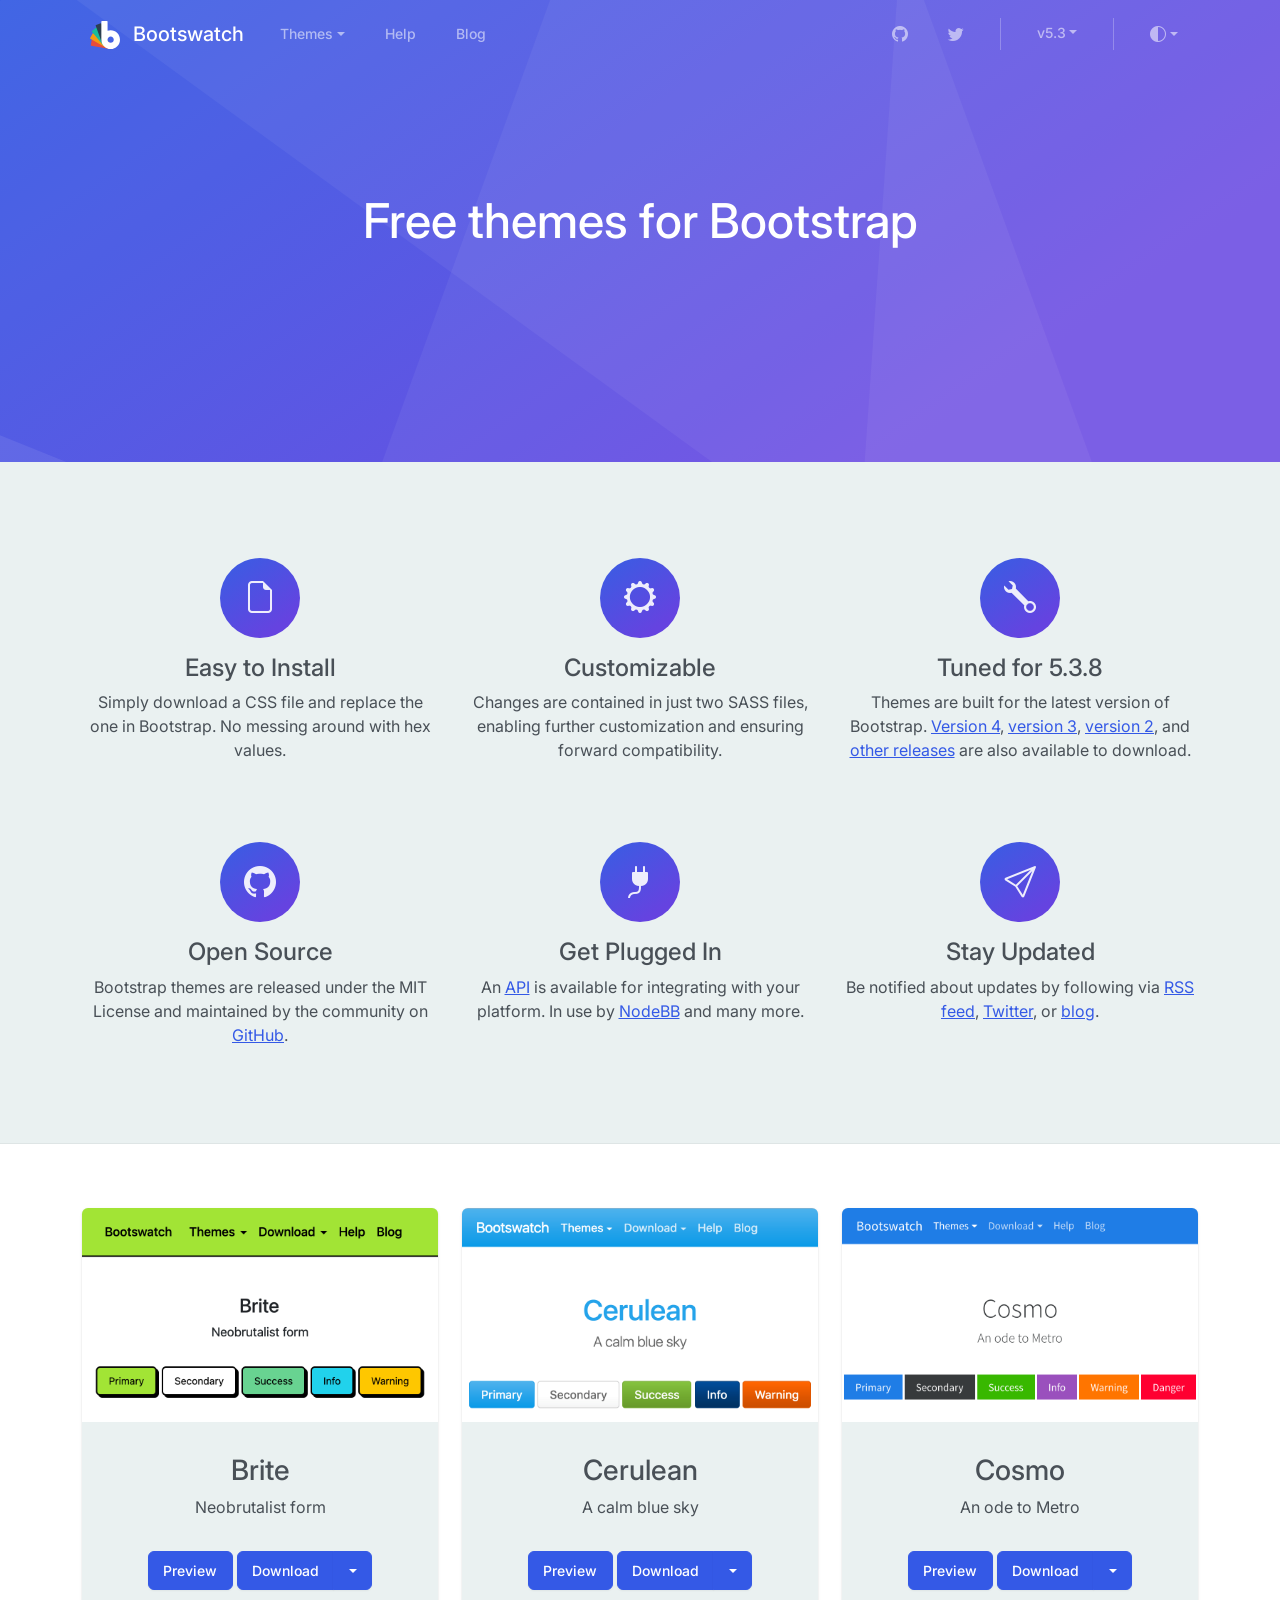
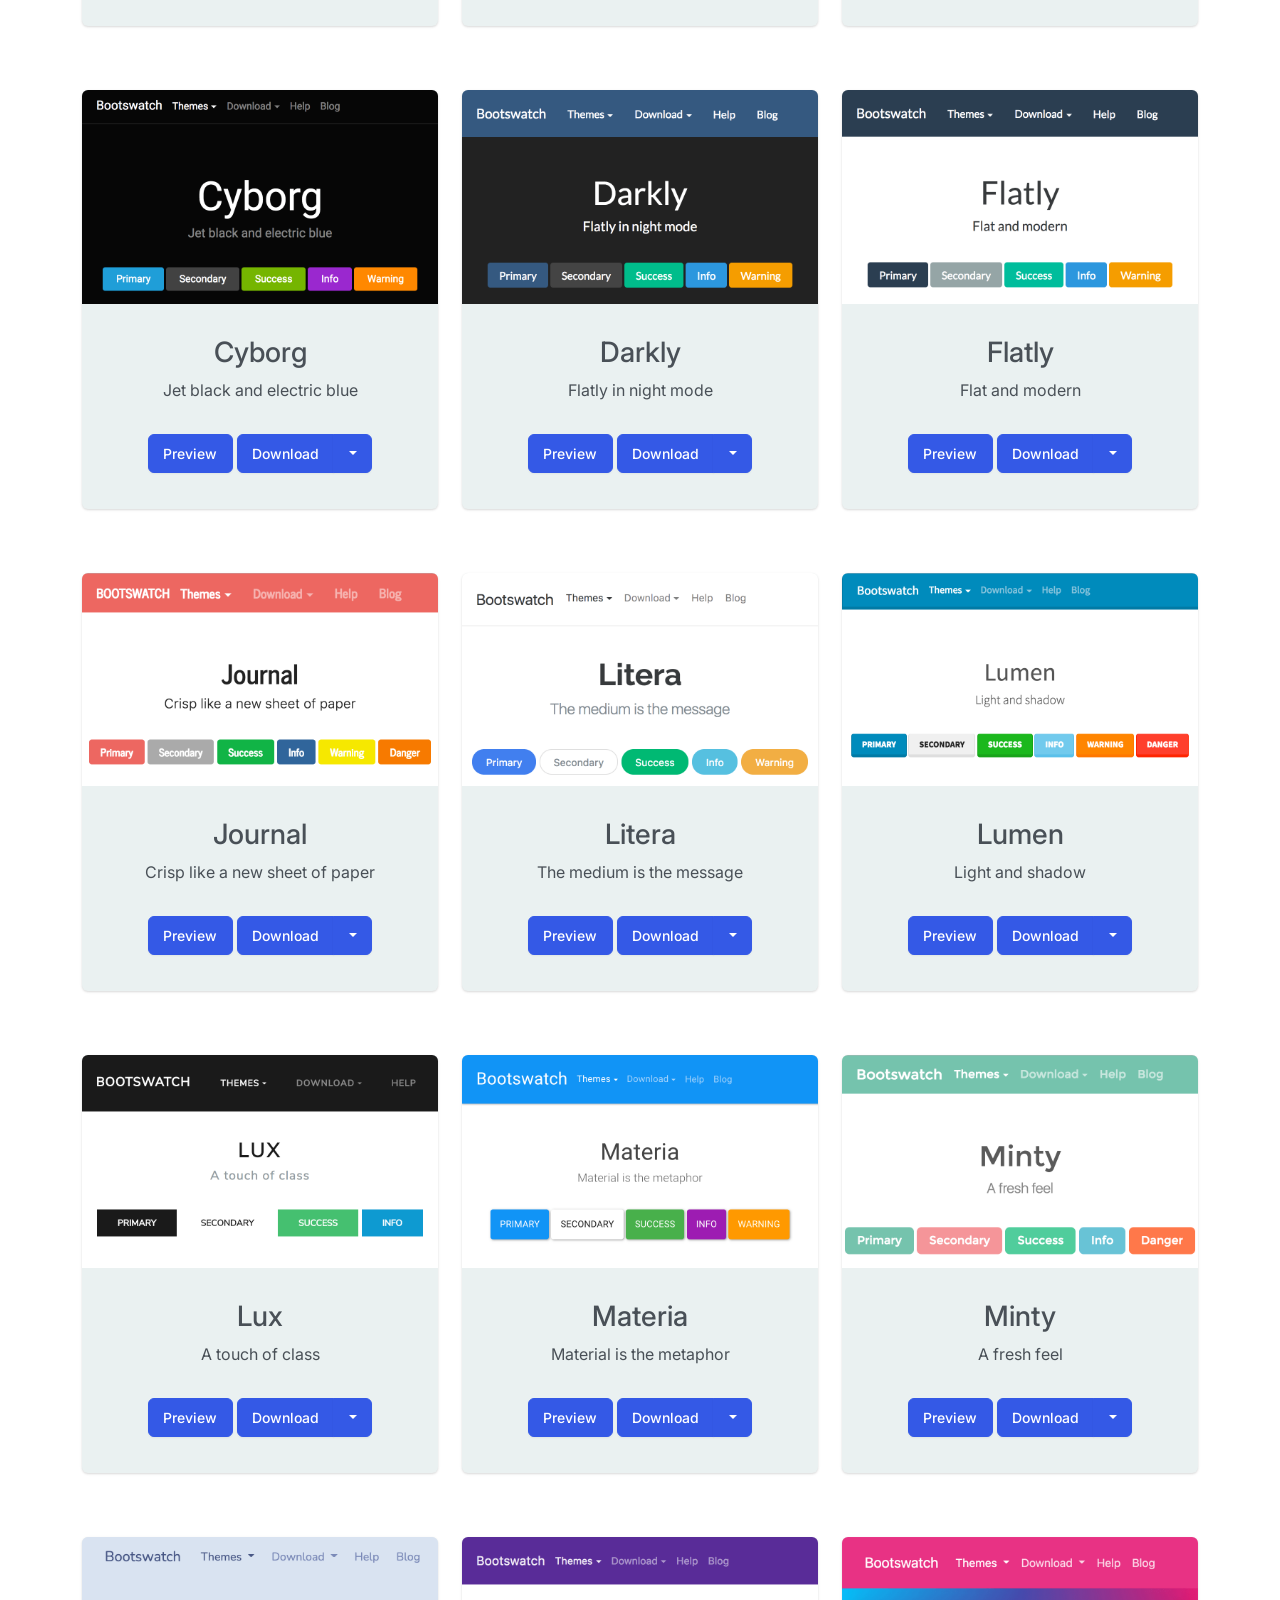
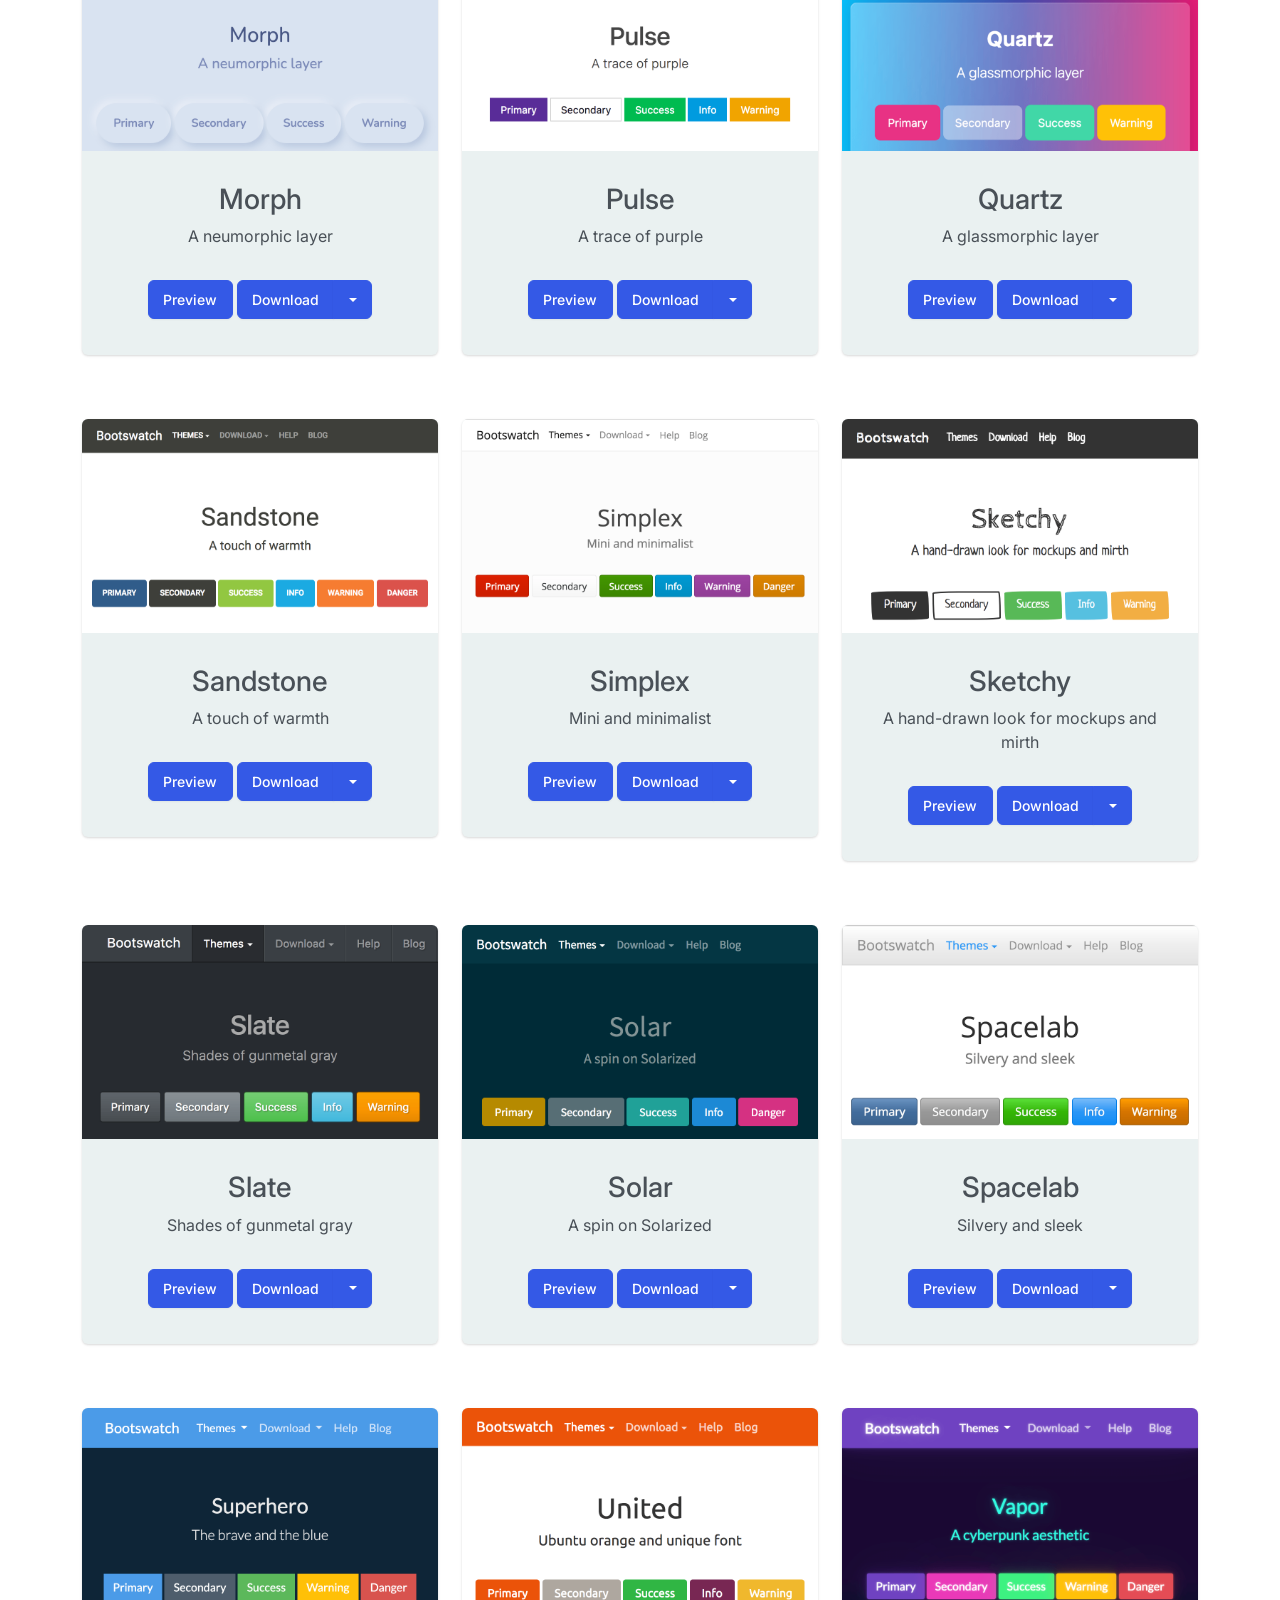
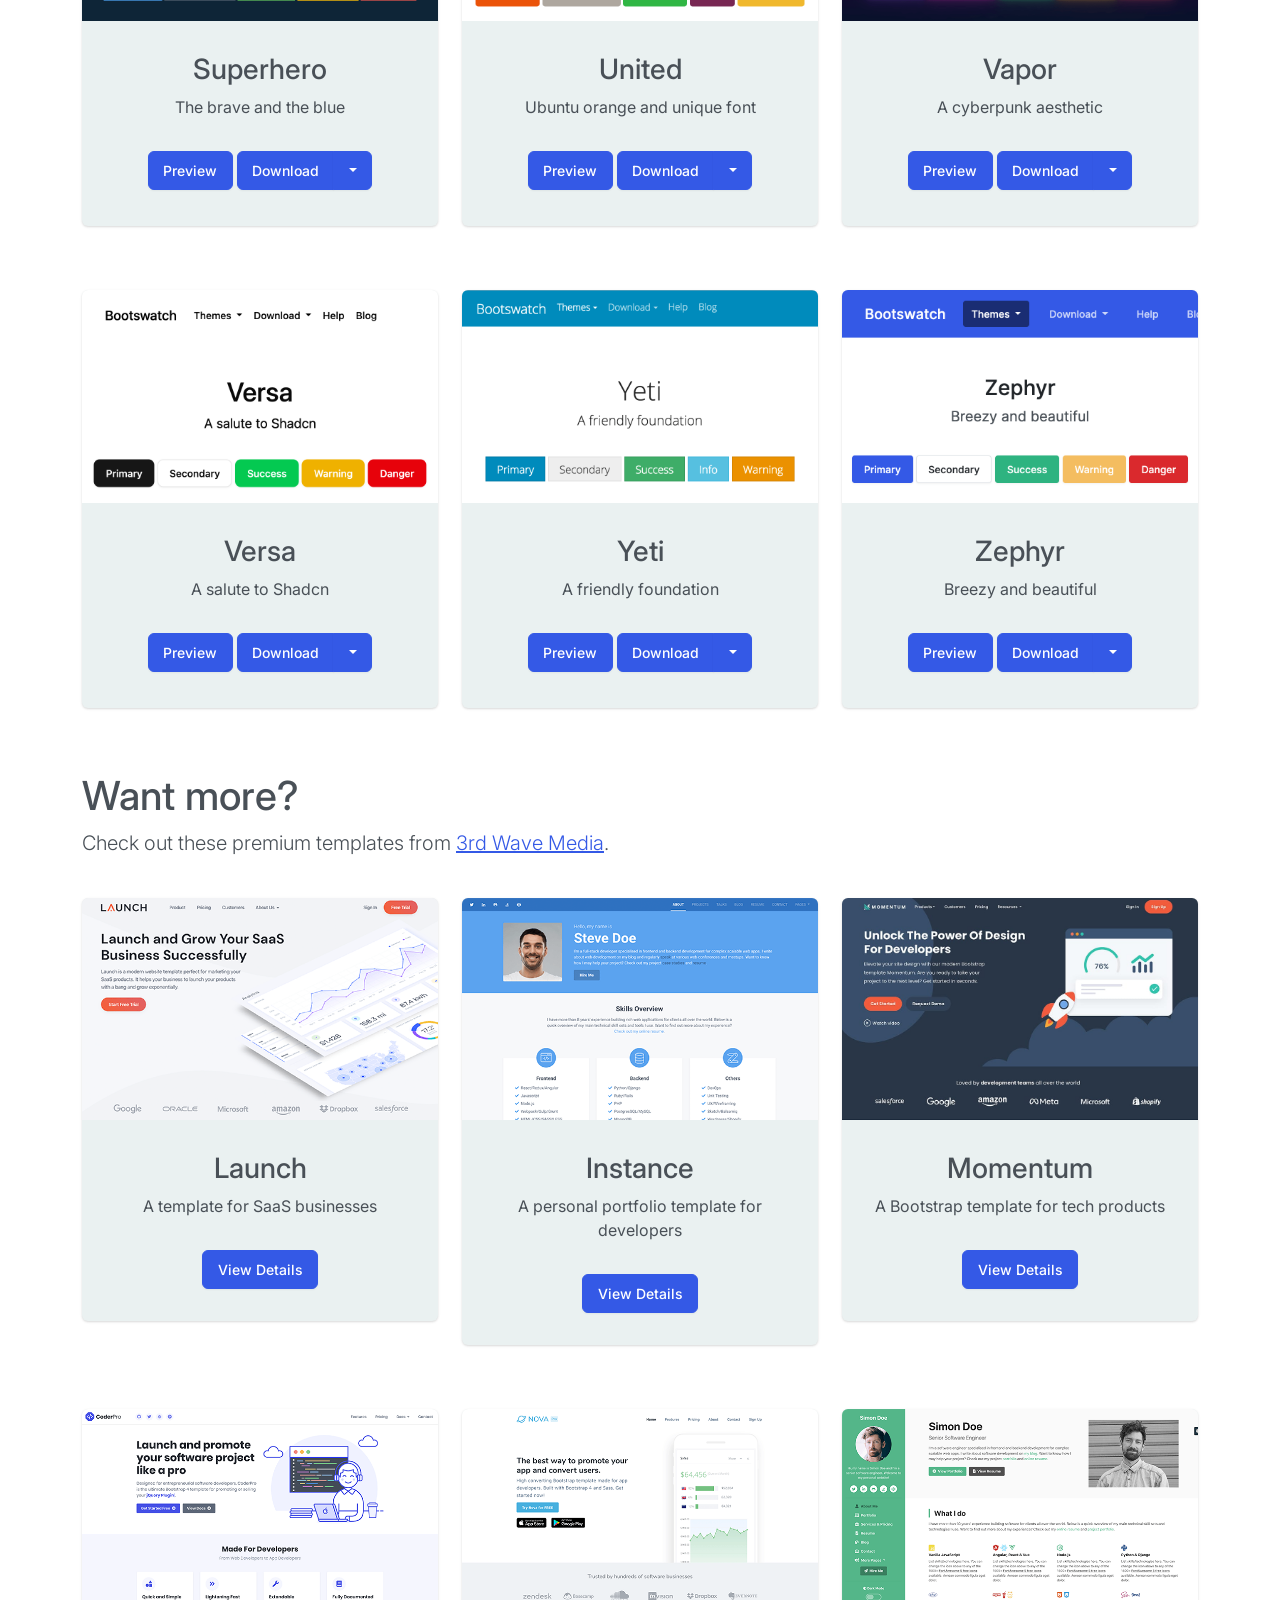
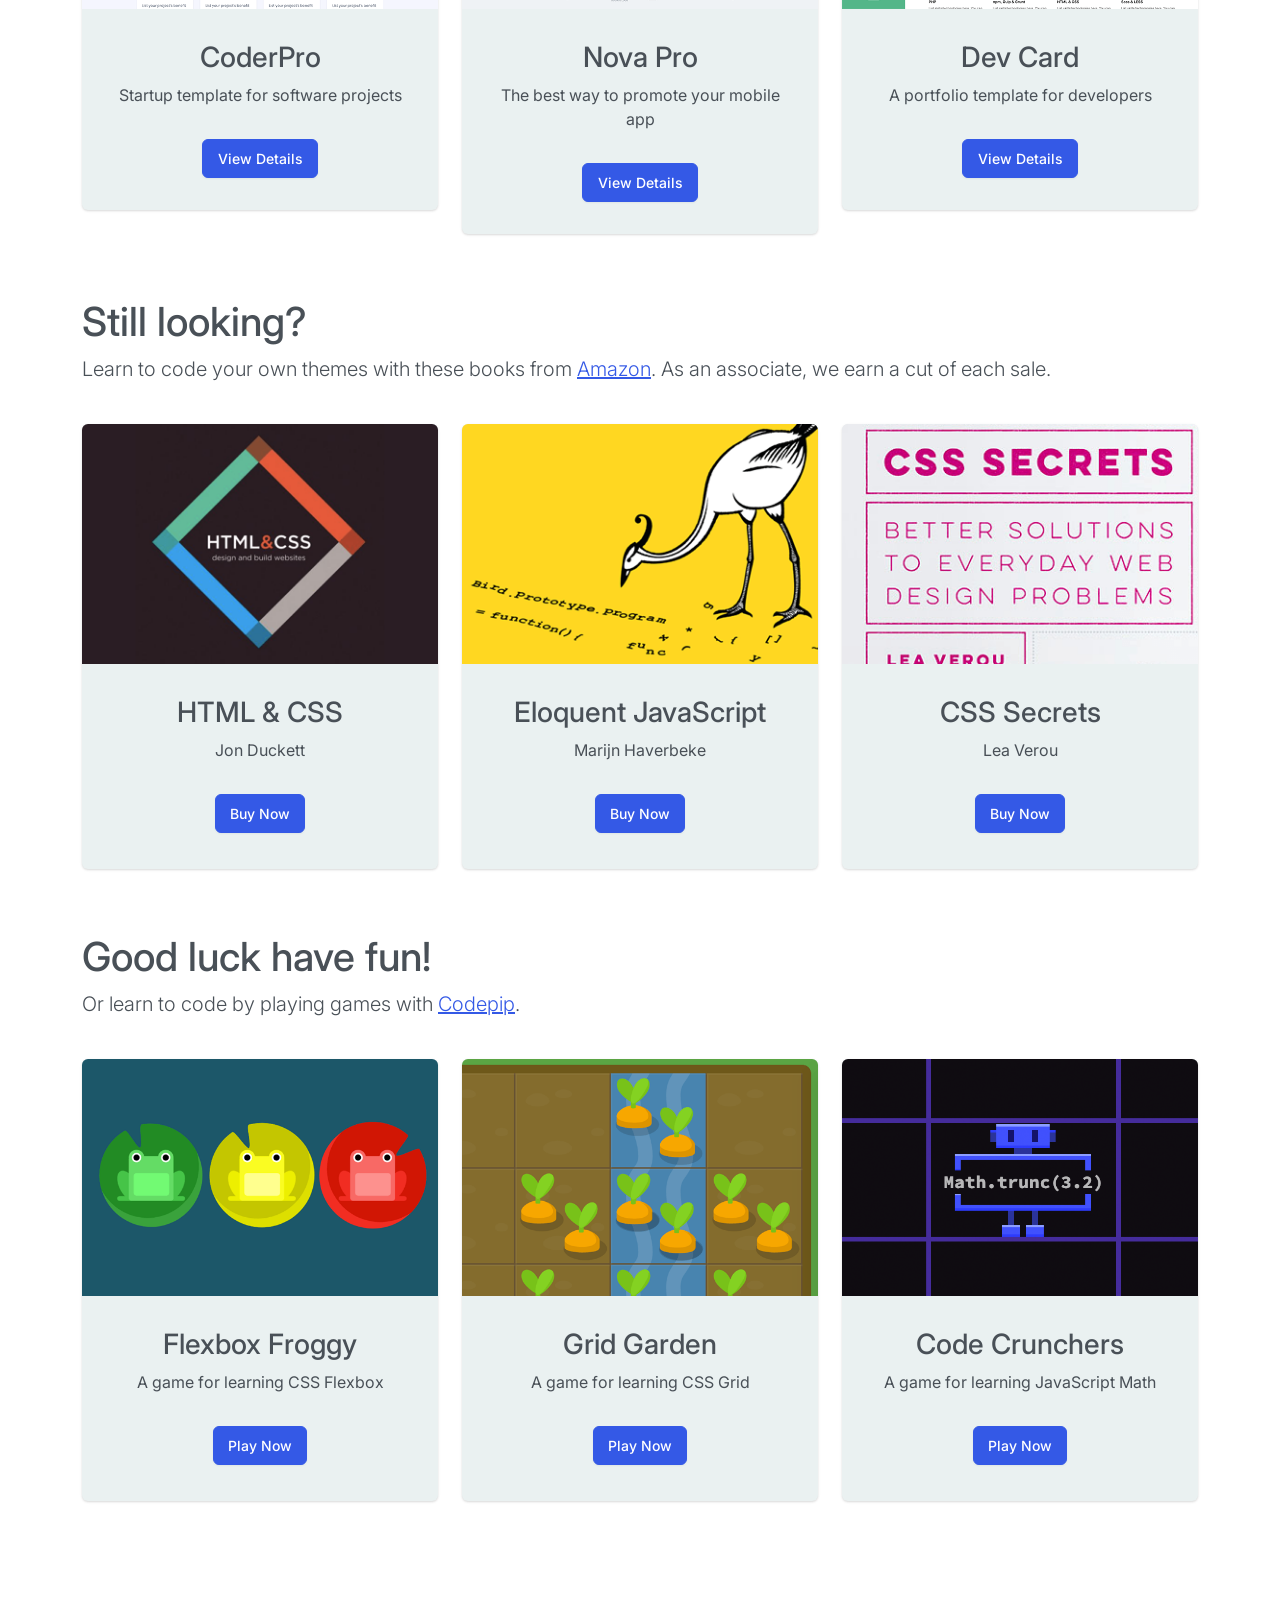
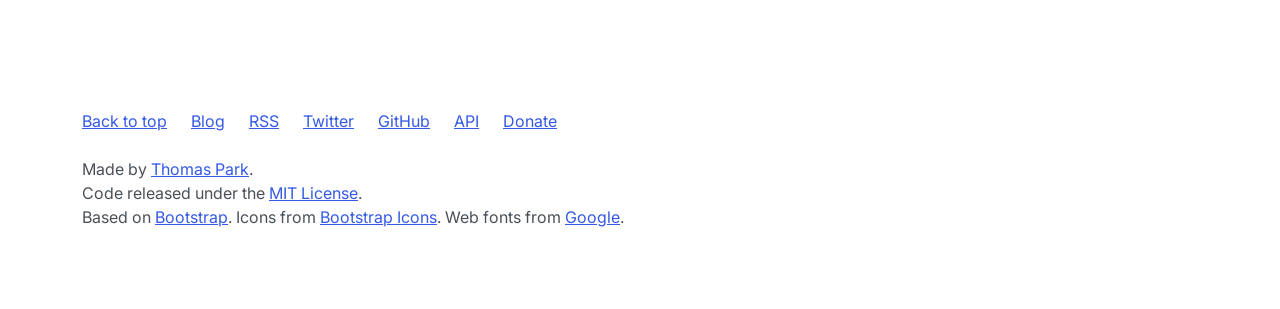
<file: bootswatch-5.3.8/docs/index.html>
<!DOCTYPE html>
<html lang="en">
  <head>
    <meta charset="utf-8">
    <title>Bootswatch: Free themes for Bootstrap</title>
    <meta name="viewport" content="width=device-width, initial-scale=1">
    <link rel="stylesheet" href="./5/zephyr/bootstrap.css">
    <link rel="stylesheet" href="./_vendor/bootstrap-icons/font/bootstrap-icons.min.css">
    <link rel="stylesheet" href="./_assets/css/custom.min.css">
    <!-- Global Site Tag (gtag.js) - Google Analytics -->
    <script async src="https://www.googletagmanager.com/gtag/js?id=G-KGDJBEFF3W"></script>
    <script>
      window.dataLayer = window.dataLayer || [];
      function gtag(){dataLayer.push(arguments);}
      gtag('js', new Date());

      gtag('config', 'G-KGDJBEFF3W');
    </script>
  </head>
  <body id="home">
    <div class="navbar navbar-expand-lg fixed-top bg-primary navbar-transparent" data-bs-theme="dark">
      <div class="container">
        <a href="./" class="navbar-brand">
          <img class="d-inline-block mx-2" src="_assets/img/logo.svg" alt="" width="30" height="28">
          Bootswatch
        </a>
        <button class="navbar-toggler" type="button" data-bs-toggle="collapse" data-bs-target="#navbarResponsive" aria-controls="navbarResponsive" aria-expanded="false" aria-label="Toggle navigation">
          <span class="navbar-toggler-icon"></span>
        </button>
        <div class="collapse navbar-collapse" id="navbarResponsive">
          <ul class="navbar-nav">
            <li class="nav-item dropdown" data-bs-theme="light">
              <a class="nav-link dropdown-toggle" data-bs-toggle="dropdown" href="#" id="themes">Themes</a>
              <div class="dropdown-menu" aria-labelledby="themes">
                <a class="dropdown-item" href="./default/">Default</a>
                <div class="dropdown-divider"></div>
                <a class="dropdown-item" href="./brite/">Brite</a>
                <a class="dropdown-item" href="./cerulean/">Cerulean</a>
                <a class="dropdown-item" href="./cosmo/">Cosmo</a>
                <a class="dropdown-item" href="./cyborg/">Cyborg</a>
                <a class="dropdown-item" href="./darkly/">Darkly</a>
                <a class="dropdown-item" href="./flatly/">Flatly</a>
                <a class="dropdown-item" href="./journal/">Journal</a>
                <a class="dropdown-item" href="./litera/">Litera</a>
                <a class="dropdown-item" href="./lumen/">Lumen</a>
                <a class="dropdown-item" href="./lux/">Lux</a>
                <a class="dropdown-item" href="./materia/">Materia</a>
                <a class="dropdown-item" href="./minty/">Minty</a>
                <a class="dropdown-item" href="./morph/">Morph</a>
                <a class="dropdown-item" href="./pulse/">Pulse</a>
                <a class="dropdown-item" href="./quartz/">Quartz</a>
                <a class="dropdown-item" href="./sandstone/">Sandstone</a>
                <a class="dropdown-item" href="./simplex/">Simplex</a>
                <a class="dropdown-item" href="./sketchy/">Sketchy</a>
                <a class="dropdown-item" href="./slate/">Slate</a>
                <a class="dropdown-item" href="./solar/">Solar</a>
                <a class="dropdown-item" href="./spacelab/">Spacelab</a>
                <a class="dropdown-item" href="./superhero/">Superhero</a>
                <a class="dropdown-item" href="./united/">United</a>
                <a class="dropdown-item" href="./vapor/">Vapor</a>
                <a class="dropdown-item" href="./versa/">Versa</a>
                <a class="dropdown-item" href="./yeti/">Yeti</a>
                <a class="dropdown-item" href="./zephyr/">Zephyr</a>
              </div>
            </li>
            <li class="nav-item">
              <a class="nav-link" href="./help/">Help</a>
            </li>
            <li class="nav-item">
              <a class="nav-link" href="https://blog.bootswatch.com/">Blog</a>
            </li>
          </ul>
          <ul class="navbar-nav ms-md-auto">
            <li class="nav-item">
              <a target="_blank" rel="noopener" class="nav-link" href="https://github.com/thomaspark/bootswatch/"><i class="bi bi-github"></i><span class="d-lg-none ms-2">GitHub</span></a>
            </li>
            <li class="nav-item">
              <a target="_blank" rel="noopener" class="nav-link" href="https://twitter.com/bootswatch"><i class="bi bi-twitter"></i><span class="d-lg-none ms-2">Twitter</span></a>
            </li>
            <li class="nav-item py-2 py-lg-1 col-12 col-lg-auto">
              <div class="vr d-none d-lg-flex h-100 mx-lg-2 text-white"></div>
              <hr class="d-lg-none my-2 text-white-50">
            </li>
            <li class="nav-item dropdown" data-bs-theme="light">
              <a class="nav-link dropdown-toggle d-flex align-items-center" href="#" id="version-menu" aria-expanded="false" data-bs-toggle="dropdown" data-bs-display="static" aria-label="Toggle theme">
                <span class="d-lg-none me-2">Bootstrap </span>
                <span>v5.3</span>
              </a>
              <ul class="dropdown-menu dropdown-menu-end">
                <li>
                  <a href="https://bootswatch.com/" class="dropdown-item d-flex align-items-center justify-content-between" aria-current="true">
                    <span class="ms-2">v5.3.x</span><i class="bi bi-check"></i>
                  </a>
                </li>
                <li>
                  <a href="https://bootswatch.com/4/" class="dropdown-item d-flex align-items-center justify-content-between">
                    <span class="ms-2">v4.6.2</span>
                  </a>
                </li>
                <li>
                  <a href="https://bootswatch.com/3/" class="dropdown-item d-flex align-items-center justify-content-between">
                    <span class="ms-2">v3.4.1</span>
                  </a>
                </li>
                <li>
                  <a href="https://bootswatch.com/2/" class="dropdown-item d-flex align-items-center justify-content-between">
                    <span class="ms-2">v2.3.2</span>
                  </a>
                </li>
                <li>
                  <hr class="dropdown-divider">
                </li>
                <li>
                  <a href="https://github.com/thomaspark/bootswatch/tags" class="dropdown-item d-flex align-items-center justify-content-between">
                    <span class="ms-2">All versions</span>
                  </a>
                </li>
              </ul>
            </li>
            <li class="nav-item py-2 py-lg-1 col-12 col-lg-auto">
              <div class="vr d-none d-lg-flex h-100 mx-lg-2 text-white"></div>
              <hr class="d-lg-none my-2 text-white-50">
            </li>
            <li class="nav-item dropdown" data-bs-theme="light">
              <a class="nav-link dropdown-toggle d-flex align-items-center" href="#" id="theme-menu" aria-expanded="false" data-bs-toggle="dropdown" data-bs-display="static" aria-label="Toggle theme">
                <i class="bi bi-circle-half"></i>
                <span class="d-lg-none ms-2">Toggle theme</span>
              </a>
              <ul class="dropdown-menu dropdown-menu-end">
                <li>
                  <button type="button" class="dropdown-item d-flex align-items-center" data-bs-theme-value="light" aria-pressed="false">
                    <i class="bi bi-sun-fill"></i><span class="ms-2">Light</span>
                  </button>
                </li>
                <li>
                  <button type="button" class="dropdown-item d-flex align-items-center" data-bs-theme-value="dark" aria-pressed="true">
                    <i class="bi bi-moon-stars-fill"></i><span class="ms-2">Dark</span>
                  </button>
                </li>
              </ul>
            </li>
          </ul>
        </div>
      </div>
    </div>

    <div class="splash">
      <div class="container">
        <div class="row">
          <div class="col-lg-12">
            <h1>Free themes for Bootstrap</h1>
            <div id="social">
              <span>
                <iframe id="gh-fork" src="https://ghbtns.com/github-btn.html?user=thomaspark&repo=bootswatch&type=fork&count=true" width="110" height="30"></iframe>
                <iframe id="gh-star" src="https://ghbtns.com/github-btn.html?user=thomaspark&repo=bootswatch&type=star&count=true" width="110" height="30"></iframe>
              </span>
            </div>
            <div class="row">
              <div class="col-md-6 mx-auto">
                <div class="sponsor">
                  <script async src="https://cdn.carbonads.com/carbon.js?serve=CKYIE23N&placement=bootswatchcom" id="_carbonads_js"></script>
                </div>
              </div>
            </div>
          </div>
        </div>
      </div>
    </div>

    <div class="section-tout">
      <div class="container">
        <div class="row">
          <div class="col-lg-4 col-sm-6">
            <div class="icon"><i class="bi bi-file-earmark"></i></div>
            <h4>Easy to Install</h4>
            <p>Simply download a CSS file and replace the one in Bootstrap. No messing around with hex values.</p>
          </div>
          <div class="col-lg-4 col-sm-6">
            <div class="icon"><i class="bi bi-gear-wide"></i></div>
            <h4>Customizable</h4>
            <p>Changes are contained in just two SASS files, enabling further customization and ensuring forward compatibility.</p>
          </div>
          <div class="col-lg-4 col-sm-6">
            <div class="icon"><i class="bi bi-wrench"></i></div>
            <h4>Tuned for 5.3.8</h4>
            <p>Themes are built for the latest version of Bootstrap. <a href="4/">Version 4</a>, <a href="3/">version 3</a>, <a href="2/">version 2</a>, and <a target="_blank" rel="noopener" href="https://github.com/thomaspark/bootswatch/tags">other releases</a> are also available to download.</p>
          </div>
          <div class="col-lg-4 col-sm-6">
            <div class="icon"><i class="bi bi-github"></i></div>
            <h4>Open Source</h4>
            <p>Bootstrap themes are released under the MIT License and maintained by the community on <a target="_blank" rel="noopener" href="https://github.com/thomaspark/bootswatch">GitHub</a>.</p>
          </div>
          <div class="col-lg-4 col-sm-6">
            <div class="icon"><i class="bi bi-plug-fill"></i></div>
            <h4>Get Plugged In</h4>
            <p>An <a href="./help/#api">API</a> is available for integrating with your platform. In use by <a href="https://nodebb.org/" target="_blank" rel="noopener">NodeBB</a> and many more.</p>
          </div>
          <div class="col-lg-4 col-sm-6">
            <div class="icon"><i class="bi bi-send"></i></div>
            <h4>Stay Updated</h4>
            <p>Be notified about updates by following via <a href="https://blog.bootswatch.com/rss/">RSS feed</a>, <a href="https://twitter.com/bootswatch">Twitter</a>, or <a href="https://blog.bootswatch.com/">blog</a>.</p>
          </div>
        </div>
      </div>
    </div>

    <div class="section-preview">
      <div class="container">
        <div class="row">
          <div class="col-lg-4 col-sm-6">
            <div class="card preview">
              <div class="image">
                <a href="brite/">
                  <img src="brite/thumbnail.png" alt="Brite" width="350" height="210" loading="lazy">
                </a>
              </div>
              <div class="options">
                <h3>Brite</h3>
                <p>Neobrutalist form</p>
                <div class="btn-group"><a class="btn btn-primary" href="brite/">Preview</a></div>
                <div class="btn-group">
                  <a class="btn btn-primary" href="5/brite/bootstrap.min.css" onclick="gtag('event', 'download', {'event_category': 'brite', 'event_label': 'bootstrap.min.css'});" download>Download</a>
                  <a class="btn btn-primary dropdown-toggle" data-bs-toggle="dropdown" href="#"></a>
                  <div class="dropdown-menu">
                    <a class="dropdown-item" href="5/brite/bootstrap.css" onclick="gtag('event', 'download', {'event_category': 'brite', 'event_label': 'bootstrap.css'});" download>bootstrap.css</a>
                    <a class="dropdown-item" href="5/brite/bootstrap.min.css" onclick="gtag('event', 'download', {'event_category': 'brite', 'event_label': 'bootstrap.min.css'});" download>bootstrap.min.css</a>
                    <div class="dropdown-divider"></div>
                    <a class="dropdown-item" href="5/brite/bootstrap.rtl.css" onclick="gtag('event', 'download', {'event_category': 'brite', 'event_label': 'bootstrap.rtl.css'});" download>bootstrap.rtl.css</a>
                    <a class="dropdown-item" href="5/brite/bootstrap.rtl.min.css" onclick="gtag('event', 'download', {'event_category': 'brite', 'event_label': 'bootstrap.rtl.min.css'});" download>bootstrap.rtl.min.css</a>
                    <div class="dropdown-divider"></div>
                    <a class="dropdown-item" href="5/brite/_variables.scss" onclick="gtag('event', 'download', {'event_category': 'brite', 'event_label': '_variables.scss'});" download>_variables.scss</a>
                    <a class="dropdown-item" href="5/brite/_bootswatch.scss" onclick="gtag('event', 'download', {'event_category': 'brite', 'event_label': '_bootswatch.scss'});" download>_bootswatch.scss</a>
                  </div>
                </div>
              </div>
            </div>
          </div>

          <div class="col-lg-4 col-sm-6">
            <div class="card preview">
              <div class="image">
                <a href="cerulean/">
                  <img src="cerulean/thumbnail.png" alt="Cerulean" width="350" height="210" loading="lazy">
                </a>
              </div>
              <div class="options">
                <h3>Cerulean</h3>
                <p>A calm blue sky</p>
                <div class="btn-group"><a class="btn btn-primary" href="cerulean/">Preview</a></div>
                <div class="btn-group">
                  <a class="btn btn-primary" href="5/cerulean/bootstrap.min.css" onclick="gtag('event', 'download', {'event_category': 'cerulean', 'event_label': 'bootstrap.min.css'});" download>Download</a>
                  <a class="btn btn-primary dropdown-toggle" data-bs-toggle="dropdown" href="#"></a>
                  <div class="dropdown-menu">
                    <a class="dropdown-item" href="5/cerulean/bootstrap.css" onclick="gtag('event', 'download', {'event_category': 'cerulean', 'event_label': 'bootstrap.css'});" download>bootstrap.css</a>
                    <a class="dropdown-item" href="5/cerulean/bootstrap.min.css" onclick="gtag('event', 'download', {'event_category': 'cerulean', 'event_label': 'bootstrap.min.css'});" download>bootstrap.min.css</a>
                    <div class="dropdown-divider"></div>
                    <a class="dropdown-item" href="5/cerulean/bootstrap.rtl.css" onclick="gtag('event', 'download', {'event_category': 'cerulean', 'event_label': 'bootstrap.rtl.css'});" download>bootstrap.rtl.css</a>
                    <a class="dropdown-item" href="5/cerulean/bootstrap.rtl.min.css" onclick="gtag('event', 'download', {'event_category': 'cerulean', 'event_label': 'bootstrap.rtl.min.css'});" download>bootstrap.rtl.min.css</a>
                    <div class="dropdown-divider"></div>
                    <a class="dropdown-item" href="5/cerulean/_variables.scss" onclick="gtag('event', 'download', {'event_category': 'cerulean', 'event_label': '_variables.scss'});" download>_variables.scss</a>
                    <a class="dropdown-item" href="5/cerulean/_bootswatch.scss" onclick="gtag('event', 'download', {'event_category': 'cerulean', 'event_label': '_bootswatch.scss'});" download>_bootswatch.scss</a>
                  </div>
                </div>
              </div>
            </div>
          </div>

          <div class="col-lg-4 col-sm-6">
            <div class="card preview">
              <div class="image">
                <a href="cosmo/">
                  <img src="cosmo/thumbnail.png" alt="Cosmo" width="350" height="210" loading="lazy">
                </a>
              </div>
              <div class="options">
                <h3>Cosmo</h3>
                <p>An ode to Metro</p>
                <div class="btn-group"><a class="btn btn-primary" href="cosmo/">Preview</a></div>
                <div class="btn-group">
                  <a class="btn btn-primary" href="5/cosmo/bootstrap.min.css" onclick="gtag('event', 'download', {'event_category': 'cosmo', 'event_label': 'bootstrap.min.css'});" download>Download</a>
                  <a class="btn btn-primary dropdown-toggle" data-bs-toggle="dropdown" href="#"></a>
                  <div class="dropdown-menu">
                    <a class="dropdown-item" href="5/cosmo/bootstrap.css" onclick="gtag('event', 'download', {'event_category': 'cosmo', 'event_label': 'bootstrap.css'});" download>bootstrap.css</a>
                    <a class="dropdown-item" href="5/cosmo/bootstrap.min.css" onclick="gtag('event', 'download', {'event_category': 'cosmo', 'event_label': 'bootstrap.min.css'});" download>bootstrap.min.css</a>
                    <div class="dropdown-divider"></div>
                    <a class="dropdown-item" href="5/cosmo/bootstrap.rtl.css" onclick="gtag('event', 'download', {'event_category': 'cosmo', 'event_label': 'bootstrap.rtl.css'});" download>bootstrap.rtl.css</a>
                    <a class="dropdown-item" href="5/cosmo/bootstrap.rtl.min.css" onclick="gtag('event', 'download', {'event_category': 'cosmo', 'event_label': 'bootstrap.rtl.min.css'});" download>bootstrap.rtl.min.css</a>
                    <div class="dropdown-divider"></div>
                    <a class="dropdown-item" href="5/cosmo/_variables.scss" onclick="gtag('event', 'download', {'event_category': 'cosmo', 'event_label': '_variables.scss'});" download>_variables.scss</a>
                    <a class="dropdown-item" href="5/cosmo/_bootswatch.scss" onclick="gtag('event', 'download', {'event_category': 'cosmo', 'event_label': '_bootswatch.scss'});" download>_bootswatch.scss</a>
                  </div>
                </div>
              </div>
            </div>
          </div>

          <div class="col-lg-4 col-sm-6">
            <div class="card preview">
              <div class="image">
                <a href="cyborg/">
                  <img src="cyborg/thumbnail.png" alt="Cyborg" width="350" height="210" loading="lazy">
                </a>
              </div>
              <div class="options">
                <h3>Cyborg</h3>
                <p>Jet black and electric blue</p>
                <div class="btn-group"><a class="btn btn-primary" href="cyborg/">Preview</a></div>
                <div class="btn-group">
                  <a class="btn btn-primary" href="5/cyborg/bootstrap.min.css" onclick="gtag('event', 'download', {'event_category': 'cyborg', 'event_label': 'bootstrap.min.css'});" download>Download</a>
                  <a class="btn btn-primary dropdown-toggle" data-bs-toggle="dropdown" href="#"></a>
                  <div class="dropdown-menu">
                    <a class="dropdown-item" href="5/cyborg/bootstrap.css" onclick="gtag('event', 'download', {'event_category': 'cyborg', 'event_label': 'bootstrap.css'});" download>bootstrap.css</a>
                    <a class="dropdown-item" href="5/cyborg/bootstrap.min.css" onclick="gtag('event', 'download', {'event_category': 'cyborg', 'event_label': 'bootstrap.min.css'});" download>bootstrap.min.css</a>
                    <div class="dropdown-divider"></div>
                    <a class="dropdown-item" href="5/cyborg/bootstrap.rtl.css" onclick="gtag('event', 'download', {'event_category': 'cyborg', 'event_label': 'bootstrap.rtl.css'});" download>bootstrap.rtl.css</a>
                    <a class="dropdown-item" href="5/cyborg/bootstrap.rtl.min.css" onclick="gtag('event', 'download', {'event_category': 'cyborg', 'event_label': 'bootstrap.rtl.min.css'});" download>bootstrap.rtl.min.css</a>
                    <div class="dropdown-divider"></div>
                    <a class="dropdown-item" href="5/cyborg/_variables.scss" onclick="gtag('event', 'download', {'event_category': 'cyborg', 'event_label': '_variables.scss'});" download>_variables.scss</a>
                    <a class="dropdown-item" href="5/cyborg/_bootswatch.scss" onclick="gtag('event', 'download', {'event_category': 'cyborg', 'event_label': '_bootswatch.scss'});" download>_bootswatch.scss</a>
                  </div>
                </div>
              </div>
            </div>
          </div>

          <div class="col-lg-4 col-sm-6">
            <div class="card preview">
              <div class="image">
                <a href="darkly/">
                  <img src="darkly/thumbnail.png" alt="Darkly" width="350" height="210" loading="lazy">
                </a>
              </div>
              <div class="options">
                <h3>Darkly</h3>
                <p>Flatly in night mode</p>
                <div class="btn-group"><a class="btn btn-primary" href="darkly/">Preview</a></div>
                <div class="btn-group">
                  <a class="btn btn-primary" href="5/darkly/bootstrap.min.css" onclick="gtag('event', 'download', {'event_category': 'darkly', 'event_label': 'bootstrap.min.css'});" download>Download</a>
                  <a class="btn btn-primary dropdown-toggle" data-bs-toggle="dropdown" href="#"></a>
                  <div class="dropdown-menu">
                    <a class="dropdown-item" href="5/darkly/bootstrap.css" onclick="gtag('event', 'download', {'event_category': 'darkly', 'event_label': 'bootstrap.css'});" download>bootstrap.css</a>
                    <a class="dropdown-item" href="5/darkly/bootstrap.min.css" onclick="gtag('event', 'download', {'event_category': 'darkly', 'event_label': 'bootstrap.min.css'});" download>bootstrap.min.css</a>
                    <div class="dropdown-divider"></div>
                    <a class="dropdown-item" href="5/darkly/bootstrap.rtl.css" onclick="gtag('event', 'download', {'event_category': 'darkly', 'event_label': 'bootstrap.rtl.css'});" download>bootstrap.rtl.css</a>
                    <a class="dropdown-item" href="5/darkly/bootstrap.rtl.min.css" onclick="gtag('event', 'download', {'event_category': 'darkly', 'event_label': 'bootstrap.rtl.min.css'});" download>bootstrap.rtl.min.css</a>
                    <div class="dropdown-divider"></div>
                    <a class="dropdown-item" href="5/darkly/_variables.scss" onclick="gtag('event', 'download', {'event_category': 'darkly', 'event_label': '_variables.scss'});" download>_variables.scss</a>
                    <a class="dropdown-item" href="5/darkly/_bootswatch.scss" onclick="gtag('event', 'download', {'event_category': 'darkly', 'event_label': '_bootswatch.scss'});" download>_bootswatch.scss</a>
                  </div>
                </div>
              </div>
            </div>
          </div>

          <div class="col-lg-4 col-sm-6">
            <div class="card preview">
              <div class="image">
                <a href="flatly/">
                  <img src="flatly/thumbnail.png" alt="Flatly" width="350" height="210" loading="lazy">
                </a>
              </div>
              <div class="options">
                <h3>Flatly</h3>
                <p>Flat and modern</p>
                <div class="btn-group"><a class="btn btn-primary" href="flatly/">Preview</a></div>
                <div class="btn-group">
                  <a class="btn btn-primary" href="5/flatly/bootstrap.min.css" onclick="gtag('event', 'download', {'event_category': 'flatly', 'event_label': 'bootstrap.min.css'});" download>Download</a>
                  <a class="btn btn-primary dropdown-toggle" data-bs-toggle="dropdown" href="#"></a>
                  <div class="dropdown-menu">
                    <a class="dropdown-item" href="5/flatly/bootstrap.min.css" onclick="gtag('event', 'download', {'event_category': 'flatly', 'event_label': 'bootstrap.min.css'});" download>bootstrap.min.css</a>
                    <div class="dropdown-divider"></div>
                    <a class="dropdown-item" href="5/flatly/bootstrap.css" onclick="gtag('event', 'download', {'event_category': 'flatly', 'event_label': 'bootstrap.css'});" download>bootstrap.css</a>
                    <div class="dropdown-divider"></div>
                    <a class="dropdown-item" href="5/flatly/_variables.scss" onclick="gtag('event', 'download', {'event_category': 'flatly', 'event_label': '_variables.scss'});" download>_variables.scss</a>
                    <a class="dropdown-item" href="5/flatly/_bootswatch.scss" onclick="gtag('event', 'download', {'event_category': 'flatly', 'event_label': '_bootswatch.scss'});" download>_bootswatch.scss</a>
                  </div>
                </div>
              </div>
            </div>
          </div>

          <div class="col-lg-4 col-sm-6">
            <div class="card preview">
              <div class="image">
                <a href="journal/">
                  <img src="journal/thumbnail.png" alt="Journal" width="350" height="210" loading="lazy">
                </a>
              </div>
              <div class="options">
                <h3>Journal</h3>
                <p>Crisp like a new sheet of paper</p>
                <div class="btn-group"><a class="btn btn-primary" href="journal/">Preview</a></div>
                <div class="btn-group">
                  <a class="btn btn-primary" href="5/journal/bootstrap.min.css" onclick="gtag('event', 'download', {'event_category': 'journal', 'event_label': 'bootstrap.min.css'});" download>Download</a>
                  <a class="btn btn-primary dropdown-toggle" data-bs-toggle="dropdown" href="#"></a>
                  <div class="dropdown-menu">
                    <a class="dropdown-item" href="5/journal/bootstrap.css" onclick="gtag('event', 'download', {'event_category': 'journal', 'event_label': 'bootstrap.css'});" download>bootstrap.css</a>
                    <a class="dropdown-item" href="5/journal/bootstrap.min.css" onclick="gtag('event', 'download', {'event_category': 'journal', 'event_label': 'bootstrap.min.css'});" download>bootstrap.min.css</a>
                    <div class="dropdown-divider"></div>
                    <a class="dropdown-item" href="5/journal/bootstrap.rtl.css" onclick="gtag('event', 'download', {'event_category': 'journal', 'event_label': 'bootstrap.rtl.css'});" download>bootstrap.rtl.css</a>
                    <a class="dropdown-item" href="5/journal/bootstrap.rtl.min.css" onclick="gtag('event', 'download', {'event_category': 'journal', 'event_label': 'bootstrap.rtl.min.css'});" download>bootstrap.rtl.min.css</a>
                    <div class="dropdown-divider"></div>
                    <a class="dropdown-item" href="5/journal/_variables.scss" onclick="gtag('event', 'download', {'event_category': 'journal', 'event_label': '_variables.scss'});" download>_variables.scss</a>
                    <a class="dropdown-item" href="5/journal/_bootswatch.scss" onclick="gtag('event', 'download', {'event_category': 'journal', 'event_label': '_bootswatch.scss'});" download>_bootswatch.scss</a>
                  </div>
                </div>
              </div>
            </div>
          </div>

          <div class="col-lg-4 col-sm-6">
            <div class="card preview">
              <div class="image">
                <a href="litera/">
                  <img src="litera/thumbnail.png" alt="Litera" width="350" height="210" loading="lazy">
                </a>
              </div>
              <div class="options">
                <h3>Litera</h3>
                <p>The medium is the message</p>
                <div class="btn-group"><a class="btn btn-primary" href="litera/">Preview</a></div>
                <div class="btn-group">
                  <a class="btn btn-primary" href="5/litera/bootstrap.min.css" onclick="gtag('event', 'download', {'event_category': 'litera', 'event_label': 'bootstrap.min.css'});" download>Download</a>
                  <a class="btn btn-primary dropdown-toggle" data-bs-toggle="dropdown" href="#"></a>
                  <div class="dropdown-menu">
                    <a class="dropdown-item" href="5/litera/bootstrap.css" onclick="gtag('event', 'download', {'event_category': 'litera', 'event_label': 'bootstrap.css'});" download>bootstrap.css</a>
                    <a class="dropdown-item" href="5/litera/bootstrap.min.css" onclick="gtag('event', 'download', {'event_category': 'litera', 'event_label': 'bootstrap.min.css'});" download>bootstrap.min.css</a>
                    <div class="dropdown-divider"></div>
                    <a class="dropdown-item" href="5/litera/bootstrap.rtl.css" onclick="gtag('event', 'download', {'event_category': 'litera', 'event_label': 'bootstrap.rtl.css'});" download>bootstrap.rtl.css</a>
                    <a class="dropdown-item" href="5/litera/bootstrap.rtl.min.css" onclick="gtag('event', 'download', {'event_category': 'litera', 'event_label': 'bootstrap.rtl.min.css'});" download>bootstrap.rtl.min.css</a>
                    <div class="dropdown-divider"></div>
                    <a class="dropdown-item" href="5/litera/_variables.scss" onclick="gtag('event', 'download', {'event_category': 'litera', 'event_label': '_variables.scss'});" download>_variables.scss</a>
                    <a class="dropdown-item" href="5/litera/_bootswatch.scss" onclick="gtag('event', 'download', {'event_category': 'litera', 'event_label': '_bootswatch.scss'});" download>_bootswatch.scss</a>
                  </div>
                </div>
              </div>
            </div>
          </div>

          <div class="col-lg-4 col-sm-6">
            <div class="card preview">
              <div class="image">
                <a href="lumen/">
                  <img src="lumen/thumbnail.png" alt="Lumen" width="350" height="210" loading="lazy">
                </a>
              </div>
              <div class="options">
                <h3>Lumen</h3>
                <p>Light and shadow</p>
                <div class="btn-group"><a class="btn btn-primary" href="lumen/">Preview</a></div>
                <div class="btn-group">
                  <a class="btn btn-primary" href="5/lumen/bootstrap.min.css" onclick="gtag('event', 'download', {'event_category': 'lumen', 'event_label': 'bootstrap.min.css'});" download>Download</a>
                  <a class="btn btn-primary dropdown-toggle" data-bs-toggle="dropdown" href="#"></a>
                  <div class="dropdown-menu">
                    <a class="dropdown-item" href="5/lumen/bootstrap.css" onclick="gtag('event', 'download', {'event_category': 'lumen', 'event_label': 'bootstrap.css'});" download>bootstrap.css</a>
                    <a class="dropdown-item" href="5/lumen/bootstrap.min.css" onclick="gtag('event', 'download', {'event_category': 'lumen', 'event_label': 'bootstrap.min.css'});" download>bootstrap.min.css</a>
                    <div class="dropdown-divider"></div>
                    <a class="dropdown-item" href="5/lumen/bootstrap.rtl.css" onclick="gtag('event', 'download', {'event_category': 'lumen', 'event_label': 'bootstrap.rtl.css'});" download>bootstrap.rtl.css</a>
                    <a class="dropdown-item" href="5/lumen/bootstrap.rtl.min.css" onclick="gtag('event', 'download', {'event_category': 'lumen', 'event_label': 'bootstrap.rtl.min.css'});" download>bootstrap.rtl.min.css</a>
                    <div class="dropdown-divider"></div>
                    <a class="dropdown-item" href="5/lumen/_variables.scss" onclick="gtag('event', 'download', {'event_category': 'lumen', 'event_label': '_variables.scss'});" download>_variables.scss</a>
                    <a class="dropdown-item" href="5/lumen/_bootswatch.scss" onclick="gtag('event', 'download', {'event_category': 'lumen', 'event_label': '_bootswatch.scss'});" download>_bootswatch.scss</a>
                  </div>
                </div>
              </div>
            </div>
          </div>

          <div class="col-lg-4 col-sm-6">
            <div class="card preview">
              <div class="image">
                <a href="lux/">
                  <img src="lux/thumbnail.png" alt="Lux" width="350" height="210" loading="lazy">
                </a>
              </div>
              <div class="options">
                <h3>Lux</h3>
                <p>A touch of class</p>
                <div class="btn-group"><a class="btn btn-primary" href="lux/">Preview</a></div>
                <div class="btn-group">
                  <a class="btn btn-primary" href="5/lux/bootstrap.min.css" onclick="gtag('event', 'download', {'event_category': 'lux', 'event_label': 'bootstrap.min.css'});" download>Download</a>
                  <a class="btn btn-primary dropdown-toggle" data-bs-toggle="dropdown" href="#"></a>
                  <div class="dropdown-menu">
                    <a class="dropdown-item" href="5/lux/bootstrap.css" onclick="gtag('event', 'download', {'event_category': 'lux', 'event_label': 'bootstrap.css'});" download>bootstrap.css</a>
                    <a class="dropdown-item" href="5/lux/bootstrap.min.css" onclick="gtag('event', 'download', {'event_category': 'lux', 'event_label': 'bootstrap.min.css'});" download>bootstrap.min.css</a>
                    <div class="dropdown-divider"></div>
                    <a class="dropdown-item" href="5/lux/bootstrap.rtl.css" onclick="gtag('event', 'download', {'event_category': 'lux', 'event_label': 'bootstrap.rtl.css'});" download>bootstrap.rtl.css</a>
                    <a class="dropdown-item" href="5/lux/bootstrap.rtl.min.css" onclick="gtag('event', 'download', {'event_category': 'lux', 'event_label': 'bootstrap.rtl.min.css'});" download>bootstrap.rtl.min.css</a>
                    <div class="dropdown-divider"></div>
                    <a class="dropdown-item" href="5/lux/_variables.scss" onclick="gtag('event', 'download', {'event_category': 'lux', 'event_label': '_variables.scss'});" download>_variables.scss</a>
                    <a class="dropdown-item" href="5/lux/_bootswatch.scss" onclick="gtag('event', 'download', {'event_category': 'lux', 'event_label': '_bootswatch.scss'});" download>_bootswatch.scss</a>
                  </div>
                </div>
              </div>
            </div>
          </div>

          <div class="col-lg-4 col-sm-6">
            <div class="card preview">
              <div class="image">
                <a href="materia/">
                  <img src="materia/thumbnail.png" alt="Materia" width="350" height="210" loading="lazy">
                </a>
              </div>
              <div class="options">
                <h3>Materia</h3>
                <p>Material is the metaphor</p>
                <div class="btn-group"><a class="btn btn-primary" href="materia/">Preview</a></div>
                <div class="btn-group">
                  <a class="btn btn-primary" href="5/materia/bootstrap.min.css" onclick="gtag('event', 'download', {'event_category': 'materia', 'event_label': 'bootstrap.min.css'});" download>Download</a>
                  <a class="btn btn-primary dropdown-toggle" data-bs-toggle="dropdown" href="#"></a>
                  <div class="dropdown-menu">
                    <a class="dropdown-item" href="5/materia/bootstrap.css" onclick="gtag('event', 'download', {'event_category': 'materia', 'event_label': 'bootstrap.css'});" download>bootstrap.css</a>
                    <a class="dropdown-item" href="5/materia/bootstrap.min.css" onclick="gtag('event', 'download', {'event_category': 'materia', 'event_label': 'bootstrap.min.css'});" download>bootstrap.min.css</a>
                    <div class="dropdown-divider"></div>
                    <a class="dropdown-item" href="5/materia/bootstrap.rtl.css" onclick="gtag('event', 'download', {'event_category': 'materia', 'event_label': 'bootstrap.rtl.css'});" download>bootstrap.rtl.css</a>
                    <a class="dropdown-item" href="5/materia/bootstrap.rtl.min.css" onclick="gtag('event', 'download', {'event_category': 'materia', 'event_label': 'bootstrap.rtl.min.css'});" download>bootstrap.rtl.min.css</a>
                    <div class="dropdown-divider"></div>
                    <a class="dropdown-item" href="5/materia/_variables.scss" onclick="gtag('event', 'download', {'event_category': 'materia', 'event_label': '_variables.scss'});" download>_variables.scss</a>
                    <a class="dropdown-item" href="5/materia/_bootswatch.scss" onclick="gtag('event', 'download', {'event_category': 'materia', 'event_label': '_bootswatch.scss'});" download>_bootswatch.scss</a>
                  </div>
                </div>
              </div>
            </div>
          </div>

          <div class="col-lg-4 col-sm-6">
            <div class="card preview">
              <div class="image">
                <a href="minty/">
                  <img src="minty/thumbnail.png" alt="Minty" width="350" height="210" loading="lazy">
                </a>
              </div>
              <div class="options">
                <h3>Minty</h3>
                <p>A fresh feel</p>
                <div class="btn-group"><a class="btn btn-primary" href="minty/">Preview</a></div>
                <div class="btn-group">
                  <a class="btn btn-primary" href="5/minty/bootstrap.min.css" onclick="gtag('event', 'download', {'event_category': 'minty', 'event_label': 'bootstrap.min.css'});" download>Download</a>
                  <a class="btn btn-primary dropdown-toggle" data-bs-toggle="dropdown" href="#"></a>
                  <div class="dropdown-menu">
                    <a class="dropdown-item" href="5/minty/bootstrap.css" onclick="gtag('event', 'download', {'event_category': 'minty', 'event_label': 'bootstrap.css'});" download>bootstrap.css</a>
                    <a class="dropdown-item" href="5/minty/bootstrap.min.css" onclick="gtag('event', 'download', {'event_category': 'minty', 'event_label': 'bootstrap.min.css'});" download>bootstrap.min.css</a>
                    <div class="dropdown-divider"></div>
                    <a class="dropdown-item" href="5/minty/bootstrap.rtl.css" onclick="gtag('event', 'download', {'event_category': 'minty', 'event_label': 'bootstrap.rtl.css'});" download>bootstrap.rtl.css</a>
                    <a class="dropdown-item" href="5/minty/bootstrap.rtl.min.css" onclick="gtag('event', 'download', {'event_category': 'minty', 'event_label': 'bootstrap.rtl.min.css'});" download>bootstrap.rtl.min.css</a>
                    <div class="dropdown-divider"></div>
                    <a class="dropdown-item" href="5/minty/_variables.scss" onclick="gtag('event', 'download', {'event_category': 'minty', 'event_label': '_variables.scss'});" download>_variables.scss</a>
                    <a class="dropdown-item" href="5/minty/_bootswatch.scss" onclick="gtag('event', 'download', {'event_category': 'minty', 'event_label': '_bootswatch.scss'});" download>_bootswatch.scss</a>
                  </div>
                </div>
              </div>
            </div>
          </div>

          <div class="col-lg-4 col-sm-6">
            <div class="card preview">
              <div class="image">
                <a href="morph/">
                  <img src="morph/thumbnail.png" alt="Morph" width="350" height="210" loading="lazy">
                </a>
              </div>
              <div class="options">
                <h3>Morph</h3>
                <p>A neumorphic layer</p>
                <div class="btn-group"><a class="btn btn-primary" href="morph/">Preview</a></div>
                <div class="btn-group">
                  <a class="btn btn-primary" href="5/morph/bootstrap.min.css" onclick="gtag('event', 'download', {'event_category': 'morph', 'event_label': 'bootstrap.min.css'});" download>Download</a>
                  <a class="btn btn-primary dropdown-toggle" data-bs-toggle="dropdown" href="#"></a>
                  <div class="dropdown-menu">
                    <a class="dropdown-item" href="5/morph/bootstrap.css" onclick="gtag('event', 'download', {'event_category': 'morph', 'event_label': 'bootstrap.css'});" download>bootstrap.css</a>
                    <a class="dropdown-item" href="5/morph/bootstrap.min.css" onclick="gtag('event', 'download', {'event_category': 'morph', 'event_label': 'bootstrap.min.css'});" download>bootstrap.min.css</a>
                    <div class="dropdown-divider"></div>
                    <a class="dropdown-item" href="5/morph/bootstrap.rtl.css" onclick="gtag('event', 'download', {'event_category': 'morph', 'event_label': 'bootstrap.rtl.css'});" download>bootstrap.rtl.css</a>
                    <a class="dropdown-item" href="5/morph/bootstrap.rtl.min.css" onclick="gtag('event', 'download', {'event_category': 'morph', 'event_label': 'bootstrap.rtl.min.css'});" download>bootstrap.rtl.min.css</a>
                    <div class="dropdown-divider"></div>
                    <a class="dropdown-item" href="5/morph/_variables.scss" onclick="gtag('event', 'download', {'event_category': 'morph', 'event_label': '_variables.scss'});" download>_variables.scss</a>
                    <a class="dropdown-item" href="5/morph/_bootswatch.scss" onclick="gtag('event', 'download', {'event_category': 'morph', 'event_label': '_bootswatch.scss'});" download>_bootswatch.scss</a>
                  </div>
                </div>
              </div>
            </div>
          </div>

          <div class="col-lg-4 col-sm-6">
            <div class="card preview">
              <div class="image">
                <a href="pulse/">
                  <img src="pulse/thumbnail.png" alt="Pulse" width="350" height="210" loading="lazy">
                </a>
              </div>
              <div class="options">
                <h3>Pulse</h3>
                <p>A trace of purple</p>
                <div class="btn-group"><a class="btn btn-primary" href="pulse/">Preview</a></div>
                <div class="btn-group">
                  <a class="btn btn-primary" href="5/pulse/bootstrap.min.css" onclick="gtag('event', 'download', {'event_category': 'pulse', 'event_label': 'bootstrap.min.css'});" download>Download</a>
                  <a class="btn btn-primary dropdown-toggle" data-bs-toggle="dropdown" href="#"></a>
                  <div class="dropdown-menu">
                    <a class="dropdown-item" href="5/pulse/bootstrap.css" onclick="gtag('event', 'download', {'event_category': 'pulse', 'event_label': 'bootstrap.css'});" download>bootstrap.css</a>
                    <a class="dropdown-item" href="5/pulse/bootstrap.min.css" onclick="gtag('event', 'download', {'event_category': 'pulse', 'event_label': 'bootstrap.min.css'});" download>bootstrap.min.css</a>
                    <div class="dropdown-divider"></div>
                    <a class="dropdown-item" href="5/pulse/bootstrap.rtl.css" onclick="gtag('event', 'download', {'event_category': 'pulse', 'event_label': 'bootstrap.rtl.css'});" download>bootstrap.rtl.css</a>
                    <a class="dropdown-item" href="5/pulse/bootstrap.rtl.min.css" onclick="gtag('event', 'download', {'event_category': 'pulse', 'event_label': 'bootstrap.rtl.min.css'});" download>bootstrap.rtl.min.css</a>
                    <div class="dropdown-divider"></div>
                    <a class="dropdown-item" href="5/pulse/_variables.scss" onclick="gtag('event', 'download', {'event_category': 'pulse', 'event_label': '_variables.scss'});" download>_variables.scss</a>
                    <a class="dropdown-item" href="5/pulse/_bootswatch.scss" onclick="gtag('event', 'download', {'event_category': 'pulse', 'event_label': '_bootswatch.scss'});" download>_bootswatch.scss</a>
                  </div>
                </div>
              </div>
            </div>
          </div>

          <div class="col-lg-4 col-sm-6">
            <div class="card preview">
              <div class="image">
                <a href="quartz/">
                  <img src="quartz/thumbnail.png" alt="Quartz" width="350" height="210" loading="lazy">
                </a>
              </div>
              <div class="options">
                <h3>Quartz</h3>
                <p>A glassmorphic layer</p>
                <div class="btn-group"><a class="btn btn-primary" href="quartz/">Preview</a></div>
                <div class="btn-group">
                  <a class="btn btn-primary" href="5/quartz/bootstrap.min.css" onclick="gtag('event', 'download', {'event_category': 'quartz', 'event_label': 'bootstrap.min.css'});" download>Download</a>
                  <a class="btn btn-primary dropdown-toggle" data-bs-toggle="dropdown" href="#"></a>
                  <div class="dropdown-menu">
                    <a class="dropdown-item" href="5/quartz/bootstrap.css" onclick="gtag('event', 'download', {'event_category': 'quartz', 'event_label': 'bootstrap.css'});" download>bootstrap.css</a>
                    <a class="dropdown-item" href="5/quartz/bootstrap.min.css" onclick="gtag('event', 'download', {'event_category': 'quartz', 'event_label': 'bootstrap.min.css'});" download>bootstrap.min.css</a>
                    <div class="dropdown-divider"></div>
                    <a class="dropdown-item" href="5/quartz/bootstrap.rtl.css" onclick="gtag('event', 'download', {'event_category': 'quartz', 'event_label': 'bootstrap.rtl.css'});" download>bootstrap.rtl.css</a>
                    <a class="dropdown-item" href="5/quartz/bootstrap.rtl.min.css" onclick="gtag('event', 'download', {'event_category': 'quartz', 'event_label': 'bootstrap.rtl.min.css'});" download>bootstrap.rtl.min.css</a>
                    <div class="dropdown-divider"></div>
                    <a class="dropdown-item" href="5/quartz/_variables.scss" onclick="gtag('event', 'download', {'event_category': 'quartz', 'event_label': '_variables.scss'});" download>_variables.scss</a>
                    <a class="dropdown-item" href="5/quartz/_bootswatch.scss" onclick="gtag('event', 'download', {'event_category': 'quartz', 'event_label': '_bootswatch.scss'});" download>_bootswatch.scss</a>
                  </div>
                </div>
              </div>
            </div>
          </div>

          <div class="col-lg-4 col-sm-6">
            <div class="card preview">
              <div class="image">
                <a href="sandstone/">
                  <img src="sandstone/thumbnail.png" alt="Sandstone" width="350" height="210" loading="lazy">
                </a>
              </div>
              <div class="options">
                <h3>Sandstone</h3>
                <p>A touch of warmth</p>
                <div class="btn-group"><a class="btn btn-primary" href="sandstone/">Preview</a></div>
                <div class="btn-group">
                  <a class="btn btn-primary" href="5/sandstone/bootstrap.min.css" onclick="gtag('event', 'download', {'event_category': 'sandstone', 'event_label': 'bootstrap.min.css'});" download>Download</a>
                  <a class="btn btn-primary dropdown-toggle" data-bs-toggle="dropdown" href="#"></a>
                  <div class="dropdown-menu">
                    <a class="dropdown-item" href="5/sandstone/bootstrap.css" onclick="gtag('event', 'download', {'event_category': 'sandstone', 'event_label': 'bootstrap.css'});" download>bootstrap.css</a>
                    <a class="dropdown-item" href="5/sandstone/bootstrap.min.css" onclick="gtag('event', 'download', {'event_category': 'sandstone', 'event_label': 'bootstrap.min.css'});" download>bootstrap.min.css</a>
                    <div class="dropdown-divider"></div>
                    <a class="dropdown-item" href="5/sandstone/bootstrap.rtl.css" onclick="gtag('event', 'download', {'event_category': 'sandstone', 'event_label': 'bootstrap.rtl.css'});" download>bootstrap.rtl.css</a>
                    <a class="dropdown-item" href="5/sandstone/bootstrap.rtl.min.css" onclick="gtag('event', 'download', {'event_category': 'sandstone', 'event_label': 'bootstrap.rtl.min.css'});" download>bootstrap.rtl.min.css</a>
                    <div class="dropdown-divider"></div>
                    <a class="dropdown-item" href="5/sandstone/_variables.scss" onclick="gtag('event', 'download', {'event_category': 'sandstone', 'event_label': '_variables.scss'});" download>_variables.scss</a>
                    <a class="dropdown-item" href="5/sandstone/_bootswatch.scss" onclick="gtag('event', 'download', {'event_category': 'sandstone', 'event_label': '_bootswatch.scss'});" download>_bootswatch.scss</a>
                  </div>
                </div>
              </div>
            </div>
          </div>

          <div class="col-lg-4 col-sm-6">
            <div class="card preview">
              <div class="image">
                <a href="simplex/">
                  <img src="simplex/thumbnail.png" alt="Simplex" width="350" height="210" loading="lazy">
                </a>
              </div>
              <div class="options">
                <h3>Simplex</h3>
                <p>Mini and minimalist</p>
                <div class="btn-group"><a class="btn btn-primary" href="simplex/">Preview</a></div>
                <div class="btn-group">
                  <a class="btn btn-primary" href="5/simplex/bootstrap.min.css" onclick="gtag('event', 'download', {'event_category': 'simplex', 'event_label': 'bootstrap.min.css'});" download>Download</a>
                  <a class="btn btn-primary dropdown-toggle" data-bs-toggle="dropdown" href="#"></a>
                  <div class="dropdown-menu">
                    <a class="dropdown-item" href="5/simplex/bootstrap.css" onclick="gtag('event', 'download', {'event_category': 'simplex', 'event_label': 'bootstrap.css'});" download>bootstrap.css</a>
                    <a class="dropdown-item" href="5/simplex/bootstrap.min.css" onclick="gtag('event', 'download', {'event_category': 'simplex', 'event_label': 'bootstrap.min.css'});" download>bootstrap.min.css</a>
                    <div class="dropdown-divider"></div>
                    <a class="dropdown-item" href="5/simplex/bootstrap.rtl.css" onclick="gtag('event', 'download', {'event_category': 'simplex', 'event_label': 'bootstrap.rtl.css'});" download>bootstrap.rtl.css</a>
                    <a class="dropdown-item" href="5/simplex/bootstrap.rtl.min.css" onclick="gtag('event', 'download', {'event_category': 'simplex', 'event_label': 'bootstrap.rtl.min.css'});" download>bootstrap.rtl.min.css</a>
                    <div class="dropdown-divider"></div>
                    <a class="dropdown-item" href="5/simplex/_variables.scss" onclick="gtag('event', 'download', {'event_category': 'simplex', 'event_label': '_variables.scss'});" download>_variables.scss</a>
                    <a class="dropdown-item" href="5/simplex/_bootswatch.scss" onclick="gtag('event', 'download', {'event_category': 'simplex', 'event_label': '_bootswatch.scss'});" download>_bootswatch.scss</a>
                  </div>
                </div>
              </div>
            </div>
          </div>

          <div class="col-lg-4 col-sm-6">
            <div class="card preview">
              <div class="image">
                <a href="sketchy/">
                  <img src="sketchy/thumbnail.png" alt="Sketchy" width="350" height="210" loading="lazy">
                </a>
              </div>
              <div class="options">
                <h3>Sketchy</h3>
                <p>A hand-drawn look for mockups and mirth</p>
                <div class="btn-group"><a class="btn btn-primary" href="sketchy/">Preview</a></div>
                <div class="btn-group">
                  <a class="btn btn-primary" href="5/sketchy/bootstrap.min.css" onclick="gtag('event', 'download', {'event_category': 'sketchy', 'event_label': 'bootstrap.min.css'});" download>Download</a>
                  <a class="btn btn-primary dropdown-toggle" data-bs-toggle="dropdown" href="#"></a>
                  <div class="dropdown-menu">
                    <a class="dropdown-item" href="5/sketchy/bootstrap.css" onclick="gtag('event', 'download', {'event_category': 'sketchy', 'event_label': 'bootstrap.css'});" download>bootstrap.css</a>
                    <a class="dropdown-item" href="5/sketchy/bootstrap.min.css" onclick="gtag('event', 'download', {'event_category': 'sketchy', 'event_label': 'bootstrap.min.css'});" download>bootstrap.min.css</a>
                    <div class="dropdown-divider"></div>
                    <a class="dropdown-item" href="5/sketchy/bootstrap.rtl.css" onclick="gtag('event', 'download', {'event_category': 'sketchy', 'event_label': 'bootstrap.rtl.css'});" download>bootstrap.rtl.css</a>
                    <a class="dropdown-item" href="5/sketchy/bootstrap.rtl.min.css" onclick="gtag('event', 'download', {'event_category': 'sketchy', 'event_label': 'bootstrap.rtl.min.css'});" download>bootstrap.rtl.min.css</a>
                    <div class="dropdown-divider"></div>
                    <a class="dropdown-item" href="5/sketchy/_variables.scss" onclick="gtag('event', 'download', {'event_category': 'sketchy', 'event_label': '_variables.scss'});" download>_variables.scss</a>
                    <a class="dropdown-item" href="5/sketchy/_bootswatch.scss" onclick="gtag('event', 'download', {'event_category': 'sketchy', 'event_label': '_bootswatch.scss'});" download>_bootswatch.scss</a>
                  </div>
                </div>
              </div>
            </div>
          </div>

          <div class="col-lg-4 col-sm-6">
            <div class="card preview">
              <div class="image">
                <a href="slate/">
                  <img src="slate/thumbnail.png" alt="Slate" width="350" height="210" loading="lazy">
                </a>
              </div>
              <div class="options">
                <h3>Slate</h3>
                <p>Shades of gunmetal gray</p>
                <div class="btn-group"><a class="btn btn-primary" href="slate/">Preview</a></div>
                <div class="btn-group">
                  <a class="btn btn-primary" href="5/slate/bootstrap.min.css" onclick="gtag('event', 'download', {'event_category': 'slate', 'event_label': 'bootstrap.min.css'});" download>Download</a>
                  <a class="btn btn-primary dropdown-toggle" data-bs-toggle="dropdown" href="#"></a>
                  <div class="dropdown-menu">
                    <a class="dropdown-item" href="5/slate/bootstrap.css" onclick="gtag('event', 'download', {'event_category': 'slate', 'event_label': 'bootstrap.css'});" download>bootstrap.css</a>
                    <a class="dropdown-item" href="5/slate/bootstrap.min.css" onclick="gtag('event', 'download', {'event_category': 'slate', 'event_label': 'bootstrap.min.css'});" download>bootstrap.min.css</a>
                    <div class="dropdown-divider"></div>
                    <a class="dropdown-item" href="5/slate/bootstrap.rtl.css" onclick="gtag('event', 'download', {'event_category': 'slate', 'event_label': 'bootstrap.rtl.css'});" download>bootstrap.rtl.css</a>
                    <a class="dropdown-item" href="5/slate/bootstrap.rtl.min.css" onclick="gtag('event', 'download', {'event_category': 'slate', 'event_label': 'bootstrap.rtl.min.css'});" download>bootstrap.rtl.min.css</a>
                    <div class="dropdown-divider"></div>
                    <a class="dropdown-item" href="5/slate/_variables.scss" onclick="gtag('event', 'download', {'event_category': 'slate', 'event_label': '_variables.scss'});" download>_variables.scss</a>
                    <a class="dropdown-item" href="5/slate/_bootswatch.scss" onclick="gtag('event', 'download', {'event_category': 'slate', 'event_label': '_bootswatch.scss'});" download>_bootswatch.scss</a>
                  </div>
                </div>
              </div>
            </div>
          </div>

          <div class="col-lg-4 col-sm-6">
            <div class="card preview">
              <div class="image">
                <a href="solar/">
                  <img src="solar/thumbnail.png" alt="Solar" width="350" height="210" loading="lazy">
                </a>
              </div>
              <div class="options">
                <h3>Solar</h3>
                <p>A spin on Solarized</p>
                <div class="btn-group"><a class="btn btn-primary" href="solar/">Preview</a></div>
                <div class="btn-group">
                  <a class="btn btn-primary" href="5/solar/bootstrap.min.css" onclick="gtag('event', 'download', {'event_category': 'solar', 'event_label': 'bootstrap.min.css'});" download>Download</a>
                  <a class="btn btn-primary dropdown-toggle" data-bs-toggle="dropdown" href="#"></a>
                  <div class="dropdown-menu">
                    <a class="dropdown-item" href="5/solar/bootstrap.css" onclick="gtag('event', 'download', {'event_category': 'solar', 'event_label': 'bootstrap.css'});" download>bootstrap.css</a>
                    <a class="dropdown-item" href="5/solar/bootstrap.min.css" onclick="gtag('event', 'download', {'event_category': 'solar', 'event_label': 'bootstrap.min.css'});" download>bootstrap.min.css</a>
                    <div class="dropdown-divider"></div>
                    <a class="dropdown-item" href="5/solar/bootstrap.rtl.css" onclick="gtag('event', 'download', {'event_category': 'solar', 'event_label': 'bootstrap.rtl.css'});" download>bootstrap.rtl.css</a>
                    <a class="dropdown-item" href="5/solar/bootstrap.rtl.min.css" onclick="gtag('event', 'download', {'event_category': 'solar', 'event_label': 'bootstrap.rtl.min.css'});" download>bootstrap.rtl.min.css</a>
                    <div class="dropdown-divider"></div>
                    <a class="dropdown-item" href="5/solar/_variables.scss" onclick="gtag('event', 'download', {'event_category': 'solar', 'event_label': '_variables.scss'});" download>_variables.scss</a>
                    <a class="dropdown-item" href="5/solar/_bootswatch.scss" onclick="gtag('event', 'download', {'event_category': 'solar', 'event_label': '_bootswatch.scss'});" download>_bootswatch.scss</a>
                  </div>
                </div>
              </div>
            </div>
          </div>

          <div class="col-lg-4 col-sm-6">
            <div class="card preview">
              <div class="image">
                <a href="spacelab/">
                  <img src="spacelab/thumbnail.png" alt="Spacelab" width="350" height="210" loading="lazy">
                </a>
              </div>
              <div class="options">
                <h3>Spacelab</h3>
                <p>Silvery and sleek</p>
                <div class="btn-group"><a class="btn btn-primary" href="spacelab/">Preview</a></div>
                <div class="btn-group">
                  <a class="btn btn-primary" href="5/spacelab/bootstrap.min.css" onclick="gtag('event', 'download', {'event_category': 'spacelab', 'event_label': 'bootstrap.min.css'});" download>Download</a>
                  <a class="btn btn-primary dropdown-toggle" data-bs-toggle="dropdown" href="#"></a>
                  <div class="dropdown-menu">
                    <a class="dropdown-item" href="5/spacelab/bootstrap.css" onclick="gtag('event', 'download', {'event_category': 'spacelab', 'event_label': 'bootstrap.css'});" download>bootstrap.css</a>
                    <a class="dropdown-item" href="5/spacelab/bootstrap.min.css" onclick="gtag('event', 'download', {'event_category': 'spacelab', 'event_label': 'bootstrap.min.css'});" download>bootstrap.min.css</a>
                    <div class="dropdown-divider"></div>
                    <a class="dropdown-item" href="5/spacelab/bootstrap.rtl.css" onclick="gtag('event', 'download', {'event_category': 'spacelab', 'event_label': 'bootstrap.rtl.css'});" download>bootstrap.rtl.css</a>
                    <a class="dropdown-item" href="5/spacelab/bootstrap.rtl.min.css" onclick="gtag('event', 'download', {'event_category': 'spacelab', 'event_label': 'bootstrap.rtl.min.css'});" download>bootstrap.rtl.min.css</a>
                    <div class="dropdown-divider"></div>
                    <a class="dropdown-item" href="5/spacelab/_variables.scss" onclick="gtag('event', 'download', {'event_category': 'spacelab', 'event_label': '_variables.scss'});" download>_variables.scss</a>
                    <a class="dropdown-item" href="5/spacelab/_bootswatch.scss" onclick="gtag('event', 'download', {'event_category': 'spacelab', 'event_label': '_bootswatch.scss'});" download>_bootswatch.scss</a>
                  </div>
                </div>
              </div>
            </div>
          </div>

          <div class="col-lg-4 col-sm-6">
            <div class="card preview">
              <div class="image">
                <a href="superhero/">
                  <img src="superhero/thumbnail.png" alt="Superhero" width="350" height="210" loading="lazy">
                </a>
              </div>
              <div class="options">
                <h3>Superhero</h3>
                <p>The brave and the blue</p>
                <div class="btn-group"><a class="btn btn-primary" href="superhero/">Preview</a></div>
                <div class="btn-group">
                  <a class="btn btn-primary" href="5/superhero/bootstrap.min.css" onclick="gtag('event', 'download', {'event_category': 'superhero', 'event_label': 'bootstrap.min.css'});" download>Download</a>
                  <a class="btn btn-primary dropdown-toggle" data-bs-toggle="dropdown" href="#"></a>
                  <div class="dropdown-menu">
                    <a class="dropdown-item" href="5/superhero/bootstrap.css" onclick="gtag('event', 'download', {'event_category': 'superhero', 'event_label': 'bootstrap.css'});" download>bootstrap.css</a>
                    <a class="dropdown-item" href="5/superhero/bootstrap.min.css" onclick="gtag('event', 'download', {'event_category': 'superhero', 'event_label': 'bootstrap.min.css'});" download>bootstrap.min.css</a>
                    <div class="dropdown-divider"></div>
                    <a class="dropdown-item" href="5/superhero/bootstrap.rtl.css" onclick="gtag('event', 'download', {'event_category': 'superhero', 'event_label': 'bootstrap.rtl.css'});" download>bootstrap.rtl.css</a>
                    <a class="dropdown-item" href="5/superhero/bootstrap.rtl.min.css" onclick="gtag('event', 'download', {'event_category': 'superhero', 'event_label': 'bootstrap.rtl.min.css'});" download>bootstrap.rtl.min.css</a>
                    <div class="dropdown-divider"></div>
                    <a class="dropdown-item" href="5/superhero/_variables.scss" onclick="gtag('event', 'download', {'event_category': 'superhero', 'event_label': '_variables.scss'});" download>_variables.scss</a>
                    <a class="dropdown-item" href="5/superhero/_bootswatch.scss" onclick="gtag('event', 'download', {'event_category': 'superhero', 'event_label': '_bootswatch.scss'});" download>_bootswatch.scss</a>
                  </div>
                </div>
              </div>
            </div>
          </div>

          <div class="col-lg-4 col-sm-6">
            <div class="card preview">
              <div class="image">
                <a href="united/">
                  <img src="united/thumbnail.png" alt="United" width="350" height="210" loading="lazy">
                </a>
              </div>
              <div class="options">
                <h3>United</h3>
                <p>Ubuntu orange and unique font</p>
                <div class="btn-group"><a class="btn btn-primary" href="united/">Preview</a></div>
                <div class="btn-group">
                  <a class="btn btn-primary" href="5/united/bootstrap.min.css" onclick="gtag('event', 'download', {'event_category': 'united', 'event_label': 'bootstrap.min.css'});" download>Download</a>
                  <a class="btn btn-primary dropdown-toggle" data-bs-toggle="dropdown" href="#"></a>
                  <div class="dropdown-menu">
                    <a class="dropdown-item" href="5/united/bootstrap.css" onclick="gtag('event', 'download', {'event_category': 'united', 'event_label': 'bootstrap.css'});" download>bootstrap.css</a>
                    <a class="dropdown-item" href="5/united/bootstrap.min.css" onclick="gtag('event', 'download', {'event_category': 'united', 'event_label': 'bootstrap.min.css'});" download>bootstrap.min.css</a>
                    <div class="dropdown-divider"></div>
                    <a class="dropdown-item" href="5/united/bootstrap.rtl.css" onclick="gtag('event', 'download', {'event_category': 'united', 'event_label': 'bootstrap.rtl.css'});" download>bootstrap.rtl.css</a>
                    <a class="dropdown-item" href="5/united/bootstrap.rtl.min.css" onclick="gtag('event', 'download', {'event_category': 'united', 'event_label': 'bootstrap.rtl.min.css'});" download>bootstrap.rtl.min.css</a>
                    <div class="dropdown-divider"></div>
                    <a class="dropdown-item" href="5/united/_variables.scss" onclick="gtag('event', 'download', {'event_category': 'united', 'event_label': '_variables.scss'});" download>_variables.scss</a>
                    <a class="dropdown-item" href="5/united/_bootswatch.scss" onclick="gtag('event', 'download', {'event_category': 'united', 'event_label': '_bootswatch.scss'});" download>_bootswatch.scss</a>
                  </div>
                </div>
              </div>
            </div>
          </div>

          <div class="col-lg-4 col-sm-6">
            <div class="card preview">
              <div class="image">
                <a href="vapor/">
                  <img src="vapor/thumbnail.png" alt="Vapor" width="350" height="210" loading="lazy">
                </a>
              </div>
              <div class="options">
                <h3>Vapor</h3>
                <p>A cyberpunk aesthetic</p>
                <div class="btn-group"><a class="btn btn-primary" href="vapor/">Preview</a></div>
                <div class="btn-group">
                  <a class="btn btn-primary" href="5/vapor/bootstrap.min.css" onclick="gtag('event', 'download', {'event_category': 'vapor', 'event_label': 'bootstrap.min.css'});" download>Download</a>
                  <a class="btn btn-primary dropdown-toggle" data-bs-toggle="dropdown" href="#"></a>
                  <div class="dropdown-menu">
                    <a class="dropdown-item" href="5/vapor/bootstrap.css" onclick="gtag('event', 'download', {'event_category': 'vapor', 'event_label': 'bootstrap.css'});" download>bootstrap.css</a>
                    <a class="dropdown-item" href="5/vapor/bootstrap.min.css" onclick="gtag('event', 'download', {'event_category': 'vapor', 'event_label': 'bootstrap.min.css'});" download>bootstrap.min.css</a>
                    <div class="dropdown-divider"></div>
                    <a class="dropdown-item" href="5/vapor/bootstrap.rtl.css" onclick="gtag('event', 'download', {'event_category': 'vapor', 'event_label': 'bootstrap.rtl.css'});" download>bootstrap.rtl.css</a>
                    <a class="dropdown-item" href="5/vapor/bootstrap.rtl.min.css" onclick="gtag('event', 'download', {'event_category': 'vapor', 'event_label': 'bootstrap.rtl.min.css'});" download>bootstrap.rtl.min.css</a>
                    <div class="dropdown-divider"></div>
                    <a class="dropdown-item" href="5/vapor/_variables.scss" onclick="gtag('event', 'download', {'event_category': 'vapor', 'event_label': '_variables.scss'});" download>_variables.scss</a>
                    <a class="dropdown-item" href="5/vapor/_bootswatch.scss" onclick="gtag('event', 'download', {'event_category': 'vapor', 'event_label': '_bootswatch.scss'});" download>_bootswatch.scss</a>
                  </div>
                </div>
              </div>
            </div>
          </div>

          <div class="col-lg-4 col-sm-6">
            <div class="card preview">
              <div class="image">
                <a href="versa/">
                  <img src="versa/thumbnail.png" alt="Versa" width="350" height="210" loading="lazy">
                </a>
              </div>
              <div class="options">
                <h3>Versa</h3>
                <p>A salute to Shadcn</p>
                <div class="btn-group"><a class="btn btn-primary" href="versa/">Preview</a></div>
                <div class="btn-group">
                  <a class="btn btn-primary" href="5/versa/bootstrap.min.css" onclick="gtag('event', 'download', {'event_category': 'versa', 'event_label': 'bootstrap.min.css'});" download>Download</a>
                  <a class="btn btn-primary dropdown-toggle" data-bs-toggle="dropdown" href="#"></a>
                  <div class="dropdown-menu">
                    <a class="dropdown-item" href="5/versa/bootstrap.css" onclick="gtag('event', 'download', {'event_category': 'versa', 'event_label': 'bootstrap.css'});" download>bootstrap.css</a>
                    <a class="dropdown-item" href="5/versa/bootstrap.min.css" onclick="gtag('event', 'download', {'event_category': 'versa', 'event_label': 'bootstrap.min.css'});" download>bootstrap.min.css</a>
                    <div class="dropdown-divider"></div>
                    <a class="dropdown-item" href="5/versa/bootstrap.rtl.css" onclick="gtag('event', 'download', {'event_category': 'versa', 'event_label': 'bootstrap.rtl.css'});" download>bootstrap.rtl.css</a>
                    <a class="dropdown-item" href="5/versa/bootstrap.rtl.min.css" onclick="gtag('event', 'download', {'event_category': 'versa', 'event_label': 'bootstrap.rtl.min.css'});" download>bootstrap.rtl.min.css</a>
                    <div class="dropdown-divider"></div>
                    <a class="dropdown-item" href="5/versa/_variables.scss" onclick="gtag('event', 'download', {'event_category': 'versa', 'event_label': '_variables.scss'});" download>_variables.scss</a>
                    <a class="dropdown-item" href="5/versa/_bootswatch.scss" onclick="gtag('event', 'download', {'event_category': 'versa', 'event_label': '_bootswatch.scss'});" download>_bootswatch.scss</a>
                  </div>
                </div>
              </div>
            </div>
          </div>

          <div class="col-lg-4 col-sm-6">
            <div class="card preview">
              <div class="image">
                <a href="yeti/">
                  <img src="yeti/thumbnail.png" alt="Yeti" width="350" height="210" loading="lazy">
                </a>
              </div>
              <div class="options">
                <h3>Yeti</h3>
                <p>A friendly foundation</p>
                <div class="btn-group"><a class="btn btn-primary" href="yeti/">Preview</a></div>
                <div class="btn-group">
                  <a class="btn btn-primary" href="5/yeti/bootstrap.min.css" onclick="gtag('event', 'download', {'event_category': 'yeti', 'event_label': 'bootstrap.min.css'});" download>Download</a>
                  <a class="btn btn-primary dropdown-toggle" data-bs-toggle="dropdown" href="#"></a>
                  <div class="dropdown-menu">
                    <a class="dropdown-item" href="5/yeti/bootstrap.css" onclick="gtag('event', 'download', {'event_category': 'yeti', 'event_label': 'bootstrap.css'});" download>bootstrap.css</a>
                    <a class="dropdown-item" href="5/yeti/bootstrap.min.css" onclick="gtag('event', 'download', {'event_category': 'yeti', 'event_label': 'bootstrap.min.css'});" download>bootstrap.min.css</a>
                    <div class="dropdown-divider"></div>
                    <a class="dropdown-item" href="5/yeti/bootstrap.rtl.css" onclick="gtag('event', 'download', {'event_category': 'yeti', 'event_label': 'bootstrap.rtl.css'});" download>bootstrap.rtl.css</a>
                    <a class="dropdown-item" href="5/yeti/bootstrap.rtl.min.css" onclick="gtag('event', 'download', {'event_category': 'yeti', 'event_label': 'bootstrap.rtl.min.css'});" download>bootstrap.rtl.min.css</a>
                    <div class="dropdown-divider"></div>
                    <a class="dropdown-item" href="5/yeti/_variables.scss" onclick="gtag('event', 'download', {'event_category': 'yeti', 'event_label': '_variables.scss'});" download>_variables.scss</a>
                    <a class="dropdown-item" href="5/yeti/_bootswatch.scss" onclick="gtag('event', 'download', {'event_category': 'yeti', 'event_label': '_bootswatch.scss'});" download>_bootswatch.scss</a>
                  </div>
                </div>
              </div>
            </div>
          </div>

          <div class="col-lg-4 col-sm-6">
            <div class="card preview">
              <div class="image">
                <a href="zephyr/">
                  <img src="zephyr/thumbnail.png" alt="Zephyr" width="350" height="210" loading="lazy">
                </a>
              </div>
              <div class="options">
                <h3>Zephyr</h3>
                <p>Breezy and beautiful</p>
                <div class="btn-group"><a class="btn btn-primary" href="zephyr/">Preview</a></div>
                <div class="btn-group">
                  <a class="btn btn-primary" href="5/zephyr/bootstrap.min.css" onclick="gtag('event', 'download', {'event_category': 'zephyr', 'event_label': 'bootstrap.min.css'});" download>Download</a>
                  <a class="btn btn-primary dropdown-toggle" data-bs-toggle="dropdown" href="#"></a>
                  <div class="dropdown-menu">
                    <a class="dropdown-item" href="5/zephyr/bootstrap.css" onclick="gtag('event', 'download', {'event_category': 'zephyr', 'event_label': 'bootstrap.css'});" download>bootstrap.css</a>
                    <a class="dropdown-item" href="5/zephyr/bootstrap.min.css" onclick="gtag('event', 'download', {'event_category': 'zephyr', 'event_label': 'bootstrap.min.css'});" download>bootstrap.min.css</a>
                    <div class="dropdown-divider"></div>
                    <a class="dropdown-item" href="5/zephyr/bootstrap.rtl.css" onclick="gtag('event', 'download', {'event_category': 'zephyr', 'event_label': 'bootstrap.rtl.css'});" download>bootstrap.rtl.css</a>
                    <a class="dropdown-item" href="5/zephyr/bootstrap.rtl.min.css" onclick="gtag('event', 'download', {'event_category': 'zephyr', 'event_label': 'bootstrap.rtl.min.css'});" download>bootstrap.rtl.min.css</a>
                    <div class="dropdown-divider"></div>
                    <a class="dropdown-item" href="5/zephyr/_variables.scss" onclick="gtag('event', 'download', {'event_category': 'zephyr', 'event_label': '_variables.scss'});" download>_variables.scss</a>
                    <a class="dropdown-item" href="5/zephyr/_bootswatch.scss" onclick="gtag('event', 'download', {'event_category': 'zephyr', 'event_label': '_bootswatch.scss'});" download>_bootswatch.scss</a>
                  </div>
                </div>
              </div>
            </div>
          </div>

        </div>
      </div>

      <div class="container">
        <div class="row">
          <div class="col-lg-12">
            <h1>Want more?</h1>
            <p class="lead">Check out these premium templates from <a rel="noopener" target="_blank" href="https://gumroad.com/a/392541299" title="Marketplace for premium Bootstrap templates" onclick="gtag('event', 'outbound', {'event_category': '3rdwave', 'event_label': '3rdwave'});">3rd Wave Media</a>.</p>
          </div>

          <div class="col-lg-4 col-sm-6">
            <div class="card preview">
              <div class="image">
                <a rel="noopener" target="_blank" href="https://gumroad.com/a/392541299/iIBsVb" onclick="gtag('event', 'outbound', {'event_category': '3rdwave', 'event_label': 'launch'});">
                  <img src="_assets/img/refs/themes.3rdwavemedia.com_launch-bootstrap-template-for-saas-businesses.png" alt="Launch" width="350" height="219" loading="lazy">
                </a>
              </div>
              <div class="options">
                <h3>Launch</h3>
                <p>A template for SaaS businesses</p>
                <div>
                  <a class="btn btn-primary" rel="noopener" target="_blank" href="https://gumroad.com/a/392541299/iIBsVb" onclick="gtag('event', 'outbound', {'event_category': '3rdwave', 'event_label': 'launch'});">View Details</a>
                </div>
              </div>
            </div>
          </div>

          <div class="col-lg-4 col-sm-6">
            <div class="card preview">
              <div class="image">
                <a rel="noopener" target="_blank" href="https://gumroad.com/a/392541299/hexdK" onclick="gtag('event', 'outbound', {'event_category': '3rdwave', 'event_label': 'instance'});">
                  <img src="_assets/img/refs/themes.3rdwavemedia.com_instance-bootstrap-portfolio-template-for-developers.png" alt="Instance" width="350" height="219" loading="lazy">
                </a>
              </div>
              <div class="options">
                <h3>Instance</h3>
                <p>A personal portfolio template for developers</p>
                <div>
                  <a class="btn btn-primary" rel="noopener" target="_blank" href="https://gumroad.com/a/392541299/hexdK" onclick="gtag('event', 'outbound', {'event_category': '3rdwave', 'event_label': 'instance'});">View Details</a>
                </div>
              </div>
            </div>
          </div>

          <div class="col-lg-4 col-sm-6">
            <div class="card preview">
              <div class="image">
                <a rel="noopener" target="_blank" href="https://gumroad.com/a/392541299/crzys" onclick="gtag('event', 'outbound', {'event_category': '3rdwave', 'event_label': 'momentum'});">
                  <img src="_assets/img/refs/themes.3rdwavemedia.com_momentum.jpg" alt="Momentum" width="350" height="219" loading="lazy">
                </a>
              </div>
              <div class="options">
                <h3>Momentum</h3>
                <p>A Bootstrap template for tech products</p>
                <div>
                  <a class="btn btn-primary" rel="noopener" target="_blank" href="https://gumroad.com/a/392541299/crzys" onclick="gtag('event', 'outbound', {'event_category': '3rdwave', 'event_label': 'momentum'});">View Details</a>
                </div>
              </div>
            </div>
          </div>

          <div class="col-lg-4 col-sm-6">
            <div class="card preview">
              <div class="image">
                <a rel="noopener" target="_blank" href="https://gumroad.com/a/392541299/XPCxW" onclick="gtag('event', 'outbound', {'event_category': '3rdwave', 'event_label': 'coderpro'});">
                  <img src="_assets/img/refs/themes.3rdwavemedia.com_coderpro_bs4_-700.png" alt="CoderPro" width="350" height="197" loading="lazy">
                </a>
              </div>
              <div class="options">
                <h3>CoderPro</h3>
                <p>Startup template for software projects</p>
                <div>
                  <a class="btn btn-primary" rel="noopener" target="_blank" href="https://gumroad.com/a/392541299/XPCxW" onclick="gtag('event', 'outbound', {'event_category': '3rdwave', 'event_label': 'coderpro'});">View Details</a>
                </div>
              </div>
            </div>
          </div>

          <div class="col-lg-4 col-sm-6">
            <div class="card preview">
              <div class="image">
                <a rel="noopener" target="_blank" href="https://gumroad.com/a/392541299/nJtGd" onclick="gtag('event', 'outbound', {'event_category': '3rdwave', 'event_label': 'novapro'});">
                  <img src="_assets/img/refs/themes.3rdwavemedia.com_nova-pro_bs4_-700.png" alt="Nova Pro" width="350" height="197" loading="lazy">
                </a>
              </div>
              <div class="options">
                <h3>Nova Pro</h3>
                <p>The best way to promote your mobile app</p>
                <div>
                  <a class="btn btn-primary" rel="noopener" target="_blank" href="https://gumroad.com/a/392541299/nJtGd" onclick="gtag('event', 'outbound', {'event_category': '3rdwave', 'event_label': 'novapro'});">View Details</a>
                </div>
              </div>
            </div>
          </div>

          <div class="col-lg-4 col-sm-6">
            <div class="card preview">
              <div class="image">
                <a rel="noopener" target="_blank" href="https://gumroad.com/a/392541299/fYvEc" onclick="gtag('event', 'outbound', {'event_category': '3rdwave', 'event_label': 'devcard'});">
                  <img src="_assets/img/refs/themes.3rdwavemedia.com_devcard_bs4_2.0_-700.png" alt="Dev Card" width="350" height="197" loading="lazy">
                </a>
              </div>
              <div class="options">
                <h3>Dev Card</h3>
                <p>A portfolio template for developers</p>
                <div>
                  <a class="btn btn-primary" rel="noopener" target="_blank" href="https://gumroad.com/a/392541299/fYvEc" onclick="gtag('event', 'outbound', {'event_category': '3rdwave', 'event_label': 'devcard'});">View Details</a>
                </div>
              </div>
            </div>
          </div>
        </div>

        <div class="row">
          <div class="col-lg-12">
            <h1>Still looking?</h1>
            <p class="lead">Learn to code your own themes with these books from <a rel="noopener nofollow" target="_blank" href="https://www.amazon.com/?tag=bootswatch-20">Amazon</a>. As an associate, we earn a cut of each sale.</p>
          </div>
          <div class="col-lg-4 col-sm-6">
            <div class="card preview">
              <div class="image">
                <a onclick="gtag('event', 'outbound', {'event_category': 'amazon', 'event_label': 'htmlandcss'});" href="https://www.amazon.com/gp/product/1118907442/ref=as_li_tf_tl?ie=UTF8&amp;tag=bootswatch-20&amp;linkCode=as2&amp;camp=1789&amp;creative=9325&amp;creativeASIN=1118907442" rel="noopener nofollow" target="_blank">
                  <img src="_assets/img/refs/htmlandcss.png" alt="HTML and CSS: Design and Build Websites, by Jon Duckett" width="350" height="236" loading="lazy">
                </a>
              </div>
              <div class="options">
                <h3>HTML &amp; CSS</h3>
                <p>Jon Duckett</p>
                <div>
                  <div class="btn-group">
                    <a class="btn btn-primary" onclick="gtag('event', 'outbound', {'event_category': 'amazon', 'event_label': 'htmlandcss'});" href="https://www.amazon.com/gp/product/1118907442/ref=as_li_tf_tl?ie=UTF8&amp;tag=bootswatch-20&amp;linkCode=as2&amp;camp=1789&amp;creative=9325&amp;creativeASIN=1118907442" rel="noopener nofollow" target="_blank">Buy Now</a>
                  </div>
                </div>
              </div>
            </div>
          </div>
          <div class="col-lg-4 col-sm-6">
            <div class="card preview">
              <div class="image">
                <a onclick="gtag('event', 'outbound', {'event_category': 'amazon', 'event_label': 'eloquentjavascript'});" href="https://www.amazon.com/gp/product/1593279507/ref=as_li_tf_tl?ie=UTF8&amp;tag=bootswatch-20&amp;linkCode=as2&amp;camp=1789&amp;creative=9325&amp;creativeASIN=1593279507" rel="noopener nofollow" target="_blank">
                  <img src="_assets/img/refs/eloquentjavascript.png" alt="Eloquent JavaScript, by Marijn Haverbeke" width="350" height="236" loading="lazy">
                </a>
              </div>
              <div class="options">
                <h3>Eloquent JavaScript</h3>
                <p>Marijn Haverbeke</p>
                <div>
                  <div class="btn-group">
                    <a class="btn btn-primary" onclick="gtag('event', 'outbound', {'event_category': 'amazon', 'event_label': 'eloquentjavascript'});" href="https://www.amazon.com/gp/product/1593279507/ref=as_li_tf_tl?ie=UTF8&amp;tag=bootswatch-20&amp;linkCode=as2&amp;camp=1789&amp;creative=9325&amp;creativeASIN=1593279507" rel="noopener nofollow" target="_blank">Buy Now</a>
                  </div>
                </div>
              </div>
            </div>
          </div>
          <div class="col-lg-4 col-sm-6">
            <div class="card preview">
              <div class="image">
                <a onclick="gtag('event', 'outbound', {'event_category': 'amazon', 'event_label': 'csssecrets'});" href="https://www.amazon.com/gp/product/1449372635/ref=as_li_tf_tl?ie=UTF8&amp;tag=bootswatch-20&amp;linkCode=as2&amp;camp=1789&amp;creative=9325&amp;creativeASIN=1449372635" rel="noopener nofollow" target="_blank">
                  <img src="_assets/img/refs/csssecrets.png" alt="CSS Secrets: Better Solutions to Everyday Web Design Problems by Lea Verou" width="350" height="236" loading="lazy">
                </a>
              </div>
              <div class="options">
                <h3>CSS Secrets</h3>
                <p>Lea Verou</p>
                <div>
                  <div class="btn-group">
                    <a class="btn btn-primary" onclick="gtag('event', 'outbound', {'event_category': 'amazon', 'event_label': 'csssecrets'});" href="https://www.amazon.com/gp/product/1449372635/ref=as_li_tf_tl?ie=UTF8&amp;tag=bootswatch-20&amp;linkCode=as2&amp;camp=1789&amp;creative=9325&amp;creativeASIN=1449372635" rel="noopener nofollow" target="_blank">Buy Now</a>
                  </div>
                </div>
              </div>
            </div>
          </div>
        </div>

        <div class="row">
          <div class="col-lg-12">
            <h1>Good luck have fun!</h1>
            <p class="lead">Or learn to code by playing games with <a rel="noopener" target="_blank" href="https://codepip.com">Codepip</a>.</p>
          </div>
          <div class="col-lg-4 col-sm-6">
            <div class="card preview">
              <div class="image">
                <a href="https://codepip.com/games/flexbox-froggy/" rel="noopener" target="_blank">
                  <img src="_assets/img/refs/flexbox-froggy-pro.png" alt="Flexbox Froggy: A game for learning CSS Flexbox" width="350" height="233" loading="lazy">
                </a>
              </div>
              <div class="options">
                <h3>Flexbox Froggy</h3>
                <p>A game for learning CSS Flexbox</p>
                <div>
                  <div class="btn-group"><a class="btn btn-primary" href="https://codepip.com/games/flexbox-froggy/" rel="noopener" target="_blank">Play Now</a></div>
                </div>
              </div>
            </div>
          </div>
          <div class="col-lg-4 col-sm-6">
            <div class="card preview">
              <div class="image">
                <a href="https://codepip.com/games/grid-garden/" rel="noopener" target="_blank">
                  <img src="_assets/img/refs/grid-garden.png" alt="Grid Garden: A game for learning CSS Grid" width="350" height="233" loading="lazy">
                </a>
              </div>
              <div class="options">
                <h3>Grid Garden</h3>
                <p>A game for learning CSS Grid</p>
                <div>
                  <div class="btn-group"><a class="btn btn-primary" href="https://codepip.com/games/grid-garden/" rel="noopener" target="_blank">Play Now</a></div>
                </div>
              </div>
            </div>
          </div>
          <div class="col-lg-4 col-sm-6">
            <div class="card preview">
              <div class="image">
                <a href="https://codepip.com/games/code-crunchers/" rel="noopener" target="_blank">
                  <img src="_assets/img/refs/code-crunchers.png" alt="Code Crunchers: A game for learning JavaScript Math" width="350" height="233" loading="lazy">
                </a>
              </div>
              <div class="options">
                <h3>Code Crunchers</h3>
                <p>A game for learning JavaScript Math</p>
                <div>
                  <div class="btn-group"><a class="btn btn-primary" href="https://codepip.com/games/code-crunchers/" rel="noopener" target="_blank">Play Now</a></div>
                </div>
              </div>
            </div>
          </div>
        </div>
      </div>
    </div>

    <div class="container">
      <footer id="footer">
        <div class="row">
          <div class="col-lg-12">
            <ul class="list-unstyled">
              <li class="float-lg-right"><a href="#top">Back to top</a></li>
              <li><a href="https://blog.bootswatch.com/">Blog</a></li>
              <li><a href="https://blog.bootswatch.com/rss/">RSS</a></li>
              <li><a href="https://twitter.com/bootswatch">Twitter</a></li>
              <li><a href="https://github.com/thomaspark/bootswatch">GitHub</a></li>
              <li><a href="./help/#api">API</a></li>
              <li><a href="./help/#donate">Donate</a></li>
            </ul>
            <p>Made by <a href="https://thomaspark.co/">Thomas Park</a>.</p>
            <p>Code released under the <a href="https://github.com/thomaspark/bootswatch/blob/master/LICENSE">MIT License</a>.</p>
            <p>Based on <a href="https://getbootstrap.com/" rel="nofollow">Bootstrap</a>. Icons from <a href="https://icons.getbootstrap.com/" rel="nofollow">Bootstrap Icons</a>. Web fonts from <a href="https://fonts.google.com/" rel="nofollow">Google</a>.</p>
          </div>
        </div>
      </footer>
    </div>

    <script src="./_vendor/bootstrap/dist/js/bootstrap.bundle.min.js"></script>
    <script src="./_assets/js/custom.js"></script>
  </body>
</html>
</file>
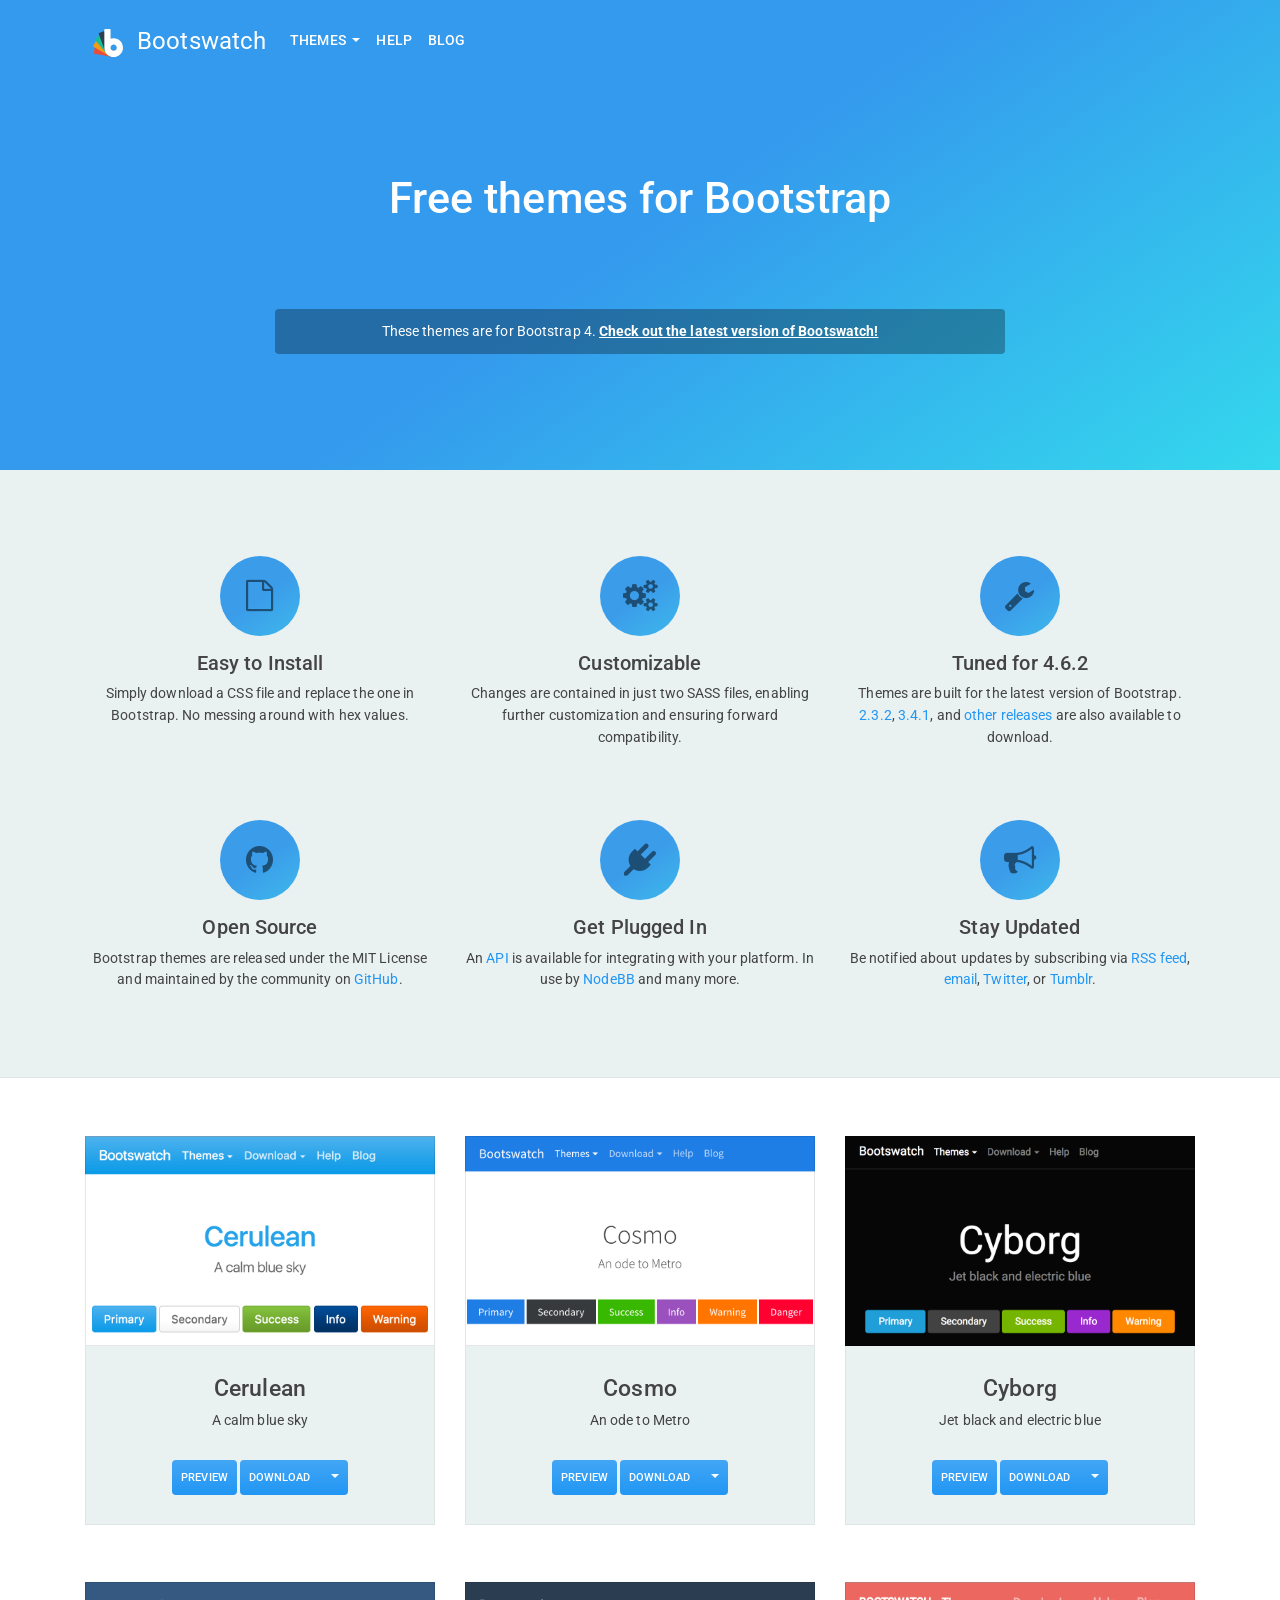
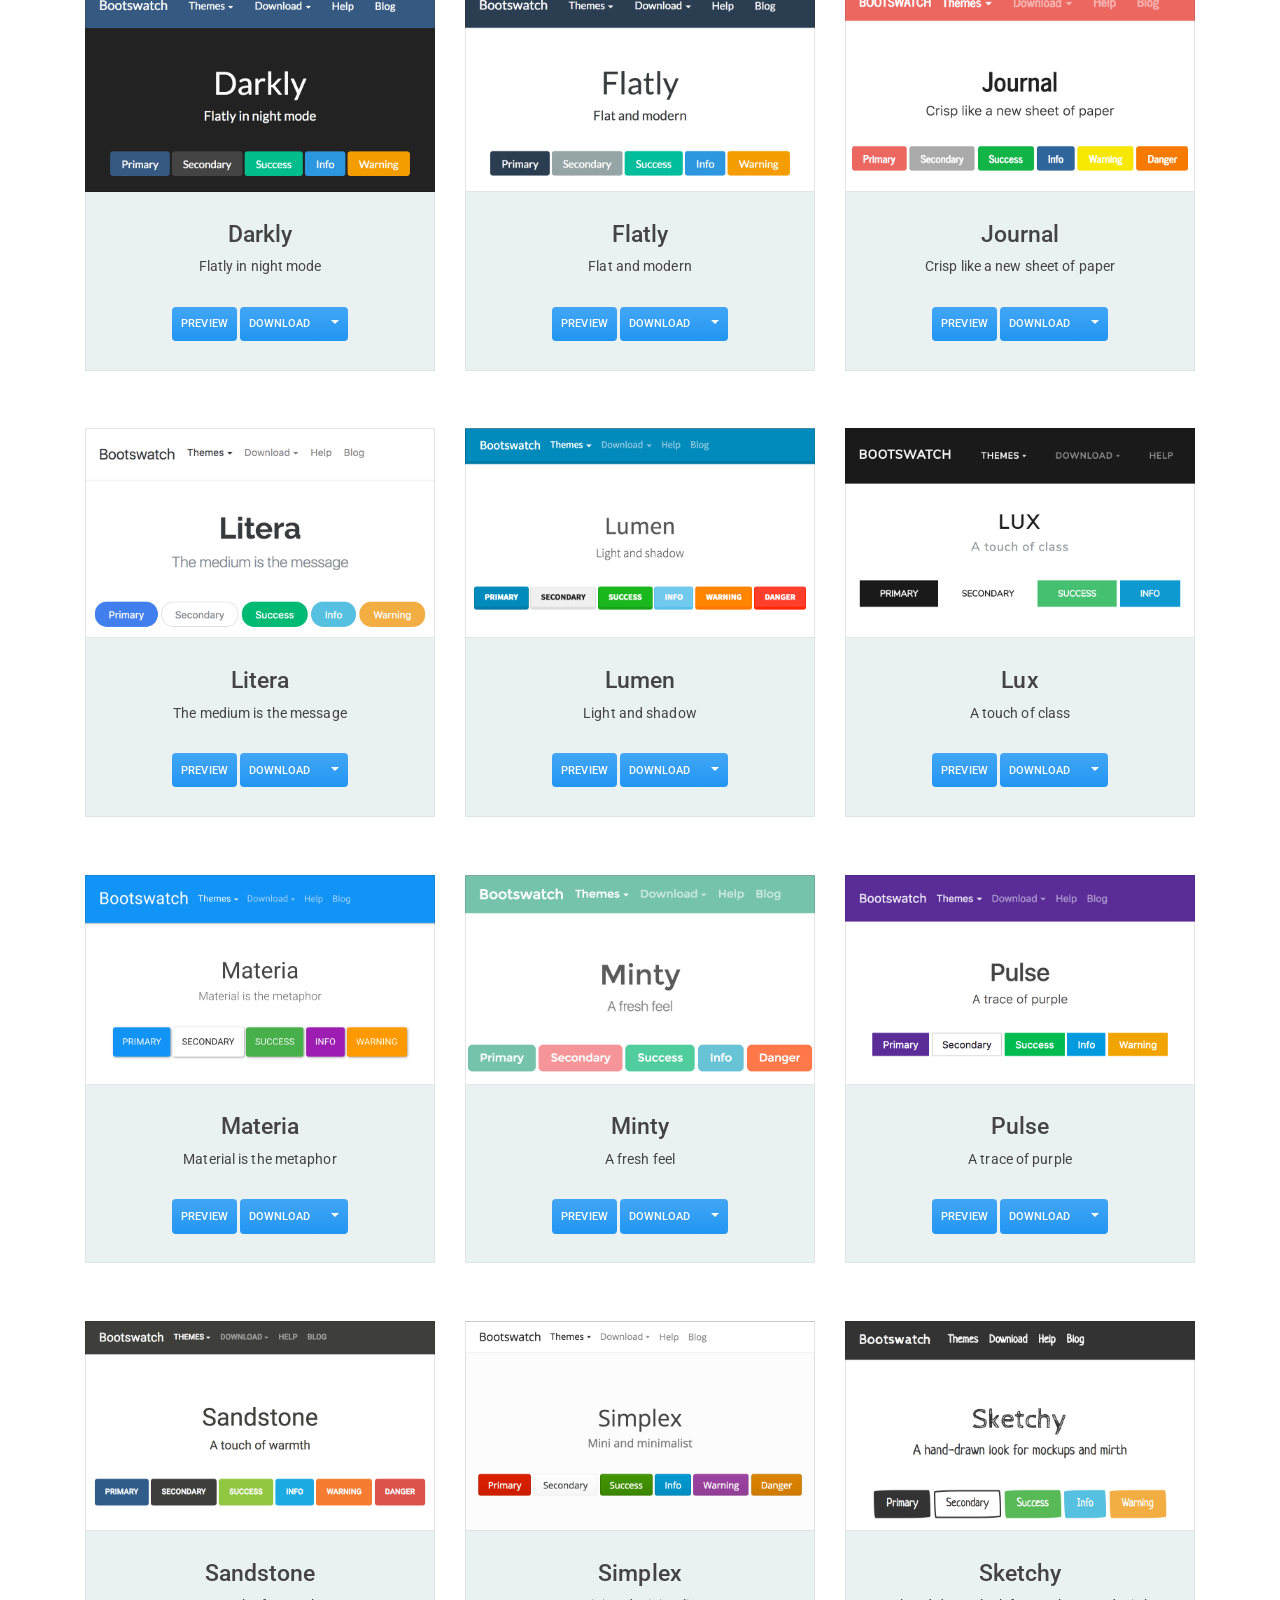
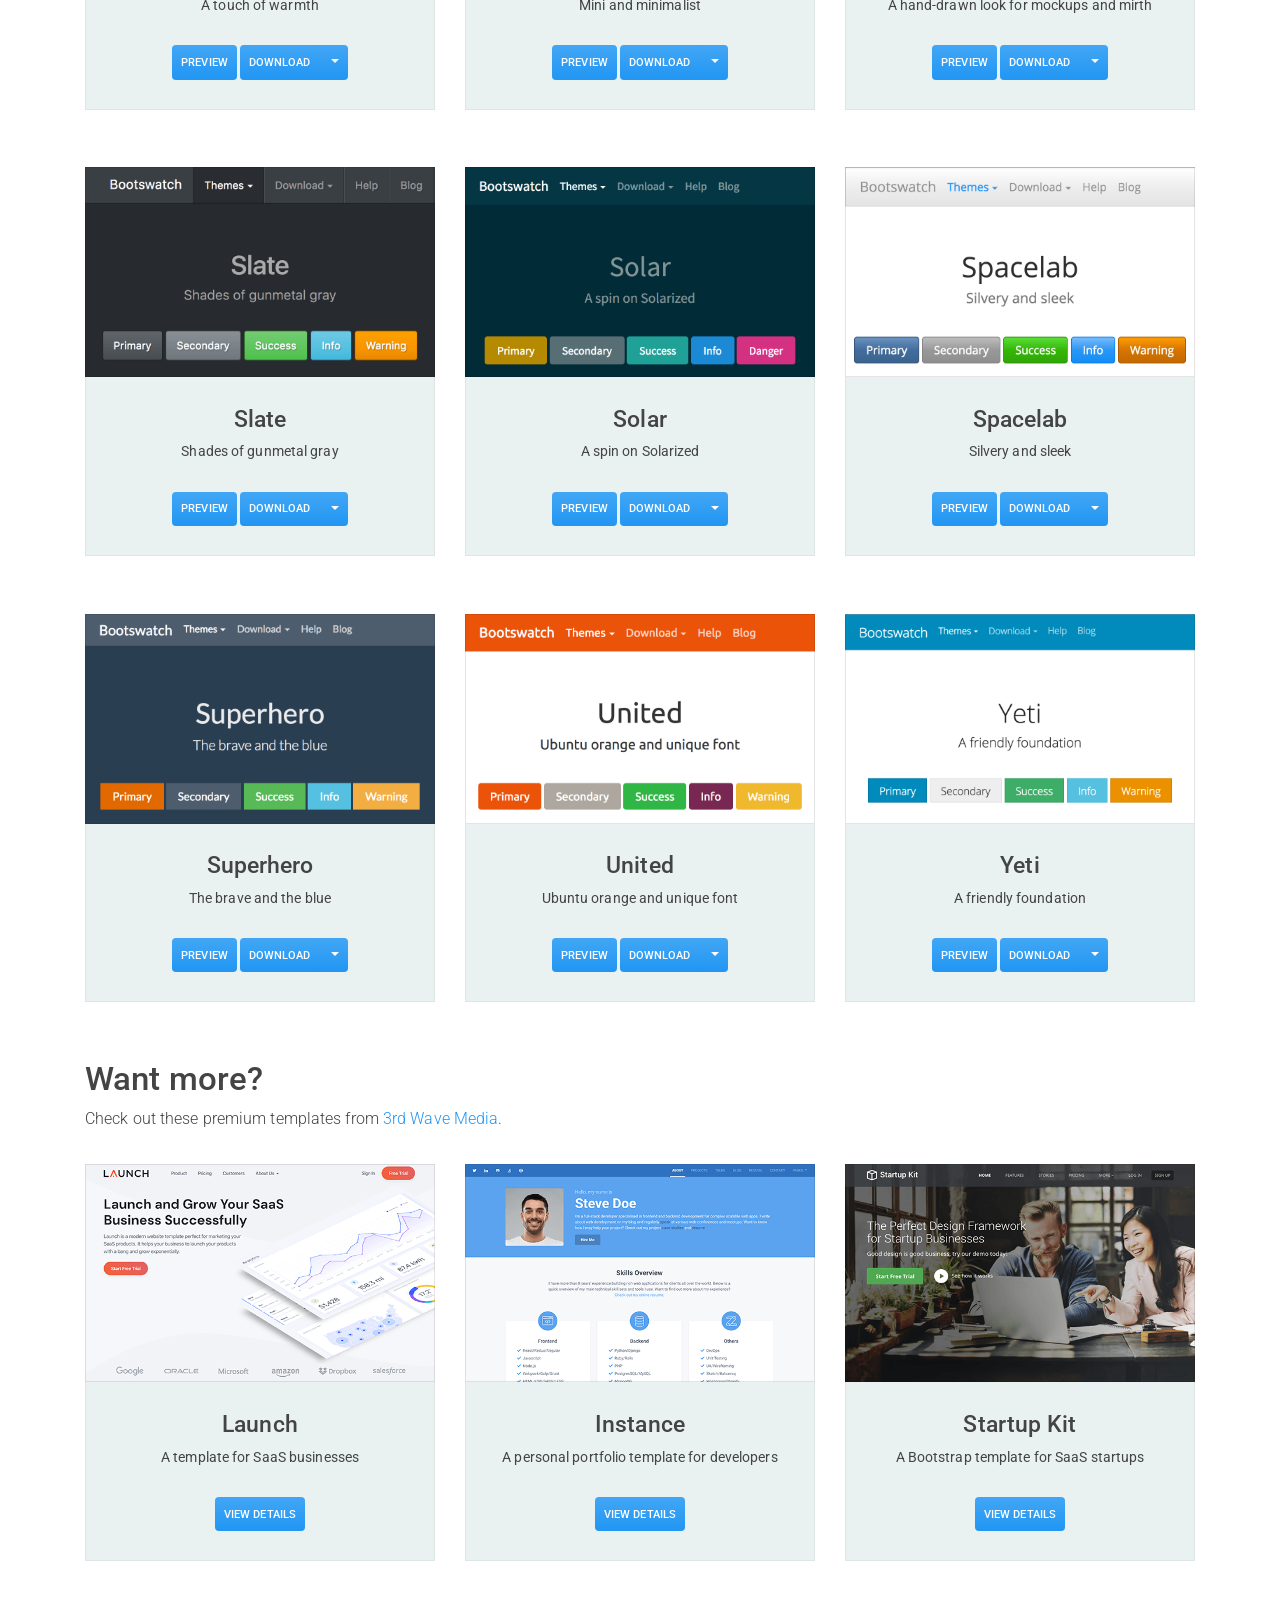
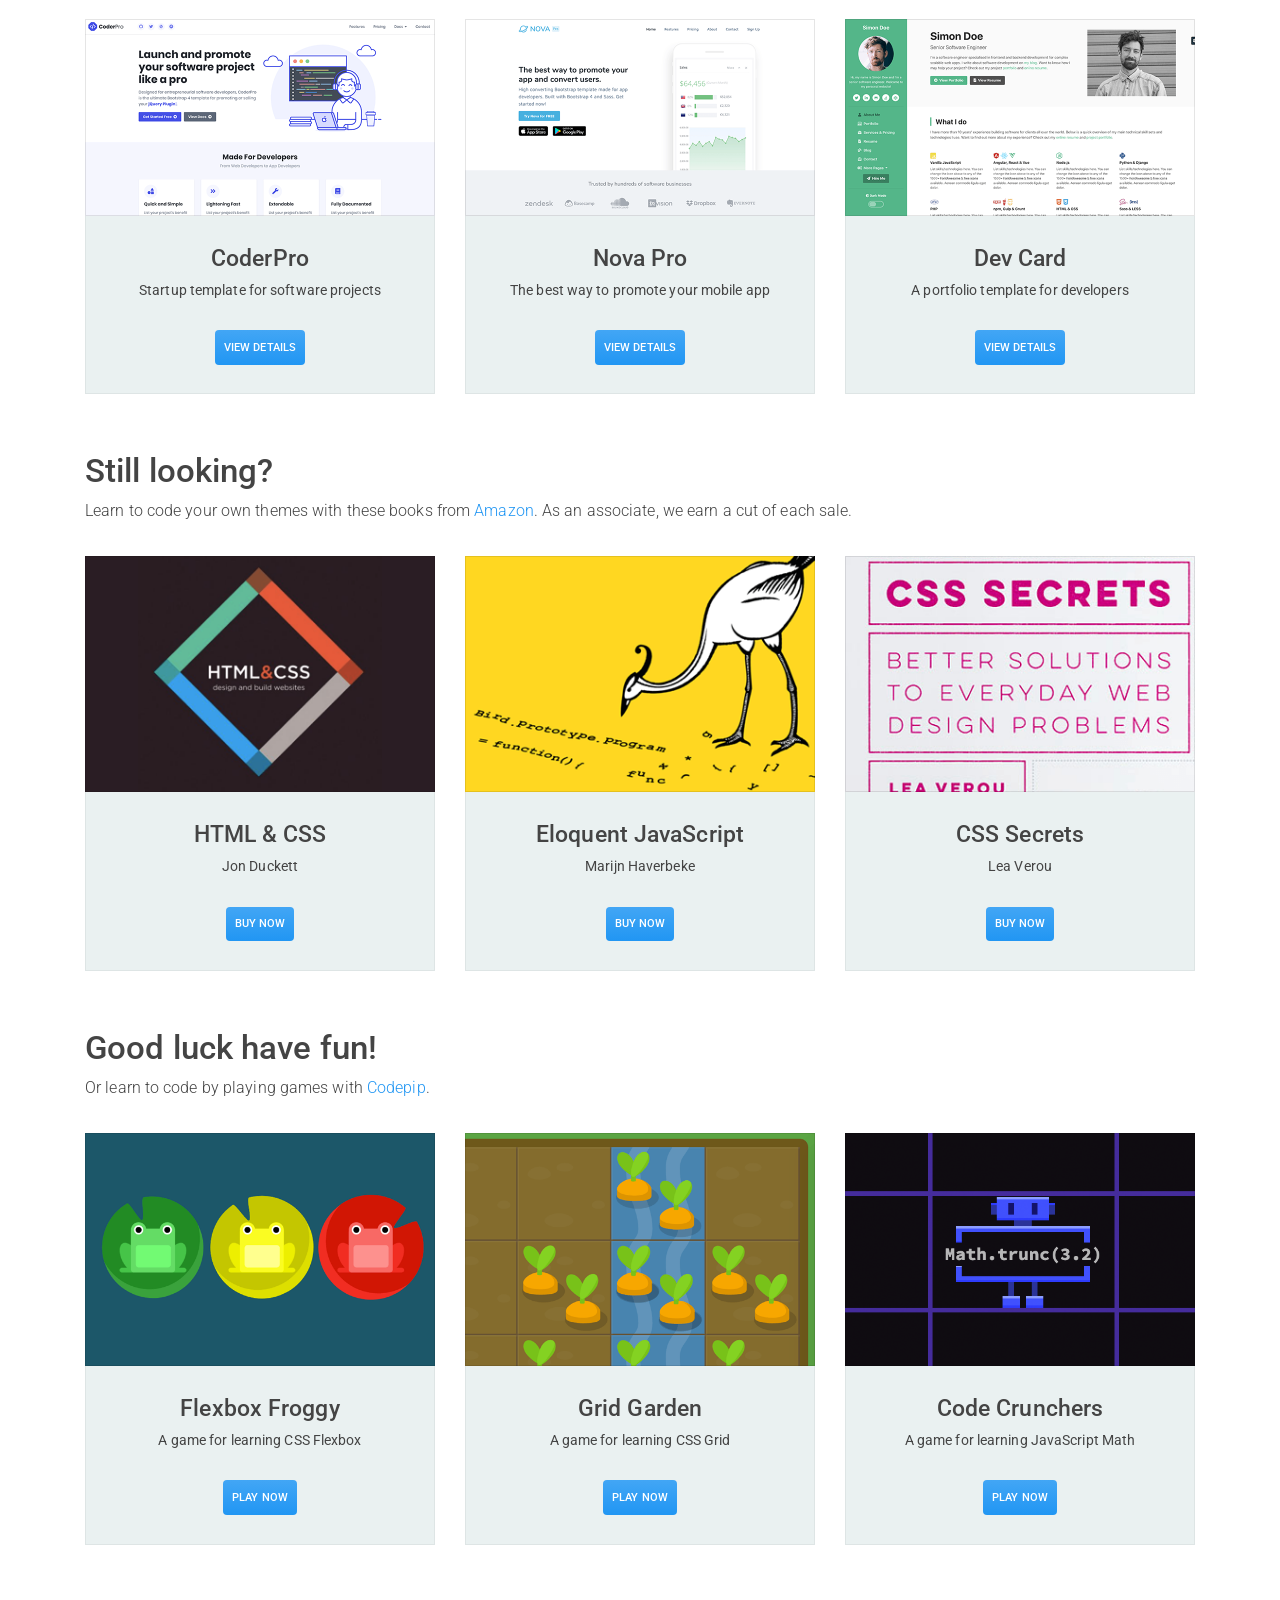
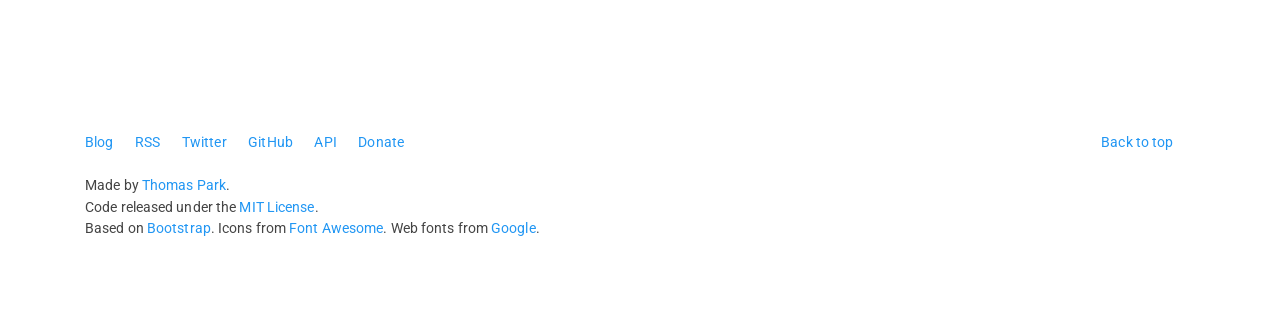
<file: bootswatch-5.3.8/docs/4/index.html>
<!DOCTYPE html>
<html lang="en">
  <head>
    <meta charset="utf-8">
    <title>Bootswatch: Free themes for Bootstrap</title>
    <meta name="viewport" content="width=device-width, initial-scale=1">
    <link rel="stylesheet" href="./materia/bootstrap.css">
    <link rel="stylesheet" href="./_vendor/font-awesome/css/font-awesome.min.css">
    <link rel="stylesheet" href="./_assets/css/custom.min.css">
    <!-- Global Site Tag (gtag.js) - Google Analytics -->
    <script async src="https://www.googletagmanager.com/gtag/js?id=G-KGDJBEFF3W"></script>
    <script>
      window.dataLayer = window.dataLayer || [];
      function gtag(){dataLayer.push(arguments);}
      gtag('js', new Date());

      gtag('config', 'G-KGDJBEFF3W');
    </script>
  </head>
  <body id="home">
    <div class="navbar navbar-expand-lg fixed-top navbar-dark bg-primary navbar-transparent">
      <div class="container">
        <a href="./" class="navbar-brand">
          <img class="d-inline-block mx-2" src="_assets/img/logo.svg" alt="" width="30" height="28">
          Bootswatch
        </a>
        <button class="navbar-toggler" type="button" data-toggle="collapse" data-target="#navbarResponsive" aria-controls="navbarResponsive" aria-expanded="false" aria-label="Toggle navigation">
          <span class="navbar-toggler-icon"></span>
        </button>
        <div class="collapse navbar-collapse" id="navbarResponsive">
          <ul class="navbar-nav">
            <li class="nav-item dropdown">
              <a class="nav-link dropdown-toggle" data-toggle="dropdown" href="#" id="themes">Themes <span class="caret"></span></a>
              <div class="dropdown-menu" aria-labelledby="themes">
                <a class="dropdown-item" href="./default/">Default</a>
                <div class="dropdown-divider"></div>
                <a class="dropdown-item" href="./cerulean/">Cerulean</a>
                <a class="dropdown-item" href="./cosmo/">Cosmo</a>
                <a class="dropdown-item" href="./cyborg/">Cyborg</a>
                <a class="dropdown-item" href="./darkly/">Darkly</a>
                <a class="dropdown-item" href="./flatly/">Flatly</a>
                <a class="dropdown-item" href="./journal/">Journal</a>
                <a class="dropdown-item" href="./litera/">Litera</a>
                <a class="dropdown-item" href="./lumen/">Lumen</a>
                <a class="dropdown-item" href="./lux/">Lux</a>
                <a class="dropdown-item" href="./materia/">Materia</a>
                <a class="dropdown-item" href="./minty/">Minty</a>
                <a class="dropdown-item" href="./pulse/">Pulse</a>
                <a class="dropdown-item" href="./sandstone/">Sandstone</a>
                <a class="dropdown-item" href="./simplex/">Simplex</a>
                <a class="dropdown-item" href="./sketchy/">Sketchy</a>
                <a class="dropdown-item" href="./slate/">Slate</a>
                <a class="dropdown-item" href="./solar/">Solar</a>
                <a class="dropdown-item" href="./spacelab/">Spacelab</a>
                <a class="dropdown-item" href="./superhero/">Superhero</a>
                <a class="dropdown-item" href="./united/">United</a>
                <a class="dropdown-item" href="./yeti/">Yeti</a>
              </div>
            </li>
            <li class="nav-item">
              <a class="nav-link" href="./help/">Help</a>
            </li>
            <li class="nav-item">
              <a class="nav-link" href="https://blog.bootswatch.com/">Blog</a>
            </li>
          </ul>
        </div>
      </div>
    </div>

    <div class="splash">
      <div class="container">
        <div class="row">
          <div class="col-lg-12">
            <h1>Free themes for Bootstrap</h1>
            <div id="social">
              <span>
                <iframe id="gh-fork" src="https://ghbtns.com/github-btn.html?user=thomaspark&repo=bootswatch&type=fork" width="53" height="20"></iframe>
                <iframe id="gh-star" src="https://ghbtns.com/github-btn.html?user=thomaspark&repo=bootswatch&type=star&count=true" width="110" height="20"></iframe>
              </span>
              <span style="display: inline-block; width: 240px;">
                <a href="https://twitter.com/bootswatch" class="twitter-follow-button" data-show-count="false" data-show-screen-name="true"></a>
                <a href="https://twitter.com/share" class="twitter-share-button" data-url="https://bootswatch.com/" data-via="bootswatch"></a>
              </span>
            </div>
            <div class="row">
              <div class="col-md-8 mx-auto">
                <div class="alert" style="background-color: rgba(0, 0, 0, 0.3)">
                  These themes are for Bootstrap 4. <a style="color: #fff; text-decoration: underline;" href="../">Check out the latest version of Bootswatch!</a>
                </div>
              </div>
            </div>
            <div class="row">
              <div class="col-md-6 mx-auto">
                <div class="sponsor">
                  <script async src="https://cdn.carbonads.com/carbon.js?serve=CKYIE23N&placement=bootswatchcom" id="_carbonads_js"></script>
                </div>
              </div>
            </div>
          </div>
        </div>
      </div>
    </div>

    <div class="section-tout">
      <div class="container">
        <div class="row">
          <div class="col-lg-4 col-sm-6">
            <div class="icon"><i class="fa fa-file-o"></i></div>
            <h4>Easy to Install</h4>
            <p>Simply download a CSS file and replace the one in Bootstrap. No messing around with hex values.</p>
          </div>
          <div class="col-lg-4 col-sm-6">
            <div class="icon"><i class="fa fa-cogs"></i></div>
            <h4>Customizable</h4>
            <p>Changes are contained in just two SASS files, enabling further customization and ensuring forward compatibility.</p>
          </div>
          <div class="col-lg-4 col-sm-6">
            <div class="icon"><i class="fa fa-wrench"></i></div>
            <h4>Tuned for 4.6.2</h4>
            <p>Themes are built for the latest version of Bootstrap. <a href="../2/">2.3.2</a>, <a href="../3/">3.4.1</a>, and <a target="_blank" rel="noopener noreferrer" href="https://github.com/thomaspark/bootswatch/tags">other releases</a> are also available to download.</p>
          </div>
          <div class="col-lg-4 col-sm-6">
            <div class="icon"><i class="fa fa-github"></i></div>
            <h4>Open Source</h4>
            <p>Bootstrap themes are released under the MIT License and maintained by the community on <a target="_blank" rel="noopener noreferrer" href="https://github.com/thomaspark/bootswatch">GitHub</a>.</p>
          </div>
          <div class="col-lg-4 col-sm-6">
            <div class="icon"><i class="fa fa-plug"></i></div>
            <h4>Get Plugged In</h4>
            <p>An <a href="./help/#api">API</a> is available for integrating with your platform. In use by <a href="https://nodebb.org/" target="_blank" rel="noopener noreferrer">NodeBB</a> and many more.</p>
          </div>
          <div class="col-lg-4 col-sm-6">
            <div class="icon"><i class="fa fa-bullhorn"></i></div>
            <h4>Stay Updated</h4>
            <p>Be notified about updates by subscribing via <a href="https://blog.bootswatch.com/rss/">RSS feed</a>, <a href="https://feedburner.google.com/fb/a/mailverify?uri=bootswatch&loc=en_US">email</a>, <a href="https://twitter.com/bootswatch">Twitter</a>, or <a href="https://blog.bootswatch.com/">Tumblr</a>.</p>
          </div>
        </div>
      </div>
    </div>

    <div class="section-preview">
      <div class="container">
        <div class="row">
          <div class="col-lg-4 col-sm-6">
            <div class="preview">
              <div class="image">
                <a href="cerulean/">
                  <img src="cerulean/thumbnail.png" class="img-fluid" alt="Cerulean" width="350" height="210" loading="lazy">
                </a>
              </div>
              <div class="options">
                <h3>Cerulean</h3>
                <p>A calm blue sky</p>
                <div class="btn-group"><a class="btn btn-primary" href="cerulean/">Preview</a></div>
                <div class="btn-group">
                  <a class="btn btn-primary" href="./cerulean/bootstrap.min.css" onclick="gtag('event', 'download', {'event_category': 'cerulean', 'event_label': 'bootstrap.min.css'});" download>Download</a>
                  <a class="btn btn-primary dropdown-toggle" data-toggle="dropdown" href="#">
                    <span class="caret"></span>
                  </a>
                  <div class="dropdown-menu">
                    <a class="dropdown-item" href="./cerulean/bootstrap.min.css" onclick="gtag('event', 'download', {'event_category': 'cerulean', 'event_label': 'bootstrap.min.css'});" download>bootstrap.min.css</a>
                    <a class="dropdown-item" href="./cerulean/bootstrap.css" onclick="gtag('event', 'download', {'event_category': 'cerulean', 'event_label': 'bootstrap.css'});" download>bootstrap.css</a>
                    <div class="divider"></div>
                    <a class="dropdown-item" href="./cerulean/_variables.scss" onclick="gtag('event', 'download', {'event_category': 'cerulean', 'event_label': '_variables.scss'});" download>_variables.scss</a>
                    <a class="dropdown-item" href="./cerulean/_bootswatch.scss" onclick="gtag('event', 'download', {'event_category': 'cerulean', 'event_label': '_bootswatch.scss'});" download>_bootswatch.scss</a>
                  </div>
                </div>
              </div>
            </div>
          </div>

          <div class="col-lg-4 col-sm-6">
            <div class="preview">
              <div class="image">
                <a href="cosmo/">
                  <img class="img-fluid" src="cosmo/thumbnail.png" alt="Cosmo" width="350" height="210" loading="lazy">
                </a>
              </div>
              <div class="options">
                <h3>Cosmo</h3>
                <p>An ode to Metro</p>
                <div class="btn-group"><a class="btn btn-primary" href="cosmo/">Preview</a></div>
                <div class="btn-group">
                  <a class="btn btn-primary" href="./cosmo/bootstrap.min.css" onclick="gtag('event', 'download', {'event_category': 'cosmo', 'event_label': 'bootstrap.min.css'});" download>Download</a>
                  <a class="btn btn-primary dropdown-toggle" data-toggle="dropdown" href="#">
                    <span class="caret"></span>
                  </a>
                  <div class="dropdown-menu">
                    <a class="dropdown-item" href="./cosmo/bootstrap.min.css" onclick="gtag('event', 'download', {'event_category': 'cosmo', 'event_label': 'bootstrap.min.css'});" download>bootstrap.min.css</a>
                    <a class="dropdown-item" href="./cosmo/bootstrap.css" onclick="gtag('event', 'download', {'event_category': 'cosmo', 'event_label': 'bootstrap.css'});" download>bootstrap.css</a>
                    <div class="divider"></div>
                    <a class="dropdown-item" href="./cosmo/_variables.scss" onclick="gtag('event', 'download', {'event_category': 'cosmo', 'event_label': '_variables.scss'});" download>_variables.scss</a>
                    <a class="dropdown-item" href="./cosmo/_bootswatch.scss" onclick="gtag('event', 'download', {'event_category': 'cosmo', 'event_label': '_bootswatch.scss'});" download>_bootswatch.scss</a>
                  </div>
                </div>
              </div>
            </div>
          </div>

          <div class="col-lg-4 col-sm-6">
            <div class="preview">
              <div class="image">
                <a href="cyborg/">
                  <img class="img-fluid" src="cyborg/thumbnail.png" alt="Cyborg" width="350" height="210" loading="lazy">
                </a>
              </div>
              <div class="options">
                <h3>Cyborg</h3>
                <p>Jet black and electric blue</p>
                <div class="btn-group"><a class="btn btn-primary" href="cyborg/">Preview</a></div>
                <div class="btn-group">
                  <a class="btn btn-primary" href="./cyborg/bootstrap.min.css" onclick="gtag('event', 'download', {'event_category': 'cyborg', 'event_label': 'bootstrap.min.css'});" download>Download</a>
                  <a class="btn btn-primary dropdown-toggle" data-toggle="dropdown" href="#">
                    <span class="caret"></span>
                  </a>
                  <div class="dropdown-menu">
                    <a class="dropdown-item" href="./cyborg/bootstrap.min.css" onclick="gtag('event', 'download', {'event_category': 'cyborg', 'event_label': 'bootstrap.min.css'});" download>bootstrap.min.css</a>
                    <a class="dropdown-item" href="./cyborg/bootstrap.css" onclick="gtag('event', 'download', {'event_category': 'cyborg', 'event_label': 'bootstrap.css'});" download>bootstrap.css</a>
                    <div class="divider"></div>
                    <a class="dropdown-item" href="./cyborg/_variables.scss" onclick="gtag('event', 'download', {'event_category': 'cyborg', 'event_label': '_variables.scss'});" download>_variables.scss</a>
                    <a class="dropdown-item" href="./cyborg/_bootswatch.scss" onclick="gtag('event', 'download', {'event_category': 'cyborg', 'event_label': '_bootswatch.scss'});" download>_bootswatch.scss</a>
                  </div>
                </div>
              </div>
            </div>
          </div>

          <div class="col-lg-4 col-sm-6">
            <div class="preview">
              <div class="image">
                <a href="darkly/">
                  <img class="img-fluid" src="darkly/thumbnail.png" alt="Darkly" width="350" height="210" loading="lazy">
                </a>
              </div>
              <div class="options">
                <h3>Darkly</h3>
                <p>Flatly in night mode</p>
                <div class="btn-group"><a class="btn btn-primary" href="darkly/">Preview</a></div>
                <div class="btn-group">
                  <a class="btn btn-primary" href="./darkly/bootstrap.min.css" onclick="gtag('event', 'download', {'event_category': 'darkly', 'event_label': 'bootstrap.min.css'});" download>Download</a>
                  <a class="btn btn-primary dropdown-toggle" data-toggle="dropdown" href="#">
                    <span class="caret"></span>
                  </a>
                  <div class="dropdown-menu">
                    <a class="dropdown-item" href="./darkly/bootstrap.min.css" onclick="gtag('event', 'download', {'event_category': 'darkly', 'event_label': 'bootstrap.min.css'});" download>bootstrap.min.css</a>
                    <a class="dropdown-item" href="./darkly/bootstrap.css" onclick="gtag('event', 'download', {'event_category': 'darkly', 'event_label': 'bootstrap.css'});" download>bootstrap.css</a>
                    <div class="divider"></div>
                    <a class="dropdown-item" href="./darkly/_variables.scss" onclick="gtag('event', 'download', {'event_category': 'darkly', 'event_label': '_variables.scss'});" download>_variables.scss</a>
                    <a class="dropdown-item" href="./darkly/_bootswatch.scss" onclick="gtag('event', 'download', {'event_category': 'darkly', 'event_label': '_bootswatch.scss'});" download>_bootswatch.scss</a>
                  </div>
                </div>
              </div>
            </div>
          </div>

          <div class="col-lg-4 col-sm-6">
            <div class="preview">
              <div class="image">
                <a href="flatly/">
                  <img class="img-fluid" src="flatly/thumbnail.png" alt="Flatly" width="350" height="210" loading="lazy">
                </a>
              </div>
              <div class="options">
                <h3>Flatly</h3>
                <p>Flat and modern</p>
                <div class="btn-group"><a class="btn btn-primary" href="flatly/">Preview</a></div>
                <div class="btn-group">
                  <a class="btn btn-primary" href="./flatly/bootstrap.min.css" onclick="gtag('event', 'download', {'event_category': 'flatly', 'event_label': 'bootstrap.min.css'});" download>Download</a>
                  <a class="btn btn-primary dropdown-toggle" data-toggle="dropdown" href="#">
                    <span class="caret"></span>
                  </a>
                  <div class="dropdown-menu">
                    <a class="dropdown-item" href="./flatly/bootstrap.min.css" onclick="gtag('event', 'download', {'event_category': 'flatly', 'event_label': 'bootstrap.min.css'});" download>bootstrap.min.css</a>
                    <a class="dropdown-item" href="./flatly/bootstrap.css" onclick="gtag('event', 'download', {'event_category': 'flatly', 'event_label': 'bootstrap.css'});" download>bootstrap.css</a>
                    <div class="divider"></div>
                    <a class="dropdown-item" href="./flatly/_variables.scss" onclick="gtag('event', 'download', {'event_category': 'flatly', 'event_label': '_variables.scss'});" download>_variables.scss</a>
                    <a class="dropdown-item" href="./flatly/_bootswatch.scss" onclick="gtag('event', 'download', {'event_category': 'flatly', 'event_label': '_bootswatch.scss'});" download>_bootswatch.scss</a>
                  </div>
                </div>
              </div>
            </div>
          </div>

          <div class="col-lg-4 col-sm-6">
            <div class="preview">
              <div class="image">
                <a href="journal/">
                  <img class="img-fluid" src="journal/thumbnail.png" alt="Journal" width="350" height="210" loading="lazy">
                </a>
              </div>
              <div class="options">
                <h3>Journal</h3>
                <p>Crisp like a new sheet of paper</p>
                <div class="btn-group"><a class="btn btn-primary" href="journal/">Preview</a></div>
                <div class="btn-group">
                  <a class="btn btn-primary" href="./journal/bootstrap.min.css" onclick="gtag('event', 'download', {'event_category': 'journal', 'event_label': 'bootstrap.min.css'});" download>Download</a>
                  <a class="btn btn-primary dropdown-toggle" data-toggle="dropdown" href="#">
                    <span class="caret"></span>
                  </a>
                  <div class="dropdown-menu">
                    <a class="dropdown-item" href="./journal/bootstrap.min.css" onclick="gtag('event', 'download', {'event_category': 'journal', 'event_label': 'bootstrap.min.css'});" download>bootstrap.min.css</a>
                    <a class="dropdown-item" href="./journal/bootstrap.css" onclick="gtag('event', 'download', {'event_category': 'journal', 'event_label': 'bootstrap.css'});" download>bootstrap.css</a>
                    <div class="divider"></div>
                    <a class="dropdown-item" href="./journal/_variables.scss" onclick="gtag('event', 'download', {'event_category': 'journal', 'event_label': '_variables.scss'});" download>_variables.scss</a>
                    <a class="dropdown-item" href="./journal/_bootswatch.scss" onclick="gtag('event', 'download', {'event_category': 'journal', 'event_label': '_bootswatch.scss'});" download>_bootswatch.scss</a>
                  </div>
                </div>
              </div>
            </div>
          </div>

          <div class="col-lg-4 col-sm-6">
            <div class="preview">
              <div class="image">
                <a href="litera/">
                  <img class="img-fluid" src="litera/thumbnail.png" alt="Litera" width="350" height="210" loading="lazy">
                </a>
              </div>
              <div class="options">
                <h3>Litera</h3>
                <p>The medium is the message</p>
                <div class="btn-group"><a class="btn btn-primary" href="litera/">Preview</a></div>
                <div class="btn-group">
                  <a class="btn btn-primary" href="./litera/bootstrap.min.css" onclick="gtag('event', 'download', {'event_category': 'litera', 'event_label': 'bootstrap.min.css'});" download>Download</a>
                  <a class="btn btn-primary dropdown-toggle" data-toggle="dropdown" href="#">
                    <span class="caret"></span>
                  </a>
                  <div class="dropdown-menu">
                    <a class="dropdown-item" href="./litera/bootstrap.min.css" onclick="gtag('event', 'download', {'event_category': 'litera', 'event_label': 'bootstrap.min.css'});" download>bootstrap.min.css</a>
                    <a class="dropdown-item" href="./litera/bootstrap.css" onclick="gtag('event', 'download', {'event_category': 'litera', 'event_label': 'bootstrap.css'});" download>bootstrap.css</a>
                    <div class="divider"></div>
                    <a class="dropdown-item" href="./litera/_variables.scss" onclick="gtag('event', 'download', {'event_category': 'litera', 'event_label': '_variables.scss'});" download>_variables.scss</a>
                    <a class="dropdown-item" href="./litera/_bootswatch.scss" onclick="gtag('event', 'download', {'event_category': 'litera', 'event_label': '_bootswatch.scss'});" download>_bootswatch.scss</a>
                  </div>
                </div>
              </div>
            </div>
          </div>

          <div class="col-lg-4 col-sm-6">
            <div class="preview">
              <div class="image">
                <a href="lumen/">
                  <img src="lumen/thumbnail.png" class="img-fluid" alt="Lumen" width="350" height="210" loading="lazy">
                </a>
              </div>
              <div class="options">
                <h3>Lumen</h3>
                <p>Light and shadow</p>
                <div class="btn-group"><a class="btn btn-primary" href="lumen/">Preview</a></div>
                <div class="btn-group">
                  <a class="btn btn-primary" href="./lumen/bootstrap.min.css" onclick="gtag('event', 'download', {'event_category': 'lumen', 'event_label': 'bootstrap.min.css'});" download>Download</a>
                  <a class="btn btn-primary dropdown-toggle" data-toggle="dropdown" href="#">
                    <span class="caret"></span>
                  </a>
                  <div class="dropdown-menu">
                    <a class="dropdown-item" href="./lumen/bootstrap.min.css" onclick="gtag('event', 'download', {'event_category': 'lumen', 'event_label': 'bootstrap.min.css'});" download>bootstrap.min.css</a>
                    <a class="dropdown-item" href="./lumen/bootstrap.css" onclick="gtag('event', 'download', {'event_category': 'lumen', 'event_label': 'bootstrap.css'});" download>bootstrap.css</a>
                    <div class="divider"></div>
                    <a class="dropdown-item" href="./lumen/_variables.scss" onclick="gtag('event', 'download', {'event_category': 'lumen', 'event_label': '_variables.scss'});" download>_variables.scss</a>
                    <a class="dropdown-item" href="./lumen/_bootswatch.scss" onclick="gtag('event', 'download', {'event_category': 'lumen', 'event_label': '_bootswatch.scss'});" download>_bootswatch.scss</a>
                  </div>
                </div>
              </div>
            </div>
          </div>

          <div class="col-lg-4 col-sm-6">
            <div class="preview">
              <div class="image">
                <a href="lux/">
                  <img src="lux/thumbnail.png" class="img-fluid" alt="Lux" width="350" height="210" loading="lazy">
                </a>
              </div>
              <div class="options">
                <h3>Lux</h3>
                <p>A touch of class</p>
                <div class="btn-group"><a class="btn btn-primary" href="lux/">Preview</a></div>
                <div class="btn-group">
                  <a class="btn btn-primary" href="./lux/bootstrap.min.css" onclick="gtag('event', 'download', {'event_category': 'lux', 'event_label': 'bootstrap.min.css'});" download>Download</a>
                  <a class="btn btn-primary dropdown-toggle" data-toggle="dropdown" href="#">
                    <span class="caret"></span>
                  </a>
                  <div class="dropdown-menu">
                    <a class="dropdown-item" href="./lux/bootstrap.min.css" onclick="gtag('event', 'download', {'event_category': 'lux', 'event_label': 'bootstrap.min.css'});" download>bootstrap.min.css</a>
                    <a class="dropdown-item" href="./lux/bootstrap.css" onclick="gtag('event', 'download', {'event_category': 'lux', 'event_label': 'bootstrap.css'});" download>bootstrap.css</a>
                    <div class="divider"></div>
                    <a class="dropdown-item" href="./lux/_variables.scss" onclick="gtag('event', 'download', {'event_category': 'lux', 'event_label': '_variables.scss'});" download>_variables.scss</a>
                    <a class="dropdown-item" href="./lux/_bootswatch.scss" onclick="gtag('event', 'download', {'event_category': 'lux', 'event_label': '_bootswatch.scss'});" download>_bootswatch.scss</a>
                  </div>
                </div>
              </div>
            </div>
          </div>

          <div class="col-lg-4 col-sm-6">
            <div class="preview">
              <div class="image">
                <a href="materia/">
                  <img class="img-fluid" src="materia/thumbnail.png" alt="Materia" width="350" height="210" loading="lazy">
                </a>
              </div>
              <div class="options">
                <h3>Materia</h3>
                <p>Material is the metaphor</p>
                <div class="btn-group"><a class="btn btn-primary" href="materia/">Preview</a></div>
                <div class="btn-group">
                  <a class="btn btn-primary" href="./materia/bootstrap.min.css" onclick="gtag('event', 'download', {'event_category': 'materia', 'event_label': 'bootstrap.min.css'});" download>Download</a>
                  <a class="btn btn-primary dropdown-toggle" data-toggle="dropdown" href="#">
                    <span class="caret"></span>
                  </a>
                  <div class="dropdown-menu">
                    <a class="dropdown-item" href="./materia/bootstrap.min.css" onclick="gtag('event', 'download', {'event_category': 'materia', 'event_label': 'bootstrap.min.css'});" download>bootstrap.min.css</a>
                    <a class="dropdown-item" href="./materia/bootstrap.css" onclick="gtag('event', 'download', {'event_category': 'materia', 'event_label': 'bootstrap.css'});" download>bootstrap.css</a>
                    <div class="divider"></div>
                    <a class="dropdown-item" href="./materia/_variables.scss" onclick="gtag('event', 'download', {'event_category': 'materia', 'event_label': '_variables.scss'});" download>_variables.scss</a>
                    <a class="dropdown-item" href="./materia/_bootswatch.scss" onclick="gtag('event', 'download', {'event_category': 'materia', 'event_label': '_bootswatch.scss'});" download>_bootswatch.scss</a>
                  </div>
                </div>
              </div>
            </div>
          </div>

          <div class="col-lg-4 col-sm-6">
            <div class="preview">
              <div class="image">
                <a href="minty/">
                  <img src="minty/thumbnail.png" class="img-fluid" alt="Minty" width="350" height="210" loading="lazy">
                </a>
              </div>
              <div class="options">
                <h3>Minty</h3>
                <p>A fresh feel</p>
                <div class="btn-group"><a class="btn btn-primary" href="minty/">Preview</a></div>
                <div class="btn-group">
                  <a class="btn btn-primary" href="./minty/bootstrap.min.css" onclick="gtag('event', 'download', {'event_category': 'minty', 'event_label': 'bootstrap.min.css'});" download>Download</a>
                  <a class="btn btn-primary dropdown-toggle" data-toggle="dropdown" href="#">
                    <span class="caret"></span>
                  </a>
                  <div class="dropdown-menu">
                    <a class="dropdown-item" href="./minty/bootstrap.min.css" onclick="gtag('event', 'download', {'event_category': 'minty', 'event_label': 'bootstrap.min.css'});" download>bootstrap.min.css</a>
                    <a class="dropdown-item" href="./minty/bootstrap.css" onclick="gtag('event', 'download', {'event_category': 'minty', 'event_label': 'bootstrap.css'});" download>bootstrap.css</a>
                    <div class="divider"></div>
                    <a class="dropdown-item" href="./minty/_variables.scss" onclick="gtag('event', 'download', {'event_category': 'minty', 'event_label': '_variables.scss'});" download>_variables.scss</a>
                    <a class="dropdown-item" href="./minty/_bootswatch.scss" onclick="gtag('event', 'download', {'event_category': 'minty', 'event_label': '_bootswatch.scss'});" download>_bootswatch.scss</a>
                  </div>
                </div>
              </div>
            </div>
          </div>

          <div class="col-lg-4 col-sm-6">
            <div class="preview">
              <div class="image">
                <a href="pulse/">
                  <img src="pulse/thumbnail.png" class="img-fluid" alt="Pulse" width="350" height="210" loading="lazy">
                </a>
              </div>
              <div class="options">
                <h3>Pulse</h3>
                <p>A trace of purple</p>
                <div class="btn-group"><a class="btn btn-primary" href="pulse/">Preview</a></div>
                <div class="btn-group">
                  <a class="btn btn-primary" href="./pulse/bootstrap.min.css" onclick="gtag('event', 'download', {'event_category': 'pulse', 'event_label': 'bootstrap.min.css'});" download>Download</a>
                  <a class="btn btn-primary dropdown-toggle" data-toggle="dropdown" href="#">
                    <span class="caret"></span>
                  </a>
                  <div class="dropdown-menu">
                    <a class="dropdown-item" href="./pulse/bootstrap.min.css" onclick="gtag('event', 'download', {'event_category': 'pulse', 'event_label': 'bootstrap.min.css'});" download>bootstrap.min.css</a>
                    <a class="dropdown-item" href="./pulse/bootstrap.css" onclick="gtag('event', 'download', {'event_category': 'pulse', 'event_label': 'bootstrap.css'});" download>bootstrap.css</a>
                    <div class="divider"></div>
                    <a class="dropdown-item" href="./pulse/_variables.scss" onclick="gtag('event', 'download', {'event_category': 'pulse', 'event_label': '_variables.scss'});" download>_variables.scss</a>
                    <a class="dropdown-item" href="./pulse/_bootswatch.scss" onclick="gtag('event', 'download', {'event_category': 'pulse', 'event_label': '_bootswatch.scss'});" download>_bootswatch.scss</a>
                  </div>
                </div>
              </div>
            </div>
          </div>

          <div class="col-lg-4 col-sm-6">
            <div class="preview">
              <div class="image">
                <a href="sandstone/">
                  <img src="sandstone/thumbnail.png" class="img-fluid" alt="Sandstone" width="350" height="210" loading="lazy">
                </a>
              </div>
              <div class="options">
                <h3>Sandstone</h3>
                <p>A touch of warmth</p>
                <div class="btn-group"><a class="btn btn-primary" href="sandstone/">Preview</a></div>
                <div class="btn-group">
                  <a class="btn btn-primary" href="./sandstone/bootstrap.min.css" onclick="gtag('event', 'download', {'event_category': 'sandstone', 'event_label': 'bootstrap.min.css'});" download>Download</a>
                  <a class="btn btn-primary dropdown-toggle" data-toggle="dropdown" href="#">
                    <span class="caret"></span>
                  </a>
                  <div class="dropdown-menu">
                    <a class="dropdown-item" href="./sandstone/bootstrap.min.css" onclick="gtag('event', 'download', {'event_category': 'sandstone', 'event_label': 'bootstrap.min.css'});" download>bootstrap.min.css</a>
                    <a class="dropdown-item" href="./sandstone/bootstrap.css" onclick="gtag('event', 'download', {'event_category': 'sandstone', 'event_label': 'bootstrap.css'});" download>bootstrap.css</a>
                    <div class="divider"></div>
                    <a class="dropdown-item" href="./sandstone/_variables.scss" onclick="gtag('event', 'download', {'event_category': 'sandstone', 'event_label': '_variables.scss'});" download>_variables.scss</a>
                    <a class="dropdown-item" href="./sandstone/_bootswatch.scss" onclick="gtag('event', 'download', {'event_category': 'sandstone', 'event_label': '_bootswatch.scss'});" download>_bootswatch.scss</a>
                  </div>
                </div>
              </div>
            </div>
          </div>

          <div class="col-lg-4 col-sm-6">
            <div class="preview">
              <div class="image">
                <a href="simplex/">
                  <img class="img-fluid" src="simplex/thumbnail.png" alt="Simplex" width="350" height="210" loading="lazy">
                </a>
              </div>
              <div class="options">
                <h3>Simplex</h3>
                <p>Mini and minimalist</p>
                <div class="btn-group"><a class="btn btn-primary" href="simplex/">Preview</a></div>
                <div class="btn-group">
                  <a class="btn btn-primary" href="./simplex/bootstrap.min.css" onclick="gtag('event', 'download', {'event_category': 'simplex', 'event_label': 'bootstrap.min.css'});" download>Download</a>
                  <a class="btn btn-primary dropdown-toggle" data-toggle="dropdown" href="#">
                    <span class="caret"></span>
                  </a>
                  <div class="dropdown-menu">
                    <a class="dropdown-item" href="./simplex/bootstrap.min.css" onclick="gtag('event', 'download', {'event_category': 'simplex', 'event_label': 'bootstrap.min.css'});" download>bootstrap.min.css</a>
                    <a class="dropdown-item" href="./simplex/bootstrap.css" onclick="gtag('event', 'download', {'event_category': 'simplex', 'event_label': 'bootstrap.css'});" download>bootstrap.css</a>
                    <div class="divider"></div>
                    <a class="dropdown-item" href="./simplex/_variables.scss" onclick="gtag('event', 'download', {'event_category': 'simplex', 'event_label': '_variables.scss'});" download>_variables.scss</a>
                    <a class="dropdown-item" href="./simplex/_bootswatch.scss" onclick="gtag('event', 'download', {'event_category': 'simplex', 'event_label': '_bootswatch.scss'});" download>_bootswatch.scss</a>
                  </div>
                </div>
              </div>
            </div>
          </div>

          <div class="col-lg-4 col-sm-6">
            <div class="preview">
              <div class="image">
                <a href="sketchy/">
                  <img class="img-fluid" src="sketchy/thumbnail.png" alt="Sketchy" width="350" height="210" loading="lazy">
                </a>
              </div>
              <div class="options">
                <h3>Sketchy</h3>
                <p>A hand-drawn look for mockups and mirth</p>
                <div class="btn-group"><a class="btn btn-primary" href="sketchy/">Preview</a></div>
                <div class="btn-group">
                  <a class="btn btn-primary" href="./sketchy/bootstrap.min.css" onclick="gtag('event', 'download', {'event_category': 'sketchy', 'event_label': 'bootstrap.min.css'});" download>Download</a>
                  <a class="btn btn-primary dropdown-toggle" data-toggle="dropdown" href="#">
                    <span class="caret"></span>
                  </a>
                  <div class="dropdown-menu">
                    <a class="dropdown-item" href="./sketchy/bootstrap.min.css" onclick="gtag('event', 'download', {'event_category': 'sketchy', 'event_label': 'bootstrap.min.css'});" download>bootstrap.min.css</a>
                    <a class="dropdown-item" href="./sketchy/bootstrap.css" onclick="gtag('event', 'download', {'event_category': 'sketchy', 'event_label': 'bootstrap.css'});" download>bootstrap.css</a>
                    <div class="divider"></div>
                    <a class="dropdown-item" href="./sketchy/_variables.scss" onclick="gtag('event', 'download', {'event_category': 'sketchy', 'event_label': '_variables.scss'});" download>_variables.scss</a>
                    <a class="dropdown-item" href="./sketchy/_bootswatch.scss" onclick="gtag('event', 'download', {'event_category': 'sketchy', 'event_label': '_bootswatch.scss'});" download>_bootswatch.scss</a>
                  </div>
                </div>
              </div>
            </div>
          </div>

          <div class="col-lg-4 col-sm-6">
            <div class="preview">
              <div class="image">
                <a href="slate/">
                  <img class="img-fluid" src="slate/thumbnail.png" alt="Slate" width="350" height="210" loading="lazy">
                </a>
              </div>
              <div class="options">
                <h3>Slate</h3>
                <p>Shades of gunmetal gray</p>
                <div class="btn-group"><a class="btn btn-primary" href="slate/">Preview</a></div>
                <div class="btn-group">
                  <a class="btn btn-primary" href="./slate/bootstrap.min.css" onclick="gtag('event', 'download', {'event_category': 'slate', 'event_label': 'bootstrap.min.css'});" download>Download</a>
                  <a class="btn btn-primary dropdown-toggle" data-toggle="dropdown" href="#">
                    <span class="caret"></span>
                  </a>
                  <div class="dropdown-menu">
                    <a class="dropdown-item" href="./slate/bootstrap.min.css" onclick="gtag('event', 'download', {'event_category': 'slate', 'event_label': 'bootstrap.min.css'});" download>bootstrap.min.css</a>
                    <a class="dropdown-item" href="./slate/bootstrap.css" onclick="gtag('event', 'download', {'event_category': 'slate', 'event_label': 'bootstrap.css'});" download>bootstrap.css</a>
                    <div class="divider"></div>
                    <a class="dropdown-item" href="./slate/_variables.scss" onclick="gtag('event', 'download', {'event_category': 'slate', 'event_label': '_variables.scss'});" download>_variables.scss</a>
                    <a class="dropdown-item" href="./slate/_bootswatch.scss" onclick="gtag('event', 'download', {'event_category': 'slate', 'event_label': '_bootswatch.scss'});" download>_bootswatch.scss</a>
                  </div>
                </div>
              </div>
            </div>
          </div>

          <div class="col-lg-4 col-sm-6">
            <div class="preview">
              <div class="image">
                <a href="solar/">
                  <img class="img-fluid" src="solar/thumbnail.png" alt="Solar" width="350" height="210" loading="lazy">
                </a>
              </div>
              <div class="options">
                <h3>Solar</h3>
                <p>A spin on Solarized</p>
                <div class="btn-group"><a class="btn btn-primary" href="solar/">Preview</a></div>
                <div class="btn-group">
                  <a class="btn btn-primary" href="./solar/bootstrap.min.css" onclick="gtag('event', 'download', {'event_category': 'solar', 'event_label': 'bootstrap.min.css'});" download>Download</a>
                  <a class="btn btn-primary dropdown-toggle" data-toggle="dropdown" href="#">
                    <span class="caret"></span>
                  </a>
                  <div class="dropdown-menu">
                    <a class="dropdown-item" href="./solar/bootstrap.min.css" onclick="gtag('event', 'download', {'event_category': 'solar', 'event_label': 'bootstrap.min.css'});" download>bootstrap.min.css</a>
                    <a class="dropdown-item" href="./solar/bootstrap.css" onclick="gtag('event', 'download', {'event_category': 'solar', 'event_label': 'bootstrap.css'});" download>bootstrap.css</a>
                    <div class="divider"></div>
                    <a class="dropdown-item" href="./solar/_variables.scss" onclick="gtag('event', 'download', {'event_category': 'solar', 'event_label': '_variables.scss'});" download>_variables.scss</a>
                    <a class="dropdown-item" href="./solar/_bootswatch.scss" onclick="gtag('event', 'download', {'event_category': 'solar', 'event_label': '_bootswatch.scss'});" download>_bootswatch.scss</a>
                  </div>
                </div>
              </div>
            </div>
          </div>

          <div class="col-lg-4 col-sm-6">
            <div class="preview">
              <div class="image">
                <a href="spacelab/">
                  <img class="img-fluid" src="spacelab/thumbnail.png" alt="Spacelab" width="350" height="210" loading="lazy">
                </a>
              </div>
              <div class="options">
                <h3>Spacelab</h3>
                <p>Silvery and sleek</p>
                <div class="btn-group"><a class="btn btn-primary" href="spacelab/">Preview</a></div>
                <div class="btn-group">
                  <a class="btn btn-primary" href="./spacelab/bootstrap.min.css" onclick="gtag('event', 'download', {'event_category': 'spacelab', 'event_label': 'bootstrap.min.css'});" download>Download</a>
                  <a class="btn btn-primary dropdown-toggle" data-toggle="dropdown" href="#">
                    <span class="caret"></span>
                  </a>
                  <div class="dropdown-menu">
                    <a class="dropdown-item" href="./spacelab/bootstrap.min.css" onclick="gtag('event', 'download', {'event_category': 'spacelab', 'event_label': 'bootstrap.min.css'});" download>bootstrap.min.css</a>
                    <a class="dropdown-item" href="./spacelab/bootstrap.css" onclick="gtag('event', 'download', {'event_category': 'spacelab', 'event_label': 'bootstrap.css'});" download>bootstrap.css</a>
                    <div class="divider"></div>
                    <a class="dropdown-item" href="./spacelab/_variables.scss" onclick="gtag('event', 'download', {'event_category': 'spacelab', 'event_label': '_variables.scss'});" download>_variables.scss</a>
                    <a class="dropdown-item" href="./spacelab/_bootswatch.scss" onclick="gtag('event', 'download', {'event_category': 'spacelab', 'event_label': '_bootswatch.scss'});" download>_bootswatch.scss</a>
                  </div>
                </div>
              </div>
            </div>
          </div>

          <div class="col-lg-4 col-sm-6">
            <div class="preview">
              <div class="image">
                <a href="superhero/">
                  <img class="img-fluid" src="superhero/thumbnail.png" alt="Superhero" width="350" height="210" loading="lazy">
                </a>
              </div>
              <div class="options">
                <h3>Superhero</h3>
                <p>The brave and the blue</p>
                <div class="btn-group"><a class="btn btn-primary" href="superhero/">Preview</a></div>
                <div class="btn-group">
                  <a class="btn btn-primary" href="./superhero/bootstrap.min.css" onclick="gtag('event', 'download', {'event_category': 'superhero', 'event_label': 'bootstrap.min.css'});" download>Download</a>
                  <a class="btn btn-primary dropdown-toggle" data-toggle="dropdown" href="#">
                    <span class="caret"></span>
                  </a>
                  <div class="dropdown-menu">
                    <a class="dropdown-item" href="./superhero/bootstrap.min.css" onclick="gtag('event', 'download', {'event_category': 'superhero', 'event_label': 'bootstrap.min.css'});" download>bootstrap.min.css</a>
                    <a class="dropdown-item" href="./superhero/bootstrap.css" onclick="gtag('event', 'download', {'event_category': 'superhero', 'event_label': 'bootstrap.css'});" download>bootstrap.css</a>
                    <div class="divider"></div>
                    <a class="dropdown-item" href="./superhero/_variables.scss" onclick="gtag('event', 'download', {'event_category': 'superhero', 'event_label': '_variables.scss'});" download>_variables.scss</a>
                    <a class="dropdown-item" href="./superhero/_bootswatch.scss" onclick="gtag('event', 'download', {'event_category': 'superhero', 'event_label': '_bootswatch.scss'});" download>_bootswatch.scss</a>
                  </div>
                </div>
              </div>
            </div>
          </div>

          <div class="col-lg-4 col-sm-6">
            <div class="preview">
              <div class="image">
                <a href="united/">
                  <img class="img-fluid" src="united/thumbnail.png" alt="United" width="350" height="210" loading="lazy">
                </a>
              </div>
              <div class="options">
                <h3>United</h3>
                <p>Ubuntu orange and unique font</p>
                <div class="btn-group"><a class="btn btn-primary" href="united/">Preview</a></div>
                <div class="btn-group">
                  <a class="btn btn-primary" href="./united/bootstrap.min.css" onclick="gtag('event', 'download', {'event_category': 'united', 'event_label': 'bootstrap.min.css'});" download>Download</a>
                  <a class="btn btn-primary dropdown-toggle" data-toggle="dropdown" href="#">
                    <span class="caret"></span>
                  </a>
                  <div class="dropdown-menu">
                    <a class="dropdown-item" href="./united/bootstrap.min.css" onclick="gtag('event', 'download', {'event_category': 'united', 'event_label': 'bootstrap.min.css'});" download>bootstrap.min.css</a>
                    <a class="dropdown-item" href="./united/bootstrap.css" onclick="gtag('event', 'download', {'event_category': 'united', 'event_label': 'bootstrap.css'});" download>bootstrap.css</a>
                    <div class="divider"></div>
                    <a class="dropdown-item" href="./united/_variables.scss" onclick="gtag('event', 'download', {'event_category': 'united', 'event_label': '_variables.scss'});" download>_variables.scss</a>
                    <a class="dropdown-item" href="./united/_bootswatch.scss" onclick="gtag('event', 'download', {'event_category': 'united', 'event_label': '_bootswatch.scss'});" download>_bootswatch.scss</a>
                  </div>
                </div>
              </div>
            </div>
          </div>

          <div class="col-lg-4 col-sm-6">
            <div class="preview">
              <div class="image">
                <a href="yeti/">
                  <img class="img-fluid" src="yeti/thumbnail.png" alt="Yeti" width="350" height="210" loading="lazy">
                </a>
              </div>
              <div class="options">
                <h3>Yeti</h3>
                <p>A friendly foundation</p>
                <div class="btn-group"><a class="btn btn-primary" href="yeti/">Preview</a></div>
                <div class="btn-group">
                  <a class="btn btn-primary" href="./yeti/bootstrap.min.css" onclick="gtag('event', 'download', {'event_category': 'yeti', 'event_label': 'bootstrap.min.css'});" download>Download</a>
                  <a class="btn btn-primary dropdown-toggle" data-toggle="dropdown" href="#">
                    <span class="caret"></span>
                  </a>
                  <div class="dropdown-menu">
                    <a class="dropdown-item" href="./yeti/bootstrap.min.css" onclick="gtag('event', 'download', {'event_category': 'yeti', 'event_label': 'bootstrap.min.css'});" download>bootstrap.min.css</a>
                    <a class="dropdown-item" href="./yeti/bootstrap.css" onclick="gtag('event', 'download', {'event_category': 'yeti', 'event_label': 'bootstrap.css'});" download>bootstrap.css</a>
                    <div class="divider"></div>
                    <a class="dropdown-item" href="./yeti/_variables.scss" onclick="gtag('event', 'download', {'event_category': 'yeti', 'event_label': '_variables.scss'});" download>_variables.scss</a>
                    <a class="dropdown-item" href="./yeti/_bootswatch.scss" onclick="gtag('event', 'download', {'event_category': 'yeti', 'event_label': '_bootswatch.scss'});" download>_bootswatch.scss</a>
                  </div>
                </div>
              </div>
            </div>
          </div>
        </div>
      </div>

      <div class="container">
        <div class="row">
          <div class="col-lg-12">
            <h1>Want more?</h1>
            <p class="lead">Check out these premium templates from <a rel="noopener" target="_blank" href="https://gumroad.com/a/862303347" title="Marketplace for premium Bootstrap templates" onclick="gtag('event', 'outbound', {'event_category': '3rdwave', 'event_label': '3rdwave'});">3rd Wave Media</a>.</p>
          </div>

          <div class="col-lg-4 col-sm-6">
            <div class="preview">
              <div class="image">
                <a rel="noopener" target="_blank" class="img-fluid" href="https://gumroad.com/a/233731187" onclick="gtag('event', 'outbound', {'event_category': '3rdwave', 'event_label': 'launch'});">
                  <img class="img-fluid" src="_assets/img/refs/themes.3rdwavemedia.com_launch-bootstrap-template-for-saas-businesses.png" alt="Launch" width="350" height="219" loading="lazy">
                </a>
              </div>
              <div class="options">
                <h3>Launch</h3>
                <p>A template for SaaS businesses</p>
                <div>
                  <a class="btn btn-primary" rel="noopener" target="_blank" href="https://gumroad.com/a/233731187" onclick="gtag('event', 'outbound', {'event_category': '3rdwave', 'event_label': 'launch'});">View Details</a>
                </div>
              </div>
            </div>
          </div>

          <div class="col-lg-4 col-sm-6">
            <div class="preview">
              <div class="image">
                <a rel="noopener" target="_blank" class="img-fluid" href="https://gumroad.com/a/929412211" onclick="gtag('event', 'outbound', {'event_category': '3rdwave', 'event_label': 'instance'});">
                  <img class="img-fluid" src="_assets/img/refs/themes.3rdwavemedia.com_instance-bootstrap-portfolio-template-for-developers.png" alt="Instance" width="350" height="219" loading="lazy">
                </a>
              </div>
              <div class="options">
                <h3>Instance</h3>
                <p>A personal portfolio template for developers</p>
                <div>
                  <a class="btn btn-primary" rel="noopener" target="_blank" href="https://gumroad.com/a/929412211" onclick="gtag('event', 'outbound', {'event_category': '3rdwave', 'event_label': 'instance'});">View Details</a>
                </div>
              </div>
            </div>
          </div>

          <div class="col-lg-4 col-sm-6">
            <div class="preview">
              <div class="image">
                <a rel="noopener" target="_blank" class="img-fluid" href="https://gumroad.com/a/927839347" onclick="gtag('event', 'outbound', {'event_category': '3rdwave', 'event_label': 'startupkit'});">
                  <img class="img-fluid" src="_assets/img/refs/themes.3rdwavemedia.com_startupkit-startup-bootstrap-template.png" alt="Startup Kit" width="350" height="219" loading="lazy">
                </a>
              </div>
              <div class="options">
                <h3>Startup Kit</h3>
                <p>A Bootstrap template for SaaS startups</p>
                <div>
                  <a class="btn btn-primary" rel="noopener" target="_blank" href="https://gumroad.com/a/927839347" onclick="gtag('event', 'outbound', {'event_category': '3rdwave', 'event_label': 'startupkit'});">View Details</a>
                </div>
              </div>
            </div>
          </div>

          <div class="col-lg-4 col-sm-6">
            <div class="preview">
              <div class="image">
                <a rel="noopener" target="_blank" href="https://gumroad.com/a/392541299" onclick="gtag('event', 'outbound', {'event_category': '3rdwave', 'event_label': 'coderpro'});">
                  <img class="img-fluid" src="_assets/img/refs/themes.3rdwavemedia.com_coderpro_bs4_-700.png" alt="CoderPro" width="350" height="197" loading="lazy">
                </a>
              </div>
              <div class="options">
                <h3>CoderPro</h3>
                <p>Startup template for software projects</p>
                <div>
                  <a class="btn btn-primary" rel="noopener" target="_blank" href="https://gumroad.com/a/392541299" onclick="gtag('event', 'outbound', {'event_category': '3rdwave', 'event_label': 'coderpro'});">View Details</a>
                </div>
              </div>
            </div>
          </div>

          <div class="col-lg-4 col-sm-6">
            <div class="preview">
              <div class="image">
                <a rel="noopener" target="_blank" href="https://gumroad.com/a/1063629939" onclick="gtag('event', 'outbound', {'event_category': '3rdwave', 'event_label': 'novapro'});">
                  <img class="img-fluid" src="_assets/img/refs/themes.3rdwavemedia.com_nova-pro_bs4_-700.png" alt="Nova Pro" width="350" height="197" loading="lazy">
                </a>
              </div>
              <div class="options">
                <h3>Nova Pro</h3>
                <p>The best way to promote your mobile app</p>
                <div>
                  <a class="btn btn-primary" rel="noopener" target="_blank" href="https://gumroad.com/a/1063629939" onclick="gtag('event', 'outbound', {'event_category': '3rdwave', 'event_label': 'novapro'});">View Details</a>
                </div>
              </div>
            </div>
          </div>

          <div class="col-lg-4 col-sm-6">
            <div class="preview">
              <div class="image">
                <a rel="noopener" target="_blank" class="img-fluid" href="https://gumroad.com/a/145077363" onclick="gtag('event', 'outbound', {'event_category': '3rdwave', 'event_label': 'devcard'});">
                  <img class="img-fluid" src="_assets/img/refs/themes.3rdwavemedia.com_devcard_bs4_2.0_-700.png" alt="Dev Card" width="350" height="197" loading="lazy">
                </a>
              </div>
              <div class="options">
                <h3>Dev Card</h3>
                <p>A portfolio template for developers</p>
                <div>
                  <a class="btn btn-primary" rel="noopener" target="_blank" href="https://gumroad.com/a/145077363" onclick="gtag('event', 'outbound', {'event_category': '3rdwave', 'event_label': 'devcard'});">View Details</a>
                </div>
              </div>
            </div>
          </div>
        </div>

        <div class="row">
          <div class="col-lg-12">
            <h1>Still looking?</h1>
            <p class="lead">Learn to code your own themes with these books from <a rel="noopener nofollow" target="_blank" href="https://www.amazon.com/?tag=bootswatch-20">Amazon</a>. As an associate, we earn a cut of each sale.</p>
          </div>
          <div class="col-lg-4 col-sm-6">
            <div class="preview">
              <div class="image">
                <a onclick="gtag('event', 'outbound', {'event_category': 'amazon', 'event_label': 'htmlandcss'});" href="https://www.amazon.com/gp/product/1118907442/ref=as_li_tf_tl?ie=UTF8&amp;tag=bootswatch-20&amp;linkCode=as2&amp;camp=1789&amp;creative=9325&amp;creativeASIN=1118907442" rel="noopener nofollow" target="_blank">
                  <img class="img-fluid" src="_assets/img/refs/htmlandcss.png" alt="HTML and CSS: Design and Build Websites, by Jon Duckett" width="350" height="236" loading="lazy">
                </a>
              </div>
              <div class="options">
                <h3>HTML &amp; CSS</h3>
                <p>Jon Duckett</p>
                <div>
                  <div class="btn-group">
                    <a class="btn btn-primary" onclick="gtag('event', 'outbound', {'event_category': 'amazon', 'event_label': 'htmlandcss'});" href="https://www.amazon.com/gp/product/1118907442/ref=as_li_tf_tl?ie=UTF8&amp;tag=bootswatch-20&amp;linkCode=as2&amp;camp=1789&amp;creative=9325&amp;creativeASIN=1118907442" rel="noopener nofollow" target="_blank">Buy Now</a>
                  </div>
                </div>
              </div>
            </div>
          </div>
          <div class="col-lg-4 col-sm-6">
            <div class="preview">
              <div class="image">
                <a onclick="gtag('event', 'outbound', {'event_category': 'amazon', 'event_label': 'eloquentjavascript'});" href="https://www.amazon.com/gp/product/1593279507/ref=as_li_tf_tl?ie=UTF8&amp;tag=bootswatch-20&amp;linkCode=as2&amp;camp=1789&amp;creative=9325&amp;creativeASIN=1593279507" rel="noopener nofollow" target="_blank">
                  <img class="img-fluid" src="_assets/img/refs/eloquentjavascript.png" alt="Eloquent JavaScript, by Marijn Haverbeke" width="350" height="236" loading="lazy">
                </a>
              </div>
              <div class="options">
                <h3>Eloquent JavaScript</h3>
                <p>Marijn Haverbeke</p>
                <div>
                  <div class="btn-group">
                    <a class="btn btn-primary" onclick="gtag('event', 'outbound', {'event_category': 'amazon', 'event_label': 'eloquentjavascript'});" href="https://www.amazon.com/gp/product/1593279507/ref=as_li_tf_tl?ie=UTF8&amp;tag=bootswatch-20&amp;linkCode=as2&amp;camp=1789&amp;creative=9325&amp;creativeASIN=1593279507" rel="noopener nofollow" target="_blank">Buy Now</a>
                  </div>
                </div>
              </div>
            </div>
          </div>
          <div class="col-lg-4 col-sm-6">
            <div class="preview">
              <div class="image">
                <a onclick="gtag('event', 'outbound', {'event_category': 'amazon', 'event_label': 'csssecrets'});" href="https://www.amazon.com/gp/product/1449372635/ref=as_li_tf_tl?ie=UTF8&amp;tag=bootswatch-20&amp;linkCode=as2&amp;camp=1789&amp;creative=9325&amp;creativeASIN=1449372635" rel="noopener nofollow" target="_blank">
                  <img class="img-fluid" src="_assets/img/refs/csssecrets.png" alt="CSS Secrets: Better Solutions to Everyday Web Design Problems by Lea Verou" width="350" height="236" loading="lazy">
                </a>
              </div>
              <div class="options">
                <h3>CSS Secrets</h3>
                <p>Lea Verou</p>
                <div>
                  <div class="btn-group">
                    <a class="btn btn-primary" onclick="gtag('event', 'outbound', {'event_category': 'amazon', 'event_label': 'csssecrets'});" href="https://www.amazon.com/gp/product/1449372635/ref=as_li_tf_tl?ie=UTF8&amp;tag=bootswatch-20&amp;linkCode=as2&amp;camp=1789&amp;creative=9325&amp;creativeASIN=1449372635" rel="noopener nofollow" target="_blank">Buy Now</a>
                  </div>
                </div>
              </div>
            </div>
          </div>
        </div>

        <div class="row">
          <div class="col-lg-12">
            <h1>Good luck have fun!</h1>
            <p class="lead">Or learn to code by playing games with <a rel="noopener" target="_blank" href="https://codepip.com">Codepip</a>.</p>
          </div>
          <div class="col-lg-4 col-sm-6">
            <div class="preview">
              <div class="image">
                <a href="https://codepip.com/games/flexbox-froggy/" rel="noopener" target="_blank">
                  <img class="img-fluid" src="_assets/img/refs/flexbox-froggy-pro.png" alt="Flexbox Froggy: A game for learning CSS Flexbox" width="350" height="233" loading="lazy">
                </a>
              </div>
              <div class="options">
                <h3>Flexbox Froggy</h3>
                <p>A game for learning CSS Flexbox</p>
                <div>
                  <div class="btn-group"><a class="btn btn-primary" href="https://codepip.com/games/flexbox-froggy/" rel="noopener" target="_blank">Play Now</a></div>
                </div>
              </div>
            </div>
          </div>
          <div class="col-lg-4 col-sm-6">
            <div class="preview">
              <div class="image">
                <a href="https://codepip.com/games/grid-garden/" rel="noopener" target="_blank">
                  <img class="img-fluid" src="_assets/img/refs/grid-garden.png" alt="Grid Garden: A game for learning CSS Grid" width="350" height="233" loading="lazy">
                </a>
              </div>
              <div class="options">
                <h3>Grid Garden</h3>
                <p>A game for learning CSS Grid</p>
                <div>
                  <div class="btn-group"><a class="btn btn-primary" href="https://codepip.com/games/grid-garden/" rel="noopener" target="_blank">Play Now</a></div>
                </div>
              </div>
            </div>
          </div>
          <div class="col-lg-4 col-sm-6">
            <div class="preview">
              <div class="image">
                <a href="https://codepip.com/games/code-crunchers/" rel="noopener" target="_blank">
                  <img class="img-fluid" src="_assets/img/refs/code-crunchers.png" alt="Code Crunchers: A game for learning JavaScript Math" width="350" height="233" loading="lazy">
                </a>
              </div>
              <div class="options">
                <h3>Code Crunchers</h3>
                <p>A game for learning JavaScript Math</p>
                <div>
                  <div class="btn-group"><a class="btn btn-primary" href="https://codepip.com/games/code-crunchers/" rel="noopener" target="_blank">Play Now</a></div>
                </div>
              </div>
            </div>
          </div>
        </div>
      </div>
    </div>

    <div class="container">
      <footer id="footer">
        <div class="row">
          <div class="col-lg-12">
            <ul class="list-unstyled">
              <li class="float-lg-right"><a href="#top">Back to top</a></li>
              <li><a href="https://blog.bootswatch.com/">Blog</a></li>
              <li><a href="https://blog.bootswatch.com/rss/">RSS</a></li>
              <li><a href="https://twitter.com/bootswatch">Twitter</a></li>
              <li><a href="https://github.com/thomaspark/bootswatch">GitHub</a></li>
              <li><a href="./help/#api">API</a></li>
              <li><a href="./help/#donate">Donate</a></li>
            </ul>
            <p>Made by <a href="https://thomaspark.co/">Thomas Park</a>.</p>
            <p>Code released under the <a href="https://github.com/thomaspark/bootswatch/blob/master/LICENSE">MIT License</a>.</p>
            <p>Based on <a href="https://getbootstrap.com/" rel="nofollow">Bootstrap</a>. Icons from <a href="https://fontawesome.com/" rel="nofollow">Font Awesome</a>. Web fonts from <a href="https://fonts.google.com/" rel="nofollow">Google</a>.</p>
          </div>
        </div>
      </footer>
    </div>

    <script src="./_vendor/jquery/dist/jquery.min.js"></script>
    <script src="./_vendor/bootstrap/dist/js/bootstrap.bundle.min.js"></script>
    <script src="./_assets/js/custom.js"></script>
    <script>
      !function(d,s,id){var js,fjs=d.getElementsByTagName(s)[0];if(!d.getElementById(id)){js=d.createElement(s);js.id=id;js.src="https://platform.twitter.com/widgets.js";fjs.parentNode.insertBefore(js,fjs);}}(document,"script","twitter-wjs");
    </script>
  </body>
</html>
</file>
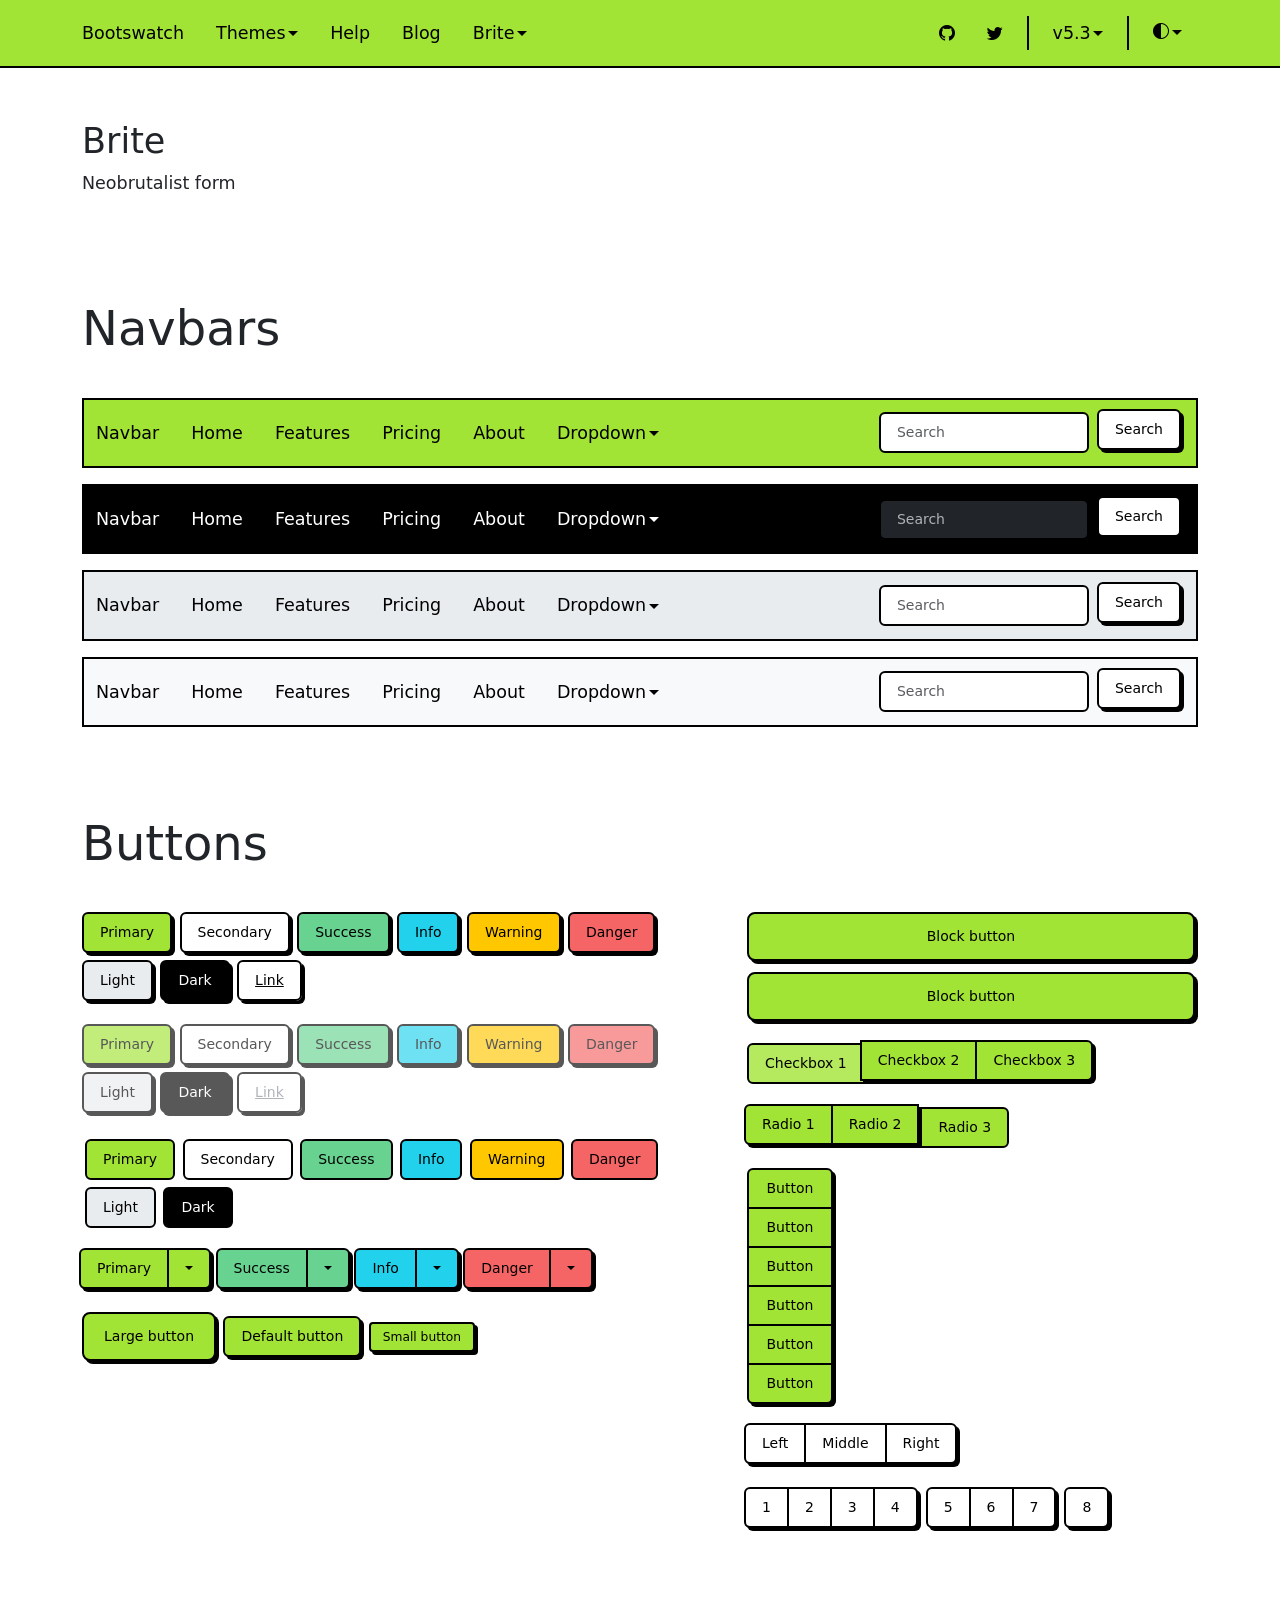
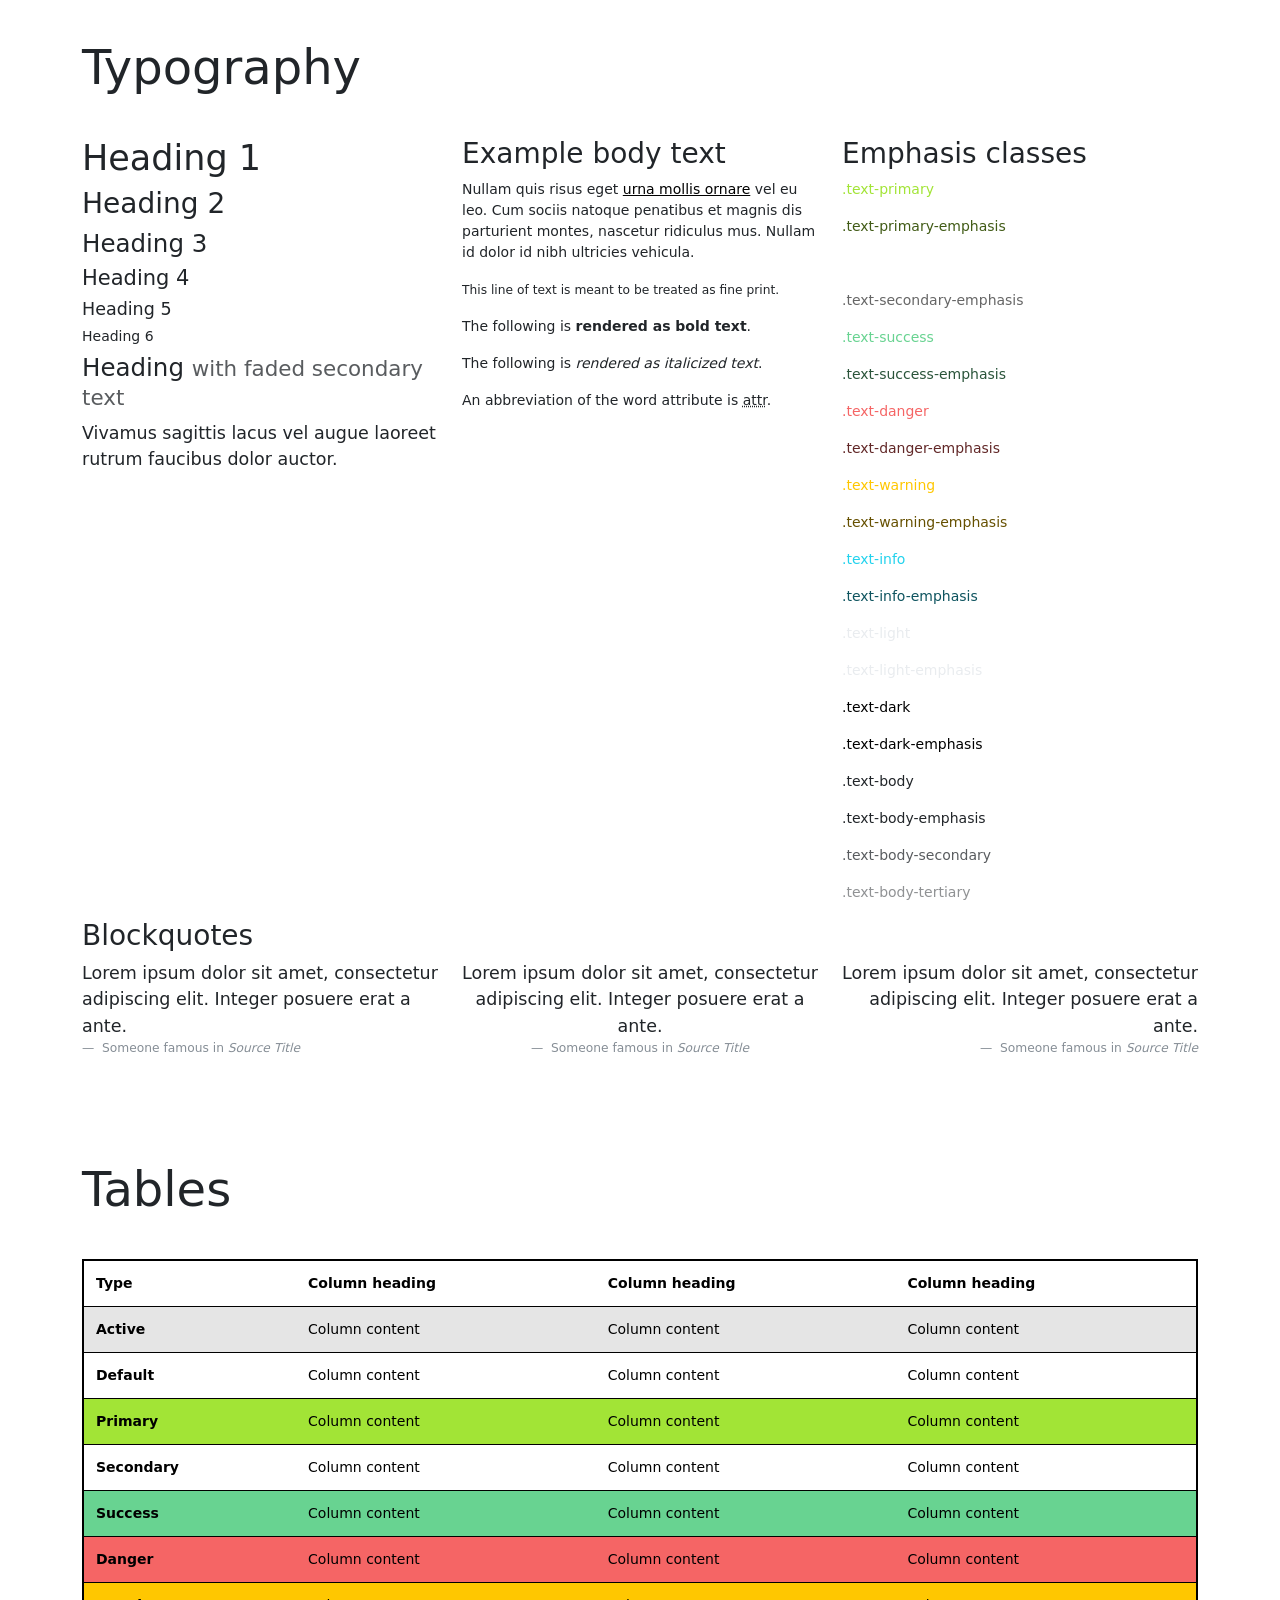
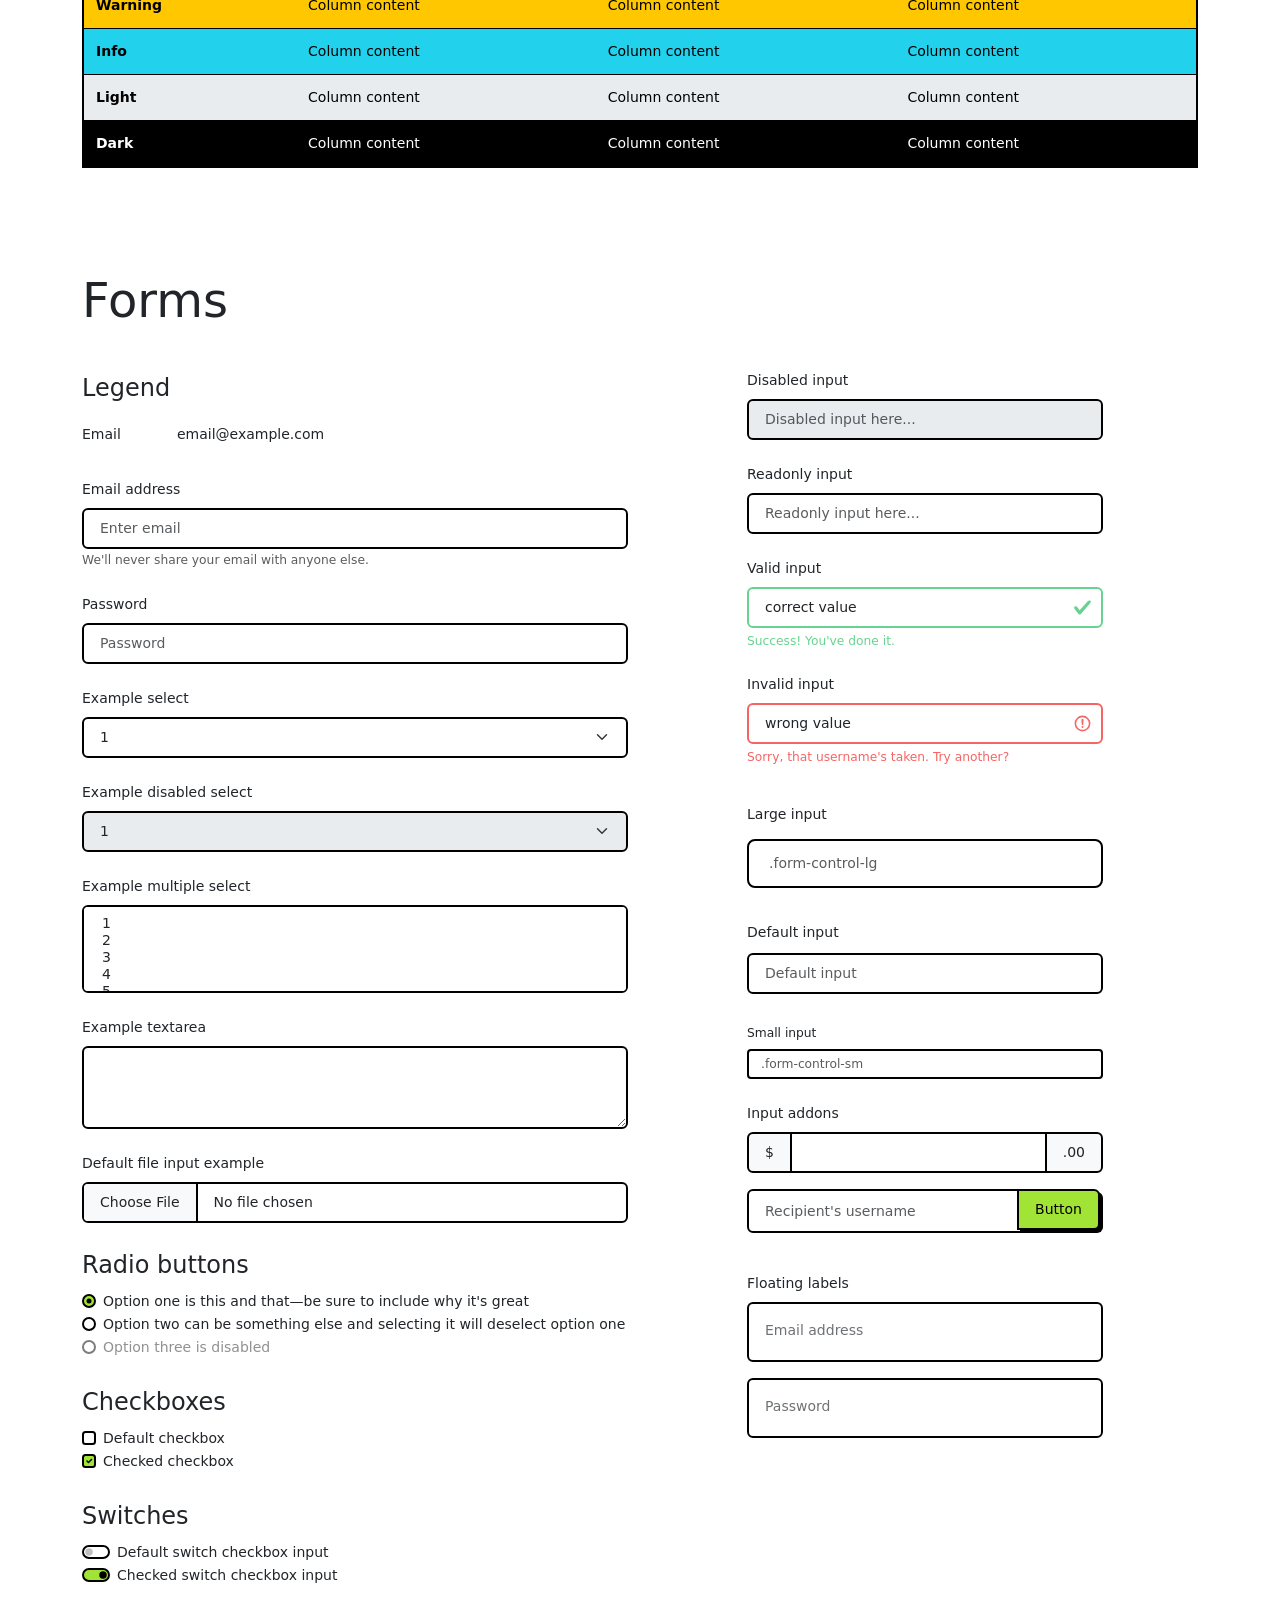
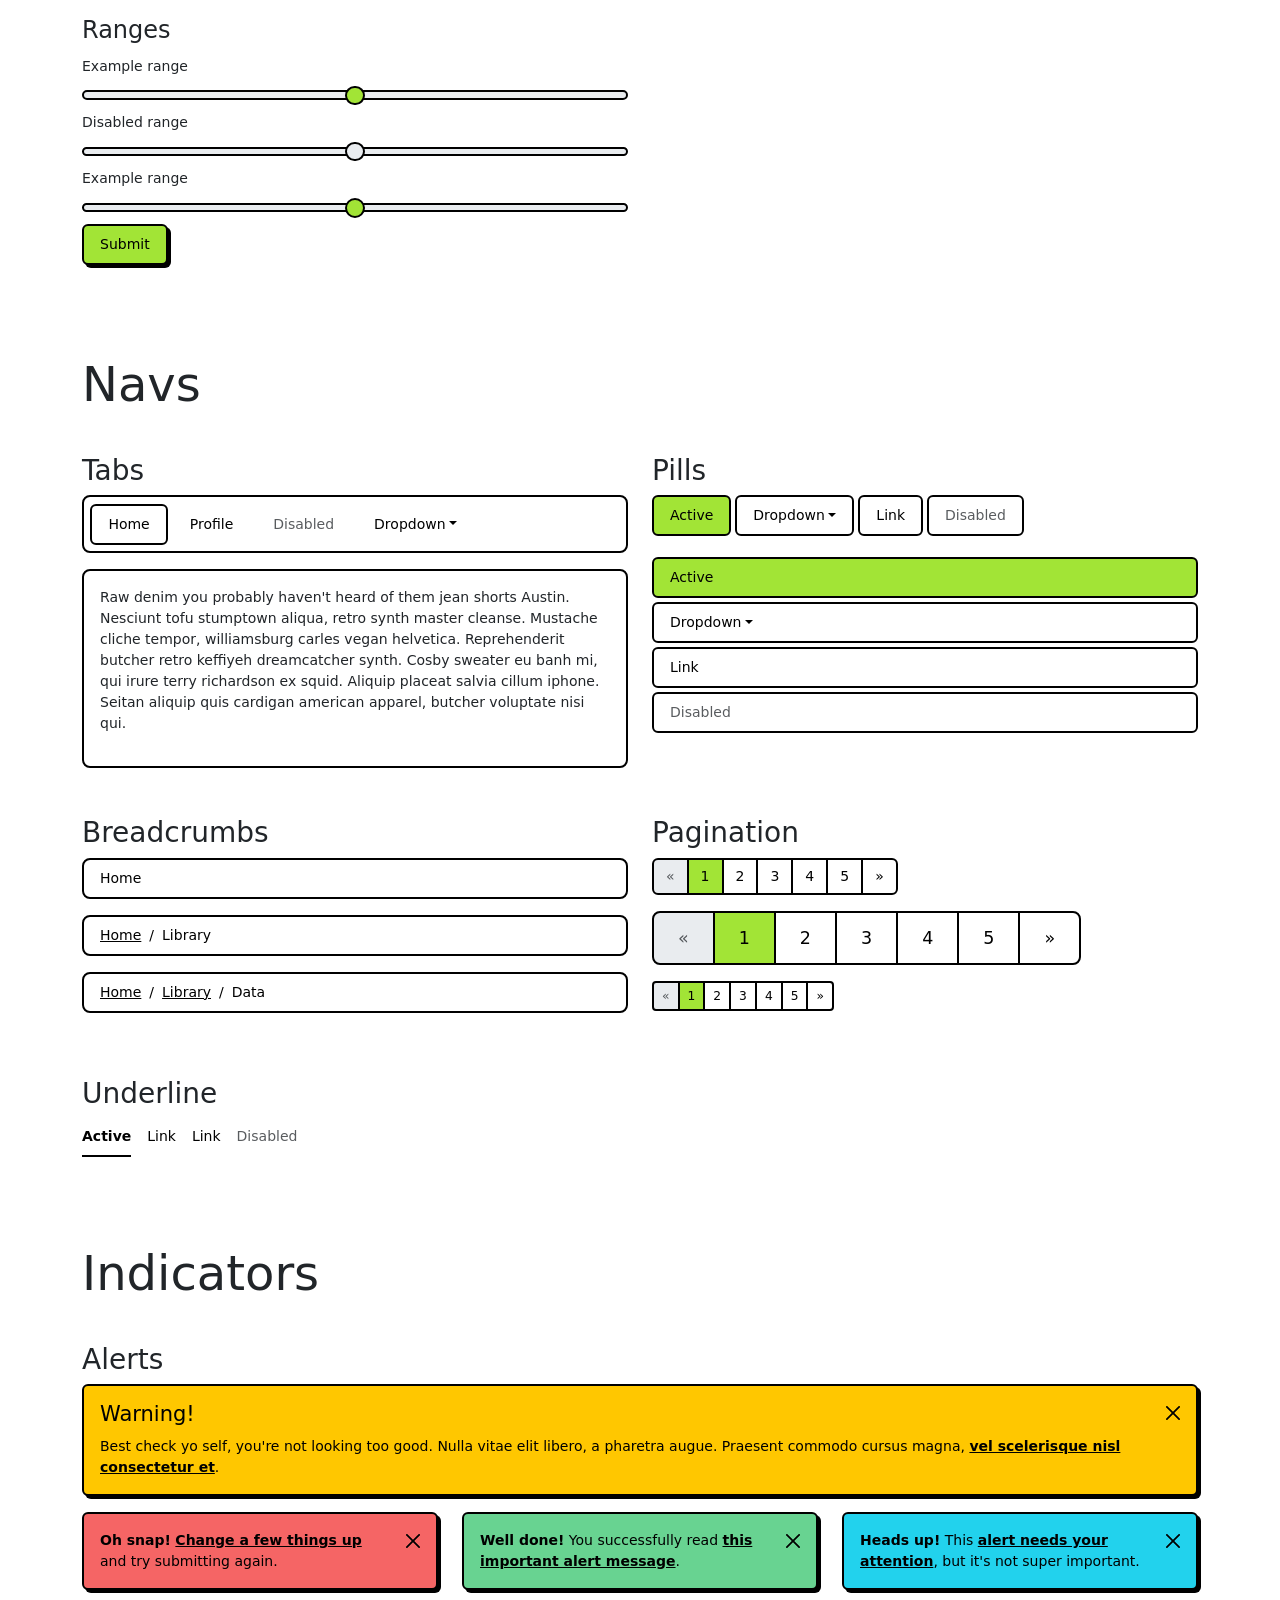
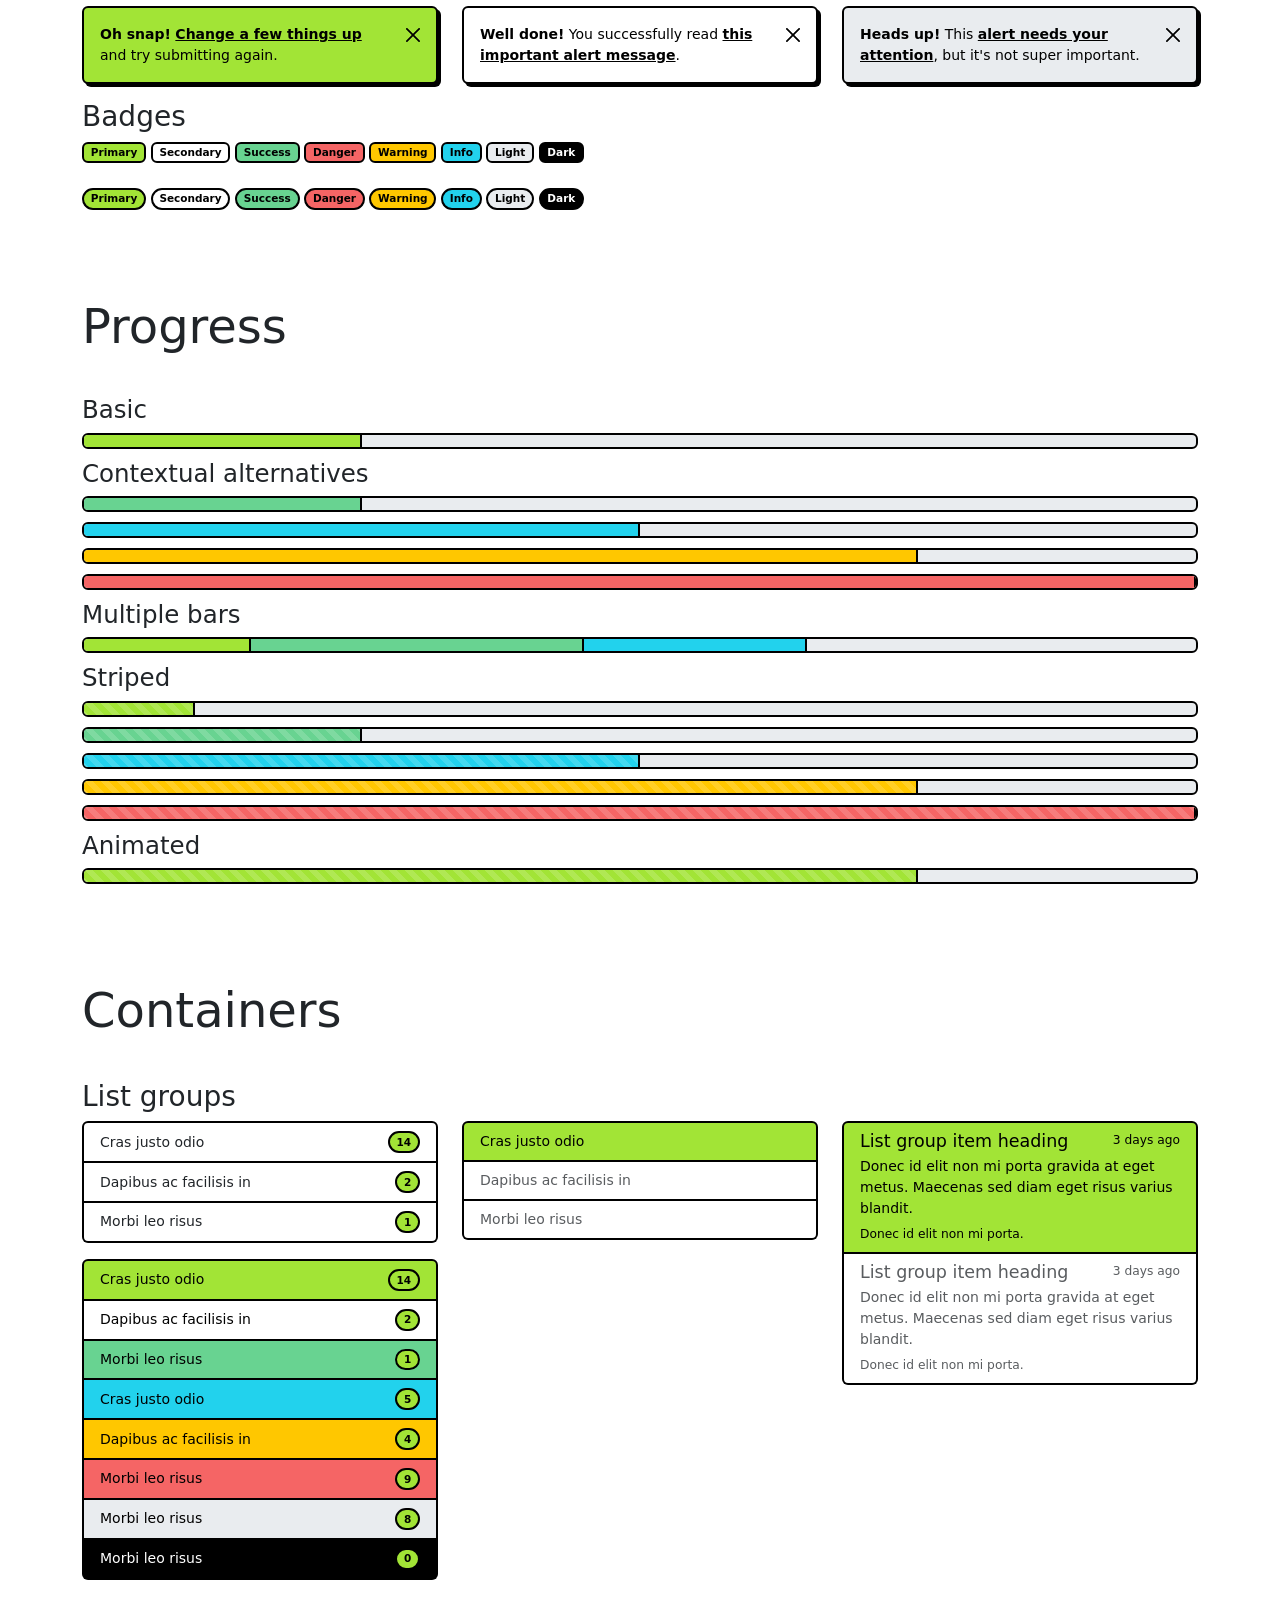
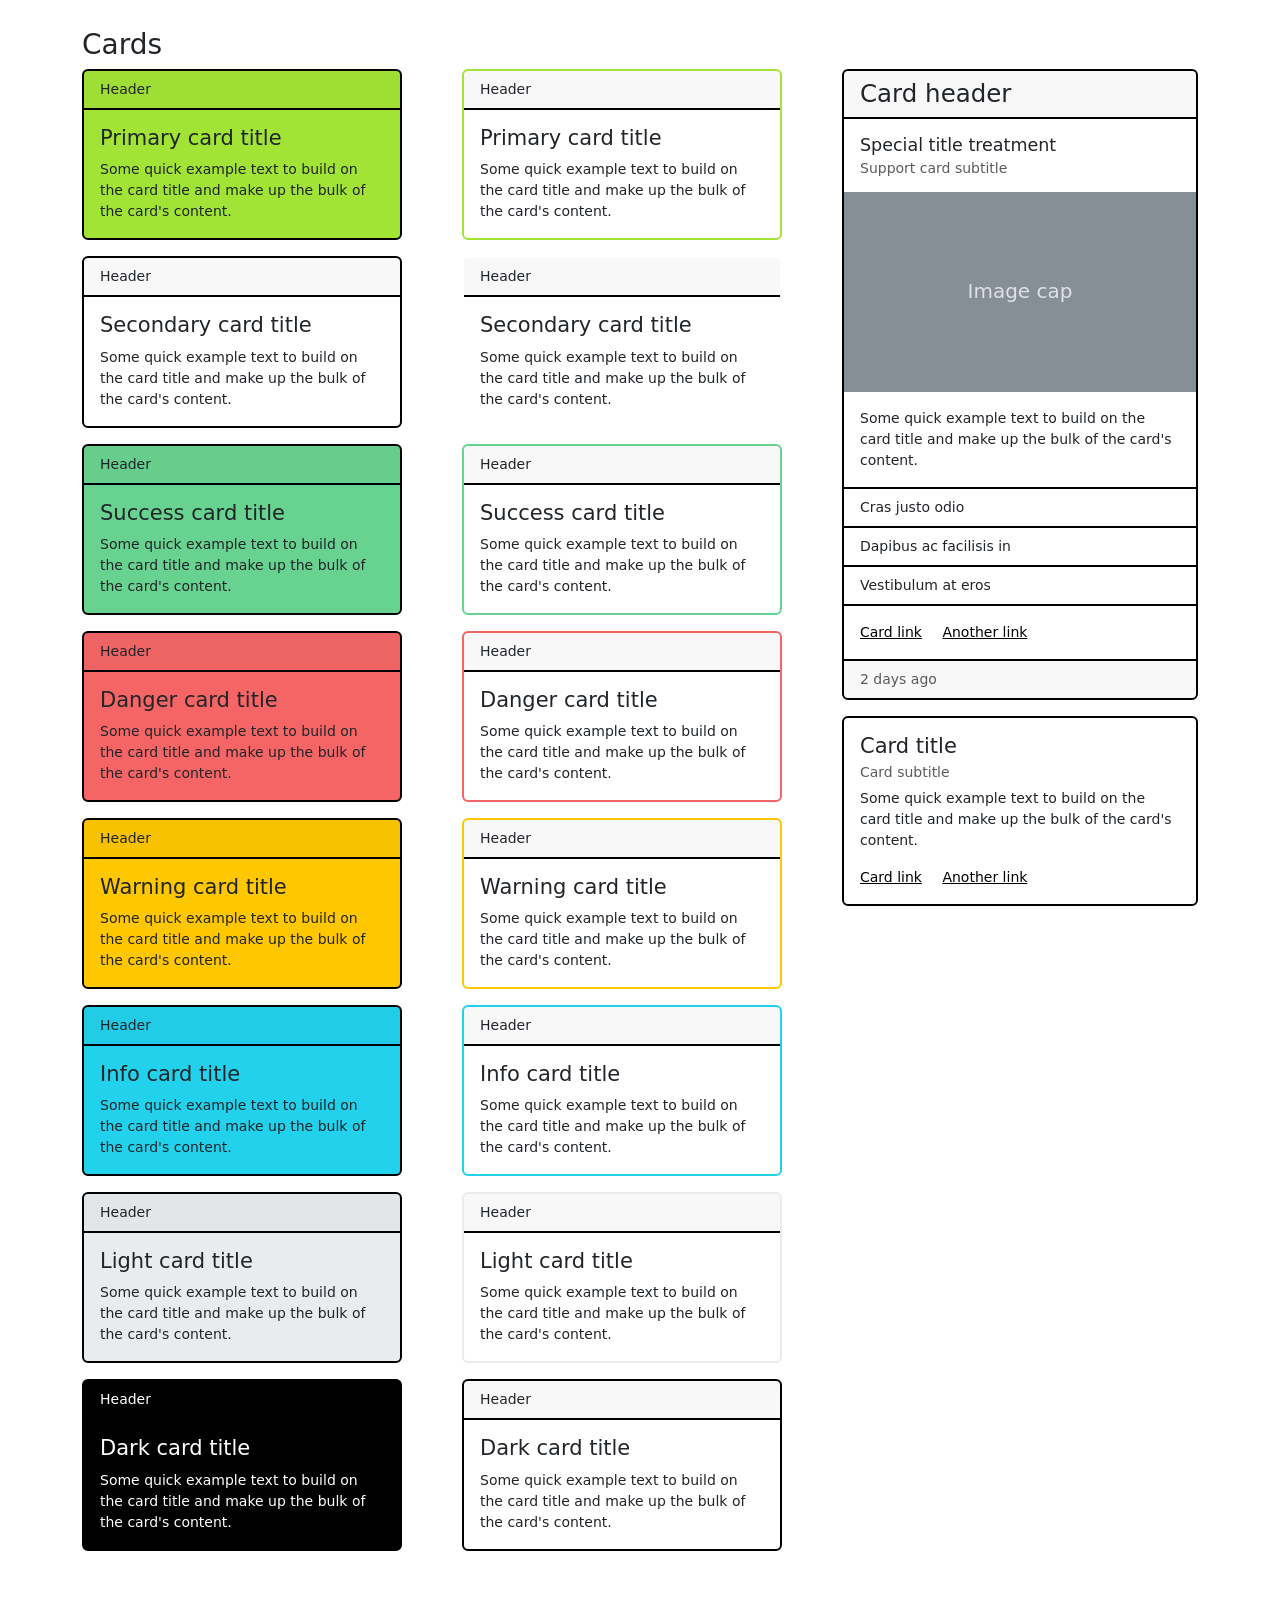
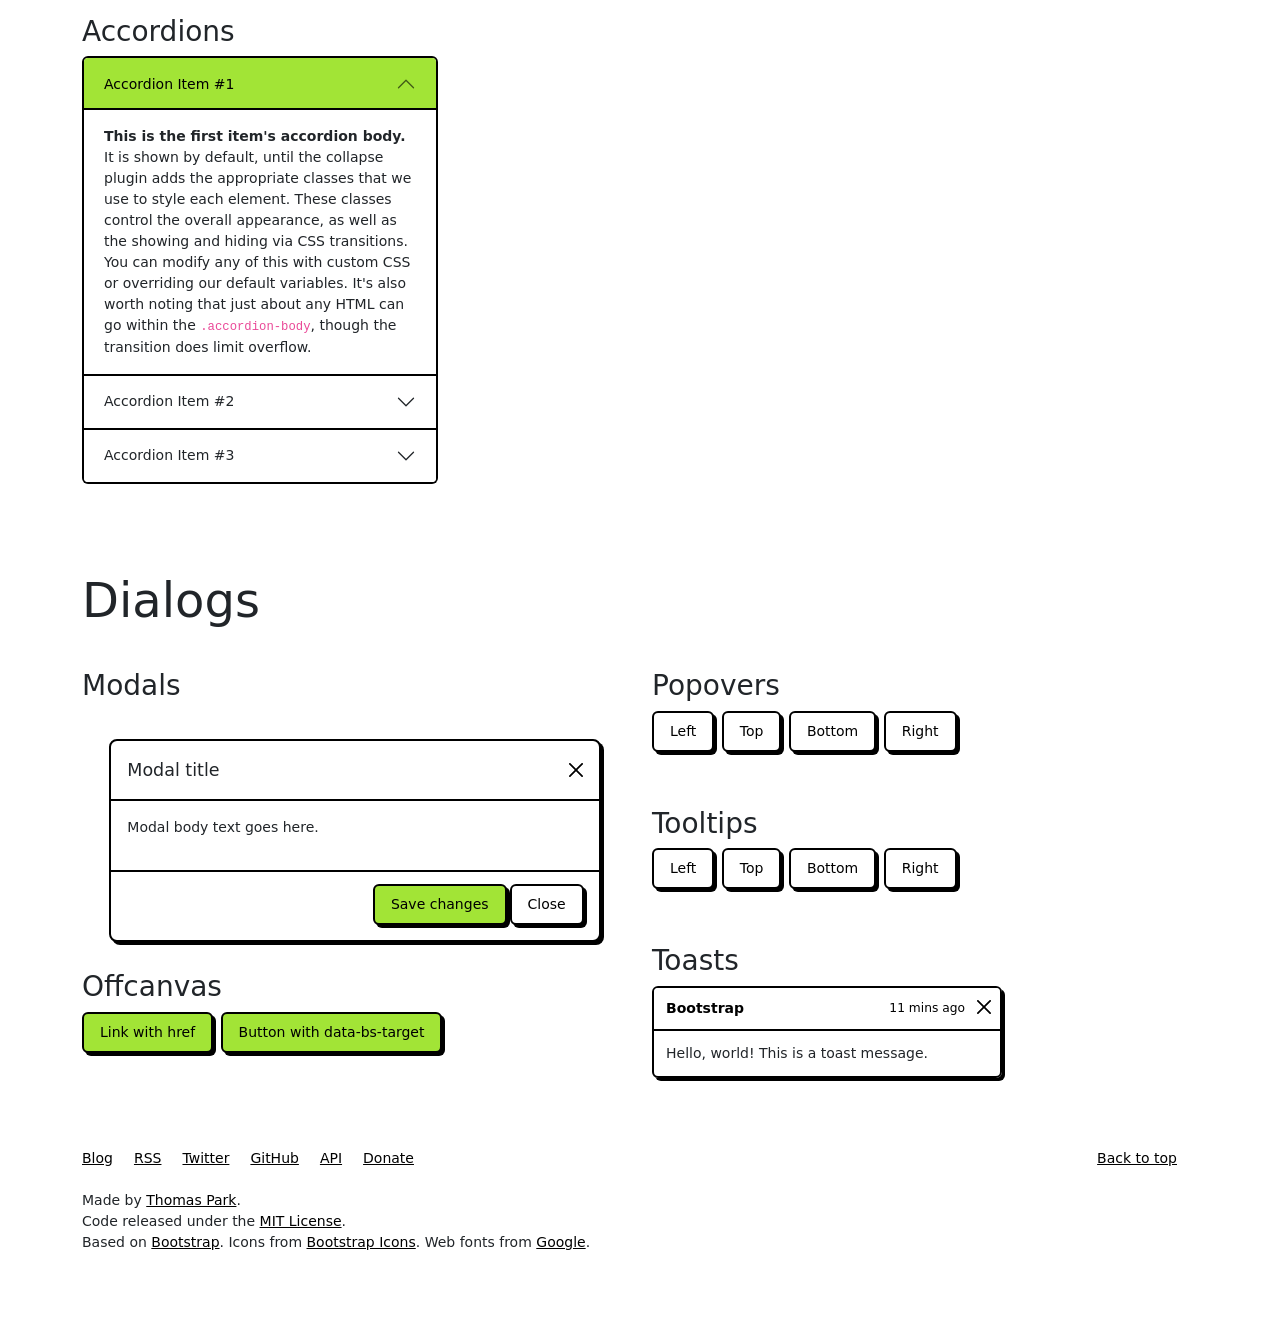
<file: bootswatch-5.3.8/docs/brite/index.html>
<!DOCTYPE html>
<html lang="en">
  <head>
    <meta charset="utf-8">
    <title>Bootswatch: Brite</title>
    <meta name="viewport" content="width=device-width, initial-scale=1">
    <link rel="stylesheet" href="../5/brite/bootstrap.css">
    <link rel="stylesheet" href="../_vendor/bootstrap-icons/font/bootstrap-icons.min.css">
    <link rel="stylesheet" href="../_vendor/prismjs/themes/prism-okaidia.css">
    <link rel="stylesheet" href="../_assets/css/custom.min.css">
    <!-- Global Site Tag (gtag.js) - Google Analytics -->
    <script async src="https://www.googletagmanager.com/gtag/js?id=G-KGDJBEFF3W"></script>
    <script>
      window.dataLayer = window.dataLayer || [];
      function gtag(){dataLayer.push(arguments);}
      gtag('js', new Date());

      gtag('config', 'G-KGDJBEFF3W');
    </script>
  </head>
  <body>
    <div class="navbar navbar-expand-lg fixed-top bg-primary" data-bs-theme="light">
      <div class="container">
        <a href="../" class="navbar-brand">Bootswatch</a>
        <button class="navbar-toggler" type="button" data-bs-toggle="collapse" data-bs-target="#navbarResponsive" aria-controls="navbarResponsive" aria-expanded="false" aria-label="Toggle navigation">
          <span class="navbar-toggler-icon"></span>
        </button>
        <div class="collapse navbar-collapse" id="navbarResponsive">
          <ul class="navbar-nav">
            <li class="nav-item dropdown" data-bs-theme="light">
              <a class="nav-link dropdown-toggle" data-bs-toggle="dropdown" href="#" id="themes">Themes</a>
              <div class="dropdown-menu" aria-labelledby="themes">
                <a class="dropdown-item" href="../default/">Default</a>
                <div class="dropdown-divider"></div>
                <a class="dropdown-item" href="../brite/">Brite</a>
                <a class="dropdown-item" href="../cerulean/">Cerulean</a>
                <a class="dropdown-item" href="../cosmo/">Cosmo</a>
                <a class="dropdown-item" href="../cyborg/">Cyborg</a>
                <a class="dropdown-item" href="../darkly/">Darkly</a>
                <a class="dropdown-item" href="../flatly/">Flatly</a>
                <a class="dropdown-item" href="../journal/">Journal</a>
                <a class="dropdown-item" href="../litera/">Litera</a>
                <a class="dropdown-item" href="../lumen/">Lumen</a>
                <a class="dropdown-item" href="../lux/">Lux</a>
                <a class="dropdown-item" href="../materia/">Materia</a>
                <a class="dropdown-item" href="../minty/">Minty</a>
                <a class="dropdown-item" href="../morph/">Morph</a>
                <a class="dropdown-item" href="../pulse/">Pulse</a>
                <a class="dropdown-item" href="../quartz/">Quartz</a>
                <a class="dropdown-item" href="../sandstone/">Sandstone</a>
                <a class="dropdown-item" href="../simplex/">Simplex</a>
                <a class="dropdown-item" href="../sketchy/">Sketchy</a>
                <a class="dropdown-item" href="../slate/">Slate</a>
                <a class="dropdown-item" href="../solar/">Solar</a>
                <a class="dropdown-item" href="../spacelab/">Spacelab</a>
                <a class="dropdown-item" href="../superhero/">Superhero</a>
                <a class="dropdown-item" href="../united/">United</a>
                <a class="dropdown-item" href="../vapor/">Vapor</a>
                <a class="dropdown-item" href="../versa/">Versa</a>
                <a class="dropdown-item" href="../yeti/">Yeti</a>
                <a class="dropdown-item" href="../zephyr/">Zephyr</a>
              </div>
            </li>
            <li class="nav-item">
              <a class="nav-link" href="../help/">Help</a>
            </li>
            <li class="nav-item">
              <a class="nav-link" href="https://blog.bootswatch.com/">Blog</a>
            </li>
            <li class="nav-item dropdown" data-bs-theme="light">
              <a class="nav-link dropdown-toggle" data-bs-toggle="dropdown" href="#" id="download">Brite</a>
              <div class="dropdown-menu" aria-labelledby="download">
                <a class="dropdown-item" rel="noopener" target="_blank" href="https://jsfiddle.net/bootswatch/zxhwsaLf/">Open in JSFiddle</a>
                <div class="dropdown-divider"></div>
                <a class="dropdown-item" href="../5/brite/bootstrap.css" download>bootstrap.css</a>
                <a class="dropdown-item" href="../5/brite/bootstrap.min.css" download>bootstrap.min.css</a>
                <div class="dropdown-divider"></div>
                <a class="dropdown-item" href="../5/brite/bootstrap.rtl.css" download>bootstrap.rtl.css</a>
                <a class="dropdown-item" href="../5/brite/bootstrap.rtl.min.css" download>bootstrap.rtl.min.css</a>
                <div class="dropdown-divider"></div>
                <a class="dropdown-item" href="../5/brite/_variables.scss" download>_variables.scss</a>
                <a class="dropdown-item" href="../5/brite/_bootswatch.scss" download>_bootswatch.scss</a>
              </div>
            </li>
          </ul>
          <ul class="navbar-nav ms-md-auto">
            <li class="nav-item">
              <a target="_blank" rel="noopener" class="nav-link" href="https://github.com/thomaspark/bootswatch/"><i class="bi bi-github"></i><span class="d-lg-none ms-2">GitHub</span></a>
            </li>
            <li class="nav-item">
              <a target="_blank" rel="noopener" class="nav-link" href="https://twitter.com/bootswatch"><i class="bi bi-twitter"></i><span class="d-lg-none ms-2">Twitter</span></a>
            </li>
            <li class="nav-item py-2 py-lg-1 col-12 col-lg-auto">
              <div class="vr d-none d-lg-flex h-100 mx-lg-2 text-white"></div>
              <hr class="d-lg-none my-2 text-white-50">
            </li>
            <li class="nav-item dropdown" data-bs-theme="light">
              <a class="nav-link dropdown-toggle d-flex align-items-center" href="#" id="version-menu" aria-expanded="false" data-bs-toggle="dropdown" data-bs-display="static" aria-label="Toggle theme">
                <span class="d-lg-none me-2">Bootstrap </span>
                <span>v5.3</span>
              </a>
              <ul class="dropdown-menu dropdown-menu-end">
                <li>
                  <a href="https://bootswatch.com/" class="dropdown-item d-flex align-items-center justify-content-between" aria-current="true">
                    <span class="ms-2">v5.3.x</span><i class="bi bi-check"></i>
                  </a>
                </li>
                <li>
                  <a href="https://bootswatch.com/4/" class="dropdown-item d-flex align-items-center justify-content-between">
                    <span class="ms-2">v4.6.2</span>
                  </a>
                </li>
                <li>
                  <a href="https://bootswatch.com/3/" class="dropdown-item d-flex align-items-center justify-content-between">
                    <span class="ms-2">v3.4.1</span>
                  </a>
                </li>
                <li>
                  <a href="https://bootswatch.com/2/" class="dropdown-item d-flex align-items-center justify-content-between">
                    <span class="ms-2">v2.3.2</span>
                  </a>
                </li>
                <li>
                  <hr class="dropdown-divider">
                </li>
                <li>
                  <a href="https://github.com/thomaspark/bootswatch/tags" class="dropdown-item d-flex align-items-center justify-content-between">
                    <span class="ms-2">All versions</span>
                  </a>
                </li>
              </ul>
            </li>
            <li class="nav-item py-2 py-lg-1 col-12 col-lg-auto">
              <div class="vr d-none d-lg-flex h-100 mx-lg-2 text-white"></div>
              <hr class="d-lg-none my-2 text-white-50">
            </li>
            <li class="nav-item dropdown" data-bs-theme="light">
              <a class="nav-link dropdown-toggle d-flex align-items-center" href="#" id="theme-menu" aria-expanded="false" data-bs-toggle="dropdown" data-bs-display="static" aria-label="Toggle theme">
                <i class="bi bi-circle-half"></i>
                <span class="d-lg-none ms-2">Toggle theme</span>
              </a>
              <ul class="dropdown-menu dropdown-menu-end">
                <li>
                  <button type="button" class="dropdown-item d-flex align-items-center" data-bs-theme-value="light" aria-pressed="false">
                    <i class="bi bi-sun-fill"></i><span class="ms-2">Light</span>
                  </button>
                </li>
                <li>
                  <button type="button" class="dropdown-item d-flex align-items-center" data-bs-theme-value="dark" aria-pressed="true">
                    <i class="bi bi-moon-stars-fill"></i><span class="ms-2">Dark</span>
                  </button>
                </li>
              </ul>
            </li>
          </ul>
        </div>
      </div>
    </div>

    <div class="container">
      <div class="page-header" id="banner">
        <div class="row">
          <div class="col-lg-8 col-md-7 col-sm-6">
            <h1>Brite</h1>
            <p class="lead">Neobrutalist form</p>
          </div>
          <div class="col-lg-4 col-md-5 col-sm-6">
            <div class="sponsor">
              <script async src="https://cdn.carbonads.com/carbon.js?serve=CKYIE23N&placement=bootswatchcom" id="_carbonads_js"></script>
            </div>
          </div>
        </div>
      </div>

      <!-- Navbar
      ================================================== -->
      <div class="bs-docs-section clearfix">
        <div class="row">
          <div class="col-lg-12">
            <div class="page-header">
              <h1 id="navbars">Navbars</h1>
            </div>

            <div class="bs-component">
              <nav class="navbar navbar-expand-lg bg-primary" data-bs-theme="light">
                <div class="container-fluid">
                  <a class="navbar-brand" href="#">Navbar</a>
                  <button class="navbar-toggler" type="button" data-bs-toggle="collapse" data-bs-target="#navbarColor01" aria-controls="navbarColor01" aria-expanded="false" aria-label="Toggle navigation">
                    <span class="navbar-toggler-icon"></span>
                  </button>

                  <div class="collapse navbar-collapse" id="navbarColor01">
                    <ul class="navbar-nav me-auto">
                      <li class="nav-item">
                        <a class="nav-link active" href="#">Home
                          <span class="visually-hidden">(current)</span>
                        </a>
                      </li>
                      <li class="nav-item">
                        <a class="nav-link" href="#">Features</a>
                      </li>
                      <li class="nav-item">
                        <a class="nav-link" href="#">Pricing</a>
                      </li>
                      <li class="nav-item">
                        <a class="nav-link" href="#">About</a>
                      </li>
                      <li class="nav-item dropdown">
                        <a class="nav-link dropdown-toggle" data-bs-toggle="dropdown" href="#" role="button" aria-haspopup="true" aria-expanded="false">Dropdown</a>
                        <div class="dropdown-menu">
                          <a class="dropdown-item" href="#">Action</a>
                          <a class="dropdown-item" href="#">Another action</a>
                          <a class="dropdown-item" href="#">Something else here</a>
                          <div class="dropdown-divider"></div>
                          <a class="dropdown-item" href="#">Separated link</a>
                        </div>
                      </li>
                    </ul>
                    <form class="d-flex">
                      <input class="form-control me-sm-2" type="search" placeholder="Search">
                      <button class="btn btn-secondary my-2 my-sm-0" type="submit">Search</button>
                    </form>
                  </div>
                </div>
              </nav>
            </div>

            <div class="bs-component">
              <nav class="navbar navbar-expand-lg bg-dark" data-bs-theme="dark">
                <div class="container-fluid">
                  <a class="navbar-brand" href="#">Navbar</a>
                  <button class="navbar-toggler" type="button" data-bs-toggle="collapse" data-bs-target="#navbarColor02" aria-controls="navbarColor02" aria-expanded="false" aria-label="Toggle navigation">
                    <span class="navbar-toggler-icon"></span>
                  </button>

                  <div class="collapse navbar-collapse" id="navbarColor02">
                    <ul class="navbar-nav me-auto">
                      <li class="nav-item">
                        <a class="nav-link active" href="#">Home
                          <span class="visually-hidden">(current)</span>
                        </a>
                      </li>
                      <li class="nav-item">
                        <a class="nav-link" href="#">Features</a>
                      </li>
                      <li class="nav-item">
                        <a class="nav-link" href="#">Pricing</a>
                      </li>
                      <li class="nav-item">
                        <a class="nav-link" href="#">About</a>
                      </li>
                      <li class="nav-item dropdown">
                        <a class="nav-link dropdown-toggle" data-bs-toggle="dropdown" href="#" role="button" aria-haspopup="true" aria-expanded="false">Dropdown</a>
                        <div class="dropdown-menu">
                          <a class="dropdown-item" href="#">Action</a>
                          <a class="dropdown-item" href="#">Another action</a>
                          <a class="dropdown-item" href="#">Something else here</a>
                          <div class="dropdown-divider"></div>
                          <a class="dropdown-item" href="#">Separated link</a>
                        </div>
                      </li>
                    </ul>
                    <form class="d-flex">
                      <input class="form-control me-sm-2" type="search" placeholder="Search">
                      <button class="btn btn-secondary my-2 my-sm-0" type="submit">Search</button>
                    </form>
                  </div>
                </div>
              </nav>
            </div>

            <div class="bs-component">
              <nav class="navbar navbar-expand-lg bg-light" data-bs-theme="light">
                <div class="container-fluid">
                  <a class="navbar-brand" href="#">Navbar</a>
                  <button class="navbar-toggler" type="button" data-bs-toggle="collapse" data-bs-target="#navbarColor03" aria-controls="navbarColor03" aria-expanded="false" aria-label="Toggle navigation">
                    <span class="navbar-toggler-icon"></span>
                  </button>

                  <div class="collapse navbar-collapse" id="navbarColor03">
                    <ul class="navbar-nav me-auto">
                      <li class="nav-item">
                        <a class="nav-link active" href="#">Home
                          <span class="visually-hidden">(current)</span>
                        </a>
                      </li>
                      <li class="nav-item">
                        <a class="nav-link" href="#">Features</a>
                      </li>
                      <li class="nav-item">
                        <a class="nav-link" href="#">Pricing</a>
                      </li>
                      <li class="nav-item">
                        <a class="nav-link" href="#">About</a>
                      </li>
                      <li class="nav-item dropdown">
                        <a class="nav-link dropdown-toggle" data-bs-toggle="dropdown" href="#" role="button" aria-haspopup="true" aria-expanded="false">Dropdown</a>
                        <div class="dropdown-menu">
                          <a class="dropdown-item" href="#">Action</a>
                          <a class="dropdown-item" href="#">Another action</a>
                          <a class="dropdown-item" href="#">Something else here</a>
                          <div class="dropdown-divider"></div>
                          <a class="dropdown-item" href="#">Separated link</a>
                        </div>
                      </li>
                    </ul>
                    <form class="d-flex">
                      <input class="form-control me-sm-2" type="search" placeholder="Search">
                      <button class="btn btn-secondary my-2 my-sm-0" type="submit">Search</button>
                    </form>
                  </div>
                </div>
              </nav>
            </div>

            <div class="bs-component">
              <nav class="navbar navbar-expand-lg bg-body-tertiary">
                <div class="container-fluid">
                  <a class="navbar-brand" href="#">Navbar</a>
                  <button class="navbar-toggler" type="button" data-bs-toggle="collapse" data-bs-target="#navbarColor04" aria-controls="navbarColor04" aria-expanded="false" aria-label="Toggle navigation">
                    <span class="navbar-toggler-icon"></span>
                  </button>

                  <div class="collapse navbar-collapse" id="navbarColor04">
                    <ul class="navbar-nav me-auto">
                      <li class="nav-item">
                        <a class="nav-link active" href="#">Home
                          <span class="visually-hidden">(current)</span>
                        </a>
                      </li>
                      <li class="nav-item">
                        <a class="nav-link" href="#">Features</a>
                      </li>
                      <li class="nav-item">
                        <a class="nav-link" href="#">Pricing</a>
                      </li>
                      <li class="nav-item">
                        <a class="nav-link" href="#">About</a>
                      </li>
                      <li class="nav-item dropdown">
                        <a class="nav-link dropdown-toggle" data-bs-toggle="dropdown" href="#" role="button" aria-haspopup="true" aria-expanded="false">Dropdown</a>
                        <div class="dropdown-menu">
                          <a class="dropdown-item" href="#">Action</a>
                          <a class="dropdown-item" href="#">Another action</a>
                          <a class="dropdown-item" href="#">Something else here</a>
                          <div class="dropdown-divider"></div>
                          <a class="dropdown-item" href="#">Separated link</a>
                        </div>
                      </li>
                    </ul>
                    <form class="d-flex">
                      <input class="form-control me-sm-2" type="search" placeholder="Search">
                      <button class="btn btn-secondary my-2 my-sm-0" type="submit">Search</button>
                    </form>
                  </div>
                </div>
              </nav>
            </div>

          </div>
        </div>
      </div>

      <!-- Buttons
      ================================================== -->
      <div class="bs-docs-section">
        <div class="page-header">
          <div class="row">
            <div class="col-lg-12">
              <h1 id="buttons">Buttons</h1>
            </div>
          </div>
        </div>

        <div class="row">
          <div class="col-lg-7">
            <p class="bs-component">
              <button type="button" class="btn btn-primary">Primary</button>
              <button type="button" class="btn btn-secondary">Secondary</button>
              <button type="button" class="btn btn-success">Success</button>
              <button type="button" class="btn btn-info">Info</button>
              <button type="button" class="btn btn-warning">Warning</button>
              <button type="button" class="btn btn-danger">Danger</button>
              <button type="button" class="btn btn-light">Light</button>
              <button type="button" class="btn btn-dark">Dark</button>
              <button type="button" class="btn btn-link">Link</button>
            </p>

            <p class="bs-component">
              <button type="button" class="btn btn-primary disabled">Primary</button>
              <button type="button" class="btn btn-secondary disabled">Secondary</button>
              <button type="button" class="btn btn-success disabled">Success</button>
              <button type="button" class="btn btn-info disabled">Info</button>
              <button type="button" class="btn btn-warning disabled">Warning</button>
              <button type="button" class="btn btn-danger disabled">Danger</button>
              <button type="button" class="btn btn-light disabled">Light</button>
              <button type="button" class="btn btn-dark disabled">Dark</button>
              <button type="button" class="btn btn-link disabled">Link</button>
            </p>

            <p class="bs-component">
              <button type="button" class="btn btn-outline-primary">Primary</button>
              <button type="button" class="btn btn-outline-secondary">Secondary</button>
              <button type="button" class="btn btn-outline-success">Success</button>
              <button type="button" class="btn btn-outline-info">Info</button>
              <button type="button" class="btn btn-outline-warning">Warning</button>
              <button type="button" class="btn btn-outline-danger">Danger</button>
              <button type="button" class="btn btn-outline-light">Light</button>
              <button type="button" class="btn btn-outline-dark">Dark</button>
            </p>

            <div class="bs-component">
              <div class="btn-group" role="group" aria-label="Button group with nested dropdown">
                <button type="button" class="btn btn-primary">Primary</button>
                <div class="btn-group" role="group">
                  <button id="btnGroupDrop1" type="button" class="btn btn-primary dropdown-toggle" data-bs-toggle="dropdown" aria-haspopup="true" aria-expanded="false"></button>
                  <div class="dropdown-menu" aria-labelledby="btnGroupDrop1">
                    <a class="dropdown-item" href="#">Dropdown link</a>
                    <a class="dropdown-item" href="#">Dropdown link</a>
                  </div>
                </div>
              </div>

              <div class="btn-group" role="group" aria-label="Button group with nested dropdown">
                <button type="button" class="btn btn-success">Success</button>
                <div class="btn-group" role="group">
                  <button id="btnGroupDrop2" type="button" class="btn btn-success dropdown-toggle" data-bs-toggle="dropdown" aria-haspopup="true" aria-expanded="false"></button>
                  <div class="dropdown-menu" aria-labelledby="btnGroupDrop2">
                    <a class="dropdown-item" href="#">Dropdown link</a>
                    <a class="dropdown-item" href="#">Dropdown link</a>
                  </div>
                </div>
              </div>

              <div class="btn-group" role="group" aria-label="Button group with nested dropdown">
                <button type="button" class="btn btn-info">Info</button>
                <div class="btn-group" role="group">
                  <button id="btnGroupDrop3" type="button" class="btn btn-info dropdown-toggle" data-bs-toggle="dropdown" aria-haspopup="true" aria-expanded="false"></button>
                  <div class="dropdown-menu" aria-labelledby="btnGroupDrop3">
                    <a class="dropdown-item" href="#">Dropdown link</a>
                    <a class="dropdown-item" href="#">Dropdown link</a>
                  </div>
                </div>
              </div>

              <div class="btn-group" role="group" aria-label="Button group with nested dropdown">
                <button type="button" class="btn btn-danger">Danger</button>
                <div class="btn-group" role="group">
                  <button id="btnGroupDrop4" type="button" class="btn btn-danger dropdown-toggle" data-bs-toggle="dropdown" aria-haspopup="true" aria-expanded="false"></button>
                  <div class="dropdown-menu" aria-labelledby="btnGroupDrop4">
                    <a class="dropdown-item" href="#">Dropdown link</a>
                    <a class="dropdown-item" href="#">Dropdown link</a>
                  </div>
                </div>
              </div>
            </div>

            <div class="bs-component">
              <button type="button" class="btn btn-primary btn-lg">Large button</button>
              <button type="button" class="btn btn-primary">Default button</button>
              <button type="button" class="btn btn-primary btn-sm">Small button</button>
            </div>
          </div>
          <div class="col-lg-5">
            <div class="bs-component">
              <div class="d-grid gap-2">
                <button class="btn btn-lg btn-primary" type="button">Block button</button>
                <button class="btn btn-lg btn-primary" type="button">Block button</button>
              </div>
            </div>

            <div class="bs-component mb-3">
              <div class="btn-group" role="group" aria-label="Basic checkbox toggle button group">
                <input type="checkbox" class="btn-check" id="btncheck1" checked autocomplete="off">
                <label class="btn btn-primary" for="btncheck1">Checkbox 1</label>
                <input type="checkbox" class="btn-check" id="btncheck2" autocomplete="off">
                <label class="btn btn-primary" for="btncheck2">Checkbox 2</label>
                <input type="checkbox" class="btn-check" id="btncheck3" autocomplete="off">
                <label class="btn btn-primary" for="btncheck3">Checkbox 3</label>
              </div>
            </div>

            <div class="bs-component mb-3">
              <div class="btn-group" role="group" aria-label="Basic radio toggle button group">
                <input type="radio" class="btn-check" name="btnradio" id="btnradio1" autocomplete="off" checked>
                <label class="btn btn-outline-primary" for="btnradio1">Radio 1</label>
                <input type="radio" class="btn-check" name="btnradio" id="btnradio2" autocomplete="off" checked>
                <label class="btn btn-outline-primary" for="btnradio2">Radio 2</label>
                <input type="radio" class="btn-check" name="btnradio" id="btnradio3" autocomplete="off" checked>
                <label class="btn btn-outline-primary" for="btnradio3">Radio 3</label>
              </div>
            </div>

            <div class="bs-component">
              <div class="btn-group-vertical">
                <button type="button" class="btn btn-primary">Button</button>
                <button type="button" class="btn btn-primary">Button</button>
                <button type="button" class="btn btn-primary">Button</button>
                <button type="button" class="btn btn-primary">Button</button>
                <button type="button" class="btn btn-primary">Button</button>
                <button type="button" class="btn btn-primary">Button</button>
              </div>
            </div>

            <div class="bs-component mb-3">
              <div class="btn-group" role="group" aria-label="Basic example">
                <button type="button" class="btn btn-secondary">Left</button>
                <button type="button" class="btn btn-secondary">Middle</button>
                <button type="button" class="btn btn-secondary">Right</button>
              </div>
            </div>

            <div class="bs-component mb-3">
              <div class="btn-toolbar" role="toolbar" aria-label="Toolbar with button groups">
                <div class="btn-group me-2" role="group" aria-label="First group">
                  <button type="button" class="btn btn-secondary">1</button>
                  <button type="button" class="btn btn-secondary">2</button>
                  <button type="button" class="btn btn-secondary">3</button>
                  <button type="button" class="btn btn-secondary">4</button>
                </div>
                <div class="btn-group me-2" role="group" aria-label="Second group">
                  <button type="button" class="btn btn-secondary">5</button>
                  <button type="button" class="btn btn-secondary">6</button>
                  <button type="button" class="btn btn-secondary">7</button>
                </div>
                <div class="btn-group" role="group" aria-label="Third group">
                  <button type="button" class="btn btn-secondary">8</button>
                </div>
              </div>
            </div>
          </div>
        </div>
      </div>

      <!-- Typography
      ================================================== -->
      <div class="bs-docs-section">
        <div class="row">
          <div class="col-lg-12">
            <div class="page-header">
              <h1 id="typography">Typography</h1>
            </div>
          </div>
        </div>

        <!-- Headings -->

        <div class="row">
          <div class="col-lg-4">
            <div class="bs-component">
              <h1>Heading 1</h1>
              <h2>Heading 2</h2>
              <h3>Heading 3</h3>
              <h4>Heading 4</h4>
              <h5>Heading 5</h5>
              <h6>Heading 6</h6>
              <h3>
                Heading
                <small class="text-body-secondary">with faded secondary text</small>
              </h3>
              <p class="lead">Vivamus sagittis lacus vel augue laoreet rutrum faucibus dolor auctor.</p>
            </div>
          </div>
          <div class="col-lg-4">
            <div class="bs-component">
              <h2>Example body text</h2>
              <p>Nullam quis risus eget <a href="#">urna mollis ornare</a> vel eu leo. Cum sociis natoque penatibus et magnis dis parturient montes, nascetur ridiculus mus. Nullam id dolor id nibh ultricies vehicula.</p>
              <p><small>This line of text is meant to be treated as fine print.</small></p>
              <p>The following is <strong>rendered as bold text</strong>.</p>
              <p>The following is <em>rendered as italicized text</em>.</p>
              <p>An abbreviation of the word attribute is <abbr title="attribute">attr</abbr>.</p>
            </div>
          </div>
          <div class="col-lg-4">
            <div class="bs-component">
              <h2>Emphasis classes</h2>
              <p class="text-primary">.text-primary</p>
              <p class="text-primary-emphasis">.text-primary-emphasis</p>
              <p class="text-secondary">.text-secondary</p>
              <p class="text-secondary-emphasis">.text-secondary-emphasis</p>
              <p class="text-success">.text-success</p>
              <p class="text-success-emphasis">.text-success-emphasis</p>
              <p class="text-danger">.text-danger</p>
              <p class="text-danger-emphasis">.text-danger-emphasis</p>
              <p class="text-warning">.text-warning</p>
              <p class="text-warning-emphasis">.text-warning-emphasis</p>
              <p class="text-info">.text-info</p>
              <p class="text-info-emphasis">.text-info-emphasis</p>
              <p class="text-light">.text-light</p>
              <p class="text-light">.text-light-emphasis</p>
              <p class="text-dark">.text-dark</p>
              <p class="text-dark">.text-dark-emphasis</p>
              <p class="text-body">.text-body</p>
              <p class="text-body">.text-body-emphasis</p>
              <p class="text-body-secondary">.text-body-secondary</p>
              <p class="text-body-tertiary">.text-body-tertiary</p>
            </div>
          </div>
        </div>

        <!-- Blockquotes -->

        <div class="row">
          <div class="col-lg-12">
            <h2 id="type-blockquotes">Blockquotes</h2>
          </div>
        </div>
        <div class="row">
          <div class="col-lg-4">
            <div class="bs-component">
              <figure>
                <blockquote class="blockquote">
                  <p class="mb-0">Lorem ipsum dolor sit amet, consectetur adipiscing elit. Integer posuere erat a ante.</p>
  
                </blockquote>
                <figcaption class="blockquote-footer">
                  Someone famous in <cite title="Source Title">Source Title</cite>
                </figcaption>
              </figure>
            </div>
          </div>
          <div class="col-lg-4">
            <div class="bs-component">
              <figure class="text-center">
                <blockquote class="blockquote">
                  <p class="mb-0">Lorem ipsum dolor sit amet, consectetur adipiscing elit. Integer posuere erat a ante.</p>
  
                </blockquote>
                <figcaption class="blockquote-footer">
                  Someone famous in <cite title="Source Title">Source Title</cite>
                </figcaption>
              </figure>
            </div>
          </div>
          <div class="col-lg-4">
            <div class="bs-component">
              <figure class="text-end">
                <blockquote class="blockquote">
                  <p class="mb-0">Lorem ipsum dolor sit amet, consectetur adipiscing elit. Integer posuere erat a ante.</p>
  
                </blockquote>
                <figcaption class="blockquote-footer">
                  Someone famous in <cite title="Source Title">Source Title</cite>
                </figcaption>
              </figure>
            </div>
          </div>
        </div>
      </div>

      <!-- Tables
      ================================================== -->
      <div class="bs-docs-section">
        <div class="row">
          <div class="col-lg-12">
            <div class="page-header">
              <h1 id="tables">Tables</h1>
            </div>

            <div class="bs-component">
              <table class="table table-hover">
                <thead>
                  <tr>
                    <th scope="col">Type</th>
                    <th scope="col">Column heading</th>
                    <th scope="col">Column heading</th>
                    <th scope="col">Column heading</th>
                  </tr>
                </thead>
                <tbody>
                  <tr class="table-active">
                    <th scope="row">Active</th>
                    <td>Column content</td>
                    <td>Column content</td>
                    <td>Column content</td>
                  </tr>
                  <tr>
                    <th scope="row">Default</th>
                    <td>Column content</td>
                    <td>Column content</td>
                    <td>Column content</td>
                  </tr>
                  <tr class="table-primary">
                    <th scope="row">Primary</th>
                    <td>Column content</td>
                    <td>Column content</td>
                    <td>Column content</td>
                  </tr>
                  <tr class="table-secondary">
                    <th scope="row">Secondary</th>
                    <td>Column content</td>
                    <td>Column content</td>
                    <td>Column content</td>
                  </tr>
                  <tr class="table-success">
                    <th scope="row">Success</th>
                    <td>Column content</td>
                    <td>Column content</td>
                    <td>Column content</td>
                  </tr>
                  <tr class="table-danger">
                    <th scope="row">Danger</th>
                    <td>Column content</td>
                    <td>Column content</td>
                    <td>Column content</td>
                  </tr>
                  <tr class="table-warning">
                    <th scope="row">Warning</th>
                    <td>Column content</td>
                    <td>Column content</td>
                    <td>Column content</td>
                  </tr>
                  <tr class="table-info">
                    <th scope="row">Info</th>
                    <td>Column content</td>
                    <td>Column content</td>
                    <td>Column content</td>
                  </tr>
                  <tr class="table-light">
                    <th scope="row">Light</th>
                    <td>Column content</td>
                    <td>Column content</td>
                    <td>Column content</td>
                  </tr>
                  <tr class="table-dark">
                    <th scope="row">Dark</th>
                    <td>Column content</td>
                    <td>Column content</td>
                    <td>Column content</td>
                  </tr>
                </tbody>
              </table>
            </div><!-- /example -->
          </div>
        </div>
      </div>

      <!-- Forms
      ================================================== -->
      <div class="bs-docs-section">
        <div class="row">
          <div class="col-lg-12">
            <div class="page-header">
              <h1 id="forms">Forms</h1>
            </div>
          </div>
        </div>

        <div class="row">
          <div class="col-lg-6">
            <div class="bs-component">
              <form>
                <fieldset>
                  <legend>Legend</legend>
                  <div class="row">
                    <label for="staticEmail" class="col-sm-2 col-form-label">Email</label>
                    <div class="col-sm-10">
                      <input type="text" readonly class="form-control-plaintext" id="staticEmail" value="email@example.com">
                    </div>
                  </div>
                  <div>
                    <label for="exampleInputEmail1" class="form-label mt-4">Email address</label>
                    <input type="email" class="form-control" id="exampleInputEmail1" aria-describedby="emailHelp" placeholder="Enter email">
                    <small id="emailHelp" class="form-text text-muted">We'll never share your email with anyone else.</small>
                  </div>
                  <div>
                    <label for="exampleInputPassword1" class="form-label mt-4">Password</label>
                    <input type="password" class="form-control" id="exampleInputPassword1" placeholder="Password" autocomplete="off">
                  </div>
                  <div>
                    <label for="exampleSelect1" class="form-label mt-4">Example select</label>
                    <select class="form-select" id="exampleSelect1">
                      <option>1</option>
                      <option>2</option>
                      <option>3</option>
                      <option>4</option>
                      <option>5</option>
                    </select>
                  </div>
                  <div>
                    <label for="exampleSelect1" class="form-label mt-4">Example disabled select</label>
                    <select class="form-select" id="exampleDisabledSelect1" disabled>
                      <option>1</option>
                      <option>2</option>
                      <option>3</option>
                      <option>4</option>
                      <option>5</option>
                    </select>
                  </div>
                  <div>
                    <label for="exampleSelect2" class="form-label mt-4">Example multiple select</label>
                    <select multiple class="form-select" id="exampleSelect2">
                      <option>1</option>
                      <option>2</option>
                      <option>3</option>
                      <option>4</option>
                      <option>5</option>
                    </select>
                  </div>
                  <div>
                    <label for="exampleTextarea" class="form-label mt-4">Example textarea</label>
                    <textarea class="form-control" id="exampleTextarea" rows="3"></textarea>
                  </div>
                  <div>
                    <label for="formFile" class="form-label mt-4">Default file input example</label>
                    <input class="form-control" type="file" id="formFile">
                  </div>
                  <fieldset>
                    <legend class="mt-4">Radio buttons</legend>
                    <div class="form-check">
                      <input class="form-check-input" type="radio" name="optionsRadios" id="optionsRadios1" value="option1" checked>
                      <label class="form-check-label" for="optionsRadios1">
                        Option one is this and that&mdash;be sure to include why it's great
                      </label>
                    </div>
                    <div class="form-check">
                      <input class="form-check-input" type="radio" name="optionsRadios" id="optionsRadios2" value="option2">
                      <label class="form-check-label" for="optionsRadios2">
                        Option two can be something else and selecting it will deselect option one
                      </label>
                    </div>
                    <div class="form-check disabled">
                      <input class="form-check-input" type="radio" name="optionsRadios" id="optionsRadios3" value="option3" disabled>
                      <label class="form-check-label" for="optionsRadios3">
                        Option three is disabled
                      </label>
                    </div>
                  </fieldset>
                  <fieldset>
                    <legend class="mt-4">Checkboxes</legend>
                    <div class="form-check">
                      <input class="form-check-input" type="checkbox" value="" id="flexCheckDefault">
                      <label class="form-check-label" for="flexCheckDefault">
                        Default checkbox
                      </label>
                    </div>
                    <div class="form-check">
                      <input class="form-check-input" type="checkbox" value="" id="flexCheckChecked" checked>
                      <label class="form-check-label" for="flexCheckChecked">
                        Checked checkbox
                      </label>
                    </div>
                  </fieldset>
                  <fieldset>
                    <legend class="mt-4">Switches</legend>
                    <div class="form-check form-switch">
                      <input class="form-check-input" type="checkbox" id="flexSwitchCheckDefault">
                      <label class="form-check-label" for="flexSwitchCheckDefault">Default switch checkbox input</label>
                    </div>
                    <div class="form-check form-switch">
                      <input class="form-check-input" type="checkbox" id="flexSwitchCheckChecked" checked>
                      <label class="form-check-label" for="flexSwitchCheckChecked">Checked switch checkbox input</label>
                    </div>
                  </fieldset>
                  <fieldset>
                    <legend class="mt-4">Ranges</legend>
                      <label for="customRange1" class="form-label">Example range</label>
                      <input type="range" class="form-range" id="customRange1">
                      <label for="disabledRange" class="form-label">Disabled range</label>
                      <input type="range" class="form-range" id="disabledRange" disabled>
                      <label for="customRange3" class="form-label">Example range</label>
                      <input type="range" class="form-range" min="0" max="5" step="0.5" id="customRange3">
                  </fieldset>
                  <button type="submit" class="btn btn-primary">Submit</button>
                </fieldset>
              </form>
            </div>
          </div>
          <div class="col-lg-4 offset-lg-1">
            <form class="bs-component">
              <div>
                <fieldset disabled>
                  <label class="form-label" for="disabledInput">Disabled input</label>
                  <input class="form-control" id="disabledInput" type="text" placeholder="Disabled input here..." disabled>
                </fieldset>
              </div>

              <div>
                <fieldset>
                  <label class="form-label mt-4" for="readOnlyInput">Readonly input</label>
                  <input class="form-control" id="readOnlyInput" type="text" placeholder="Readonly input here..." readonly>
                </fieldset>
              </div>

              <div class="has-success">
                <label class="form-label mt-4" for="inputValid">Valid input</label>
                <input type="text" value="correct value" class="form-control is-valid" id="inputValid">
                <div class="valid-feedback">Success! You've done it.</div>
              </div>

              <div class="has-danger">
                <label class="form-label mt-4" for="inputInvalid">Invalid input</label>
                <input type="text" value="wrong value" class="form-control is-invalid" id="inputInvalid">
                <div class="invalid-feedback">Sorry, that username's taken. Try another?</div>
              </div>

              <div>
                <label class="col-form-label col-form-label-lg mt-4" for="inputLarge">Large input</label>
                <input class="form-control form-control-lg" type="text" placeholder=".form-control-lg" id="inputLarge">
              </div>

              <div>
                <label class="col-form-label mt-4" for="inputDefault">Default input</label>
                <input type="text" class="form-control" placeholder="Default input" id="inputDefault">
              </div>

              <div>
                <label class="col-form-label col-form-label-sm mt-4" for="inputSmall">Small input</label>
                <input class="form-control form-control-sm" type="text" placeholder=".form-control-sm" id="inputSmall">
              </div>

              <div>
                <label class="form-label mt-4">Input addons</label>
                <div>
                  <div class="input-group mb-3">
                    <span class="input-group-text">$</span>
                    <input type="text" class="form-control" aria-label="Amount (to the nearest dollar)">
                    <span class="input-group-text">.00</span>
                  </div>
                  <div class="input-group mb-3">
                    <input type="text" class="form-control" placeholder="Recipient's username" aria-label="Recipient's username" aria-describedby="button-addon2">
                    <button class="btn btn-primary" type="button" id="button-addon2">Button</button>
                  </div>
                </div>
              </div>

              <div>
                <label class="form-label mt-4">Floating labels</label>
                <div class="form-floating mb-3">
                  <input type="email" class="form-control" id="floatingInput" placeholder="name@example.com">
                  <label for="floatingInput">Email address</label>
                </div>
                <div class="form-floating">
                  <input type="password" class="form-control" id="floatingPassword" placeholder="Password" autocomplete="off">
                  <label for="floatingPassword">Password</label>
                </div>
              </div>
            </form>

          </div>
        </div>
      </div>

      <!-- Navs
      ================================================== -->
      <div class="bs-docs-section">
        <div class="row">
          <div class="col-lg-12">
            <div class="page-header">
              <h1 id="navs">Navs</h1>
            </div>
          </div>
        </div>

        <div class="row mb-5">
          <div class="col-lg-6">
            <h2 id="nav-tabs">Tabs</h2>
            <div class="bs-component">
              <ul class="nav nav-tabs">
                <li class="nav-item">
                  <a class="nav-link active" data-bs-toggle="tab" href="#home">Home</a>
                </li>
                <li class="nav-item">
                  <a class="nav-link" data-bs-toggle="tab" href="#profile">Profile</a>
                </li>
                <li class="nav-item">
                  <a class="nav-link disabled" href="#">Disabled</a>
                </li>
                <li class="nav-item dropdown">
                  <a class="nav-link dropdown-toggle" data-bs-toggle="dropdown" href="#" role="button" aria-haspopup="true" aria-expanded="false">Dropdown</a>
                  <div class="dropdown-menu">
                    <h6 class="dropdown-header">Dropdown header</h6>
                    <a class="dropdown-item" href="#">Action</a>
                    <a class="dropdown-item" href="#">Another action</a>
                    <a class="dropdown-item" href="#">Something else here</a>
                    <div class="dropdown-divider"></div>
                    <a class="dropdown-item" href="#">Separated link</a>
                  </div>
                </li>
              </ul>
              <div id="myTabContent" class="tab-content">
                <div class="tab-pane fade show active" id="home">
                  <p>Raw denim you probably haven't heard of them jean shorts Austin. Nesciunt tofu stumptown aliqua, retro synth master cleanse. Mustache cliche tempor, williamsburg carles vegan helvetica. Reprehenderit butcher retro keffiyeh dreamcatcher synth. Cosby sweater eu banh mi, qui irure terry richardson ex squid. Aliquip placeat salvia cillum iphone. Seitan aliquip quis cardigan american apparel, butcher voluptate nisi qui.</p>
                </div>
                <div class="tab-pane fade" id="profile">
                  <p>Food truck fixie locavore, accusamus mcsweeney's marfa nulla single-origin coffee squid. Exercitation +1 labore velit, blog sartorial PBR leggings next level wes anderson artisan four loko farm-to-table craft beer twee. Qui photo booth letterpress, commodo enim craft beer mlkshk aliquip jean shorts ullamco ad vinyl cillum PBR. Homo nostrud organic, assumenda labore aesthetic magna delectus mollit.</p>
                </div>
                <div class="tab-pane fade" id="dropdown1">
                  <p>Etsy mixtape wayfarers, ethical wes anderson tofu before they sold out mcsweeney's organic lomo retro fanny pack lo-fi farm-to-table readymade. Messenger bag gentrify pitchfork tattooed craft beer, iphone skateboard locavore carles etsy salvia banksy hoodie helvetica. DIY synth PBR banksy irony. Leggings gentrify squid 8-bit cred pitchfork.</p>
                </div>
                <div class="tab-pane fade" id="dropdown2">
                  <p>Trust fund seitan letterpress, keytar raw denim keffiyeh etsy art party before they sold out master cleanse gluten-free squid scenester freegan cosby sweater. Fanny pack portland seitan DIY, art party locavore wolf cliche high life echo park Austin. Cred vinyl keffiyeh DIY salvia PBR, banh mi before they sold out farm-to-table VHS viral locavore cosby sweater.</p>
                </div>
              </div>
            </div>
          </div>

          <div class="col-lg-6">
            <h2 id="nav-pills">Pills</h2>
            <div class="bs-component">
              <ul class="nav nav-pills">
                <li class="nav-item">
                  <a class="nav-link active" href="#">Active</a>
                </li>
                <li class="nav-item dropdown">
                  <a class="nav-link dropdown-toggle" data-bs-toggle="dropdown" href="#" role="button" aria-haspopup="true" aria-expanded="false">Dropdown</a>
                  <div class="dropdown-menu">
                    <h6 class="dropdown-header">Dropdown header</h6>
                    <a class="dropdown-item" href="#">Action</a>
                    <a class="dropdown-item" href="#">Another action</a>
                    <a class="dropdown-item" href="#">Something else here</a>
                    <div class="dropdown-divider"></div>
                    <a class="dropdown-item" href="#">Separated link</a>
                  </div>
                </li>
                <li class="nav-item">
                  <a class="nav-link" href="#">Link</a>
                </li>
                <li class="nav-item">
                  <a class="nav-link disabled" href="#">Disabled</a>
                </li>
              </ul>
            </div>
            <br>
            <div class="bs-component">
              <ul class="nav nav-pills flex-column">
                <li class="nav-item">
                  <a class="nav-link active" href="#">Active</a>
                </li>
                <li class="nav-item dropdown">
                  <a class="nav-link dropdown-toggle" data-bs-toggle="dropdown" href="#" role="button" aria-haspopup="true" aria-expanded="false">Dropdown</a>
                  <div class="dropdown-menu">
                    <h6 class="dropdown-header">Dropdown header</h6>
                    <a class="dropdown-item" href="#">Action</a>
                    <a class="dropdown-item" href="#">Another action</a>
                    <a class="dropdown-item" href="#">Something else here</a>
                    <div class="dropdown-divider"></div>
                    <a class="dropdown-item" href="#">Separated link</a>
                  </div>
                </li>
                <li class="nav-item">
                  <a class="nav-link" href="#">Link</a>
                </li>
                <li class="nav-item">
                  <a class="nav-link disabled" href="#">Disabled</a>
                </li>
              </ul>
            </div>
          </div>
        </div>

        <div class="row mb-5">
          <div class="col-lg-6">
            <h2 id="nav-breadcrumbs">Breadcrumbs</h2>
            <div class="bs-component">
              <ol class="breadcrumb">
                <li class="breadcrumb-item active">Home</li>
              </ol>
              <ol class="breadcrumb">
                <li class="breadcrumb-item"><a href="#">Home</a></li>
                <li class="breadcrumb-item active">Library</li>
              </ol>
              <ol class="breadcrumb">
                <li class="breadcrumb-item"><a href="#">Home</a></li>
                <li class="breadcrumb-item"><a href="#">Library</a></li>
                <li class="breadcrumb-item active">Data</li>
              </ol>
            </div>
          </div>

          <div class="col-lg-6">
            <h2 id="pagination">Pagination</h2>
            <div class="bs-component">
              <div>
                <ul class="pagination">
                  <li class="page-item disabled">
                    <a class="page-link" href="#">&laquo;</a>
                  </li>
                  <li class="page-item active">
                    <a class="page-link" href="#">1</a>
                  </li>
                  <li class="page-item">
                    <a class="page-link" href="#">2</a>
                  </li>
                  <li class="page-item">
                    <a class="page-link" href="#">3</a>
                  </li>
                  <li class="page-item">
                    <a class="page-link" href="#">4</a>
                  </li>
                  <li class="page-item">
                    <a class="page-link" href="#">5</a>
                  </li>
                  <li class="page-item">
                    <a class="page-link" href="#">&raquo;</a>
                  </li>
                </ul>
              </div>

              <div>
                <ul class="pagination pagination-lg">
                  <li class="page-item disabled">
                    <a class="page-link" href="#">&laquo;</a>
                  </li>
                  <li class="page-item active">
                    <a class="page-link" href="#">1</a>
                  </li>
                  <li class="page-item">
                    <a class="page-link" href="#">2</a>
                  </li>
                  <li class="page-item">
                    <a class="page-link" href="#">3</a>
                  </li>
                  <li class="page-item">
                    <a class="page-link" href="#">4</a>
                  </li>
                  <li class="page-item">
                    <a class="page-link" href="#">5</a>
                  </li>
                  <li class="page-item">
                    <a class="page-link" href="#">&raquo;</a>
                  </li>
                </ul>
              </div>

              <div>
                <ul class="pagination pagination-sm">
                  <li class="page-item disabled">
                    <a class="page-link" href="#">&laquo;</a>
                  </li>
                  <li class="page-item active">
                    <a class="page-link" href="#">1</a>
                  </li>
                  <li class="page-item">
                    <a class="page-link" href="#">2</a>
                  </li>
                  <li class="page-item">
                    <a class="page-link" href="#">3</a>
                  </li>
                  <li class="page-item">
                    <a class="page-link" href="#">4</a>
                  </li>
                  <li class="page-item">
                    <a class="page-link" href="#">5</a>
                  </li>
                  <li class="page-item">
                    <a class="page-link" href="#">&raquo;</a>
                  </li>
                </ul>
              </div>
            </div>
          </div>
        </div>

        <div class="row">
          <div class="col-lg-6">
            <h2 id="nav-underline">Underline</h2>
            <div class="bs-component">
              <ul class="nav nav-underline">
                <li class="nav-item">
                  <a class="nav-link active" aria-current="page" href="#">Active</a>
                </li>
                <li class="nav-item">
                  <a class="nav-link" href="#">Link</a>
                </li>
                <li class="nav-item">
                  <a class="nav-link" href="#">Link</a>
                </li>
                <li class="nav-item">
                  <a class="nav-link disabled" aria-disabled="true">Disabled</a>
                </li>
              </ul>
            </div>
          </div>
        </div>

      </div>

      <!-- Indicators
      ================================================== -->
      <div class="bs-docs-section">
        <div class="row">
          <div class="col-lg-12">
            <div class="page-header">
              <h1 id="indicators">Indicators</h1>
            </div>
          </div>
        </div>

        <div class="row">
          <div class="col-lg-12">
            <h2>Alerts</h2>
            <div class="bs-component">
              <div class="alert alert-dismissible alert-warning">
                <button type="button" class="btn-close" data-bs-dismiss="alert"></button>
                <h4 class="alert-heading">Warning!</h4>
                <p class="mb-0">Best check yo self, you're not looking too good. Nulla vitae elit libero, a pharetra augue. Praesent commodo cursus magna, <a href="#" class="alert-link">vel scelerisque nisl consectetur et</a>.</p>
              </div>
            </div>
          </div>
        </div>
        <div class="row">
          <div class="col-lg-4">
            <div class="bs-component">
              <div class="alert alert-dismissible alert-danger">
                <button type="button" class="btn-close" data-bs-dismiss="alert"></button>
                <strong>Oh snap!</strong> <a href="#" class="alert-link">Change a few things up</a> and try submitting again.
              </div>
            </div>
          </div>
          <div class="col-lg-4">
            <div class="bs-component">
              <div class="alert alert-dismissible alert-success">
                <button type="button" class="btn-close" data-bs-dismiss="alert"></button>
                <strong>Well done!</strong> You successfully read <a href="#" class="alert-link">this important alert message</a>.
              </div>
            </div>
          </div>
          <div class="col-lg-4">
            <div class="bs-component">
              <div class="alert alert-dismissible alert-info">
                <button type="button" class="btn-close" data-bs-dismiss="alert"></button>
                <strong>Heads up!</strong> This <a href="#" class="alert-link">alert needs your attention</a>, but it's not super important.
              </div>
            </div>
          </div>
        </div>
        <div class="row">
          <div class="col-lg-4">
            <div class="bs-component">
              <div class="alert alert-dismissible alert-primary">
                <button type="button" class="btn-close" data-bs-dismiss="alert"></button>
                <strong>Oh snap!</strong> <a href="#" class="alert-link">Change a few things up</a> and try submitting again.
              </div>
            </div>
          </div>
          <div class="col-lg-4">
            <div class="bs-component">
              <div class="alert alert-dismissible alert-secondary">
                <button type="button" class="btn-close" data-bs-dismiss="alert"></button>
                <strong>Well done!</strong> You successfully read <a href="#" class="alert-link">this important alert message</a>.
              </div>
            </div>
          </div>
          <div class="col-lg-4">
            <div class="bs-component">
              <div class="alert alert-dismissible alert-light">
                <button type="button" class="btn-close" data-bs-dismiss="alert"></button>
                <strong>Heads up!</strong> This <a href="#" class="alert-link">alert needs your attention</a>, but it's not super important.
              </div>
            </div>
          </div>
        </div>
        <div>
          <h2>Badges</h2>
          <div class="bs-component mb-4">
            <span class="badge bg-primary">Primary</span>
            <span class="badge bg-secondary">Secondary</span>
            <span class="badge bg-success">Success</span>
            <span class="badge bg-danger">Danger</span>
            <span class="badge bg-warning">Warning</span>
            <span class="badge bg-info">Info</span>
            <span class="badge bg-light">Light</span>
            <span class="badge bg-dark">Dark</span>
          </div>
          <div class="bs-component">
            <span class="badge rounded-pill bg-primary">Primary</span>
            <span class="badge rounded-pill bg-secondary">Secondary</span>
            <span class="badge rounded-pill bg-success">Success</span>
            <span class="badge rounded-pill bg-danger">Danger</span>
            <span class="badge rounded-pill bg-warning">Warning</span>
            <span class="badge rounded-pill bg-info">Info</span>
            <span class="badge rounded-pill bg-light">Light</span>
            <span class="badge rounded-pill bg-dark">Dark</span>
          </div>
        </div>
      </div>

      <!-- Progress
      ================================================== -->
      <div class="bs-docs-section">
        <div class="row">
          <div class="col-lg-12">
            <div class="page-header">
              <h1 id="progress">Progress</h1>
            </div>

            <h3 id="progress-basic">Basic</h3>
            <div class="bs-component">
              <div class="progress">
                <div class="progress-bar" role="progressbar" style="width: 25%;" aria-valuenow="25" aria-valuemin="0" aria-valuemax="100"></div>
              </div>
            </div>

            <h3 id="progress-alternatives">Contextual alternatives</h3>
            <div class="bs-component">
              <div class="progress">
                <div class="progress-bar bg-success" role="progressbar" style="width: 25%;" aria-valuenow="25" aria-valuemin="0" aria-valuemax="100"></div>
              </div>
              <div class="progress">
                <div class="progress-bar bg-info" role="progressbar" style="width: 50%;" aria-valuenow="50" aria-valuemin="0" aria-valuemax="100"></div>
              </div>
              <div class="progress">
                <div class="progress-bar bg-warning" role="progressbar" style="width: 75%;" aria-valuenow="75" aria-valuemin="0" aria-valuemax="100"></div>
              </div>
              <div class="progress">
                <div class="progress-bar bg-danger" role="progressbar" style="width: 100%;" aria-valuenow="100" aria-valuemin="0" aria-valuemax="100"></div>
              </div>
            </div>

            <h3 id="progress-multiple">Multiple bars</h3>
            <div class="bs-component">
              <div class="progress">
                <div class="progress-bar" role="progressbar" style="width: 15%;" aria-valuenow="15" aria-valuemin="0" aria-valuemax="100"></div>
                <div class="progress-bar bg-success" role="progressbar" style="width: 30%;" aria-valuenow="30" aria-valuemin="0" aria-valuemax="100"></div>
                <div class="progress-bar bg-info" role="progressbar" style="width: 20%;" aria-valuenow="20" aria-valuemin="0" aria-valuemax="100"></div>
              </div>
            </div>

            <h3 id="progress-striped">Striped</h3>
            <div class="bs-component">
              <div class="progress">
                <div class="progress-bar progress-bar-striped" role="progressbar" style="width: 10%;" aria-valuenow="10" aria-valuemin="0" aria-valuemax="100"></div>
              </div>
              <div class="progress">
                <div class="progress-bar progress-bar-striped bg-success" role="progressbar" style="width: 25%;" aria-valuenow="25" aria-valuemin="0" aria-valuemax="100"></div>
              </div>
              <div class="progress">
                <div class="progress-bar progress-bar-striped bg-info" role="progressbar" style="width: 50%;" aria-valuenow="50" aria-valuemin="0" aria-valuemax="100"></div>
              </div>
              <div class="progress">
                <div class="progress-bar progress-bar-striped bg-warning" role="progressbar" style="width: 75%;" aria-valuenow="75" aria-valuemin="0" aria-valuemax="100"></div>
              </div>
              <div class="progress">
                <div class="progress-bar progress-bar-striped bg-danger" role="progressbar" style="width: 100%;" aria-valuenow="100" aria-valuemin="0" aria-valuemax="100"></div>
              </div>
            </div>

            <h3 id="progress-animated">Animated</h3>
            <div class="bs-component">
              <div class="progress">
                <div class="progress-bar progress-bar-striped progress-bar-animated" role="progressbar" aria-valuenow="75" aria-valuemin="0" aria-valuemax="100" style="width: 75%;"></div>
              </div>
            </div>
          </div>
        </div>
      </div>

      <!-- Containers
      ================================================== -->
      <div class="bs-docs-section">
        <div class="row">
          <div class="col-lg-12">
            <div class="page-header">
              <h1 id="containers">Containers</h1>
            </div>
          </div>
        </div>

        <div class="row">
          <div class="col-lg-12">
            <h2>List groups</h2>
          </div>
        </div>

        <div class="row">
          <div class="col-lg-4">
            <div class="bs-component">
              <ul class="list-group">
                <li class="list-group-item d-flex justify-content-between align-items-center">
                  Cras justo odio
                  <span class="badge bg-primary rounded-pill">14</span>
                </li>
                <li class="list-group-item d-flex justify-content-between align-items-center">
                  Dapibus ac facilisis in
                  <span class="badge bg-primary rounded-pill">2</span>
                </li>
                <li class="list-group-item d-flex justify-content-between align-items-center">
                  Morbi leo risus
                  <span class="badge bg-primary rounded-pill">1</span>
                </li>
              </ul>
            </div>
            <div class="bs-component">
              <ul class="list-group">
                <li class="list-group-item list-group-item-primary d-flex justify-content-between align-items-center">
                  Cras justo odio
                  <span class="badge bg-primary rounded-pill">14</span>
                </li>
                <li class="list-group-item list-group-item-secondary d-flex justify-content-between align-items-center">
                  Dapibus ac facilisis in
                  <span class="badge bg-primary rounded-pill">2</span>
                </li>
                <li class="list-group-item list-group-item-success d-flex justify-content-between align-items-center">
                  Morbi leo risus
                  <span class="badge bg-primary rounded-pill">1</span>
                <li class="list-group-item list-group-item-info d-flex justify-content-between align-items-center">
                  Cras justo odio
                  <span class="badge bg-primary rounded-pill">5</span>
                </li>
                <li class="list-group-item list-group-item-warning d-flex justify-content-between align-items-center">
                  Dapibus ac facilisis in
                  <span class="badge bg-primary rounded-pill">4</span>
                </li>
                <li class="list-group-item list-group-item-danger d-flex justify-content-between align-items-center">
                  Morbi leo risus
                  <span class="badge bg-primary rounded-pill">9</span>
                </li>
                <li class="list-group-item list-group-item-light d-flex justify-content-between align-items-center">
                  Morbi leo risus
                  <span class="badge bg-primary rounded-pill">8</span>
                </li>
                <li class="list-group-item list-group-item-dark d-flex justify-content-between align-items-center">
                  Morbi leo risus
                  <span class="badge bg-primary rounded-pill">0</span>
                </li>
              </ul>
            </div>
          </div>
          <div class="col-lg-4">
            <div class="bs-component">
              <div class="list-group">
                <a href="#" class="list-group-item list-group-item-action active">Cras justo odio</a>
                <a href="#" class="list-group-item list-group-item-action">Dapibus ac facilisis in</a>
                <a href="#" class="list-group-item list-group-item-action disabled">Morbi leo risus</a>
              </div>
            </div>
          </div>
          <div class="col-lg-4">
            <div class="bs-component">
              <div class="list-group">
                <a href="#" class="list-group-item list-group-item-action flex-column align-items-start active">
                  <div class="d-flex w-100 justify-content-between">
                    <h5 class="mb-1">List group item heading</h5>
                    <small>3 days ago</small>
                  </div>
                  <p class="mb-1">Donec id elit non mi porta gravida at eget metus. Maecenas sed diam eget risus varius blandit.</p>
                  <small>Donec id elit non mi porta.</small>
                </a>
                <a href="#" class="list-group-item list-group-item-action flex-column align-items-start">
                  <div class="d-flex w-100 justify-content-between">
                    <h5 class="mb-1">List group item heading</h5>
                    <small class="text-muted">3 days ago</small>
                  </div>
                  <p class="mb-1">Donec id elit non mi porta gravida at eget metus. Maecenas sed diam eget risus varius blandit.</p>
                  <small class="text-muted">Donec id elit non mi porta.</small>
                </a>
              </div>
            </div>
          </div>
        </div>

        <div class="row mt-5">
          <div class="col-lg-12">
            <h2>Cards</h2>
          </div>
        </div>

        <div class="row">
          <div class="col-lg-4">
            <div class="bs-component">
              <div class="card bg-primary mb-3" style="max-width: 20rem;">
                <div class="card-header">Header</div>
                <div class="card-body">
                  <h4 class="card-title">Primary card title</h4>
                  <p class="card-text">Some quick example text to build on the card title and make up the bulk of the card's content.</p>
                </div>
              </div>
              <div class="card bg-secondary mb-3" style="max-width: 20rem;">
                <div class="card-header">Header</div>
                <div class="card-body">
                  <h4 class="card-title">Secondary card title</h4>
                  <p class="card-text">Some quick example text to build on the card title and make up the bulk of the card's content.</p>
                </div>
              </div>
              <div class="card bg-success mb-3" style="max-width: 20rem;">
                <div class="card-header">Header</div>
                <div class="card-body">
                  <h4 class="card-title">Success card title</h4>
                  <p class="card-text">Some quick example text to build on the card title and make up the bulk of the card's content.</p>
                </div>
              </div>
              <div class="card bg-danger mb-3" style="max-width: 20rem;">
                <div class="card-header">Header</div>
                <div class="card-body">
                  <h4 class="card-title">Danger card title</h4>
                  <p class="card-text">Some quick example text to build on the card title and make up the bulk of the card's content.</p>
                </div>
              </div>
              <div class="card bg-warning mb-3" style="max-width: 20rem;">
                <div class="card-header">Header</div>
                <div class="card-body">
                  <h4 class="card-title">Warning card title</h4>
                  <p class="card-text">Some quick example text to build on the card title and make up the bulk of the card's content.</p>
                </div>
              </div>
              <div class="card bg-info mb-3" style="max-width: 20rem;">
                <div class="card-header">Header</div>
                <div class="card-body">
                  <h4 class="card-title">Info card title</h4>
                  <p class="card-text">Some quick example text to build on the card title and make up the bulk of the card's content.</p>
                </div>
              </div>
              <div class="card bg-light mb-3" style="max-width: 20rem;">
                <div class="card-header">Header</div>
                <div class="card-body">
                  <h4 class="card-title">Light card title</h4>
                  <p class="card-text">Some quick example text to build on the card title and make up the bulk of the card's content.</p>
                </div>
              </div>
              <div class="card text-white bg-dark mb-3" style="max-width: 20rem;">
                <div class="card-header">Header</div>
                <div class="card-body">
                  <h4 class="card-title">Dark card title</h4>
                  <p class="card-text">Some quick example text to build on the card title and make up the bulk of the card's content.</p>
                </div>
              </div>
            </div>
          </div>
          <div class="col-lg-4">
            <div class="bs-component">
              <div class="card border-primary mb-3" style="max-width: 20rem;">
                <div class="card-header">Header</div>
                <div class="card-body">
                  <h4 class="card-title">Primary card title</h4>
                  <p class="card-text">Some quick example text to build on the card title and make up the bulk of the card's content.</p>
                </div>
              </div>
              <div class="card border-secondary mb-3" style="max-width: 20rem;">
                <div class="card-header">Header</div>
                <div class="card-body">
                  <h4 class="card-title">Secondary card title</h4>
                  <p class="card-text">Some quick example text to build on the card title and make up the bulk of the card's content.</p>
                </div>
              </div>
              <div class="card border-success mb-3" style="max-width: 20rem;">
                <div class="card-header">Header</div>
                <div class="card-body">
                  <h4 class="card-title">Success card title</h4>
                  <p class="card-text">Some quick example text to build on the card title and make up the bulk of the card's content.</p>
                </div>
              </div>
              <div class="card border-danger mb-3" style="max-width: 20rem;">
                <div class="card-header">Header</div>
                <div class="card-body">
                  <h4 class="card-title">Danger card title</h4>
                  <p class="card-text">Some quick example text to build on the card title and make up the bulk of the card's content.</p>
                </div>
              </div>
              <div class="card border-warning mb-3" style="max-width: 20rem;">
                <div class="card-header">Header</div>
                <div class="card-body">
                  <h4 class="card-title">Warning card title</h4>
                  <p class="card-text">Some quick example text to build on the card title and make up the bulk of the card's content.</p>
                </div>
              </div>
              <div class="card border-info mb-3" style="max-width: 20rem;">
                <div class="card-header">Header</div>
                <div class="card-body">
                  <h4 class="card-title">Info card title</h4>
                  <p class="card-text">Some quick example text to build on the card title and make up the bulk of the card's content.</p>
                </div>
              </div>
              <div class="card border-light mb-3" style="max-width: 20rem;">
                <div class="card-header">Header</div>
                <div class="card-body">
                  <h4 class="card-title">Light card title</h4>
                  <p class="card-text">Some quick example text to build on the card title and make up the bulk of the card's content.</p>
                </div>
              </div>
              <div class="card border-dark mb-3" style="max-width: 20rem;">
                <div class="card-header">Header</div>
                <div class="card-body">
                  <h4 class="card-title">Dark card title</h4>
                  <p class="card-text">Some quick example text to build on the card title and make up the bulk of the card's content.</p>
                </div>
              </div>
            </div>
          </div>

          <div class="col-lg-4">
            <div class="bs-component">
              <div class="card mb-3">
                <h3 class="card-header">Card header</h3>
                <div class="card-body">
                  <h5 class="card-title">Special title treatment</h5>
                  <h6 class="card-subtitle text-muted">Support card subtitle</h6>
                </div>
                <svg xmlns="http://www.w3.org/2000/svg" class="d-block user-select-none" width="100%" height="200" aria-label="Placeholder: Image cap" focusable="false" role="img" preserveAspectRatio="xMidYMid slice" viewBox="0 0 318 180" style="font-size:1.125rem;text-anchor:middle">
                  <rect width="100%" height="100%" fill="#868e96"></rect>
                  <text x="50%" y="50%" fill="#dee2e6" dy=".3em">Image cap</text>
                </svg>
                <div class="card-body">
                  <p class="card-text">Some quick example text to build on the card title and make up the bulk of the card's content.</p>
                </div>
                <ul class="list-group list-group-flush">
                  <li class="list-group-item">Cras justo odio</li>
                  <li class="list-group-item">Dapibus ac facilisis in</li>
                  <li class="list-group-item">Vestibulum at eros</li>
                </ul>
                <div class="card-body">
                  <a href="#" class="card-link">Card link</a>
                  <a href="#" class="card-link">Another link</a>
                </div>
                <div class="card-footer text-muted">
                  2 days ago
                </div>
              </div>
              <div class="card">
                <div class="card-body">
                  <h4 class="card-title">Card title</h4>
                  <h6 class="card-subtitle mb-2 text-muted">Card subtitle</h6>
                  <p class="card-text">Some quick example text to build on the card title and make up the bulk of the card's content.</p>
                  <a href="#" class="card-link">Card link</a>
                  <a href="#" class="card-link">Another link</a>
                </div>
              </div>
            </div>
          </div>
        </div>

        <div class="row mt-5">
          <div class="col-lg-12">
            <h2>Accordions</h2>
          </div>
        </div>

        <div class="row">
          <div class="col-lg-4">
            <div class="bs-component">
              <div class="accordion" id="accordionExample">
                <div class="accordion-item">
                  <h2 class="accordion-header" id="headingOne">
                    <button class="accordion-button" type="button" data-bs-toggle="collapse" data-bs-target="#collapseOne" aria-expanded="true" aria-controls="collapseOne">
                      Accordion Item #1
                    </button>
                  </h2>
                  <div id="collapseOne" class="accordion-collapse collapse show" aria-labelledby="headingOne" data-bs-parent="#accordionExample">
                    <div class="accordion-body">
                      <strong>This is the first item's accordion body.</strong> It is shown by default, until the collapse plugin adds the appropriate classes that we use to style each element. These classes control the overall appearance, as well as the showing and hiding via CSS transitions. You can modify any of this with custom CSS or overriding our default variables. It's also worth noting that just about any HTML can go within the <code>.accordion-body</code>, though the transition does limit overflow.
                    </div>
                  </div>
                </div>
                <div class="accordion-item">
                  <h2 class="accordion-header" id="headingTwo">
                    <button class="accordion-button collapsed" type="button" data-bs-toggle="collapse" data-bs-target="#collapseTwo" aria-expanded="false" aria-controls="collapseTwo">
                      Accordion Item #2
                    </button>
                  </h2>
                  <div id="collapseTwo" class="accordion-collapse collapse" aria-labelledby="headingTwo" data-bs-parent="#accordionExample">
                    <div class="accordion-body">
                      <strong>This is the second item's accordion body.</strong> It is hidden by default, until the collapse plugin adds the appropriate classes that we use to style each element. These classes control the overall appearance, as well as the showing and hiding via CSS transitions. You can modify any of this with custom CSS or overriding our default variables. It's also worth noting that just about any HTML can go within the <code>.accordion-body</code>, though the transition does limit overflow.
                    </div>
                  </div>
                </div>
                <div class="accordion-item">
                  <h2 class="accordion-header" id="headingThree">
                    <button class="accordion-button collapsed" type="button" data-bs-toggle="collapse" data-bs-target="#collapseThree" aria-expanded="false" aria-controls="collapseThree">
                      Accordion Item #3
                    </button>
                  </h2>
                  <div id="collapseThree" class="accordion-collapse collapse" aria-labelledby="headingThree" data-bs-parent="#accordionExample">
                    <div class="accordion-body">
                      <strong>This is the third item's accordion body.</strong> It is hidden by default, until the collapse plugin adds the appropriate classes that we use to style each element. These classes control the overall appearance, as well as the showing and hiding via CSS transitions. You can modify any of this with custom CSS or overriding our default variables. It's also worth noting that just about any HTML can go within the <code>.accordion-body</code>, though the transition does limit overflow.
                    </div>
                  </div>
                </div>
              </div>
            </div>
          </div>
        </div>

      </div>

      <!-- Dialogs
      ================================================== -->
      <div class="bs-docs-section">
        <div class="row">
          <div class="col-lg-12">
            <div class="page-header">
              <h1 id="dialogs">Dialogs</h1>
            </div>
          </div>
        </div>
        <div class="row">
          <div class="col-lg-6">
            <h2>Modals</h2>
            <div class="bs-component">
              <div class="modal">
                <div class="modal-dialog" role="document">
                  <div class="modal-content">
                    <div class="modal-header">
                      <h5 class="modal-title">Modal title</h5>
                      <button type="button" class="btn-close" data-bs-dismiss="modal" aria-label="Close">
                        <span aria-hidden="true"></span>
                      </button>
                    </div>
                    <div class="modal-body">
                      <p>Modal body text goes here.</p>
                    </div>
                    <div class="modal-footer">
                      <button type="button" class="btn btn-primary">Save changes</button>
                      <button type="button" class="btn btn-secondary" data-bs-dismiss="modal">Close</button>
                    </div>
                  </div>
                </div>
              </div>
            </div>
            <h2>Offcanvas</h2>
            <div class="bs-component">
              <a class="btn btn-primary" data-bs-toggle="offcanvas" href="#offcanvasExample" role="button" aria-controls="offcanvasExample">
                Link with href
              </a>
              <button class="btn btn-primary" type="button" data-bs-toggle="offcanvas" data-bs-target="#offcanvasExample" aria-controls="offcanvasExample">
                Button with data-bs-target
              </button>

              <div class="offcanvas offcanvas-start" tabindex="-1" id="offcanvasExample" aria-labelledby="offcanvasExampleLabel">
                <div class="offcanvas-header">
                  <h5 class="offcanvas-title" id="offcanvasExampleLabel">Offcanvas</h5>
                  <button type="button" class="btn-close text-reset" data-bs-dismiss="offcanvas" aria-label="Close"></button>
                </div>
                <div class="offcanvas-body">
                  <div>
                    Some text as placeholder. In real life you can have the elements you have chosen. Like, text, images, lists, etc.
                  </div>
                  <div class="dropdown mt-3">
                    <button class="btn btn-secondary dropdown-toggle" type="button" id="dropdownMenuButton" data-bs-toggle="dropdown">
                      Dropdown button
                    </button>
                    <ul class="dropdown-menu" aria-labelledby="dropdownMenuButton">
                      <li><a class="dropdown-item" href="#">Action</a></li>
                      <li><a class="dropdown-item" href="#">Another action</a></li>
                      <li><a class="dropdown-item" href="#">Something else here</a></li>
                    </ul>
                  </div>
                </div>
              </div>
            </div>
          </div>
          <div class="col-lg-6">
            <h2>Popovers</h2>
            <div class="bs-component mb-5">
              <button type="button" class="btn btn-secondary" title="Popover Title" data-bs-container="body" data-bs-toggle="popover" data-bs-placement="left" data-bs-content="Vivamus sagittis lacus vel augue laoreet rutrum faucibus.">Left</button>

              <button type="button" class="btn btn-secondary" title="Popover Title" data-bs-container="body" data-bs-toggle="popover" data-bs-placement="top" data-bs-content="Vivamus sagittis lacus vel augue laoreet rutrum faucibus.">Top</button>

              <button type="button" class="btn btn-secondary" title="Popover Title" data-bs-container="body" data-bs-toggle="popover" data-bs-placement="bottom" data-bs-content="Vivamus sagittis lacus vel augue laoreet rutrum faucibus.">Bottom</button>

              <button type="button" class="btn btn-secondary" title="Popover Title" data-bs-container="body" data-bs-toggle="popover" data-bs-placement="right" data-bs-content="Vivamus sagittis lacus vel augue laoreet rutrum faucibus.">Right</button>
            </div>
            <h2>Tooltips</h2>
            <div class="bs-component mb-5">
              <button type="button" class="btn btn-secondary" data-bs-toggle="tooltip" data-bs-placement="left" title="Tooltip on left">Left</button>

              <button type="button" class="btn btn-secondary" data-bs-toggle="tooltip" data-bs-placement="top" title="Tooltip on top">Top</button>

              <button type="button" class="btn btn-secondary" data-bs-toggle="tooltip" data-bs-placement="bottom" title="Tooltip on bottom">Bottom</button>

              <button type="button" class="btn btn-secondary" data-bs-toggle="tooltip" data-bs-placement="right" title="Tooltip on right">Right</button>
            </div>
            <h2>Toasts</h2>
            <div class="bs-component">
              <div class="toast show" role="alert" aria-live="assertive" aria-atomic="true">
                <div class="toast-header">
                  <strong class="me-auto">Bootstrap</strong>
                  <small>11 mins ago</small>
                  <button type="button" class="btn-close ms-2 mb-1" data-bs-dismiss="toast" aria-label="Close">
                    <span aria-hidden="true"></span>
                  </button>
                </div>
                <div class="toast-body">
                  Hello, world! This is a toast message.
                </div>
              </div>
            </div>
          </div>
        </div>
      </div>

      <div id="source-modal" class="modal fade" tabindex="-1">
        <div class="modal-dialog modal-lg">
          <div class="modal-content">
            <div class="modal-header">
              <h4 class="modal-title">Source Code</h4>
              <button type="button" class="btn btn-primary btn-copy"><i class="bi bi-clipboard"></i> Copy Code</button>
            </div>
            <div class="modal-body">
              <pre class="language-html"><code></code></pre>
            </div>
          </div>
        </div>
      </div>

      <footer id="footer">
        <div class="row">
          <div class="col-lg-12">
            <ul class="list-unstyled">
              <li class="float-end"><a href="#top">Back to top</a></li>
              <li><a href="https://blog.bootswatch.com/">Blog</a></li>
              <li><a href="https://blog.bootswatch.com/rss/">RSS</a></li>
              <li><a href="https://twitter.com/bootswatch">Twitter</a></li>
              <li><a href="https://github.com/thomaspark/bootswatch">GitHub</a></li>
              <li><a href="../help/#api">API</a></li>
              <li><a href="../help/#donate">Donate</a></li>
            </ul>
            <p>Made by <a href="https://thomaspark.co/">Thomas Park</a>.</p>
            <p>Code released under the <a href="https://github.com/thomaspark/bootswatch/blob/master/LICENSE">MIT License</a>.</p>
            <p>Based on <a href="https://getbootstrap.com/" rel="nofollow">Bootstrap</a>. Icons from <a href="https://icons.getbootstrap.com/" rel="nofollow">Bootstrap Icons</a>. Web fonts from <a href="https://fonts.google.com/" rel="nofollow">Google</a>.</p>

          </div>
        </div>
      </footer>
    </div>

    <script src="../_vendor/bootstrap/dist/js/bootstrap.bundle.min.js"></script>
    <script src="../_vendor/prismjs/prism.js" data-manual></script>
    <script src="../_assets/js/custom.js"></script>
  </body>
</html>
</file>
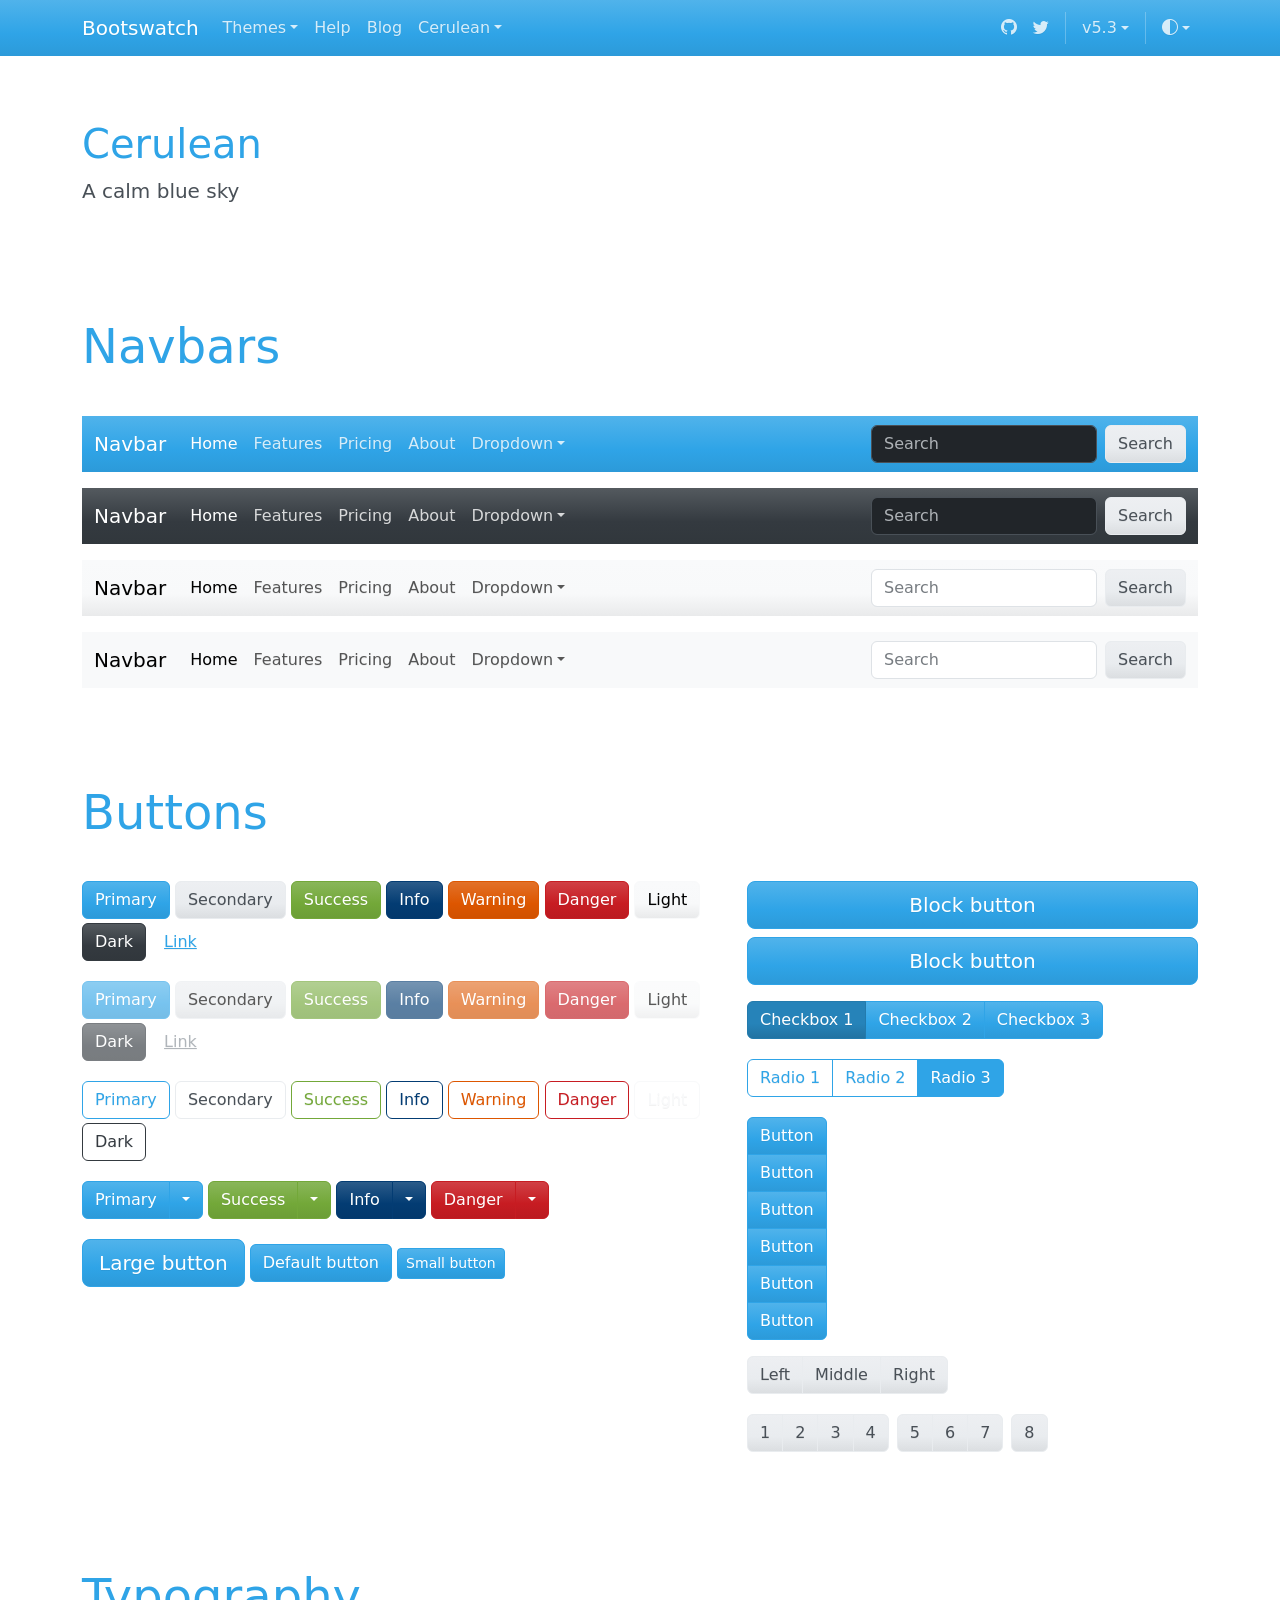
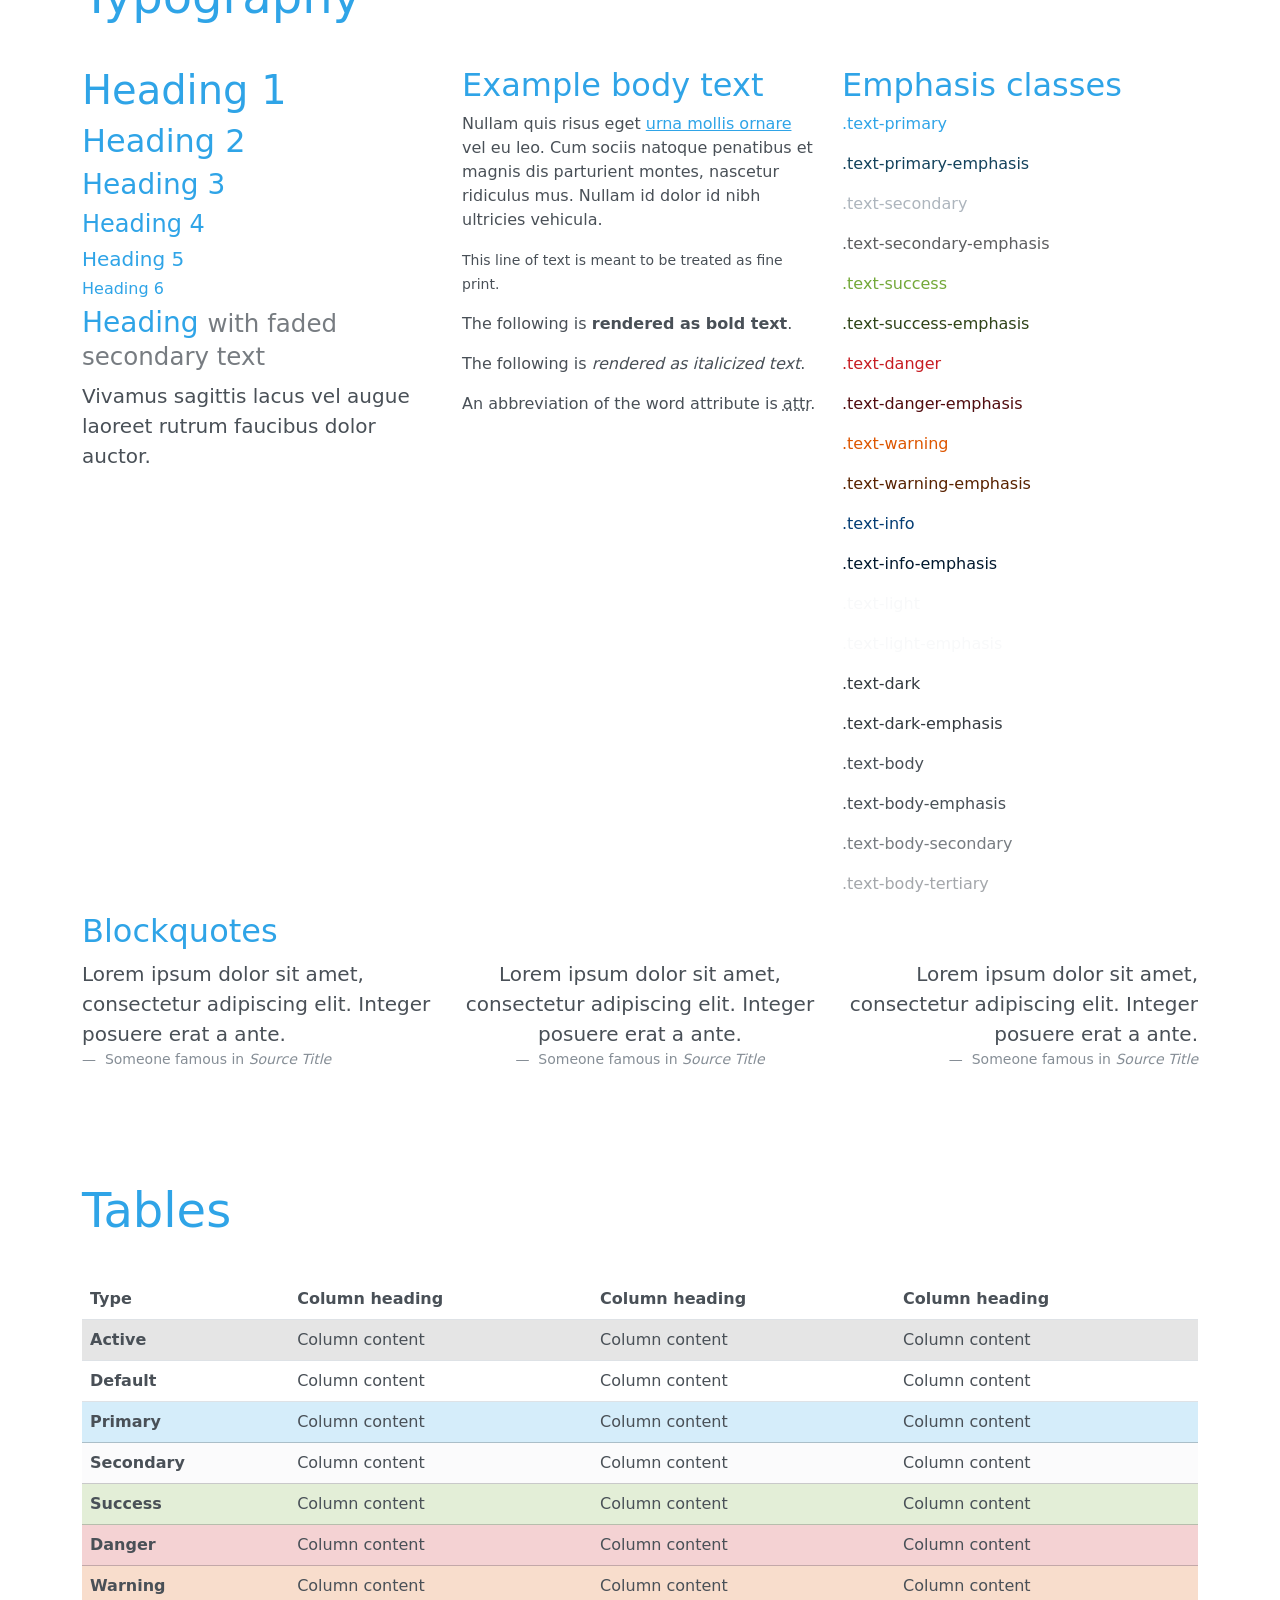
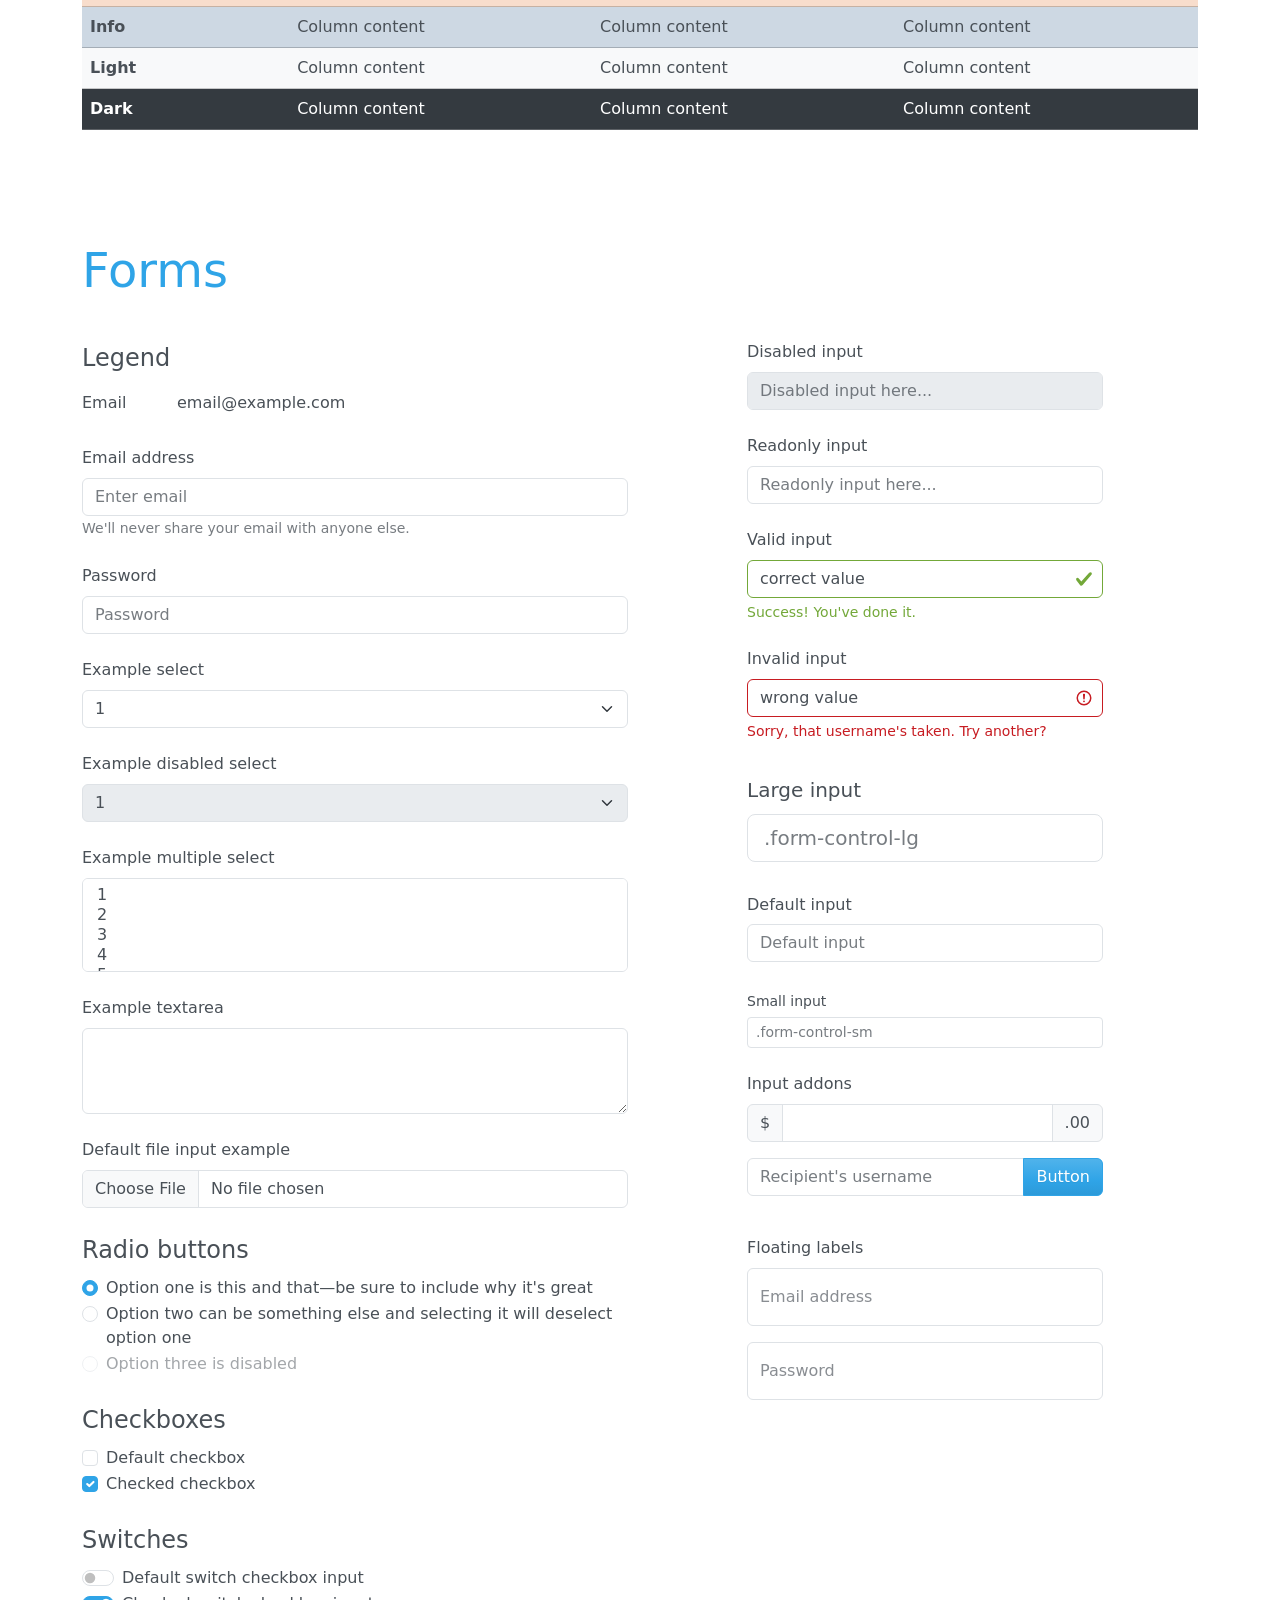
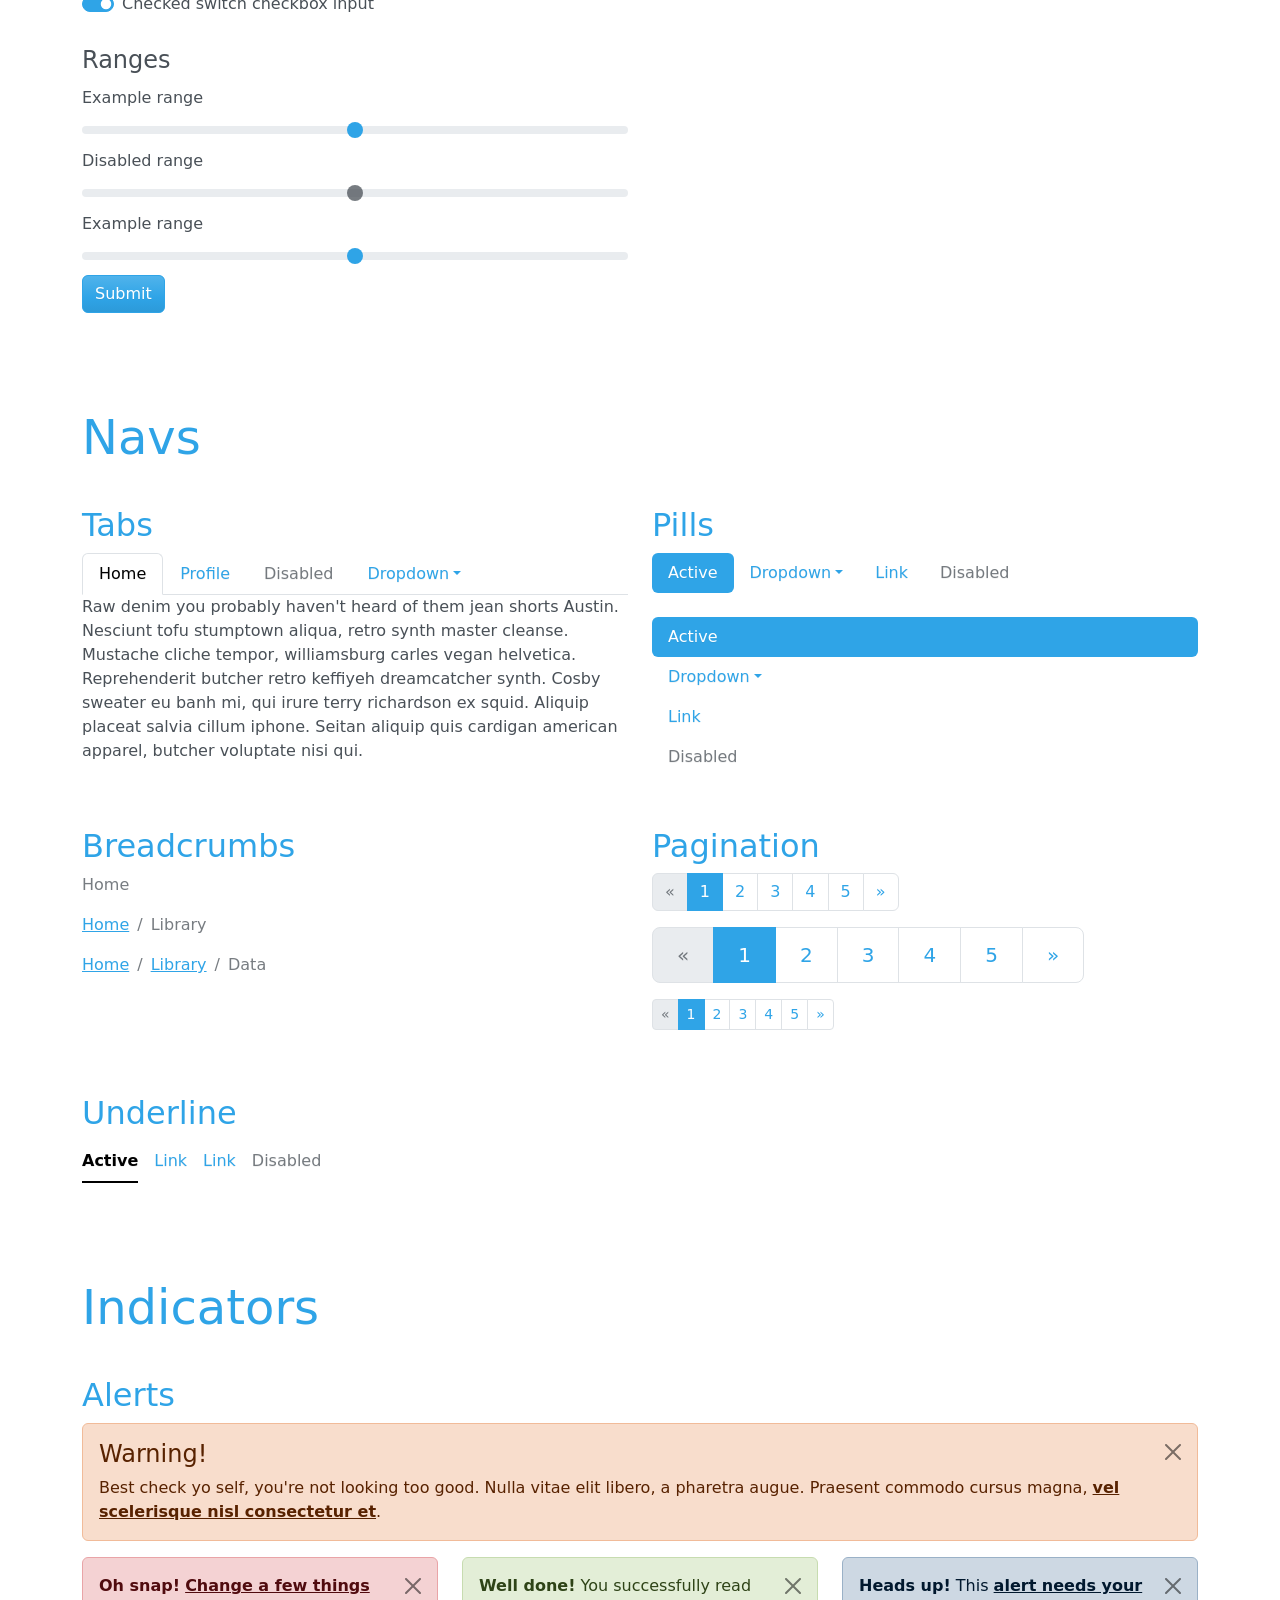
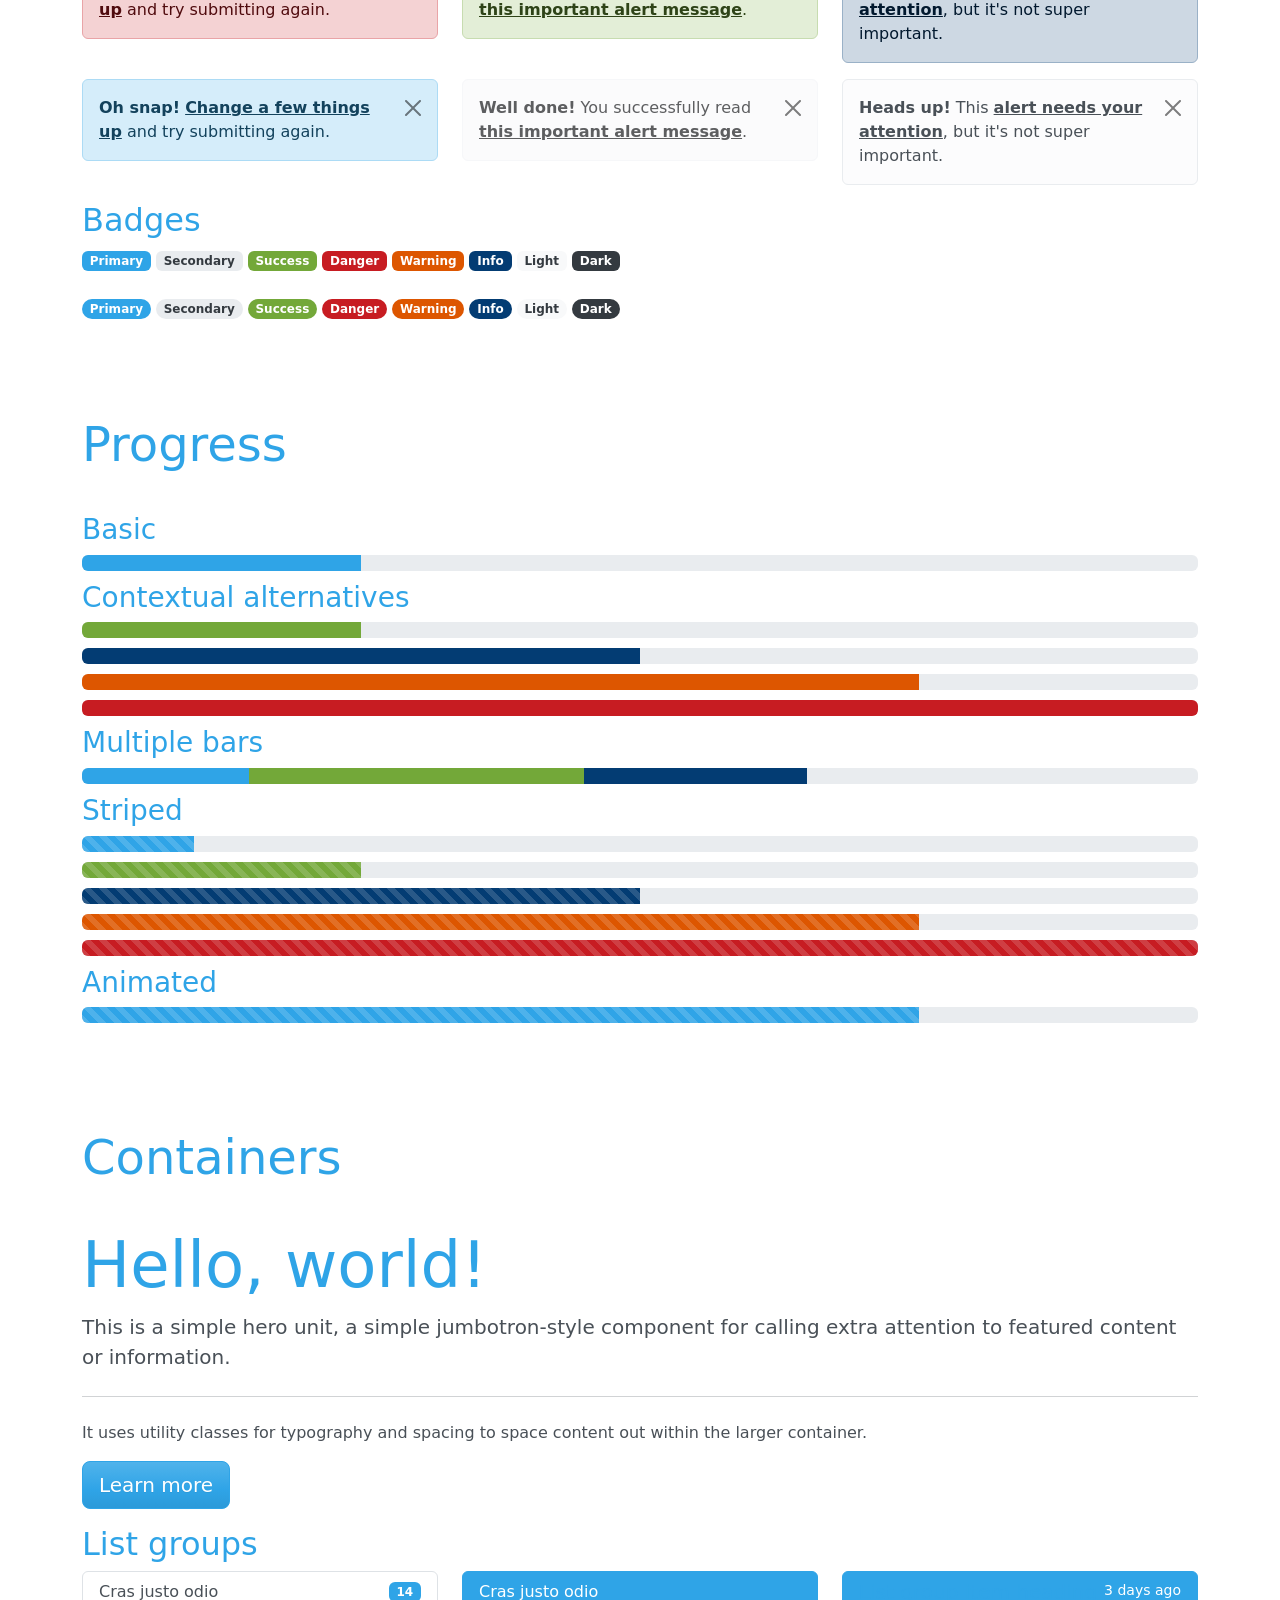
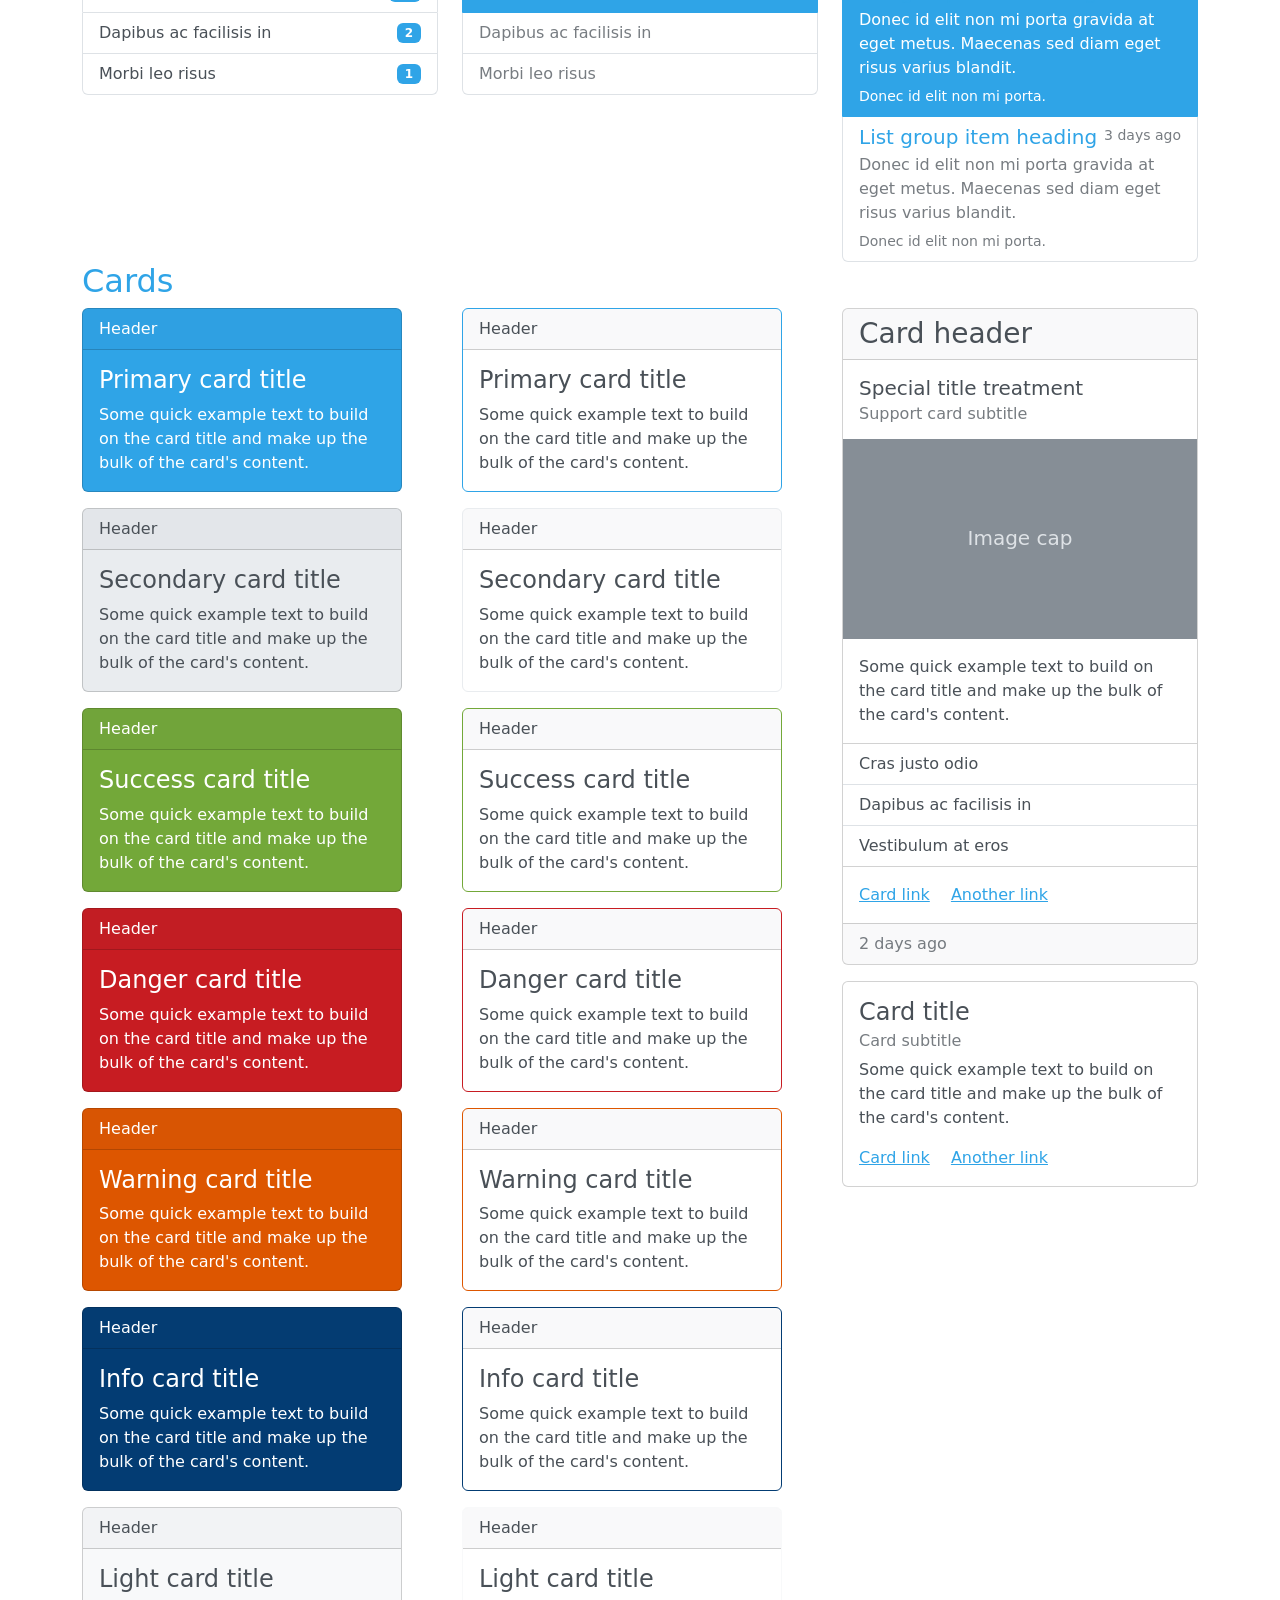
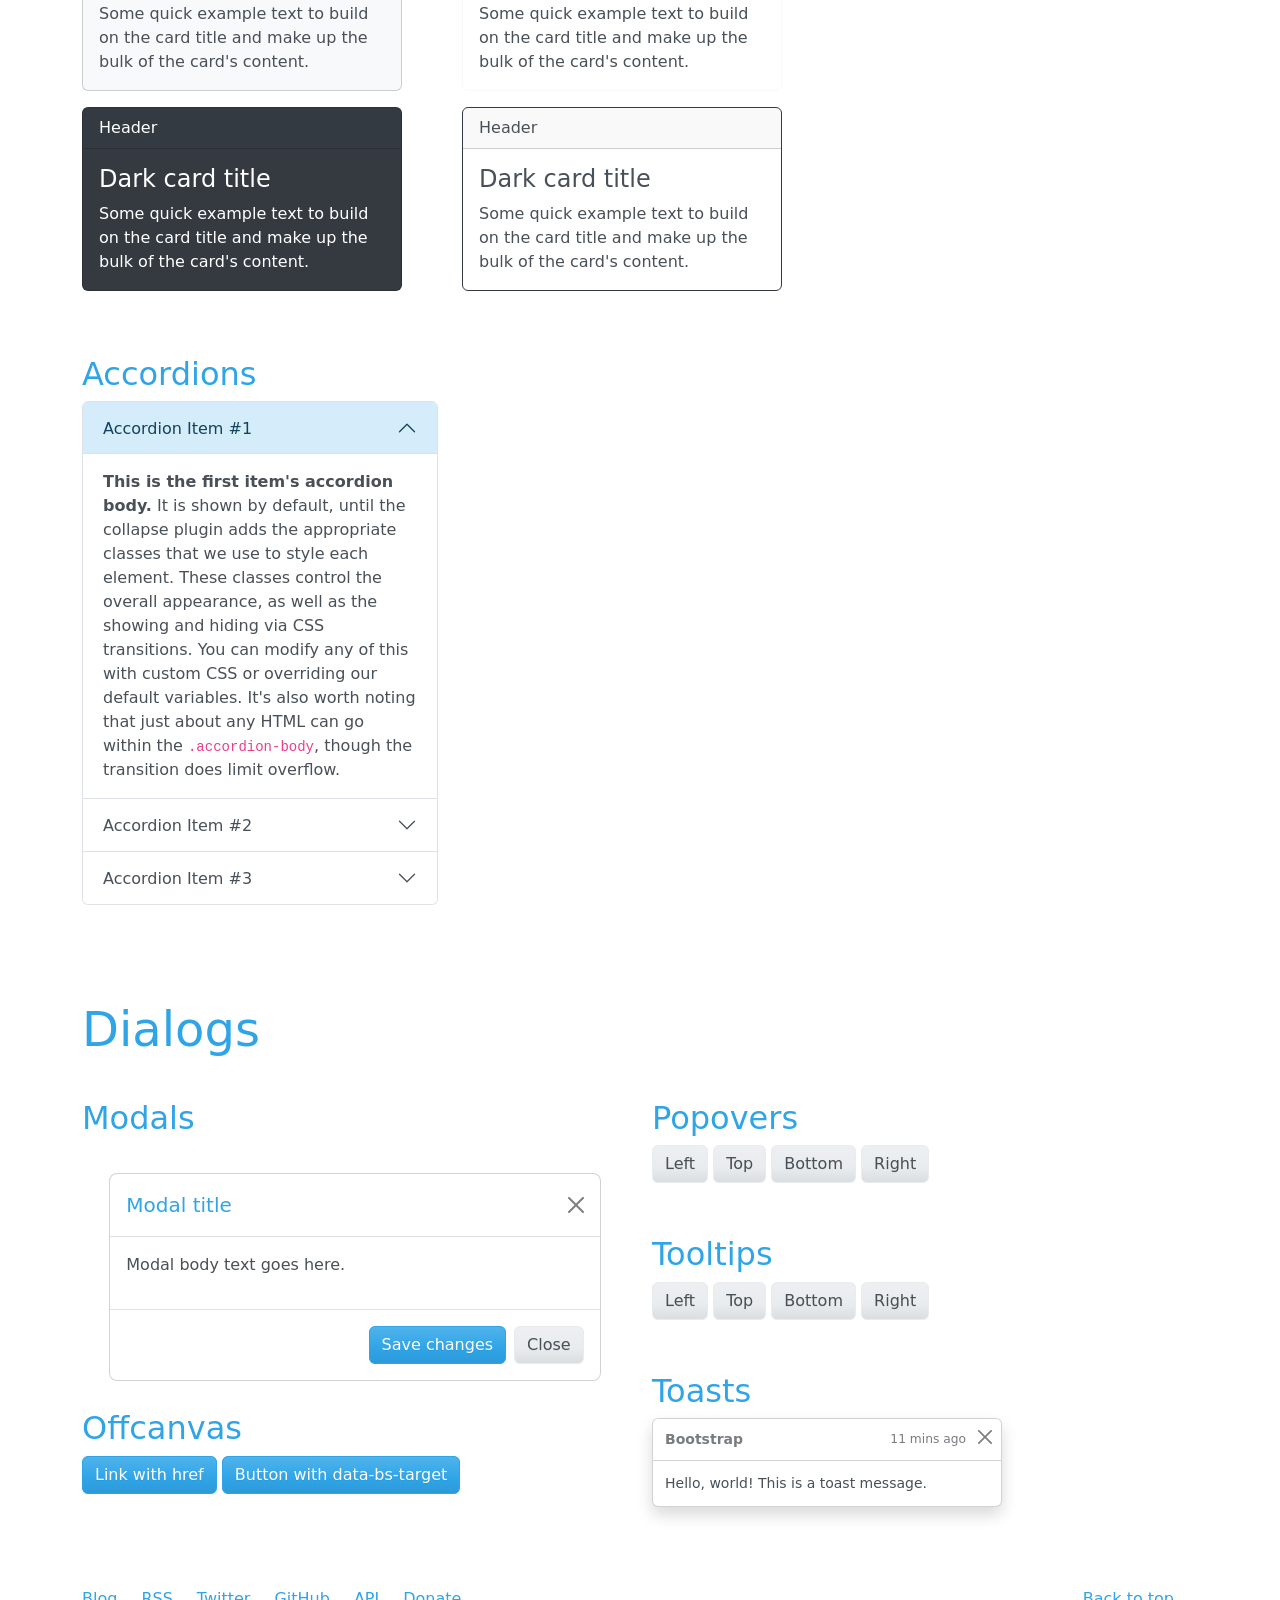
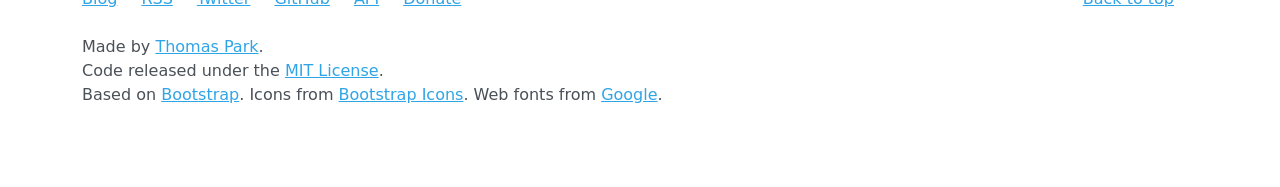
<file: bootswatch-5.3.8/docs/cerulean/index.html>
<!DOCTYPE html>
<html lang="en">
  <head>
    <meta charset="utf-8">
    <title>Bootswatch: Cerulean</title>
    <meta name="viewport" content="width=device-width, initial-scale=1">
    <link rel="stylesheet" href="../5/cerulean/bootstrap.css">
    <link rel="stylesheet" href="../_vendor/bootstrap-icons/font/bootstrap-icons.min.css">
    <link rel="stylesheet" href="../_vendor/prismjs/themes/prism-okaidia.css">
    <link rel="stylesheet" href="../_assets/css/custom.min.css">
    <!-- Global Site Tag (gtag.js) - Google Analytics -->
    <script async src="https://www.googletagmanager.com/gtag/js?id=G-KGDJBEFF3W"></script>
    <script>
      window.dataLayer = window.dataLayer || [];
      function gtag(){dataLayer.push(arguments);}
      gtag('js', new Date());

      gtag('config', 'G-KGDJBEFF3W');
    </script>
  </head>
  <body>
    <div class="navbar navbar-expand-lg fixed-top bg-primary" data-bs-theme="dark">
      <div class="container">
        <a href="../" class="navbar-brand">Bootswatch</a>
        <button class="navbar-toggler" type="button" data-bs-toggle="collapse" data-bs-target="#navbarResponsive" aria-controls="navbarResponsive" aria-expanded="false" aria-label="Toggle navigation">
          <span class="navbar-toggler-icon"></span>
        </button>
        <div class="collapse navbar-collapse" id="navbarResponsive">
          <ul class="navbar-nav">
            <li class="nav-item dropdown" data-bs-theme="light">
              <a class="nav-link dropdown-toggle" data-bs-toggle="dropdown" href="#" id="themes">Themes</a>
              <div class="dropdown-menu" aria-labelledby="themes">
                <a class="dropdown-item" href="../default/">Default</a>
                <div class="dropdown-divider"></div>
                <a class="dropdown-item" href="../brite/">Brite</a>
                <a class="dropdown-item" href="../cerulean/">Cerulean</a>
                <a class="dropdown-item" href="../cosmo/">Cosmo</a>
                <a class="dropdown-item" href="../cyborg/">Cyborg</a>
                <a class="dropdown-item" href="../darkly/">Darkly</a>
                <a class="dropdown-item" href="../flatly/">Flatly</a>
                <a class="dropdown-item" href="../journal/">Journal</a>
                <a class="dropdown-item" href="../litera/">Litera</a>
                <a class="dropdown-item" href="../lumen/">Lumen</a>
                <a class="dropdown-item" href="../lux/">Lux</a>
                <a class="dropdown-item" href="../materia/">Materia</a>
                <a class="dropdown-item" href="../minty/">Minty</a>
                <a class="dropdown-item" href="../morph/">Morph</a>
                <a class="dropdown-item" href="../pulse/">Pulse</a>
                <a class="dropdown-item" href="../quartz/">Quartz</a>
                <a class="dropdown-item" href="../sandstone/">Sandstone</a>
                <a class="dropdown-item" href="../simplex/">Simplex</a>
                <a class="dropdown-item" href="../sketchy/">Sketchy</a>
                <a class="dropdown-item" href="../slate/">Slate</a>
                <a class="dropdown-item" href="../solar/">Solar</a>
                <a class="dropdown-item" href="../spacelab/">Spacelab</a>
                <a class="dropdown-item" href="../superhero/">Superhero</a>
                <a class="dropdown-item" href="../united/">United</a>
                <a class="dropdown-item" href="../vapor/">Vapor</a>
                <a class="dropdown-item" href="../versa/">Versa</a>
                <a class="dropdown-item" href="../yeti/">Yeti</a>
                <a class="dropdown-item" href="../zephyr/">Zephyr</a>
              </div>
            </li>
            <li class="nav-item">
              <a class="nav-link" href="../help/">Help</a>
            </li>
            <li class="nav-item">
              <a class="nav-link" href="https://blog.bootswatch.com/">Blog</a>
            </li>
            <li class="nav-item dropdown" data-bs-theme="light">
              <a class="nav-link dropdown-toggle" data-bs-toggle="dropdown" href="#" id="download">Cerulean</a>
              <div class="dropdown-menu" aria-labelledby="download">
                <a class="dropdown-item" rel="noopener" target="_blank" href="https://jsfiddle.net/bootswatch/82h1mweq/">Open in JSFiddle</a>
                <div class="dropdown-divider"></div>
                <a class="dropdown-item" href="../5/cerulean/bootstrap.css" download>bootstrap.css</a>
                <a class="dropdown-item" href="../5/cerulean/bootstrap.min.css" download>bootstrap.min.css</a>
                <div class="dropdown-divider"></div>
                <a class="dropdown-item" href="../5/cerulean/bootstrap.rtl.css" download>bootstrap.rtl.css</a>
                <a class="dropdown-item" href="../5/cerulean/bootstrap.rtl.min.css" download>bootstrap.rtl.min.css</a>
                <div class="dropdown-divider"></div>
                <a class="dropdown-item" href="../5/cerulean/_variables.scss" download>_variables.scss</a>
                <a class="dropdown-item" href="../5/cerulean/_bootswatch.scss" download>_bootswatch.scss</a>
              </div>
            </li>
          </ul>
          <ul class="navbar-nav ms-md-auto">
            <li class="nav-item">
              <a target="_blank" rel="noopener" class="nav-link" href="https://github.com/thomaspark/bootswatch/"><i class="bi bi-github"></i><span class="d-lg-none ms-2">GitHub</span></a>
            </li>
            <li class="nav-item">
              <a target="_blank" rel="noopener" class="nav-link" href="https://twitter.com/bootswatch"><i class="bi bi-twitter"></i><span class="d-lg-none ms-2">Twitter</span></a>
            </li>
            <li class="nav-item py-2 py-lg-1 col-12 col-lg-auto">
              <div class="vr d-none d-lg-flex h-100 mx-lg-2 text-white"></div>
              <hr class="d-lg-none my-2 text-white-50">
            </li>
            <li class="nav-item dropdown" data-bs-theme="light">
              <a class="nav-link dropdown-toggle d-flex align-items-center" href="#" id="version-menu" aria-expanded="false" data-bs-toggle="dropdown" data-bs-display="static" aria-label="Toggle theme">
                <span class="d-lg-none me-2">Bootstrap </span>
                <span>v5.3</span>
              </a>
              <ul class="dropdown-menu dropdown-menu-end">
                <li>
                  <a href="https://bootswatch.com/" class="dropdown-item d-flex align-items-center justify-content-between" aria-current="true">
                    <span class="ms-2">v5.3.x</span><i class="bi bi-check"></i>
                  </a>
                </li>
                <li>
                  <a href="https://bootswatch.com/4/" class="dropdown-item d-flex align-items-center justify-content-between">
                    <span class="ms-2">v4.6.2</span>
                  </a>
                </li>
                <li>
                  <a href="https://bootswatch.com/3/" class="dropdown-item d-flex align-items-center justify-content-between">
                    <span class="ms-2">v3.4.1</span>
                  </a>
                </li>
                <li>
                  <a href="https://bootswatch.com/2/" class="dropdown-item d-flex align-items-center justify-content-between">
                    <span class="ms-2">v2.3.2</span>
                  </a>
                </li>
                <li>
                  <hr class="dropdown-divider">
                </li>
                <li>
                  <a href="https://github.com/thomaspark/bootswatch/tags" class="dropdown-item d-flex align-items-center justify-content-between">
                    <span class="ms-2">All versions</span>
                  </a>
                </li>
              </ul>
            </li>
            <li class="nav-item py-2 py-lg-1 col-12 col-lg-auto">
              <div class="vr d-none d-lg-flex h-100 mx-lg-2 text-white"></div>
              <hr class="d-lg-none my-2 text-white-50">
            </li>
            <li class="nav-item dropdown" data-bs-theme="light">
              <a class="nav-link dropdown-toggle d-flex align-items-center" href="#" id="theme-menu" aria-expanded="false" data-bs-toggle="dropdown" data-bs-display="static" aria-label="Toggle theme">
                <i class="bi bi-circle-half"></i>
                <span class="d-lg-none ms-2">Toggle theme</span>
              </a>
              <ul class="dropdown-menu dropdown-menu-end">
                <li>
                  <button type="button" class="dropdown-item d-flex align-items-center" data-bs-theme-value="light" aria-pressed="false">
                    <i class="bi bi-sun-fill"></i><span class="ms-2">Light</span>
                  </button>
                </li>
                <li>
                  <button type="button" class="dropdown-item d-flex align-items-center" data-bs-theme-value="dark" aria-pressed="true">
                    <i class="bi bi-moon-stars-fill"></i><span class="ms-2">Dark</span>
                  </button>
                </li>
              </ul>
            </li>
          </ul>
        </div>
      </div>
    </div>

    <div class="container">
      <div class="page-header" id="banner">
        <div class="row">
          <div class="col-lg-8 col-md-7 col-sm-6">
            <h1>Cerulean</h1>
            <p class="lead">A calm blue sky</p>
          </div>
          <div class="col-lg-4 col-md-5 col-sm-6">
            <div class="sponsor">
              <script async src="https://cdn.carbonads.com/carbon.js?serve=CKYIE23N&placement=bootswatchcom" id="_carbonads_js"></script>
            </div>
          </div>
        </div>
      </div>

      <!-- Navbar
      ================================================== -->
      <div class="bs-docs-section clearfix">
        <div class="row">
          <div class="col-lg-12">
            <div class="page-header">
              <h1 id="navbars">Navbars</h1>
            </div>

            <div class="bs-component">
              <nav class="navbar navbar-expand-lg bg-primary" data-bs-theme="dark">
                <div class="container-fluid">
                  <a class="navbar-brand" href="#">Navbar</a>
                  <button class="navbar-toggler" type="button" data-bs-toggle="collapse" data-bs-target="#navbarColor01" aria-controls="navbarColor01" aria-expanded="false" aria-label="Toggle navigation">
                    <span class="navbar-toggler-icon"></span>
                  </button>

                  <div class="collapse navbar-collapse" id="navbarColor01">
                    <ul class="navbar-nav me-auto">
                      <li class="nav-item">
                        <a class="nav-link active" href="#">Home
                          <span class="visually-hidden">(current)</span>
                        </a>
                      </li>
                      <li class="nav-item">
                        <a class="nav-link" href="#">Features</a>
                      </li>
                      <li class="nav-item">
                        <a class="nav-link" href="#">Pricing</a>
                      </li>
                      <li class="nav-item">
                        <a class="nav-link" href="#">About</a>
                      </li>
                      <li class="nav-item dropdown">
                        <a class="nav-link dropdown-toggle" data-bs-toggle="dropdown" href="#" role="button" aria-haspopup="true" aria-expanded="false">Dropdown</a>
                        <div class="dropdown-menu">
                          <a class="dropdown-item" href="#">Action</a>
                          <a class="dropdown-item" href="#">Another action</a>
                          <a class="dropdown-item" href="#">Something else here</a>
                          <div class="dropdown-divider"></div>
                          <a class="dropdown-item" href="#">Separated link</a>
                        </div>
                      </li>
                    </ul>
                    <form class="d-flex">
                      <input class="form-control me-sm-2" type="search" placeholder="Search">
                      <button class="btn btn-secondary my-2 my-sm-0" type="submit">Search</button>
                    </form>
                  </div>
                </div>
              </nav>
            </div>

            <div class="bs-component">
              <nav class="navbar navbar-expand-lg bg-dark" data-bs-theme="dark">
                <div class="container-fluid">
                  <a class="navbar-brand" href="#">Navbar</a>
                  <button class="navbar-toggler" type="button" data-bs-toggle="collapse" data-bs-target="#navbarColor02" aria-controls="navbarColor02" aria-expanded="false" aria-label="Toggle navigation">
                    <span class="navbar-toggler-icon"></span>
                  </button>

                  <div class="collapse navbar-collapse" id="navbarColor02">
                    <ul class="navbar-nav me-auto">
                      <li class="nav-item">
                        <a class="nav-link active" href="#">Home
                          <span class="visually-hidden">(current)</span>
                        </a>
                      </li>
                      <li class="nav-item">
                        <a class="nav-link" href="#">Features</a>
                      </li>
                      <li class="nav-item">
                        <a class="nav-link" href="#">Pricing</a>
                      </li>
                      <li class="nav-item">
                        <a class="nav-link" href="#">About</a>
                      </li>
                      <li class="nav-item dropdown">
                        <a class="nav-link dropdown-toggle" data-bs-toggle="dropdown" href="#" role="button" aria-haspopup="true" aria-expanded="false">Dropdown</a>
                        <div class="dropdown-menu">
                          <a class="dropdown-item" href="#">Action</a>
                          <a class="dropdown-item" href="#">Another action</a>
                          <a class="dropdown-item" href="#">Something else here</a>
                          <div class="dropdown-divider"></div>
                          <a class="dropdown-item" href="#">Separated link</a>
                        </div>
                      </li>
                    </ul>
                    <form class="d-flex">
                      <input class="form-control me-sm-2" type="search" placeholder="Search">
                      <button class="btn btn-secondary my-2 my-sm-0" type="submit">Search</button>
                    </form>
                  </div>
                </div>
              </nav>
            </div>

            <div class="bs-component">
              <nav class="navbar navbar-expand-lg bg-light" data-bs-theme="light">
                <div class="container-fluid">
                  <a class="navbar-brand" href="#">Navbar</a>
                  <button class="navbar-toggler" type="button" data-bs-toggle="collapse" data-bs-target="#navbarColor03" aria-controls="navbarColor03" aria-expanded="false" aria-label="Toggle navigation">
                    <span class="navbar-toggler-icon"></span>
                  </button>

                  <div class="collapse navbar-collapse" id="navbarColor03">
                    <ul class="navbar-nav me-auto">
                      <li class="nav-item">
                        <a class="nav-link active" href="#">Home
                          <span class="visually-hidden">(current)</span>
                        </a>
                      </li>
                      <li class="nav-item">
                        <a class="nav-link" href="#">Features</a>
                      </li>
                      <li class="nav-item">
                        <a class="nav-link" href="#">Pricing</a>
                      </li>
                      <li class="nav-item">
                        <a class="nav-link" href="#">About</a>
                      </li>
                      <li class="nav-item dropdown">
                        <a class="nav-link dropdown-toggle" data-bs-toggle="dropdown" href="#" role="button" aria-haspopup="true" aria-expanded="false">Dropdown</a>
                        <div class="dropdown-menu">
                          <a class="dropdown-item" href="#">Action</a>
                          <a class="dropdown-item" href="#">Another action</a>
                          <a class="dropdown-item" href="#">Something else here</a>
                          <div class="dropdown-divider"></div>
                          <a class="dropdown-item" href="#">Separated link</a>
                        </div>
                      </li>
                    </ul>
                    <form class="d-flex">
                      <input class="form-control me-sm-2" type="search" placeholder="Search">
                      <button class="btn btn-secondary my-2 my-sm-0" type="submit">Search</button>
                    </form>
                  </div>
                </div>
              </nav>
            </div>

            <div class="bs-component">
              <nav class="navbar navbar-expand-lg bg-body-tertiary">
                <div class="container-fluid">
                  <a class="navbar-brand" href="#">Navbar</a>
                  <button class="navbar-toggler" type="button" data-bs-toggle="collapse" data-bs-target="#navbarColor04" aria-controls="navbarColor04" aria-expanded="false" aria-label="Toggle navigation">
                    <span class="navbar-toggler-icon"></span>
                  </button>

                  <div class="collapse navbar-collapse" id="navbarColor04">
                    <ul class="navbar-nav me-auto">
                      <li class="nav-item">
                        <a class="nav-link active" href="#">Home
                          <span class="visually-hidden">(current)</span>
                        </a>
                      </li>
                      <li class="nav-item">
                        <a class="nav-link" href="#">Features</a>
                      </li>
                      <li class="nav-item">
                        <a class="nav-link" href="#">Pricing</a>
                      </li>
                      <li class="nav-item">
                        <a class="nav-link" href="#">About</a>
                      </li>
                      <li class="nav-item dropdown">
                        <a class="nav-link dropdown-toggle" data-bs-toggle="dropdown" href="#" role="button" aria-haspopup="true" aria-expanded="false">Dropdown</a>
                        <div class="dropdown-menu">
                          <a class="dropdown-item" href="#">Action</a>
                          <a class="dropdown-item" href="#">Another action</a>
                          <a class="dropdown-item" href="#">Something else here</a>
                          <div class="dropdown-divider"></div>
                          <a class="dropdown-item" href="#">Separated link</a>
                        </div>
                      </li>
                    </ul>
                    <form class="d-flex">
                      <input class="form-control me-sm-2" type="search" placeholder="Search">
                      <button class="btn btn-secondary my-2 my-sm-0" type="submit">Search</button>
                    </form>
                  </div>
                </div>
              </nav>
            </div>

          </div>
        </div>
      </div>

      <!-- Buttons
      ================================================== -->
      <div class="bs-docs-section">
        <div class="page-header">
          <div class="row">
            <div class="col-lg-12">
              <h1 id="buttons">Buttons</h1>
            </div>
          </div>
        </div>

        <div class="row">
          <div class="col-lg-7">
            <p class="bs-component">
              <button type="button" class="btn btn-primary">Primary</button>
              <button type="button" class="btn btn-secondary">Secondary</button>
              <button type="button" class="btn btn-success">Success</button>
              <button type="button" class="btn btn-info">Info</button>
              <button type="button" class="btn btn-warning">Warning</button>
              <button type="button" class="btn btn-danger">Danger</button>
              <button type="button" class="btn btn-light">Light</button>
              <button type="button" class="btn btn-dark">Dark</button>
              <button type="button" class="btn btn-link">Link</button>
            </p>

            <p class="bs-component">
              <button type="button" class="btn btn-primary disabled">Primary</button>
              <button type="button" class="btn btn-secondary disabled">Secondary</button>
              <button type="button" class="btn btn-success disabled">Success</button>
              <button type="button" class="btn btn-info disabled">Info</button>
              <button type="button" class="btn btn-warning disabled">Warning</button>
              <button type="button" class="btn btn-danger disabled">Danger</button>
              <button type="button" class="btn btn-light disabled">Light</button>
              <button type="button" class="btn btn-dark disabled">Dark</button>
              <button type="button" class="btn btn-link disabled">Link</button>
            </p>

            <p class="bs-component">
              <button type="button" class="btn btn-outline-primary">Primary</button>
              <button type="button" class="btn btn-outline-secondary">Secondary</button>
              <button type="button" class="btn btn-outline-success">Success</button>
              <button type="button" class="btn btn-outline-info">Info</button>
              <button type="button" class="btn btn-outline-warning">Warning</button>
              <button type="button" class="btn btn-outline-danger">Danger</button>
              <button type="button" class="btn btn-outline-light">Light</button>
              <button type="button" class="btn btn-outline-dark">Dark</button>
            </p>

            <div class="bs-component">
              <div class="btn-group" role="group" aria-label="Button group with nested dropdown">
                <button type="button" class="btn btn-primary">Primary</button>
                <div class="btn-group" role="group">
                  <button id="btnGroupDrop1" type="button" class="btn btn-primary dropdown-toggle" data-bs-toggle="dropdown" aria-haspopup="true" aria-expanded="false"></button>
                  <div class="dropdown-menu" aria-labelledby="btnGroupDrop1">
                    <a class="dropdown-item" href="#">Dropdown link</a>
                    <a class="dropdown-item" href="#">Dropdown link</a>
                  </div>
                </div>
              </div>

              <div class="btn-group" role="group" aria-label="Button group with nested dropdown">
                <button type="button" class="btn btn-success">Success</button>
                <div class="btn-group" role="group">
                  <button id="btnGroupDrop2" type="button" class="btn btn-success dropdown-toggle" data-bs-toggle="dropdown" aria-haspopup="true" aria-expanded="false"></button>
                  <div class="dropdown-menu" aria-labelledby="btnGroupDrop2">
                    <a class="dropdown-item" href="#">Dropdown link</a>
                    <a class="dropdown-item" href="#">Dropdown link</a>
                  </div>
                </div>
              </div>

              <div class="btn-group" role="group" aria-label="Button group with nested dropdown">
                <button type="button" class="btn btn-info">Info</button>
                <div class="btn-group" role="group">
                  <button id="btnGroupDrop3" type="button" class="btn btn-info dropdown-toggle" data-bs-toggle="dropdown" aria-haspopup="true" aria-expanded="false"></button>
                  <div class="dropdown-menu" aria-labelledby="btnGroupDrop3">
                    <a class="dropdown-item" href="#">Dropdown link</a>
                    <a class="dropdown-item" href="#">Dropdown link</a>
                  </div>
                </div>
              </div>

              <div class="btn-group" role="group" aria-label="Button group with nested dropdown">
                <button type="button" class="btn btn-danger">Danger</button>
                <div class="btn-group" role="group">
                  <button id="btnGroupDrop4" type="button" class="btn btn-danger dropdown-toggle" data-bs-toggle="dropdown" aria-haspopup="true" aria-expanded="false"></button>
                  <div class="dropdown-menu" aria-labelledby="btnGroupDrop4">
                    <a class="dropdown-item" href="#">Dropdown link</a>
                    <a class="dropdown-item" href="#">Dropdown link</a>
                  </div>
                </div>
              </div>
            </div>

            <div class="bs-component">
              <button type="button" class="btn btn-primary btn-lg">Large button</button>
              <button type="button" class="btn btn-primary">Default button</button>
              <button type="button" class="btn btn-primary btn-sm">Small button</button>
            </div>
          </div>
          <div class="col-lg-5">
            <div class="bs-component">
              <div class="d-grid gap-2">
                <button class="btn btn-lg btn-primary" type="button">Block button</button>
                <button class="btn btn-lg btn-primary" type="button">Block button</button>
              </div>
            </div>

            <div class="bs-component mb-3">
              <div class="btn-group" role="group" aria-label="Basic checkbox toggle button group">
                <input type="checkbox" class="btn-check" id="btncheck1" checked autocomplete="off">
                <label class="btn btn-primary" for="btncheck1">Checkbox 1</label>
                <input type="checkbox" class="btn-check" id="btncheck2" autocomplete="off">
                <label class="btn btn-primary" for="btncheck2">Checkbox 2</label>
                <input type="checkbox" class="btn-check" id="btncheck3" autocomplete="off">
                <label class="btn btn-primary" for="btncheck3">Checkbox 3</label>
              </div>
            </div>

            <div class="bs-component mb-3">
              <div class="btn-group" role="group" aria-label="Basic radio toggle button group">
                <input type="radio" class="btn-check" name="btnradio" id="btnradio1" autocomplete="off" checked>
                <label class="btn btn-outline-primary" for="btnradio1">Radio 1</label>
                <input type="radio" class="btn-check" name="btnradio" id="btnradio2" autocomplete="off" checked>
                <label class="btn btn-outline-primary" for="btnradio2">Radio 2</label>
                <input type="radio" class="btn-check" name="btnradio" id="btnradio3" autocomplete="off" checked>
                <label class="btn btn-outline-primary" for="btnradio3">Radio 3</label>
              </div>
            </div>

            <div class="bs-component">
              <div class="btn-group-vertical">
                <button type="button" class="btn btn-primary">Button</button>
                <button type="button" class="btn btn-primary">Button</button>
                <button type="button" class="btn btn-primary">Button</button>
                <button type="button" class="btn btn-primary">Button</button>
                <button type="button" class="btn btn-primary">Button</button>
                <button type="button" class="btn btn-primary">Button</button>
              </div>
            </div>

            <div class="bs-component mb-3">
              <div class="btn-group" role="group" aria-label="Basic example">
                <button type="button" class="btn btn-secondary">Left</button>
                <button type="button" class="btn btn-secondary">Middle</button>
                <button type="button" class="btn btn-secondary">Right</button>
              </div>
            </div>

            <div class="bs-component mb-3">
              <div class="btn-toolbar" role="toolbar" aria-label="Toolbar with button groups">
                <div class="btn-group me-2" role="group" aria-label="First group">
                  <button type="button" class="btn btn-secondary">1</button>
                  <button type="button" class="btn btn-secondary">2</button>
                  <button type="button" class="btn btn-secondary">3</button>
                  <button type="button" class="btn btn-secondary">4</button>
                </div>
                <div class="btn-group me-2" role="group" aria-label="Second group">
                  <button type="button" class="btn btn-secondary">5</button>
                  <button type="button" class="btn btn-secondary">6</button>
                  <button type="button" class="btn btn-secondary">7</button>
                </div>
                <div class="btn-group" role="group" aria-label="Third group">
                  <button type="button" class="btn btn-secondary">8</button>
                </div>
              </div>
            </div>
          </div>
        </div>
      </div>

      <!-- Typography
      ================================================== -->
      <div class="bs-docs-section">
        <div class="row">
          <div class="col-lg-12">
            <div class="page-header">
              <h1 id="typography">Typography</h1>
            </div>
          </div>
        </div>

        <!-- Headings -->

        <div class="row">
          <div class="col-lg-4">
            <div class="bs-component">
              <h1>Heading 1</h1>
              <h2>Heading 2</h2>
              <h3>Heading 3</h3>
              <h4>Heading 4</h4>
              <h5>Heading 5</h5>
              <h6>Heading 6</h6>
              <h3>
                Heading
                <small class="text-body-secondary">with faded secondary text</small>
              </h3>
              <p class="lead">Vivamus sagittis lacus vel augue laoreet rutrum faucibus dolor auctor.</p>
            </div>
          </div>
          <div class="col-lg-4">
            <div class="bs-component">
              <h2>Example body text</h2>
              <p>Nullam quis risus eget <a href="#">urna mollis ornare</a> vel eu leo. Cum sociis natoque penatibus et magnis dis parturient montes, nascetur ridiculus mus. Nullam id dolor id nibh ultricies vehicula.</p>
              <p><small>This line of text is meant to be treated as fine print.</small></p>
              <p>The following is <strong>rendered as bold text</strong>.</p>
              <p>The following is <em>rendered as italicized text</em>.</p>
              <p>An abbreviation of the word attribute is <abbr title="attribute">attr</abbr>.</p>
            </div>
          </div>
          <div class="col-lg-4">
            <div class="bs-component">
              <h2>Emphasis classes</h2>
              <p class="text-primary">.text-primary</p>
              <p class="text-primary-emphasis">.text-primary-emphasis</p>
              <p class="text-secondary">.text-secondary</p>
              <p class="text-secondary-emphasis">.text-secondary-emphasis</p>
              <p class="text-success">.text-success</p>
              <p class="text-success-emphasis">.text-success-emphasis</p>
              <p class="text-danger">.text-danger</p>
              <p class="text-danger-emphasis">.text-danger-emphasis</p>
              <p class="text-warning">.text-warning</p>
              <p class="text-warning-emphasis">.text-warning-emphasis</p>
              <p class="text-info">.text-info</p>
              <p class="text-info-emphasis">.text-info-emphasis</p>
              <p class="text-light">.text-light</p>
              <p class="text-light">.text-light-emphasis</p>
              <p class="text-dark">.text-dark</p>
              <p class="text-dark">.text-dark-emphasis</p>
              <p class="text-body">.text-body</p>
              <p class="text-body">.text-body-emphasis</p>
              <p class="text-body-secondary">.text-body-secondary</p>
              <p class="text-body-tertiary">.text-body-tertiary</p>
            </div>
          </div>
        </div>

        <!-- Blockquotes -->

        <div class="row">
          <div class="col-lg-12">
            <h2 id="type-blockquotes">Blockquotes</h2>
          </div>
        </div>
        <div class="row">
          <div class="col-lg-4">
            <div class="bs-component">
              <figure>
                <blockquote class="blockquote">
                  <p class="mb-0">Lorem ipsum dolor sit amet, consectetur adipiscing elit. Integer posuere erat a ante.</p>
  
                </blockquote>
                <figcaption class="blockquote-footer">
                  Someone famous in <cite title="Source Title">Source Title</cite>
                </figcaption>
              </figure>
            </div>
          </div>
          <div class="col-lg-4">
            <div class="bs-component">
              <figure class="text-center">
                <blockquote class="blockquote">
                  <p class="mb-0">Lorem ipsum dolor sit amet, consectetur adipiscing elit. Integer posuere erat a ante.</p>
  
                </blockquote>
                <figcaption class="blockquote-footer">
                  Someone famous in <cite title="Source Title">Source Title</cite>
                </figcaption>
              </figure>
            </div>
          </div>
          <div class="col-lg-4">
            <div class="bs-component">
              <figure class="text-end">
                <blockquote class="blockquote">
                  <p class="mb-0">Lorem ipsum dolor sit amet, consectetur adipiscing elit. Integer posuere erat a ante.</p>
  
                </blockquote>
                <figcaption class="blockquote-footer">
                  Someone famous in <cite title="Source Title">Source Title</cite>
                </figcaption>
              </figure>
            </div>
          </div>
        </div>
      </div>

      <!-- Tables
      ================================================== -->
      <div class="bs-docs-section">
        <div class="row">
          <div class="col-lg-12">
            <div class="page-header">
              <h1 id="tables">Tables</h1>
            </div>

            <div class="bs-component">
              <table class="table table-hover">
                <thead>
                  <tr>
                    <th scope="col">Type</th>
                    <th scope="col">Column heading</th>
                    <th scope="col">Column heading</th>
                    <th scope="col">Column heading</th>
                  </tr>
                </thead>
                <tbody>
                  <tr class="table-active">
                    <th scope="row">Active</th>
                    <td>Column content</td>
                    <td>Column content</td>
                    <td>Column content</td>
                  </tr>
                  <tr>
                    <th scope="row">Default</th>
                    <td>Column content</td>
                    <td>Column content</td>
                    <td>Column content</td>
                  </tr>
                  <tr class="table-primary">
                    <th scope="row">Primary</th>
                    <td>Column content</td>
                    <td>Column content</td>
                    <td>Column content</td>
                  </tr>
                  <tr class="table-secondary">
                    <th scope="row">Secondary</th>
                    <td>Column content</td>
                    <td>Column content</td>
                    <td>Column content</td>
                  </tr>
                  <tr class="table-success">
                    <th scope="row">Success</th>
                    <td>Column content</td>
                    <td>Column content</td>
                    <td>Column content</td>
                  </tr>
                  <tr class="table-danger">
                    <th scope="row">Danger</th>
                    <td>Column content</td>
                    <td>Column content</td>
                    <td>Column content</td>
                  </tr>
                  <tr class="table-warning">
                    <th scope="row">Warning</th>
                    <td>Column content</td>
                    <td>Column content</td>
                    <td>Column content</td>
                  </tr>
                  <tr class="table-info">
                    <th scope="row">Info</th>
                    <td>Column content</td>
                    <td>Column content</td>
                    <td>Column content</td>
                  </tr>
                  <tr class="table-light">
                    <th scope="row">Light</th>
                    <td>Column content</td>
                    <td>Column content</td>
                    <td>Column content</td>
                  </tr>
                  <tr class="table-dark">
                    <th scope="row">Dark</th>
                    <td>Column content</td>
                    <td>Column content</td>
                    <td>Column content</td>
                  </tr>
                </tbody>
              </table>
            </div><!-- /example -->
          </div>
        </div>
      </div>

      <!-- Forms
      ================================================== -->
      <div class="bs-docs-section">
        <div class="row">
          <div class="col-lg-12">
            <div class="page-header">
              <h1 id="forms">Forms</h1>
            </div>
          </div>
        </div>

        <div class="row">
          <div class="col-lg-6">
            <div class="bs-component">
              <form>
                <fieldset>
                  <legend>Legend</legend>
                  <div class="row">
                    <label for="staticEmail" class="col-sm-2 col-form-label">Email</label>
                    <div class="col-sm-10">
                      <input type="text" readonly class="form-control-plaintext" id="staticEmail" value="email@example.com">
                    </div>
                  </div>
                  <div>
                    <label for="exampleInputEmail1" class="form-label mt-4">Email address</label>
                    <input type="email" class="form-control" id="exampleInputEmail1" aria-describedby="emailHelp" placeholder="Enter email">
                    <small id="emailHelp" class="form-text text-muted">We'll never share your email with anyone else.</small>
                  </div>
                  <div>
                    <label for="exampleInputPassword1" class="form-label mt-4">Password</label>
                    <input type="password" class="form-control" id="exampleInputPassword1" placeholder="Password" autocomplete="off">
                  </div>
                  <div>
                    <label for="exampleSelect1" class="form-label mt-4">Example select</label>
                    <select class="form-select" id="exampleSelect1">
                      <option>1</option>
                      <option>2</option>
                      <option>3</option>
                      <option>4</option>
                      <option>5</option>
                    </select>
                  </div>
                  <div>
                    <label for="exampleSelect1" class="form-label mt-4">Example disabled select</label>
                    <select class="form-select" id="exampleDisabledSelect1" disabled>
                      <option>1</option>
                      <option>2</option>
                      <option>3</option>
                      <option>4</option>
                      <option>5</option>
                    </select>
                  </div>
                  <div>
                    <label for="exampleSelect2" class="form-label mt-4">Example multiple select</label>
                    <select multiple class="form-select" id="exampleSelect2">
                      <option>1</option>
                      <option>2</option>
                      <option>3</option>
                      <option>4</option>
                      <option>5</option>
                    </select>
                  </div>
                  <div>
                    <label for="exampleTextarea" class="form-label mt-4">Example textarea</label>
                    <textarea class="form-control" id="exampleTextarea" rows="3"></textarea>
                  </div>
                  <div>
                    <label for="formFile" class="form-label mt-4">Default file input example</label>
                    <input class="form-control" type="file" id="formFile">
                  </div>
                  <fieldset>
                    <legend class="mt-4">Radio buttons</legend>
                    <div class="form-check">
                      <input class="form-check-input" type="radio" name="optionsRadios" id="optionsRadios1" value="option1" checked>
                      <label class="form-check-label" for="optionsRadios1">
                        Option one is this and that&mdash;be sure to include why it's great
                      </label>
                    </div>
                    <div class="form-check">
                      <input class="form-check-input" type="radio" name="optionsRadios" id="optionsRadios2" value="option2">
                      <label class="form-check-label" for="optionsRadios2">
                        Option two can be something else and selecting it will deselect option one
                      </label>
                    </div>
                    <div class="form-check disabled">
                      <input class="form-check-input" type="radio" name="optionsRadios" id="optionsRadios3" value="option3" disabled>
                      <label class="form-check-label" for="optionsRadios3">
                        Option three is disabled
                      </label>
                    </div>
                  </fieldset>
                  <fieldset>
                    <legend class="mt-4">Checkboxes</legend>
                    <div class="form-check">
                      <input class="form-check-input" type="checkbox" value="" id="flexCheckDefault">
                      <label class="form-check-label" for="flexCheckDefault">
                        Default checkbox
                      </label>
                    </div>
                    <div class="form-check">
                      <input class="form-check-input" type="checkbox" value="" id="flexCheckChecked" checked>
                      <label class="form-check-label" for="flexCheckChecked">
                        Checked checkbox
                      </label>
                    </div>
                  </fieldset>
                  <fieldset>
                    <legend class="mt-4">Switches</legend>
                    <div class="form-check form-switch">
                      <input class="form-check-input" type="checkbox" id="flexSwitchCheckDefault">
                      <label class="form-check-label" for="flexSwitchCheckDefault">Default switch checkbox input</label>
                    </div>
                    <div class="form-check form-switch">
                      <input class="form-check-input" type="checkbox" id="flexSwitchCheckChecked" checked>
                      <label class="form-check-label" for="flexSwitchCheckChecked">Checked switch checkbox input</label>
                    </div>
                  </fieldset>
                  <fieldset>
                    <legend class="mt-4">Ranges</legend>
                      <label for="customRange1" class="form-label">Example range</label>
                      <input type="range" class="form-range" id="customRange1">
                      <label for="disabledRange" class="form-label">Disabled range</label>
                      <input type="range" class="form-range" id="disabledRange" disabled>
                      <label for="customRange3" class="form-label">Example range</label>
                      <input type="range" class="form-range" min="0" max="5" step="0.5" id="customRange3">
                  </fieldset>
                  <button type="submit" class="btn btn-primary">Submit</button>
                </fieldset>
              </form>
            </div>
          </div>
          <div class="col-lg-4 offset-lg-1">
            <form class="bs-component">
              <div>
                <fieldset disabled>
                  <label class="form-label" for="disabledInput">Disabled input</label>
                  <input class="form-control" id="disabledInput" type="text" placeholder="Disabled input here..." disabled>
                </fieldset>
              </div>

              <div>
                <fieldset>
                  <label class="form-label mt-4" for="readOnlyInput">Readonly input</label>
                  <input class="form-control" id="readOnlyInput" type="text" placeholder="Readonly input here..." readonly>
                </fieldset>
              </div>

              <div class="has-success">
                <label class="form-label mt-4" for="inputValid">Valid input</label>
                <input type="text" value="correct value" class="form-control is-valid" id="inputValid">
                <div class="valid-feedback">Success! You've done it.</div>
              </div>

              <div class="has-danger">
                <label class="form-label mt-4" for="inputInvalid">Invalid input</label>
                <input type="text" value="wrong value" class="form-control is-invalid" id="inputInvalid">
                <div class="invalid-feedback">Sorry, that username's taken. Try another?</div>
              </div>

              <div>
                <label class="col-form-label col-form-label-lg mt-4" for="inputLarge">Large input</label>
                <input class="form-control form-control-lg" type="text" placeholder=".form-control-lg" id="inputLarge">
              </div>

              <div>
                <label class="col-form-label mt-4" for="inputDefault">Default input</label>
                <input type="text" class="form-control" placeholder="Default input" id="inputDefault">
              </div>

              <div>
                <label class="col-form-label col-form-label-sm mt-4" for="inputSmall">Small input</label>
                <input class="form-control form-control-sm" type="text" placeholder=".form-control-sm" id="inputSmall">
              </div>

              <div>
                <label class="form-label mt-4">Input addons</label>
                <div>
                  <div class="input-group mb-3">
                    <span class="input-group-text">$</span>
                    <input type="text" class="form-control" aria-label="Amount (to the nearest dollar)">
                    <span class="input-group-text">.00</span>
                  </div>
                  <div class="input-group mb-3">
                    <input type="text" class="form-control" placeholder="Recipient's username" aria-label="Recipient's username" aria-describedby="button-addon2">
                    <button class="btn btn-primary" type="button" id="button-addon2">Button</button>
                  </div>
                </div>
              </div>

              <div>
                <label class="form-label mt-4">Floating labels</label>
                <div class="form-floating mb-3">
                  <input type="email" class="form-control" id="floatingInput" placeholder="name@example.com">
                  <label for="floatingInput">Email address</label>
                </div>
                <div class="form-floating">
                  <input type="password" class="form-control" id="floatingPassword" placeholder="Password" autocomplete="off">
                  <label for="floatingPassword">Password</label>
                </div>
              </div>
            </form>

          </div>
        </div>
      </div>

      <!-- Navs
      ================================================== -->
      <div class="bs-docs-section">
        <div class="row">
          <div class="col-lg-12">
            <div class="page-header">
              <h1 id="navs">Navs</h1>
            </div>
          </div>
        </div>

        <div class="row mb-5">
          <div class="col-lg-6">
            <h2 id="nav-tabs">Tabs</h2>
            <div class="bs-component">
              <ul class="nav nav-tabs">
                <li class="nav-item">
                  <a class="nav-link active" data-bs-toggle="tab" href="#home">Home</a>
                </li>
                <li class="nav-item">
                  <a class="nav-link" data-bs-toggle="tab" href="#profile">Profile</a>
                </li>
                <li class="nav-item">
                  <a class="nav-link disabled" href="#">Disabled</a>
                </li>
                <li class="nav-item dropdown">
                  <a class="nav-link dropdown-toggle" data-bs-toggle="dropdown" href="#" role="button" aria-haspopup="true" aria-expanded="false">Dropdown</a>
                  <div class="dropdown-menu">
                    <h6 class="dropdown-header">Dropdown header</h6>
                    <a class="dropdown-item" href="#">Action</a>
                    <a class="dropdown-item" href="#">Another action</a>
                    <a class="dropdown-item" href="#">Something else here</a>
                    <div class="dropdown-divider"></div>
                    <a class="dropdown-item" href="#">Separated link</a>
                  </div>
                </li>
              </ul>
              <div id="myTabContent" class="tab-content">
                <div class="tab-pane fade show active" id="home">
                  <p>Raw denim you probably haven't heard of them jean shorts Austin. Nesciunt tofu stumptown aliqua, retro synth master cleanse. Mustache cliche tempor, williamsburg carles vegan helvetica. Reprehenderit butcher retro keffiyeh dreamcatcher synth. Cosby sweater eu banh mi, qui irure terry richardson ex squid. Aliquip placeat salvia cillum iphone. Seitan aliquip quis cardigan american apparel, butcher voluptate nisi qui.</p>
                </div>
                <div class="tab-pane fade" id="profile">
                  <p>Food truck fixie locavore, accusamus mcsweeney's marfa nulla single-origin coffee squid. Exercitation +1 labore velit, blog sartorial PBR leggings next level wes anderson artisan four loko farm-to-table craft beer twee. Qui photo booth letterpress, commodo enim craft beer mlkshk aliquip jean shorts ullamco ad vinyl cillum PBR. Homo nostrud organic, assumenda labore aesthetic magna delectus mollit.</p>
                </div>
                <div class="tab-pane fade" id="dropdown1">
                  <p>Etsy mixtape wayfarers, ethical wes anderson tofu before they sold out mcsweeney's organic lomo retro fanny pack lo-fi farm-to-table readymade. Messenger bag gentrify pitchfork tattooed craft beer, iphone skateboard locavore carles etsy salvia banksy hoodie helvetica. DIY synth PBR banksy irony. Leggings gentrify squid 8-bit cred pitchfork.</p>
                </div>
                <div class="tab-pane fade" id="dropdown2">
                  <p>Trust fund seitan letterpress, keytar raw denim keffiyeh etsy art party before they sold out master cleanse gluten-free squid scenester freegan cosby sweater. Fanny pack portland seitan DIY, art party locavore wolf cliche high life echo park Austin. Cred vinyl keffiyeh DIY salvia PBR, banh mi before they sold out farm-to-table VHS viral locavore cosby sweater.</p>
                </div>
              </div>
            </div>
          </div>

          <div class="col-lg-6">
            <h2 id="nav-pills">Pills</h2>
            <div class="bs-component">
              <ul class="nav nav-pills">
                <li class="nav-item">
                  <a class="nav-link active" href="#">Active</a>
                </li>
                <li class="nav-item dropdown">
                  <a class="nav-link dropdown-toggle" data-bs-toggle="dropdown" href="#" role="button" aria-haspopup="true" aria-expanded="false">Dropdown</a>
                  <div class="dropdown-menu">
                    <h6 class="dropdown-header">Dropdown header</h6>
                    <a class="dropdown-item" href="#">Action</a>
                    <a class="dropdown-item" href="#">Another action</a>
                    <a class="dropdown-item" href="#">Something else here</a>
                    <div class="dropdown-divider"></div>
                    <a class="dropdown-item" href="#">Separated link</a>
                  </div>
                </li>
                <li class="nav-item">
                  <a class="nav-link" href="#">Link</a>
                </li>
                <li class="nav-item">
                  <a class="nav-link disabled" href="#">Disabled</a>
                </li>
              </ul>
            </div>
            <br>
            <div class="bs-component">
              <ul class="nav nav-pills flex-column">
                <li class="nav-item">
                  <a class="nav-link active" href="#">Active</a>
                </li>
                <li class="nav-item dropdown">
                  <a class="nav-link dropdown-toggle" data-bs-toggle="dropdown" href="#" role="button" aria-haspopup="true" aria-expanded="false">Dropdown</a>
                  <div class="dropdown-menu">
                    <h6 class="dropdown-header">Dropdown header</h6>
                    <a class="dropdown-item" href="#">Action</a>
                    <a class="dropdown-item" href="#">Another action</a>
                    <a class="dropdown-item" href="#">Something else here</a>
                    <div class="dropdown-divider"></div>
                    <a class="dropdown-item" href="#">Separated link</a>
                  </div>
                </li>
                <li class="nav-item">
                  <a class="nav-link" href="#">Link</a>
                </li>
                <li class="nav-item">
                  <a class="nav-link disabled" href="#">Disabled</a>
                </li>
              </ul>
            </div>
          </div>
        </div>

        <div class="row mb-5">
          <div class="col-lg-6">
            <h2 id="nav-breadcrumbs">Breadcrumbs</h2>
            <div class="bs-component">
              <ol class="breadcrumb">
                <li class="breadcrumb-item active">Home</li>
              </ol>
              <ol class="breadcrumb">
                <li class="breadcrumb-item"><a href="#">Home</a></li>
                <li class="breadcrumb-item active">Library</li>
              </ol>
              <ol class="breadcrumb">
                <li class="breadcrumb-item"><a href="#">Home</a></li>
                <li class="breadcrumb-item"><a href="#">Library</a></li>
                <li class="breadcrumb-item active">Data</li>
              </ol>
            </div>
          </div>

          <div class="col-lg-6">
            <h2 id="pagination">Pagination</h2>
            <div class="bs-component">
              <div>
                <ul class="pagination">
                  <li class="page-item disabled">
                    <a class="page-link" href="#">&laquo;</a>
                  </li>
                  <li class="page-item active">
                    <a class="page-link" href="#">1</a>
                  </li>
                  <li class="page-item">
                    <a class="page-link" href="#">2</a>
                  </li>
                  <li class="page-item">
                    <a class="page-link" href="#">3</a>
                  </li>
                  <li class="page-item">
                    <a class="page-link" href="#">4</a>
                  </li>
                  <li class="page-item">
                    <a class="page-link" href="#">5</a>
                  </li>
                  <li class="page-item">
                    <a class="page-link" href="#">&raquo;</a>
                  </li>
                </ul>
              </div>

              <div>
                <ul class="pagination pagination-lg">
                  <li class="page-item disabled">
                    <a class="page-link" href="#">&laquo;</a>
                  </li>
                  <li class="page-item active">
                    <a class="page-link" href="#">1</a>
                  </li>
                  <li class="page-item">
                    <a class="page-link" href="#">2</a>
                  </li>
                  <li class="page-item">
                    <a class="page-link" href="#">3</a>
                  </li>
                  <li class="page-item">
                    <a class="page-link" href="#">4</a>
                  </li>
                  <li class="page-item">
                    <a class="page-link" href="#">5</a>
                  </li>
                  <li class="page-item">
                    <a class="page-link" href="#">&raquo;</a>
                  </li>
                </ul>
              </div>

              <div>
                <ul class="pagination pagination-sm">
                  <li class="page-item disabled">
                    <a class="page-link" href="#">&laquo;</a>
                  </li>
                  <li class="page-item active">
                    <a class="page-link" href="#">1</a>
                  </li>
                  <li class="page-item">
                    <a class="page-link" href="#">2</a>
                  </li>
                  <li class="page-item">
                    <a class="page-link" href="#">3</a>
                  </li>
                  <li class="page-item">
                    <a class="page-link" href="#">4</a>
                  </li>
                  <li class="page-item">
                    <a class="page-link" href="#">5</a>
                  </li>
                  <li class="page-item">
                    <a class="page-link" href="#">&raquo;</a>
                  </li>
                </ul>
              </div>
            </div>
          </div>
        </div>

        <div class="row">
          <div class="col-lg-6">
            <h2 id="nav-underline">Underline</h2>
            <div class="bs-component">
              <ul class="nav nav-underline">
                <li class="nav-item">
                  <a class="nav-link active" aria-current="page" href="#">Active</a>
                </li>
                <li class="nav-item">
                  <a class="nav-link" href="#">Link</a>
                </li>
                <li class="nav-item">
                  <a class="nav-link" href="#">Link</a>
                </li>
                <li class="nav-item">
                  <a class="nav-link disabled" aria-disabled="true">Disabled</a>
                </li>
              </ul>
            </div>
          </div>
        </div>

      </div>

      <!-- Indicators
      ================================================== -->
      <div class="bs-docs-section">
        <div class="row">
          <div class="col-lg-12">
            <div class="page-header">
              <h1 id="indicators">Indicators</h1>
            </div>
          </div>
        </div>

        <div class="row">
          <div class="col-lg-12">
            <h2>Alerts</h2>
            <div class="bs-component">
              <div class="alert alert-dismissible alert-warning">
                <button type="button" class="btn-close" data-bs-dismiss="alert"></button>
                <h4 class="alert-heading">Warning!</h4>
                <p class="mb-0">Best check yo self, you're not looking too good. Nulla vitae elit libero, a pharetra augue. Praesent commodo cursus magna, <a href="#" class="alert-link">vel scelerisque nisl consectetur et</a>.</p>
              </div>
            </div>
          </div>
        </div>
        <div class="row">
          <div class="col-lg-4">
            <div class="bs-component">
              <div class="alert alert-dismissible alert-danger">
                <button type="button" class="btn-close" data-bs-dismiss="alert"></button>
                <strong>Oh snap!</strong> <a href="#" class="alert-link">Change a few things up</a> and try submitting again.
              </div>
            </div>
          </div>
          <div class="col-lg-4">
            <div class="bs-component">
              <div class="alert alert-dismissible alert-success">
                <button type="button" class="btn-close" data-bs-dismiss="alert"></button>
                <strong>Well done!</strong> You successfully read <a href="#" class="alert-link">this important alert message</a>.
              </div>
            </div>
          </div>
          <div class="col-lg-4">
            <div class="bs-component">
              <div class="alert alert-dismissible alert-info">
                <button type="button" class="btn-close" data-bs-dismiss="alert"></button>
                <strong>Heads up!</strong> This <a href="#" class="alert-link">alert needs your attention</a>, but it's not super important.
              </div>
            </div>
          </div>
        </div>
        <div class="row">
          <div class="col-lg-4">
            <div class="bs-component">
              <div class="alert alert-dismissible alert-primary">
                <button type="button" class="btn-close" data-bs-dismiss="alert"></button>
                <strong>Oh snap!</strong> <a href="#" class="alert-link">Change a few things up</a> and try submitting again.
              </div>
            </div>
          </div>
          <div class="col-lg-4">
            <div class="bs-component">
              <div class="alert alert-dismissible alert-secondary">
                <button type="button" class="btn-close" data-bs-dismiss="alert"></button>
                <strong>Well done!</strong> You successfully read <a href="#" class="alert-link">this important alert message</a>.
              </div>
            </div>
          </div>
          <div class="col-lg-4">
            <div class="bs-component">
              <div class="alert alert-dismissible alert-light">
                <button type="button" class="btn-close" data-bs-dismiss="alert"></button>
                <strong>Heads up!</strong> This <a href="#" class="alert-link">alert needs your attention</a>, but it's not super important.
              </div>
            </div>
          </div>
        </div>
        <div>
          <h2>Badges</h2>
          <div class="bs-component mb-4">
            <span class="badge bg-primary">Primary</span>
            <span class="badge bg-secondary">Secondary</span>
            <span class="badge bg-success">Success</span>
            <span class="badge bg-danger">Danger</span>
            <span class="badge bg-warning">Warning</span>
            <span class="badge bg-info">Info</span>
            <span class="badge bg-light">Light</span>
            <span class="badge bg-dark">Dark</span>
          </div>
          <div class="bs-component">
            <span class="badge rounded-pill bg-primary">Primary</span>
            <span class="badge rounded-pill bg-secondary">Secondary</span>
            <span class="badge rounded-pill bg-success">Success</span>
            <span class="badge rounded-pill bg-danger">Danger</span>
            <span class="badge rounded-pill bg-warning">Warning</span>
            <span class="badge rounded-pill bg-info">Info</span>
            <span class="badge rounded-pill bg-light">Light</span>
            <span class="badge rounded-pill bg-dark">Dark</span>
          </div>
        </div>
      </div>

      <!-- Progress
      ================================================== -->
      <div class="bs-docs-section">
        <div class="row">
          <div class="col-lg-12">
            <div class="page-header">
              <h1 id="progress">Progress</h1>
            </div>

            <h3 id="progress-basic">Basic</h3>
            <div class="bs-component">
              <div class="progress">
                <div class="progress-bar" role="progressbar" style="width: 25%;" aria-valuenow="25" aria-valuemin="0" aria-valuemax="100"></div>
              </div>
            </div>

            <h3 id="progress-alternatives">Contextual alternatives</h3>
            <div class="bs-component">
              <div class="progress">
                <div class="progress-bar bg-success" role="progressbar" style="width: 25%;" aria-valuenow="25" aria-valuemin="0" aria-valuemax="100"></div>
              </div>
              <div class="progress">
                <div class="progress-bar bg-info" role="progressbar" style="width: 50%;" aria-valuenow="50" aria-valuemin="0" aria-valuemax="100"></div>
              </div>
              <div class="progress">
                <div class="progress-bar bg-warning" role="progressbar" style="width: 75%;" aria-valuenow="75" aria-valuemin="0" aria-valuemax="100"></div>
              </div>
              <div class="progress">
                <div class="progress-bar bg-danger" role="progressbar" style="width: 100%;" aria-valuenow="100" aria-valuemin="0" aria-valuemax="100"></div>
              </div>
            </div>

            <h3 id="progress-multiple">Multiple bars</h3>
            <div class="bs-component">
              <div class="progress">
                <div class="progress-bar" role="progressbar" style="width: 15%;" aria-valuenow="15" aria-valuemin="0" aria-valuemax="100"></div>
                <div class="progress-bar bg-success" role="progressbar" style="width: 30%;" aria-valuenow="30" aria-valuemin="0" aria-valuemax="100"></div>
                <div class="progress-bar bg-info" role="progressbar" style="width: 20%;" aria-valuenow="20" aria-valuemin="0" aria-valuemax="100"></div>
              </div>
            </div>

            <h3 id="progress-striped">Striped</h3>
            <div class="bs-component">
              <div class="progress">
                <div class="progress-bar progress-bar-striped" role="progressbar" style="width: 10%;" aria-valuenow="10" aria-valuemin="0" aria-valuemax="100"></div>
              </div>
              <div class="progress">
                <div class="progress-bar progress-bar-striped bg-success" role="progressbar" style="width: 25%;" aria-valuenow="25" aria-valuemin="0" aria-valuemax="100"></div>
              </div>
              <div class="progress">
                <div class="progress-bar progress-bar-striped bg-info" role="progressbar" style="width: 50%;" aria-valuenow="50" aria-valuemin="0" aria-valuemax="100"></div>
              </div>
              <div class="progress">
                <div class="progress-bar progress-bar-striped bg-warning" role="progressbar" style="width: 75%;" aria-valuenow="75" aria-valuemin="0" aria-valuemax="100"></div>
              </div>
              <div class="progress">
                <div class="progress-bar progress-bar-striped bg-danger" role="progressbar" style="width: 100%;" aria-valuenow="100" aria-valuemin="0" aria-valuemax="100"></div>
              </div>
            </div>

            <h3 id="progress-animated">Animated</h3>
            <div class="bs-component">
              <div class="progress">
                <div class="progress-bar progress-bar-striped progress-bar-animated" role="progressbar" aria-valuenow="75" aria-valuemin="0" aria-valuemax="100" style="width: 75%;"></div>
              </div>
            </div>
          </div>
        </div>
      </div>

      <!-- Containers
      ================================================== -->
      <div class="bs-docs-section">
        <div class="row">
          <div class="col-lg-12">
            <div class="page-header">
              <h1 id="containers">Containers</h1>
            </div>
            <div class="bs-component">
              <div class="jumbotron">
                <h1 class="display-3">Hello, world!</h1>
                <p class="lead">This is a simple hero unit, a simple jumbotron-style component for calling extra attention to featured content or information.</p>
                <hr class="my-4">
                <p>It uses utility classes for typography and spacing to space content out within the larger container.</p>
                <p class="lead">
                  <a class="btn btn-primary btn-lg" href="#" role="button">Learn more</a>
                </p>
              </div>
            </div>
          </div>
        </div>

        <div class="row">
          <div class="col-lg-12">
            <h2>List groups</h2>
          </div>
        </div>

        <div class="row">
          <div class="col-lg-4">
            <div class="bs-component">
              <ul class="list-group">
                <li class="list-group-item d-flex justify-content-between align-items-center">
                  Cras justo odio
                  <span class="badge bg-primary badge-pill">14</span>
                </li>
                <li class="list-group-item d-flex justify-content-between align-items-center">
                  Dapibus ac facilisis in
                  <span class="badge bg-primary badge-pill">2</span>
                </li>
                <li class="list-group-item d-flex justify-content-between align-items-center">
                  Morbi leo risus
                  <span class="badge bg-primary badge-pill">1</span>
                </li>
              </ul>
            </div>
          </div>
          <div class="col-lg-4">
            <div class="bs-component">
              <div class="list-group">
                <a href="#" class="list-group-item list-group-item-action active">Cras justo odio</a>
                <a href="#" class="list-group-item list-group-item-action">Dapibus ac facilisis in</a>
                <a href="#" class="list-group-item list-group-item-action disabled">Morbi leo risus</a>
              </div>
            </div>
          </div>
          <div class="col-lg-4">
            <div class="bs-component">
              <div class="list-group">
                <a href="#" class="list-group-item list-group-item-action flex-column align-items-start active">
                  <div class="d-flex w-100 justify-content-between">
                    <h5 class="mb-1">List group item heading</h5>
                    <small>3 days ago</small>
                  </div>
                  <p class="mb-1">Donec id elit non mi porta gravida at eget metus. Maecenas sed diam eget risus varius blandit.</p>
                  <small>Donec id elit non mi porta.</small>
                </a>
                <a href="#" class="list-group-item list-group-item-action flex-column align-items-start">
                  <div class="d-flex w-100 justify-content-between">
                    <h5 class="mb-1">List group item heading</h5>
                    <small class="text-muted">3 days ago</small>
                  </div>
                  <p class="mb-1">Donec id elit non mi porta gravida at eget metus. Maecenas sed diam eget risus varius blandit.</p>
                  <small class="text-muted">Donec id elit non mi porta.</small>
                </a>
              </div>
            </div>
          </div>
        </div>

        <div class="row">
          <div class="col-lg-12">
            <h2>Cards</h2>
          </div>
        </div>

        <div class="row">
          <div class="col-lg-4">
            <div class="bs-component">
              <div class="card text-white bg-primary mb-3" style="max-width: 20rem;">
                <div class="card-header">Header</div>
                <div class="card-body">
                  <h4 class="card-title">Primary card title</h4>
                  <p class="card-text">Some quick example text to build on the card title and make up the bulk of the card's content.</p>
                </div>
              </div>
              <div class="card bg-secondary mb-3" style="max-width: 20rem;">
                <div class="card-header">Header</div>
                <div class="card-body">
                  <h4 class="card-title">Secondary card title</h4>
                  <p class="card-text">Some quick example text to build on the card title and make up the bulk of the card's content.</p>
                </div>
              </div>
              <div class="card text-white bg-success mb-3" style="max-width: 20rem;">
                <div class="card-header">Header</div>
                <div class="card-body">
                  <h4 class="card-title">Success card title</h4>
                  <p class="card-text">Some quick example text to build on the card title and make up the bulk of the card's content.</p>
                </div>
              </div>
              <div class="card text-white bg-danger mb-3" style="max-width: 20rem;">
                <div class="card-header">Header</div>
                <div class="card-body">
                  <h4 class="card-title">Danger card title</h4>
                  <p class="card-text">Some quick example text to build on the card title and make up the bulk of the card's content.</p>
                </div>
              </div>
              <div class="card text-white bg-warning mb-3" style="max-width: 20rem;">
                <div class="card-header">Header</div>
                <div class="card-body">
                  <h4 class="card-title">Warning card title</h4>
                  <p class="card-text">Some quick example text to build on the card title and make up the bulk of the card's content.</p>
                </div>
              </div>
              <div class="card text-white bg-info mb-3" style="max-width: 20rem;">
                <div class="card-header">Header</div>
                <div class="card-body">
                  <h4 class="card-title">Info card title</h4>
                  <p class="card-text">Some quick example text to build on the card title and make up the bulk of the card's content.</p>
                </div>
              </div>
              <div class="card bg-light mb-3" style="max-width: 20rem;">
                <div class="card-header">Header</div>
                <div class="card-body">
                  <h4 class="card-title">Light card title</h4>
                  <p class="card-text">Some quick example text to build on the card title and make up the bulk of the card's content.</p>
                </div>
              </div>
              <div class="card text-white bg-dark mb-3" style="max-width: 20rem;">
                <div class="card-header">Header</div>
                <div class="card-body">
                  <h4 class="card-title">Dark card title</h4>
                  <p class="card-text">Some quick example text to build on the card title and make up the bulk of the card's content.</p>
                </div>
              </div>
            </div>
          </div>
          <div class="col-lg-4">
            <div class="bs-component">
              <div class="card border-primary mb-3" style="max-width: 20rem;">
                <div class="card-header">Header</div>
                <div class="card-body">
                  <h4 class="card-title">Primary card title</h4>
                  <p class="card-text">Some quick example text to build on the card title and make up the bulk of the card's content.</p>
                </div>
              </div>
              <div class="card border-secondary mb-3" style="max-width: 20rem;">
                <div class="card-header">Header</div>
                <div class="card-body">
                  <h4 class="card-title">Secondary card title</h4>
                  <p class="card-text">Some quick example text to build on the card title and make up the bulk of the card's content.</p>
                </div>
              </div>
              <div class="card border-success mb-3" style="max-width: 20rem;">
                <div class="card-header">Header</div>
                <div class="card-body">
                  <h4 class="card-title">Success card title</h4>
                  <p class="card-text">Some quick example text to build on the card title and make up the bulk of the card's content.</p>
                </div>
              </div>
              <div class="card border-danger mb-3" style="max-width: 20rem;">
                <div class="card-header">Header</div>
                <div class="card-body">
                  <h4 class="card-title">Danger card title</h4>
                  <p class="card-text">Some quick example text to build on the card title and make up the bulk of the card's content.</p>
                </div>
              </div>
              <div class="card border-warning mb-3" style="max-width: 20rem;">
                <div class="card-header">Header</div>
                <div class="card-body">
                  <h4 class="card-title">Warning card title</h4>
                  <p class="card-text">Some quick example text to build on the card title and make up the bulk of the card's content.</p>
                </div>
              </div>
              <div class="card border-info mb-3" style="max-width: 20rem;">
                <div class="card-header">Header</div>
                <div class="card-body">
                  <h4 class="card-title">Info card title</h4>
                  <p class="card-text">Some quick example text to build on the card title and make up the bulk of the card's content.</p>
                </div>
              </div>
              <div class="card border-light mb-3" style="max-width: 20rem;">
                <div class="card-header">Header</div>
                <div class="card-body">
                  <h4 class="card-title">Light card title</h4>
                  <p class="card-text">Some quick example text to build on the card title and make up the bulk of the card's content.</p>
                </div>
              </div>
              <div class="card border-dark mb-3" style="max-width: 20rem;">
                <div class="card-header">Header</div>
                <div class="card-body">
                  <h4 class="card-title">Dark card title</h4>
                  <p class="card-text">Some quick example text to build on the card title and make up the bulk of the card's content.</p>
                </div>
              </div>
            </div>
          </div>

          <div class="col-lg-4">
            <div class="bs-component">
              <div class="card mb-3">
                <h3 class="card-header">Card header</h3>
                <div class="card-body">
                  <h5 class="card-title">Special title treatment</h5>
                  <h6 class="card-subtitle text-muted">Support card subtitle</h6>
                </div>
                <svg xmlns="http://www.w3.org/2000/svg" class="d-block user-select-none" width="100%" height="200" aria-label="Placeholder: Image cap" focusable="false" role="img" preserveAspectRatio="xMidYMid slice" viewBox="0 0 318 180" style="font-size:1.125rem;text-anchor:middle">
                  <rect width="100%" height="100%" fill="#868e96"></rect>
                  <text x="50%" y="50%" fill="#dee2e6" dy=".3em">Image cap</text>
                </svg>
                <div class="card-body">
                  <p class="card-text">Some quick example text to build on the card title and make up the bulk of the card's content.</p>
                </div>
                <ul class="list-group list-group-flush">
                  <li class="list-group-item">Cras justo odio</li>
                  <li class="list-group-item">Dapibus ac facilisis in</li>
                  <li class="list-group-item">Vestibulum at eros</li>
                </ul>
                <div class="card-body">
                  <a href="#" class="card-link">Card link</a>
                  <a href="#" class="card-link">Another link</a>
                </div>
                <div class="card-footer text-muted">
                  2 days ago
                </div>
              </div>
              <div class="card">
                <div class="card-body">
                  <h4 class="card-title">Card title</h4>
                  <h6 class="card-subtitle mb-2 text-muted">Card subtitle</h6>
                  <p class="card-text">Some quick example text to build on the card title and make up the bulk of the card's content.</p>
                  <a href="#" class="card-link">Card link</a>
                  <a href="#" class="card-link">Another link</a>
                </div>
              </div>
            </div>
          </div>
        </div>

        <div class="row mt-5">
          <div class="col-lg-12">
            <h2>Accordions</h2>
          </div>
        </div>

        <div class="row">
          <div class="col-lg-4">
            <div class="bs-component">
              <div class="accordion" id="accordionExample">
                <div class="accordion-item">
                  <h2 class="accordion-header" id="headingOne">
                    <button class="accordion-button" type="button" data-bs-toggle="collapse" data-bs-target="#collapseOne" aria-expanded="true" aria-controls="collapseOne">
                      Accordion Item #1
                    </button>
                  </h2>
                  <div id="collapseOne" class="accordion-collapse collapse show" aria-labelledby="headingOne" data-bs-parent="#accordionExample">
                    <div class="accordion-body">
                      <strong>This is the first item's accordion body.</strong> It is shown by default, until the collapse plugin adds the appropriate classes that we use to style each element. These classes control the overall appearance, as well as the showing and hiding via CSS transitions. You can modify any of this with custom CSS or overriding our default variables. It's also worth noting that just about any HTML can go within the <code>.accordion-body</code>, though the transition does limit overflow.
                    </div>
                  </div>
                </div>
                <div class="accordion-item">
                  <h2 class="accordion-header" id="headingTwo">
                    <button class="accordion-button collapsed" type="button" data-bs-toggle="collapse" data-bs-target="#collapseTwo" aria-expanded="false" aria-controls="collapseTwo">
                      Accordion Item #2
                    </button>
                  </h2>
                  <div id="collapseTwo" class="accordion-collapse collapse" aria-labelledby="headingTwo" data-bs-parent="#accordionExample">
                    <div class="accordion-body">
                      <strong>This is the second item's accordion body.</strong> It is hidden by default, until the collapse plugin adds the appropriate classes that we use to style each element. These classes control the overall appearance, as well as the showing and hiding via CSS transitions. You can modify any of this with custom CSS or overriding our default variables. It's also worth noting that just about any HTML can go within the <code>.accordion-body</code>, though the transition does limit overflow.
                    </div>
                  </div>
                </div>
                <div class="accordion-item">
                  <h2 class="accordion-header" id="headingThree">
                    <button class="accordion-button collapsed" type="button" data-bs-toggle="collapse" data-bs-target="#collapseThree" aria-expanded="false" aria-controls="collapseThree">
                      Accordion Item #3
                    </button>
                  </h2>
                  <div id="collapseThree" class="accordion-collapse collapse" aria-labelledby="headingThree" data-bs-parent="#accordionExample">
                    <div class="accordion-body">
                      <strong>This is the third item's accordion body.</strong> It is hidden by default, until the collapse plugin adds the appropriate classes that we use to style each element. These classes control the overall appearance, as well as the showing and hiding via CSS transitions. You can modify any of this with custom CSS or overriding our default variables. It's also worth noting that just about any HTML can go within the <code>.accordion-body</code>, though the transition does limit overflow.
                    </div>
                  </div>
                </div>
              </div>
            </div>
          </div>
        </div>

      </div>

      <!-- Dialogs
      ================================================== -->
      <div class="bs-docs-section">
        <div class="row">
          <div class="col-lg-12">
            <div class="page-header">
              <h1 id="dialogs">Dialogs</h1>
            </div>
          </div>
        </div>
        <div class="row">
          <div class="col-lg-6">
            <h2>Modals</h2>
            <div class="bs-component">
              <div class="modal">
                <div class="modal-dialog" role="document">
                  <div class="modal-content">
                    <div class="modal-header">
                      <h5 class="modal-title">Modal title</h5>
                      <button type="button" class="btn-close" data-bs-dismiss="modal" aria-label="Close">
                        <span aria-hidden="true"></span>
                      </button>
                    </div>
                    <div class="modal-body">
                      <p>Modal body text goes here.</p>
                    </div>
                    <div class="modal-footer">
                      <button type="button" class="btn btn-primary">Save changes</button>
                      <button type="button" class="btn btn-secondary" data-bs-dismiss="modal">Close</button>
                    </div>
                  </div>
                </div>
              </div>
            </div>
            <h2>Offcanvas</h2>
            <div class="bs-component">
              <a class="btn btn-primary" data-bs-toggle="offcanvas" href="#offcanvasExample" role="button" aria-controls="offcanvasExample">
                Link with href
              </a>
              <button class="btn btn-primary" type="button" data-bs-toggle="offcanvas" data-bs-target="#offcanvasExample" aria-controls="offcanvasExample">
                Button with data-bs-target
              </button>

              <div class="offcanvas offcanvas-start" tabindex="-1" id="offcanvasExample" aria-labelledby="offcanvasExampleLabel">
                <div class="offcanvas-header">
                  <h5 class="offcanvas-title" id="offcanvasExampleLabel">Offcanvas</h5>
                  <button type="button" class="btn-close text-reset" data-bs-dismiss="offcanvas" aria-label="Close"></button>
                </div>
                <div class="offcanvas-body">
                  <div>
                    Some text as placeholder. In real life you can have the elements you have chosen. Like, text, images, lists, etc.
                  </div>
                  <div class="dropdown mt-3">
                    <button class="btn btn-secondary dropdown-toggle" type="button" id="dropdownMenuButton" data-bs-toggle="dropdown">
                      Dropdown button
                    </button>
                    <ul class="dropdown-menu" aria-labelledby="dropdownMenuButton">
                      <li><a class="dropdown-item" href="#">Action</a></li>
                      <li><a class="dropdown-item" href="#">Another action</a></li>
                      <li><a class="dropdown-item" href="#">Something else here</a></li>
                    </ul>
                  </div>
                </div>
              </div>
            </div>
          </div>
          <div class="col-lg-6">
            <h2>Popovers</h2>
            <div class="bs-component mb-5">
              <button type="button" class="btn btn-secondary" title="Popover Title" data-bs-container="body" data-bs-toggle="popover" data-bs-placement="left" data-bs-content="Vivamus sagittis lacus vel augue laoreet rutrum faucibus.">Left</button>

              <button type="button" class="btn btn-secondary" title="Popover Title" data-bs-container="body" data-bs-toggle="popover" data-bs-placement="top" data-bs-content="Vivamus sagittis lacus vel augue laoreet rutrum faucibus.">Top</button>

              <button type="button" class="btn btn-secondary" title="Popover Title" data-bs-container="body" data-bs-toggle="popover" data-bs-placement="bottom" data-bs-content="Vivamus sagittis lacus vel augue laoreet rutrum faucibus.">Bottom</button>

              <button type="button" class="btn btn-secondary" title="Popover Title" data-bs-container="body" data-bs-toggle="popover" data-bs-placement="right" data-bs-content="Vivamus sagittis lacus vel augue laoreet rutrum faucibus.">Right</button>
            </div>
            <h2>Tooltips</h2>
            <div class="bs-component mb-5">
              <button type="button" class="btn btn-secondary" data-bs-toggle="tooltip" data-bs-placement="left" title="Tooltip on left">Left</button>

              <button type="button" class="btn btn-secondary" data-bs-toggle="tooltip" data-bs-placement="top" title="Tooltip on top">Top</button>

              <button type="button" class="btn btn-secondary" data-bs-toggle="tooltip" data-bs-placement="bottom" title="Tooltip on bottom">Bottom</button>

              <button type="button" class="btn btn-secondary" data-bs-toggle="tooltip" data-bs-placement="right" title="Tooltip on right">Right</button>
            </div>
            <h2>Toasts</h2>
            <div class="bs-component">
              <div class="toast show" role="alert" aria-live="assertive" aria-atomic="true">
                <div class="toast-header">
                  <strong class="me-auto">Bootstrap</strong>
                  <small>11 mins ago</small>
                  <button type="button" class="btn-close ms-2 mb-1" data-bs-dismiss="toast" aria-label="Close">
                    <span aria-hidden="true"></span>
                  </button>
                </div>
                <div class="toast-body">
                  Hello, world! This is a toast message.
                </div>
              </div>
            </div>
          </div>
        </div>
      </div>

      <div id="source-modal" class="modal fade" tabindex="-1">
        <div class="modal-dialog modal-lg">
          <div class="modal-content">
            <div class="modal-header">
              <h4 class="modal-title">Source Code</h4>
              <button type="button" class="btn btn-primary btn-copy"><i class="bi bi-clipboard"></i> Copy Code</button>
            </div>
            <div class="modal-body">
              <pre class="language-html"><code></code></pre>
            </div>
          </div>
        </div>
      </div>

      <footer id="footer">
        <div class="row">
          <div class="col-lg-12">
            <ul class="list-unstyled">
              <li class="float-end"><a href="#top">Back to top</a></li>
              <li><a href="https://blog.bootswatch.com/">Blog</a></li>
              <li><a href="https://blog.bootswatch.com/rss/">RSS</a></li>
              <li><a href="https://twitter.com/bootswatch">Twitter</a></li>
              <li><a href="https://github.com/thomaspark/bootswatch">GitHub</a></li>
              <li><a href="../help/#api">API</a></li>
              <li><a href="../help/#donate">Donate</a></li>
            </ul>
            <p>Made by <a href="https://thomaspark.co/">Thomas Park</a>.</p>
            <p>Code released under the <a href="https://github.com/thomaspark/bootswatch/blob/master/LICENSE">MIT License</a>.</p>
            <p>Based on <a href="https://getbootstrap.com/" rel="nofollow">Bootstrap</a>. Icons from <a href="https://icons.getbootstrap.com/" rel="nofollow">Bootstrap Icons</a>. Web fonts from <a href="https://fonts.google.com/" rel="nofollow">Google</a>.</p>

          </div>
        </div>
      </footer>
    </div>

    <script src="../_vendor/bootstrap/dist/js/bootstrap.bundle.min.js"></script>
    <script src="../_vendor/prismjs/prism.js" data-manual></script>
    <script src="../_assets/js/custom.js"></script>
  </body>
</html>
</file>
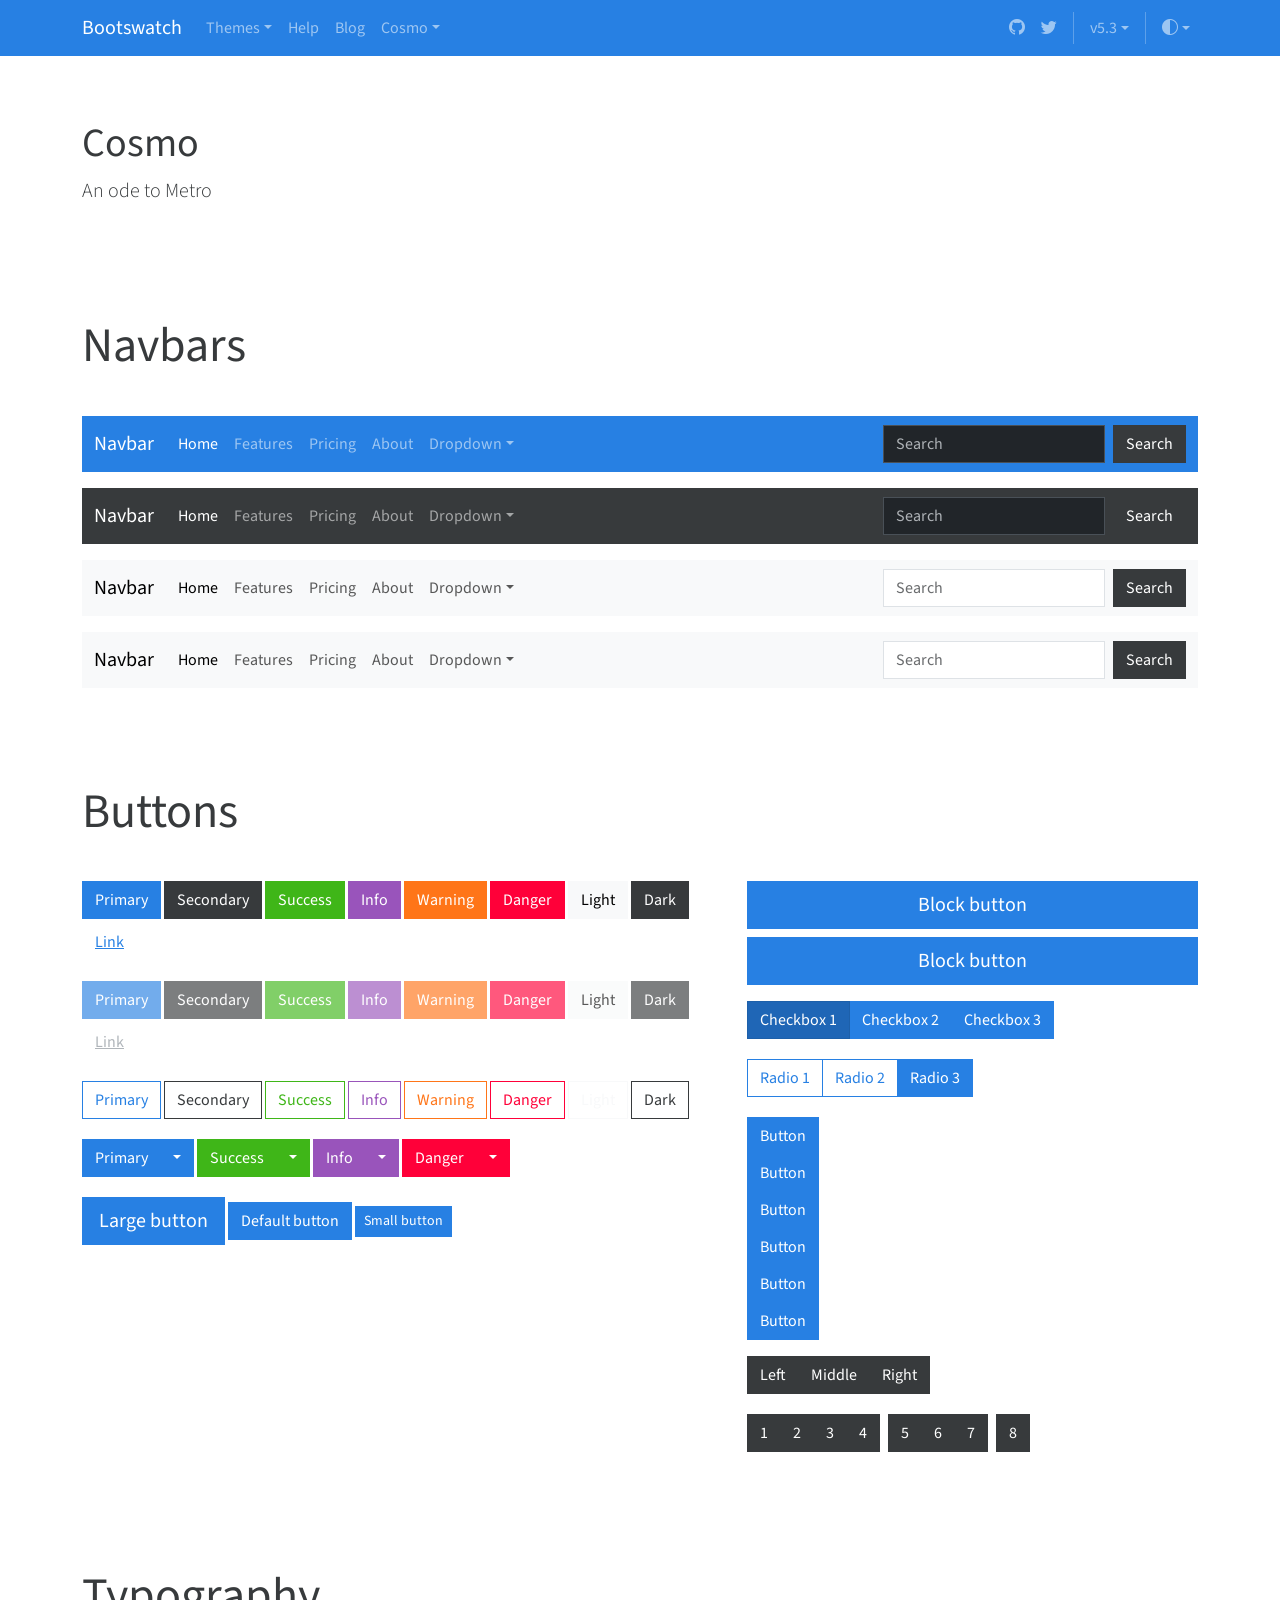
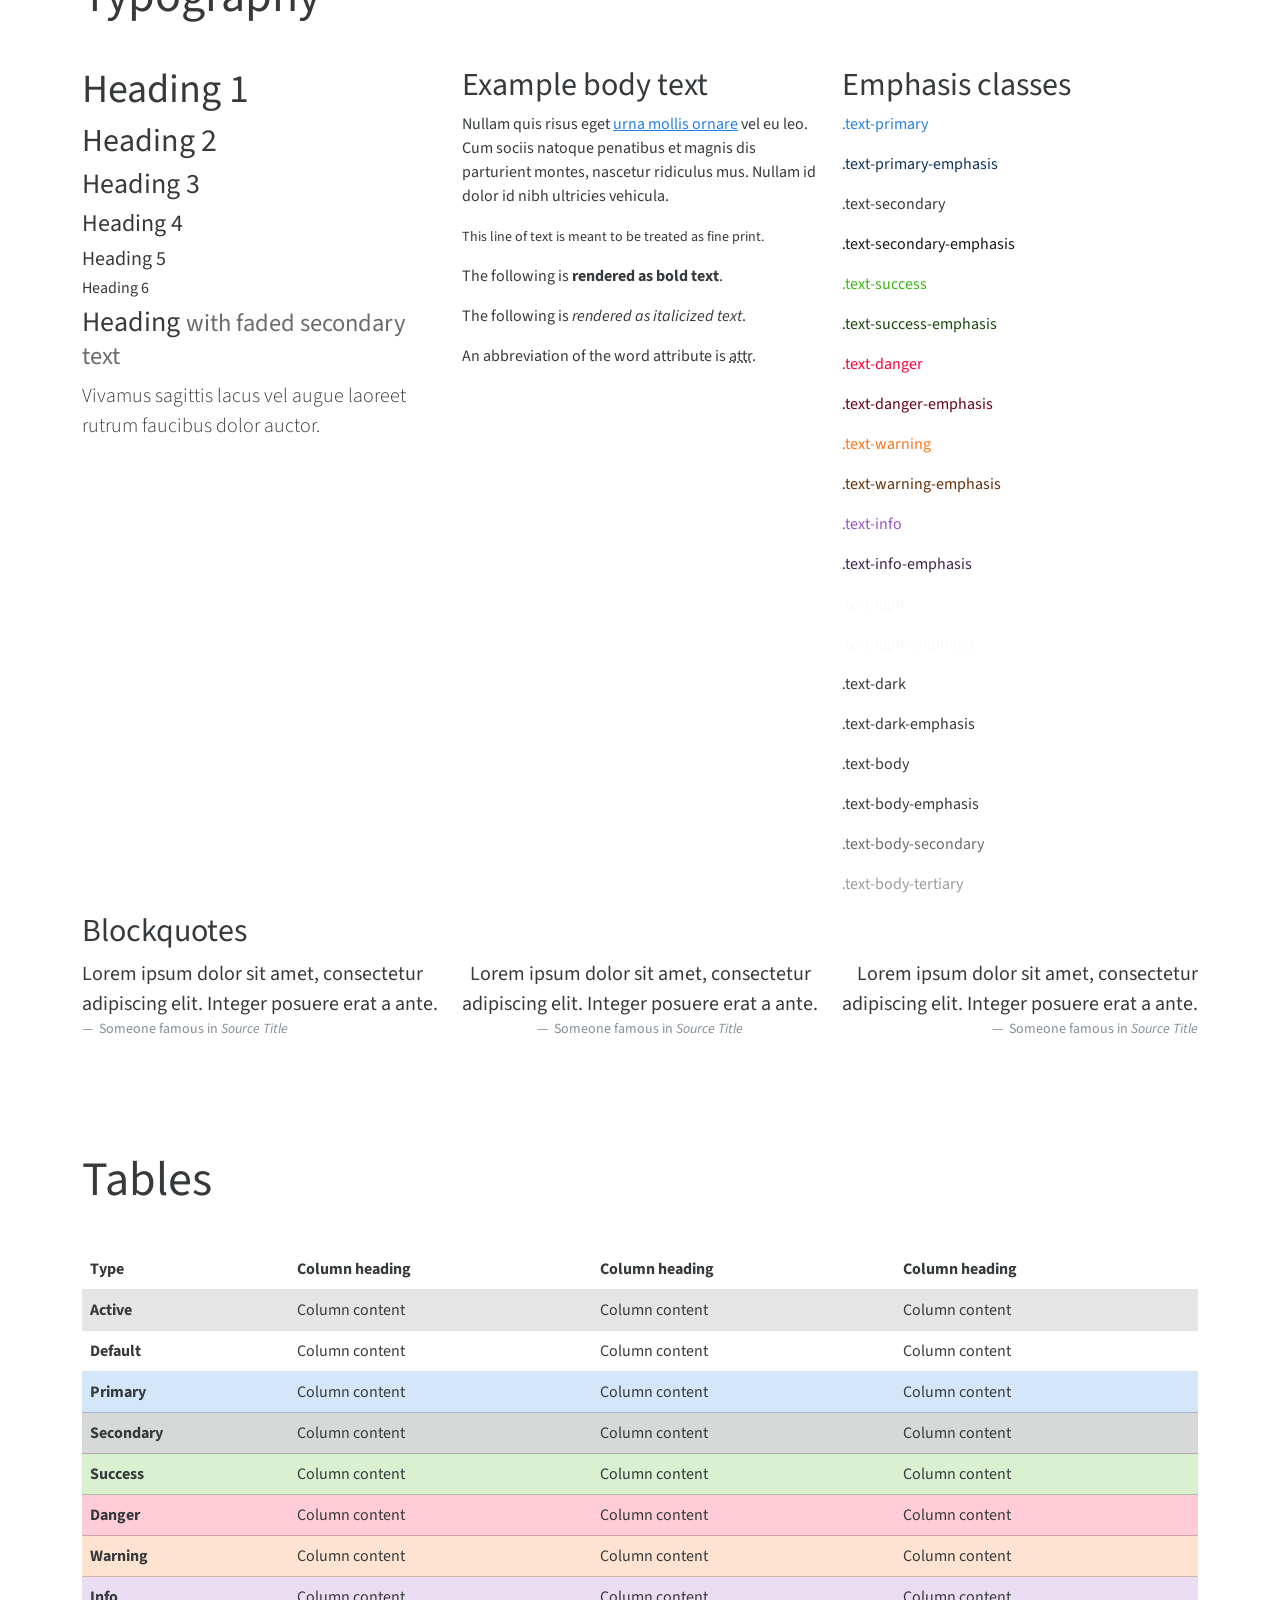
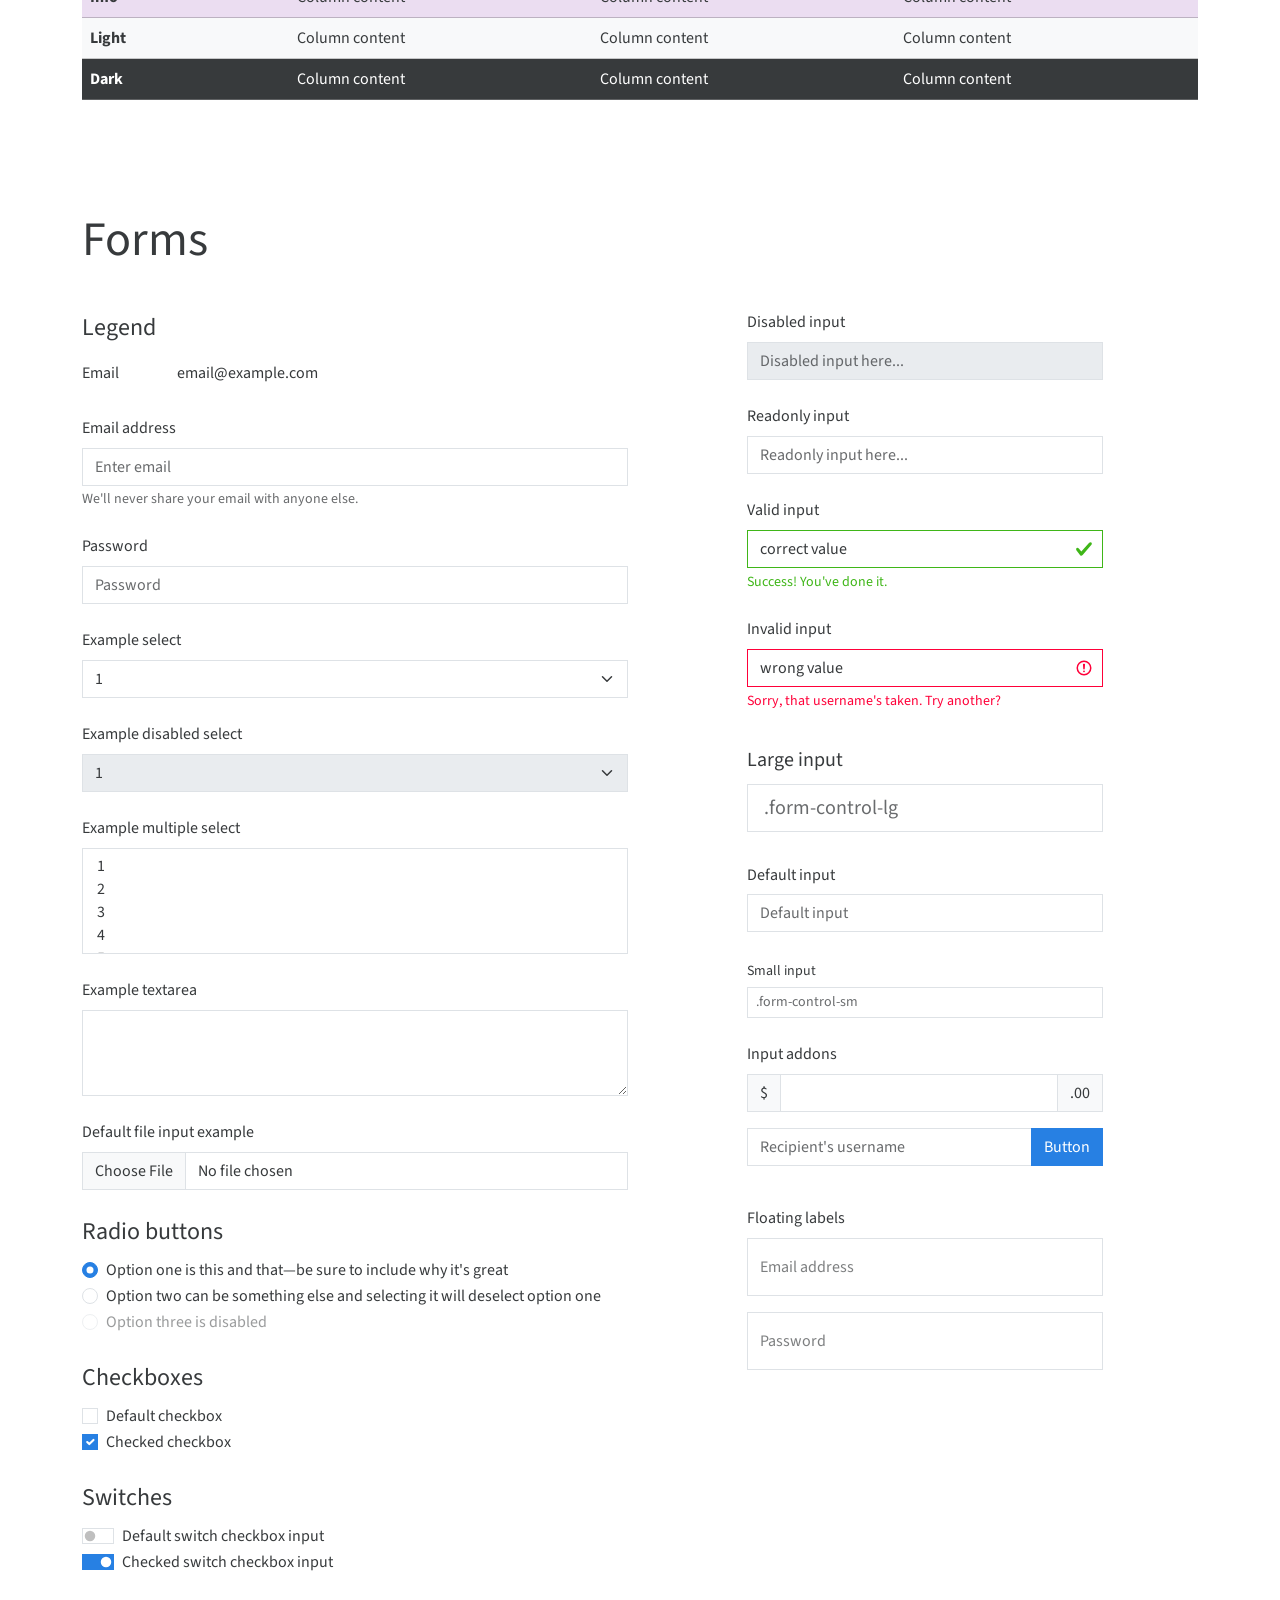
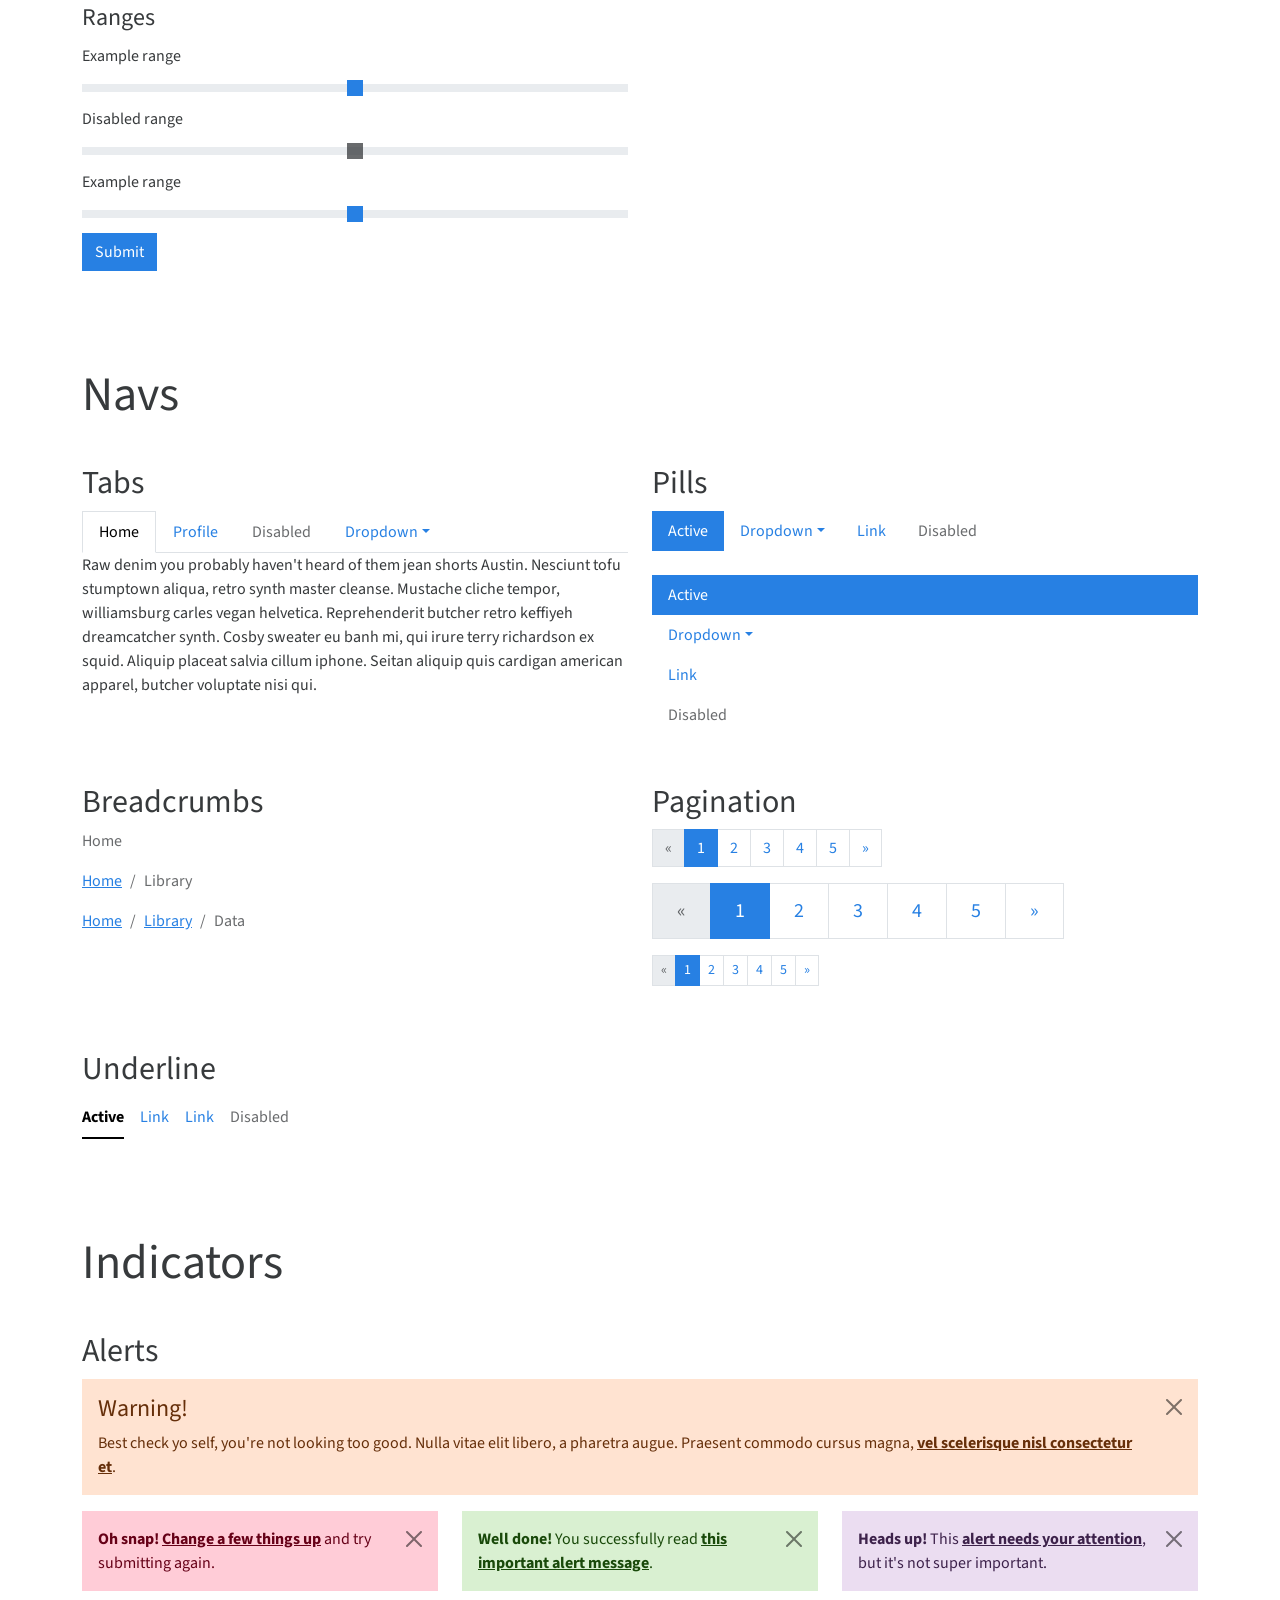
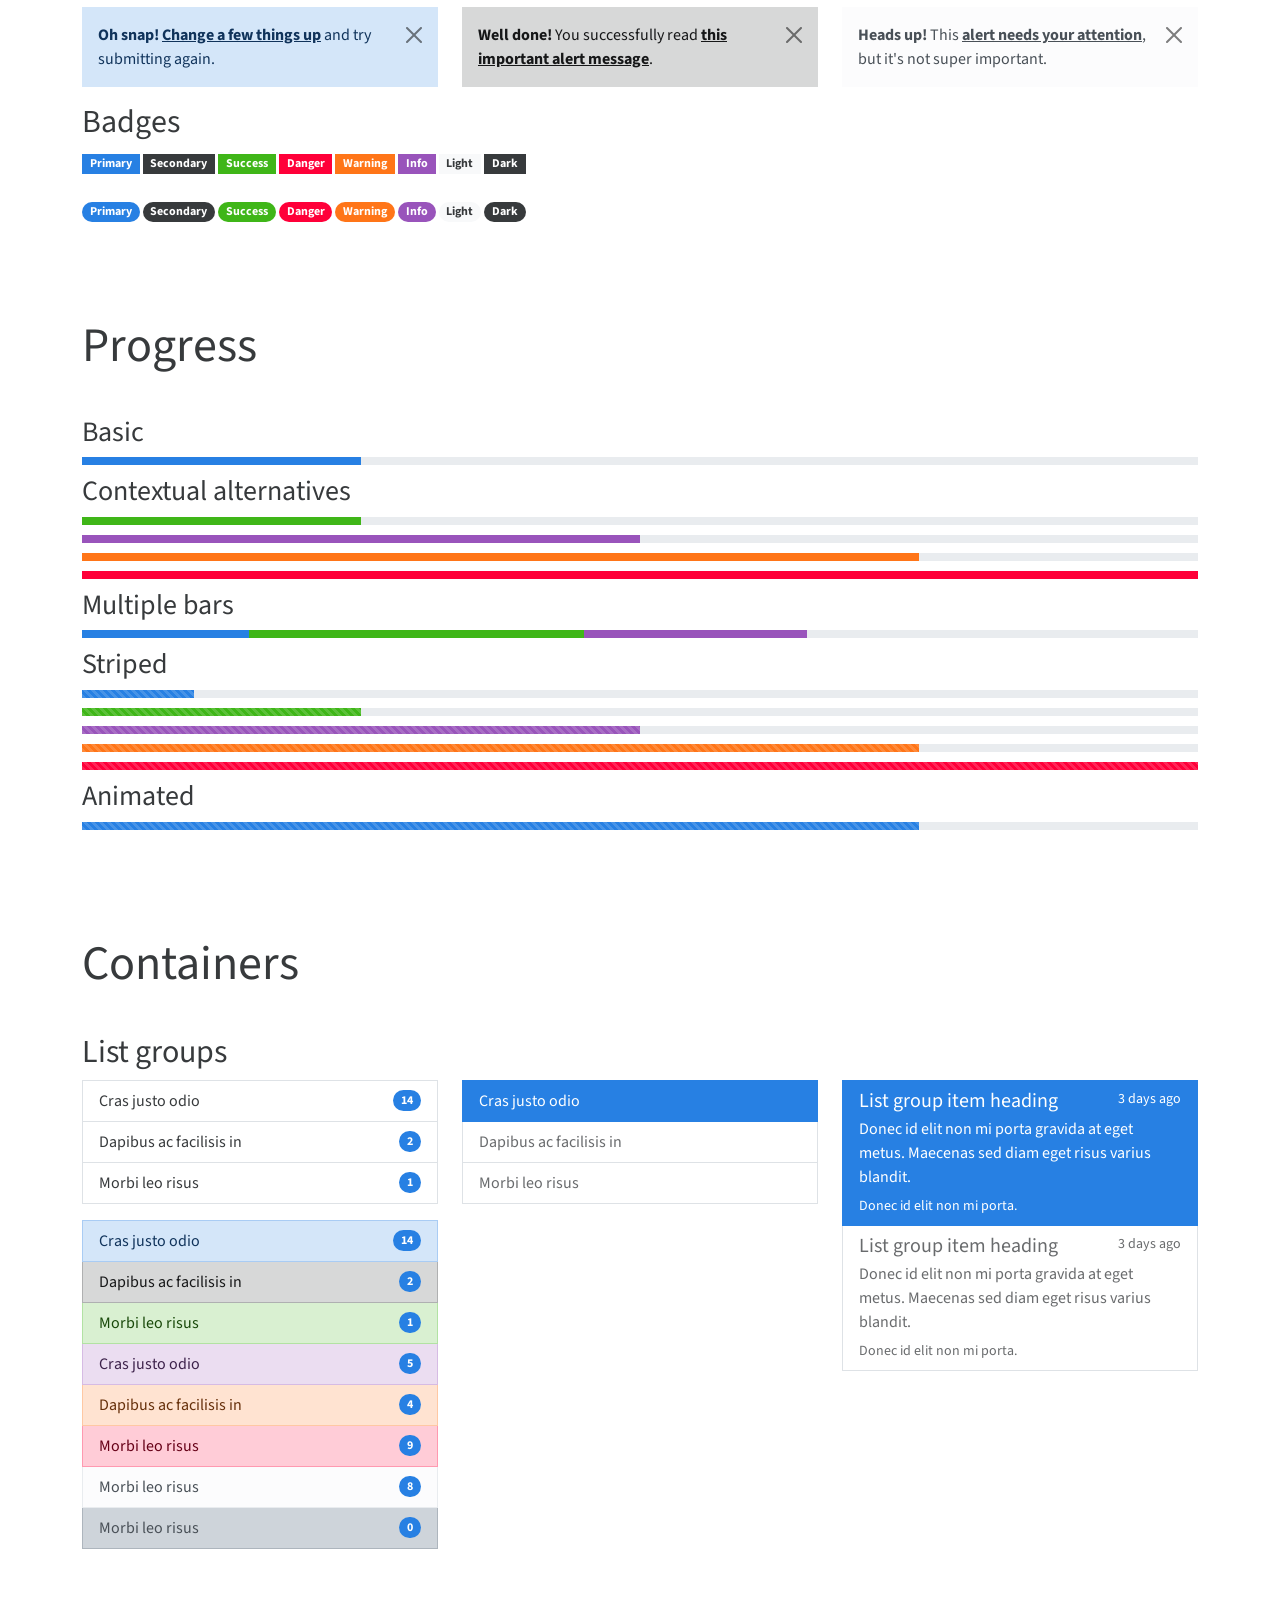
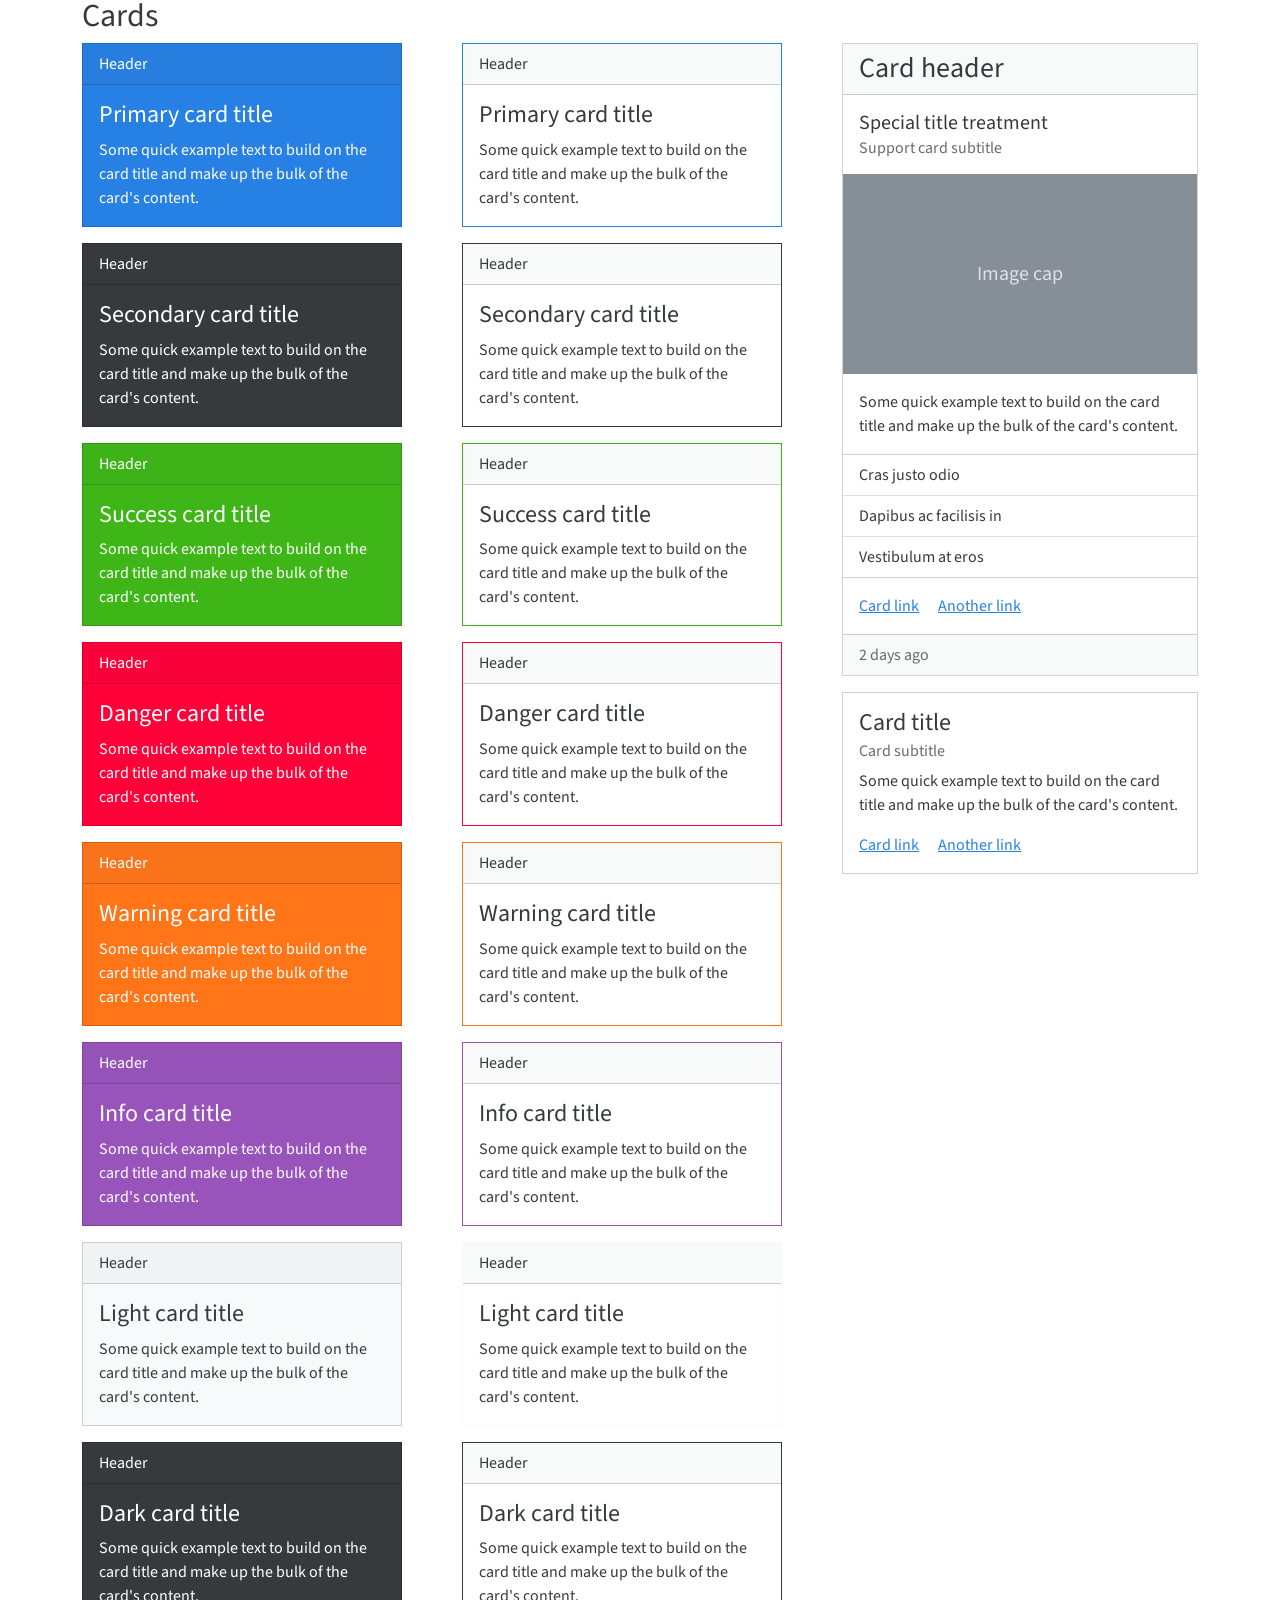
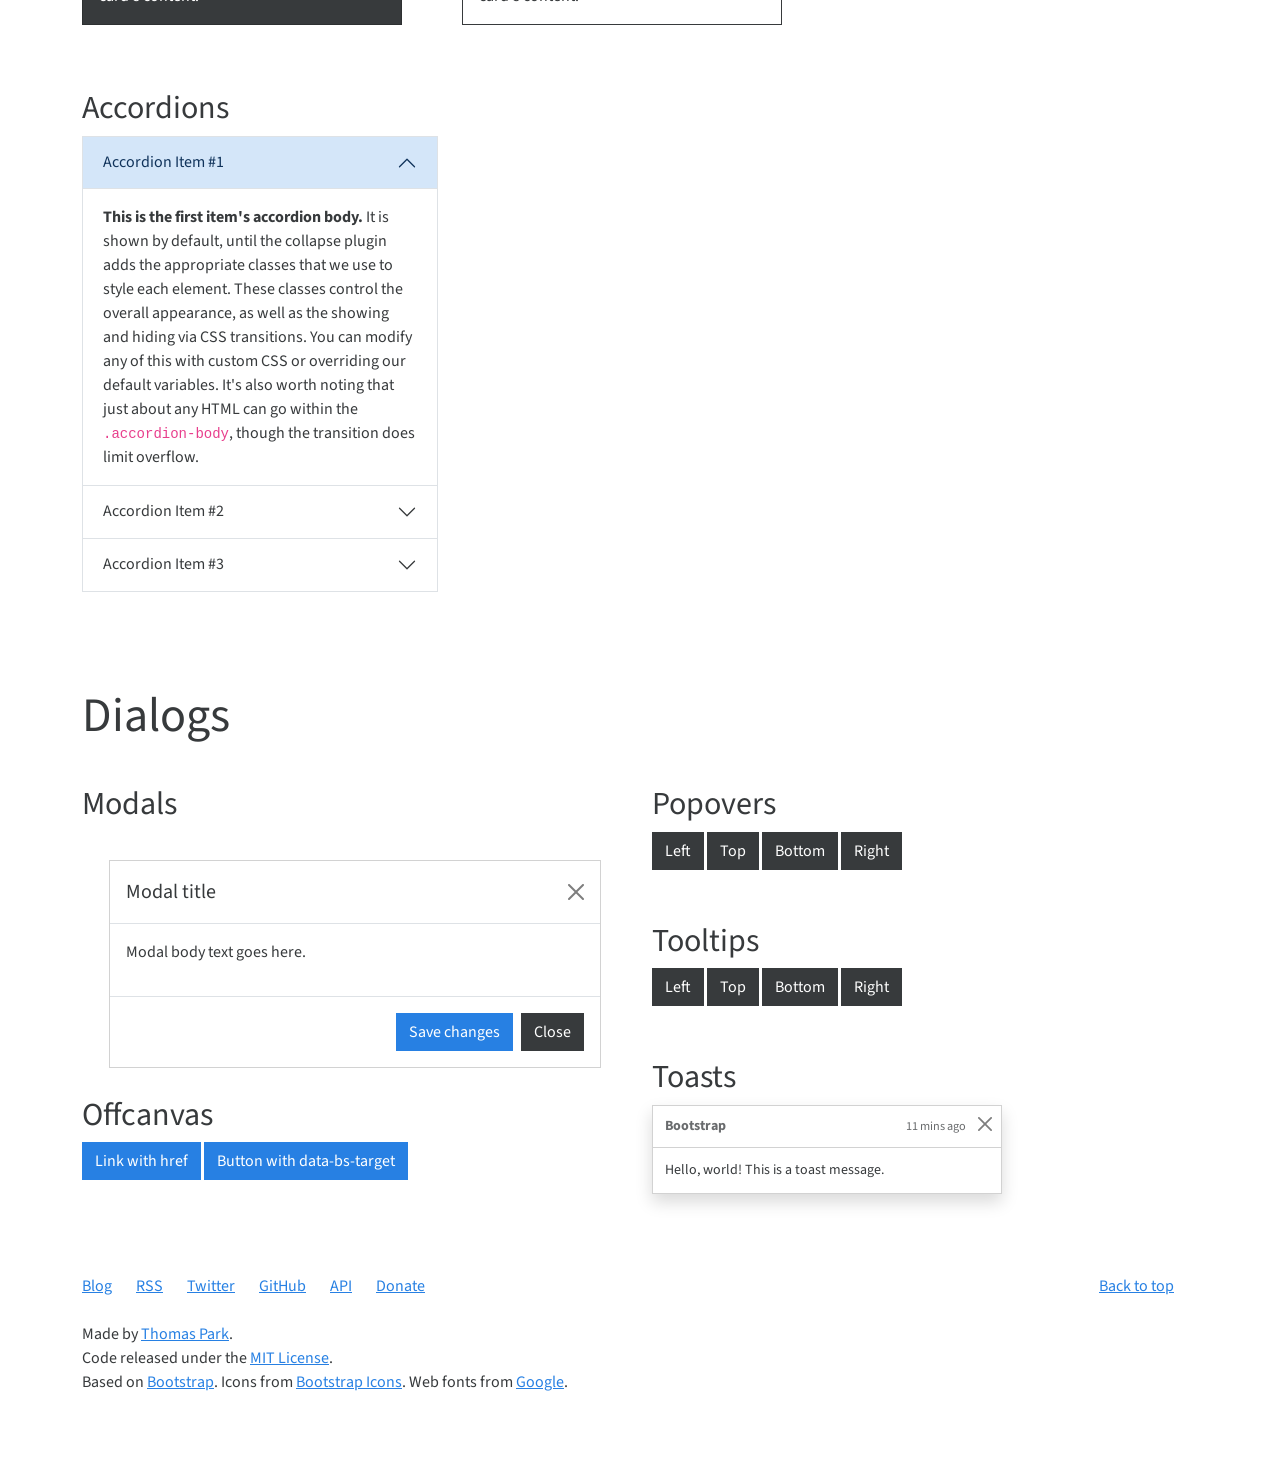
<file: bootswatch-5.3.8/docs/cosmo/index.html>
<!DOCTYPE html>
<html lang="en">
  <head>
    <meta charset="utf-8">
    <title>Bootswatch: Cosmo</title>
    <meta name="viewport" content="width=device-width, initial-scale=1">
    <link rel="stylesheet" href="../5/cosmo/bootstrap.css">
    <link rel="stylesheet" href="../_vendor/bootstrap-icons/font/bootstrap-icons.min.css">
    <link rel="stylesheet" href="../_vendor/prismjs/themes/prism-okaidia.css">
    <link rel="stylesheet" href="../_assets/css/custom.min.css">
    <!-- Global Site Tag (gtag.js) - Google Analytics -->
    <script async src="https://www.googletagmanager.com/gtag/js?id=G-KGDJBEFF3W"></script>
    <script>
      window.dataLayer = window.dataLayer || [];
      function gtag(){dataLayer.push(arguments);}
      gtag('js', new Date());

      gtag('config', 'G-KGDJBEFF3W');
    </script>
  </head>
  <body>
    <div class="navbar navbar-expand-lg fixed-top bg-primary" data-bs-theme="dark">
      <div class="container">
        <a href="../" class="navbar-brand">Bootswatch</a>
        <button class="navbar-toggler" type="button" data-bs-toggle="collapse" data-bs-target="#navbarResponsive" aria-controls="navbarResponsive" aria-expanded="false" aria-label="Toggle navigation">
          <span class="navbar-toggler-icon"></span>
        </button>
        <div class="collapse navbar-collapse" id="navbarResponsive">
          <ul class="navbar-nav">
            <li class="nav-item dropdown" data-bs-theme="light">
              <a class="nav-link dropdown-toggle" data-bs-toggle="dropdown" href="#" id="themes">Themes</a>
              <div class="dropdown-menu" aria-labelledby="themes">
                <a class="dropdown-item" href="../default/">Default</a>
                <div class="dropdown-divider"></div>
                <a class="dropdown-item" href="../brite/">Brite</a>
                <a class="dropdown-item" href="../cerulean/">Cerulean</a>
                <a class="dropdown-item" href="../cosmo/">Cosmo</a>
                <a class="dropdown-item" href="../cyborg/">Cyborg</a>
                <a class="dropdown-item" href="../darkly/">Darkly</a>
                <a class="dropdown-item" href="../flatly/">Flatly</a>
                <a class="dropdown-item" href="../journal/">Journal</a>
                <a class="dropdown-item" href="../litera/">Litera</a>
                <a class="dropdown-item" href="../lumen/">Lumen</a>
                <a class="dropdown-item" href="../lux/">Lux</a>
                <a class="dropdown-item" href="../materia/">Materia</a>
                <a class="dropdown-item" href="../minty/">Minty</a>
                <a class="dropdown-item" href="../morph/">Morph</a>
                <a class="dropdown-item" href="../pulse/">Pulse</a>
                <a class="dropdown-item" href="../quartz/">Quartz</a>
                <a class="dropdown-item" href="../sandstone/">Sandstone</a>
                <a class="dropdown-item" href="../simplex/">Simplex</a>
                <a class="dropdown-item" href="../sketchy/">Sketchy</a>
                <a class="dropdown-item" href="../slate/">Slate</a>
                <a class="dropdown-item" href="../solar/">Solar</a>
                <a class="dropdown-item" href="../spacelab/">Spacelab</a>
                <a class="dropdown-item" href="../superhero/">Superhero</a>
                <a class="dropdown-item" href="../united/">United</a>
                <a class="dropdown-item" href="../vapor/">Vapor</a>
                <a class="dropdown-item" href="../versa/">Versa</a>
                <a class="dropdown-item" href="../yeti/">Yeti</a>
                <a class="dropdown-item" href="../zephyr/">Zephyr</a>
              </div>
            </li>
            <li class="nav-item">
              <a class="nav-link" href="../help/">Help</a>
            </li>
            <li class="nav-item">
              <a class="nav-link" href="https://blog.bootswatch.com/">Blog</a>
            </li>
            <li class="nav-item dropdown" data-bs-theme="light">
              <a class="nav-link dropdown-toggle" data-bs-toggle="dropdown" href="#" id="download">Cosmo</a>
              <div class="dropdown-menu" aria-labelledby="download">
                <a class="dropdown-item" rel="noopener" target="_blank" href="https://jsfiddle.net/bootswatch/dsjzv5mf/">Open in JSFiddle</a>
                <div class="dropdown-divider"></div>
                <a class="dropdown-item" href="../5/cosmo/bootstrap.css" download>bootstrap.css</a>
                <a class="dropdown-item" href="../5/cosmo/bootstrap.min.css" download>bootstrap.min.css</a>
                <div class="dropdown-divider"></div>
                <a class="dropdown-item" href="../5/cosmo/bootstrap.rtl.css" download>bootstrap.rtl.css</a>
                <a class="dropdown-item" href="../5/cosmo/bootstrap.rtl.min.css" download>bootstrap.rtl.min.css</a>
                <div class="dropdown-divider"></div>
                <a class="dropdown-item" href="../5/cosmo/_variables.scss" download>_variables.scss</a>
                <a class="dropdown-item" href="../5/cosmo/_bootswatch.scss" download>_bootswatch.scss</a>
              </div>
            </li>
          </ul>
          <ul class="navbar-nav ms-md-auto">
            <li class="nav-item">
              <a target="_blank" rel="noopener" class="nav-link" href="https://github.com/thomaspark/bootswatch/"><i class="bi bi-github"></i><span class="d-lg-none ms-2">GitHub</span></a>
            </li>
            <li class="nav-item">
              <a target="_blank" rel="noopener" class="nav-link" href="https://twitter.com/bootswatch"><i class="bi bi-twitter"></i><span class="d-lg-none ms-2">Twitter</span></a>
            </li>
            <li class="nav-item py-2 py-lg-1 col-12 col-lg-auto">
              <div class="vr d-none d-lg-flex h-100 mx-lg-2 text-white"></div>
              <hr class="d-lg-none my-2 text-white-50">
            </li>
            <li class="nav-item dropdown" data-bs-theme="light">
              <a class="nav-link dropdown-toggle d-flex align-items-center" href="#" id="version-menu" aria-expanded="false" data-bs-toggle="dropdown" data-bs-display="static" aria-label="Toggle theme">
                <span class="d-lg-none me-2">Bootstrap </span>
                <span>v5.3</span>
              </a>
              <ul class="dropdown-menu dropdown-menu-end">
                <li>
                  <a href="https://bootswatch.com/" class="dropdown-item d-flex align-items-center justify-content-between" aria-current="true">
                    <span class="ms-2">v5.3.x</span><i class="bi bi-check"></i>
                  </a>
                </li>
                <li>
                  <a href="https://bootswatch.com/4/" class="dropdown-item d-flex align-items-center justify-content-between">
                    <span class="ms-2">v4.6.2</span>
                  </a>
                </li>
                <li>
                  <a href="https://bootswatch.com/3/" class="dropdown-item d-flex align-items-center justify-content-between">
                    <span class="ms-2">v3.4.1</span>
                  </a>
                </li>
                <li>
                  <a href="https://bootswatch.com/2/" class="dropdown-item d-flex align-items-center justify-content-between">
                    <span class="ms-2">v2.3.2</span>
                  </a>
                </li>
                <li>
                  <hr class="dropdown-divider">
                </li>
                <li>
                  <a href="https://github.com/thomaspark/bootswatch/tags" class="dropdown-item d-flex align-items-center justify-content-between">
                    <span class="ms-2">All versions</span>
                  </a>
                </li>
              </ul>
            </li>
            <li class="nav-item py-2 py-lg-1 col-12 col-lg-auto">
              <div class="vr d-none d-lg-flex h-100 mx-lg-2 text-white"></div>
              <hr class="d-lg-none my-2 text-white-50">
            </li>
            <li class="nav-item dropdown" data-bs-theme="light">
              <a class="nav-link dropdown-toggle d-flex align-items-center" href="#" id="theme-menu" aria-expanded="false" data-bs-toggle="dropdown" data-bs-display="static" aria-label="Toggle theme">
                <i class="bi bi-circle-half"></i>
                <span class="d-lg-none ms-2">Toggle theme</span>
              </a>
              <ul class="dropdown-menu dropdown-menu-end">
                <li>
                  <button type="button" class="dropdown-item d-flex align-items-center" data-bs-theme-value="light" aria-pressed="false">
                    <i class="bi bi-sun-fill"></i><span class="ms-2">Light</span>
                  </button>
                </li>
                <li>
                  <button type="button" class="dropdown-item d-flex align-items-center" data-bs-theme-value="dark" aria-pressed="true">
                    <i class="bi bi-moon-stars-fill"></i><span class="ms-2">Dark</span>
                  </button>
                </li>
              </ul>
            </li>
          </ul>
        </div>
      </div>
    </div>

    <div class="container">
      <div class="page-header" id="banner">
        <div class="row">
          <div class="col-lg-8 col-md-7 col-sm-6">
            <h1>Cosmo</h1>
            <p class="lead">An ode to Metro</p>
          </div>
          <div class="col-lg-4 col-md-5 col-sm-6">
            <div class="sponsor">
              <script async src="https://cdn.carbonads.com/carbon.js?serve=CKYIE23N&placement=bootswatchcom" id="_carbonads_js"></script>
            </div>
          </div>
        </div>
      </div>

      <!-- Navbar
      ================================================== -->
      <div class="bs-docs-section clearfix">
        <div class="row">
          <div class="col-lg-12">
            <div class="page-header">
              <h1 id="navbars">Navbars</h1>
            </div>

            <div class="bs-component">
              <nav class="navbar navbar-expand-lg bg-primary" data-bs-theme="dark">
                <div class="container-fluid">
                  <a class="navbar-brand" href="#">Navbar</a>
                  <button class="navbar-toggler" type="button" data-bs-toggle="collapse" data-bs-target="#navbarColor01" aria-controls="navbarColor01" aria-expanded="false" aria-label="Toggle navigation">
                    <span class="navbar-toggler-icon"></span>
                  </button>

                  <div class="collapse navbar-collapse" id="navbarColor01">
                    <ul class="navbar-nav me-auto">
                      <li class="nav-item">
                        <a class="nav-link active" href="#">Home
                          <span class="visually-hidden">(current)</span>
                        </a>
                      </li>
                      <li class="nav-item">
                        <a class="nav-link" href="#">Features</a>
                      </li>
                      <li class="nav-item">
                        <a class="nav-link" href="#">Pricing</a>
                      </li>
                      <li class="nav-item">
                        <a class="nav-link" href="#">About</a>
                      </li>
                      <li class="nav-item dropdown">
                        <a class="nav-link dropdown-toggle" data-bs-toggle="dropdown" href="#" role="button" aria-haspopup="true" aria-expanded="false">Dropdown</a>
                        <div class="dropdown-menu">
                          <a class="dropdown-item" href="#">Action</a>
                          <a class="dropdown-item" href="#">Another action</a>
                          <a class="dropdown-item" href="#">Something else here</a>
                          <div class="dropdown-divider"></div>
                          <a class="dropdown-item" href="#">Separated link</a>
                        </div>
                      </li>
                    </ul>
                    <form class="d-flex">
                      <input class="form-control me-sm-2" type="search" placeholder="Search">
                      <button class="btn btn-secondary my-2 my-sm-0" type="submit">Search</button>
                    </form>
                  </div>
                </div>
              </nav>
            </div>

            <div class="bs-component">
              <nav class="navbar navbar-expand-lg bg-dark" data-bs-theme="dark">
                <div class="container-fluid">
                  <a class="navbar-brand" href="#">Navbar</a>
                  <button class="navbar-toggler" type="button" data-bs-toggle="collapse" data-bs-target="#navbarColor02" aria-controls="navbarColor02" aria-expanded="false" aria-label="Toggle navigation">
                    <span class="navbar-toggler-icon"></span>
                  </button>

                  <div class="collapse navbar-collapse" id="navbarColor02">
                    <ul class="navbar-nav me-auto">
                      <li class="nav-item">
                        <a class="nav-link active" href="#">Home
                          <span class="visually-hidden">(current)</span>
                        </a>
                      </li>
                      <li class="nav-item">
                        <a class="nav-link" href="#">Features</a>
                      </li>
                      <li class="nav-item">
                        <a class="nav-link" href="#">Pricing</a>
                      </li>
                      <li class="nav-item">
                        <a class="nav-link" href="#">About</a>
                      </li>
                      <li class="nav-item dropdown">
                        <a class="nav-link dropdown-toggle" data-bs-toggle="dropdown" href="#" role="button" aria-haspopup="true" aria-expanded="false">Dropdown</a>
                        <div class="dropdown-menu">
                          <a class="dropdown-item" href="#">Action</a>
                          <a class="dropdown-item" href="#">Another action</a>
                          <a class="dropdown-item" href="#">Something else here</a>
                          <div class="dropdown-divider"></div>
                          <a class="dropdown-item" href="#">Separated link</a>
                        </div>
                      </li>
                    </ul>
                    <form class="d-flex">
                      <input class="form-control me-sm-2" type="search" placeholder="Search">
                      <button class="btn btn-secondary my-2 my-sm-0" type="submit">Search</button>
                    </form>
                  </div>
                </div>
              </nav>
            </div>

            <div class="bs-component">
              <nav class="navbar navbar-expand-lg bg-light" data-bs-theme="light">
                <div class="container-fluid">
                  <a class="navbar-brand" href="#">Navbar</a>
                  <button class="navbar-toggler" type="button" data-bs-toggle="collapse" data-bs-target="#navbarColor03" aria-controls="navbarColor03" aria-expanded="false" aria-label="Toggle navigation">
                    <span class="navbar-toggler-icon"></span>
                  </button>

                  <div class="collapse navbar-collapse" id="navbarColor03">
                    <ul class="navbar-nav me-auto">
                      <li class="nav-item">
                        <a class="nav-link active" href="#">Home
                          <span class="visually-hidden">(current)</span>
                        </a>
                      </li>
                      <li class="nav-item">
                        <a class="nav-link" href="#">Features</a>
                      </li>
                      <li class="nav-item">
                        <a class="nav-link" href="#">Pricing</a>
                      </li>
                      <li class="nav-item">
                        <a class="nav-link" href="#">About</a>
                      </li>
                      <li class="nav-item dropdown">
                        <a class="nav-link dropdown-toggle" data-bs-toggle="dropdown" href="#" role="button" aria-haspopup="true" aria-expanded="false">Dropdown</a>
                        <div class="dropdown-menu">
                          <a class="dropdown-item" href="#">Action</a>
                          <a class="dropdown-item" href="#">Another action</a>
                          <a class="dropdown-item" href="#">Something else here</a>
                          <div class="dropdown-divider"></div>
                          <a class="dropdown-item" href="#">Separated link</a>
                        </div>
                      </li>
                    </ul>
                    <form class="d-flex">
                      <input class="form-control me-sm-2" type="search" placeholder="Search">
                      <button class="btn btn-secondary my-2 my-sm-0" type="submit">Search</button>
                    </form>
                  </div>
                </div>
              </nav>
            </div>

            <div class="bs-component">
              <nav class="navbar navbar-expand-lg bg-body-tertiary">
                <div class="container-fluid">
                  <a class="navbar-brand" href="#">Navbar</a>
                  <button class="navbar-toggler" type="button" data-bs-toggle="collapse" data-bs-target="#navbarColor04" aria-controls="navbarColor04" aria-expanded="false" aria-label="Toggle navigation">
                    <span class="navbar-toggler-icon"></span>
                  </button>

                  <div class="collapse navbar-collapse" id="navbarColor04">
                    <ul class="navbar-nav me-auto">
                      <li class="nav-item">
                        <a class="nav-link active" href="#">Home
                          <span class="visually-hidden">(current)</span>
                        </a>
                      </li>
                      <li class="nav-item">
                        <a class="nav-link" href="#">Features</a>
                      </li>
                      <li class="nav-item">
                        <a class="nav-link" href="#">Pricing</a>
                      </li>
                      <li class="nav-item">
                        <a class="nav-link" href="#">About</a>
                      </li>
                      <li class="nav-item dropdown">
                        <a class="nav-link dropdown-toggle" data-bs-toggle="dropdown" href="#" role="button" aria-haspopup="true" aria-expanded="false">Dropdown</a>
                        <div class="dropdown-menu">
                          <a class="dropdown-item" href="#">Action</a>
                          <a class="dropdown-item" href="#">Another action</a>
                          <a class="dropdown-item" href="#">Something else here</a>
                          <div class="dropdown-divider"></div>
                          <a class="dropdown-item" href="#">Separated link</a>
                        </div>
                      </li>
                    </ul>
                    <form class="d-flex">
                      <input class="form-control me-sm-2" type="search" placeholder="Search">
                      <button class="btn btn-secondary my-2 my-sm-0" type="submit">Search</button>
                    </form>
                  </div>
                </div>
              </nav>
            </div>

          </div>
        </div>
      </div>

      <!-- Buttons
      ================================================== -->
      <div class="bs-docs-section">
        <div class="page-header">
          <div class="row">
            <div class="col-lg-12">
              <h1 id="buttons">Buttons</h1>
            </div>
          </div>
        </div>

        <div class="row">
          <div class="col-lg-7">
            <p class="bs-component">
              <button type="button" class="btn btn-primary">Primary</button>
              <button type="button" class="btn btn-secondary">Secondary</button>
              <button type="button" class="btn btn-success">Success</button>
              <button type="button" class="btn btn-info">Info</button>
              <button type="button" class="btn btn-warning">Warning</button>
              <button type="button" class="btn btn-danger">Danger</button>
              <button type="button" class="btn btn-light">Light</button>
              <button type="button" class="btn btn-dark">Dark</button>
              <button type="button" class="btn btn-link">Link</button>
            </p>

            <p class="bs-component">
              <button type="button" class="btn btn-primary disabled">Primary</button>
              <button type="button" class="btn btn-secondary disabled">Secondary</button>
              <button type="button" class="btn btn-success disabled">Success</button>
              <button type="button" class="btn btn-info disabled">Info</button>
              <button type="button" class="btn btn-warning disabled">Warning</button>
              <button type="button" class="btn btn-danger disabled">Danger</button>
              <button type="button" class="btn btn-light disabled">Light</button>
              <button type="button" class="btn btn-dark disabled">Dark</button>
              <button type="button" class="btn btn-link disabled">Link</button>
            </p>

            <p class="bs-component">
              <button type="button" class="btn btn-outline-primary">Primary</button>
              <button type="button" class="btn btn-outline-secondary">Secondary</button>
              <button type="button" class="btn btn-outline-success">Success</button>
              <button type="button" class="btn btn-outline-info">Info</button>
              <button type="button" class="btn btn-outline-warning">Warning</button>
              <button type="button" class="btn btn-outline-danger">Danger</button>
              <button type="button" class="btn btn-outline-light">Light</button>
              <button type="button" class="btn btn-outline-dark">Dark</button>
            </p>

            <div class="bs-component">
              <div class="btn-group" role="group" aria-label="Button group with nested dropdown">
                <button type="button" class="btn btn-primary">Primary</button>
                <div class="btn-group" role="group">
                  <button id="btnGroupDrop1" type="button" class="btn btn-primary dropdown-toggle" data-bs-toggle="dropdown" aria-haspopup="true" aria-expanded="false"></button>
                  <div class="dropdown-menu" aria-labelledby="btnGroupDrop1">
                    <a class="dropdown-item" href="#">Dropdown link</a>
                    <a class="dropdown-item" href="#">Dropdown link</a>
                  </div>
                </div>
              </div>

              <div class="btn-group" role="group" aria-label="Button group with nested dropdown">
                <button type="button" class="btn btn-success">Success</button>
                <div class="btn-group" role="group">
                  <button id="btnGroupDrop2" type="button" class="btn btn-success dropdown-toggle" data-bs-toggle="dropdown" aria-haspopup="true" aria-expanded="false"></button>
                  <div class="dropdown-menu" aria-labelledby="btnGroupDrop2">
                    <a class="dropdown-item" href="#">Dropdown link</a>
                    <a class="dropdown-item" href="#">Dropdown link</a>
                  </div>
                </div>
              </div>

              <div class="btn-group" role="group" aria-label="Button group with nested dropdown">
                <button type="button" class="btn btn-info">Info</button>
                <div class="btn-group" role="group">
                  <button id="btnGroupDrop3" type="button" class="btn btn-info dropdown-toggle" data-bs-toggle="dropdown" aria-haspopup="true" aria-expanded="false"></button>
                  <div class="dropdown-menu" aria-labelledby="btnGroupDrop3">
                    <a class="dropdown-item" href="#">Dropdown link</a>
                    <a class="dropdown-item" href="#">Dropdown link</a>
                  </div>
                </div>
              </div>

              <div class="btn-group" role="group" aria-label="Button group with nested dropdown">
                <button type="button" class="btn btn-danger">Danger</button>
                <div class="btn-group" role="group">
                  <button id="btnGroupDrop4" type="button" class="btn btn-danger dropdown-toggle" data-bs-toggle="dropdown" aria-haspopup="true" aria-expanded="false"></button>
                  <div class="dropdown-menu" aria-labelledby="btnGroupDrop4">
                    <a class="dropdown-item" href="#">Dropdown link</a>
                    <a class="dropdown-item" href="#">Dropdown link</a>
                  </div>
                </div>
              </div>
            </div>

            <div class="bs-component">
              <button type="button" class="btn btn-primary btn-lg">Large button</button>
              <button type="button" class="btn btn-primary">Default button</button>
              <button type="button" class="btn btn-primary btn-sm">Small button</button>
            </div>
          </div>
          <div class="col-lg-5">
            <div class="bs-component">
              <div class="d-grid gap-2">
                <button class="btn btn-lg btn-primary" type="button">Block button</button>
                <button class="btn btn-lg btn-primary" type="button">Block button</button>
              </div>
            </div>

            <div class="bs-component mb-3">
              <div class="btn-group" role="group" aria-label="Basic checkbox toggle button group">
                <input type="checkbox" class="btn-check" id="btncheck1" checked autocomplete="off">
                <label class="btn btn-primary" for="btncheck1">Checkbox 1</label>
                <input type="checkbox" class="btn-check" id="btncheck2" autocomplete="off">
                <label class="btn btn-primary" for="btncheck2">Checkbox 2</label>
                <input type="checkbox" class="btn-check" id="btncheck3" autocomplete="off">
                <label class="btn btn-primary" for="btncheck3">Checkbox 3</label>
              </div>
            </div>

            <div class="bs-component mb-3">
              <div class="btn-group" role="group" aria-label="Basic radio toggle button group">
                <input type="radio" class="btn-check" name="btnradio" id="btnradio1" autocomplete="off" checked>
                <label class="btn btn-outline-primary" for="btnradio1">Radio 1</label>
                <input type="radio" class="btn-check" name="btnradio" id="btnradio2" autocomplete="off" checked>
                <label class="btn btn-outline-primary" for="btnradio2">Radio 2</label>
                <input type="radio" class="btn-check" name="btnradio" id="btnradio3" autocomplete="off" checked>
                <label class="btn btn-outline-primary" for="btnradio3">Radio 3</label>
              </div>
            </div>

            <div class="bs-component">
              <div class="btn-group-vertical">
                <button type="button" class="btn btn-primary">Button</button>
                <button type="button" class="btn btn-primary">Button</button>
                <button type="button" class="btn btn-primary">Button</button>
                <button type="button" class="btn btn-primary">Button</button>
                <button type="button" class="btn btn-primary">Button</button>
                <button type="button" class="btn btn-primary">Button</button>
              </div>
            </div>

            <div class="bs-component mb-3">
              <div class="btn-group" role="group" aria-label="Basic example">
                <button type="button" class="btn btn-secondary">Left</button>
                <button type="button" class="btn btn-secondary">Middle</button>
                <button type="button" class="btn btn-secondary">Right</button>
              </div>
            </div>

            <div class="bs-component mb-3">
              <div class="btn-toolbar" role="toolbar" aria-label="Toolbar with button groups">
                <div class="btn-group me-2" role="group" aria-label="First group">
                  <button type="button" class="btn btn-secondary">1</button>
                  <button type="button" class="btn btn-secondary">2</button>
                  <button type="button" class="btn btn-secondary">3</button>
                  <button type="button" class="btn btn-secondary">4</button>
                </div>
                <div class="btn-group me-2" role="group" aria-label="Second group">
                  <button type="button" class="btn btn-secondary">5</button>
                  <button type="button" class="btn btn-secondary">6</button>
                  <button type="button" class="btn btn-secondary">7</button>
                </div>
                <div class="btn-group" role="group" aria-label="Third group">
                  <button type="button" class="btn btn-secondary">8</button>
                </div>
              </div>
            </div>
          </div>
        </div>
      </div>

      <!-- Typography
      ================================================== -->
      <div class="bs-docs-section">
        <div class="row">
          <div class="col-lg-12">
            <div class="page-header">
              <h1 id="typography">Typography</h1>
            </div>
          </div>
        </div>

        <!-- Headings -->

        <div class="row">
          <div class="col-lg-4">
            <div class="bs-component">
              <h1>Heading 1</h1>
              <h2>Heading 2</h2>
              <h3>Heading 3</h3>
              <h4>Heading 4</h4>
              <h5>Heading 5</h5>
              <h6>Heading 6</h6>
              <h3>
                Heading
                <small class="text-body-secondary">with faded secondary text</small>
              </h3>
              <p class="lead">Vivamus sagittis lacus vel augue laoreet rutrum faucibus dolor auctor.</p>
            </div>
          </div>
          <div class="col-lg-4">
            <div class="bs-component">
              <h2>Example body text</h2>
              <p>Nullam quis risus eget <a href="#">urna mollis ornare</a> vel eu leo. Cum sociis natoque penatibus et magnis dis parturient montes, nascetur ridiculus mus. Nullam id dolor id nibh ultricies vehicula.</p>
              <p><small>This line of text is meant to be treated as fine print.</small></p>
              <p>The following is <strong>rendered as bold text</strong>.</p>
              <p>The following is <em>rendered as italicized text</em>.</p>
              <p>An abbreviation of the word attribute is <abbr title="attribute">attr</abbr>.</p>
            </div>
          </div>
          <div class="col-lg-4">
            <div class="bs-component">
              <h2>Emphasis classes</h2>
              <p class="text-primary">.text-primary</p>
              <p class="text-primary-emphasis">.text-primary-emphasis</p>
              <p class="text-secondary">.text-secondary</p>
              <p class="text-secondary-emphasis">.text-secondary-emphasis</p>
              <p class="text-success">.text-success</p>
              <p class="text-success-emphasis">.text-success-emphasis</p>
              <p class="text-danger">.text-danger</p>
              <p class="text-danger-emphasis">.text-danger-emphasis</p>
              <p class="text-warning">.text-warning</p>
              <p class="text-warning-emphasis">.text-warning-emphasis</p>
              <p class="text-info">.text-info</p>
              <p class="text-info-emphasis">.text-info-emphasis</p>
              <p class="text-light">.text-light</p>
              <p class="text-light">.text-light-emphasis</p>
              <p class="text-dark">.text-dark</p>
              <p class="text-dark">.text-dark-emphasis</p>
              <p class="text-body">.text-body</p>
              <p class="text-body">.text-body-emphasis</p>
              <p class="text-body-secondary">.text-body-secondary</p>
              <p class="text-body-tertiary">.text-body-tertiary</p>
            </div>
          </div>
        </div>

        <!-- Blockquotes -->

        <div class="row">
          <div class="col-lg-12">
            <h2 id="type-blockquotes">Blockquotes</h2>
          </div>
        </div>
        <div class="row">
          <div class="col-lg-4">
            <div class="bs-component">
              <figure>
                <blockquote class="blockquote">
                  <p class="mb-0">Lorem ipsum dolor sit amet, consectetur adipiscing elit. Integer posuere erat a ante.</p>
  
                </blockquote>
                <figcaption class="blockquote-footer">
                  Someone famous in <cite title="Source Title">Source Title</cite>
                </figcaption>
              </figure>
            </div>
          </div>
          <div class="col-lg-4">
            <div class="bs-component">
              <figure class="text-center">
                <blockquote class="blockquote">
                  <p class="mb-0">Lorem ipsum dolor sit amet, consectetur adipiscing elit. Integer posuere erat a ante.</p>
  
                </blockquote>
                <figcaption class="blockquote-footer">
                  Someone famous in <cite title="Source Title">Source Title</cite>
                </figcaption>
              </figure>
            </div>
          </div>
          <div class="col-lg-4">
            <div class="bs-component">
              <figure class="text-end">
                <blockquote class="blockquote">
                  <p class="mb-0">Lorem ipsum dolor sit amet, consectetur adipiscing elit. Integer posuere erat a ante.</p>
  
                </blockquote>
                <figcaption class="blockquote-footer">
                  Someone famous in <cite title="Source Title">Source Title</cite>
                </figcaption>
              </figure>
            </div>
          </div>
        </div>
      </div>

      <!-- Tables
      ================================================== -->
      <div class="bs-docs-section">
        <div class="row">
          <div class="col-lg-12">
            <div class="page-header">
              <h1 id="tables">Tables</h1>
            </div>

            <div class="bs-component">
              <table class="table table-hover">
                <thead>
                  <tr>
                    <th scope="col">Type</th>
                    <th scope="col">Column heading</th>
                    <th scope="col">Column heading</th>
                    <th scope="col">Column heading</th>
                  </tr>
                </thead>
                <tbody>
                  <tr class="table-active">
                    <th scope="row">Active</th>
                    <td>Column content</td>
                    <td>Column content</td>
                    <td>Column content</td>
                  </tr>
                  <tr>
                    <th scope="row">Default</th>
                    <td>Column content</td>
                    <td>Column content</td>
                    <td>Column content</td>
                  </tr>
                  <tr class="table-primary">
                    <th scope="row">Primary</th>
                    <td>Column content</td>
                    <td>Column content</td>
                    <td>Column content</td>
                  </tr>
                  <tr class="table-secondary">
                    <th scope="row">Secondary</th>
                    <td>Column content</td>
                    <td>Column content</td>
                    <td>Column content</td>
                  </tr>
                  <tr class="table-success">
                    <th scope="row">Success</th>
                    <td>Column content</td>
                    <td>Column content</td>
                    <td>Column content</td>
                  </tr>
                  <tr class="table-danger">
                    <th scope="row">Danger</th>
                    <td>Column content</td>
                    <td>Column content</td>
                    <td>Column content</td>
                  </tr>
                  <tr class="table-warning">
                    <th scope="row">Warning</th>
                    <td>Column content</td>
                    <td>Column content</td>
                    <td>Column content</td>
                  </tr>
                  <tr class="table-info">
                    <th scope="row">Info</th>
                    <td>Column content</td>
                    <td>Column content</td>
                    <td>Column content</td>
                  </tr>
                  <tr class="table-light">
                    <th scope="row">Light</th>
                    <td>Column content</td>
                    <td>Column content</td>
                    <td>Column content</td>
                  </tr>
                  <tr class="table-dark">
                    <th scope="row">Dark</th>
                    <td>Column content</td>
                    <td>Column content</td>
                    <td>Column content</td>
                  </tr>
                </tbody>
              </table>
            </div><!-- /example -->
          </div>
        </div>
      </div>

      <!-- Forms
      ================================================== -->
      <div class="bs-docs-section">
        <div class="row">
          <div class="col-lg-12">
            <div class="page-header">
              <h1 id="forms">Forms</h1>
            </div>
          </div>
        </div>

        <div class="row">
          <div class="col-lg-6">
            <div class="bs-component">
              <form>
                <fieldset>
                  <legend>Legend</legend>
                  <div class="row">
                    <label for="staticEmail" class="col-sm-2 col-form-label">Email</label>
                    <div class="col-sm-10">
                      <input type="text" readonly class="form-control-plaintext" id="staticEmail" value="email@example.com">
                    </div>
                  </div>
                  <div>
                    <label for="exampleInputEmail1" class="form-label mt-4">Email address</label>
                    <input type="email" class="form-control" id="exampleInputEmail1" aria-describedby="emailHelp" placeholder="Enter email">
                    <small id="emailHelp" class="form-text text-muted">We'll never share your email with anyone else.</small>
                  </div>
                  <div>
                    <label for="exampleInputPassword1" class="form-label mt-4">Password</label>
                    <input type="password" class="form-control" id="exampleInputPassword1" placeholder="Password" autocomplete="off">
                  </div>
                  <div>
                    <label for="exampleSelect1" class="form-label mt-4">Example select</label>
                    <select class="form-select" id="exampleSelect1">
                      <option>1</option>
                      <option>2</option>
                      <option>3</option>
                      <option>4</option>
                      <option>5</option>
                    </select>
                  </div>
                  <div>
                    <label for="exampleSelect1" class="form-label mt-4">Example disabled select</label>
                    <select class="form-select" id="exampleDisabledSelect1" disabled>
                      <option>1</option>
                      <option>2</option>
                      <option>3</option>
                      <option>4</option>
                      <option>5</option>
                    </select>
                  </div>
                  <div>
                    <label for="exampleSelect2" class="form-label mt-4">Example multiple select</label>
                    <select multiple class="form-select" id="exampleSelect2">
                      <option>1</option>
                      <option>2</option>
                      <option>3</option>
                      <option>4</option>
                      <option>5</option>
                    </select>
                  </div>
                  <div>
                    <label for="exampleTextarea" class="form-label mt-4">Example textarea</label>
                    <textarea class="form-control" id="exampleTextarea" rows="3"></textarea>
                  </div>
                  <div>
                    <label for="formFile" class="form-label mt-4">Default file input example</label>
                    <input class="form-control" type="file" id="formFile">
                  </div>
                  <fieldset>
                    <legend class="mt-4">Radio buttons</legend>
                    <div class="form-check">
                      <input class="form-check-input" type="radio" name="optionsRadios" id="optionsRadios1" value="option1" checked>
                      <label class="form-check-label" for="optionsRadios1">
                        Option one is this and that&mdash;be sure to include why it's great
                      </label>
                    </div>
                    <div class="form-check">
                      <input class="form-check-input" type="radio" name="optionsRadios" id="optionsRadios2" value="option2">
                      <label class="form-check-label" for="optionsRadios2">
                        Option two can be something else and selecting it will deselect option one
                      </label>
                    </div>
                    <div class="form-check disabled">
                      <input class="form-check-input" type="radio" name="optionsRadios" id="optionsRadios3" value="option3" disabled>
                      <label class="form-check-label" for="optionsRadios3">
                        Option three is disabled
                      </label>
                    </div>
                  </fieldset>
                  <fieldset>
                    <legend class="mt-4">Checkboxes</legend>
                    <div class="form-check">
                      <input class="form-check-input" type="checkbox" value="" id="flexCheckDefault">
                      <label class="form-check-label" for="flexCheckDefault">
                        Default checkbox
                      </label>
                    </div>
                    <div class="form-check">
                      <input class="form-check-input" type="checkbox" value="" id="flexCheckChecked" checked>
                      <label class="form-check-label" for="flexCheckChecked">
                        Checked checkbox
                      </label>
                    </div>
                  </fieldset>
                  <fieldset>
                    <legend class="mt-4">Switches</legend>
                    <div class="form-check form-switch">
                      <input class="form-check-input" type="checkbox" id="flexSwitchCheckDefault">
                      <label class="form-check-label" for="flexSwitchCheckDefault">Default switch checkbox input</label>
                    </div>
                    <div class="form-check form-switch">
                      <input class="form-check-input" type="checkbox" id="flexSwitchCheckChecked" checked>
                      <label class="form-check-label" for="flexSwitchCheckChecked">Checked switch checkbox input</label>
                    </div>
                  </fieldset>
                  <fieldset>
                    <legend class="mt-4">Ranges</legend>
                      <label for="customRange1" class="form-label">Example range</label>
                      <input type="range" class="form-range" id="customRange1">
                      <label for="disabledRange" class="form-label">Disabled range</label>
                      <input type="range" class="form-range" id="disabledRange" disabled>
                      <label for="customRange3" class="form-label">Example range</label>
                      <input type="range" class="form-range" min="0" max="5" step="0.5" id="customRange3">
                  </fieldset>
                  <button type="submit" class="btn btn-primary">Submit</button>
                </fieldset>
              </form>
            </div>
          </div>
          <div class="col-lg-4 offset-lg-1">
            <form class="bs-component">
              <div>
                <fieldset disabled>
                  <label class="form-label" for="disabledInput">Disabled input</label>
                  <input class="form-control" id="disabledInput" type="text" placeholder="Disabled input here..." disabled>
                </fieldset>
              </div>

              <div>
                <fieldset>
                  <label class="form-label mt-4" for="readOnlyInput">Readonly input</label>
                  <input class="form-control" id="readOnlyInput" type="text" placeholder="Readonly input here..." readonly>
                </fieldset>
              </div>

              <div class="has-success">
                <label class="form-label mt-4" for="inputValid">Valid input</label>
                <input type="text" value="correct value" class="form-control is-valid" id="inputValid">
                <div class="valid-feedback">Success! You've done it.</div>
              </div>

              <div class="has-danger">
                <label class="form-label mt-4" for="inputInvalid">Invalid input</label>
                <input type="text" value="wrong value" class="form-control is-invalid" id="inputInvalid">
                <div class="invalid-feedback">Sorry, that username's taken. Try another?</div>
              </div>

              <div>
                <label class="col-form-label col-form-label-lg mt-4" for="inputLarge">Large input</label>
                <input class="form-control form-control-lg" type="text" placeholder=".form-control-lg" id="inputLarge">
              </div>

              <div>
                <label class="col-form-label mt-4" for="inputDefault">Default input</label>
                <input type="text" class="form-control" placeholder="Default input" id="inputDefault">
              </div>

              <div>
                <label class="col-form-label col-form-label-sm mt-4" for="inputSmall">Small input</label>
                <input class="form-control form-control-sm" type="text" placeholder=".form-control-sm" id="inputSmall">
              </div>

              <div>
                <label class="form-label mt-4">Input addons</label>
                <div>
                  <div class="input-group mb-3">
                    <span class="input-group-text">$</span>
                    <input type="text" class="form-control" aria-label="Amount (to the nearest dollar)">
                    <span class="input-group-text">.00</span>
                  </div>
                  <div class="input-group mb-3">
                    <input type="text" class="form-control" placeholder="Recipient's username" aria-label="Recipient's username" aria-describedby="button-addon2">
                    <button class="btn btn-primary" type="button" id="button-addon2">Button</button>
                  </div>
                </div>
              </div>

              <div>
                <label class="form-label mt-4">Floating labels</label>
                <div class="form-floating mb-3">
                  <input type="email" class="form-control" id="floatingInput" placeholder="name@example.com">
                  <label for="floatingInput">Email address</label>
                </div>
                <div class="form-floating">
                  <input type="password" class="form-control" id="floatingPassword" placeholder="Password" autocomplete="off">
                  <label for="floatingPassword">Password</label>
                </div>
              </div>
            </form>

          </div>
        </div>
      </div>

      <!-- Navs
      ================================================== -->
      <div class="bs-docs-section">
        <div class="row">
          <div class="col-lg-12">
            <div class="page-header">
              <h1 id="navs">Navs</h1>
            </div>
          </div>
        </div>

        <div class="row mb-5">
          <div class="col-lg-6">
            <h2 id="nav-tabs">Tabs</h2>
            <div class="bs-component">
              <ul class="nav nav-tabs">
                <li class="nav-item">
                  <a class="nav-link active" data-bs-toggle="tab" href="#home">Home</a>
                </li>
                <li class="nav-item">
                  <a class="nav-link" data-bs-toggle="tab" href="#profile">Profile</a>
                </li>
                <li class="nav-item">
                  <a class="nav-link disabled" href="#">Disabled</a>
                </li>
                <li class="nav-item dropdown">
                  <a class="nav-link dropdown-toggle" data-bs-toggle="dropdown" href="#" role="button" aria-haspopup="true" aria-expanded="false">Dropdown</a>
                  <div class="dropdown-menu">
                    <h6 class="dropdown-header">Dropdown header</h6>
                    <a class="dropdown-item" href="#">Action</a>
                    <a class="dropdown-item" href="#">Another action</a>
                    <a class="dropdown-item" href="#">Something else here</a>
                    <div class="dropdown-divider"></div>
                    <a class="dropdown-item" href="#">Separated link</a>
                  </div>
                </li>
              </ul>
              <div id="myTabContent" class="tab-content">
                <div class="tab-pane fade show active" id="home">
                  <p>Raw denim you probably haven't heard of them jean shorts Austin. Nesciunt tofu stumptown aliqua, retro synth master cleanse. Mustache cliche tempor, williamsburg carles vegan helvetica. Reprehenderit butcher retro keffiyeh dreamcatcher synth. Cosby sweater eu banh mi, qui irure terry richardson ex squid. Aliquip placeat salvia cillum iphone. Seitan aliquip quis cardigan american apparel, butcher voluptate nisi qui.</p>
                </div>
                <div class="tab-pane fade" id="profile">
                  <p>Food truck fixie locavore, accusamus mcsweeney's marfa nulla single-origin coffee squid. Exercitation +1 labore velit, blog sartorial PBR leggings next level wes anderson artisan four loko farm-to-table craft beer twee. Qui photo booth letterpress, commodo enim craft beer mlkshk aliquip jean shorts ullamco ad vinyl cillum PBR. Homo nostrud organic, assumenda labore aesthetic magna delectus mollit.</p>
                </div>
                <div class="tab-pane fade" id="dropdown1">
                  <p>Etsy mixtape wayfarers, ethical wes anderson tofu before they sold out mcsweeney's organic lomo retro fanny pack lo-fi farm-to-table readymade. Messenger bag gentrify pitchfork tattooed craft beer, iphone skateboard locavore carles etsy salvia banksy hoodie helvetica. DIY synth PBR banksy irony. Leggings gentrify squid 8-bit cred pitchfork.</p>
                </div>
                <div class="tab-pane fade" id="dropdown2">
                  <p>Trust fund seitan letterpress, keytar raw denim keffiyeh etsy art party before they sold out master cleanse gluten-free squid scenester freegan cosby sweater. Fanny pack portland seitan DIY, art party locavore wolf cliche high life echo park Austin. Cred vinyl keffiyeh DIY salvia PBR, banh mi before they sold out farm-to-table VHS viral locavore cosby sweater.</p>
                </div>
              </div>
            </div>
          </div>

          <div class="col-lg-6">
            <h2 id="nav-pills">Pills</h2>
            <div class="bs-component">
              <ul class="nav nav-pills">
                <li class="nav-item">
                  <a class="nav-link active" href="#">Active</a>
                </li>
                <li class="nav-item dropdown">
                  <a class="nav-link dropdown-toggle" data-bs-toggle="dropdown" href="#" role="button" aria-haspopup="true" aria-expanded="false">Dropdown</a>
                  <div class="dropdown-menu">
                    <h6 class="dropdown-header">Dropdown header</h6>
                    <a class="dropdown-item" href="#">Action</a>
                    <a class="dropdown-item" href="#">Another action</a>
                    <a class="dropdown-item" href="#">Something else here</a>
                    <div class="dropdown-divider"></div>
                    <a class="dropdown-item" href="#">Separated link</a>
                  </div>
                </li>
                <li class="nav-item">
                  <a class="nav-link" href="#">Link</a>
                </li>
                <li class="nav-item">
                  <a class="nav-link disabled" href="#">Disabled</a>
                </li>
              </ul>
            </div>
            <br>
            <div class="bs-component">
              <ul class="nav nav-pills flex-column">
                <li class="nav-item">
                  <a class="nav-link active" href="#">Active</a>
                </li>
                <li class="nav-item dropdown">
                  <a class="nav-link dropdown-toggle" data-bs-toggle="dropdown" href="#" role="button" aria-haspopup="true" aria-expanded="false">Dropdown</a>
                  <div class="dropdown-menu">
                    <h6 class="dropdown-header">Dropdown header</h6>
                    <a class="dropdown-item" href="#">Action</a>
                    <a class="dropdown-item" href="#">Another action</a>
                    <a class="dropdown-item" href="#">Something else here</a>
                    <div class="dropdown-divider"></div>
                    <a class="dropdown-item" href="#">Separated link</a>
                  </div>
                </li>
                <li class="nav-item">
                  <a class="nav-link" href="#">Link</a>
                </li>
                <li class="nav-item">
                  <a class="nav-link disabled" href="#">Disabled</a>
                </li>
              </ul>
            </div>
          </div>
        </div>

        <div class="row mb-5">
          <div class="col-lg-6">
            <h2 id="nav-breadcrumbs">Breadcrumbs</h2>
            <div class="bs-component">
              <ol class="breadcrumb">
                <li class="breadcrumb-item active">Home</li>
              </ol>
              <ol class="breadcrumb">
                <li class="breadcrumb-item"><a href="#">Home</a></li>
                <li class="breadcrumb-item active">Library</li>
              </ol>
              <ol class="breadcrumb">
                <li class="breadcrumb-item"><a href="#">Home</a></li>
                <li class="breadcrumb-item"><a href="#">Library</a></li>
                <li class="breadcrumb-item active">Data</li>
              </ol>
            </div>
          </div>

          <div class="col-lg-6">
            <h2 id="pagination">Pagination</h2>
            <div class="bs-component">
              <div>
                <ul class="pagination">
                  <li class="page-item disabled">
                    <a class="page-link" href="#">&laquo;</a>
                  </li>
                  <li class="page-item active">
                    <a class="page-link" href="#">1</a>
                  </li>
                  <li class="page-item">
                    <a class="page-link" href="#">2</a>
                  </li>
                  <li class="page-item">
                    <a class="page-link" href="#">3</a>
                  </li>
                  <li class="page-item">
                    <a class="page-link" href="#">4</a>
                  </li>
                  <li class="page-item">
                    <a class="page-link" href="#">5</a>
                  </li>
                  <li class="page-item">
                    <a class="page-link" href="#">&raquo;</a>
                  </li>
                </ul>
              </div>

              <div>
                <ul class="pagination pagination-lg">
                  <li class="page-item disabled">
                    <a class="page-link" href="#">&laquo;</a>
                  </li>
                  <li class="page-item active">
                    <a class="page-link" href="#">1</a>
                  </li>
                  <li class="page-item">
                    <a class="page-link" href="#">2</a>
                  </li>
                  <li class="page-item">
                    <a class="page-link" href="#">3</a>
                  </li>
                  <li class="page-item">
                    <a class="page-link" href="#">4</a>
                  </li>
                  <li class="page-item">
                    <a class="page-link" href="#">5</a>
                  </li>
                  <li class="page-item">
                    <a class="page-link" href="#">&raquo;</a>
                  </li>
                </ul>
              </div>

              <div>
                <ul class="pagination pagination-sm">
                  <li class="page-item disabled">
                    <a class="page-link" href="#">&laquo;</a>
                  </li>
                  <li class="page-item active">
                    <a class="page-link" href="#">1</a>
                  </li>
                  <li class="page-item">
                    <a class="page-link" href="#">2</a>
                  </li>
                  <li class="page-item">
                    <a class="page-link" href="#">3</a>
                  </li>
                  <li class="page-item">
                    <a class="page-link" href="#">4</a>
                  </li>
                  <li class="page-item">
                    <a class="page-link" href="#">5</a>
                  </li>
                  <li class="page-item">
                    <a class="page-link" href="#">&raquo;</a>
                  </li>
                </ul>
              </div>
            </div>
          </div>
        </div>

        <div class="row">
          <div class="col-lg-6">
            <h2 id="nav-underline">Underline</h2>
            <div class="bs-component">
              <ul class="nav nav-underline">
                <li class="nav-item">
                  <a class="nav-link active" aria-current="page" href="#">Active</a>
                </li>
                <li class="nav-item">
                  <a class="nav-link" href="#">Link</a>
                </li>
                <li class="nav-item">
                  <a class="nav-link" href="#">Link</a>
                </li>
                <li class="nav-item">
                  <a class="nav-link disabled" aria-disabled="true">Disabled</a>
                </li>
              </ul>
            </div>
          </div>
        </div>

      </div>

      <!-- Indicators
      ================================================== -->
      <div class="bs-docs-section">
        <div class="row">
          <div class="col-lg-12">
            <div class="page-header">
              <h1 id="indicators">Indicators</h1>
            </div>
          </div>
        </div>

        <div class="row">
          <div class="col-lg-12">
            <h2>Alerts</h2>
            <div class="bs-component">
              <div class="alert alert-dismissible alert-warning">
                <button type="button" class="btn-close" data-bs-dismiss="alert"></button>
                <h4 class="alert-heading">Warning!</h4>
                <p class="mb-0">Best check yo self, you're not looking too good. Nulla vitae elit libero, a pharetra augue. Praesent commodo cursus magna, <a href="#" class="alert-link">vel scelerisque nisl consectetur et</a>.</p>
              </div>
            </div>
          </div>
        </div>
        <div class="row">
          <div class="col-lg-4">
            <div class="bs-component">
              <div class="alert alert-dismissible alert-danger">
                <button type="button" class="btn-close" data-bs-dismiss="alert"></button>
                <strong>Oh snap!</strong> <a href="#" class="alert-link">Change a few things up</a> and try submitting again.
              </div>
            </div>
          </div>
          <div class="col-lg-4">
            <div class="bs-component">
              <div class="alert alert-dismissible alert-success">
                <button type="button" class="btn-close" data-bs-dismiss="alert"></button>
                <strong>Well done!</strong> You successfully read <a href="#" class="alert-link">this important alert message</a>.
              </div>
            </div>
          </div>
          <div class="col-lg-4">
            <div class="bs-component">
              <div class="alert alert-dismissible alert-info">
                <button type="button" class="btn-close" data-bs-dismiss="alert"></button>
                <strong>Heads up!</strong> This <a href="#" class="alert-link">alert needs your attention</a>, but it's not super important.
              </div>
            </div>
          </div>
        </div>
        <div class="row">
          <div class="col-lg-4">
            <div class="bs-component">
              <div class="alert alert-dismissible alert-primary">
                <button type="button" class="btn-close" data-bs-dismiss="alert"></button>
                <strong>Oh snap!</strong> <a href="#" class="alert-link">Change a few things up</a> and try submitting again.
              </div>
            </div>
          </div>
          <div class="col-lg-4">
            <div class="bs-component">
              <div class="alert alert-dismissible alert-secondary">
                <button type="button" class="btn-close" data-bs-dismiss="alert"></button>
                <strong>Well done!</strong> You successfully read <a href="#" class="alert-link">this important alert message</a>.
              </div>
            </div>
          </div>
          <div class="col-lg-4">
            <div class="bs-component">
              <div class="alert alert-dismissible alert-light">
                <button type="button" class="btn-close" data-bs-dismiss="alert"></button>
                <strong>Heads up!</strong> This <a href="#" class="alert-link">alert needs your attention</a>, but it's not super important.
              </div>
            </div>
          </div>
        </div>
        <div>
          <h2>Badges</h2>
          <div class="bs-component mb-4">
            <span class="badge bg-primary">Primary</span>
            <span class="badge bg-secondary">Secondary</span>
            <span class="badge bg-success">Success</span>
            <span class="badge bg-danger">Danger</span>
            <span class="badge bg-warning">Warning</span>
            <span class="badge bg-info">Info</span>
            <span class="badge bg-light">Light</span>
            <span class="badge bg-dark">Dark</span>
          </div>
          <div class="bs-component">
            <span class="badge rounded-pill bg-primary">Primary</span>
            <span class="badge rounded-pill bg-secondary">Secondary</span>
            <span class="badge rounded-pill bg-success">Success</span>
            <span class="badge rounded-pill bg-danger">Danger</span>
            <span class="badge rounded-pill bg-warning">Warning</span>
            <span class="badge rounded-pill bg-info">Info</span>
            <span class="badge rounded-pill bg-light">Light</span>
            <span class="badge rounded-pill bg-dark">Dark</span>
          </div>
        </div>
      </div>

      <!-- Progress
      ================================================== -->
      <div class="bs-docs-section">
        <div class="row">
          <div class="col-lg-12">
            <div class="page-header">
              <h1 id="progress">Progress</h1>
            </div>

            <h3 id="progress-basic">Basic</h3>
            <div class="bs-component">
              <div class="progress">
                <div class="progress-bar" role="progressbar" style="width: 25%;" aria-valuenow="25" aria-valuemin="0" aria-valuemax="100"></div>
              </div>
            </div>

            <h3 id="progress-alternatives">Contextual alternatives</h3>
            <div class="bs-component">
              <div class="progress">
                <div class="progress-bar bg-success" role="progressbar" style="width: 25%;" aria-valuenow="25" aria-valuemin="0" aria-valuemax="100"></div>
              </div>
              <div class="progress">
                <div class="progress-bar bg-info" role="progressbar" style="width: 50%;" aria-valuenow="50" aria-valuemin="0" aria-valuemax="100"></div>
              </div>
              <div class="progress">
                <div class="progress-bar bg-warning" role="progressbar" style="width: 75%;" aria-valuenow="75" aria-valuemin="0" aria-valuemax="100"></div>
              </div>
              <div class="progress">
                <div class="progress-bar bg-danger" role="progressbar" style="width: 100%;" aria-valuenow="100" aria-valuemin="0" aria-valuemax="100"></div>
              </div>
            </div>

            <h3 id="progress-multiple">Multiple bars</h3>
            <div class="bs-component">
              <div class="progress">
                <div class="progress-bar" role="progressbar" style="width: 15%;" aria-valuenow="15" aria-valuemin="0" aria-valuemax="100"></div>
                <div class="progress-bar bg-success" role="progressbar" style="width: 30%;" aria-valuenow="30" aria-valuemin="0" aria-valuemax="100"></div>
                <div class="progress-bar bg-info" role="progressbar" style="width: 20%;" aria-valuenow="20" aria-valuemin="0" aria-valuemax="100"></div>
              </div>
            </div>

            <h3 id="progress-striped">Striped</h3>
            <div class="bs-component">
              <div class="progress">
                <div class="progress-bar progress-bar-striped" role="progressbar" style="width: 10%;" aria-valuenow="10" aria-valuemin="0" aria-valuemax="100"></div>
              </div>
              <div class="progress">
                <div class="progress-bar progress-bar-striped bg-success" role="progressbar" style="width: 25%;" aria-valuenow="25" aria-valuemin="0" aria-valuemax="100"></div>
              </div>
              <div class="progress">
                <div class="progress-bar progress-bar-striped bg-info" role="progressbar" style="width: 50%;" aria-valuenow="50" aria-valuemin="0" aria-valuemax="100"></div>
              </div>
              <div class="progress">
                <div class="progress-bar progress-bar-striped bg-warning" role="progressbar" style="width: 75%;" aria-valuenow="75" aria-valuemin="0" aria-valuemax="100"></div>
              </div>
              <div class="progress">
                <div class="progress-bar progress-bar-striped bg-danger" role="progressbar" style="width: 100%;" aria-valuenow="100" aria-valuemin="0" aria-valuemax="100"></div>
              </div>
            </div>

            <h3 id="progress-animated">Animated</h3>
            <div class="bs-component">
              <div class="progress">
                <div class="progress-bar progress-bar-striped progress-bar-animated" role="progressbar" aria-valuenow="75" aria-valuemin="0" aria-valuemax="100" style="width: 75%;"></div>
              </div>
            </div>
          </div>
        </div>
      </div>

      <!-- Containers
      ================================================== -->
      <div class="bs-docs-section">
        <div class="row">
          <div class="col-lg-12">
            <div class="page-header">
              <h1 id="containers">Containers</h1>
            </div>
          </div>
        </div>

        <div class="row">
          <div class="col-lg-12">
            <h2>List groups</h2>
          </div>
        </div>

        <div class="row">
          <div class="col-lg-4">
            <div class="bs-component">
              <ul class="list-group">
                <li class="list-group-item d-flex justify-content-between align-items-center">
                  Cras justo odio
                  <span class="badge bg-primary rounded-pill">14</span>
                </li>
                <li class="list-group-item d-flex justify-content-between align-items-center">
                  Dapibus ac facilisis in
                  <span class="badge bg-primary rounded-pill">2</span>
                </li>
                <li class="list-group-item d-flex justify-content-between align-items-center">
                  Morbi leo risus
                  <span class="badge bg-primary rounded-pill">1</span>
                </li>
              </ul>
            </div>
            <div class="bs-component">
              <ul class="list-group">
                <li class="list-group-item list-group-item-primary d-flex justify-content-between align-items-center">
                  Cras justo odio
                  <span class="badge bg-primary rounded-pill">14</span>
                </li>
                <li class="list-group-item list-group-item-secondary d-flex justify-content-between align-items-center">
                  Dapibus ac facilisis in
                  <span class="badge bg-primary rounded-pill">2</span>
                </li>
                <li class="list-group-item list-group-item-success d-flex justify-content-between align-items-center">
                  Morbi leo risus
                  <span class="badge bg-primary rounded-pill">1</span>
                <li class="list-group-item list-group-item-info d-flex justify-content-between align-items-center">
                  Cras justo odio
                  <span class="badge bg-primary rounded-pill">5</span>
                </li>
                <li class="list-group-item list-group-item-warning d-flex justify-content-between align-items-center">
                  Dapibus ac facilisis in
                  <span class="badge bg-primary rounded-pill">4</span>
                </li>
                <li class="list-group-item list-group-item-danger d-flex justify-content-between align-items-center">
                  Morbi leo risus
                  <span class="badge bg-primary rounded-pill">9</span>
                </li>
                <li class="list-group-item list-group-item-light d-flex justify-content-between align-items-center">
                  Morbi leo risus
                  <span class="badge bg-primary rounded-pill">8</span>
                </li>
                <li class="list-group-item list-group-item-dark d-flex justify-content-between align-items-center">
                  Morbi leo risus
                  <span class="badge bg-primary rounded-pill">0</span>
                </li>
              </ul>
            </div>
          </div>
          <div class="col-lg-4">
            <div class="bs-component">
              <div class="list-group">
                <a href="#" class="list-group-item list-group-item-action active">Cras justo odio</a>
                <a href="#" class="list-group-item list-group-item-action">Dapibus ac facilisis in</a>
                <a href="#" class="list-group-item list-group-item-action disabled">Morbi leo risus</a>
              </div>
            </div>
          </div>
          <div class="col-lg-4">
            <div class="bs-component">
              <div class="list-group">
                <a href="#" class="list-group-item list-group-item-action flex-column align-items-start active">
                  <div class="d-flex w-100 justify-content-between">
                    <h5 class="mb-1">List group item heading</h5>
                    <small>3 days ago</small>
                  </div>
                  <p class="mb-1">Donec id elit non mi porta gravida at eget metus. Maecenas sed diam eget risus varius blandit.</p>
                  <small>Donec id elit non mi porta.</small>
                </a>
                <a href="#" class="list-group-item list-group-item-action flex-column align-items-start">
                  <div class="d-flex w-100 justify-content-between">
                    <h5 class="mb-1">List group item heading</h5>
                    <small class="text-muted">3 days ago</small>
                  </div>
                  <p class="mb-1">Donec id elit non mi porta gravida at eget metus. Maecenas sed diam eget risus varius blandit.</p>
                  <small class="text-muted">Donec id elit non mi porta.</small>
                </a>
              </div>
            </div>
          </div>
        </div>

        <div class="row mt-5">
          <div class="col-lg-12">
            <h2>Cards</h2>
          </div>
        </div>

        <div class="row">
          <div class="col-lg-4">
            <div class="bs-component">
              <div class="card text-white bg-primary mb-3" style="max-width: 20rem;">
                <div class="card-header">Header</div>
                <div class="card-body">
                  <h4 class="card-title">Primary card title</h4>
                  <p class="card-text">Some quick example text to build on the card title and make up the bulk of the card's content.</p>
                </div>
              </div>
              <div class="card text-white bg-secondary mb-3" style="max-width: 20rem;">
                <div class="card-header">Header</div>
                <div class="card-body">
                  <h4 class="card-title">Secondary card title</h4>
                  <p class="card-text">Some quick example text to build on the card title and make up the bulk of the card's content.</p>
                </div>
              </div>
              <div class="card text-white bg-success mb-3" style="max-width: 20rem;">
                <div class="card-header">Header</div>
                <div class="card-body">
                  <h4 class="card-title">Success card title</h4>
                  <p class="card-text">Some quick example text to build on the card title and make up the bulk of the card's content.</p>
                </div>
              </div>
              <div class="card text-white bg-danger mb-3" style="max-width: 20rem;">
                <div class="card-header">Header</div>
                <div class="card-body">
                  <h4 class="card-title">Danger card title</h4>
                  <p class="card-text">Some quick example text to build on the card title and make up the bulk of the card's content.</p>
                </div>
              </div>
              <div class="card text-white bg-warning mb-3" style="max-width: 20rem;">
                <div class="card-header">Header</div>
                <div class="card-body">
                  <h4 class="card-title">Warning card title</h4>
                  <p class="card-text">Some quick example text to build on the card title and make up the bulk of the card's content.</p>
                </div>
              </div>
              <div class="card text-white bg-info mb-3" style="max-width: 20rem;">
                <div class="card-header">Header</div>
                <div class="card-body">
                  <h4 class="card-title">Info card title</h4>
                  <p class="card-text">Some quick example text to build on the card title and make up the bulk of the card's content.</p>
                </div>
              </div>
              <div class="card bg-light mb-3" style="max-width: 20rem;">
                <div class="card-header">Header</div>
                <div class="card-body">
                  <h4 class="card-title">Light card title</h4>
                  <p class="card-text">Some quick example text to build on the card title and make up the bulk of the card's content.</p>
                </div>
              </div>
              <div class="card text-white bg-dark mb-3" style="max-width: 20rem;">
                <div class="card-header">Header</div>
                <div class="card-body">
                  <h4 class="card-title">Dark card title</h4>
                  <p class="card-text">Some quick example text to build on the card title and make up the bulk of the card's content.</p>
                </div>
              </div>
            </div>
          </div>
          <div class="col-lg-4">
            <div class="bs-component">
              <div class="card border-primary mb-3" style="max-width: 20rem;">
                <div class="card-header">Header</div>
                <div class="card-body">
                  <h4 class="card-title">Primary card title</h4>
                  <p class="card-text">Some quick example text to build on the card title and make up the bulk of the card's content.</p>
                </div>
              </div>
              <div class="card border-secondary mb-3" style="max-width: 20rem;">
                <div class="card-header">Header</div>
                <div class="card-body">
                  <h4 class="card-title">Secondary card title</h4>
                  <p class="card-text">Some quick example text to build on the card title and make up the bulk of the card's content.</p>
                </div>
              </div>
              <div class="card border-success mb-3" style="max-width: 20rem;">
                <div class="card-header">Header</div>
                <div class="card-body">
                  <h4 class="card-title">Success card title</h4>
                  <p class="card-text">Some quick example text to build on the card title and make up the bulk of the card's content.</p>
                </div>
              </div>
              <div class="card border-danger mb-3" style="max-width: 20rem;">
                <div class="card-header">Header</div>
                <div class="card-body">
                  <h4 class="card-title">Danger card title</h4>
                  <p class="card-text">Some quick example text to build on the card title and make up the bulk of the card's content.</p>
                </div>
              </div>
              <div class="card border-warning mb-3" style="max-width: 20rem;">
                <div class="card-header">Header</div>
                <div class="card-body">
                  <h4 class="card-title">Warning card title</h4>
                  <p class="card-text">Some quick example text to build on the card title and make up the bulk of the card's content.</p>
                </div>
              </div>
              <div class="card border-info mb-3" style="max-width: 20rem;">
                <div class="card-header">Header</div>
                <div class="card-body">
                  <h4 class="card-title">Info card title</h4>
                  <p class="card-text">Some quick example text to build on the card title and make up the bulk of the card's content.</p>
                </div>
              </div>
              <div class="card border-light mb-3" style="max-width: 20rem;">
                <div class="card-header">Header</div>
                <div class="card-body">
                  <h4 class="card-title">Light card title</h4>
                  <p class="card-text">Some quick example text to build on the card title and make up the bulk of the card's content.</p>
                </div>
              </div>
              <div class="card border-dark mb-3" style="max-width: 20rem;">
                <div class="card-header">Header</div>
                <div class="card-body">
                  <h4 class="card-title">Dark card title</h4>
                  <p class="card-text">Some quick example text to build on the card title and make up the bulk of the card's content.</p>
                </div>
              </div>
            </div>
          </div>

          <div class="col-lg-4">
            <div class="bs-component">
              <div class="card mb-3">
                <h3 class="card-header">Card header</h3>
                <div class="card-body">
                  <h5 class="card-title">Special title treatment</h5>
                  <h6 class="card-subtitle text-muted">Support card subtitle</h6>
                </div>
                <svg xmlns="http://www.w3.org/2000/svg" class="d-block user-select-none" width="100%" height="200" aria-label="Placeholder: Image cap" focusable="false" role="img" preserveAspectRatio="xMidYMid slice" viewBox="0 0 318 180" style="font-size:1.125rem;text-anchor:middle">
                  <rect width="100%" height="100%" fill="#868e96"></rect>
                  <text x="50%" y="50%" fill="#dee2e6" dy=".3em">Image cap</text>
                </svg>
                <div class="card-body">
                  <p class="card-text">Some quick example text to build on the card title and make up the bulk of the card's content.</p>
                </div>
                <ul class="list-group list-group-flush">
                  <li class="list-group-item">Cras justo odio</li>
                  <li class="list-group-item">Dapibus ac facilisis in</li>
                  <li class="list-group-item">Vestibulum at eros</li>
                </ul>
                <div class="card-body">
                  <a href="#" class="card-link">Card link</a>
                  <a href="#" class="card-link">Another link</a>
                </div>
                <div class="card-footer text-muted">
                  2 days ago
                </div>
              </div>
              <div class="card">
                <div class="card-body">
                  <h4 class="card-title">Card title</h4>
                  <h6 class="card-subtitle mb-2 text-muted">Card subtitle</h6>
                  <p class="card-text">Some quick example text to build on the card title and make up the bulk of the card's content.</p>
                  <a href="#" class="card-link">Card link</a>
                  <a href="#" class="card-link">Another link</a>
                </div>
              </div>
            </div>
          </div>
        </div>

        <div class="row mt-5">
          <div class="col-lg-12">
            <h2>Accordions</h2>
          </div>
        </div>

        <div class="row">
          <div class="col-lg-4">
            <div class="bs-component">
              <div class="accordion" id="accordionExample">
                <div class="accordion-item">
                  <h2 class="accordion-header" id="headingOne">
                    <button class="accordion-button" type="button" data-bs-toggle="collapse" data-bs-target="#collapseOne" aria-expanded="true" aria-controls="collapseOne">
                      Accordion Item #1
                    </button>
                  </h2>
                  <div id="collapseOne" class="accordion-collapse collapse show" aria-labelledby="headingOne" data-bs-parent="#accordionExample">
                    <div class="accordion-body">
                      <strong>This is the first item's accordion body.</strong> It is shown by default, until the collapse plugin adds the appropriate classes that we use to style each element. These classes control the overall appearance, as well as the showing and hiding via CSS transitions. You can modify any of this with custom CSS or overriding our default variables. It's also worth noting that just about any HTML can go within the <code>.accordion-body</code>, though the transition does limit overflow.
                    </div>
                  </div>
                </div>
                <div class="accordion-item">
                  <h2 class="accordion-header" id="headingTwo">
                    <button class="accordion-button collapsed" type="button" data-bs-toggle="collapse" data-bs-target="#collapseTwo" aria-expanded="false" aria-controls="collapseTwo">
                      Accordion Item #2
                    </button>
                  </h2>
                  <div id="collapseTwo" class="accordion-collapse collapse" aria-labelledby="headingTwo" data-bs-parent="#accordionExample">
                    <div class="accordion-body">
                      <strong>This is the second item's accordion body.</strong> It is hidden by default, until the collapse plugin adds the appropriate classes that we use to style each element. These classes control the overall appearance, as well as the showing and hiding via CSS transitions. You can modify any of this with custom CSS or overriding our default variables. It's also worth noting that just about any HTML can go within the <code>.accordion-body</code>, though the transition does limit overflow.
                    </div>
                  </div>
                </div>
                <div class="accordion-item">
                  <h2 class="accordion-header" id="headingThree">
                    <button class="accordion-button collapsed" type="button" data-bs-toggle="collapse" data-bs-target="#collapseThree" aria-expanded="false" aria-controls="collapseThree">
                      Accordion Item #3
                    </button>
                  </h2>
                  <div id="collapseThree" class="accordion-collapse collapse" aria-labelledby="headingThree" data-bs-parent="#accordionExample">
                    <div class="accordion-body">
                      <strong>This is the third item's accordion body.</strong> It is hidden by default, until the collapse plugin adds the appropriate classes that we use to style each element. These classes control the overall appearance, as well as the showing and hiding via CSS transitions. You can modify any of this with custom CSS or overriding our default variables. It's also worth noting that just about any HTML can go within the <code>.accordion-body</code>, though the transition does limit overflow.
                    </div>
                  </div>
                </div>
              </div>
            </div>
          </div>
        </div>

      </div>

      <!-- Dialogs
      ================================================== -->
      <div class="bs-docs-section">
        <div class="row">
          <div class="col-lg-12">
            <div class="page-header">
              <h1 id="dialogs">Dialogs</h1>
            </div>
          </div>
        </div>
        <div class="row">
          <div class="col-lg-6">
            <h2>Modals</h2>
            <div class="bs-component">
              <div class="modal">
                <div class="modal-dialog" role="document">
                  <div class="modal-content">
                    <div class="modal-header">
                      <h5 class="modal-title">Modal title</h5>
                      <button type="button" class="btn-close" data-bs-dismiss="modal" aria-label="Close">
                        <span aria-hidden="true"></span>
                      </button>
                    </div>
                    <div class="modal-body">
                      <p>Modal body text goes here.</p>
                    </div>
                    <div class="modal-footer">
                      <button type="button" class="btn btn-primary">Save changes</button>
                      <button type="button" class="btn btn-secondary" data-bs-dismiss="modal">Close</button>
                    </div>
                  </div>
                </div>
              </div>
            </div>
            <h2>Offcanvas</h2>
            <div class="bs-component">
              <a class="btn btn-primary" data-bs-toggle="offcanvas" href="#offcanvasExample" role="button" aria-controls="offcanvasExample">
                Link with href
              </a>
              <button class="btn btn-primary" type="button" data-bs-toggle="offcanvas" data-bs-target="#offcanvasExample" aria-controls="offcanvasExample">
                Button with data-bs-target
              </button>

              <div class="offcanvas offcanvas-start" tabindex="-1" id="offcanvasExample" aria-labelledby="offcanvasExampleLabel">
                <div class="offcanvas-header">
                  <h5 class="offcanvas-title" id="offcanvasExampleLabel">Offcanvas</h5>
                  <button type="button" class="btn-close text-reset" data-bs-dismiss="offcanvas" aria-label="Close"></button>
                </div>
                <div class="offcanvas-body">
                  <div>
                    Some text as placeholder. In real life you can have the elements you have chosen. Like, text, images, lists, etc.
                  </div>
                  <div class="dropdown mt-3">
                    <button class="btn btn-secondary dropdown-toggle" type="button" id="dropdownMenuButton" data-bs-toggle="dropdown">
                      Dropdown button
                    </button>
                    <ul class="dropdown-menu" aria-labelledby="dropdownMenuButton">
                      <li><a class="dropdown-item" href="#">Action</a></li>
                      <li><a class="dropdown-item" href="#">Another action</a></li>
                      <li><a class="dropdown-item" href="#">Something else here</a></li>
                    </ul>
                  </div>
                </div>
              </div>
            </div>
          </div>
          <div class="col-lg-6">
            <h2>Popovers</h2>
            <div class="bs-component mb-5">
              <button type="button" class="btn btn-secondary" title="Popover Title" data-bs-container="body" data-bs-toggle="popover" data-bs-placement="left" data-bs-content="Vivamus sagittis lacus vel augue laoreet rutrum faucibus.">Left</button>

              <button type="button" class="btn btn-secondary" title="Popover Title" data-bs-container="body" data-bs-toggle="popover" data-bs-placement="top" data-bs-content="Vivamus sagittis lacus vel augue laoreet rutrum faucibus.">Top</button>

              <button type="button" class="btn btn-secondary" title="Popover Title" data-bs-container="body" data-bs-toggle="popover" data-bs-placement="bottom" data-bs-content="Vivamus sagittis lacus vel augue laoreet rutrum faucibus.">Bottom</button>

              <button type="button" class="btn btn-secondary" title="Popover Title" data-bs-container="body" data-bs-toggle="popover" data-bs-placement="right" data-bs-content="Vivamus sagittis lacus vel augue laoreet rutrum faucibus.">Right</button>
            </div>
            <h2>Tooltips</h2>
            <div class="bs-component mb-5">
              <button type="button" class="btn btn-secondary" data-bs-toggle="tooltip" data-bs-placement="left" title="Tooltip on left">Left</button>

              <button type="button" class="btn btn-secondary" data-bs-toggle="tooltip" data-bs-placement="top" title="Tooltip on top">Top</button>

              <button type="button" class="btn btn-secondary" data-bs-toggle="tooltip" data-bs-placement="bottom" title="Tooltip on bottom">Bottom</button>

              <button type="button" class="btn btn-secondary" data-bs-toggle="tooltip" data-bs-placement="right" title="Tooltip on right">Right</button>
            </div>
            <h2>Toasts</h2>
            <div class="bs-component">
              <div class="toast show" role="alert" aria-live="assertive" aria-atomic="true">
                <div class="toast-header">
                  <strong class="me-auto">Bootstrap</strong>
                  <small>11 mins ago</small>
                  <button type="button" class="btn-close ms-2 mb-1" data-bs-dismiss="toast" aria-label="Close">
                    <span aria-hidden="true"></span>
                  </button>
                </div>
                <div class="toast-body">
                  Hello, world! This is a toast message.
                </div>
              </div>
            </div>
          </div>
        </div>
      </div>

      <div id="source-modal" class="modal fade" tabindex="-1">
        <div class="modal-dialog modal-lg">
          <div class="modal-content">
            <div class="modal-header">
              <h4 class="modal-title">Source Code</h4>
              <button type="button" class="btn btn-primary btn-copy"><i class="bi bi-clipboard"></i> Copy Code</button>
            </div>
            <div class="modal-body">
              <pre class="language-html"><code></code></pre>
            </div>
          </div>
        </div>
      </div>

      <footer id="footer">
        <div class="row">
          <div class="col-lg-12">
            <ul class="list-unstyled">
              <li class="float-end"><a href="#top">Back to top</a></li>
              <li><a href="https://blog.bootswatch.com/">Blog</a></li>
              <li><a href="https://blog.bootswatch.com/rss/">RSS</a></li>
              <li><a href="https://twitter.com/bootswatch">Twitter</a></li>
              <li><a href="https://github.com/thomaspark/bootswatch">GitHub</a></li>
              <li><a href="../help/#api">API</a></li>
              <li><a href="../help/#donate">Donate</a></li>
            </ul>
            <p>Made by <a href="https://thomaspark.co/">Thomas Park</a>.</p>
            <p>Code released under the <a href="https://github.com/thomaspark/bootswatch/blob/master/LICENSE">MIT License</a>.</p>
            <p>Based on <a href="https://getbootstrap.com/" rel="nofollow">Bootstrap</a>. Icons from <a href="https://icons.getbootstrap.com/" rel="nofollow">Bootstrap Icons</a>. Web fonts from <a href="https://fonts.google.com/" rel="nofollow">Google</a>.</p>

          </div>
        </div>
      </footer>
    </div>

    <script src="../_vendor/bootstrap/dist/js/bootstrap.bundle.min.js"></script>
    <script src="../_vendor/prismjs/prism.js" data-manual></script>
    <script src="../_assets/js/custom.js"></script>
  </body>
</html>
</file>
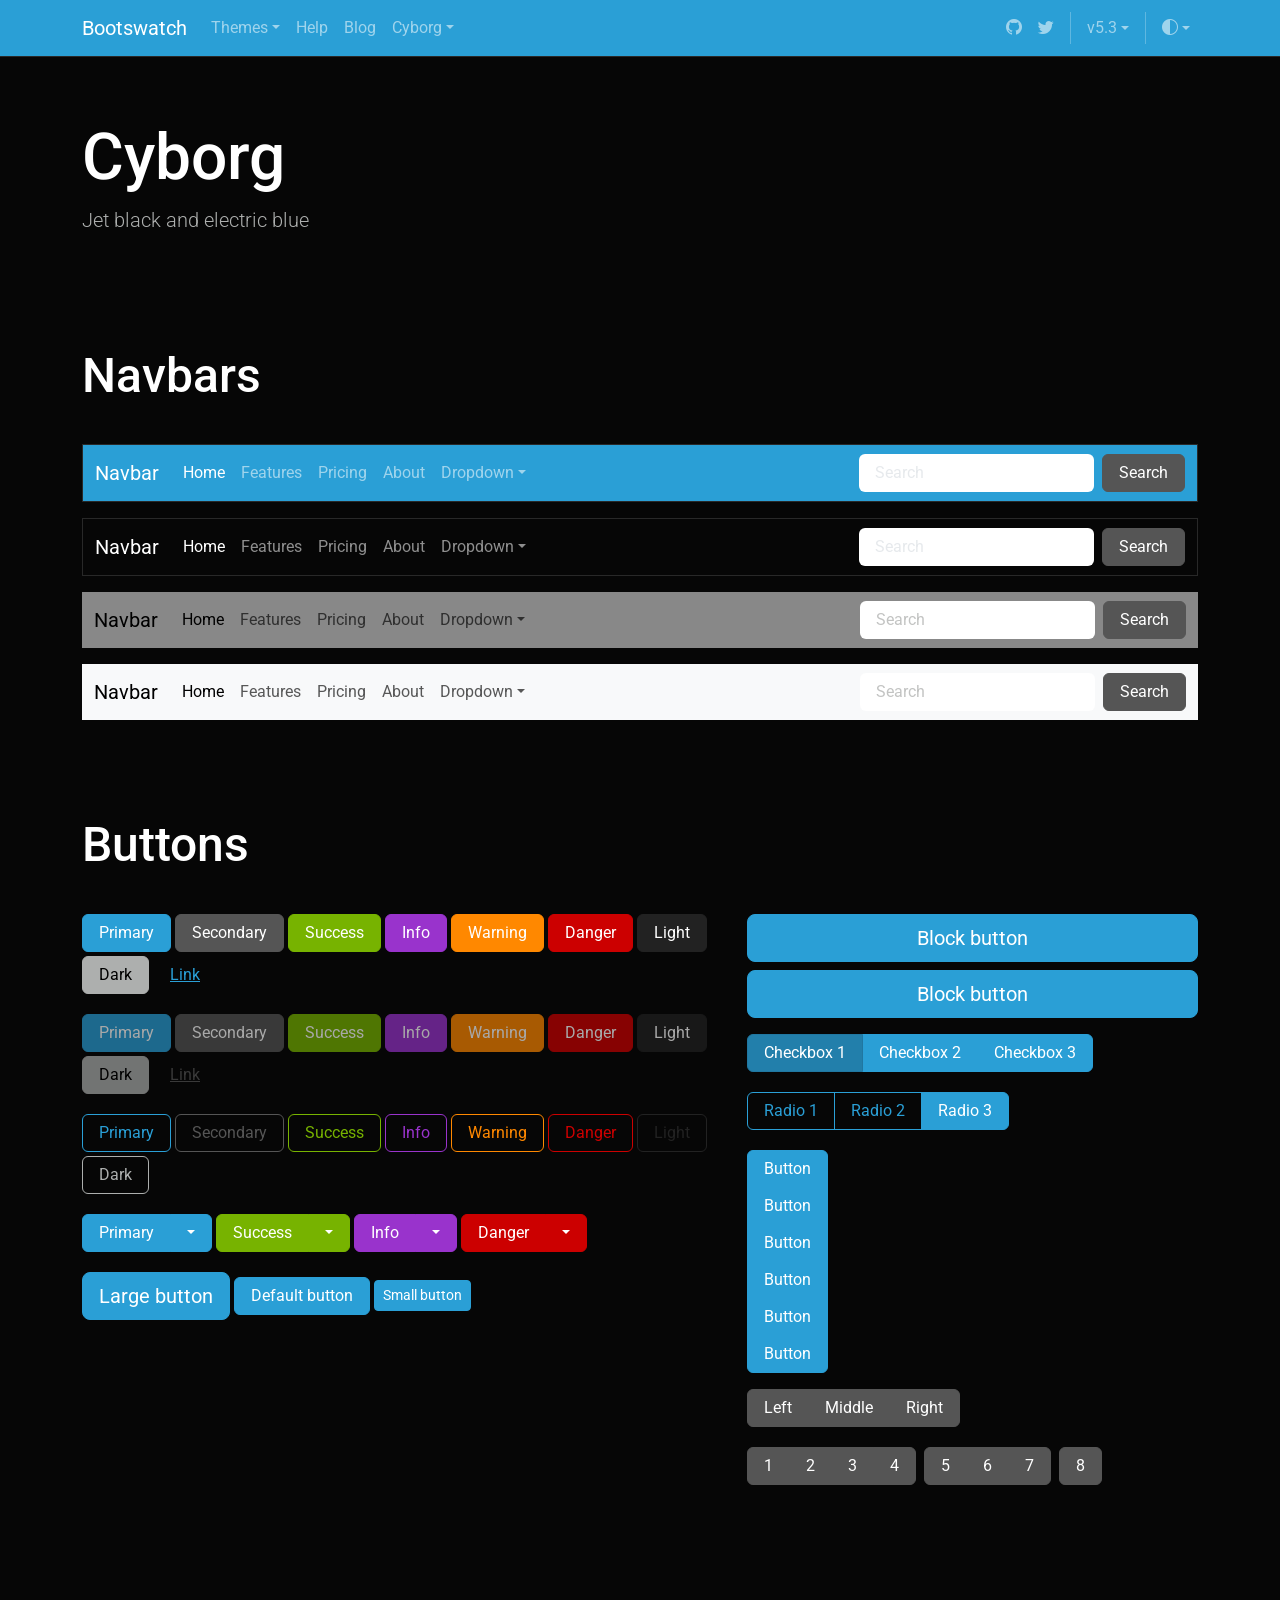
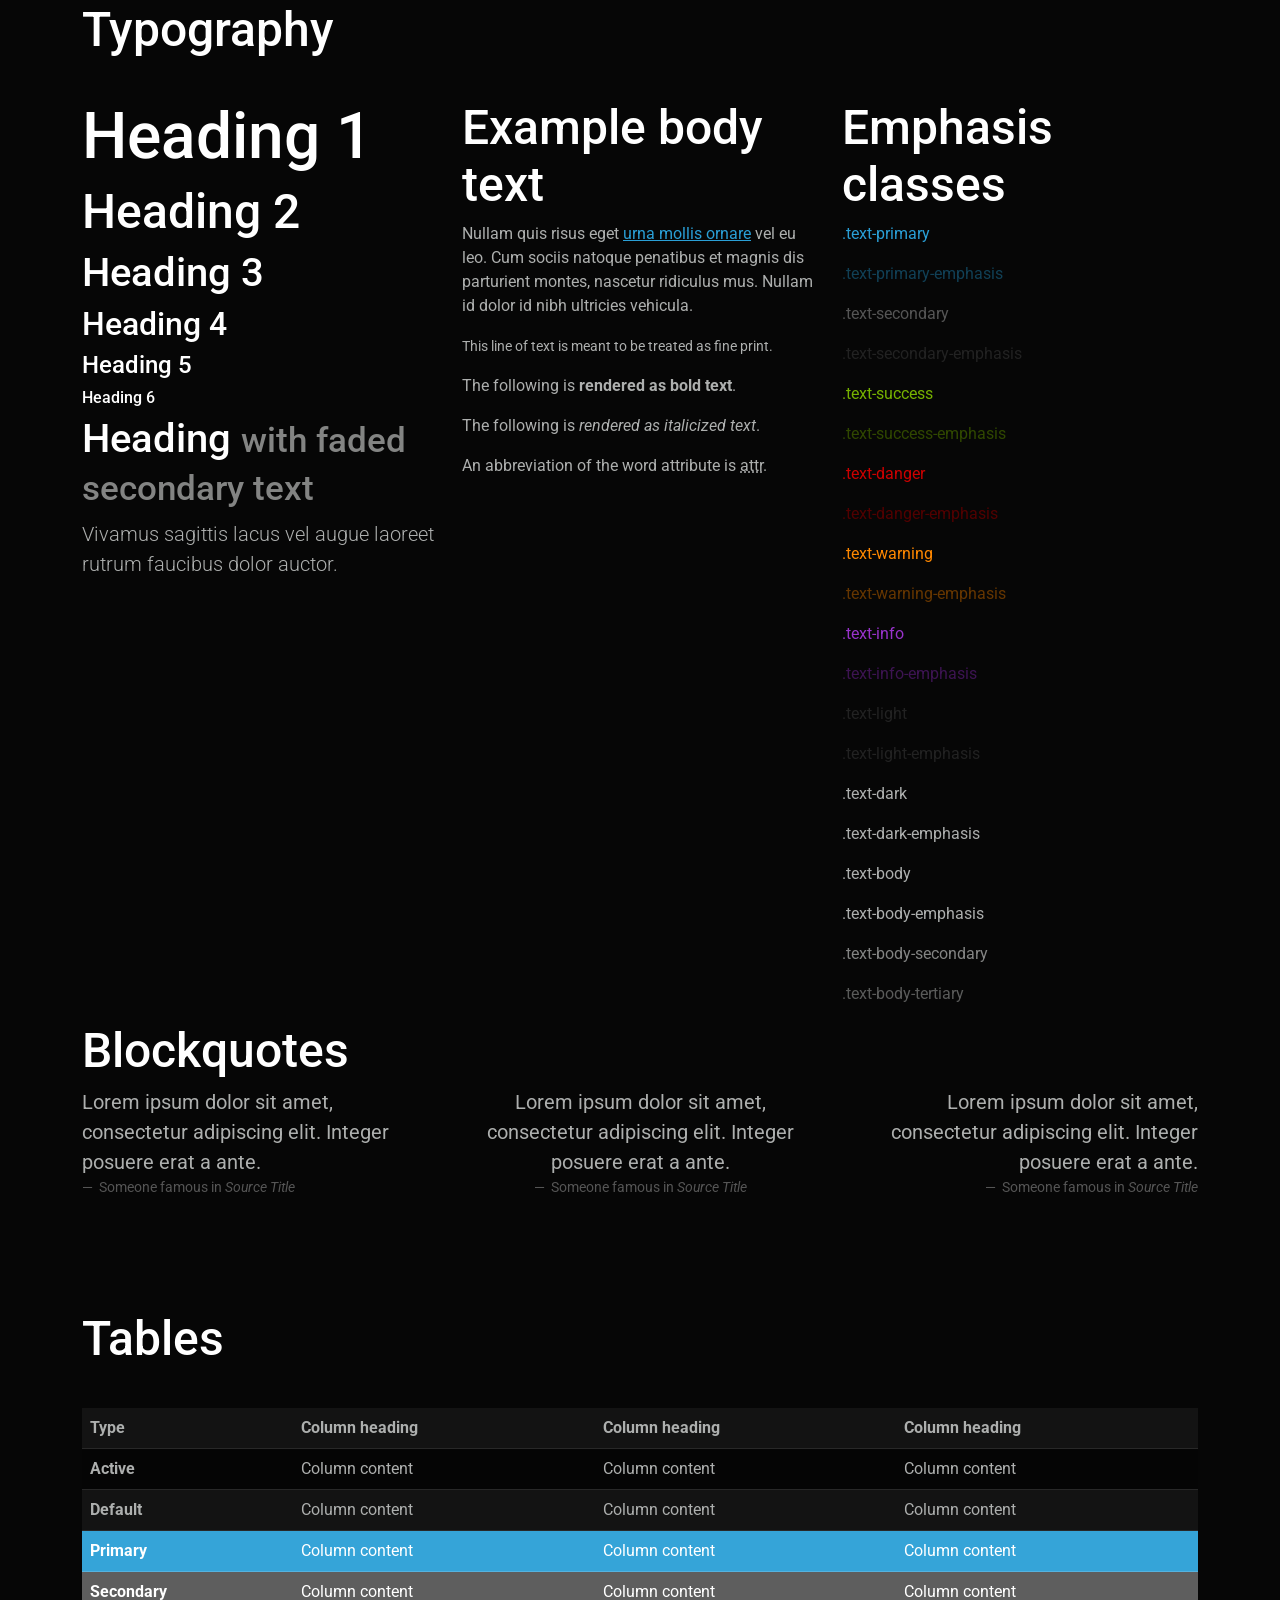
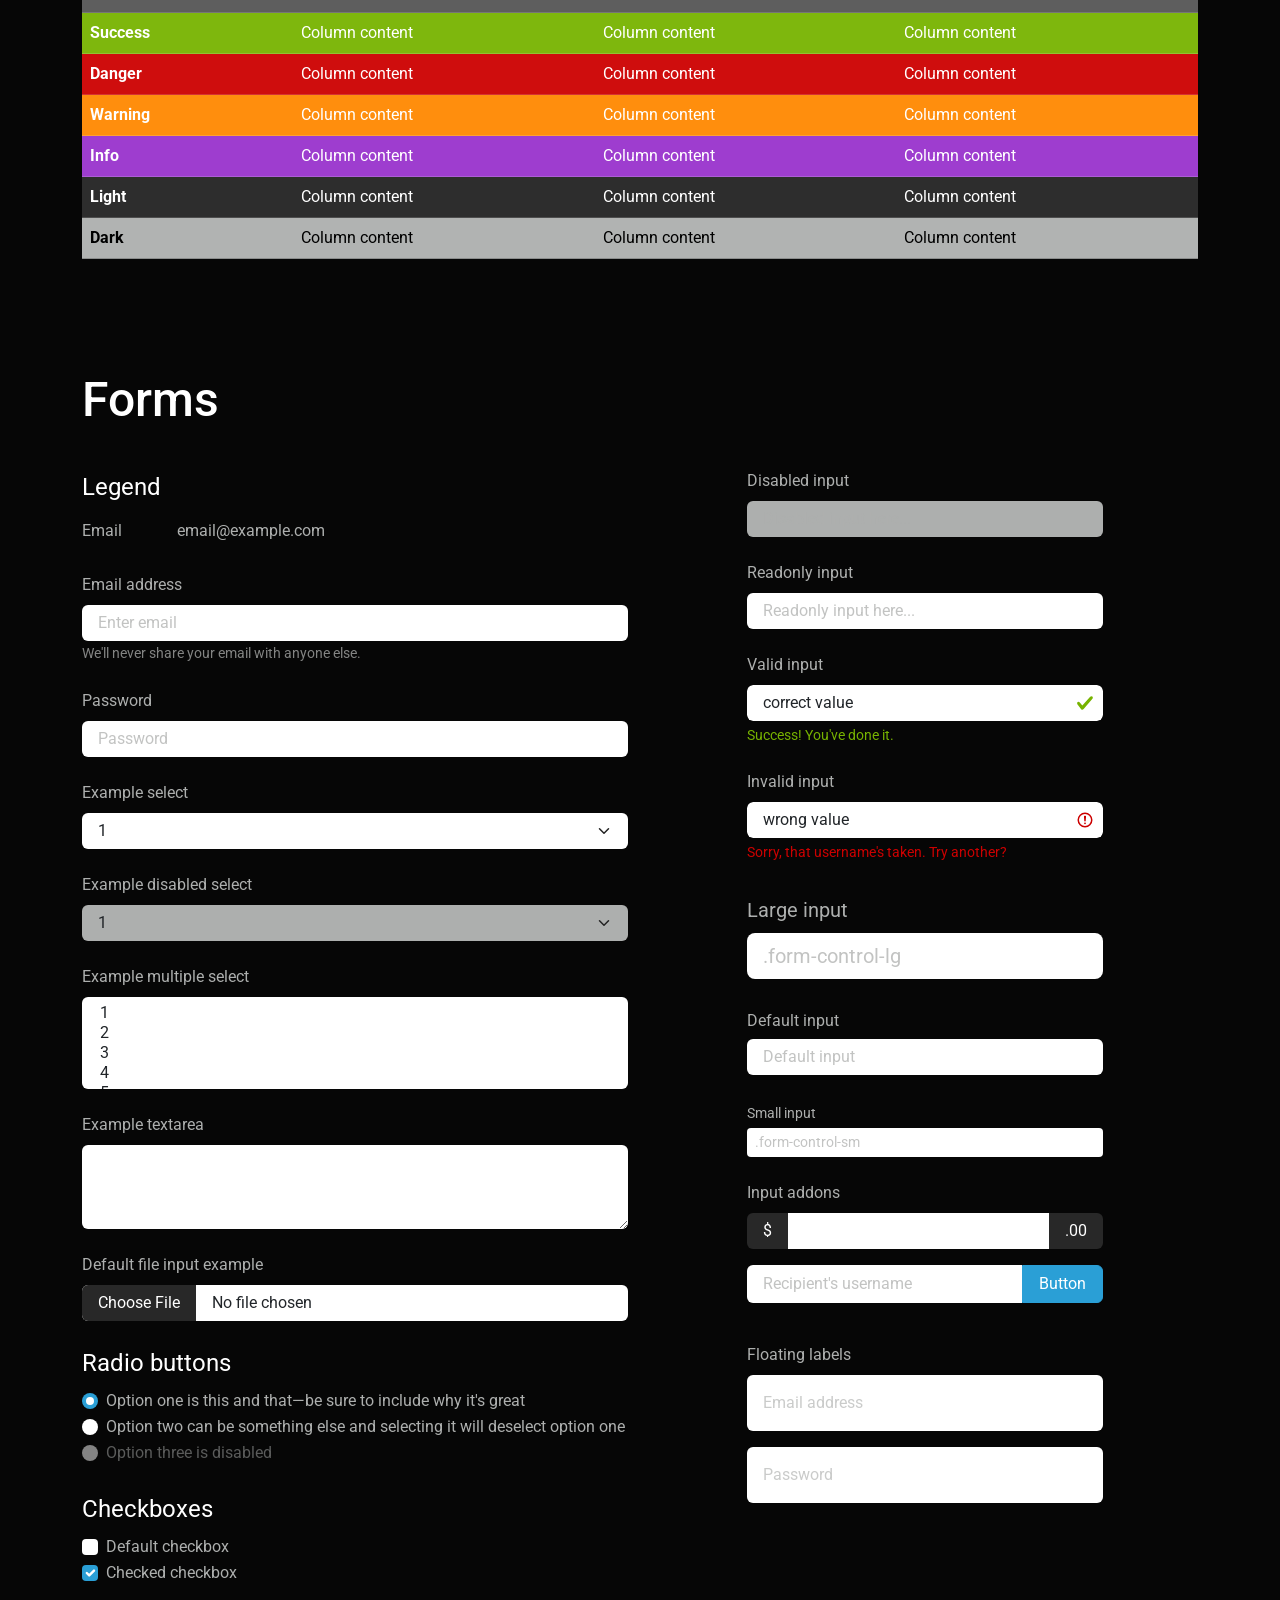
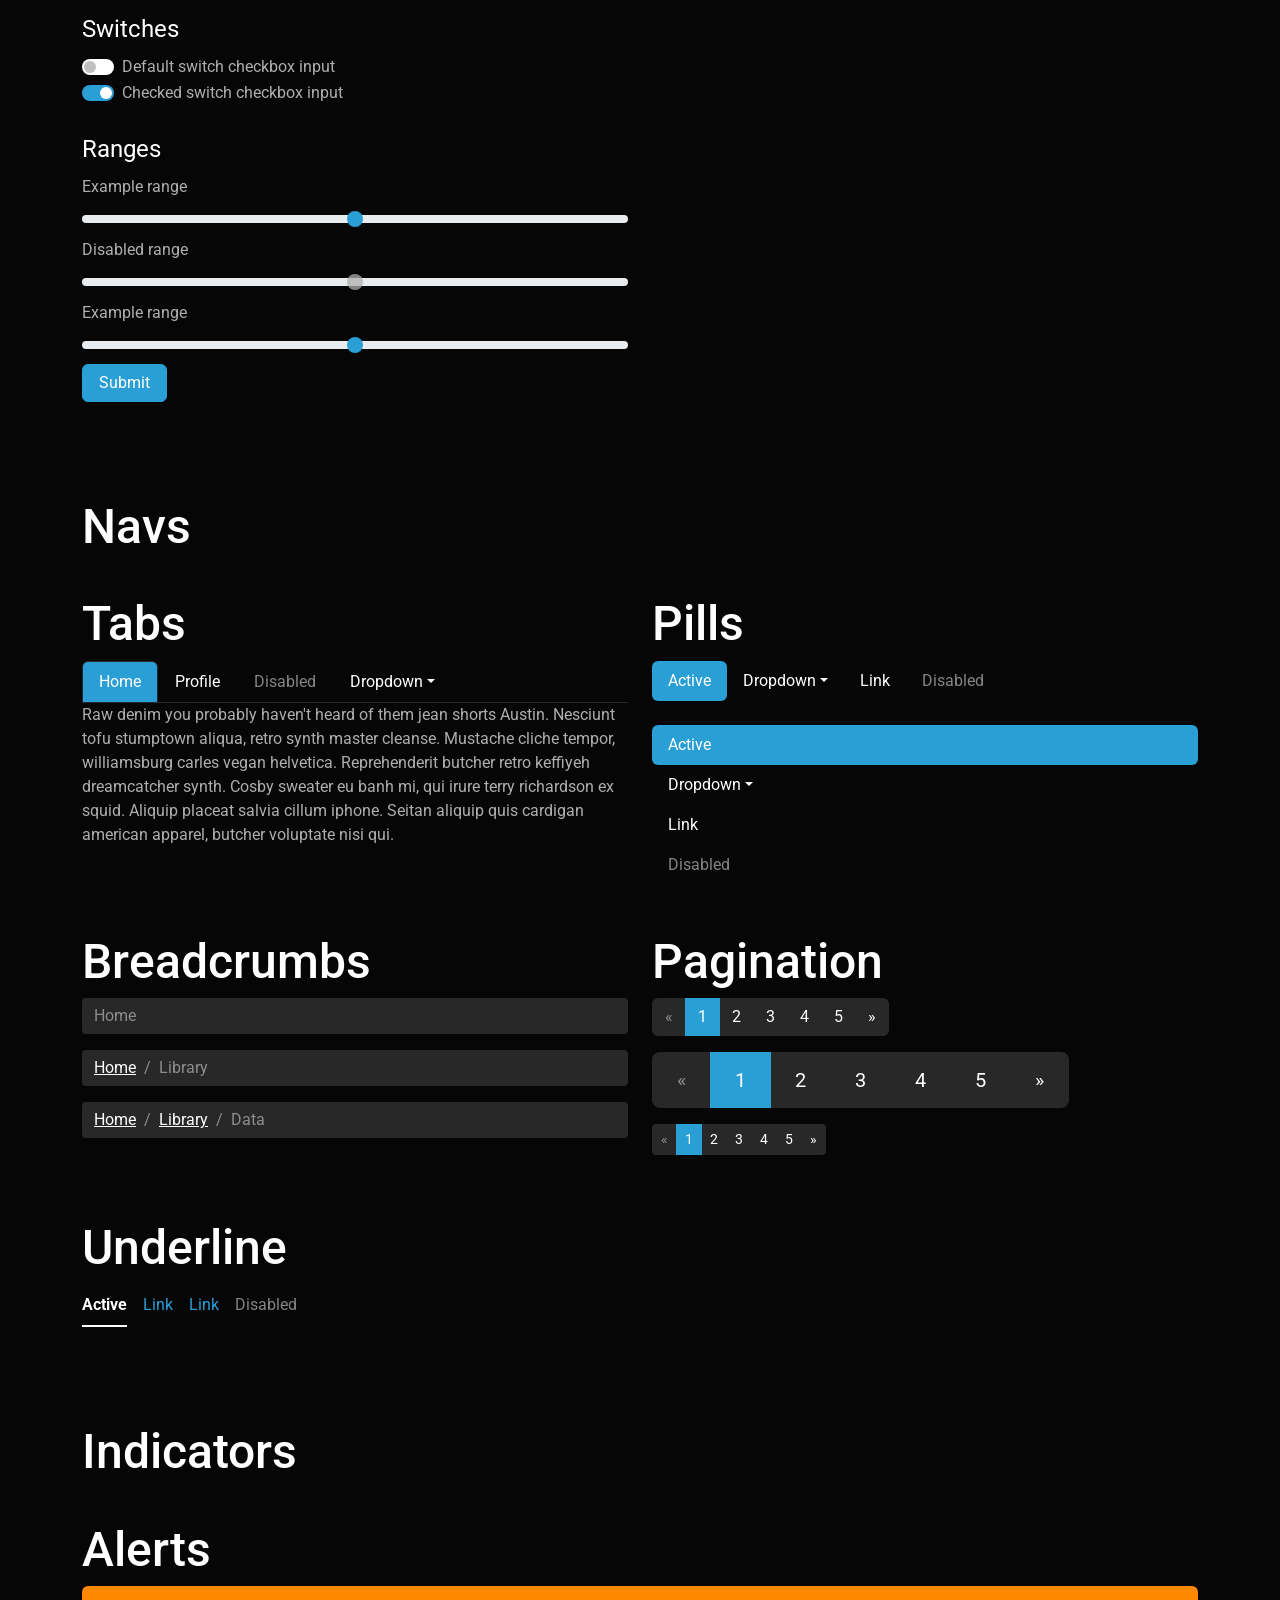
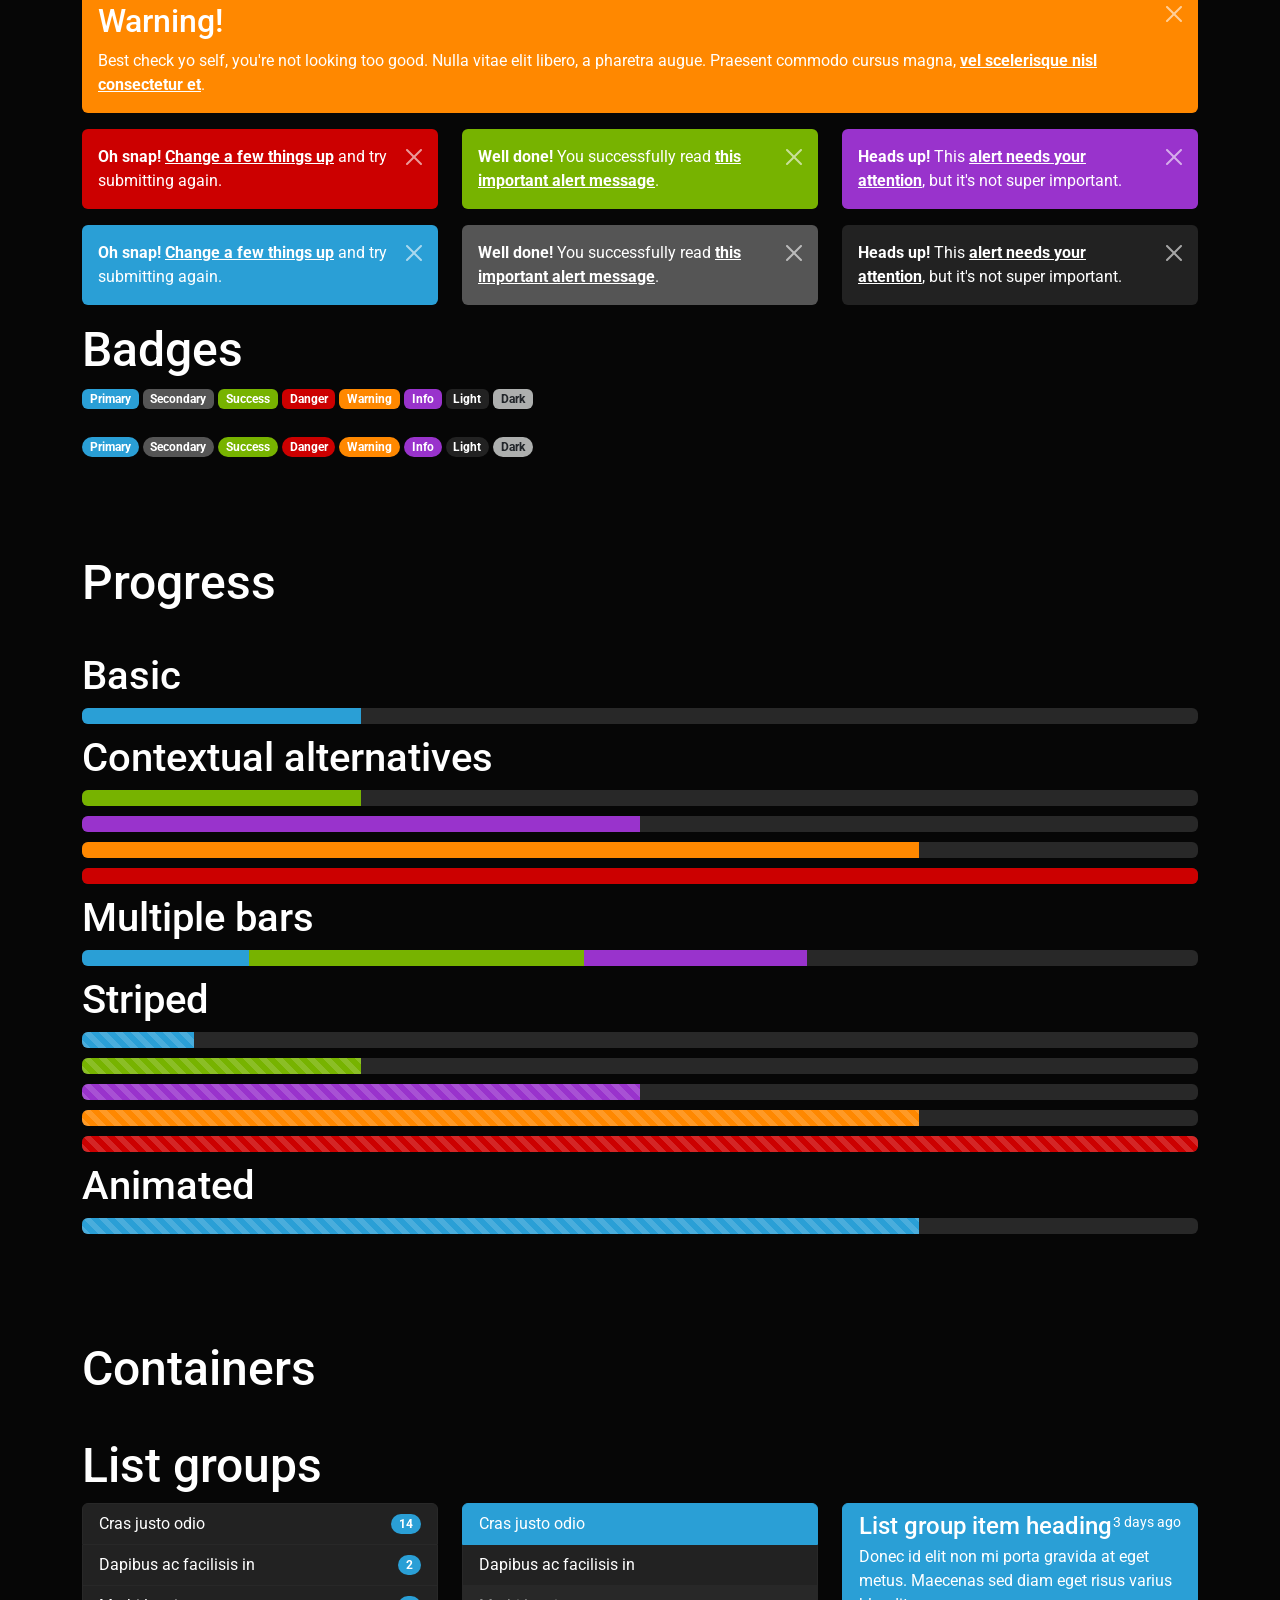
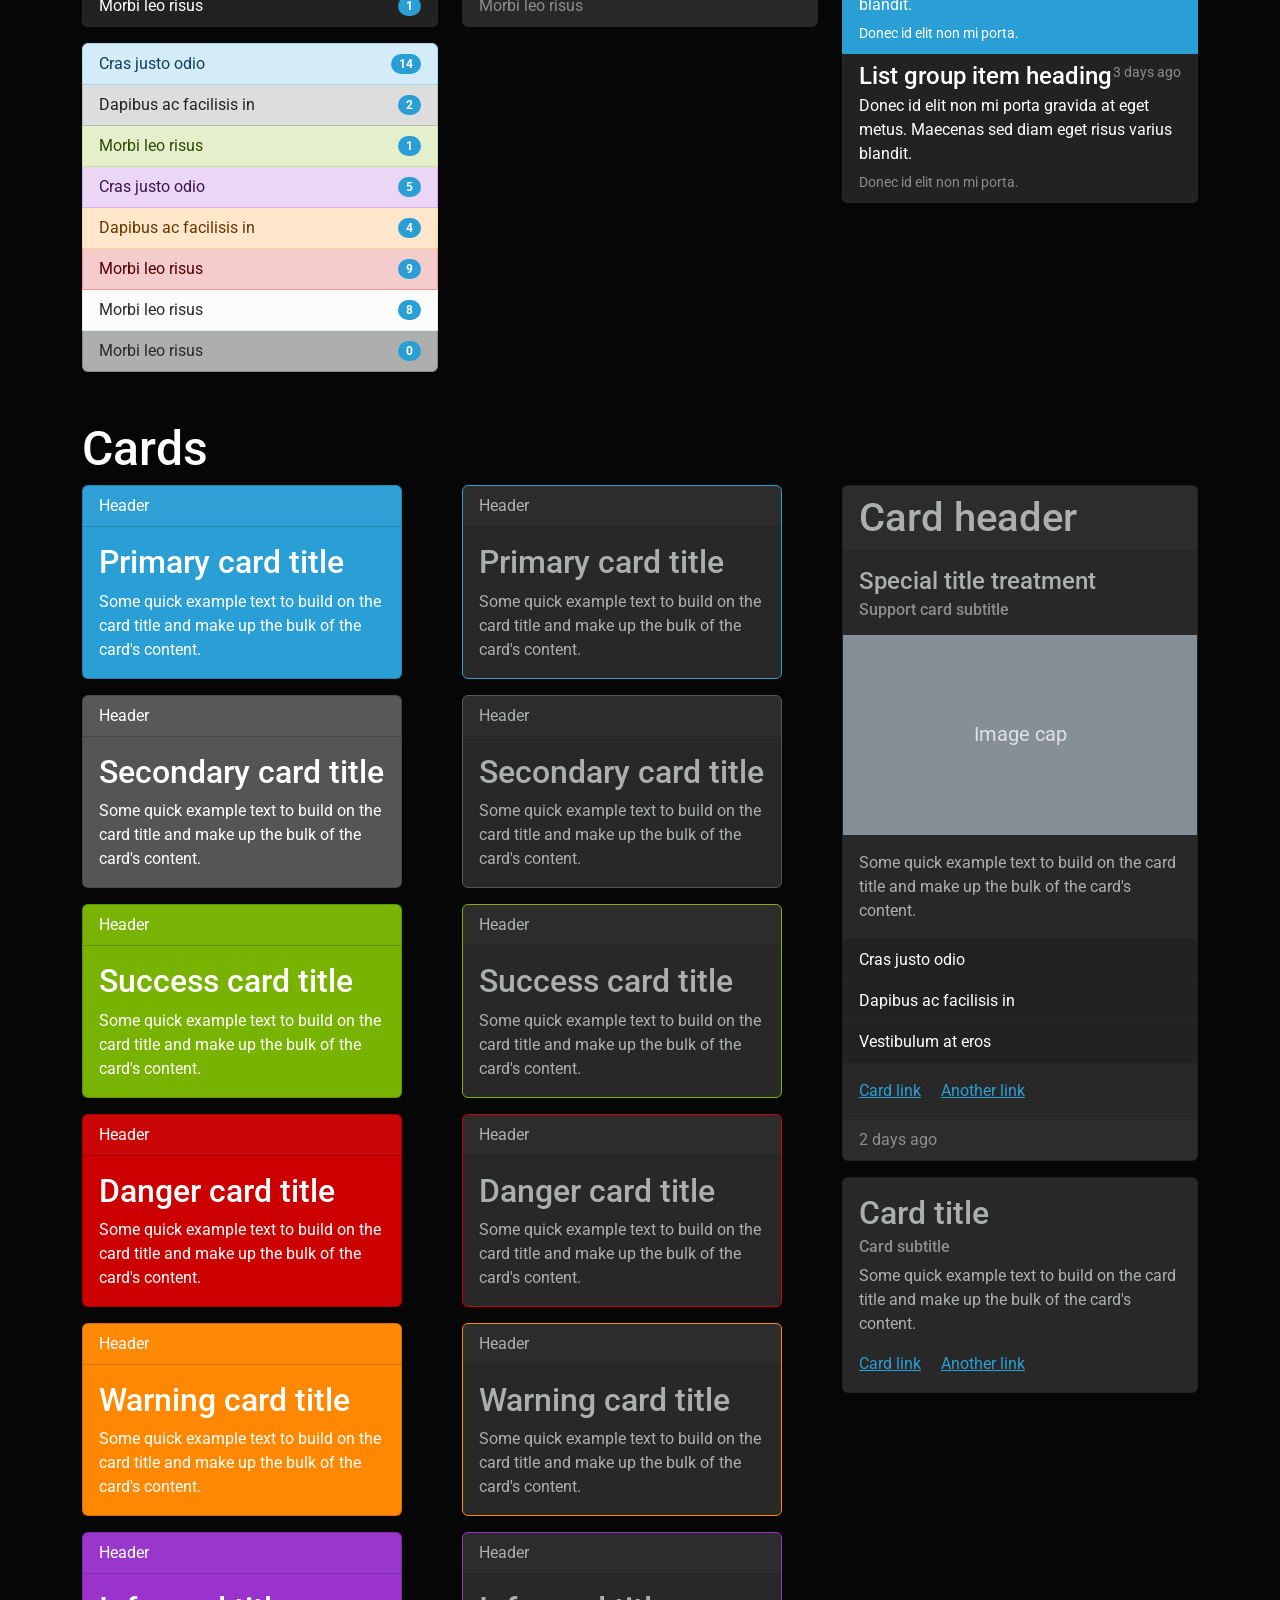
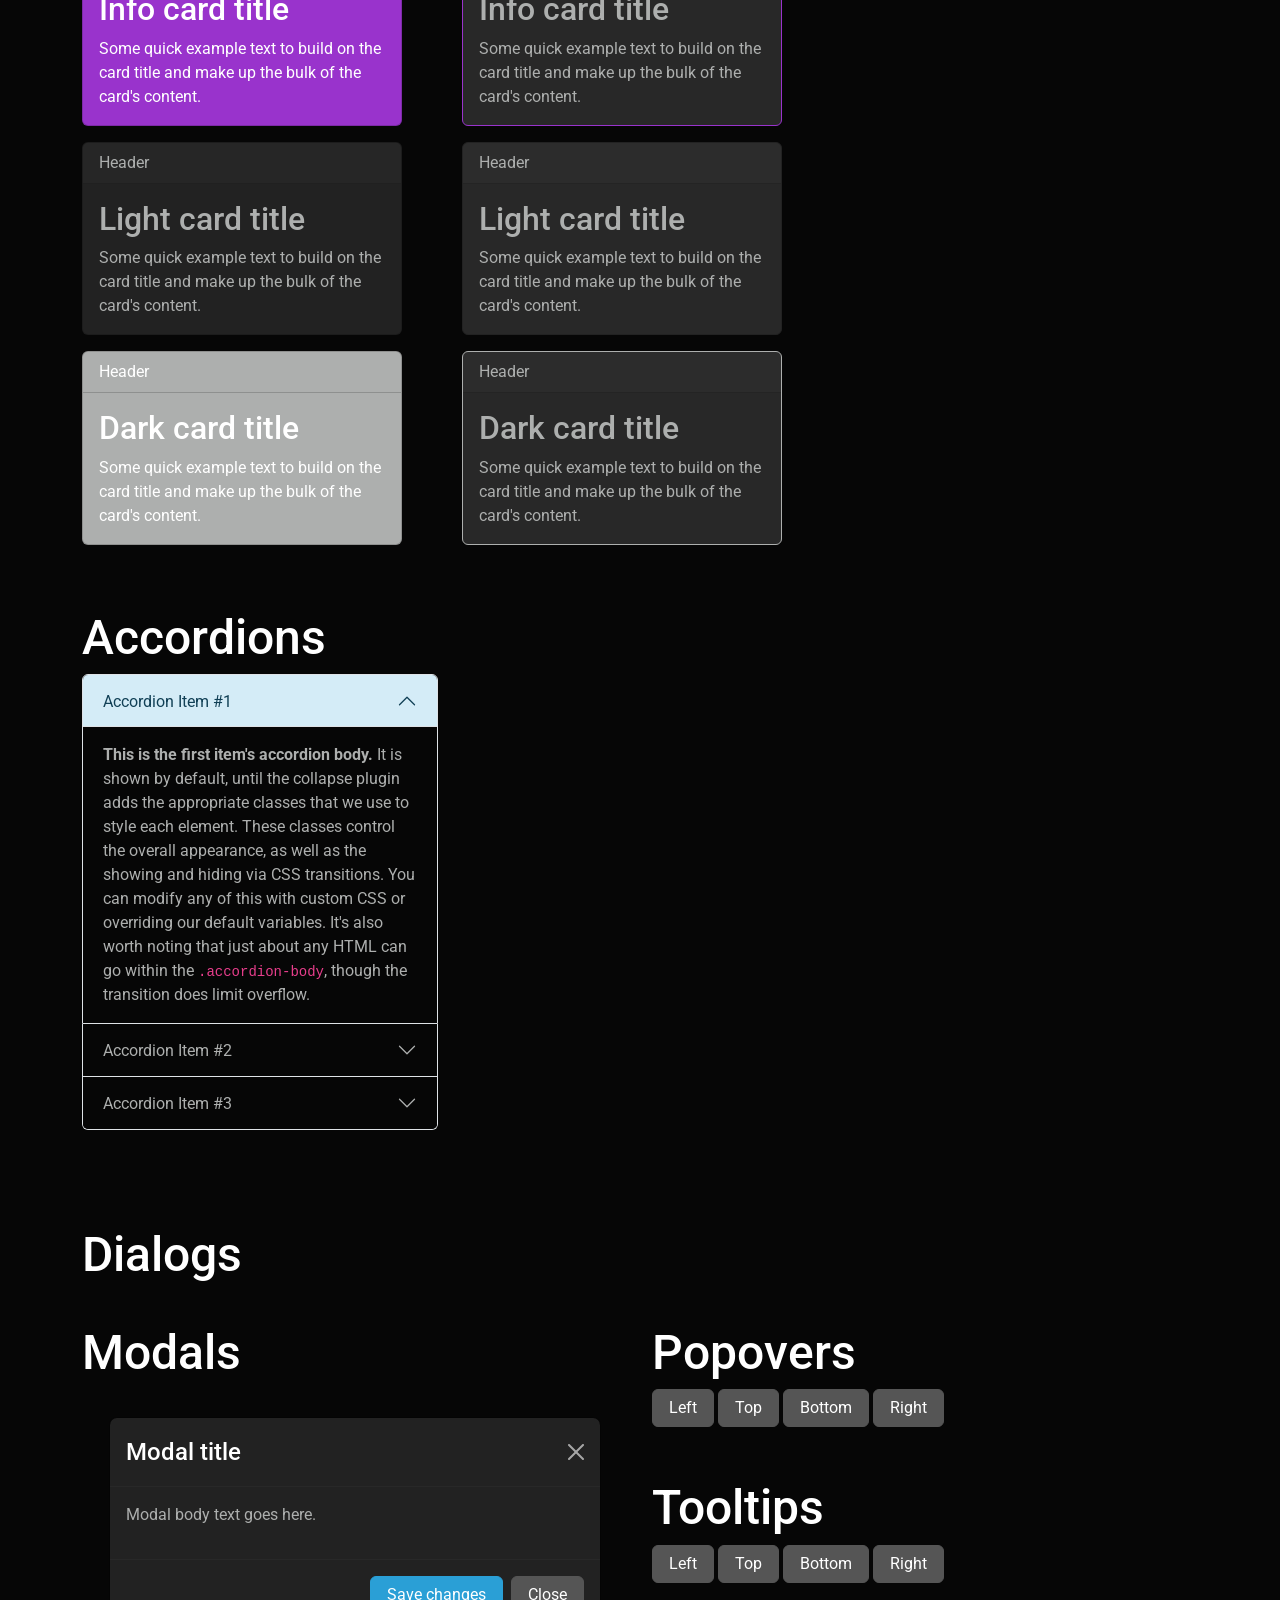
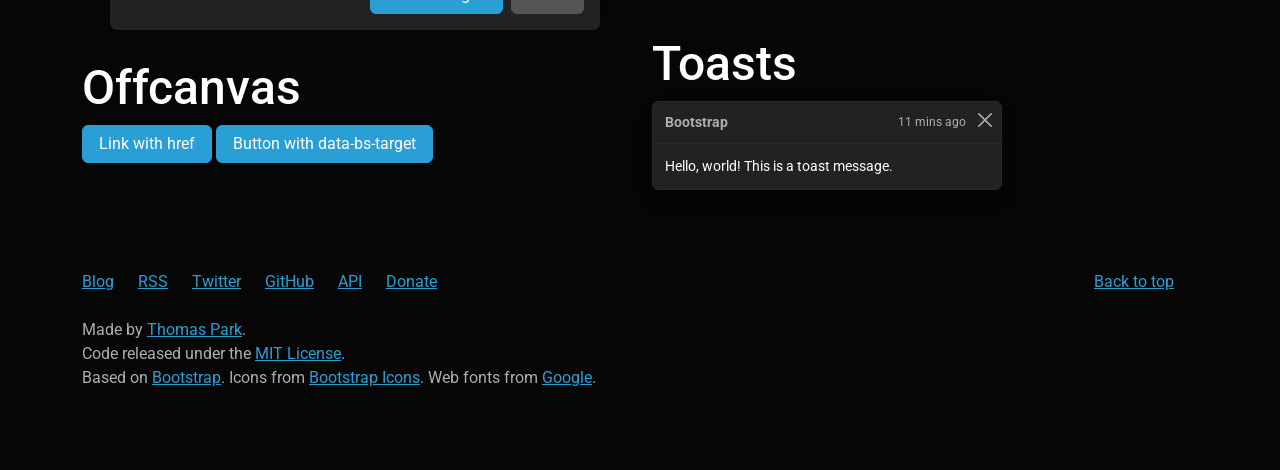
<file: bootswatch-5.3.8/docs/cyborg/index.html>
<!DOCTYPE html>
<html lang="en">
  <head>
    <meta charset="utf-8">
    <title>Bootswatch: Cyborg</title>
    <meta name="viewport" content="width=device-width, initial-scale=1">
    <link rel="stylesheet" href="../5/cyborg/bootstrap.css">
    <link rel="stylesheet" href="../_vendor/bootstrap-icons/font/bootstrap-icons.min.css">
    <link rel="stylesheet" href="../_vendor/prismjs/themes/prism-okaidia.css">
    <link rel="stylesheet" href="../_assets/css/custom.min.css">
    <!-- Global Site Tag (gtag.js) - Google Analytics -->
    <script async src="https://www.googletagmanager.com/gtag/js?id=G-KGDJBEFF3W"></script>
    <script>
      window.dataLayer = window.dataLayer || [];
      function gtag(){dataLayer.push(arguments);}
      gtag('js', new Date());

      gtag('config', 'G-KGDJBEFF3W');
    </script>
  </head>
  <body>
    <div class="navbar navbar-expand-lg fixed-top bg-primary" data-bs-theme="dark">
      <div class="container">
        <a href="../" class="navbar-brand">Bootswatch</a>
        <button class="navbar-toggler" type="button" data-bs-toggle="collapse" data-bs-target="#navbarResponsive" aria-controls="navbarResponsive" aria-expanded="false" aria-label="Toggle navigation">
          <span class="navbar-toggler-icon"></span>
        </button>
        <div class="collapse navbar-collapse" id="navbarResponsive">
          <ul class="navbar-nav">
            <li class="nav-item dropdown" data-bs-theme="light">
              <a class="nav-link dropdown-toggle" data-bs-toggle="dropdown" href="#" id="themes">Themes</a>
              <div class="dropdown-menu" aria-labelledby="themes">
                <a class="dropdown-item" href="../default/">Default</a>
                <div class="dropdown-divider"></div>
                <a class="dropdown-item" href="../brite/">Brite</a>
                <a class="dropdown-item" href="../cerulean/">Cerulean</a>
                <a class="dropdown-item" href="../cosmo/">Cosmo</a>
                <a class="dropdown-item" href="../cyborg/">Cyborg</a>
                <a class="dropdown-item" href="../darkly/">Darkly</a>
                <a class="dropdown-item" href="../flatly/">Flatly</a>
                <a class="dropdown-item" href="../journal/">Journal</a>
                <a class="dropdown-item" href="../litera/">Litera</a>
                <a class="dropdown-item" href="../lumen/">Lumen</a>
                <a class="dropdown-item" href="../lux/">Lux</a>
                <a class="dropdown-item" href="../materia/">Materia</a>
                <a class="dropdown-item" href="../minty/">Minty</a>
                <a class="dropdown-item" href="../morph/">Morph</a>
                <a class="dropdown-item" href="../pulse/">Pulse</a>
                <a class="dropdown-item" href="../quartz/">Quartz</a>
                <a class="dropdown-item" href="../sandstone/">Sandstone</a>
                <a class="dropdown-item" href="../simplex/">Simplex</a>
                <a class="dropdown-item" href="../sketchy/">Sketchy</a>
                <a class="dropdown-item" href="../slate/">Slate</a>
                <a class="dropdown-item" href="../solar/">Solar</a>
                <a class="dropdown-item" href="../spacelab/">Spacelab</a>
                <a class="dropdown-item" href="../superhero/">Superhero</a>
                <a class="dropdown-item" href="../united/">United</a>
                <a class="dropdown-item" href="../vapor/">Vapor</a>
                <a class="dropdown-item" href="../versa/">Versa</a>
                <a class="dropdown-item" href="../yeti/">Yeti</a>
                <a class="dropdown-item" href="../zephyr/">Zephyr</a>
              </div>
            </li>
            <li class="nav-item">
              <a class="nav-link" href="../help/">Help</a>
            </li>
            <li class="nav-item">
              <a class="nav-link" href="https://blog.bootswatch.com/">Blog</a>
            </li>
            <li class="nav-item dropdown" data-bs-theme="light">
              <a class="nav-link dropdown-toggle" data-bs-toggle="dropdown" href="#" id="download">Cyborg</a>
              <div class="dropdown-menu" aria-labelledby="download">
                <a class="dropdown-item" rel="noopener" target="_blank" href="https://jsfiddle.net/bootswatch/z46vkbL3/">Open in JSFiddle</a>
                <div class="dropdown-divider"></div>
                <a class="dropdown-item" href="../5/cyborg/bootstrap.css" download>bootstrap.css</a>
                <a class="dropdown-item" href="../5/cyborg/bootstrap.min.css" download>bootstrap.min.css</a>
                <div class="dropdown-divider"></div>
                <a class="dropdown-item" href="../5/cyborg/bootstrap.rtl.css" download>bootstrap.rtl.css</a>
                <a class="dropdown-item" href="../5/cyborg/bootstrap.rtl.min.css" download>bootstrap.rtl.min.css</a>
                <div class="dropdown-divider"></div>
                <a class="dropdown-item" href="../5/cyborg/_variables.scss" download>_variables.scss</a>
                <a class="dropdown-item" href="../5/cyborg/_bootswatch.scss" download>_bootswatch.scss</a>
              </div>
            </li>
          </ul>
          <ul class="navbar-nav ms-md-auto">
            <li class="nav-item">
              <a target="_blank" rel="noopener" class="nav-link" href="https://github.com/thomaspark/bootswatch/"><i class="bi bi-github"></i><span class="d-lg-none ms-2">GitHub</span></a>
            </li>
            <li class="nav-item">
              <a target="_blank" rel="noopener" class="nav-link" href="https://twitter.com/bootswatch"><i class="bi bi-twitter"></i><span class="d-lg-none ms-2">Twitter</span></a>
            </li>
            <li class="nav-item py-2 py-lg-1 col-12 col-lg-auto">
              <div class="vr d-none d-lg-flex h-100 mx-lg-2 text-white"></div>
              <hr class="d-lg-none my-2 text-white-50">
            </li>
            <li class="nav-item dropdown" data-bs-theme="light">
              <a class="nav-link dropdown-toggle d-flex align-items-center" href="#" id="version-menu" aria-expanded="false" data-bs-toggle="dropdown" data-bs-display="static" aria-label="Toggle theme">
                <span class="d-lg-none me-2">Bootstrap </span>
                <span>v5.3</span>
              </a>
              <ul class="dropdown-menu dropdown-menu-end">
                <li>
                  <a href="https://bootswatch.com/" class="dropdown-item d-flex align-items-center justify-content-between" aria-current="true">
                    <span class="ms-2">v5.3.x</span><i class="bi bi-check"></i>
                  </a>
                </li>
                <li>
                  <a href="https://bootswatch.com/4/" class="dropdown-item d-flex align-items-center justify-content-between">
                    <span class="ms-2">v4.6.2</span>
                  </a>
                </li>
                <li>
                  <a href="https://bootswatch.com/3/" class="dropdown-item d-flex align-items-center justify-content-between">
                    <span class="ms-2">v3.4.1</span>
                  </a>
                </li>
                <li>
                  <a href="https://bootswatch.com/2/" class="dropdown-item d-flex align-items-center justify-content-between">
                    <span class="ms-2">v2.3.2</span>
                  </a>
                </li>
                <li>
                  <hr class="dropdown-divider">
                </li>
                <li>
                  <a href="https://github.com/thomaspark/bootswatch/tags" class="dropdown-item d-flex align-items-center justify-content-between">
                    <span class="ms-2">All versions</span>
                  </a>
                </li>
              </ul>
            </li>
            <li class="nav-item py-2 py-lg-1 col-12 col-lg-auto">
              <div class="vr d-none d-lg-flex h-100 mx-lg-2 text-white"></div>
              <hr class="d-lg-none my-2 text-white-50">
            </li>
            <li class="nav-item dropdown" data-bs-theme="light">
              <a class="nav-link dropdown-toggle d-flex align-items-center" href="#" id="theme-menu" aria-expanded="false" data-bs-toggle="dropdown" data-bs-display="static" aria-label="Toggle theme">
                <i class="bi bi-circle-half"></i>
                <span class="d-lg-none ms-2">Toggle theme</span>
              </a>
              <ul class="dropdown-menu dropdown-menu-end">
                <li>
                  <button type="button" class="dropdown-item d-flex align-items-center" data-bs-theme-value="light" aria-pressed="false">
                    <i class="bi bi-sun-fill"></i><span class="ms-2">Light</span>
                  </button>
                </li>
                <li>
                  <button type="button" class="dropdown-item d-flex align-items-center" data-bs-theme-value="dark" aria-pressed="true">
                    <i class="bi bi-moon-stars-fill"></i><span class="ms-2">Dark</span>
                  </button>
                </li>
              </ul>
            </li>
          </ul>
        </div>
      </div>
    </div>

    <div class="container">
      <div class="page-header" id="banner">
        <div class="row">
          <div class="col-lg-8 col-md-7 col-sm-6">
            <h1>Cyborg</h1>
            <p class="lead">Jet black and electric blue</p>
          </div>
          <div class="col-lg-4 col-md-5 col-sm-6">
            <div class="sponsor">
              <script async src="https://cdn.carbonads.com/carbon.js?serve=CKYIE23N&placement=bootswatchcom" id="_carbonads_js"></script>
            </div>
          </div>
        </div>
      </div>

      <!-- Navbar
      ================================================== -->
      <div class="bs-docs-section clearfix">
        <div class="row">
          <div class="col-lg-12">
            <div class="page-header">
              <h1 id="navbars">Navbars</h1>
            </div>

            <div class="bs-component">
              <nav class="navbar navbar-expand-lg bg-primary" data-bs-theme="dark">
                <div class="container-fluid">
                  <a class="navbar-brand" href="#">Navbar</a>
                  <button class="navbar-toggler" type="button" data-bs-toggle="collapse" data-bs-target="#navbarColor01" aria-controls="navbarColor01" aria-expanded="false" aria-label="Toggle navigation">
                    <span class="navbar-toggler-icon"></span>
                  </button>

                  <div class="collapse navbar-collapse" id="navbarColor01">
                    <ul class="navbar-nav me-auto">
                      <li class="nav-item">
                        <a class="nav-link active" href="#">Home
                          <span class="visually-hidden">(current)</span>
                        </a>
                      </li>
                      <li class="nav-item">
                        <a class="nav-link" href="#">Features</a>
                      </li>
                      <li class="nav-item">
                        <a class="nav-link" href="#">Pricing</a>
                      </li>
                      <li class="nav-item">
                        <a class="nav-link" href="#">About</a>
                      </li>
                      <li class="nav-item dropdown">
                        <a class="nav-link dropdown-toggle" data-bs-toggle="dropdown" href="#" role="button" aria-haspopup="true" aria-expanded="false">Dropdown</a>
                        <div class="dropdown-menu">
                          <a class="dropdown-item" href="#">Action</a>
                          <a class="dropdown-item" href="#">Another action</a>
                          <a class="dropdown-item" href="#">Something else here</a>
                          <div class="dropdown-divider"></div>
                          <a class="dropdown-item" href="#">Separated link</a>
                        </div>
                      </li>
                    </ul>
                    <form class="d-flex">
                      <input class="form-control me-sm-2" type="search" placeholder="Search">
                      <button class="btn btn-secondary my-2 my-sm-0" type="submit">Search</button>
                    </form>
                  </div>
                </div>
              </nav>
            </div>

            <div class="bs-component">
              <nav class="navbar navbar-expand-lg bg-dark" data-bs-theme="dark">
                <div class="container-fluid">
                  <a class="navbar-brand" href="#">Navbar</a>
                  <button class="navbar-toggler" type="button" data-bs-toggle="collapse" data-bs-target="#navbarColor02" aria-controls="navbarColor02" aria-expanded="false" aria-label="Toggle navigation">
                    <span class="navbar-toggler-icon"></span>
                  </button>

                  <div class="collapse navbar-collapse" id="navbarColor02">
                    <ul class="navbar-nav me-auto">
                      <li class="nav-item">
                        <a class="nav-link active" href="#">Home
                          <span class="visually-hidden">(current)</span>
                        </a>
                      </li>
                      <li class="nav-item">
                        <a class="nav-link" href="#">Features</a>
                      </li>
                      <li class="nav-item">
                        <a class="nav-link" href="#">Pricing</a>
                      </li>
                      <li class="nav-item">
                        <a class="nav-link" href="#">About</a>
                      </li>
                      <li class="nav-item dropdown">
                        <a class="nav-link dropdown-toggle" data-bs-toggle="dropdown" href="#" role="button" aria-haspopup="true" aria-expanded="false">Dropdown</a>
                        <div class="dropdown-menu">
                          <a class="dropdown-item" href="#">Action</a>
                          <a class="dropdown-item" href="#">Another action</a>
                          <a class="dropdown-item" href="#">Something else here</a>
                          <div class="dropdown-divider"></div>
                          <a class="dropdown-item" href="#">Separated link</a>
                        </div>
                      </li>
                    </ul>
                    <form class="d-flex">
                      <input class="form-control me-sm-2" type="search" placeholder="Search">
                      <button class="btn btn-secondary my-2 my-sm-0" type="submit">Search</button>
                    </form>
                  </div>
                </div>
              </nav>
            </div>

            <div class="bs-component">
              <nav class="navbar navbar-expand-lg bg-light" data-bs-theme="light">
                <div class="container-fluid">
                  <a class="navbar-brand" href="#">Navbar</a>
                  <button class="navbar-toggler" type="button" data-bs-toggle="collapse" data-bs-target="#navbarColor03" aria-controls="navbarColor03" aria-expanded="false" aria-label="Toggle navigation">
                    <span class="navbar-toggler-icon"></span>
                  </button>

                  <div class="collapse navbar-collapse" id="navbarColor03">
                    <ul class="navbar-nav me-auto">
                      <li class="nav-item">
                        <a class="nav-link active" href="#">Home
                          <span class="visually-hidden">(current)</span>
                        </a>
                      </li>
                      <li class="nav-item">
                        <a class="nav-link" href="#">Features</a>
                      </li>
                      <li class="nav-item">
                        <a class="nav-link" href="#">Pricing</a>
                      </li>
                      <li class="nav-item">
                        <a class="nav-link" href="#">About</a>
                      </li>
                      <li class="nav-item dropdown">
                        <a class="nav-link dropdown-toggle" data-bs-toggle="dropdown" href="#" role="button" aria-haspopup="true" aria-expanded="false">Dropdown</a>
                        <div class="dropdown-menu">
                          <a class="dropdown-item" href="#">Action</a>
                          <a class="dropdown-item" href="#">Another action</a>
                          <a class="dropdown-item" href="#">Something else here</a>
                          <div class="dropdown-divider"></div>
                          <a class="dropdown-item" href="#">Separated link</a>
                        </div>
                      </li>
                    </ul>
                    <form class="d-flex">
                      <input class="form-control me-sm-2" type="search" placeholder="Search">
                      <button class="btn btn-secondary my-2 my-sm-0" type="submit">Search</button>
                    </form>
                  </div>
                </div>
              </nav>
            </div>

            <div class="bs-component">
              <nav class="navbar navbar-expand-lg bg-body-tertiary">
                <div class="container-fluid">
                  <a class="navbar-brand" href="#">Navbar</a>
                  <button class="navbar-toggler" type="button" data-bs-toggle="collapse" data-bs-target="#navbarColor04" aria-controls="navbarColor04" aria-expanded="false" aria-label="Toggle navigation">
                    <span class="navbar-toggler-icon"></span>
                  </button>

                  <div class="collapse navbar-collapse" id="navbarColor04">
                    <ul class="navbar-nav me-auto">
                      <li class="nav-item">
                        <a class="nav-link active" href="#">Home
                          <span class="visually-hidden">(current)</span>
                        </a>
                      </li>
                      <li class="nav-item">
                        <a class="nav-link" href="#">Features</a>
                      </li>
                      <li class="nav-item">
                        <a class="nav-link" href="#">Pricing</a>
                      </li>
                      <li class="nav-item">
                        <a class="nav-link" href="#">About</a>
                      </li>
                      <li class="nav-item dropdown">
                        <a class="nav-link dropdown-toggle" data-bs-toggle="dropdown" href="#" role="button" aria-haspopup="true" aria-expanded="false">Dropdown</a>
                        <div class="dropdown-menu">
                          <a class="dropdown-item" href="#">Action</a>
                          <a class="dropdown-item" href="#">Another action</a>
                          <a class="dropdown-item" href="#">Something else here</a>
                          <div class="dropdown-divider"></div>
                          <a class="dropdown-item" href="#">Separated link</a>
                        </div>
                      </li>
                    </ul>
                    <form class="d-flex">
                      <input class="form-control me-sm-2" type="search" placeholder="Search">
                      <button class="btn btn-secondary my-2 my-sm-0" type="submit">Search</button>
                    </form>
                  </div>
                </div>
              </nav>
            </div>

          </div>
        </div>
      </div>

      <!-- Buttons
      ================================================== -->
      <div class="bs-docs-section">
        <div class="page-header">
          <div class="row">
            <div class="col-lg-12">
              <h1 id="buttons">Buttons</h1>
            </div>
          </div>
        </div>

        <div class="row">
          <div class="col-lg-7">
            <p class="bs-component">
              <button type="button" class="btn btn-primary">Primary</button>
              <button type="button" class="btn btn-secondary">Secondary</button>
              <button type="button" class="btn btn-success">Success</button>
              <button type="button" class="btn btn-info">Info</button>
              <button type="button" class="btn btn-warning">Warning</button>
              <button type="button" class="btn btn-danger">Danger</button>
              <button type="button" class="btn btn-light">Light</button>
              <button type="button" class="btn btn-dark">Dark</button>
              <button type="button" class="btn btn-link">Link</button>
            </p>

            <p class="bs-component">
              <button type="button" class="btn btn-primary disabled">Primary</button>
              <button type="button" class="btn btn-secondary disabled">Secondary</button>
              <button type="button" class="btn btn-success disabled">Success</button>
              <button type="button" class="btn btn-info disabled">Info</button>
              <button type="button" class="btn btn-warning disabled">Warning</button>
              <button type="button" class="btn btn-danger disabled">Danger</button>
              <button type="button" class="btn btn-light disabled">Light</button>
              <button type="button" class="btn btn-dark disabled">Dark</button>
              <button type="button" class="btn btn-link disabled">Link</button>
            </p>

            <p class="bs-component">
              <button type="button" class="btn btn-outline-primary">Primary</button>
              <button type="button" class="btn btn-outline-secondary">Secondary</button>
              <button type="button" class="btn btn-outline-success">Success</button>
              <button type="button" class="btn btn-outline-info">Info</button>
              <button type="button" class="btn btn-outline-warning">Warning</button>
              <button type="button" class="btn btn-outline-danger">Danger</button>
              <button type="button" class="btn btn-outline-light">Light</button>
              <button type="button" class="btn btn-outline-dark">Dark</button>
            </p>

            <div class="bs-component">
              <div class="btn-group" role="group" aria-label="Button group with nested dropdown">
                <button type="button" class="btn btn-primary">Primary</button>
                <div class="btn-group" role="group">
                  <button id="btnGroupDrop1" type="button" class="btn btn-primary dropdown-toggle" data-bs-toggle="dropdown" aria-haspopup="true" aria-expanded="false"></button>
                  <div class="dropdown-menu" aria-labelledby="btnGroupDrop1">
                    <a class="dropdown-item" href="#">Dropdown link</a>
                    <a class="dropdown-item" href="#">Dropdown link</a>
                  </div>
                </div>
              </div>

              <div class="btn-group" role="group" aria-label="Button group with nested dropdown">
                <button type="button" class="btn btn-success">Success</button>
                <div class="btn-group" role="group">
                  <button id="btnGroupDrop2" type="button" class="btn btn-success dropdown-toggle" data-bs-toggle="dropdown" aria-haspopup="true" aria-expanded="false"></button>
                  <div class="dropdown-menu" aria-labelledby="btnGroupDrop2">
                    <a class="dropdown-item" href="#">Dropdown link</a>
                    <a class="dropdown-item" href="#">Dropdown link</a>
                  </div>
                </div>
              </div>

              <div class="btn-group" role="group" aria-label="Button group with nested dropdown">
                <button type="button" class="btn btn-info">Info</button>
                <div class="btn-group" role="group">
                  <button id="btnGroupDrop3" type="button" class="btn btn-info dropdown-toggle" data-bs-toggle="dropdown" aria-haspopup="true" aria-expanded="false"></button>
                  <div class="dropdown-menu" aria-labelledby="btnGroupDrop3">
                    <a class="dropdown-item" href="#">Dropdown link</a>
                    <a class="dropdown-item" href="#">Dropdown link</a>
                  </div>
                </div>
              </div>

              <div class="btn-group" role="group" aria-label="Button group with nested dropdown">
                <button type="button" class="btn btn-danger">Danger</button>
                <div class="btn-group" role="group">
                  <button id="btnGroupDrop4" type="button" class="btn btn-danger dropdown-toggle" data-bs-toggle="dropdown" aria-haspopup="true" aria-expanded="false"></button>
                  <div class="dropdown-menu" aria-labelledby="btnGroupDrop4">
                    <a class="dropdown-item" href="#">Dropdown link</a>
                    <a class="dropdown-item" href="#">Dropdown link</a>
                  </div>
                </div>
              </div>
            </div>

            <div class="bs-component">
              <button type="button" class="btn btn-primary btn-lg">Large button</button>
              <button type="button" class="btn btn-primary">Default button</button>
              <button type="button" class="btn btn-primary btn-sm">Small button</button>
            </div>
          </div>
          <div class="col-lg-5">
            <div class="bs-component">
              <div class="d-grid gap-2">
                <button class="btn btn-lg btn-primary" type="button">Block button</button>
                <button class="btn btn-lg btn-primary" type="button">Block button</button>
              </div>
            </div>

            <div class="bs-component mb-3">
              <div class="btn-group" role="group" aria-label="Basic checkbox toggle button group">
                <input type="checkbox" class="btn-check" id="btncheck1" checked autocomplete="off">
                <label class="btn btn-primary" for="btncheck1">Checkbox 1</label>
                <input type="checkbox" class="btn-check" id="btncheck2" autocomplete="off">
                <label class="btn btn-primary" for="btncheck2">Checkbox 2</label>
                <input type="checkbox" class="btn-check" id="btncheck3" autocomplete="off">
                <label class="btn btn-primary" for="btncheck3">Checkbox 3</label>
              </div>
            </div>

            <div class="bs-component mb-3">
              <div class="btn-group" role="group" aria-label="Basic radio toggle button group">
                <input type="radio" class="btn-check" name="btnradio" id="btnradio1" autocomplete="off" checked>
                <label class="btn btn-outline-primary" for="btnradio1">Radio 1</label>
                <input type="radio" class="btn-check" name="btnradio" id="btnradio2" autocomplete="off" checked>
                <label class="btn btn-outline-primary" for="btnradio2">Radio 2</label>
                <input type="radio" class="btn-check" name="btnradio" id="btnradio3" autocomplete="off" checked>
                <label class="btn btn-outline-primary" for="btnradio3">Radio 3</label>
              </div>
            </div>

            <div class="bs-component">
              <div class="btn-group-vertical">
                <button type="button" class="btn btn-primary">Button</button>
                <button type="button" class="btn btn-primary">Button</button>
                <button type="button" class="btn btn-primary">Button</button>
                <button type="button" class="btn btn-primary">Button</button>
                <button type="button" class="btn btn-primary">Button</button>
                <button type="button" class="btn btn-primary">Button</button>
              </div>
            </div>

            <div class="bs-component mb-3">
              <div class="btn-group" role="group" aria-label="Basic example">
                <button type="button" class="btn btn-secondary">Left</button>
                <button type="button" class="btn btn-secondary">Middle</button>
                <button type="button" class="btn btn-secondary">Right</button>
              </div>
            </div>

            <div class="bs-component mb-3">
              <div class="btn-toolbar" role="toolbar" aria-label="Toolbar with button groups">
                <div class="btn-group me-2" role="group" aria-label="First group">
                  <button type="button" class="btn btn-secondary">1</button>
                  <button type="button" class="btn btn-secondary">2</button>
                  <button type="button" class="btn btn-secondary">3</button>
                  <button type="button" class="btn btn-secondary">4</button>
                </div>
                <div class="btn-group me-2" role="group" aria-label="Second group">
                  <button type="button" class="btn btn-secondary">5</button>
                  <button type="button" class="btn btn-secondary">6</button>
                  <button type="button" class="btn btn-secondary">7</button>
                </div>
                <div class="btn-group" role="group" aria-label="Third group">
                  <button type="button" class="btn btn-secondary">8</button>
                </div>
              </div>
            </div>
          </div>
        </div>
      </div>

      <!-- Typography
      ================================================== -->
      <div class="bs-docs-section">
        <div class="row">
          <div class="col-lg-12">
            <div class="page-header">
              <h1 id="typography">Typography</h1>
            </div>
          </div>
        </div>

        <!-- Headings -->

        <div class="row">
          <div class="col-lg-4">
            <div class="bs-component">
              <h1>Heading 1</h1>
              <h2>Heading 2</h2>
              <h3>Heading 3</h3>
              <h4>Heading 4</h4>
              <h5>Heading 5</h5>
              <h6>Heading 6</h6>
              <h3>
                Heading
                <small class="text-body-secondary">with faded secondary text</small>
              </h3>
              <p class="lead">Vivamus sagittis lacus vel augue laoreet rutrum faucibus dolor auctor.</p>
            </div>
          </div>
          <div class="col-lg-4">
            <div class="bs-component">
              <h2>Example body text</h2>
              <p>Nullam quis risus eget <a href="#">urna mollis ornare</a> vel eu leo. Cum sociis natoque penatibus et magnis dis parturient montes, nascetur ridiculus mus. Nullam id dolor id nibh ultricies vehicula.</p>
              <p><small>This line of text is meant to be treated as fine print.</small></p>
              <p>The following is <strong>rendered as bold text</strong>.</p>
              <p>The following is <em>rendered as italicized text</em>.</p>
              <p>An abbreviation of the word attribute is <abbr title="attribute">attr</abbr>.</p>
            </div>
          </div>
          <div class="col-lg-4">
            <div class="bs-component">
              <h2>Emphasis classes</h2>
              <p class="text-primary">.text-primary</p>
              <p class="text-primary-emphasis">.text-primary-emphasis</p>
              <p class="text-secondary">.text-secondary</p>
              <p class="text-secondary-emphasis">.text-secondary-emphasis</p>
              <p class="text-success">.text-success</p>
              <p class="text-success-emphasis">.text-success-emphasis</p>
              <p class="text-danger">.text-danger</p>
              <p class="text-danger-emphasis">.text-danger-emphasis</p>
              <p class="text-warning">.text-warning</p>
              <p class="text-warning-emphasis">.text-warning-emphasis</p>
              <p class="text-info">.text-info</p>
              <p class="text-info-emphasis">.text-info-emphasis</p>
              <p class="text-light">.text-light</p>
              <p class="text-light">.text-light-emphasis</p>
              <p class="text-dark">.text-dark</p>
              <p class="text-dark">.text-dark-emphasis</p>
              <p class="text-body">.text-body</p>
              <p class="text-body">.text-body-emphasis</p>
              <p class="text-body-secondary">.text-body-secondary</p>
              <p class="text-body-tertiary">.text-body-tertiary</p>
            </div>
          </div>
        </div>

        <!-- Blockquotes -->

        <div class="row">
          <div class="col-lg-12">
            <h2 id="type-blockquotes">Blockquotes</h2>
          </div>
        </div>
        <div class="row">
          <div class="col-lg-4">
            <div class="bs-component">
              <figure>
                <blockquote class="blockquote">
                  <p class="mb-0">Lorem ipsum dolor sit amet, consectetur adipiscing elit. Integer posuere erat a ante.</p>
  
                </blockquote>
                <figcaption class="blockquote-footer">
                  Someone famous in <cite title="Source Title">Source Title</cite>
                </figcaption>
              </figure>
            </div>
          </div>
          <div class="col-lg-4">
            <div class="bs-component">
              <figure class="text-center">
                <blockquote class="blockquote">
                  <p class="mb-0">Lorem ipsum dolor sit amet, consectetur adipiscing elit. Integer posuere erat a ante.</p>
  
                </blockquote>
                <figcaption class="blockquote-footer">
                  Someone famous in <cite title="Source Title">Source Title</cite>
                </figcaption>
              </figure>
            </div>
          </div>
          <div class="col-lg-4">
            <div class="bs-component">
              <figure class="text-end">
                <blockquote class="blockquote">
                  <p class="mb-0">Lorem ipsum dolor sit amet, consectetur adipiscing elit. Integer posuere erat a ante.</p>
  
                </blockquote>
                <figcaption class="blockquote-footer">
                  Someone famous in <cite title="Source Title">Source Title</cite>
                </figcaption>
              </figure>
            </div>
          </div>
        </div>
      </div>

      <!-- Tables
      ================================================== -->
      <div class="bs-docs-section">
        <div class="row">
          <div class="col-lg-12">
            <div class="page-header">
              <h1 id="tables">Tables</h1>
            </div>

            <div class="bs-component">
              <table class="table table-hover">
                <thead>
                  <tr>
                    <th scope="col">Type</th>
                    <th scope="col">Column heading</th>
                    <th scope="col">Column heading</th>
                    <th scope="col">Column heading</th>
                  </tr>
                </thead>
                <tbody>
                  <tr class="table-active">
                    <th scope="row">Active</th>
                    <td>Column content</td>
                    <td>Column content</td>
                    <td>Column content</td>
                  </tr>
                  <tr>
                    <th scope="row">Default</th>
                    <td>Column content</td>
                    <td>Column content</td>
                    <td>Column content</td>
                  </tr>
                  <tr class="table-primary">
                    <th scope="row">Primary</th>
                    <td>Column content</td>
                    <td>Column content</td>
                    <td>Column content</td>
                  </tr>
                  <tr class="table-secondary">
                    <th scope="row">Secondary</th>
                    <td>Column content</td>
                    <td>Column content</td>
                    <td>Column content</td>
                  </tr>
                  <tr class="table-success">
                    <th scope="row">Success</th>
                    <td>Column content</td>
                    <td>Column content</td>
                    <td>Column content</td>
                  </tr>
                  <tr class="table-danger">
                    <th scope="row">Danger</th>
                    <td>Column content</td>
                    <td>Column content</td>
                    <td>Column content</td>
                  </tr>
                  <tr class="table-warning">
                    <th scope="row">Warning</th>
                    <td>Column content</td>
                    <td>Column content</td>
                    <td>Column content</td>
                  </tr>
                  <tr class="table-info">
                    <th scope="row">Info</th>
                    <td>Column content</td>
                    <td>Column content</td>
                    <td>Column content</td>
                  </tr>
                  <tr class="table-light">
                    <th scope="row">Light</th>
                    <td>Column content</td>
                    <td>Column content</td>
                    <td>Column content</td>
                  </tr>
                  <tr class="table-dark">
                    <th scope="row">Dark</th>
                    <td>Column content</td>
                    <td>Column content</td>
                    <td>Column content</td>
                  </tr>
                </tbody>
              </table>
            </div><!-- /example -->
          </div>
        </div>
      </div>

      <!-- Forms
      ================================================== -->
      <div class="bs-docs-section">
        <div class="row">
          <div class="col-lg-12">
            <div class="page-header">
              <h1 id="forms">Forms</h1>
            </div>
          </div>
        </div>

        <div class="row">
          <div class="col-lg-6">
            <div class="bs-component">
              <form>
                <fieldset>
                  <legend>Legend</legend>
                  <div class="row">
                    <label for="staticEmail" class="col-sm-2 col-form-label">Email</label>
                    <div class="col-sm-10">
                      <input type="text" readonly class="form-control-plaintext" id="staticEmail" value="email@example.com">
                    </div>
                  </div>
                  <div>
                    <label for="exampleInputEmail1" class="form-label mt-4">Email address</label>
                    <input type="email" class="form-control" id="exampleInputEmail1" aria-describedby="emailHelp" placeholder="Enter email">
                    <small id="emailHelp" class="form-text text-muted">We'll never share your email with anyone else.</small>
                  </div>
                  <div>
                    <label for="exampleInputPassword1" class="form-label mt-4">Password</label>
                    <input type="password" class="form-control" id="exampleInputPassword1" placeholder="Password" autocomplete="off">
                  </div>
                  <div>
                    <label for="exampleSelect1" class="form-label mt-4">Example select</label>
                    <select class="form-select" id="exampleSelect1">
                      <option>1</option>
                      <option>2</option>
                      <option>3</option>
                      <option>4</option>
                      <option>5</option>
                    </select>
                  </div>
                  <div>
                    <label for="exampleSelect1" class="form-label mt-4">Example disabled select</label>
                    <select class="form-select" id="exampleDisabledSelect1" disabled>
                      <option>1</option>
                      <option>2</option>
                      <option>3</option>
                      <option>4</option>
                      <option>5</option>
                    </select>
                  </div>
                  <div>
                    <label for="exampleSelect2" class="form-label mt-4">Example multiple select</label>
                    <select multiple class="form-select" id="exampleSelect2">
                      <option>1</option>
                      <option>2</option>
                      <option>3</option>
                      <option>4</option>
                      <option>5</option>
                    </select>
                  </div>
                  <div>
                    <label for="exampleTextarea" class="form-label mt-4">Example textarea</label>
                    <textarea class="form-control" id="exampleTextarea" rows="3"></textarea>
                  </div>
                  <div>
                    <label for="formFile" class="form-label mt-4">Default file input example</label>
                    <input class="form-control" type="file" id="formFile">
                  </div>
                  <fieldset>
                    <legend class="mt-4">Radio buttons</legend>
                    <div class="form-check">
                      <input class="form-check-input" type="radio" name="optionsRadios" id="optionsRadios1" value="option1" checked>
                      <label class="form-check-label" for="optionsRadios1">
                        Option one is this and that&mdash;be sure to include why it's great
                      </label>
                    </div>
                    <div class="form-check">
                      <input class="form-check-input" type="radio" name="optionsRadios" id="optionsRadios2" value="option2">
                      <label class="form-check-label" for="optionsRadios2">
                        Option two can be something else and selecting it will deselect option one
                      </label>
                    </div>
                    <div class="form-check disabled">
                      <input class="form-check-input" type="radio" name="optionsRadios" id="optionsRadios3" value="option3" disabled>
                      <label class="form-check-label" for="optionsRadios3">
                        Option three is disabled
                      </label>
                    </div>
                  </fieldset>
                  <fieldset>
                    <legend class="mt-4">Checkboxes</legend>
                    <div class="form-check">
                      <input class="form-check-input" type="checkbox" value="" id="flexCheckDefault">
                      <label class="form-check-label" for="flexCheckDefault">
                        Default checkbox
                      </label>
                    </div>
                    <div class="form-check">
                      <input class="form-check-input" type="checkbox" value="" id="flexCheckChecked" checked>
                      <label class="form-check-label" for="flexCheckChecked">
                        Checked checkbox
                      </label>
                    </div>
                  </fieldset>
                  <fieldset>
                    <legend class="mt-4">Switches</legend>
                    <div class="form-check form-switch">
                      <input class="form-check-input" type="checkbox" id="flexSwitchCheckDefault">
                      <label class="form-check-label" for="flexSwitchCheckDefault">Default switch checkbox input</label>
                    </div>
                    <div class="form-check form-switch">
                      <input class="form-check-input" type="checkbox" id="flexSwitchCheckChecked" checked>
                      <label class="form-check-label" for="flexSwitchCheckChecked">Checked switch checkbox input</label>
                    </div>
                  </fieldset>
                  <fieldset>
                    <legend class="mt-4">Ranges</legend>
                      <label for="customRange1" class="form-label">Example range</label>
                      <input type="range" class="form-range" id="customRange1">
                      <label for="disabledRange" class="form-label">Disabled range</label>
                      <input type="range" class="form-range" id="disabledRange" disabled>
                      <label for="customRange3" class="form-label">Example range</label>
                      <input type="range" class="form-range" min="0" max="5" step="0.5" id="customRange3">
                  </fieldset>
                  <button type="submit" class="btn btn-primary">Submit</button>
                </fieldset>
              </form>
            </div>
          </div>
          <div class="col-lg-4 offset-lg-1">
            <form class="bs-component">
              <div>
                <fieldset disabled>
                  <label class="form-label" for="disabledInput">Disabled input</label>
                  <input class="form-control" id="disabledInput" type="text" placeholder="Disabled input here..." disabled>
                </fieldset>
              </div>

              <div>
                <fieldset>
                  <label class="form-label mt-4" for="readOnlyInput">Readonly input</label>
                  <input class="form-control" id="readOnlyInput" type="text" placeholder="Readonly input here..." readonly>
                </fieldset>
              </div>

              <div class="has-success">
                <label class="form-label mt-4" for="inputValid">Valid input</label>
                <input type="text" value="correct value" class="form-control is-valid" id="inputValid">
                <div class="valid-feedback">Success! You've done it.</div>
              </div>

              <div class="has-danger">
                <label class="form-label mt-4" for="inputInvalid">Invalid input</label>
                <input type="text" value="wrong value" class="form-control is-invalid" id="inputInvalid">
                <div class="invalid-feedback">Sorry, that username's taken. Try another?</div>
              </div>

              <div>
                <label class="col-form-label col-form-label-lg mt-4" for="inputLarge">Large input</label>
                <input class="form-control form-control-lg" type="text" placeholder=".form-control-lg" id="inputLarge">
              </div>

              <div>
                <label class="col-form-label mt-4" for="inputDefault">Default input</label>
                <input type="text" class="form-control" placeholder="Default input" id="inputDefault">
              </div>

              <div>
                <label class="col-form-label col-form-label-sm mt-4" for="inputSmall">Small input</label>
                <input class="form-control form-control-sm" type="text" placeholder=".form-control-sm" id="inputSmall">
              </div>

              <div>
                <label class="form-label mt-4">Input addons</label>
                <div>
                  <div class="input-group mb-3">
                    <span class="input-group-text">$</span>
                    <input type="text" class="form-control" aria-label="Amount (to the nearest dollar)">
                    <span class="input-group-text">.00</span>
                  </div>
                  <div class="input-group mb-3">
                    <input type="text" class="form-control" placeholder="Recipient's username" aria-label="Recipient's username" aria-describedby="button-addon2">
                    <button class="btn btn-primary" type="button" id="button-addon2">Button</button>
                  </div>
                </div>
              </div>

              <div>
                <label class="form-label mt-4">Floating labels</label>
                <div class="form-floating mb-3">
                  <input type="email" class="form-control" id="floatingInput" placeholder="name@example.com">
                  <label for="floatingInput">Email address</label>
                </div>
                <div class="form-floating">
                  <input type="password" class="form-control" id="floatingPassword" placeholder="Password" autocomplete="off">
                  <label for="floatingPassword">Password</label>
                </div>
              </div>
            </form>

          </div>
        </div>
      </div>

      <!-- Navs
      ================================================== -->
      <div class="bs-docs-section">
        <div class="row">
          <div class="col-lg-12">
            <div class="page-header">
              <h1 id="navs">Navs</h1>
            </div>
          </div>
        </div>

        <div class="row mb-5">
          <div class="col-lg-6">
            <h2 id="nav-tabs">Tabs</h2>
            <div class="bs-component">
              <ul class="nav nav-tabs">
                <li class="nav-item">
                  <a class="nav-link active" data-bs-toggle="tab" href="#home">Home</a>
                </li>
                <li class="nav-item">
                  <a class="nav-link" data-bs-toggle="tab" href="#profile">Profile</a>
                </li>
                <li class="nav-item">
                  <a class="nav-link disabled" href="#">Disabled</a>
                </li>
                <li class="nav-item dropdown">
                  <a class="nav-link dropdown-toggle" data-bs-toggle="dropdown" href="#" role="button" aria-haspopup="true" aria-expanded="false">Dropdown</a>
                  <div class="dropdown-menu">
                    <h6 class="dropdown-header">Dropdown header</h6>
                    <a class="dropdown-item" href="#">Action</a>
                    <a class="dropdown-item" href="#">Another action</a>
                    <a class="dropdown-item" href="#">Something else here</a>
                    <div class="dropdown-divider"></div>
                    <a class="dropdown-item" href="#">Separated link</a>
                  </div>
                </li>
              </ul>
              <div id="myTabContent" class="tab-content">
                <div class="tab-pane fade show active" id="home">
                  <p>Raw denim you probably haven't heard of them jean shorts Austin. Nesciunt tofu stumptown aliqua, retro synth master cleanse. Mustache cliche tempor, williamsburg carles vegan helvetica. Reprehenderit butcher retro keffiyeh dreamcatcher synth. Cosby sweater eu banh mi, qui irure terry richardson ex squid. Aliquip placeat salvia cillum iphone. Seitan aliquip quis cardigan american apparel, butcher voluptate nisi qui.</p>
                </div>
                <div class="tab-pane fade" id="profile">
                  <p>Food truck fixie locavore, accusamus mcsweeney's marfa nulla single-origin coffee squid. Exercitation +1 labore velit, blog sartorial PBR leggings next level wes anderson artisan four loko farm-to-table craft beer twee. Qui photo booth letterpress, commodo enim craft beer mlkshk aliquip jean shorts ullamco ad vinyl cillum PBR. Homo nostrud organic, assumenda labore aesthetic magna delectus mollit.</p>
                </div>
                <div class="tab-pane fade" id="dropdown1">
                  <p>Etsy mixtape wayfarers, ethical wes anderson tofu before they sold out mcsweeney's organic lomo retro fanny pack lo-fi farm-to-table readymade. Messenger bag gentrify pitchfork tattooed craft beer, iphone skateboard locavore carles etsy salvia banksy hoodie helvetica. DIY synth PBR banksy irony. Leggings gentrify squid 8-bit cred pitchfork.</p>
                </div>
                <div class="tab-pane fade" id="dropdown2">
                  <p>Trust fund seitan letterpress, keytar raw denim keffiyeh etsy art party before they sold out master cleanse gluten-free squid scenester freegan cosby sweater. Fanny pack portland seitan DIY, art party locavore wolf cliche high life echo park Austin. Cred vinyl keffiyeh DIY salvia PBR, banh mi before they sold out farm-to-table VHS viral locavore cosby sweater.</p>
                </div>
              </div>
            </div>
          </div>

          <div class="col-lg-6">
            <h2 id="nav-pills">Pills</h2>
            <div class="bs-component">
              <ul class="nav nav-pills">
                <li class="nav-item">
                  <a class="nav-link active" href="#">Active</a>
                </li>
                <li class="nav-item dropdown">
                  <a class="nav-link dropdown-toggle" data-bs-toggle="dropdown" href="#" role="button" aria-haspopup="true" aria-expanded="false">Dropdown</a>
                  <div class="dropdown-menu">
                    <h6 class="dropdown-header">Dropdown header</h6>
                    <a class="dropdown-item" href="#">Action</a>
                    <a class="dropdown-item" href="#">Another action</a>
                    <a class="dropdown-item" href="#">Something else here</a>
                    <div class="dropdown-divider"></div>
                    <a class="dropdown-item" href="#">Separated link</a>
                  </div>
                </li>
                <li class="nav-item">
                  <a class="nav-link" href="#">Link</a>
                </li>
                <li class="nav-item">
                  <a class="nav-link disabled" href="#">Disabled</a>
                </li>
              </ul>
            </div>
            <br>
            <div class="bs-component">
              <ul class="nav nav-pills flex-column">
                <li class="nav-item">
                  <a class="nav-link active" href="#">Active</a>
                </li>
                <li class="nav-item dropdown">
                  <a class="nav-link dropdown-toggle" data-bs-toggle="dropdown" href="#" role="button" aria-haspopup="true" aria-expanded="false">Dropdown</a>
                  <div class="dropdown-menu">
                    <h6 class="dropdown-header">Dropdown header</h6>
                    <a class="dropdown-item" href="#">Action</a>
                    <a class="dropdown-item" href="#">Another action</a>
                    <a class="dropdown-item" href="#">Something else here</a>
                    <div class="dropdown-divider"></div>
                    <a class="dropdown-item" href="#">Separated link</a>
                  </div>
                </li>
                <li class="nav-item">
                  <a class="nav-link" href="#">Link</a>
                </li>
                <li class="nav-item">
                  <a class="nav-link disabled" href="#">Disabled</a>
                </li>
              </ul>
            </div>
          </div>
        </div>

        <div class="row mb-5">
          <div class="col-lg-6">
            <h2 id="nav-breadcrumbs">Breadcrumbs</h2>
            <div class="bs-component">
              <ol class="breadcrumb">
                <li class="breadcrumb-item active">Home</li>
              </ol>
              <ol class="breadcrumb">
                <li class="breadcrumb-item"><a href="#">Home</a></li>
                <li class="breadcrumb-item active">Library</li>
              </ol>
              <ol class="breadcrumb">
                <li class="breadcrumb-item"><a href="#">Home</a></li>
                <li class="breadcrumb-item"><a href="#">Library</a></li>
                <li class="breadcrumb-item active">Data</li>
              </ol>
            </div>
          </div>

          <div class="col-lg-6">
            <h2 id="pagination">Pagination</h2>
            <div class="bs-component">
              <div>
                <ul class="pagination">
                  <li class="page-item disabled">
                    <a class="page-link" href="#">&laquo;</a>
                  </li>
                  <li class="page-item active">
                    <a class="page-link" href="#">1</a>
                  </li>
                  <li class="page-item">
                    <a class="page-link" href="#">2</a>
                  </li>
                  <li class="page-item">
                    <a class="page-link" href="#">3</a>
                  </li>
                  <li class="page-item">
                    <a class="page-link" href="#">4</a>
                  </li>
                  <li class="page-item">
                    <a class="page-link" href="#">5</a>
                  </li>
                  <li class="page-item">
                    <a class="page-link" href="#">&raquo;</a>
                  </li>
                </ul>
              </div>

              <div>
                <ul class="pagination pagination-lg">
                  <li class="page-item disabled">
                    <a class="page-link" href="#">&laquo;</a>
                  </li>
                  <li class="page-item active">
                    <a class="page-link" href="#">1</a>
                  </li>
                  <li class="page-item">
                    <a class="page-link" href="#">2</a>
                  </li>
                  <li class="page-item">
                    <a class="page-link" href="#">3</a>
                  </li>
                  <li class="page-item">
                    <a class="page-link" href="#">4</a>
                  </li>
                  <li class="page-item">
                    <a class="page-link" href="#">5</a>
                  </li>
                  <li class="page-item">
                    <a class="page-link" href="#">&raquo;</a>
                  </li>
                </ul>
              </div>

              <div>
                <ul class="pagination pagination-sm">
                  <li class="page-item disabled">
                    <a class="page-link" href="#">&laquo;</a>
                  </li>
                  <li class="page-item active">
                    <a class="page-link" href="#">1</a>
                  </li>
                  <li class="page-item">
                    <a class="page-link" href="#">2</a>
                  </li>
                  <li class="page-item">
                    <a class="page-link" href="#">3</a>
                  </li>
                  <li class="page-item">
                    <a class="page-link" href="#">4</a>
                  </li>
                  <li class="page-item">
                    <a class="page-link" href="#">5</a>
                  </li>
                  <li class="page-item">
                    <a class="page-link" href="#">&raquo;</a>
                  </li>
                </ul>
              </div>
            </div>
          </div>
        </div>

        <div class="row">
          <div class="col-lg-6">
            <h2 id="nav-underline">Underline</h2>
            <div class="bs-component">
              <ul class="nav nav-underline">
                <li class="nav-item">
                  <a class="nav-link active" aria-current="page" href="#">Active</a>
                </li>
                <li class="nav-item">
                  <a class="nav-link" href="#">Link</a>
                </li>
                <li class="nav-item">
                  <a class="nav-link" href="#">Link</a>
                </li>
                <li class="nav-item">
                  <a class="nav-link disabled" aria-disabled="true">Disabled</a>
                </li>
              </ul>
            </div>
          </div>
        </div>

      </div>

      <!-- Indicators
      ================================================== -->
      <div class="bs-docs-section">
        <div class="row">
          <div class="col-lg-12">
            <div class="page-header">
              <h1 id="indicators">Indicators</h1>
            </div>
          </div>
        </div>

        <div class="row">
          <div class="col-lg-12">
            <h2>Alerts</h2>
            <div class="bs-component">
              <div class="alert alert-dismissible alert-warning">
                <button type="button" class="btn-close" data-bs-dismiss="alert"></button>
                <h4 class="alert-heading">Warning!</h4>
                <p class="mb-0">Best check yo self, you're not looking too good. Nulla vitae elit libero, a pharetra augue. Praesent commodo cursus magna, <a href="#" class="alert-link">vel scelerisque nisl consectetur et</a>.</p>
              </div>
            </div>
          </div>
        </div>
        <div class="row">
          <div class="col-lg-4">
            <div class="bs-component">
              <div class="alert alert-dismissible alert-danger">
                <button type="button" class="btn-close" data-bs-dismiss="alert"></button>
                <strong>Oh snap!</strong> <a href="#" class="alert-link">Change a few things up</a> and try submitting again.
              </div>
            </div>
          </div>
          <div class="col-lg-4">
            <div class="bs-component">
              <div class="alert alert-dismissible alert-success">
                <button type="button" class="btn-close" data-bs-dismiss="alert"></button>
                <strong>Well done!</strong> You successfully read <a href="#" class="alert-link">this important alert message</a>.
              </div>
            </div>
          </div>
          <div class="col-lg-4">
            <div class="bs-component">
              <div class="alert alert-dismissible alert-info">
                <button type="button" class="btn-close" data-bs-dismiss="alert"></button>
                <strong>Heads up!</strong> This <a href="#" class="alert-link">alert needs your attention</a>, but it's not super important.
              </div>
            </div>
          </div>
        </div>
        <div class="row">
          <div class="col-lg-4">
            <div class="bs-component">
              <div class="alert alert-dismissible alert-primary">
                <button type="button" class="btn-close" data-bs-dismiss="alert"></button>
                <strong>Oh snap!</strong> <a href="#" class="alert-link">Change a few things up</a> and try submitting again.
              </div>
            </div>
          </div>
          <div class="col-lg-4">
            <div class="bs-component">
              <div class="alert alert-dismissible alert-secondary">
                <button type="button" class="btn-close" data-bs-dismiss="alert"></button>
                <strong>Well done!</strong> You successfully read <a href="#" class="alert-link">this important alert message</a>.
              </div>
            </div>
          </div>
          <div class="col-lg-4">
            <div class="bs-component">
              <div class="alert alert-dismissible alert-light">
                <button type="button" class="btn-close" data-bs-dismiss="alert"></button>
                <strong>Heads up!</strong> This <a href="#" class="alert-link">alert needs your attention</a>, but it's not super important.
              </div>
            </div>
          </div>
        </div>
        <div>
          <h2>Badges</h2>
          <div class="bs-component mb-4">
            <span class="badge bg-primary">Primary</span>
            <span class="badge bg-secondary">Secondary</span>
            <span class="badge bg-success">Success</span>
            <span class="badge bg-danger">Danger</span>
            <span class="badge bg-warning">Warning</span>
            <span class="badge bg-info">Info</span>
            <span class="badge bg-light">Light</span>
            <span class="badge bg-dark">Dark</span>
          </div>
          <div class="bs-component">
            <span class="badge rounded-pill bg-primary">Primary</span>
            <span class="badge rounded-pill bg-secondary">Secondary</span>
            <span class="badge rounded-pill bg-success">Success</span>
            <span class="badge rounded-pill bg-danger">Danger</span>
            <span class="badge rounded-pill bg-warning">Warning</span>
            <span class="badge rounded-pill bg-info">Info</span>
            <span class="badge rounded-pill bg-light">Light</span>
            <span class="badge rounded-pill bg-dark">Dark</span>
          </div>
        </div>
      </div>

      <!-- Progress
      ================================================== -->
      <div class="bs-docs-section">
        <div class="row">
          <div class="col-lg-12">
            <div class="page-header">
              <h1 id="progress">Progress</h1>
            </div>

            <h3 id="progress-basic">Basic</h3>
            <div class="bs-component">
              <div class="progress">
                <div class="progress-bar" role="progressbar" style="width: 25%;" aria-valuenow="25" aria-valuemin="0" aria-valuemax="100"></div>
              </div>
            </div>

            <h3 id="progress-alternatives">Contextual alternatives</h3>
            <div class="bs-component">
              <div class="progress">
                <div class="progress-bar bg-success" role="progressbar" style="width: 25%;" aria-valuenow="25" aria-valuemin="0" aria-valuemax="100"></div>
              </div>
              <div class="progress">
                <div class="progress-bar bg-info" role="progressbar" style="width: 50%;" aria-valuenow="50" aria-valuemin="0" aria-valuemax="100"></div>
              </div>
              <div class="progress">
                <div class="progress-bar bg-warning" role="progressbar" style="width: 75%;" aria-valuenow="75" aria-valuemin="0" aria-valuemax="100"></div>
              </div>
              <div class="progress">
                <div class="progress-bar bg-danger" role="progressbar" style="width: 100%;" aria-valuenow="100" aria-valuemin="0" aria-valuemax="100"></div>
              </div>
            </div>

            <h3 id="progress-multiple">Multiple bars</h3>
            <div class="bs-component">
              <div class="progress">
                <div class="progress-bar" role="progressbar" style="width: 15%;" aria-valuenow="15" aria-valuemin="0" aria-valuemax="100"></div>
                <div class="progress-bar bg-success" role="progressbar" style="width: 30%;" aria-valuenow="30" aria-valuemin="0" aria-valuemax="100"></div>
                <div class="progress-bar bg-info" role="progressbar" style="width: 20%;" aria-valuenow="20" aria-valuemin="0" aria-valuemax="100"></div>
              </div>
            </div>

            <h3 id="progress-striped">Striped</h3>
            <div class="bs-component">
              <div class="progress">
                <div class="progress-bar progress-bar-striped" role="progressbar" style="width: 10%;" aria-valuenow="10" aria-valuemin="0" aria-valuemax="100"></div>
              </div>
              <div class="progress">
                <div class="progress-bar progress-bar-striped bg-success" role="progressbar" style="width: 25%;" aria-valuenow="25" aria-valuemin="0" aria-valuemax="100"></div>
              </div>
              <div class="progress">
                <div class="progress-bar progress-bar-striped bg-info" role="progressbar" style="width: 50%;" aria-valuenow="50" aria-valuemin="0" aria-valuemax="100"></div>
              </div>
              <div class="progress">
                <div class="progress-bar progress-bar-striped bg-warning" role="progressbar" style="width: 75%;" aria-valuenow="75" aria-valuemin="0" aria-valuemax="100"></div>
              </div>
              <div class="progress">
                <div class="progress-bar progress-bar-striped bg-danger" role="progressbar" style="width: 100%;" aria-valuenow="100" aria-valuemin="0" aria-valuemax="100"></div>
              </div>
            </div>

            <h3 id="progress-animated">Animated</h3>
            <div class="bs-component">
              <div class="progress">
                <div class="progress-bar progress-bar-striped progress-bar-animated" role="progressbar" aria-valuenow="75" aria-valuemin="0" aria-valuemax="100" style="width: 75%;"></div>
              </div>
            </div>
          </div>
        </div>
      </div>

      <!-- Containers
      ================================================== -->
      <div class="bs-docs-section">
        <div class="row">
          <div class="col-lg-12">
            <div class="page-header">
              <h1 id="containers">Containers</h1>
            </div>
          </div>
        </div>

        <div class="row">
          <div class="col-lg-12">
            <h2>List groups</h2>
          </div>
        </div>

        <div class="row">
          <div class="col-lg-4">
            <div class="bs-component">
              <ul class="list-group">
                <li class="list-group-item d-flex justify-content-between align-items-center">
                  Cras justo odio
                  <span class="badge bg-primary rounded-pill">14</span>
                </li>
                <li class="list-group-item d-flex justify-content-between align-items-center">
                  Dapibus ac facilisis in
                  <span class="badge bg-primary rounded-pill">2</span>
                </li>
                <li class="list-group-item d-flex justify-content-between align-items-center">
                  Morbi leo risus
                  <span class="badge bg-primary rounded-pill">1</span>
                </li>
              </ul>
            </div>
            <div class="bs-component">
              <ul class="list-group">
                <li class="list-group-item list-group-item-primary d-flex justify-content-between align-items-center">
                  Cras justo odio
                  <span class="badge bg-primary rounded-pill">14</span>
                </li>
                <li class="list-group-item list-group-item-secondary d-flex justify-content-between align-items-center">
                  Dapibus ac facilisis in
                  <span class="badge bg-primary rounded-pill">2</span>
                </li>
                <li class="list-group-item list-group-item-success d-flex justify-content-between align-items-center">
                  Morbi leo risus
                  <span class="badge bg-primary rounded-pill">1</span>
                <li class="list-group-item list-group-item-info d-flex justify-content-between align-items-center">
                  Cras justo odio
                  <span class="badge bg-primary rounded-pill">5</span>
                </li>
                <li class="list-group-item list-group-item-warning d-flex justify-content-between align-items-center">
                  Dapibus ac facilisis in
                  <span class="badge bg-primary rounded-pill">4</span>
                </li>
                <li class="list-group-item list-group-item-danger d-flex justify-content-between align-items-center">
                  Morbi leo risus
                  <span class="badge bg-primary rounded-pill">9</span>
                </li>
                <li class="list-group-item list-group-item-light d-flex justify-content-between align-items-center">
                  Morbi leo risus
                  <span class="badge bg-primary rounded-pill">8</span>
                </li>
                <li class="list-group-item list-group-item-dark d-flex justify-content-between align-items-center">
                  Morbi leo risus
                  <span class="badge bg-primary rounded-pill">0</span>
                </li>
              </ul>
            </div>
          </div>
          <div class="col-lg-4">
            <div class="bs-component">
              <div class="list-group">
                <a href="#" class="list-group-item list-group-item-action active">Cras justo odio</a>
                <a href="#" class="list-group-item list-group-item-action">Dapibus ac facilisis in</a>
                <a href="#" class="list-group-item list-group-item-action disabled">Morbi leo risus</a>
              </div>
            </div>
          </div>
          <div class="col-lg-4">
            <div class="bs-component">
              <div class="list-group">
                <a href="#" class="list-group-item list-group-item-action flex-column align-items-start active">
                  <div class="d-flex w-100 justify-content-between">
                    <h5 class="mb-1">List group item heading</h5>
                    <small>3 days ago</small>
                  </div>
                  <p class="mb-1">Donec id elit non mi porta gravida at eget metus. Maecenas sed diam eget risus varius blandit.</p>
                  <small>Donec id elit non mi porta.</small>
                </a>
                <a href="#" class="list-group-item list-group-item-action flex-column align-items-start">
                  <div class="d-flex w-100 justify-content-between">
                    <h5 class="mb-1">List group item heading</h5>
                    <small class="text-muted">3 days ago</small>
                  </div>
                  <p class="mb-1">Donec id elit non mi porta gravida at eget metus. Maecenas sed diam eget risus varius blandit.</p>
                  <small class="text-muted">Donec id elit non mi porta.</small>
                </a>
              </div>
            </div>
          </div>
        </div>

        <div class="row mt-5">
          <div class="col-lg-12">
            <h2>Cards</h2>
          </div>
        </div>

        <div class="row">
          <div class="col-lg-4">
            <div class="bs-component">
              <div class="card text-white bg-primary mb-3" style="max-width: 20rem;">
                <div class="card-header">Header</div>
                <div class="card-body">
                  <h4 class="card-title">Primary card title</h4>
                  <p class="card-text">Some quick example text to build on the card title and make up the bulk of the card's content.</p>
                </div>
              </div>
              <div class="card text-white bg-secondary mb-3" style="max-width: 20rem;">
                <div class="card-header">Header</div>
                <div class="card-body">
                  <h4 class="card-title">Secondary card title</h4>
                  <p class="card-text">Some quick example text to build on the card title and make up the bulk of the card's content.</p>
                </div>
              </div>
              <div class="card text-white bg-success mb-3" style="max-width: 20rem;">
                <div class="card-header">Header</div>
                <div class="card-body">
                  <h4 class="card-title">Success card title</h4>
                  <p class="card-text">Some quick example text to build on the card title and make up the bulk of the card's content.</p>
                </div>
              </div>
              <div class="card text-white bg-danger mb-3" style="max-width: 20rem;">
                <div class="card-header">Header</div>
                <div class="card-body">
                  <h4 class="card-title">Danger card title</h4>
                  <p class="card-text">Some quick example text to build on the card title and make up the bulk of the card's content.</p>
                </div>
              </div>
              <div class="card text-white bg-warning mb-3" style="max-width: 20rem;">
                <div class="card-header">Header</div>
                <div class="card-body">
                  <h4 class="card-title">Warning card title</h4>
                  <p class="card-text">Some quick example text to build on the card title and make up the bulk of the card's content.</p>
                </div>
              </div>
              <div class="card text-white bg-info mb-3" style="max-width: 20rem;">
                <div class="card-header">Header</div>
                <div class="card-body">
                  <h4 class="card-title">Info card title</h4>
                  <p class="card-text">Some quick example text to build on the card title and make up the bulk of the card's content.</p>
                </div>
              </div>
              <div class="card bg-light mb-3" style="max-width: 20rem;">
                <div class="card-header">Header</div>
                <div class="card-body">
                  <h4 class="card-title">Light card title</h4>
                  <p class="card-text">Some quick example text to build on the card title and make up the bulk of the card's content.</p>
                </div>
              </div>
              <div class="card text-white bg-dark mb-3" style="max-width: 20rem;">
                <div class="card-header">Header</div>
                <div class="card-body">
                  <h4 class="card-title">Dark card title</h4>
                  <p class="card-text">Some quick example text to build on the card title and make up the bulk of the card's content.</p>
                </div>
              </div>
            </div>
          </div>
          <div class="col-lg-4">
            <div class="bs-component">
              <div class="card border-primary mb-3" style="max-width: 20rem;">
                <div class="card-header">Header</div>
                <div class="card-body">
                  <h4 class="card-title">Primary card title</h4>
                  <p class="card-text">Some quick example text to build on the card title and make up the bulk of the card's content.</p>
                </div>
              </div>
              <div class="card border-secondary mb-3" style="max-width: 20rem;">
                <div class="card-header">Header</div>
                <div class="card-body">
                  <h4 class="card-title">Secondary card title</h4>
                  <p class="card-text">Some quick example text to build on the card title and make up the bulk of the card's content.</p>
                </div>
              </div>
              <div class="card border-success mb-3" style="max-width: 20rem;">
                <div class="card-header">Header</div>
                <div class="card-body">
                  <h4 class="card-title">Success card title</h4>
                  <p class="card-text">Some quick example text to build on the card title and make up the bulk of the card's content.</p>
                </div>
              </div>
              <div class="card border-danger mb-3" style="max-width: 20rem;">
                <div class="card-header">Header</div>
                <div class="card-body">
                  <h4 class="card-title">Danger card title</h4>
                  <p class="card-text">Some quick example text to build on the card title and make up the bulk of the card's content.</p>
                </div>
              </div>
              <div class="card border-warning mb-3" style="max-width: 20rem;">
                <div class="card-header">Header</div>
                <div class="card-body">
                  <h4 class="card-title">Warning card title</h4>
                  <p class="card-text">Some quick example text to build on the card title and make up the bulk of the card's content.</p>
                </div>
              </div>
              <div class="card border-info mb-3" style="max-width: 20rem;">
                <div class="card-header">Header</div>
                <div class="card-body">
                  <h4 class="card-title">Info card title</h4>
                  <p class="card-text">Some quick example text to build on the card title and make up the bulk of the card's content.</p>
                </div>
              </div>
              <div class="card border-light mb-3" style="max-width: 20rem;">
                <div class="card-header">Header</div>
                <div class="card-body">
                  <h4 class="card-title">Light card title</h4>
                  <p class="card-text">Some quick example text to build on the card title and make up the bulk of the card's content.</p>
                </div>
              </div>
              <div class="card border-dark mb-3" style="max-width: 20rem;">
                <div class="card-header">Header</div>
                <div class="card-body">
                  <h4 class="card-title">Dark card title</h4>
                  <p class="card-text">Some quick example text to build on the card title and make up the bulk of the card's content.</p>
                </div>
              </div>
            </div>
          </div>

          <div class="col-lg-4">
            <div class="bs-component">
              <div class="card mb-3">
                <h3 class="card-header">Card header</h3>
                <div class="card-body">
                  <h5 class="card-title">Special title treatment</h5>
                  <h6 class="card-subtitle text-muted">Support card subtitle</h6>
                </div>
                <svg xmlns="http://www.w3.org/2000/svg" class="d-block user-select-none" width="100%" height="200" aria-label="Placeholder: Image cap" focusable="false" role="img" preserveAspectRatio="xMidYMid slice" viewBox="0 0 318 180" style="font-size:1.125rem;text-anchor:middle">
                  <rect width="100%" height="100%" fill="#868e96"></rect>
                  <text x="50%" y="50%" fill="#dee2e6" dy=".3em">Image cap</text>
                </svg>
                <div class="card-body">
                  <p class="card-text">Some quick example text to build on the card title and make up the bulk of the card's content.</p>
                </div>
                <ul class="list-group list-group-flush">
                  <li class="list-group-item">Cras justo odio</li>
                  <li class="list-group-item">Dapibus ac facilisis in</li>
                  <li class="list-group-item">Vestibulum at eros</li>
                </ul>
                <div class="card-body">
                  <a href="#" class="card-link">Card link</a>
                  <a href="#" class="card-link">Another link</a>
                </div>
                <div class="card-footer text-muted">
                  2 days ago
                </div>
              </div>
              <div class="card">
                <div class="card-body">
                  <h4 class="card-title">Card title</h4>
                  <h6 class="card-subtitle mb-2 text-muted">Card subtitle</h6>
                  <p class="card-text">Some quick example text to build on the card title and make up the bulk of the card's content.</p>
                  <a href="#" class="card-link">Card link</a>
                  <a href="#" class="card-link">Another link</a>
                </div>
              </div>
            </div>
          </div>
        </div>

        <div class="row mt-5">
          <div class="col-lg-12">
            <h2>Accordions</h2>
          </div>
        </div>

        <div class="row">
          <div class="col-lg-4">
            <div class="bs-component">
              <div class="accordion" id="accordionExample">
                <div class="accordion-item">
                  <h2 class="accordion-header" id="headingOne">
                    <button class="accordion-button" type="button" data-bs-toggle="collapse" data-bs-target="#collapseOne" aria-expanded="true" aria-controls="collapseOne">
                      Accordion Item #1
                    </button>
                  </h2>
                  <div id="collapseOne" class="accordion-collapse collapse show" aria-labelledby="headingOne" data-bs-parent="#accordionExample">
                    <div class="accordion-body">
                      <strong>This is the first item's accordion body.</strong> It is shown by default, until the collapse plugin adds the appropriate classes that we use to style each element. These classes control the overall appearance, as well as the showing and hiding via CSS transitions. You can modify any of this with custom CSS or overriding our default variables. It's also worth noting that just about any HTML can go within the <code>.accordion-body</code>, though the transition does limit overflow.
                    </div>
                  </div>
                </div>
                <div class="accordion-item">
                  <h2 class="accordion-header" id="headingTwo">
                    <button class="accordion-button collapsed" type="button" data-bs-toggle="collapse" data-bs-target="#collapseTwo" aria-expanded="false" aria-controls="collapseTwo">
                      Accordion Item #2
                    </button>
                  </h2>
                  <div id="collapseTwo" class="accordion-collapse collapse" aria-labelledby="headingTwo" data-bs-parent="#accordionExample">
                    <div class="accordion-body">
                      <strong>This is the second item's accordion body.</strong> It is hidden by default, until the collapse plugin adds the appropriate classes that we use to style each element. These classes control the overall appearance, as well as the showing and hiding via CSS transitions. You can modify any of this with custom CSS or overriding our default variables. It's also worth noting that just about any HTML can go within the <code>.accordion-body</code>, though the transition does limit overflow.
                    </div>
                  </div>
                </div>
                <div class="accordion-item">
                  <h2 class="accordion-header" id="headingThree">
                    <button class="accordion-button collapsed" type="button" data-bs-toggle="collapse" data-bs-target="#collapseThree" aria-expanded="false" aria-controls="collapseThree">
                      Accordion Item #3
                    </button>
                  </h2>
                  <div id="collapseThree" class="accordion-collapse collapse" aria-labelledby="headingThree" data-bs-parent="#accordionExample">
                    <div class="accordion-body">
                      <strong>This is the third item's accordion body.</strong> It is hidden by default, until the collapse plugin adds the appropriate classes that we use to style each element. These classes control the overall appearance, as well as the showing and hiding via CSS transitions. You can modify any of this with custom CSS or overriding our default variables. It's also worth noting that just about any HTML can go within the <code>.accordion-body</code>, though the transition does limit overflow.
                    </div>
                  </div>
                </div>
              </div>
            </div>
          </div>
        </div>

      </div>

      <!-- Dialogs
      ================================================== -->
      <div class="bs-docs-section">
        <div class="row">
          <div class="col-lg-12">
            <div class="page-header">
              <h1 id="dialogs">Dialogs</h1>
            </div>
          </div>
        </div>
        <div class="row">
          <div class="col-lg-6">
            <h2>Modals</h2>
            <div class="bs-component">
              <div class="modal">
                <div class="modal-dialog" role="document">
                  <div class="modal-content">
                    <div class="modal-header">
                      <h5 class="modal-title">Modal title</h5>
                      <button type="button" class="btn-close" data-bs-dismiss="modal" aria-label="Close">
                        <span aria-hidden="true"></span>
                      </button>
                    </div>
                    <div class="modal-body">
                      <p>Modal body text goes here.</p>
                    </div>
                    <div class="modal-footer">
                      <button type="button" class="btn btn-primary">Save changes</button>
                      <button type="button" class="btn btn-secondary" data-bs-dismiss="modal">Close</button>
                    </div>
                  </div>
                </div>
              </div>
            </div>
            <h2>Offcanvas</h2>
            <div class="bs-component">
              <a class="btn btn-primary" data-bs-toggle="offcanvas" href="#offcanvasExample" role="button" aria-controls="offcanvasExample">
                Link with href
              </a>
              <button class="btn btn-primary" type="button" data-bs-toggle="offcanvas" data-bs-target="#offcanvasExample" aria-controls="offcanvasExample">
                Button with data-bs-target
              </button>

              <div class="offcanvas offcanvas-start" tabindex="-1" id="offcanvasExample" aria-labelledby="offcanvasExampleLabel">
                <div class="offcanvas-header">
                  <h5 class="offcanvas-title" id="offcanvasExampleLabel">Offcanvas</h5>
                  <button type="button" class="btn-close text-reset" data-bs-dismiss="offcanvas" aria-label="Close"></button>
                </div>
                <div class="offcanvas-body">
                  <div>
                    Some text as placeholder. In real life you can have the elements you have chosen. Like, text, images, lists, etc.
                  </div>
                  <div class="dropdown mt-3">
                    <button class="btn btn-secondary dropdown-toggle" type="button" id="dropdownMenuButton" data-bs-toggle="dropdown">
                      Dropdown button
                    </button>
                    <ul class="dropdown-menu" aria-labelledby="dropdownMenuButton">
                      <li><a class="dropdown-item" href="#">Action</a></li>
                      <li><a class="dropdown-item" href="#">Another action</a></li>
                      <li><a class="dropdown-item" href="#">Something else here</a></li>
                    </ul>
                  </div>
                </div>
              </div>
            </div>
          </div>
          <div class="col-lg-6">
            <h2>Popovers</h2>
            <div class="bs-component mb-5">
              <button type="button" class="btn btn-secondary" title="Popover Title" data-bs-container="body" data-bs-toggle="popover" data-bs-placement="left" data-bs-content="Vivamus sagittis lacus vel augue laoreet rutrum faucibus.">Left</button>

              <button type="button" class="btn btn-secondary" title="Popover Title" data-bs-container="body" data-bs-toggle="popover" data-bs-placement="top" data-bs-content="Vivamus sagittis lacus vel augue laoreet rutrum faucibus.">Top</button>

              <button type="button" class="btn btn-secondary" title="Popover Title" data-bs-container="body" data-bs-toggle="popover" data-bs-placement="bottom" data-bs-content="Vivamus sagittis lacus vel augue laoreet rutrum faucibus.">Bottom</button>

              <button type="button" class="btn btn-secondary" title="Popover Title" data-bs-container="body" data-bs-toggle="popover" data-bs-placement="right" data-bs-content="Vivamus sagittis lacus vel augue laoreet rutrum faucibus.">Right</button>
            </div>
            <h2>Tooltips</h2>
            <div class="bs-component mb-5">
              <button type="button" class="btn btn-secondary" data-bs-toggle="tooltip" data-bs-placement="left" title="Tooltip on left">Left</button>

              <button type="button" class="btn btn-secondary" data-bs-toggle="tooltip" data-bs-placement="top" title="Tooltip on top">Top</button>

              <button type="button" class="btn btn-secondary" data-bs-toggle="tooltip" data-bs-placement="bottom" title="Tooltip on bottom">Bottom</button>

              <button type="button" class="btn btn-secondary" data-bs-toggle="tooltip" data-bs-placement="right" title="Tooltip on right">Right</button>
            </div>
            <h2>Toasts</h2>
            <div class="bs-component">
              <div class="toast show" role="alert" aria-live="assertive" aria-atomic="true">
                <div class="toast-header">
                  <strong class="me-auto">Bootstrap</strong>
                  <small>11 mins ago</small>
                  <button type="button" class="btn-close ms-2 mb-1" data-bs-dismiss="toast" aria-label="Close">
                    <span aria-hidden="true"></span>
                  </button>
                </div>
                <div class="toast-body">
                  Hello, world! This is a toast message.
                </div>
              </div>
            </div>
          </div>
        </div>
      </div>

      <div id="source-modal" class="modal fade" tabindex="-1">
        <div class="modal-dialog modal-lg">
          <div class="modal-content">
            <div class="modal-header">
              <h4 class="modal-title">Source Code</h4>
              <button type="button" class="btn btn-primary btn-copy"><i class="bi bi-clipboard"></i> Copy Code</button>
            </div>
            <div class="modal-body">
              <pre class="language-html"><code></code></pre>
            </div>
          </div>
        </div>
      </div>

      <footer id="footer">
        <div class="row">
          <div class="col-lg-12">
            <ul class="list-unstyled">
              <li class="float-end"><a href="#top">Back to top</a></li>
              <li><a href="https://blog.bootswatch.com/">Blog</a></li>
              <li><a href="https://blog.bootswatch.com/rss/">RSS</a></li>
              <li><a href="https://twitter.com/bootswatch">Twitter</a></li>
              <li><a href="https://github.com/thomaspark/bootswatch">GitHub</a></li>
              <li><a href="../help/#api">API</a></li>
              <li><a href="../help/#donate">Donate</a></li>
            </ul>
            <p>Made by <a href="https://thomaspark.co/">Thomas Park</a>.</p>
            <p>Code released under the <a href="https://github.com/thomaspark/bootswatch/blob/master/LICENSE">MIT License</a>.</p>
            <p>Based on <a href="https://getbootstrap.com/" rel="nofollow">Bootstrap</a>. Icons from <a href="https://icons.getbootstrap.com/" rel="nofollow">Bootstrap Icons</a>. Web fonts from <a href="https://fonts.google.com/" rel="nofollow">Google</a>.</p>

          </div>
        </div>
      </footer>
    </div>

    <script src="../_vendor/bootstrap/dist/js/bootstrap.bundle.min.js"></script>
    <script src="../_vendor/prismjs/prism.js" data-manual></script>
    <script src="../_assets/js/custom.js"></script>
  </body>
</html>
</file>
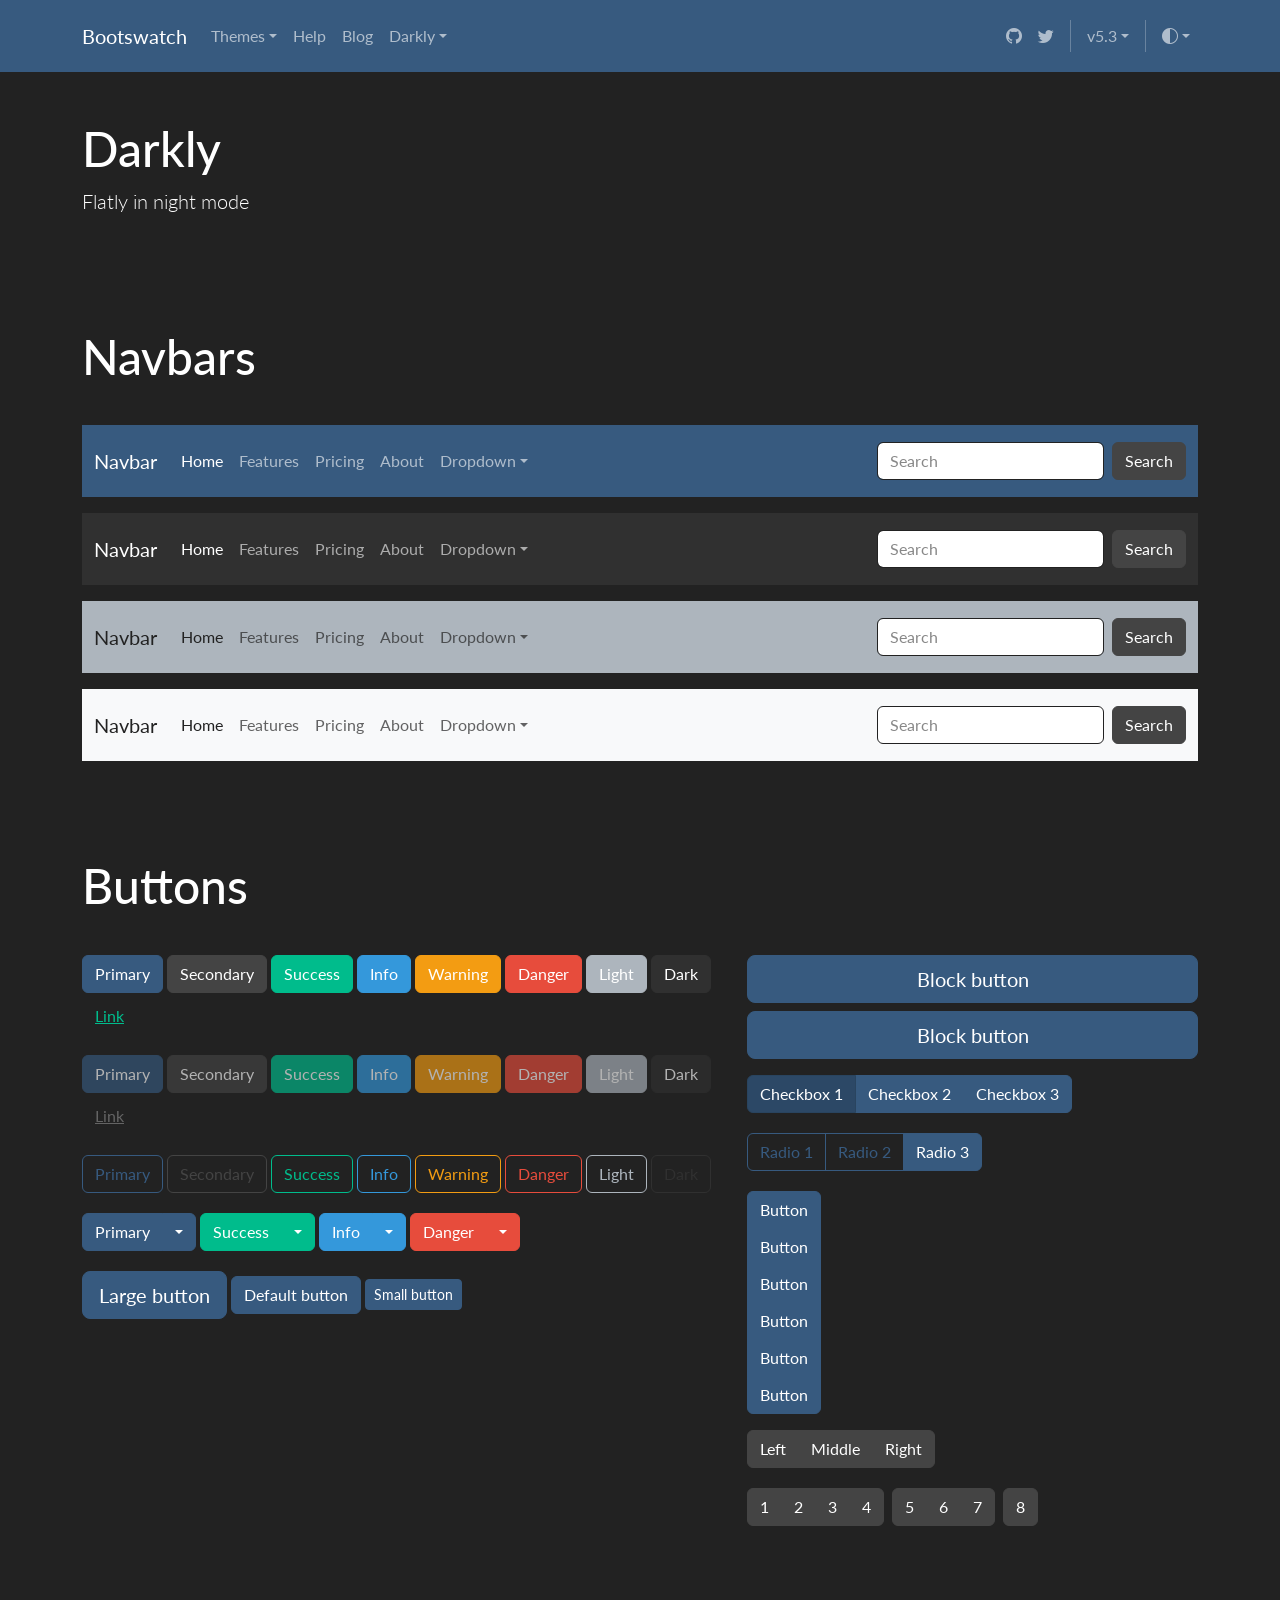
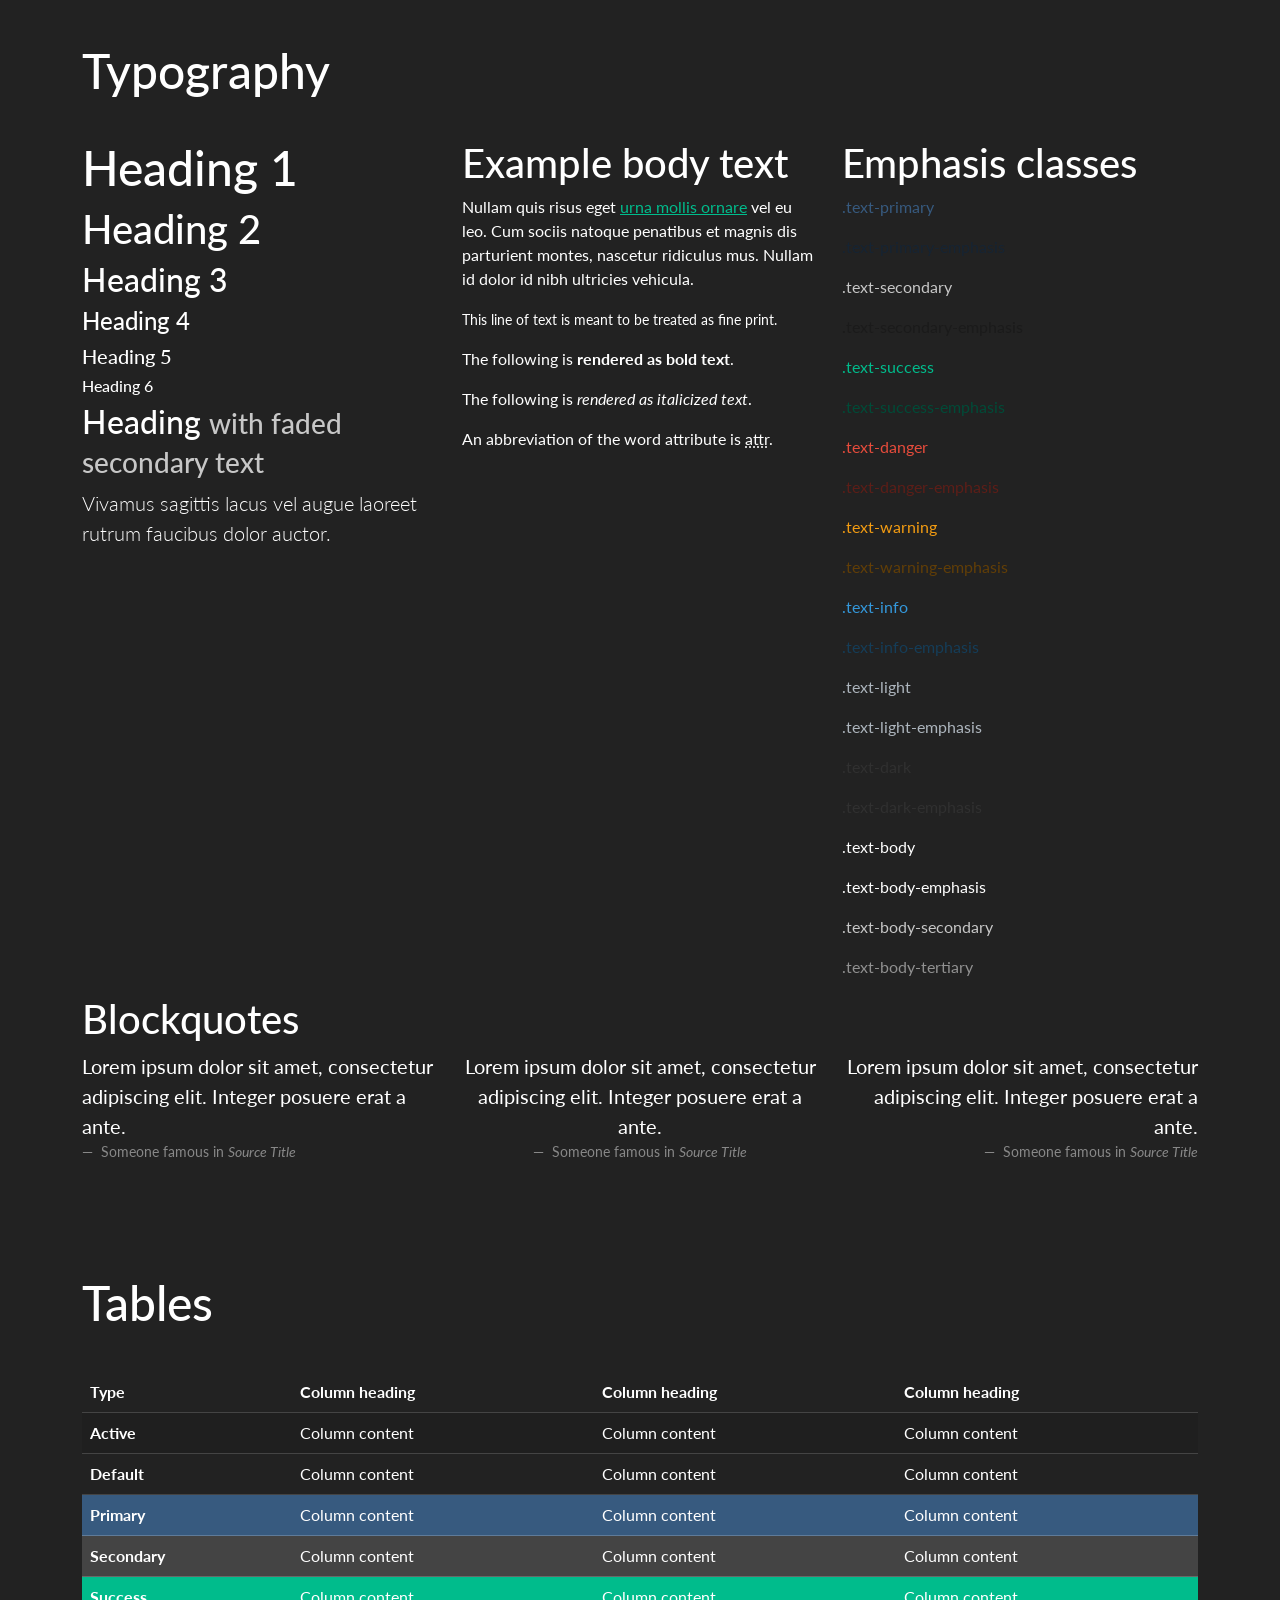
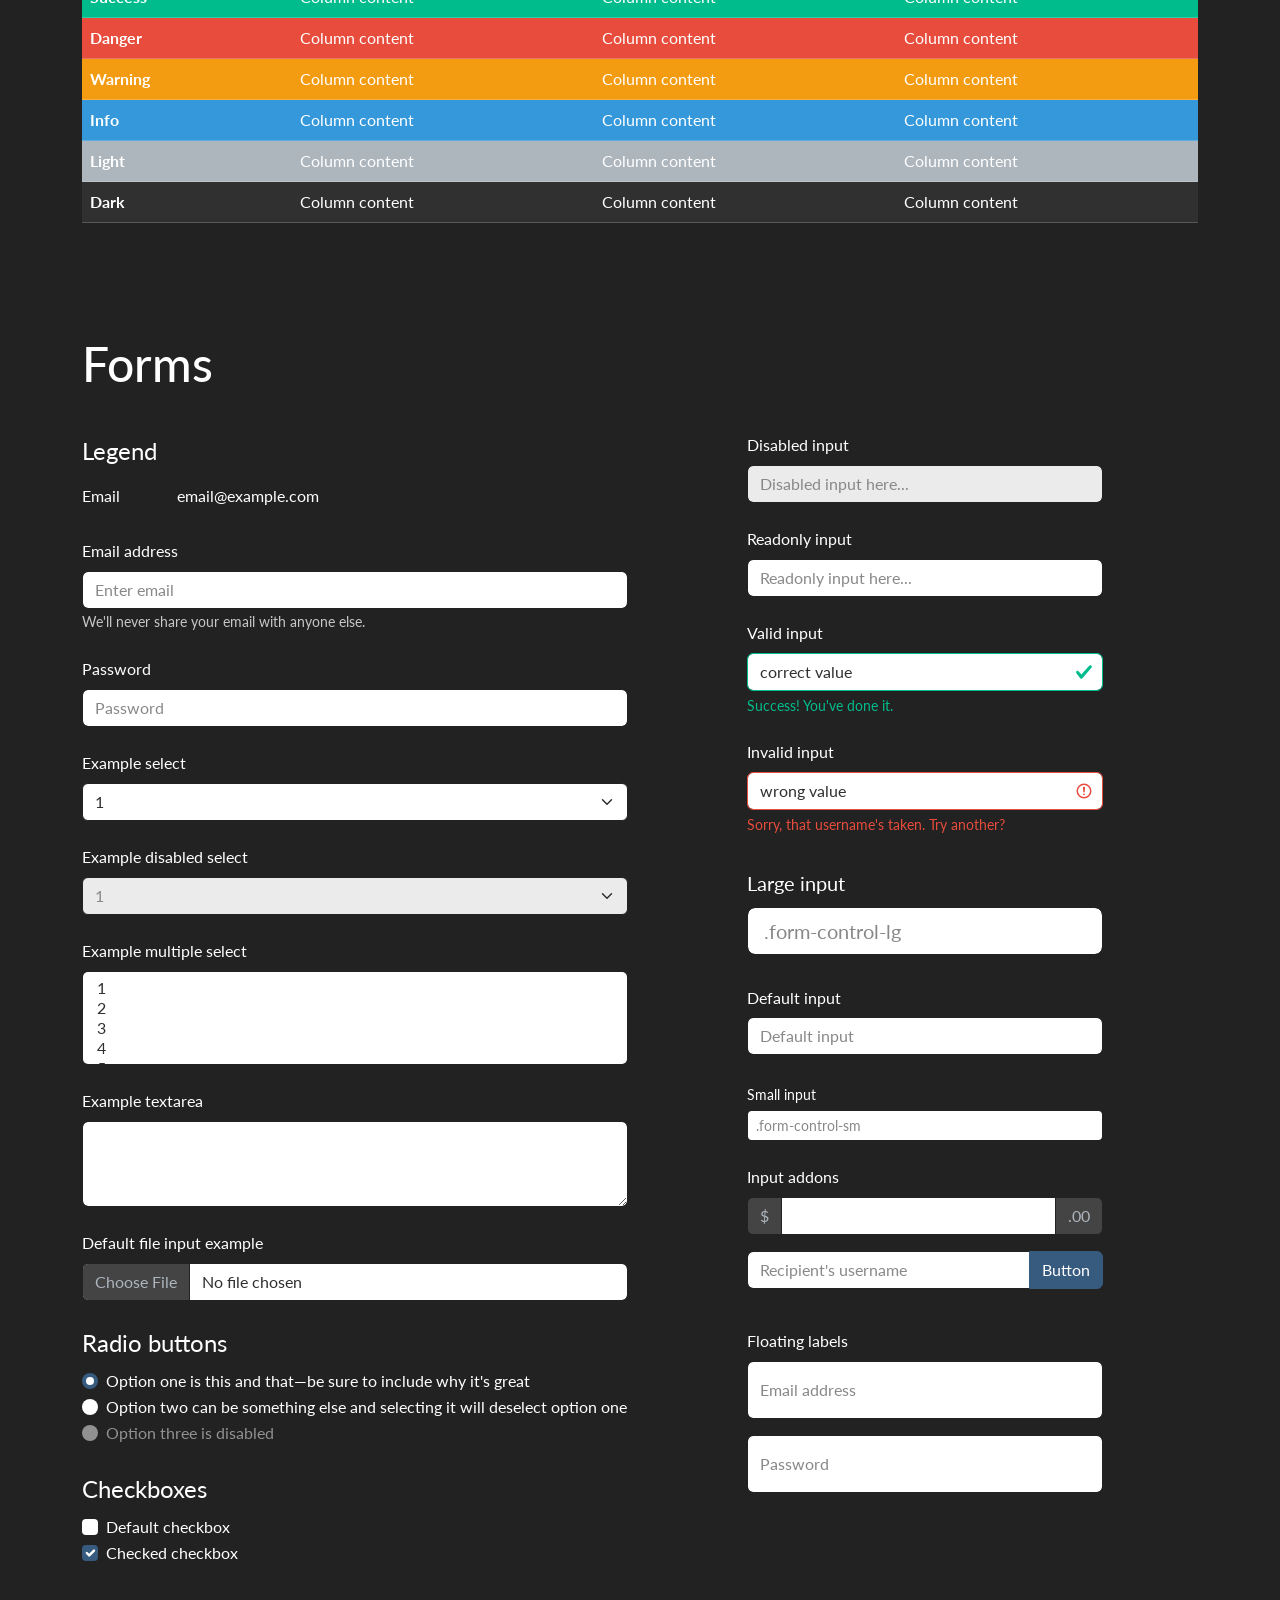
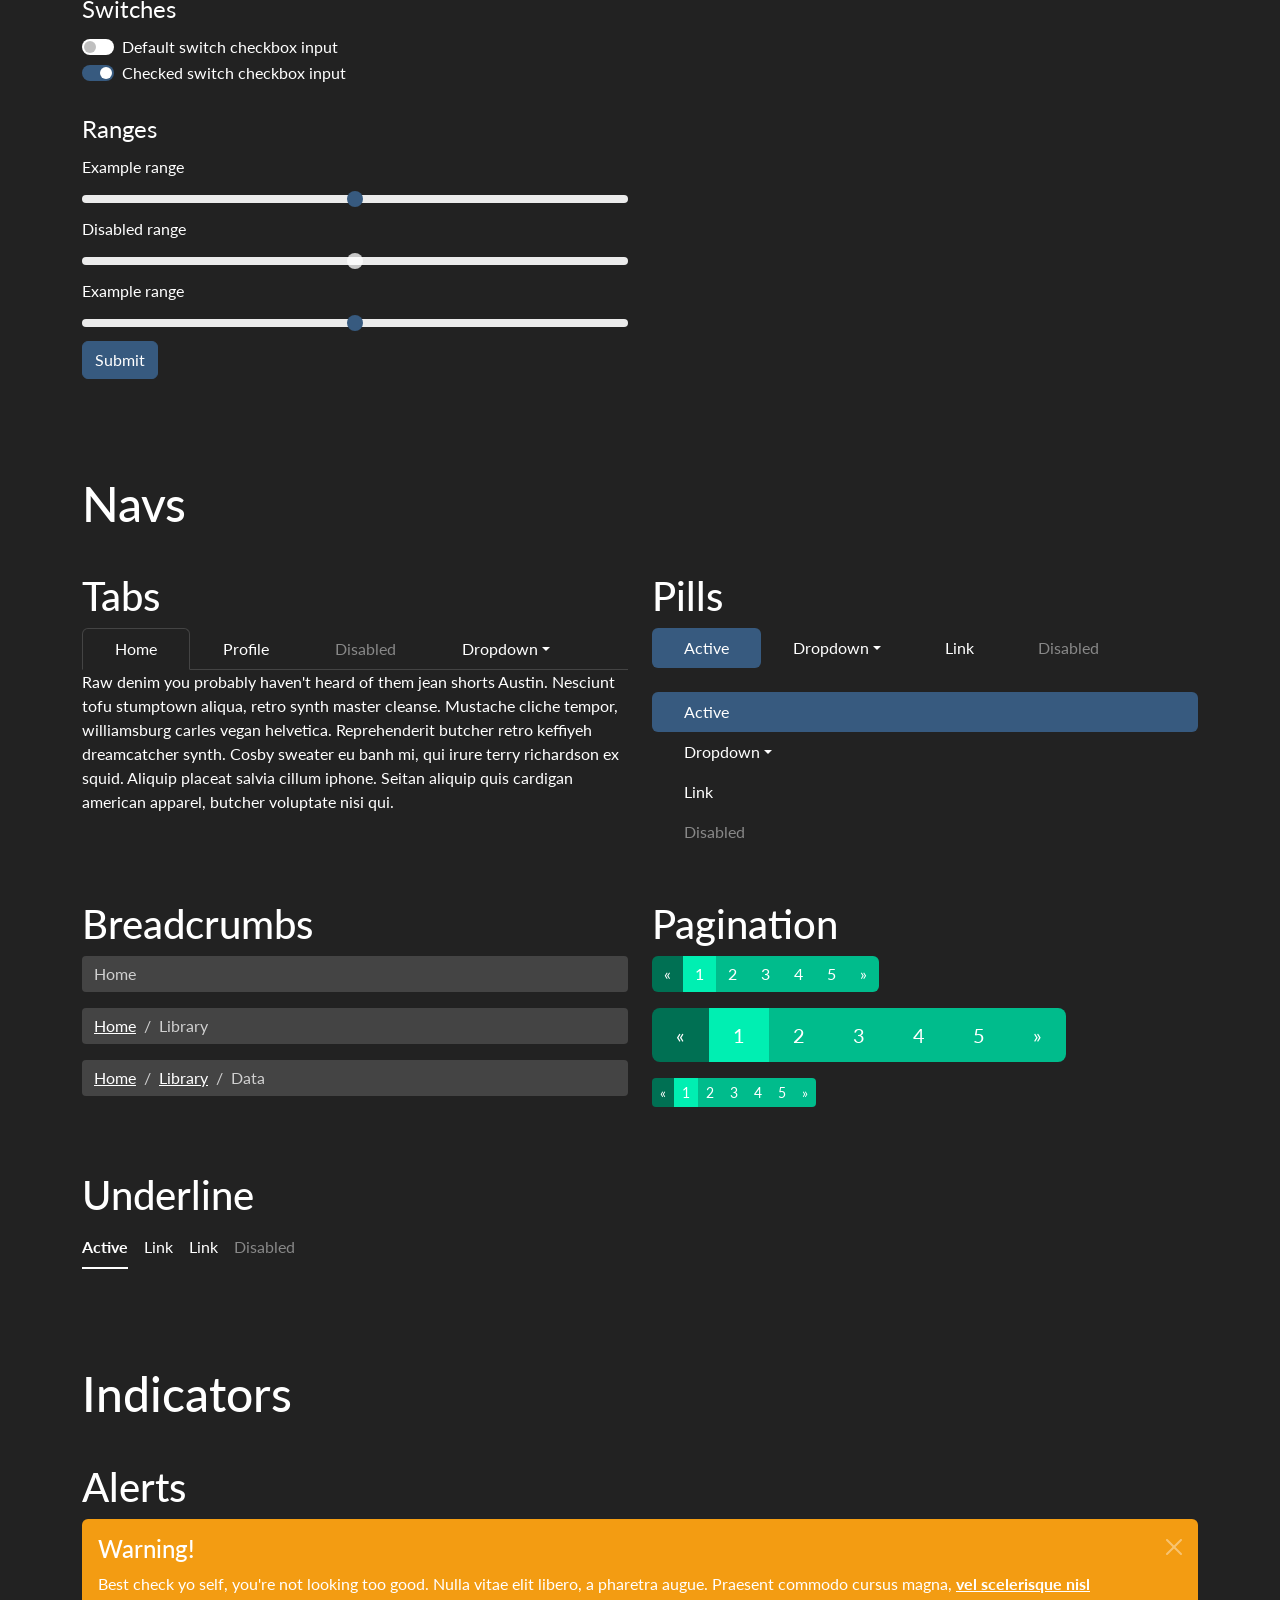
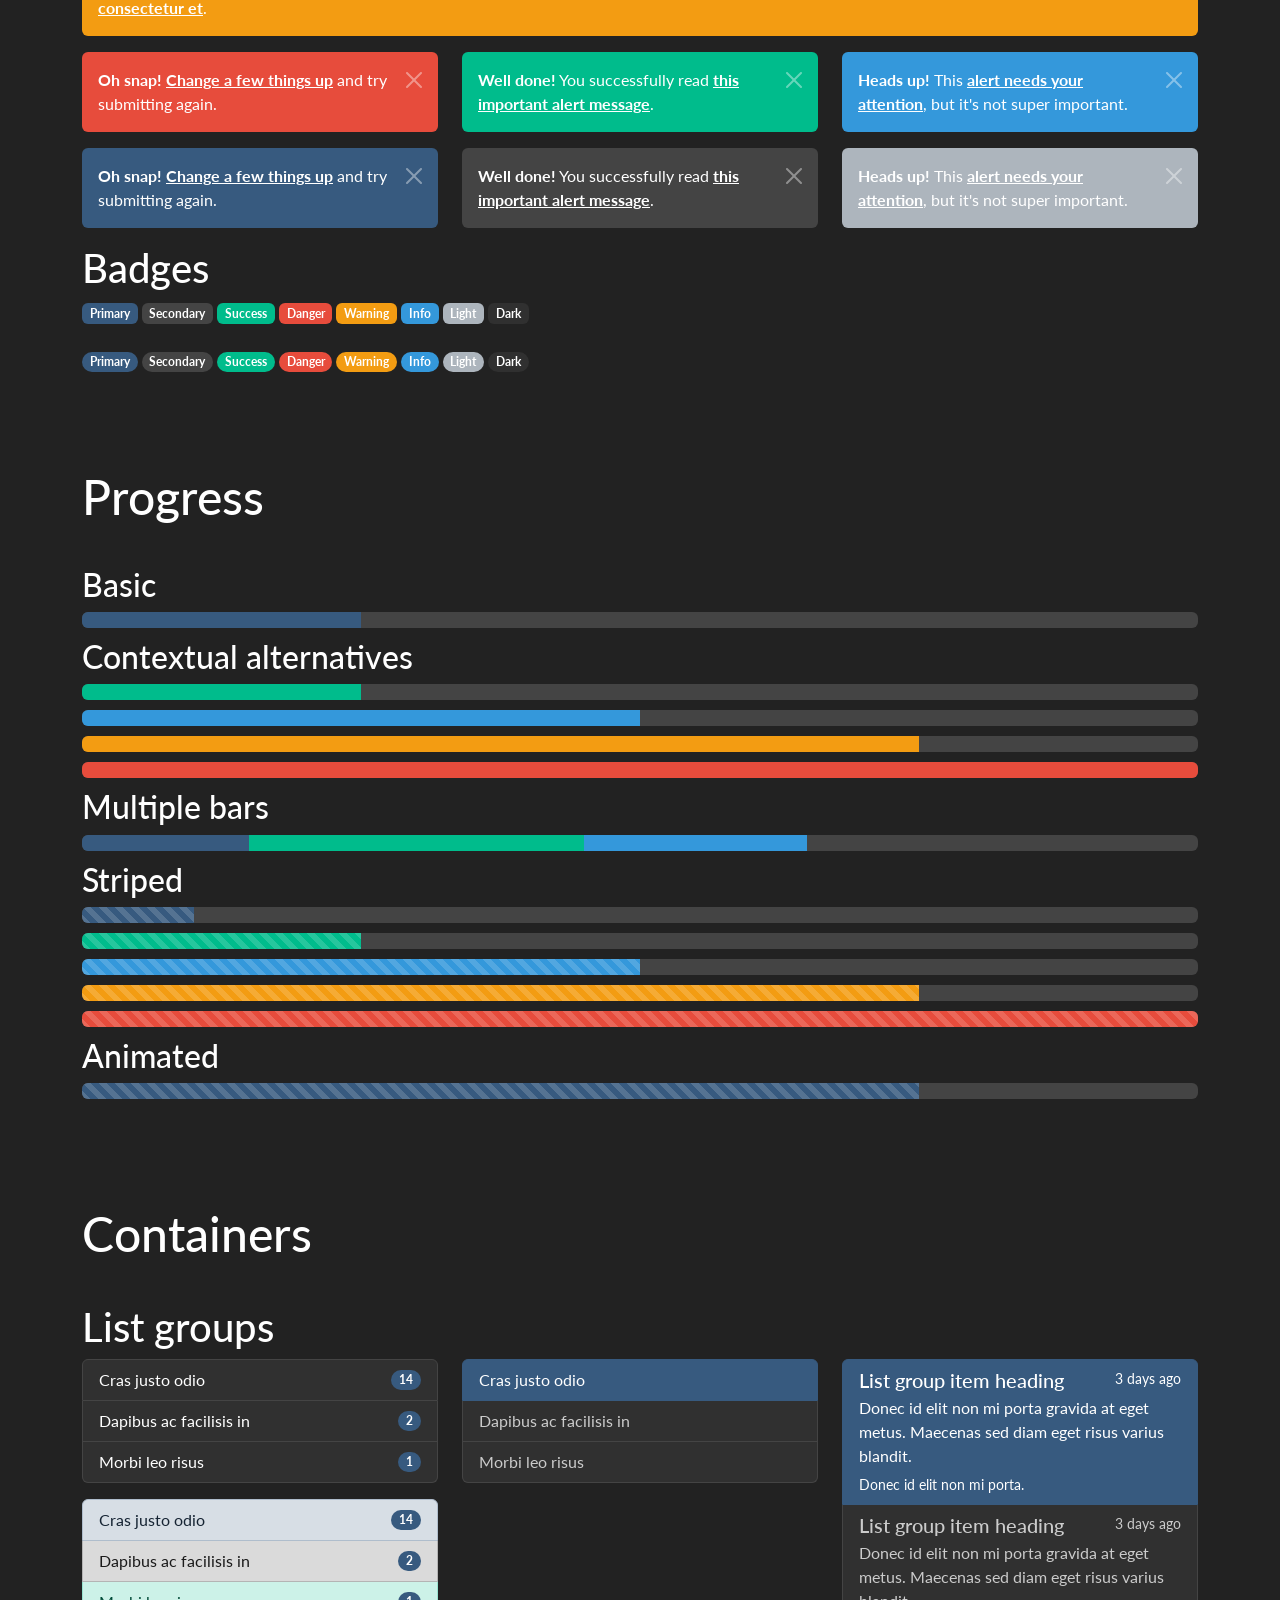
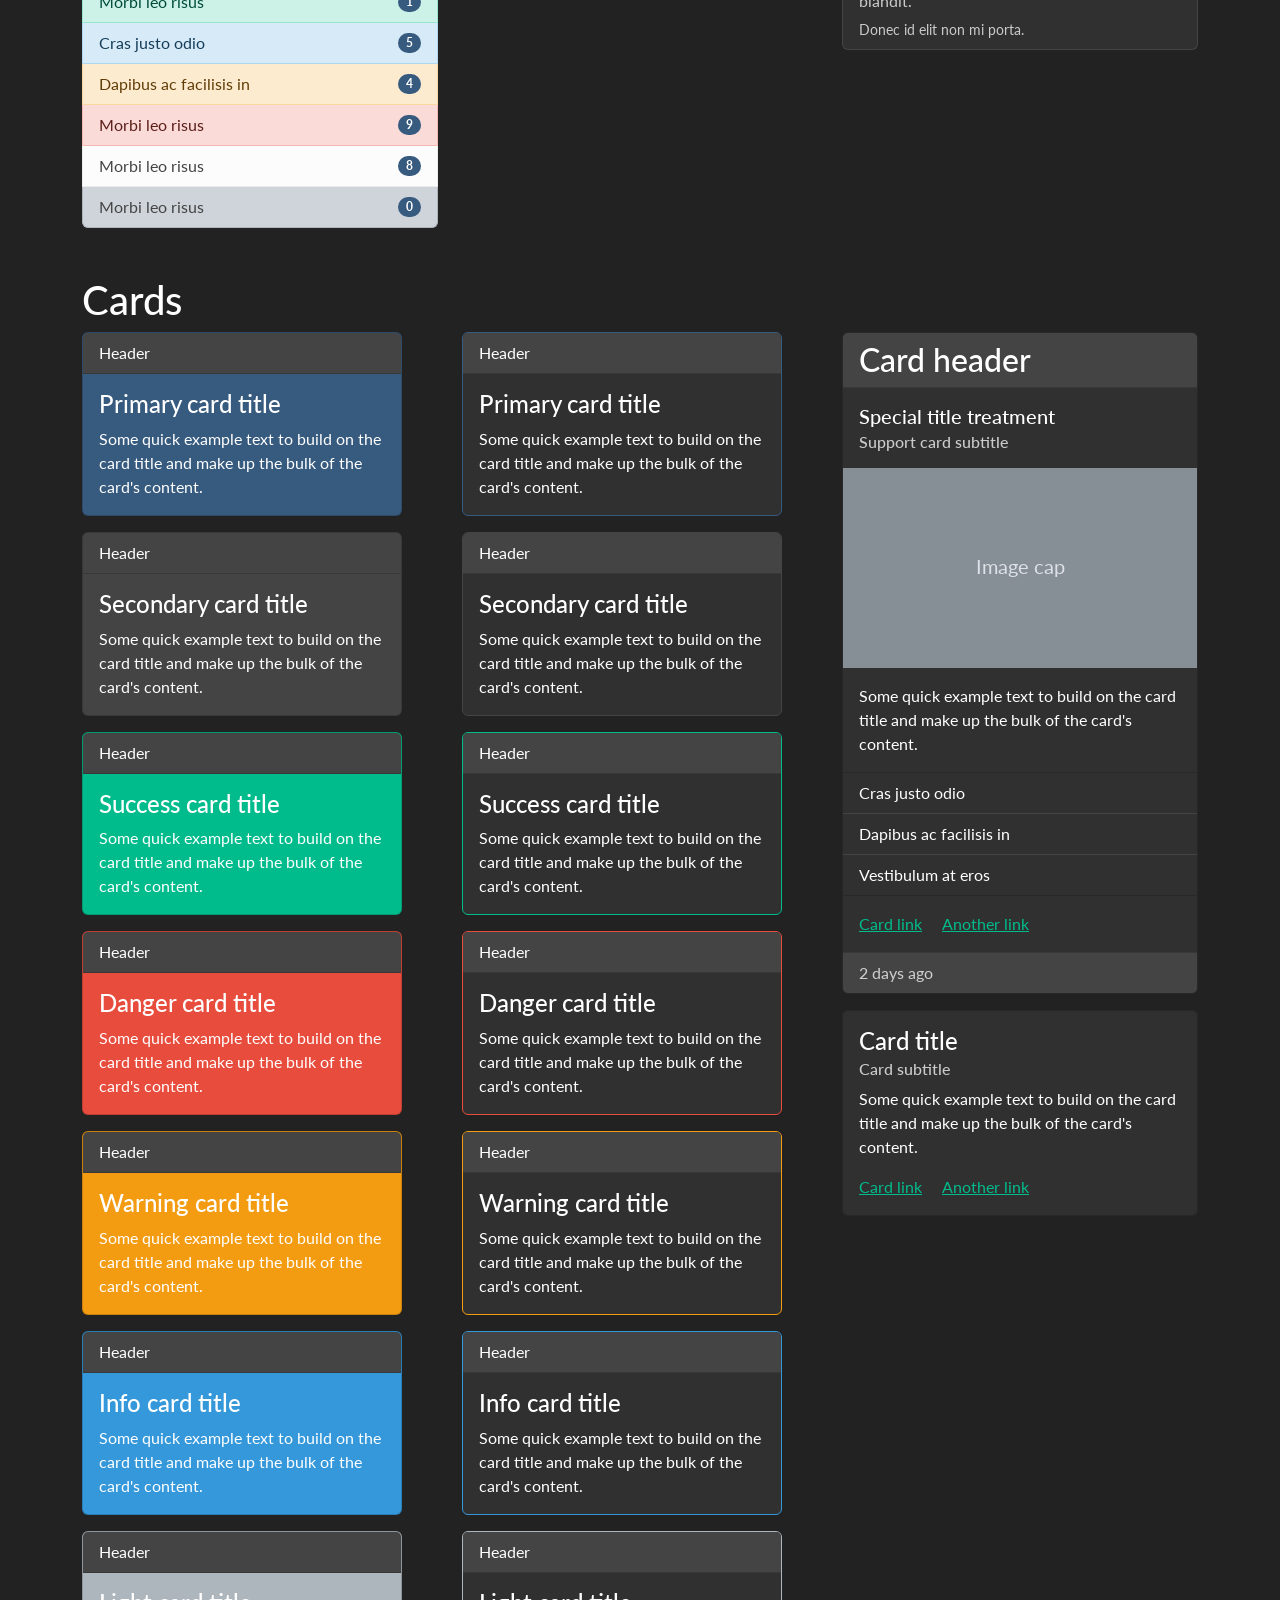
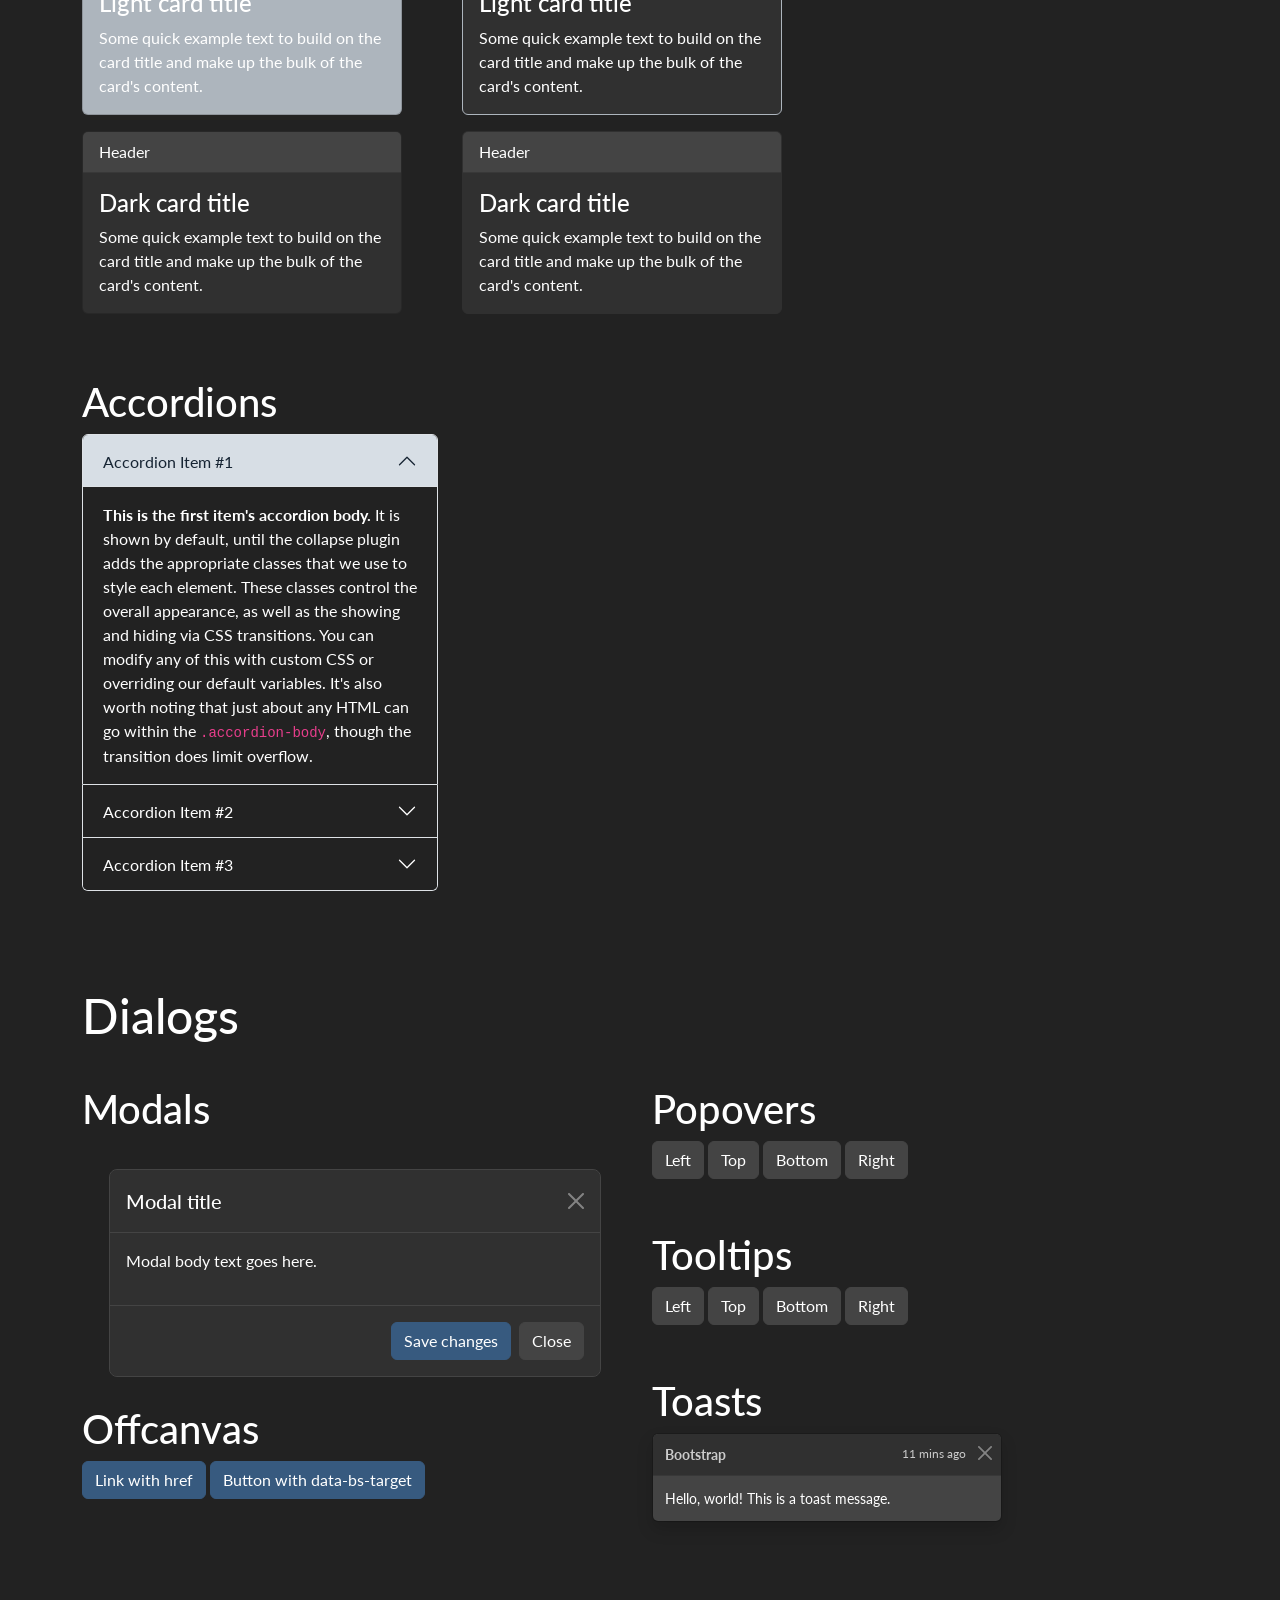
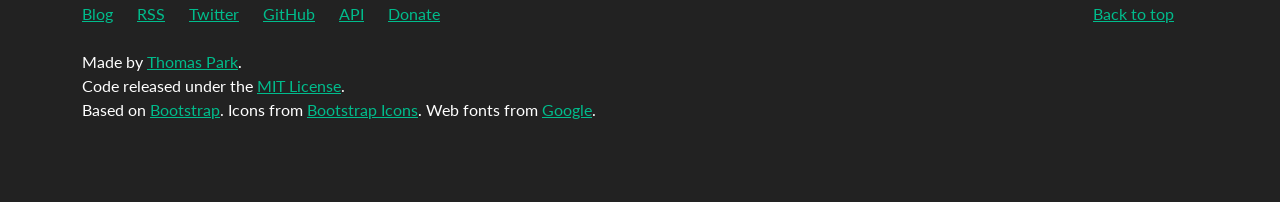
<file: bootswatch-5.3.8/docs/darkly/index.html>
<!DOCTYPE html>
<html lang="en">
  <head>
    <meta charset="utf-8">
    <title>Bootswatch: Darkly</title>
    <meta name="viewport" content="width=device-width, initial-scale=1">
    <link rel="stylesheet" href="../5/darkly/bootstrap.css">
    <link rel="stylesheet" href="../_vendor/bootstrap-icons/font/bootstrap-icons.min.css">
    <link rel="stylesheet" href="../_vendor/prismjs/themes/prism-okaidia.css">
    <link rel="stylesheet" href="../_assets/css/custom.min.css">
    <!-- Global Site Tag (gtag.js) - Google Analytics -->
    <script async src="https://www.googletagmanager.com/gtag/js?id=G-KGDJBEFF3W"></script>
    <script>
      window.dataLayer = window.dataLayer || [];
      function gtag(){dataLayer.push(arguments);}
      gtag('js', new Date());

      gtag('config', 'G-KGDJBEFF3W');
    </script>
  </head>
  <body>
    <div class="navbar navbar-expand-lg fixed-top bg-primary" data-bs-theme="dark">
      <div class="container">
        <a href="../" class="navbar-brand">Bootswatch</a>
        <button class="navbar-toggler" type="button" data-bs-toggle="collapse" data-bs-target="#navbarResponsive" aria-controls="navbarResponsive" aria-expanded="false" aria-label="Toggle navigation">
          <span class="navbar-toggler-icon"></span>
        </button>
        <div class="collapse navbar-collapse" id="navbarResponsive">
          <ul class="navbar-nav">
            <li class="nav-item dropdown" data-bs-theme="light">
              <a class="nav-link dropdown-toggle" data-bs-toggle="dropdown" href="#" id="themes">Themes</a>
              <div class="dropdown-menu" aria-labelledby="themes">
                <a class="dropdown-item" href="../default/">Default</a>
                <div class="dropdown-divider"></div>
                <a class="dropdown-item" href="../brite/">Brite</a>
                <a class="dropdown-item" href="../cerulean/">Cerulean</a>
                <a class="dropdown-item" href="../cosmo/">Cosmo</a>
                <a class="dropdown-item" href="../cyborg/">Cyborg</a>
                <a class="dropdown-item" href="../darkly/">Darkly</a>
                <a class="dropdown-item" href="../flatly/">Flatly</a>
                <a class="dropdown-item" href="../journal/">Journal</a>
                <a class="dropdown-item" href="../litera/">Litera</a>
                <a class="dropdown-item" href="../lumen/">Lumen</a>
                <a class="dropdown-item" href="../lux/">Lux</a>
                <a class="dropdown-item" href="../materia/">Materia</a>
                <a class="dropdown-item" href="../minty/">Minty</a>
                <a class="dropdown-item" href="../morph/">Morph</a>
                <a class="dropdown-item" href="../pulse/">Pulse</a>
                <a class="dropdown-item" href="../quartz/">Quartz</a>
                <a class="dropdown-item" href="../sandstone/">Sandstone</a>
                <a class="dropdown-item" href="../simplex/">Simplex</a>
                <a class="dropdown-item" href="../sketchy/">Sketchy</a>
                <a class="dropdown-item" href="../slate/">Slate</a>
                <a class="dropdown-item" href="../solar/">Solar</a>
                <a class="dropdown-item" href="../spacelab/">Spacelab</a>
                <a class="dropdown-item" href="../superhero/">Superhero</a>
                <a class="dropdown-item" href="../united/">United</a>
                <a class="dropdown-item" href="../vapor/">Vapor</a>
                <a class="dropdown-item" href="../versa/">Versa</a>
                <a class="dropdown-item" href="../yeti/">Yeti</a>
                <a class="dropdown-item" href="../zephyr/">Zephyr</a>
              </div>
            </li>
            <li class="nav-item">
              <a class="nav-link" href="../help/">Help</a>
            </li>
            <li class="nav-item">
              <a class="nav-link" href="https://blog.bootswatch.com/">Blog</a>
            </li>
            <li class="nav-item dropdown" data-bs-theme="light">
              <a class="nav-link dropdown-toggle" data-bs-toggle="dropdown" href="#" id="download">Darkly</a>
              <div class="dropdown-menu" aria-labelledby="download">
                <a class="dropdown-item" rel="noopener" target="_blank" href="https://jsfiddle.net/bootswatch/zgm74cjw/">Open in JSFiddle</a>
                <div class="dropdown-divider"></div>
                <a class="dropdown-item" href="../5/darkly/bootstrap.css" download>bootstrap.css</a>
                <a class="dropdown-item" href="../5/darkly/bootstrap.min.css" download>bootstrap.min.css</a>
                <div class="dropdown-divider"></div>
                <a class="dropdown-item" href="../5/darkly/bootstrap.rtl.css" download>bootstrap.rtl.css</a>
                <a class="dropdown-item" href="../5/darkly/bootstrap.rtl.min.css" download>bootstrap.rtl.min.css</a>
                <div class="dropdown-divider"></div>
                <a class="dropdown-item" href="../5/darkly/_variables.scss" download>_variables.scss</a>
                <a class="dropdown-item" href="../5/darkly/_bootswatch.scss" download>_bootswatch.scss</a>
              </div>
            </li>
          </ul>
          <ul class="navbar-nav ms-md-auto">
            <li class="nav-item">
              <a target="_blank" rel="noopener" class="nav-link" href="https://github.com/thomaspark/bootswatch/"><i class="bi bi-github"></i><span class="d-lg-none ms-2">GitHub</span></a>
            </li>
            <li class="nav-item">
              <a target="_blank" rel="noopener" class="nav-link" href="https://twitter.com/bootswatch"><i class="bi bi-twitter"></i><span class="d-lg-none ms-2">Twitter</span></a>
            </li>
            <li class="nav-item py-2 py-lg-1 col-12 col-lg-auto">
              <div class="vr d-none d-lg-flex h-100 mx-lg-2 text-white"></div>
              <hr class="d-lg-none my-2 text-white-50">
            </li>
            <li class="nav-item dropdown" data-bs-theme="light">
              <a class="nav-link dropdown-toggle d-flex align-items-center" href="#" id="version-menu" aria-expanded="false" data-bs-toggle="dropdown" data-bs-display="static" aria-label="Toggle theme">
                <span class="d-lg-none me-2">Bootstrap </span>
                <span>v5.3</span>
              </a>
              <ul class="dropdown-menu dropdown-menu-end">
                <li>
                  <a href="https://bootswatch.com/" class="dropdown-item d-flex align-items-center justify-content-between" aria-current="true">
                    <span class="ms-2">v5.3.x</span><i class="bi bi-check"></i>
                  </a>
                </li>
                <li>
                  <a href="https://bootswatch.com/4/" class="dropdown-item d-flex align-items-center justify-content-between">
                    <span class="ms-2">v4.6.2</span>
                  </a>
                </li>
                <li>
                  <a href="https://bootswatch.com/3/" class="dropdown-item d-flex align-items-center justify-content-between">
                    <span class="ms-2">v3.4.1</span>
                  </a>
                </li>
                <li>
                  <a href="https://bootswatch.com/2/" class="dropdown-item d-flex align-items-center justify-content-between">
                    <span class="ms-2">v2.3.2</span>
                  </a>
                </li>
                <li>
                  <hr class="dropdown-divider">
                </li>
                <li>
                  <a href="https://github.com/thomaspark/bootswatch/tags" class="dropdown-item d-flex align-items-center justify-content-between">
                    <span class="ms-2">All versions</span>
                  </a>
                </li>
              </ul>
            </li>
            <li class="nav-item py-2 py-lg-1 col-12 col-lg-auto">
              <div class="vr d-none d-lg-flex h-100 mx-lg-2 text-white"></div>
              <hr class="d-lg-none my-2 text-white-50">
            </li>
            <li class="nav-item dropdown" data-bs-theme="light">
              <a class="nav-link dropdown-toggle d-flex align-items-center" href="#" id="theme-menu" aria-expanded="false" data-bs-toggle="dropdown" data-bs-display="static" aria-label="Toggle theme">
                <i class="bi bi-circle-half"></i>
                <span class="d-lg-none ms-2">Toggle theme</span>
              </a>
              <ul class="dropdown-menu dropdown-menu-end">
                <li>
                  <button type="button" class="dropdown-item d-flex align-items-center" data-bs-theme-value="light" aria-pressed="false">
                    <i class="bi bi-sun-fill"></i><span class="ms-2">Light</span>
                  </button>
                </li>
                <li>
                  <button type="button" class="dropdown-item d-flex align-items-center" data-bs-theme-value="dark" aria-pressed="true">
                    <i class="bi bi-moon-stars-fill"></i><span class="ms-2">Dark</span>
                  </button>
                </li>
              </ul>
            </li>
          </ul>
        </div>
      </div>
    </div>

    <div class="container">
      <div class="page-header" id="banner">
        <div class="row">
          <div class="col-lg-8 col-md-7 col-sm-6">
            <h1>Darkly</h1>
            <p class="lead">Flatly in night mode</p>
          </div>
          <div class="col-lg-4 col-md-5 col-sm-6">
            <div class="sponsor">
              <script async src="https://cdn.carbonads.com/carbon.js?serve=CKYIE23N&placement=bootswatchcom" id="_carbonads_js"></script>
            </div>
          </div>
        </div>
      </div>

      <!-- Navbar
      ================================================== -->
      <div class="bs-docs-section clearfix">
        <div class="row">
          <div class="col-lg-12">
            <div class="page-header">
              <h1 id="navbars">Navbars</h1>
            </div>

            <div class="bs-component">
              <nav class="navbar navbar-expand-lg bg-primary" data-bs-theme="dark">
                <div class="container-fluid">
                  <a class="navbar-brand" href="#">Navbar</a>
                  <button class="navbar-toggler" type="button" data-bs-toggle="collapse" data-bs-target="#navbarColor01" aria-controls="navbarColor01" aria-expanded="false" aria-label="Toggle navigation">
                    <span class="navbar-toggler-icon"></span>
                  </button>

                  <div class="collapse navbar-collapse" id="navbarColor01">
                    <ul class="navbar-nav me-auto">
                      <li class="nav-item">
                        <a class="nav-link active" href="#">Home
                          <span class="visually-hidden">(current)</span>
                        </a>
                      </li>
                      <li class="nav-item">
                        <a class="nav-link" href="#">Features</a>
                      </li>
                      <li class="nav-item">
                        <a class="nav-link" href="#">Pricing</a>
                      </li>
                      <li class="nav-item">
                        <a class="nav-link" href="#">About</a>
                      </li>
                      <li class="nav-item dropdown">
                        <a class="nav-link dropdown-toggle" data-bs-toggle="dropdown" href="#" role="button" aria-haspopup="true" aria-expanded="false">Dropdown</a>
                        <div class="dropdown-menu">
                          <a class="dropdown-item" href="#">Action</a>
                          <a class="dropdown-item" href="#">Another action</a>
                          <a class="dropdown-item" href="#">Something else here</a>
                          <div class="dropdown-divider"></div>
                          <a class="dropdown-item" href="#">Separated link</a>
                        </div>
                      </li>
                    </ul>
                    <form class="d-flex">
                      <input class="form-control me-sm-2" type="search" placeholder="Search">
                      <button class="btn btn-secondary my-2 my-sm-0" type="submit">Search</button>
                    </form>
                  </div>
                </div>
              </nav>
            </div>

            <div class="bs-component">
              <nav class="navbar navbar-expand-lg bg-dark" data-bs-theme="dark">
                <div class="container-fluid">
                  <a class="navbar-brand" href="#">Navbar</a>
                  <button class="navbar-toggler" type="button" data-bs-toggle="collapse" data-bs-target="#navbarColor02" aria-controls="navbarColor02" aria-expanded="false" aria-label="Toggle navigation">
                    <span class="navbar-toggler-icon"></span>
                  </button>

                  <div class="collapse navbar-collapse" id="navbarColor02">
                    <ul class="navbar-nav me-auto">
                      <li class="nav-item">
                        <a class="nav-link active" href="#">Home
                          <span class="visually-hidden">(current)</span>
                        </a>
                      </li>
                      <li class="nav-item">
                        <a class="nav-link" href="#">Features</a>
                      </li>
                      <li class="nav-item">
                        <a class="nav-link" href="#">Pricing</a>
                      </li>
                      <li class="nav-item">
                        <a class="nav-link" href="#">About</a>
                      </li>
                      <li class="nav-item dropdown">
                        <a class="nav-link dropdown-toggle" data-bs-toggle="dropdown" href="#" role="button" aria-haspopup="true" aria-expanded="false">Dropdown</a>
                        <div class="dropdown-menu">
                          <a class="dropdown-item" href="#">Action</a>
                          <a class="dropdown-item" href="#">Another action</a>
                          <a class="dropdown-item" href="#">Something else here</a>
                          <div class="dropdown-divider"></div>
                          <a class="dropdown-item" href="#">Separated link</a>
                        </div>
                      </li>
                    </ul>
                    <form class="d-flex">
                      <input class="form-control me-sm-2" type="search" placeholder="Search">
                      <button class="btn btn-secondary my-2 my-sm-0" type="submit">Search</button>
                    </form>
                  </div>
                </div>
              </nav>
            </div>

            <div class="bs-component">
              <nav class="navbar navbar-expand-lg bg-light" data-bs-theme="light">
                <div class="container-fluid">
                  <a class="navbar-brand" href="#">Navbar</a>
                  <button class="navbar-toggler" type="button" data-bs-toggle="collapse" data-bs-target="#navbarColor03" aria-controls="navbarColor03" aria-expanded="false" aria-label="Toggle navigation">
                    <span class="navbar-toggler-icon"></span>
                  </button>

                  <div class="collapse navbar-collapse" id="navbarColor03">
                    <ul class="navbar-nav me-auto">
                      <li class="nav-item">
                        <a class="nav-link active" href="#">Home
                          <span class="visually-hidden">(current)</span>
                        </a>
                      </li>
                      <li class="nav-item">
                        <a class="nav-link" href="#">Features</a>
                      </li>
                      <li class="nav-item">
                        <a class="nav-link" href="#">Pricing</a>
                      </li>
                      <li class="nav-item">
                        <a class="nav-link" href="#">About</a>
                      </li>
                      <li class="nav-item dropdown">
                        <a class="nav-link dropdown-toggle" data-bs-toggle="dropdown" href="#" role="button" aria-haspopup="true" aria-expanded="false">Dropdown</a>
                        <div class="dropdown-menu">
                          <a class="dropdown-item" href="#">Action</a>
                          <a class="dropdown-item" href="#">Another action</a>
                          <a class="dropdown-item" href="#">Something else here</a>
                          <div class="dropdown-divider"></div>
                          <a class="dropdown-item" href="#">Separated link</a>
                        </div>
                      </li>
                    </ul>
                    <form class="d-flex">
                      <input class="form-control me-sm-2" type="search" placeholder="Search">
                      <button class="btn btn-secondary my-2 my-sm-0" type="submit">Search</button>
                    </form>
                  </div>
                </div>
              </nav>
            </div>

            <div class="bs-component">
              <nav class="navbar navbar-expand-lg bg-body-tertiary">
                <div class="container-fluid">
                  <a class="navbar-brand" href="#">Navbar</a>
                  <button class="navbar-toggler" type="button" data-bs-toggle="collapse" data-bs-target="#navbarColor04" aria-controls="navbarColor04" aria-expanded="false" aria-label="Toggle navigation">
                    <span class="navbar-toggler-icon"></span>
                  </button>

                  <div class="collapse navbar-collapse" id="navbarColor04">
                    <ul class="navbar-nav me-auto">
                      <li class="nav-item">
                        <a class="nav-link active" href="#">Home
                          <span class="visually-hidden">(current)</span>
                        </a>
                      </li>
                      <li class="nav-item">
                        <a class="nav-link" href="#">Features</a>
                      </li>
                      <li class="nav-item">
                        <a class="nav-link" href="#">Pricing</a>
                      </li>
                      <li class="nav-item">
                        <a class="nav-link" href="#">About</a>
                      </li>
                      <li class="nav-item dropdown">
                        <a class="nav-link dropdown-toggle" data-bs-toggle="dropdown" href="#" role="button" aria-haspopup="true" aria-expanded="false">Dropdown</a>
                        <div class="dropdown-menu">
                          <a class="dropdown-item" href="#">Action</a>
                          <a class="dropdown-item" href="#">Another action</a>
                          <a class="dropdown-item" href="#">Something else here</a>
                          <div class="dropdown-divider"></div>
                          <a class="dropdown-item" href="#">Separated link</a>
                        </div>
                      </li>
                    </ul>
                    <form class="d-flex">
                      <input class="form-control me-sm-2" type="search" placeholder="Search">
                      <button class="btn btn-secondary my-2 my-sm-0" type="submit">Search</button>
                    </form>
                  </div>
                </div>
              </nav>
            </div>

          </div>
        </div>
      </div>

      <!-- Buttons
      ================================================== -->
      <div class="bs-docs-section">
        <div class="page-header">
          <div class="row">
            <div class="col-lg-12">
              <h1 id="buttons">Buttons</h1>
            </div>
          </div>
        </div>

        <div class="row">
          <div class="col-lg-7">
            <p class="bs-component">
              <button type="button" class="btn btn-primary">Primary</button>
              <button type="button" class="btn btn-secondary">Secondary</button>
              <button type="button" class="btn btn-success">Success</button>
              <button type="button" class="btn btn-info">Info</button>
              <button type="button" class="btn btn-warning">Warning</button>
              <button type="button" class="btn btn-danger">Danger</button>
              <button type="button" class="btn btn-light">Light</button>
              <button type="button" class="btn btn-dark">Dark</button>
              <button type="button" class="btn btn-link">Link</button>
            </p>

            <p class="bs-component">
              <button type="button" class="btn btn-primary disabled">Primary</button>
              <button type="button" class="btn btn-secondary disabled">Secondary</button>
              <button type="button" class="btn btn-success disabled">Success</button>
              <button type="button" class="btn btn-info disabled">Info</button>
              <button type="button" class="btn btn-warning disabled">Warning</button>
              <button type="button" class="btn btn-danger disabled">Danger</button>
              <button type="button" class="btn btn-light disabled">Light</button>
              <button type="button" class="btn btn-dark disabled">Dark</button>
              <button type="button" class="btn btn-link disabled">Link</button>
            </p>

            <p class="bs-component">
              <button type="button" class="btn btn-outline-primary">Primary</button>
              <button type="button" class="btn btn-outline-secondary">Secondary</button>
              <button type="button" class="btn btn-outline-success">Success</button>
              <button type="button" class="btn btn-outline-info">Info</button>
              <button type="button" class="btn btn-outline-warning">Warning</button>
              <button type="button" class="btn btn-outline-danger">Danger</button>
              <button type="button" class="btn btn-outline-light">Light</button>
              <button type="button" class="btn btn-outline-dark">Dark</button>
            </p>

            <div class="bs-component">
              <div class="btn-group" role="group" aria-label="Button group with nested dropdown">
                <button type="button" class="btn btn-primary">Primary</button>
                <div class="btn-group" role="group">
                  <button id="btnGroupDrop1" type="button" class="btn btn-primary dropdown-toggle" data-bs-toggle="dropdown" aria-haspopup="true" aria-expanded="false"></button>
                  <div class="dropdown-menu" aria-labelledby="btnGroupDrop1">
                    <a class="dropdown-item" href="#">Dropdown link</a>
                    <a class="dropdown-item" href="#">Dropdown link</a>
                  </div>
                </div>
              </div>

              <div class="btn-group" role="group" aria-label="Button group with nested dropdown">
                <button type="button" class="btn btn-success">Success</button>
                <div class="btn-group" role="group">
                  <button id="btnGroupDrop2" type="button" class="btn btn-success dropdown-toggle" data-bs-toggle="dropdown" aria-haspopup="true" aria-expanded="false"></button>
                  <div class="dropdown-menu" aria-labelledby="btnGroupDrop2">
                    <a class="dropdown-item" href="#">Dropdown link</a>
                    <a class="dropdown-item" href="#">Dropdown link</a>
                  </div>
                </div>
              </div>

              <div class="btn-group" role="group" aria-label="Button group with nested dropdown">
                <button type="button" class="btn btn-info">Info</button>
                <div class="btn-group" role="group">
                  <button id="btnGroupDrop3" type="button" class="btn btn-info dropdown-toggle" data-bs-toggle="dropdown" aria-haspopup="true" aria-expanded="false"></button>
                  <div class="dropdown-menu" aria-labelledby="btnGroupDrop3">
                    <a class="dropdown-item" href="#">Dropdown link</a>
                    <a class="dropdown-item" href="#">Dropdown link</a>
                  </div>
                </div>
              </div>

              <div class="btn-group" role="group" aria-label="Button group with nested dropdown">
                <button type="button" class="btn btn-danger">Danger</button>
                <div class="btn-group" role="group">
                  <button id="btnGroupDrop4" type="button" class="btn btn-danger dropdown-toggle" data-bs-toggle="dropdown" aria-haspopup="true" aria-expanded="false"></button>
                  <div class="dropdown-menu" aria-labelledby="btnGroupDrop4">
                    <a class="dropdown-item" href="#">Dropdown link</a>
                    <a class="dropdown-item" href="#">Dropdown link</a>
                  </div>
                </div>
              </div>
            </div>

            <div class="bs-component">
              <button type="button" class="btn btn-primary btn-lg">Large button</button>
              <button type="button" class="btn btn-primary">Default button</button>
              <button type="button" class="btn btn-primary btn-sm">Small button</button>
            </div>
          </div>
          <div class="col-lg-5">
            <div class="bs-component">
              <div class="d-grid gap-2">
                <button class="btn btn-lg btn-primary" type="button">Block button</button>
                <button class="btn btn-lg btn-primary" type="button">Block button</button>
              </div>
            </div>

            <div class="bs-component mb-3">
              <div class="btn-group" role="group" aria-label="Basic checkbox toggle button group">
                <input type="checkbox" class="btn-check" id="btncheck1" checked autocomplete="off">
                <label class="btn btn-primary" for="btncheck1">Checkbox 1</label>
                <input type="checkbox" class="btn-check" id="btncheck2" autocomplete="off">
                <label class="btn btn-primary" for="btncheck2">Checkbox 2</label>
                <input type="checkbox" class="btn-check" id="btncheck3" autocomplete="off">
                <label class="btn btn-primary" for="btncheck3">Checkbox 3</label>
              </div>
            </div>

            <div class="bs-component mb-3">
              <div class="btn-group" role="group" aria-label="Basic radio toggle button group">
                <input type="radio" class="btn-check" name="btnradio" id="btnradio1" autocomplete="off" checked>
                <label class="btn btn-outline-primary" for="btnradio1">Radio 1</label>
                <input type="radio" class="btn-check" name="btnradio" id="btnradio2" autocomplete="off" checked>
                <label class="btn btn-outline-primary" for="btnradio2">Radio 2</label>
                <input type="radio" class="btn-check" name="btnradio" id="btnradio3" autocomplete="off" checked>
                <label class="btn btn-outline-primary" for="btnradio3">Radio 3</label>
              </div>
            </div>

            <div class="bs-component">
              <div class="btn-group-vertical">
                <button type="button" class="btn btn-primary">Button</button>
                <button type="button" class="btn btn-primary">Button</button>
                <button type="button" class="btn btn-primary">Button</button>
                <button type="button" class="btn btn-primary">Button</button>
                <button type="button" class="btn btn-primary">Button</button>
                <button type="button" class="btn btn-primary">Button</button>
              </div>
            </div>

            <div class="bs-component mb-3">
              <div class="btn-group" role="group" aria-label="Basic example">
                <button type="button" class="btn btn-secondary">Left</button>
                <button type="button" class="btn btn-secondary">Middle</button>
                <button type="button" class="btn btn-secondary">Right</button>
              </div>
            </div>

            <div class="bs-component mb-3">
              <div class="btn-toolbar" role="toolbar" aria-label="Toolbar with button groups">
                <div class="btn-group me-2" role="group" aria-label="First group">
                  <button type="button" class="btn btn-secondary">1</button>
                  <button type="button" class="btn btn-secondary">2</button>
                  <button type="button" class="btn btn-secondary">3</button>
                  <button type="button" class="btn btn-secondary">4</button>
                </div>
                <div class="btn-group me-2" role="group" aria-label="Second group">
                  <button type="button" class="btn btn-secondary">5</button>
                  <button type="button" class="btn btn-secondary">6</button>
                  <button type="button" class="btn btn-secondary">7</button>
                </div>
                <div class="btn-group" role="group" aria-label="Third group">
                  <button type="button" class="btn btn-secondary">8</button>
                </div>
              </div>
            </div>
          </div>
        </div>
      </div>

      <!-- Typography
      ================================================== -->
      <div class="bs-docs-section">
        <div class="row">
          <div class="col-lg-12">
            <div class="page-header">
              <h1 id="typography">Typography</h1>
            </div>
          </div>
        </div>

        <!-- Headings -->

        <div class="row">
          <div class="col-lg-4">
            <div class="bs-component">
              <h1>Heading 1</h1>
              <h2>Heading 2</h2>
              <h3>Heading 3</h3>
              <h4>Heading 4</h4>
              <h5>Heading 5</h5>
              <h6>Heading 6</h6>
              <h3>
                Heading
                <small class="text-body-secondary">with faded secondary text</small>
              </h3>
              <p class="lead">Vivamus sagittis lacus vel augue laoreet rutrum faucibus dolor auctor.</p>
            </div>
          </div>
          <div class="col-lg-4">
            <div class="bs-component">
              <h2>Example body text</h2>
              <p>Nullam quis risus eget <a href="#">urna mollis ornare</a> vel eu leo. Cum sociis natoque penatibus et magnis dis parturient montes, nascetur ridiculus mus. Nullam id dolor id nibh ultricies vehicula.</p>
              <p><small>This line of text is meant to be treated as fine print.</small></p>
              <p>The following is <strong>rendered as bold text</strong>.</p>
              <p>The following is <em>rendered as italicized text</em>.</p>
              <p>An abbreviation of the word attribute is <abbr title="attribute">attr</abbr>.</p>
            </div>
          </div>
          <div class="col-lg-4">
            <div class="bs-component">
              <h2>Emphasis classes</h2>
              <p class="text-primary">.text-primary</p>
              <p class="text-primary-emphasis">.text-primary-emphasis</p>
              <p class="text-secondary">.text-secondary</p>
              <p class="text-secondary-emphasis">.text-secondary-emphasis</p>
              <p class="text-success">.text-success</p>
              <p class="text-success-emphasis">.text-success-emphasis</p>
              <p class="text-danger">.text-danger</p>
              <p class="text-danger-emphasis">.text-danger-emphasis</p>
              <p class="text-warning">.text-warning</p>
              <p class="text-warning-emphasis">.text-warning-emphasis</p>
              <p class="text-info">.text-info</p>
              <p class="text-info-emphasis">.text-info-emphasis</p>
              <p class="text-light">.text-light</p>
              <p class="text-light">.text-light-emphasis</p>
              <p class="text-dark">.text-dark</p>
              <p class="text-dark">.text-dark-emphasis</p>
              <p class="text-body">.text-body</p>
              <p class="text-body">.text-body-emphasis</p>
              <p class="text-body-secondary">.text-body-secondary</p>
              <p class="text-body-tertiary">.text-body-tertiary</p>
            </div>
          </div>
        </div>

        <!-- Blockquotes -->

        <div class="row">
          <div class="col-lg-12">
            <h2 id="type-blockquotes">Blockquotes</h2>
          </div>
        </div>
        <div class="row">
          <div class="col-lg-4">
            <div class="bs-component">
              <figure>
                <blockquote class="blockquote">
                  <p class="mb-0">Lorem ipsum dolor sit amet, consectetur adipiscing elit. Integer posuere erat a ante.</p>
  
                </blockquote>
                <figcaption class="blockquote-footer">
                  Someone famous in <cite title="Source Title">Source Title</cite>
                </figcaption>
              </figure>
            </div>
          </div>
          <div class="col-lg-4">
            <div class="bs-component">
              <figure class="text-center">
                <blockquote class="blockquote">
                  <p class="mb-0">Lorem ipsum dolor sit amet, consectetur adipiscing elit. Integer posuere erat a ante.</p>
  
                </blockquote>
                <figcaption class="blockquote-footer">
                  Someone famous in <cite title="Source Title">Source Title</cite>
                </figcaption>
              </figure>
            </div>
          </div>
          <div class="col-lg-4">
            <div class="bs-component">
              <figure class="text-end">
                <blockquote class="blockquote">
                  <p class="mb-0">Lorem ipsum dolor sit amet, consectetur adipiscing elit. Integer posuere erat a ante.</p>
  
                </blockquote>
                <figcaption class="blockquote-footer">
                  Someone famous in <cite title="Source Title">Source Title</cite>
                </figcaption>
              </figure>
            </div>
          </div>
        </div>
      </div>

      <!-- Tables
      ================================================== -->
      <div class="bs-docs-section">
        <div class="row">
          <div class="col-lg-12">
            <div class="page-header">
              <h1 id="tables">Tables</h1>
            </div>

            <div class="bs-component">
              <table class="table table-hover">
                <thead>
                  <tr>
                    <th scope="col">Type</th>
                    <th scope="col">Column heading</th>
                    <th scope="col">Column heading</th>
                    <th scope="col">Column heading</th>
                  </tr>
                </thead>
                <tbody>
                  <tr class="table-active">
                    <th scope="row">Active</th>
                    <td>Column content</td>
                    <td>Column content</td>
                    <td>Column content</td>
                  </tr>
                  <tr>
                    <th scope="row">Default</th>
                    <td>Column content</td>
                    <td>Column content</td>
                    <td>Column content</td>
                  </tr>
                  <tr class="table-primary">
                    <th scope="row">Primary</th>
                    <td>Column content</td>
                    <td>Column content</td>
                    <td>Column content</td>
                  </tr>
                  <tr class="table-secondary">
                    <th scope="row">Secondary</th>
                    <td>Column content</td>
                    <td>Column content</td>
                    <td>Column content</td>
                  </tr>
                  <tr class="table-success">
                    <th scope="row">Success</th>
                    <td>Column content</td>
                    <td>Column content</td>
                    <td>Column content</td>
                  </tr>
                  <tr class="table-danger">
                    <th scope="row">Danger</th>
                    <td>Column content</td>
                    <td>Column content</td>
                    <td>Column content</td>
                  </tr>
                  <tr class="table-warning">
                    <th scope="row">Warning</th>
                    <td>Column content</td>
                    <td>Column content</td>
                    <td>Column content</td>
                  </tr>
                  <tr class="table-info">
                    <th scope="row">Info</th>
                    <td>Column content</td>
                    <td>Column content</td>
                    <td>Column content</td>
                  </tr>
                  <tr class="table-light">
                    <th scope="row">Light</th>
                    <td>Column content</td>
                    <td>Column content</td>
                    <td>Column content</td>
                  </tr>
                  <tr class="table-dark">
                    <th scope="row">Dark</th>
                    <td>Column content</td>
                    <td>Column content</td>
                    <td>Column content</td>
                  </tr>
                </tbody>
              </table>
            </div><!-- /example -->
          </div>
        </div>
      </div>

      <!-- Forms
      ================================================== -->
      <div class="bs-docs-section">
        <div class="row">
          <div class="col-lg-12">
            <div class="page-header">
              <h1 id="forms">Forms</h1>
            </div>
          </div>
        </div>

        <div class="row">
          <div class="col-lg-6">
            <div class="bs-component">
              <form>
                <fieldset>
                  <legend>Legend</legend>
                  <div class="row">
                    <label for="staticEmail" class="col-sm-2 col-form-label">Email</label>
                    <div class="col-sm-10">
                      <input type="text" readonly class="form-control-plaintext" id="staticEmail" value="email@example.com">
                    </div>
                  </div>
                  <div>
                    <label for="exampleInputEmail1" class="form-label mt-4">Email address</label>
                    <input type="email" class="form-control" id="exampleInputEmail1" aria-describedby="emailHelp" placeholder="Enter email">
                    <small id="emailHelp" class="form-text text-muted">We'll never share your email with anyone else.</small>
                  </div>
                  <div>
                    <label for="exampleInputPassword1" class="form-label mt-4">Password</label>
                    <input type="password" class="form-control" id="exampleInputPassword1" placeholder="Password" autocomplete="off">
                  </div>
                  <div>
                    <label for="exampleSelect1" class="form-label mt-4">Example select</label>
                    <select class="form-select" id="exampleSelect1">
                      <option>1</option>
                      <option>2</option>
                      <option>3</option>
                      <option>4</option>
                      <option>5</option>
                    </select>
                  </div>
                  <div>
                    <label for="exampleSelect1" class="form-label mt-4">Example disabled select</label>
                    <select class="form-select" id="exampleDisabledSelect1" disabled>
                      <option>1</option>
                      <option>2</option>
                      <option>3</option>
                      <option>4</option>
                      <option>5</option>
                    </select>
                  </div>
                  <div>
                    <label for="exampleSelect2" class="form-label mt-4">Example multiple select</label>
                    <select multiple class="form-select" id="exampleSelect2">
                      <option>1</option>
                      <option>2</option>
                      <option>3</option>
                      <option>4</option>
                      <option>5</option>
                    </select>
                  </div>
                  <div>
                    <label for="exampleTextarea" class="form-label mt-4">Example textarea</label>
                    <textarea class="form-control" id="exampleTextarea" rows="3"></textarea>
                  </div>
                  <div>
                    <label for="formFile" class="form-label mt-4">Default file input example</label>
                    <input class="form-control" type="file" id="formFile">
                  </div>
                  <fieldset>
                    <legend class="mt-4">Radio buttons</legend>
                    <div class="form-check">
                      <input class="form-check-input" type="radio" name="optionsRadios" id="optionsRadios1" value="option1" checked>
                      <label class="form-check-label" for="optionsRadios1">
                        Option one is this and that&mdash;be sure to include why it's great
                      </label>
                    </div>
                    <div class="form-check">
                      <input class="form-check-input" type="radio" name="optionsRadios" id="optionsRadios2" value="option2">
                      <label class="form-check-label" for="optionsRadios2">
                        Option two can be something else and selecting it will deselect option one
                      </label>
                    </div>
                    <div class="form-check disabled">
                      <input class="form-check-input" type="radio" name="optionsRadios" id="optionsRadios3" value="option3" disabled>
                      <label class="form-check-label" for="optionsRadios3">
                        Option three is disabled
                      </label>
                    </div>
                  </fieldset>
                  <fieldset>
                    <legend class="mt-4">Checkboxes</legend>
                    <div class="form-check">
                      <input class="form-check-input" type="checkbox" value="" id="flexCheckDefault">
                      <label class="form-check-label" for="flexCheckDefault">
                        Default checkbox
                      </label>
                    </div>
                    <div class="form-check">
                      <input class="form-check-input" type="checkbox" value="" id="flexCheckChecked" checked>
                      <label class="form-check-label" for="flexCheckChecked">
                        Checked checkbox
                      </label>
                    </div>
                  </fieldset>
                  <fieldset>
                    <legend class="mt-4">Switches</legend>
                    <div class="form-check form-switch">
                      <input class="form-check-input" type="checkbox" id="flexSwitchCheckDefault">
                      <label class="form-check-label" for="flexSwitchCheckDefault">Default switch checkbox input</label>
                    </div>
                    <div class="form-check form-switch">
                      <input class="form-check-input" type="checkbox" id="flexSwitchCheckChecked" checked>
                      <label class="form-check-label" for="flexSwitchCheckChecked">Checked switch checkbox input</label>
                    </div>
                  </fieldset>
                  <fieldset>
                    <legend class="mt-4">Ranges</legend>
                      <label for="customRange1" class="form-label">Example range</label>
                      <input type="range" class="form-range" id="customRange1">
                      <label for="disabledRange" class="form-label">Disabled range</label>
                      <input type="range" class="form-range" id="disabledRange" disabled>
                      <label for="customRange3" class="form-label">Example range</label>
                      <input type="range" class="form-range" min="0" max="5" step="0.5" id="customRange3">
                  </fieldset>
                  <button type="submit" class="btn btn-primary">Submit</button>
                </fieldset>
              </form>
            </div>
          </div>
          <div class="col-lg-4 offset-lg-1">
            <form class="bs-component">
              <div>
                <fieldset disabled>
                  <label class="form-label" for="disabledInput">Disabled input</label>
                  <input class="form-control" id="disabledInput" type="text" placeholder="Disabled input here..." disabled>
                </fieldset>
              </div>

              <div>
                <fieldset>
                  <label class="form-label mt-4" for="readOnlyInput">Readonly input</label>
                  <input class="form-control" id="readOnlyInput" type="text" placeholder="Readonly input here..." readonly>
                </fieldset>
              </div>

              <div class="has-success">
                <label class="form-label mt-4" for="inputValid">Valid input</label>
                <input type="text" value="correct value" class="form-control is-valid" id="inputValid">
                <div class="valid-feedback">Success! You've done it.</div>
              </div>

              <div class="has-danger">
                <label class="form-label mt-4" for="inputInvalid">Invalid input</label>
                <input type="text" value="wrong value" class="form-control is-invalid" id="inputInvalid">
                <div class="invalid-feedback">Sorry, that username's taken. Try another?</div>
              </div>

              <div>
                <label class="col-form-label col-form-label-lg mt-4" for="inputLarge">Large input</label>
                <input class="form-control form-control-lg" type="text" placeholder=".form-control-lg" id="inputLarge">
              </div>

              <div>
                <label class="col-form-label mt-4" for="inputDefault">Default input</label>
                <input type="text" class="form-control" placeholder="Default input" id="inputDefault">
              </div>

              <div>
                <label class="col-form-label col-form-label-sm mt-4" for="inputSmall">Small input</label>
                <input class="form-control form-control-sm" type="text" placeholder=".form-control-sm" id="inputSmall">
              </div>

              <div>
                <label class="form-label mt-4">Input addons</label>
                <div>
                  <div class="input-group mb-3">
                    <span class="input-group-text">$</span>
                    <input type="text" class="form-control" aria-label="Amount (to the nearest dollar)">
                    <span class="input-group-text">.00</span>
                  </div>
                  <div class="input-group mb-3">
                    <input type="text" class="form-control" placeholder="Recipient's username" aria-label="Recipient's username" aria-describedby="button-addon2">
                    <button class="btn btn-primary" type="button" id="button-addon2">Button</button>
                  </div>
                </div>
              </div>

              <div>
                <label class="form-label mt-4">Floating labels</label>
                <div class="form-floating mb-3">
                  <input type="email" class="form-control" id="floatingInput" placeholder="name@example.com">
                  <label for="floatingInput">Email address</label>
                </div>
                <div class="form-floating">
                  <input type="password" class="form-control" id="floatingPassword" placeholder="Password" autocomplete="off">
                  <label for="floatingPassword">Password</label>
                </div>
              </div>
            </form>

          </div>
        </div>
      </div>

      <!-- Navs
      ================================================== -->
      <div class="bs-docs-section">
        <div class="row">
          <div class="col-lg-12">
            <div class="page-header">
              <h1 id="navs">Navs</h1>
            </div>
          </div>
        </div>

        <div class="row mb-5">
          <div class="col-lg-6">
            <h2 id="nav-tabs">Tabs</h2>
            <div class="bs-component">
              <ul class="nav nav-tabs">
                <li class="nav-item">
                  <a class="nav-link active" data-bs-toggle="tab" href="#home">Home</a>
                </li>
                <li class="nav-item">
                  <a class="nav-link" data-bs-toggle="tab" href="#profile">Profile</a>
                </li>
                <li class="nav-item">
                  <a class="nav-link disabled" href="#">Disabled</a>
                </li>
                <li class="nav-item dropdown">
                  <a class="nav-link dropdown-toggle" data-bs-toggle="dropdown" href="#" role="button" aria-haspopup="true" aria-expanded="false">Dropdown</a>
                  <div class="dropdown-menu">
                    <h6 class="dropdown-header">Dropdown header</h6>
                    <a class="dropdown-item" href="#">Action</a>
                    <a class="dropdown-item" href="#">Another action</a>
                    <a class="dropdown-item" href="#">Something else here</a>
                    <div class="dropdown-divider"></div>
                    <a class="dropdown-item" href="#">Separated link</a>
                  </div>
                </li>
              </ul>
              <div id="myTabContent" class="tab-content">
                <div class="tab-pane fade show active" id="home">
                  <p>Raw denim you probably haven't heard of them jean shorts Austin. Nesciunt tofu stumptown aliqua, retro synth master cleanse. Mustache cliche tempor, williamsburg carles vegan helvetica. Reprehenderit butcher retro keffiyeh dreamcatcher synth. Cosby sweater eu banh mi, qui irure terry richardson ex squid. Aliquip placeat salvia cillum iphone. Seitan aliquip quis cardigan american apparel, butcher voluptate nisi qui.</p>
                </div>
                <div class="tab-pane fade" id="profile">
                  <p>Food truck fixie locavore, accusamus mcsweeney's marfa nulla single-origin coffee squid. Exercitation +1 labore velit, blog sartorial PBR leggings next level wes anderson artisan four loko farm-to-table craft beer twee. Qui photo booth letterpress, commodo enim craft beer mlkshk aliquip jean shorts ullamco ad vinyl cillum PBR. Homo nostrud organic, assumenda labore aesthetic magna delectus mollit.</p>
                </div>
                <div class="tab-pane fade" id="dropdown1">
                  <p>Etsy mixtape wayfarers, ethical wes anderson tofu before they sold out mcsweeney's organic lomo retro fanny pack lo-fi farm-to-table readymade. Messenger bag gentrify pitchfork tattooed craft beer, iphone skateboard locavore carles etsy salvia banksy hoodie helvetica. DIY synth PBR banksy irony. Leggings gentrify squid 8-bit cred pitchfork.</p>
                </div>
                <div class="tab-pane fade" id="dropdown2">
                  <p>Trust fund seitan letterpress, keytar raw denim keffiyeh etsy art party before they sold out master cleanse gluten-free squid scenester freegan cosby sweater. Fanny pack portland seitan DIY, art party locavore wolf cliche high life echo park Austin. Cred vinyl keffiyeh DIY salvia PBR, banh mi before they sold out farm-to-table VHS viral locavore cosby sweater.</p>
                </div>
              </div>
            </div>
          </div>

          <div class="col-lg-6">
            <h2 id="nav-pills">Pills</h2>
            <div class="bs-component">
              <ul class="nav nav-pills">
                <li class="nav-item">
                  <a class="nav-link active" href="#">Active</a>
                </li>
                <li class="nav-item dropdown">
                  <a class="nav-link dropdown-toggle" data-bs-toggle="dropdown" href="#" role="button" aria-haspopup="true" aria-expanded="false">Dropdown</a>
                  <div class="dropdown-menu">
                    <h6 class="dropdown-header">Dropdown header</h6>
                    <a class="dropdown-item" href="#">Action</a>
                    <a class="dropdown-item" href="#">Another action</a>
                    <a class="dropdown-item" href="#">Something else here</a>
                    <div class="dropdown-divider"></div>
                    <a class="dropdown-item" href="#">Separated link</a>
                  </div>
                </li>
                <li class="nav-item">
                  <a class="nav-link" href="#">Link</a>
                </li>
                <li class="nav-item">
                  <a class="nav-link disabled" href="#">Disabled</a>
                </li>
              </ul>
            </div>
            <br>
            <div class="bs-component">
              <ul class="nav nav-pills flex-column">
                <li class="nav-item">
                  <a class="nav-link active" href="#">Active</a>
                </li>
                <li class="nav-item dropdown">
                  <a class="nav-link dropdown-toggle" data-bs-toggle="dropdown" href="#" role="button" aria-haspopup="true" aria-expanded="false">Dropdown</a>
                  <div class="dropdown-menu">
                    <h6 class="dropdown-header">Dropdown header</h6>
                    <a class="dropdown-item" href="#">Action</a>
                    <a class="dropdown-item" href="#">Another action</a>
                    <a class="dropdown-item" href="#">Something else here</a>
                    <div class="dropdown-divider"></div>
                    <a class="dropdown-item" href="#">Separated link</a>
                  </div>
                </li>
                <li class="nav-item">
                  <a class="nav-link" href="#">Link</a>
                </li>
                <li class="nav-item">
                  <a class="nav-link disabled" href="#">Disabled</a>
                </li>
              </ul>
            </div>
          </div>
        </div>

        <div class="row mb-5">
          <div class="col-lg-6">
            <h2 id="nav-breadcrumbs">Breadcrumbs</h2>
            <div class="bs-component">
              <ol class="breadcrumb">
                <li class="breadcrumb-item active">Home</li>
              </ol>
              <ol class="breadcrumb">
                <li class="breadcrumb-item"><a href="#">Home</a></li>
                <li class="breadcrumb-item active">Library</li>
              </ol>
              <ol class="breadcrumb">
                <li class="breadcrumb-item"><a href="#">Home</a></li>
                <li class="breadcrumb-item"><a href="#">Library</a></li>
                <li class="breadcrumb-item active">Data</li>
              </ol>
            </div>
          </div>

          <div class="col-lg-6">
            <h2 id="pagination">Pagination</h2>
            <div class="bs-component">
              <div>
                <ul class="pagination">
                  <li class="page-item disabled">
                    <a class="page-link" href="#">&laquo;</a>
                  </li>
                  <li class="page-item active">
                    <a class="page-link" href="#">1</a>
                  </li>
                  <li class="page-item">
                    <a class="page-link" href="#">2</a>
                  </li>
                  <li class="page-item">
                    <a class="page-link" href="#">3</a>
                  </li>
                  <li class="page-item">
                    <a class="page-link" href="#">4</a>
                  </li>
                  <li class="page-item">
                    <a class="page-link" href="#">5</a>
                  </li>
                  <li class="page-item">
                    <a class="page-link" href="#">&raquo;</a>
                  </li>
                </ul>
              </div>

              <div>
                <ul class="pagination pagination-lg">
                  <li class="page-item disabled">
                    <a class="page-link" href="#">&laquo;</a>
                  </li>
                  <li class="page-item active">
                    <a class="page-link" href="#">1</a>
                  </li>
                  <li class="page-item">
                    <a class="page-link" href="#">2</a>
                  </li>
                  <li class="page-item">
                    <a class="page-link" href="#">3</a>
                  </li>
                  <li class="page-item">
                    <a class="page-link" href="#">4</a>
                  </li>
                  <li class="page-item">
                    <a class="page-link" href="#">5</a>
                  </li>
                  <li class="page-item">
                    <a class="page-link" href="#">&raquo;</a>
                  </li>
                </ul>
              </div>

              <div>
                <ul class="pagination pagination-sm">
                  <li class="page-item disabled">
                    <a class="page-link" href="#">&laquo;</a>
                  </li>
                  <li class="page-item active">
                    <a class="page-link" href="#">1</a>
                  </li>
                  <li class="page-item">
                    <a class="page-link" href="#">2</a>
                  </li>
                  <li class="page-item">
                    <a class="page-link" href="#">3</a>
                  </li>
                  <li class="page-item">
                    <a class="page-link" href="#">4</a>
                  </li>
                  <li class="page-item">
                    <a class="page-link" href="#">5</a>
                  </li>
                  <li class="page-item">
                    <a class="page-link" href="#">&raquo;</a>
                  </li>
                </ul>
              </div>
            </div>
          </div>
        </div>

        <div class="row">
          <div class="col-lg-6">
            <h2 id="nav-underline">Underline</h2>
            <div class="bs-component">
              <ul class="nav nav-underline">
                <li class="nav-item">
                  <a class="nav-link active" aria-current="page" href="#">Active</a>
                </li>
                <li class="nav-item">
                  <a class="nav-link" href="#">Link</a>
                </li>
                <li class="nav-item">
                  <a class="nav-link" href="#">Link</a>
                </li>
                <li class="nav-item">
                  <a class="nav-link disabled" aria-disabled="true">Disabled</a>
                </li>
              </ul>
            </div>
          </div>
        </div>

      </div>

      <!-- Indicators
      ================================================== -->
      <div class="bs-docs-section">
        <div class="row">
          <div class="col-lg-12">
            <div class="page-header">
              <h1 id="indicators">Indicators</h1>
            </div>
          </div>
        </div>

        <div class="row">
          <div class="col-lg-12">
            <h2>Alerts</h2>
            <div class="bs-component">
              <div class="alert alert-dismissible alert-warning">
                <button type="button" class="btn-close" data-bs-dismiss="alert"></button>
                <h4 class="alert-heading">Warning!</h4>
                <p class="mb-0">Best check yo self, you're not looking too good. Nulla vitae elit libero, a pharetra augue. Praesent commodo cursus magna, <a href="#" class="alert-link">vel scelerisque nisl consectetur et</a>.</p>
              </div>
            </div>
          </div>
        </div>
        <div class="row">
          <div class="col-lg-4">
            <div class="bs-component">
              <div class="alert alert-dismissible alert-danger">
                <button type="button" class="btn-close" data-bs-dismiss="alert"></button>
                <strong>Oh snap!</strong> <a href="#" class="alert-link">Change a few things up</a> and try submitting again.
              </div>
            </div>
          </div>
          <div class="col-lg-4">
            <div class="bs-component">
              <div class="alert alert-dismissible alert-success">
                <button type="button" class="btn-close" data-bs-dismiss="alert"></button>
                <strong>Well done!</strong> You successfully read <a href="#" class="alert-link">this important alert message</a>.
              </div>
            </div>
          </div>
          <div class="col-lg-4">
            <div class="bs-component">
              <div class="alert alert-dismissible alert-info">
                <button type="button" class="btn-close" data-bs-dismiss="alert"></button>
                <strong>Heads up!</strong> This <a href="#" class="alert-link">alert needs your attention</a>, but it's not super important.
              </div>
            </div>
          </div>
        </div>
        <div class="row">
          <div class="col-lg-4">
            <div class="bs-component">
              <div class="alert alert-dismissible alert-primary">
                <button type="button" class="btn-close" data-bs-dismiss="alert"></button>
                <strong>Oh snap!</strong> <a href="#" class="alert-link">Change a few things up</a> and try submitting again.
              </div>
            </div>
          </div>
          <div class="col-lg-4">
            <div class="bs-component">
              <div class="alert alert-dismissible alert-secondary">
                <button type="button" class="btn-close" data-bs-dismiss="alert"></button>
                <strong>Well done!</strong> You successfully read <a href="#" class="alert-link">this important alert message</a>.
              </div>
            </div>
          </div>
          <div class="col-lg-4">
            <div class="bs-component">
              <div class="alert alert-dismissible alert-light">
                <button type="button" class="btn-close" data-bs-dismiss="alert"></button>
                <strong>Heads up!</strong> This <a href="#" class="alert-link">alert needs your attention</a>, but it's not super important.
              </div>
            </div>
          </div>
        </div>
        <div>
          <h2>Badges</h2>
          <div class="bs-component mb-4">
            <span class="badge bg-primary">Primary</span>
            <span class="badge bg-secondary">Secondary</span>
            <span class="badge bg-success">Success</span>
            <span class="badge bg-danger">Danger</span>
            <span class="badge bg-warning">Warning</span>
            <span class="badge bg-info">Info</span>
            <span class="badge bg-light">Light</span>
            <span class="badge bg-dark">Dark</span>
          </div>
          <div class="bs-component">
            <span class="badge rounded-pill bg-primary">Primary</span>
            <span class="badge rounded-pill bg-secondary">Secondary</span>
            <span class="badge rounded-pill bg-success">Success</span>
            <span class="badge rounded-pill bg-danger">Danger</span>
            <span class="badge rounded-pill bg-warning">Warning</span>
            <span class="badge rounded-pill bg-info">Info</span>
            <span class="badge rounded-pill bg-light">Light</span>
            <span class="badge rounded-pill bg-dark">Dark</span>
          </div>
        </div>
      </div>

      <!-- Progress
      ================================================== -->
      <div class="bs-docs-section">
        <div class="row">
          <div class="col-lg-12">
            <div class="page-header">
              <h1 id="progress">Progress</h1>
            </div>

            <h3 id="progress-basic">Basic</h3>
            <div class="bs-component">
              <div class="progress">
                <div class="progress-bar" role="progressbar" style="width: 25%;" aria-valuenow="25" aria-valuemin="0" aria-valuemax="100"></div>
              </div>
            </div>

            <h3 id="progress-alternatives">Contextual alternatives</h3>
            <div class="bs-component">
              <div class="progress">
                <div class="progress-bar bg-success" role="progressbar" style="width: 25%;" aria-valuenow="25" aria-valuemin="0" aria-valuemax="100"></div>
              </div>
              <div class="progress">
                <div class="progress-bar bg-info" role="progressbar" style="width: 50%;" aria-valuenow="50" aria-valuemin="0" aria-valuemax="100"></div>
              </div>
              <div class="progress">
                <div class="progress-bar bg-warning" role="progressbar" style="width: 75%;" aria-valuenow="75" aria-valuemin="0" aria-valuemax="100"></div>
              </div>
              <div class="progress">
                <div class="progress-bar bg-danger" role="progressbar" style="width: 100%;" aria-valuenow="100" aria-valuemin="0" aria-valuemax="100"></div>
              </div>
            </div>

            <h3 id="progress-multiple">Multiple bars</h3>
            <div class="bs-component">
              <div class="progress">
                <div class="progress-bar" role="progressbar" style="width: 15%;" aria-valuenow="15" aria-valuemin="0" aria-valuemax="100"></div>
                <div class="progress-bar bg-success" role="progressbar" style="width: 30%;" aria-valuenow="30" aria-valuemin="0" aria-valuemax="100"></div>
                <div class="progress-bar bg-info" role="progressbar" style="width: 20%;" aria-valuenow="20" aria-valuemin="0" aria-valuemax="100"></div>
              </div>
            </div>

            <h3 id="progress-striped">Striped</h3>
            <div class="bs-component">
              <div class="progress">
                <div class="progress-bar progress-bar-striped" role="progressbar" style="width: 10%;" aria-valuenow="10" aria-valuemin="0" aria-valuemax="100"></div>
              </div>
              <div class="progress">
                <div class="progress-bar progress-bar-striped bg-success" role="progressbar" style="width: 25%;" aria-valuenow="25" aria-valuemin="0" aria-valuemax="100"></div>
              </div>
              <div class="progress">
                <div class="progress-bar progress-bar-striped bg-info" role="progressbar" style="width: 50%;" aria-valuenow="50" aria-valuemin="0" aria-valuemax="100"></div>
              </div>
              <div class="progress">
                <div class="progress-bar progress-bar-striped bg-warning" role="progressbar" style="width: 75%;" aria-valuenow="75" aria-valuemin="0" aria-valuemax="100"></div>
              </div>
              <div class="progress">
                <div class="progress-bar progress-bar-striped bg-danger" role="progressbar" style="width: 100%;" aria-valuenow="100" aria-valuemin="0" aria-valuemax="100"></div>
              </div>
            </div>

            <h3 id="progress-animated">Animated</h3>
            <div class="bs-component">
              <div class="progress">
                <div class="progress-bar progress-bar-striped progress-bar-animated" role="progressbar" aria-valuenow="75" aria-valuemin="0" aria-valuemax="100" style="width: 75%;"></div>
              </div>
            </div>
          </div>
        </div>
      </div>

      <!-- Containers
      ================================================== -->
      <div class="bs-docs-section">
        <div class="row">
          <div class="col-lg-12">
            <div class="page-header">
              <h1 id="containers">Containers</h1>
            </div>
          </div>
        </div>

        <div class="row">
          <div class="col-lg-12">
            <h2>List groups</h2>
          </div>
        </div>

        <div class="row">
          <div class="col-lg-4">
            <div class="bs-component">
              <ul class="list-group">
                <li class="list-group-item d-flex justify-content-between align-items-center">
                  Cras justo odio
                  <span class="badge bg-primary rounded-pill">14</span>
                </li>
                <li class="list-group-item d-flex justify-content-between align-items-center">
                  Dapibus ac facilisis in
                  <span class="badge bg-primary rounded-pill">2</span>
                </li>
                <li class="list-group-item d-flex justify-content-between align-items-center">
                  Morbi leo risus
                  <span class="badge bg-primary rounded-pill">1</span>
                </li>
              </ul>
            </div>
            <div class="bs-component">
              <ul class="list-group">
                <li class="list-group-item list-group-item-primary d-flex justify-content-between align-items-center">
                  Cras justo odio
                  <span class="badge bg-primary rounded-pill">14</span>
                </li>
                <li class="list-group-item list-group-item-secondary d-flex justify-content-between align-items-center">
                  Dapibus ac facilisis in
                  <span class="badge bg-primary rounded-pill">2</span>
                </li>
                <li class="list-group-item list-group-item-success d-flex justify-content-between align-items-center">
                  Morbi leo risus
                  <span class="badge bg-primary rounded-pill">1</span>
                <li class="list-group-item list-group-item-info d-flex justify-content-between align-items-center">
                  Cras justo odio
                  <span class="badge bg-primary rounded-pill">5</span>
                </li>
                <li class="list-group-item list-group-item-warning d-flex justify-content-between align-items-center">
                  Dapibus ac facilisis in
                  <span class="badge bg-primary rounded-pill">4</span>
                </li>
                <li class="list-group-item list-group-item-danger d-flex justify-content-between align-items-center">
                  Morbi leo risus
                  <span class="badge bg-primary rounded-pill">9</span>
                </li>
                <li class="list-group-item list-group-item-light d-flex justify-content-between align-items-center">
                  Morbi leo risus
                  <span class="badge bg-primary rounded-pill">8</span>
                </li>
                <li class="list-group-item list-group-item-dark d-flex justify-content-between align-items-center">
                  Morbi leo risus
                  <span class="badge bg-primary rounded-pill">0</span>
                </li>
              </ul>
            </div>
          </div>
          <div class="col-lg-4">
            <div class="bs-component">
              <div class="list-group">
                <a href="#" class="list-group-item list-group-item-action active">Cras justo odio</a>
                <a href="#" class="list-group-item list-group-item-action">Dapibus ac facilisis in</a>
                <a href="#" class="list-group-item list-group-item-action disabled">Morbi leo risus</a>
              </div>
            </div>
          </div>
          <div class="col-lg-4">
            <div class="bs-component">
              <div class="list-group">
                <a href="#" class="list-group-item list-group-item-action flex-column align-items-start active">
                  <div class="d-flex w-100 justify-content-between">
                    <h5 class="mb-1">List group item heading</h5>
                    <small>3 days ago</small>
                  </div>
                  <p class="mb-1">Donec id elit non mi porta gravida at eget metus. Maecenas sed diam eget risus varius blandit.</p>
                  <small>Donec id elit non mi porta.</small>
                </a>
                <a href="#" class="list-group-item list-group-item-action flex-column align-items-start">
                  <div class="d-flex w-100 justify-content-between">
                    <h5 class="mb-1">List group item heading</h5>
                    <small class="text-muted">3 days ago</small>
                  </div>
                  <p class="mb-1">Donec id elit non mi porta gravida at eget metus. Maecenas sed diam eget risus varius blandit.</p>
                  <small class="text-muted">Donec id elit non mi porta.</small>
                </a>
              </div>
            </div>
          </div>
        </div>

        <div class="row mt-5">
          <div class="col-lg-12">
            <h2>Cards</h2>
          </div>
        </div>

        <div class="row">
          <div class="col-lg-4">
            <div class="bs-component">
              <div class="card text-white bg-primary mb-3" style="max-width: 20rem;">
                <div class="card-header">Header</div>
                <div class="card-body">
                  <h4 class="card-title">Primary card title</h4>
                  <p class="card-text">Some quick example text to build on the card title and make up the bulk of the card's content.</p>
                </div>
              </div>
              <div class="card text-white bg-secondary mb-3" style="max-width: 20rem;">
                <div class="card-header">Header</div>
                <div class="card-body">
                  <h4 class="card-title">Secondary card title</h4>
                  <p class="card-text">Some quick example text to build on the card title and make up the bulk of the card's content.</p>
                </div>
              </div>
              <div class="card text-white bg-success mb-3" style="max-width: 20rem;">
                <div class="card-header">Header</div>
                <div class="card-body">
                  <h4 class="card-title">Success card title</h4>
                  <p class="card-text">Some quick example text to build on the card title and make up the bulk of the card's content.</p>
                </div>
              </div>
              <div class="card text-white bg-danger mb-3" style="max-width: 20rem;">
                <div class="card-header">Header</div>
                <div class="card-body">
                  <h4 class="card-title">Danger card title</h4>
                  <p class="card-text">Some quick example text to build on the card title and make up the bulk of the card's content.</p>
                </div>
              </div>
              <div class="card text-white bg-warning mb-3" style="max-width: 20rem;">
                <div class="card-header">Header</div>
                <div class="card-body">
                  <h4 class="card-title">Warning card title</h4>
                  <p class="card-text">Some quick example text to build on the card title and make up the bulk of the card's content.</p>
                </div>
              </div>
              <div class="card text-white bg-info mb-3" style="max-width: 20rem;">
                <div class="card-header">Header</div>
                <div class="card-body">
                  <h4 class="card-title">Info card title</h4>
                  <p class="card-text">Some quick example text to build on the card title and make up the bulk of the card's content.</p>
                </div>
              </div>
              <div class="card bg-light mb-3" style="max-width: 20rem;">
                <div class="card-header">Header</div>
                <div class="card-body">
                  <h4 class="card-title">Light card title</h4>
                  <p class="card-text">Some quick example text to build on the card title and make up the bulk of the card's content.</p>
                </div>
              </div>
              <div class="card text-white bg-dark mb-3" style="max-width: 20rem;">
                <div class="card-header">Header</div>
                <div class="card-body">
                  <h4 class="card-title">Dark card title</h4>
                  <p class="card-text">Some quick example text to build on the card title and make up the bulk of the card's content.</p>
                </div>
              </div>
            </div>
          </div>
          <div class="col-lg-4">
            <div class="bs-component">
              <div class="card border-primary mb-3" style="max-width: 20rem;">
                <div class="card-header">Header</div>
                <div class="card-body">
                  <h4 class="card-title">Primary card title</h4>
                  <p class="card-text">Some quick example text to build on the card title and make up the bulk of the card's content.</p>
                </div>
              </div>
              <div class="card border-secondary mb-3" style="max-width: 20rem;">
                <div class="card-header">Header</div>
                <div class="card-body">
                  <h4 class="card-title">Secondary card title</h4>
                  <p class="card-text">Some quick example text to build on the card title and make up the bulk of the card's content.</p>
                </div>
              </div>
              <div class="card border-success mb-3" style="max-width: 20rem;">
                <div class="card-header">Header</div>
                <div class="card-body">
                  <h4 class="card-title">Success card title</h4>
                  <p class="card-text">Some quick example text to build on the card title and make up the bulk of the card's content.</p>
                </div>
              </div>
              <div class="card border-danger mb-3" style="max-width: 20rem;">
                <div class="card-header">Header</div>
                <div class="card-body">
                  <h4 class="card-title">Danger card title</h4>
                  <p class="card-text">Some quick example text to build on the card title and make up the bulk of the card's content.</p>
                </div>
              </div>
              <div class="card border-warning mb-3" style="max-width: 20rem;">
                <div class="card-header">Header</div>
                <div class="card-body">
                  <h4 class="card-title">Warning card title</h4>
                  <p class="card-text">Some quick example text to build on the card title and make up the bulk of the card's content.</p>
                </div>
              </div>
              <div class="card border-info mb-3" style="max-width: 20rem;">
                <div class="card-header">Header</div>
                <div class="card-body">
                  <h4 class="card-title">Info card title</h4>
                  <p class="card-text">Some quick example text to build on the card title and make up the bulk of the card's content.</p>
                </div>
              </div>
              <div class="card border-light mb-3" style="max-width: 20rem;">
                <div class="card-header">Header</div>
                <div class="card-body">
                  <h4 class="card-title">Light card title</h4>
                  <p class="card-text">Some quick example text to build on the card title and make up the bulk of the card's content.</p>
                </div>
              </div>
              <div class="card border-dark mb-3" style="max-width: 20rem;">
                <div class="card-header">Header</div>
                <div class="card-body">
                  <h4 class="card-title">Dark card title</h4>
                  <p class="card-text">Some quick example text to build on the card title and make up the bulk of the card's content.</p>
                </div>
              </div>
            </div>
          </div>

          <div class="col-lg-4">
            <div class="bs-component">
              <div class="card mb-3">
                <h3 class="card-header">Card header</h3>
                <div class="card-body">
                  <h5 class="card-title">Special title treatment</h5>
                  <h6 class="card-subtitle text-muted">Support card subtitle</h6>
                </div>
                <svg xmlns="http://www.w3.org/2000/svg" class="d-block user-select-none" width="100%" height="200" aria-label="Placeholder: Image cap" focusable="false" role="img" preserveAspectRatio="xMidYMid slice" viewBox="0 0 318 180" style="font-size:1.125rem;text-anchor:middle">
                  <rect width="100%" height="100%" fill="#868e96"></rect>
                  <text x="50%" y="50%" fill="#dee2e6" dy=".3em">Image cap</text>
                </svg>
                <div class="card-body">
                  <p class="card-text">Some quick example text to build on the card title and make up the bulk of the card's content.</p>
                </div>
                <ul class="list-group list-group-flush">
                  <li class="list-group-item">Cras justo odio</li>
                  <li class="list-group-item">Dapibus ac facilisis in</li>
                  <li class="list-group-item">Vestibulum at eros</li>
                </ul>
                <div class="card-body">
                  <a href="#" class="card-link">Card link</a>
                  <a href="#" class="card-link">Another link</a>
                </div>
                <div class="card-footer text-muted">
                  2 days ago
                </div>
              </div>
              <div class="card">
                <div class="card-body">
                  <h4 class="card-title">Card title</h4>
                  <h6 class="card-subtitle mb-2 text-muted">Card subtitle</h6>
                  <p class="card-text">Some quick example text to build on the card title and make up the bulk of the card's content.</p>
                  <a href="#" class="card-link">Card link</a>
                  <a href="#" class="card-link">Another link</a>
                </div>
              </div>
            </div>
          </div>
        </div>

        <div class="row mt-5">
          <div class="col-lg-12">
            <h2>Accordions</h2>
          </div>
        </div>

        <div class="row">
          <div class="col-lg-4">
            <div class="bs-component">
              <div class="accordion" id="accordionExample">
                <div class="accordion-item">
                  <h2 class="accordion-header" id="headingOne">
                    <button class="accordion-button" type="button" data-bs-toggle="collapse" data-bs-target="#collapseOne" aria-expanded="true" aria-controls="collapseOne">
                      Accordion Item #1
                    </button>
                  </h2>
                  <div id="collapseOne" class="accordion-collapse collapse show" aria-labelledby="headingOne" data-bs-parent="#accordionExample">
                    <div class="accordion-body">
                      <strong>This is the first item's accordion body.</strong> It is shown by default, until the collapse plugin adds the appropriate classes that we use to style each element. These classes control the overall appearance, as well as the showing and hiding via CSS transitions. You can modify any of this with custom CSS or overriding our default variables. It's also worth noting that just about any HTML can go within the <code>.accordion-body</code>, though the transition does limit overflow.
                    </div>
                  </div>
                </div>
                <div class="accordion-item">
                  <h2 class="accordion-header" id="headingTwo">
                    <button class="accordion-button collapsed" type="button" data-bs-toggle="collapse" data-bs-target="#collapseTwo" aria-expanded="false" aria-controls="collapseTwo">
                      Accordion Item #2
                    </button>
                  </h2>
                  <div id="collapseTwo" class="accordion-collapse collapse" aria-labelledby="headingTwo" data-bs-parent="#accordionExample">
                    <div class="accordion-body">
                      <strong>This is the second item's accordion body.</strong> It is hidden by default, until the collapse plugin adds the appropriate classes that we use to style each element. These classes control the overall appearance, as well as the showing and hiding via CSS transitions. You can modify any of this with custom CSS or overriding our default variables. It's also worth noting that just about any HTML can go within the <code>.accordion-body</code>, though the transition does limit overflow.
                    </div>
                  </div>
                </div>
                <div class="accordion-item">
                  <h2 class="accordion-header" id="headingThree">
                    <button class="accordion-button collapsed" type="button" data-bs-toggle="collapse" data-bs-target="#collapseThree" aria-expanded="false" aria-controls="collapseThree">
                      Accordion Item #3
                    </button>
                  </h2>
                  <div id="collapseThree" class="accordion-collapse collapse" aria-labelledby="headingThree" data-bs-parent="#accordionExample">
                    <div class="accordion-body">
                      <strong>This is the third item's accordion body.</strong> It is hidden by default, until the collapse plugin adds the appropriate classes that we use to style each element. These classes control the overall appearance, as well as the showing and hiding via CSS transitions. You can modify any of this with custom CSS or overriding our default variables. It's also worth noting that just about any HTML can go within the <code>.accordion-body</code>, though the transition does limit overflow.
                    </div>
                  </div>
                </div>
              </div>
            </div>
          </div>
        </div>

      </div>

      <!-- Dialogs
      ================================================== -->
      <div class="bs-docs-section">
        <div class="row">
          <div class="col-lg-12">
            <div class="page-header">
              <h1 id="dialogs">Dialogs</h1>
            </div>
          </div>
        </div>
        <div class="row">
          <div class="col-lg-6">
            <h2>Modals</h2>
            <div class="bs-component">
              <div class="modal">
                <div class="modal-dialog" role="document">
                  <div class="modal-content">
                    <div class="modal-header">
                      <h5 class="modal-title">Modal title</h5>
                      <button type="button" class="btn-close" data-bs-dismiss="modal" aria-label="Close">
                        <span aria-hidden="true"></span>
                      </button>
                    </div>
                    <div class="modal-body">
                      <p>Modal body text goes here.</p>
                    </div>
                    <div class="modal-footer">
                      <button type="button" class="btn btn-primary">Save changes</button>
                      <button type="button" class="btn btn-secondary" data-bs-dismiss="modal">Close</button>
                    </div>
                  </div>
                </div>
              </div>
            </div>
            <h2>Offcanvas</h2>
            <div class="bs-component">
              <a class="btn btn-primary" data-bs-toggle="offcanvas" href="#offcanvasExample" role="button" aria-controls="offcanvasExample">
                Link with href
              </a>
              <button class="btn btn-primary" type="button" data-bs-toggle="offcanvas" data-bs-target="#offcanvasExample" aria-controls="offcanvasExample">
                Button with data-bs-target
              </button>

              <div class="offcanvas offcanvas-start" tabindex="-1" id="offcanvasExample" aria-labelledby="offcanvasExampleLabel">
                <div class="offcanvas-header">
                  <h5 class="offcanvas-title" id="offcanvasExampleLabel">Offcanvas</h5>
                  <button type="button" class="btn-close text-reset" data-bs-dismiss="offcanvas" aria-label="Close"></button>
                </div>
                <div class="offcanvas-body">
                  <div>
                    Some text as placeholder. In real life you can have the elements you have chosen. Like, text, images, lists, etc.
                  </div>
                  <div class="dropdown mt-3">
                    <button class="btn btn-secondary dropdown-toggle" type="button" id="dropdownMenuButton" data-bs-toggle="dropdown">
                      Dropdown button
                    </button>
                    <ul class="dropdown-menu" aria-labelledby="dropdownMenuButton">
                      <li><a class="dropdown-item" href="#">Action</a></li>
                      <li><a class="dropdown-item" href="#">Another action</a></li>
                      <li><a class="dropdown-item" href="#">Something else here</a></li>
                    </ul>
                  </div>
                </div>
              </div>
            </div>
          </div>
          <div class="col-lg-6">
            <h2>Popovers</h2>
            <div class="bs-component mb-5">
              <button type="button" class="btn btn-secondary" title="Popover Title" data-bs-container="body" data-bs-toggle="popover" data-bs-placement="left" data-bs-content="Vivamus sagittis lacus vel augue laoreet rutrum faucibus.">Left</button>

              <button type="button" class="btn btn-secondary" title="Popover Title" data-bs-container="body" data-bs-toggle="popover" data-bs-placement="top" data-bs-content="Vivamus sagittis lacus vel augue laoreet rutrum faucibus.">Top</button>

              <button type="button" class="btn btn-secondary" title="Popover Title" data-bs-container="body" data-bs-toggle="popover" data-bs-placement="bottom" data-bs-content="Vivamus sagittis lacus vel augue laoreet rutrum faucibus.">Bottom</button>

              <button type="button" class="btn btn-secondary" title="Popover Title" data-bs-container="body" data-bs-toggle="popover" data-bs-placement="right" data-bs-content="Vivamus sagittis lacus vel augue laoreet rutrum faucibus.">Right</button>
            </div>
            <h2>Tooltips</h2>
            <div class="bs-component mb-5">
              <button type="button" class="btn btn-secondary" data-bs-toggle="tooltip" data-bs-placement="left" title="Tooltip on left">Left</button>

              <button type="button" class="btn btn-secondary" data-bs-toggle="tooltip" data-bs-placement="top" title="Tooltip on top">Top</button>

              <button type="button" class="btn btn-secondary" data-bs-toggle="tooltip" data-bs-placement="bottom" title="Tooltip on bottom">Bottom</button>

              <button type="button" class="btn btn-secondary" data-bs-toggle="tooltip" data-bs-placement="right" title="Tooltip on right">Right</button>
            </div>
            <h2>Toasts</h2>
            <div class="bs-component">
              <div class="toast show" role="alert" aria-live="assertive" aria-atomic="true">
                <div class="toast-header">
                  <strong class="me-auto">Bootstrap</strong>
                  <small>11 mins ago</small>
                  <button type="button" class="btn-close ms-2 mb-1" data-bs-dismiss="toast" aria-label="Close">
                    <span aria-hidden="true"></span>
                  </button>
                </div>
                <div class="toast-body">
                  Hello, world! This is a toast message.
                </div>
              </div>
            </div>
          </div>
        </div>
      </div>

      <div id="source-modal" class="modal fade" tabindex="-1">
        <div class="modal-dialog modal-lg">
          <div class="modal-content">
            <div class="modal-header">
              <h4 class="modal-title">Source Code</h4>
              <button type="button" class="btn btn-primary btn-copy"><i class="bi bi-clipboard"></i> Copy Code</button>
            </div>
            <div class="modal-body">
              <pre class="language-html"><code></code></pre>
            </div>
          </div>
        </div>
      </div>

      <footer id="footer">
        <div class="row">
          <div class="col-lg-12">
            <ul class="list-unstyled">
              <li class="float-end"><a href="#top">Back to top</a></li>
              <li><a href="https://blog.bootswatch.com/">Blog</a></li>
              <li><a href="https://blog.bootswatch.com/rss/">RSS</a></li>
              <li><a href="https://twitter.com/bootswatch">Twitter</a></li>
              <li><a href="https://github.com/thomaspark/bootswatch">GitHub</a></li>
              <li><a href="../help/#api">API</a></li>
              <li><a href="../help/#donate">Donate</a></li>
            </ul>
            <p>Made by <a href="https://thomaspark.co/">Thomas Park</a>.</p>
            <p>Code released under the <a href="https://github.com/thomaspark/bootswatch/blob/master/LICENSE">MIT License</a>.</p>
            <p>Based on <a href="https://getbootstrap.com/" rel="nofollow">Bootstrap</a>. Icons from <a href="https://icons.getbootstrap.com/" rel="nofollow">Bootstrap Icons</a>. Web fonts from <a href="https://fonts.google.com/" rel="nofollow">Google</a>.</p>

          </div>
        </div>
      </footer>
    </div>

    <script src="../_vendor/bootstrap/dist/js/bootstrap.bundle.min.js"></script>
    <script src="../_vendor/prismjs/prism.js" data-manual></script>
    <script src="../_assets/js/custom.js"></script>
  </body>
</html>
</file>
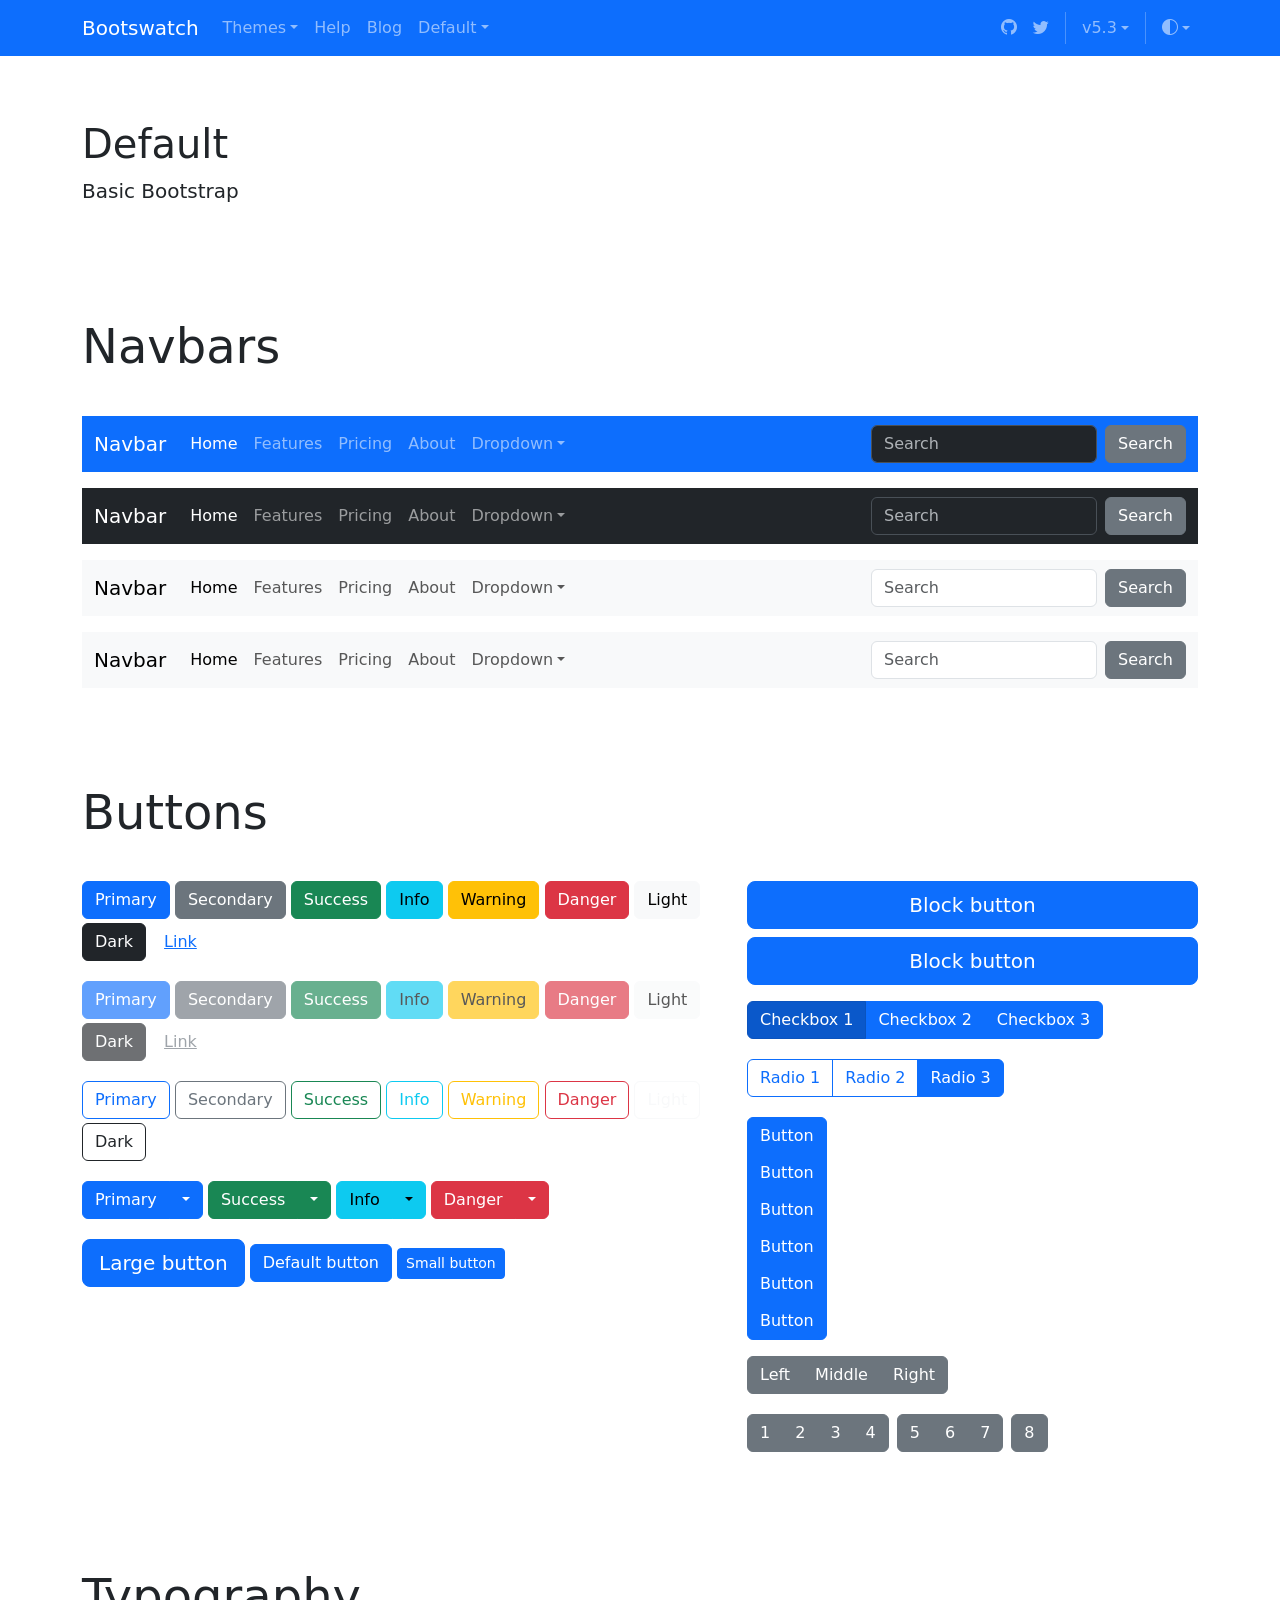
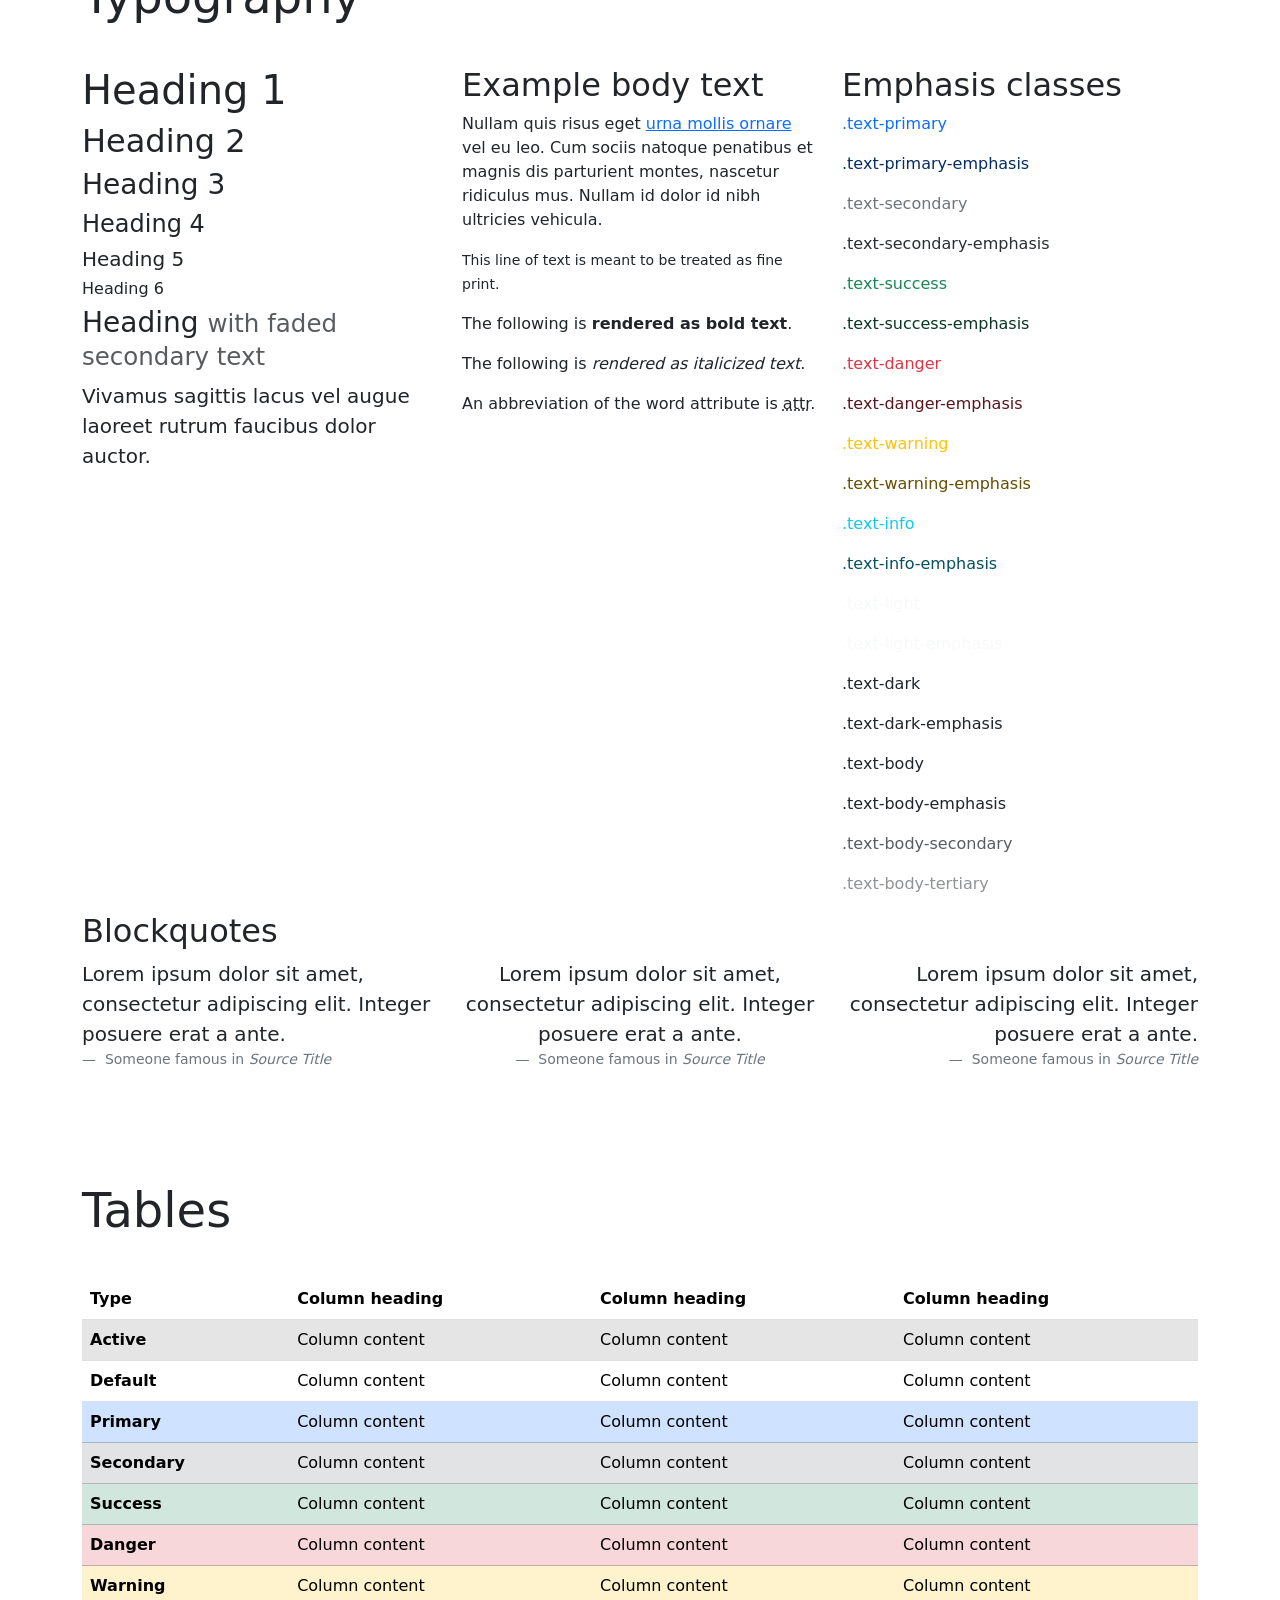
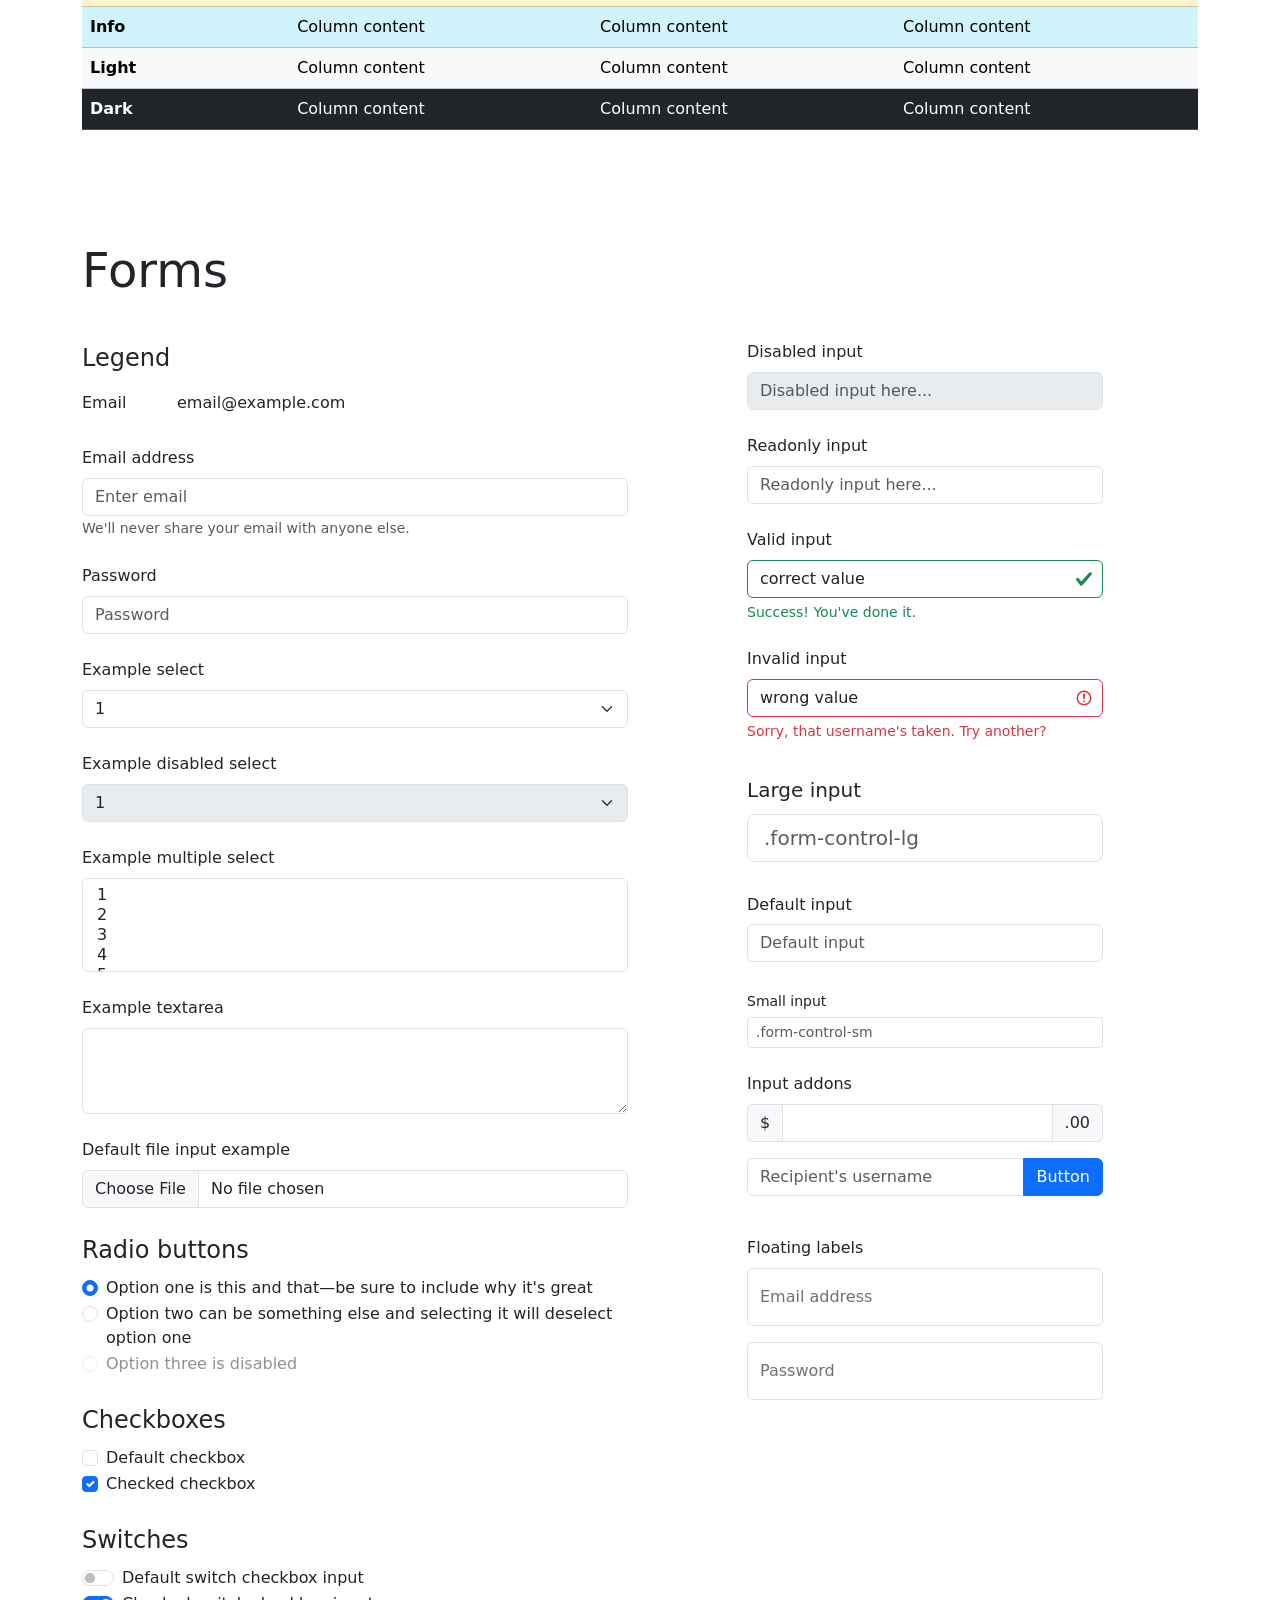
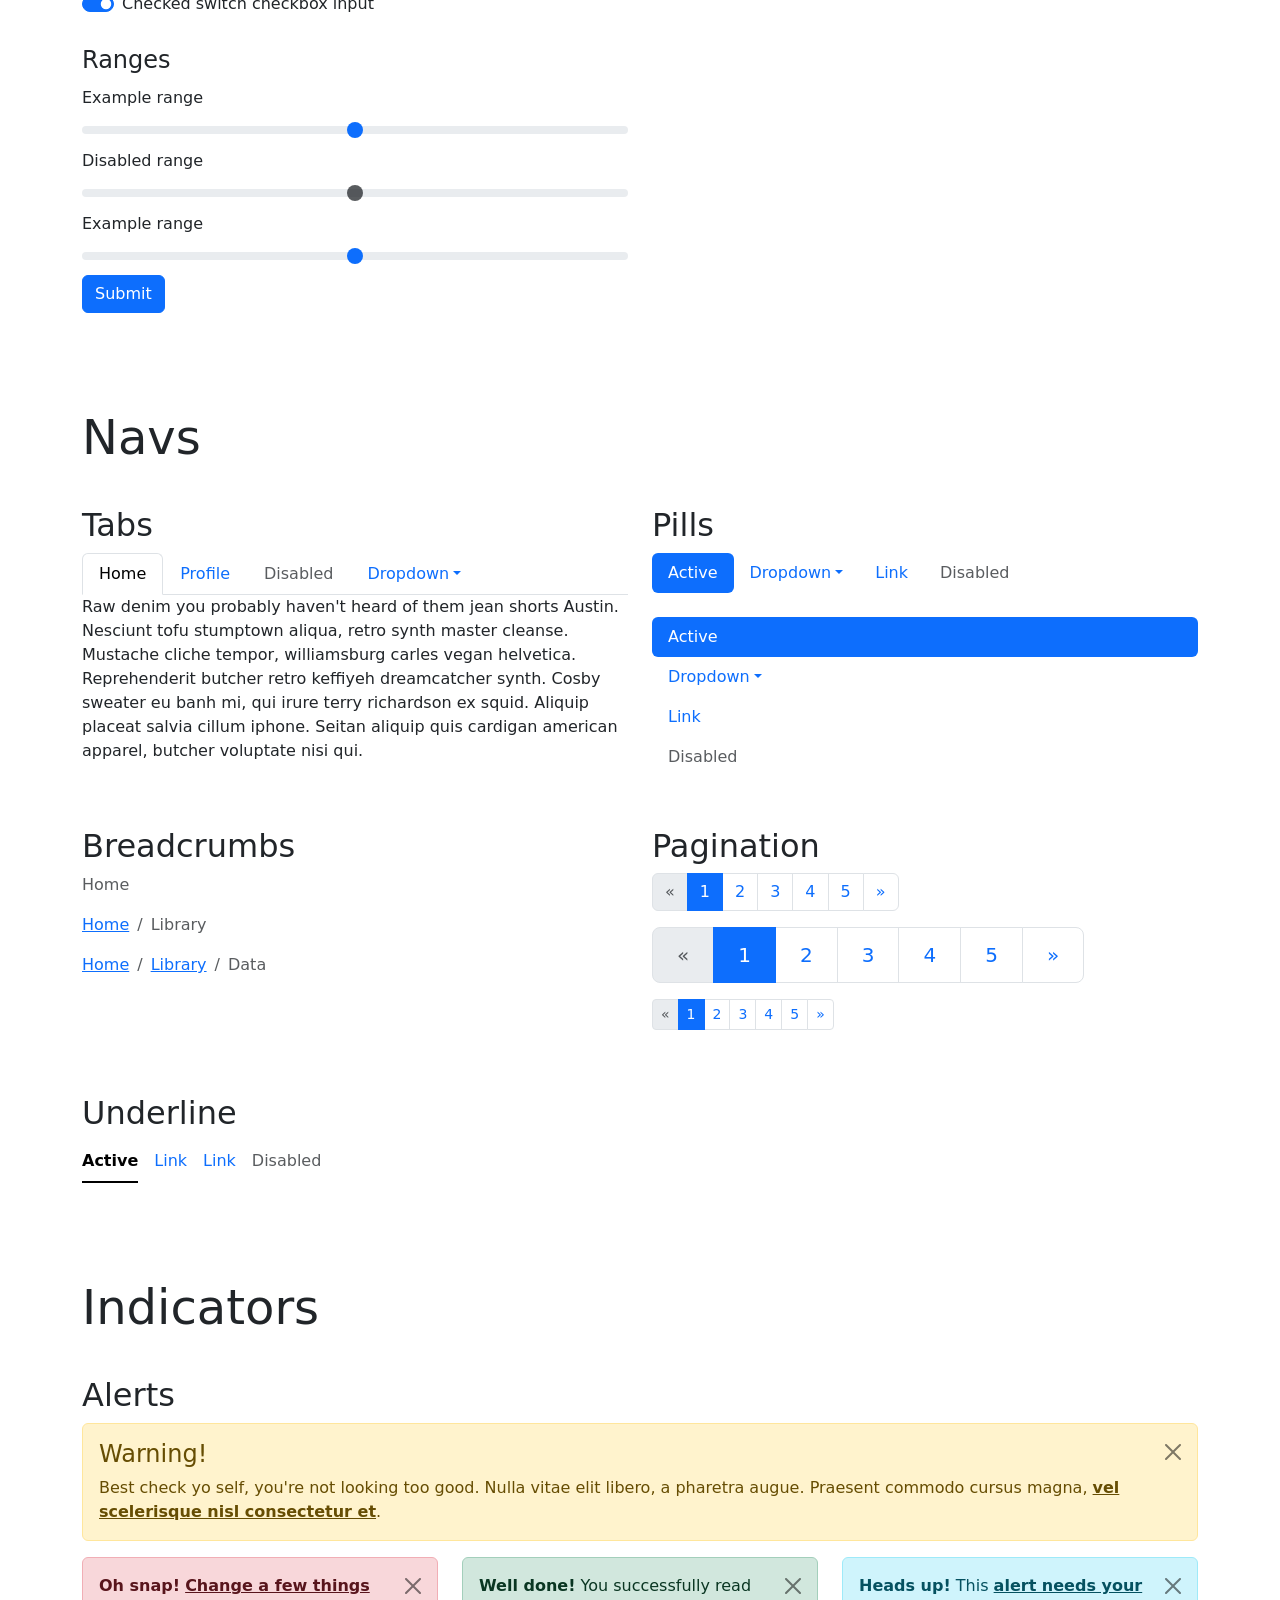
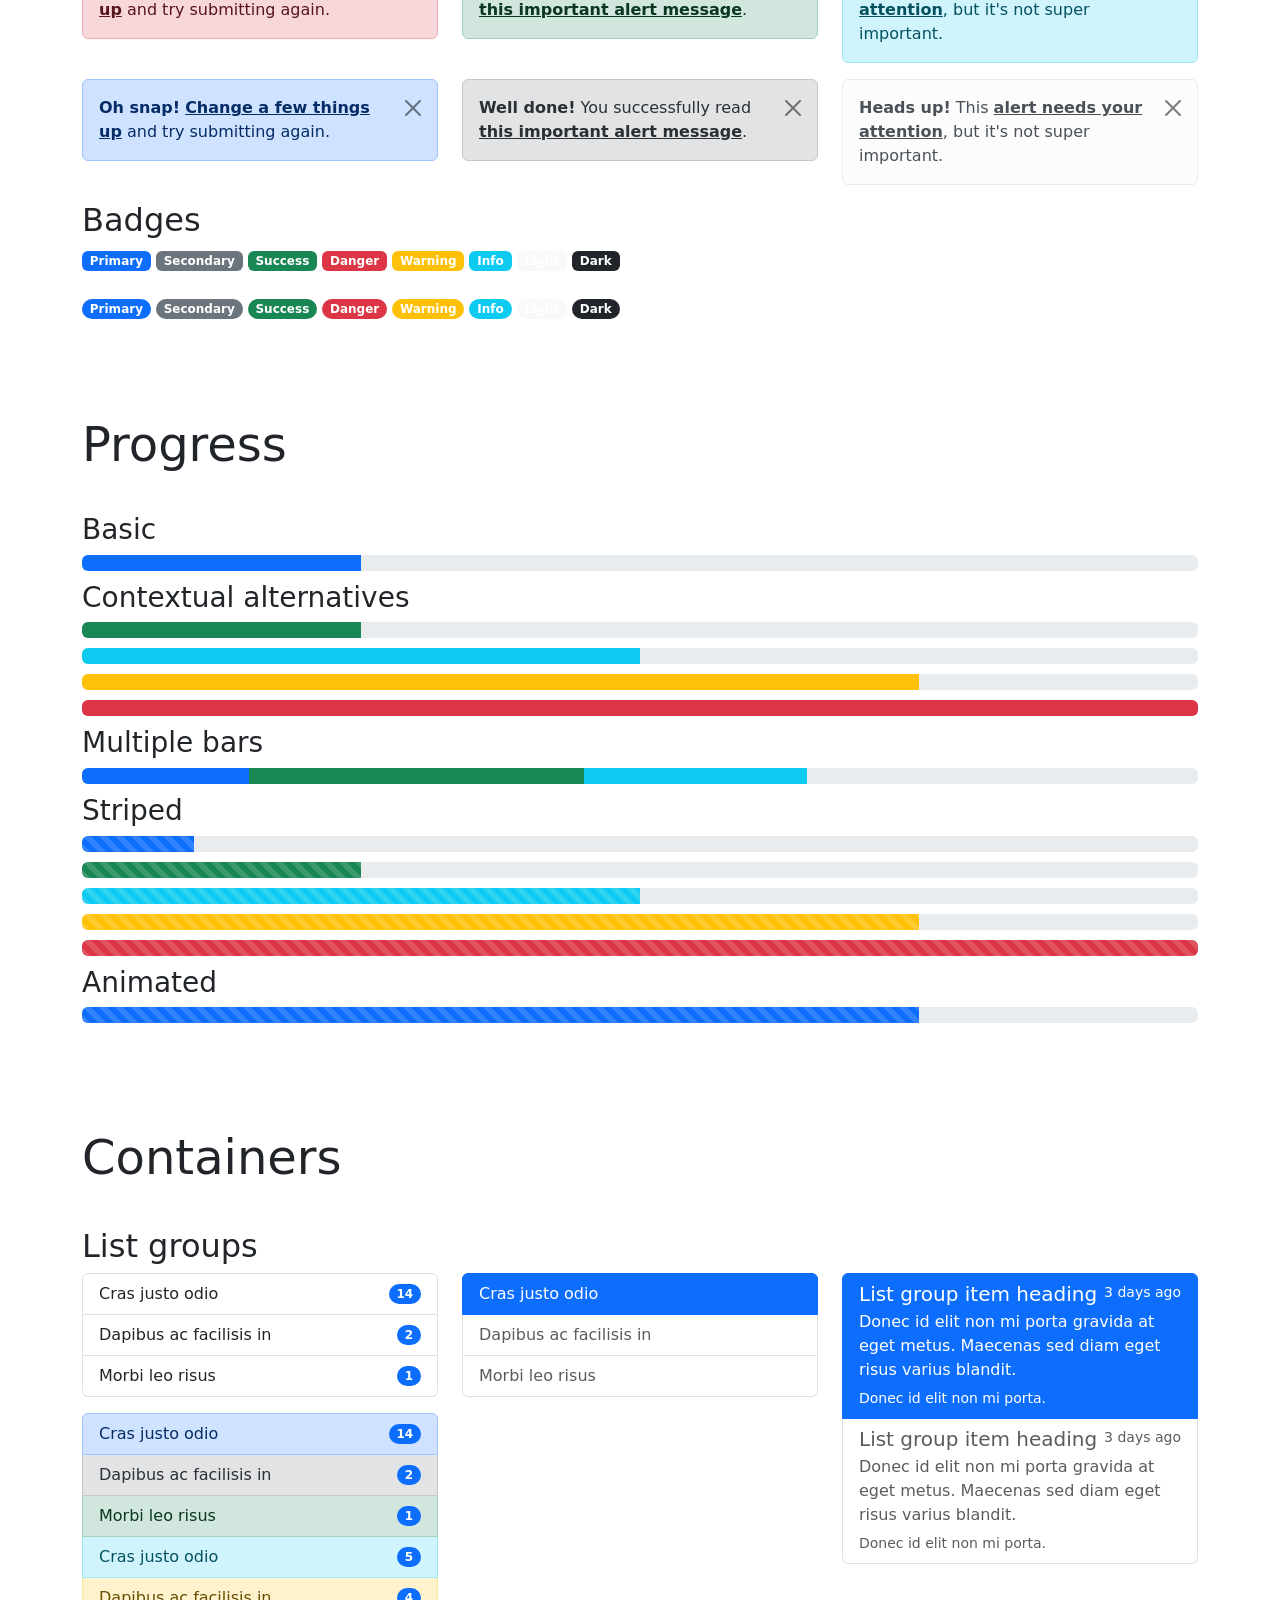
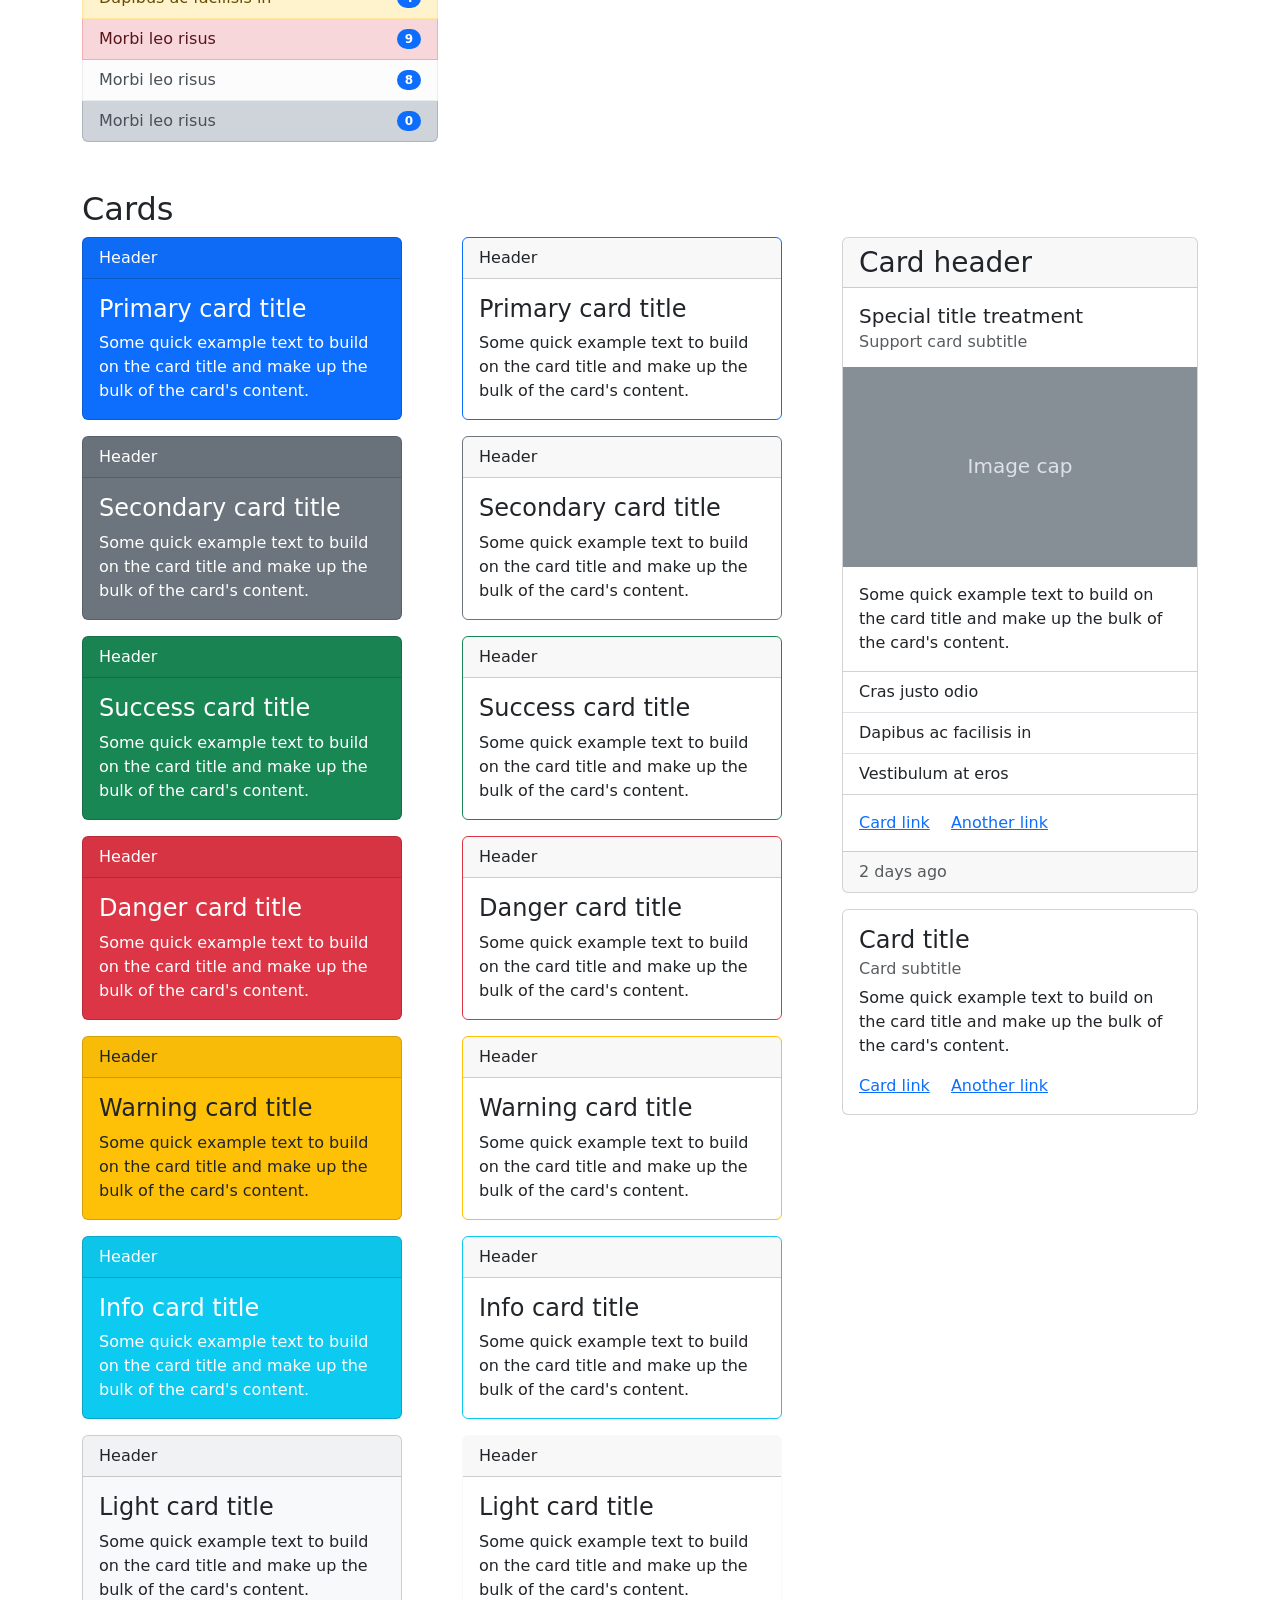
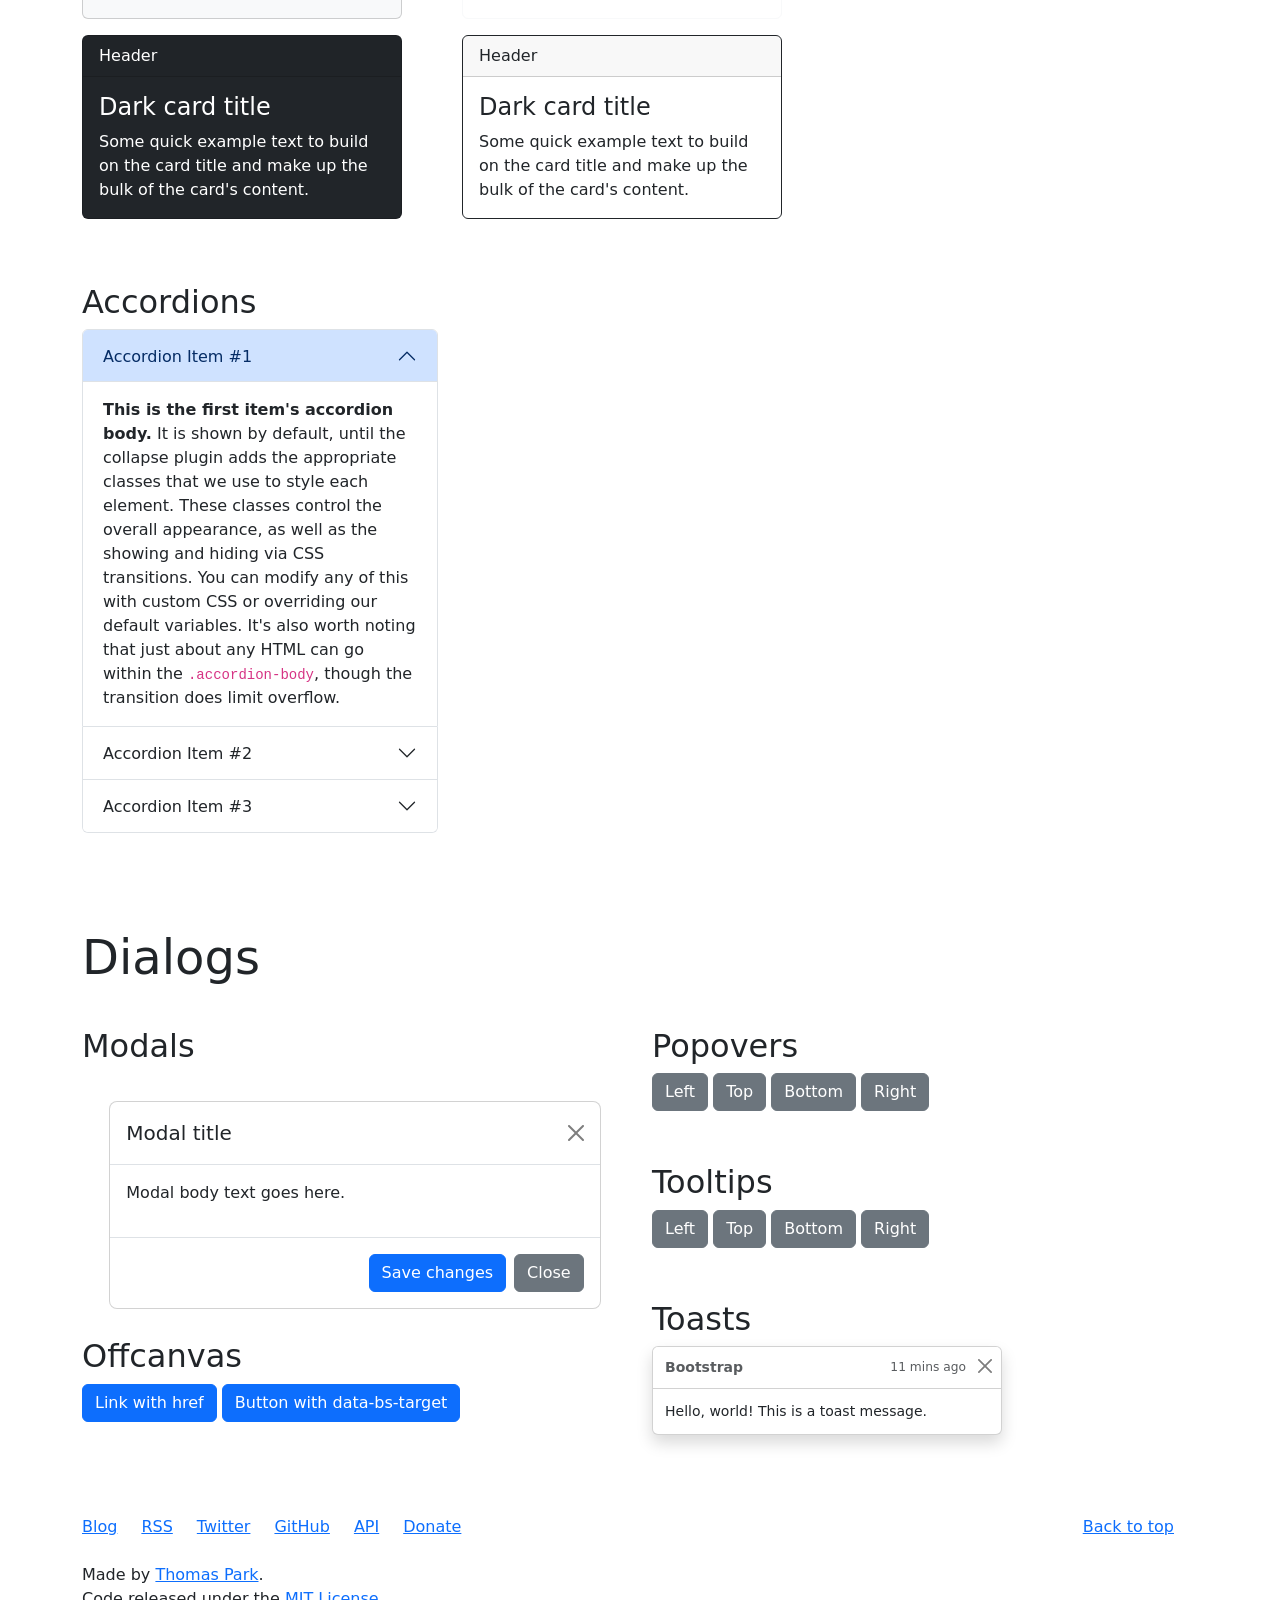
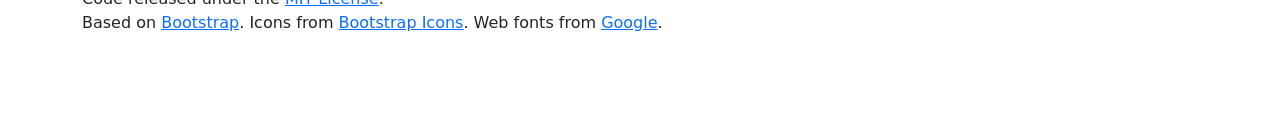
<file: bootswatch-5.3.8/docs/default/index.html>
<!DOCTYPE html>
<html lang="en">
  <head>
    <meta charset="utf-8">
    <title>Bootswatch: Default</title>
    <meta name="viewport" content="width=device-width, initial-scale=1">
    <link rel="stylesheet" href="../_vendor/bootstrap/dist/css/bootstrap.css">
    <link rel="stylesheet" href="../_vendor/bootstrap-icons/font/bootstrap-icons.min.css">
    <link rel="stylesheet" href="../_vendor/prismjs/themes/prism-okaidia.css">
    <link rel="stylesheet" href="../_assets/css/custom.min.css">
    <!-- Global Site Tag (gtag.js) - Google Analytics -->
    <script async src="https://www.googletagmanager.com/gtag/js?id=G-KGDJBEFF3W"></script>
    <script>
      window.dataLayer = window.dataLayer || [];
      function gtag(){dataLayer.push(arguments);}
      gtag('js', new Date());

      gtag('config', 'G-KGDJBEFF3W');
    </script>
  </head>
  <body>
    <div class="navbar navbar-expand-lg fixed-top bg-primary" data-bs-theme="dark">
      <div class="container">
        <a href="../" class="navbar-brand">Bootswatch</a>
        <button class="navbar-toggler" type="button" data-bs-toggle="collapse" data-bs-target="#navbarResponsive" aria-controls="navbarResponsive" aria-expanded="false" aria-label="Toggle navigation">
          <span class="navbar-toggler-icon"></span>
        </button>
        <div class="collapse navbar-collapse" id="navbarResponsive">
          <ul class="navbar-nav">
            <li class="nav-item dropdown" data-bs-theme="light">
              <a class="nav-link dropdown-toggle" data-bs-toggle="dropdown" href="#" id="themes">Themes</a>
              <div class="dropdown-menu" aria-labelledby="themes">
                <a class="dropdown-item" href="../default/">Default</a>
                <div class="dropdown-divider"></div>
                <a class="dropdown-item" href="../brite/">Brite</a>
                <a class="dropdown-item" href="../cerulean/">Cerulean</a>
                <a class="dropdown-item" href="../cosmo/">Cosmo</a>
                <a class="dropdown-item" href="../cyborg/">Cyborg</a>
                <a class="dropdown-item" href="../darkly/">Darkly</a>
                <a class="dropdown-item" href="../flatly/">Flatly</a>
                <a class="dropdown-item" href="../journal/">Journal</a>
                <a class="dropdown-item" href="../litera/">Litera</a>
                <a class="dropdown-item" href="../lumen/">Lumen</a>
                <a class="dropdown-item" href="../lux/">Lux</a>
                <a class="dropdown-item" href="../materia/">Materia</a>
                <a class="dropdown-item" href="../minty/">Minty</a>
                <a class="dropdown-item" href="../morph/">Morph</a>
                <a class="dropdown-item" href="../pulse/">Pulse</a>
                <a class="dropdown-item" href="../quartz/">Quartz</a>
                <a class="dropdown-item" href="../sandstone/">Sandstone</a>
                <a class="dropdown-item" href="../simplex/">Simplex</a>
                <a class="dropdown-item" href="../sketchy/">Sketchy</a>
                <a class="dropdown-item" href="../slate/">Slate</a>
                <a class="dropdown-item" href="../solar/">Solar</a>
                <a class="dropdown-item" href="../spacelab/">Spacelab</a>
                <a class="dropdown-item" href="../superhero/">Superhero</a>
                <a class="dropdown-item" href="../united/">United</a>
                <a class="dropdown-item" href="../vapor/">Vapor</a>
                <a class="dropdown-item" href="../versa/">Versa</a>
                <a class="dropdown-item" href="../yeti/">Yeti</a>
                <a class="dropdown-item" href="../zephyr/">Zephyr</a>
              </div>
            </li>
            <li class="nav-item">
              <a class="nav-link" href="../help/">Help</a>
            </li>
            <li class="nav-item">
              <a class="nav-link" href="https://blog.bootswatch.com/">Blog</a>
            </li>
            <li class="nav-item dropdown" data-bs-theme="light">
              <a class="nav-link dropdown-toggle" data-bs-toggle="dropdown" href="#" id="download">Default</a>
              <div class="dropdown-menu" aria-labelledby="download">
                <a class="dropdown-item" rel="noopener" target="_blank" href="https://jsfiddle.net/bootswatch/mLascy62/">Open in JSFiddle</a>
                <div class="dropdown-divider"></div>
                <a class="dropdown-item" href="../_vendor/bootstrap/dist/css/bootstrap.css" download>bootstrap.css</a>
                <a class="dropdown-item" href="../_vendor/bootstrap/dist/css/bootstrap.min.css" download>bootstrap.min.css</a>
                <div class="dropdown-divider"></div>
                <a class="dropdown-item" href="../_vendor/bootstrap/dist/css/bootstrap.rtl.css" download>bootstrap.rtl.css</a>
                <a class="dropdown-item" href="../_vendor/bootstrap/dist/css/bootstrap.rtl.min.css" download>bootstrap.rtl.min.css</a>
              </div>
            </li>
          </ul>
          <ul class="navbar-nav ms-md-auto">
            <li class="nav-item">
              <a target="_blank" rel="noopener" class="nav-link" href="https://github.com/thomaspark/bootswatch/"><i class="bi bi-github"></i><span class="d-lg-none ms-2">GitHub</span></a>
            </li>
            <li class="nav-item">
              <a target="_blank" rel="noopener" class="nav-link" href="https://twitter.com/bootswatch"><i class="bi bi-twitter"></i><span class="d-lg-none ms-2">Twitter</span></a>
            </li>
            <li class="nav-item py-2 py-lg-1 col-12 col-lg-auto">
              <div class="vr d-none d-lg-flex h-100 mx-lg-2 text-white"></div>
              <hr class="d-lg-none my-2 text-white-50">
            </li>
            <li class="nav-item dropdown" data-bs-theme="light">
              <a class="nav-link dropdown-toggle d-flex align-items-center" href="#" id="version-menu" aria-expanded="false" data-bs-toggle="dropdown" data-bs-display="static" aria-label="Toggle theme">
                <span class="d-lg-none me-2">Bootstrap </span>
                <span>v5.3</span>
              </a>
              <ul class="dropdown-menu dropdown-menu-end">
                <li>
                  <a href="https://bootswatch.com/" class="dropdown-item d-flex align-items-center justify-content-between" aria-current="true">
                    <span class="ms-2">v5.3.x</span><i class="bi bi-check"></i>
                  </a>
                </li>
                <li>
                  <a href="https://bootswatch.com/4/" class="dropdown-item d-flex align-items-center justify-content-between">
                    <span class="ms-2">v4.6.2</span>
                  </a>
                </li>
                <li>
                  <a href="https://bootswatch.com/3/" class="dropdown-item d-flex align-items-center justify-content-between">
                    <span class="ms-2">v3.4.1</span>
                  </a>
                </li>
                <li>
                  <a href="https://bootswatch.com/2/" class="dropdown-item d-flex align-items-center justify-content-between">
                    <span class="ms-2">v2.3.2</span>
                  </a>
                </li>
                <li>
                  <hr class="dropdown-divider">
                </li>
                <li>
                  <a href="https://github.com/thomaspark/bootswatch/tags" class="dropdown-item d-flex align-items-center justify-content-between">
                    <span class="ms-2">All versions</span>
                  </a>
                </li>
              </ul>
            </li>
            <li class="nav-item py-2 py-lg-1 col-12 col-lg-auto">
              <div class="vr d-none d-lg-flex h-100 mx-lg-2 text-white"></div>
              <hr class="d-lg-none my-2 text-white-50">
            </li>
            <li class="nav-item dropdown" data-bs-theme="light">
              <a class="nav-link dropdown-toggle d-flex align-items-center" href="#" id="theme-menu" aria-expanded="false" data-bs-toggle="dropdown" data-bs-display="static" aria-label="Toggle theme">
                <i class="bi bi-circle-half"></i>
                <span class="d-lg-none ms-2">Toggle theme</span>
              </a>
              <ul class="dropdown-menu dropdown-menu-end">
                <li>
                  <button type="button" class="dropdown-item d-flex align-items-center" data-bs-theme-value="light" aria-pressed="false">
                    <i class="bi bi-sun-fill"></i><span class="ms-2">Light</span>
                  </button>
                </li>
                <li>
                  <button type="button" class="dropdown-item d-flex align-items-center" data-bs-theme-value="dark" aria-pressed="true">
                    <i class="bi bi-moon-stars-fill"></i><span class="ms-2">Dark</span>
                  </button>
                </li>
              </ul>
            </li>
          </ul>
        </div>
      </div>
    </div>

    <div class="container">
      <div class="page-header" id="banner">
        <div class="row">
          <div class="col-lg-8 col-md-7 col-sm-6">
            <h1>Default</h1>
            <p class="lead">Basic Bootstrap</p>
          </div>
          <div class="col-lg-4 col-md-5 col-sm-6">
            <div class="sponsor">
              <script async src="https://cdn.carbonads.com/carbon.js?serve=CKYIE23N&placement=bootswatchcom" id="_carbonads_js"></script>
            </div>
          </div>
        </div>
      </div>

      <!-- Navbar
      ================================================== -->
      <div class="bs-docs-section clearfix">
        <div class="row">
          <div class="col-lg-12">
            <div class="page-header">
              <h1 id="navbars">Navbars</h1>
            </div>

            <div class="bs-component">
              <nav class="navbar navbar-expand-lg bg-primary" data-bs-theme="dark">
                <div class="container-fluid">
                  <a class="navbar-brand" href="#">Navbar</a>
                  <button class="navbar-toggler" type="button" data-bs-toggle="collapse" data-bs-target="#navbarColor01" aria-controls="navbarColor01" aria-expanded="false" aria-label="Toggle navigation">
                    <span class="navbar-toggler-icon"></span>
                  </button>

                  <div class="collapse navbar-collapse" id="navbarColor01">
                    <ul class="navbar-nav me-auto">
                      <li class="nav-item">
                        <a class="nav-link active" href="#">Home
                          <span class="visually-hidden">(current)</span>
                        </a>
                      </li>
                      <li class="nav-item">
                        <a class="nav-link" href="#">Features</a>
                      </li>
                      <li class="nav-item">
                        <a class="nav-link" href="#">Pricing</a>
                      </li>
                      <li class="nav-item">
                        <a class="nav-link" href="#">About</a>
                      </li>
                      <li class="nav-item dropdown">
                        <a class="nav-link dropdown-toggle" data-bs-toggle="dropdown" href="#" role="button" aria-haspopup="true" aria-expanded="false">Dropdown</a>
                        <div class="dropdown-menu">
                          <a class="dropdown-item" href="#">Action</a>
                          <a class="dropdown-item" href="#">Another action</a>
                          <a class="dropdown-item" href="#">Something else here</a>
                          <div class="dropdown-divider"></div>
                          <a class="dropdown-item" href="#">Separated link</a>
                        </div>
                      </li>
                    </ul>
                    <form class="d-flex">
                      <input class="form-control me-sm-2" type="search" placeholder="Search">
                      <button class="btn btn-secondary my-2 my-sm-0" type="submit">Search</button>
                    </form>
                  </div>
                </div>
              </nav>
            </div>

            <div class="bs-component">
              <nav class="navbar navbar-expand-lg bg-dark" data-bs-theme="dark">
                <div class="container-fluid">
                  <a class="navbar-brand" href="#">Navbar</a>
                  <button class="navbar-toggler" type="button" data-bs-toggle="collapse" data-bs-target="#navbarColor02" aria-controls="navbarColor02" aria-expanded="false" aria-label="Toggle navigation">
                    <span class="navbar-toggler-icon"></span>
                  </button>

                  <div class="collapse navbar-collapse" id="navbarColor02">
                    <ul class="navbar-nav me-auto">
                      <li class="nav-item">
                        <a class="nav-link active" href="#">Home
                          <span class="visually-hidden">(current)</span>
                        </a>
                      </li>
                      <li class="nav-item">
                        <a class="nav-link" href="#">Features</a>
                      </li>
                      <li class="nav-item">
                        <a class="nav-link" href="#">Pricing</a>
                      </li>
                      <li class="nav-item">
                        <a class="nav-link" href="#">About</a>
                      </li>
                      <li class="nav-item dropdown">
                        <a class="nav-link dropdown-toggle" data-bs-toggle="dropdown" href="#" role="button" aria-haspopup="true" aria-expanded="false">Dropdown</a>
                        <div class="dropdown-menu">
                          <a class="dropdown-item" href="#">Action</a>
                          <a class="dropdown-item" href="#">Another action</a>
                          <a class="dropdown-item" href="#">Something else here</a>
                          <div class="dropdown-divider"></div>
                          <a class="dropdown-item" href="#">Separated link</a>
                        </div>
                      </li>
                    </ul>
                    <form class="d-flex">
                      <input class="form-control me-sm-2" type="search" placeholder="Search">
                      <button class="btn btn-secondary my-2 my-sm-0" type="submit">Search</button>
                    </form>
                  </div>
                </div>
              </nav>
            </div>

            <div class="bs-component">
              <nav class="navbar navbar-expand-lg bg-light" data-bs-theme="light">
                <div class="container-fluid">
                  <a class="navbar-brand" href="#">Navbar</a>
                  <button class="navbar-toggler" type="button" data-bs-toggle="collapse" data-bs-target="#navbarColor03" aria-controls="navbarColor03" aria-expanded="false" aria-label="Toggle navigation">
                    <span class="navbar-toggler-icon"></span>
                  </button>

                  <div class="collapse navbar-collapse" id="navbarColor03">
                    <ul class="navbar-nav me-auto">
                      <li class="nav-item">
                        <a class="nav-link active" href="#">Home
                          <span class="visually-hidden">(current)</span>
                        </a>
                      </li>
                      <li class="nav-item">
                        <a class="nav-link" href="#">Features</a>
                      </li>
                      <li class="nav-item">
                        <a class="nav-link" href="#">Pricing</a>
                      </li>
                      <li class="nav-item">
                        <a class="nav-link" href="#">About</a>
                      </li>
                      <li class="nav-item dropdown">
                        <a class="nav-link dropdown-toggle" data-bs-toggle="dropdown" href="#" role="button" aria-haspopup="true" aria-expanded="false">Dropdown</a>
                        <div class="dropdown-menu">
                          <a class="dropdown-item" href="#">Action</a>
                          <a class="dropdown-item" href="#">Another action</a>
                          <a class="dropdown-item" href="#">Something else here</a>
                          <div class="dropdown-divider"></div>
                          <a class="dropdown-item" href="#">Separated link</a>
                        </div>
                      </li>
                    </ul>
                    <form class="d-flex">
                      <input class="form-control me-sm-2" type="search" placeholder="Search">
                      <button class="btn btn-secondary my-2 my-sm-0" type="submit">Search</button>
                    </form>
                  </div>
                </div>
              </nav>
            </div>

            <div class="bs-component">
              <nav class="navbar navbar-expand-lg bg-body-tertiary">
                <div class="container-fluid">
                  <a class="navbar-brand" href="#">Navbar</a>
                  <button class="navbar-toggler" type="button" data-bs-toggle="collapse" data-bs-target="#navbarColor04" aria-controls="navbarColor04" aria-expanded="false" aria-label="Toggle navigation">
                    <span class="navbar-toggler-icon"></span>
                  </button>

                  <div class="collapse navbar-collapse" id="navbarColor04">
                    <ul class="navbar-nav me-auto">
                      <li class="nav-item">
                        <a class="nav-link active" href="#">Home
                          <span class="visually-hidden">(current)</span>
                        </a>
                      </li>
                      <li class="nav-item">
                        <a class="nav-link" href="#">Features</a>
                      </li>
                      <li class="nav-item">
                        <a class="nav-link" href="#">Pricing</a>
                      </li>
                      <li class="nav-item">
                        <a class="nav-link" href="#">About</a>
                      </li>
                      <li class="nav-item dropdown">
                        <a class="nav-link dropdown-toggle" data-bs-toggle="dropdown" href="#" role="button" aria-haspopup="true" aria-expanded="false">Dropdown</a>
                        <div class="dropdown-menu">
                          <a class="dropdown-item" href="#">Action</a>
                          <a class="dropdown-item" href="#">Another action</a>
                          <a class="dropdown-item" href="#">Something else here</a>
                          <div class="dropdown-divider"></div>
                          <a class="dropdown-item" href="#">Separated link</a>
                        </div>
                      </li>
                    </ul>
                    <form class="d-flex">
                      <input class="form-control me-sm-2" type="search" placeholder="Search">
                      <button class="btn btn-secondary my-2 my-sm-0" type="submit">Search</button>
                    </form>
                  </div>
                </div>
              </nav>
            </div>

          </div>
        </div>
      </div>

      <!-- Buttons
      ================================================== -->
      <div class="bs-docs-section">
        <div class="page-header">
          <div class="row">
            <div class="col-lg-12">
              <h1 id="buttons">Buttons</h1>
            </div>
          </div>
        </div>

        <div class="row">
          <div class="col-lg-7">
            <p class="bs-component">
              <button type="button" class="btn btn-primary">Primary</button>
              <button type="button" class="btn btn-secondary">Secondary</button>
              <button type="button" class="btn btn-success">Success</button>
              <button type="button" class="btn btn-info">Info</button>
              <button type="button" class="btn btn-warning">Warning</button>
              <button type="button" class="btn btn-danger">Danger</button>
              <button type="button" class="btn btn-light">Light</button>
              <button type="button" class="btn btn-dark">Dark</button>
              <button type="button" class="btn btn-link">Link</button>
            </p>

            <p class="bs-component">
              <button type="button" class="btn btn-primary disabled">Primary</button>
              <button type="button" class="btn btn-secondary disabled">Secondary</button>
              <button type="button" class="btn btn-success disabled">Success</button>
              <button type="button" class="btn btn-info disabled">Info</button>
              <button type="button" class="btn btn-warning disabled">Warning</button>
              <button type="button" class="btn btn-danger disabled">Danger</button>
              <button type="button" class="btn btn-light disabled">Light</button>
              <button type="button" class="btn btn-dark disabled">Dark</button>
              <button type="button" class="btn btn-link disabled">Link</button>
            </p>

            <p class="bs-component">
              <button type="button" class="btn btn-outline-primary">Primary</button>
              <button type="button" class="btn btn-outline-secondary">Secondary</button>
              <button type="button" class="btn btn-outline-success">Success</button>
              <button type="button" class="btn btn-outline-info">Info</button>
              <button type="button" class="btn btn-outline-warning">Warning</button>
              <button type="button" class="btn btn-outline-danger">Danger</button>
              <button type="button" class="btn btn-outline-light">Light</button>
              <button type="button" class="btn btn-outline-dark">Dark</button>
            </p>

            <div class="bs-component">
              <div class="btn-group" role="group" aria-label="Button group with nested dropdown">
                <button type="button" class="btn btn-primary">Primary</button>
                <div class="btn-group" role="group">
                  <button id="btnGroupDrop1" type="button" class="btn btn-primary dropdown-toggle" data-bs-toggle="dropdown" aria-haspopup="true" aria-expanded="false"></button>
                  <div class="dropdown-menu" aria-labelledby="btnGroupDrop1">
                    <a class="dropdown-item" href="#">Dropdown link</a>
                    <a class="dropdown-item" href="#">Dropdown link</a>
                  </div>
                </div>
              </div>

              <div class="btn-group" role="group" aria-label="Button group with nested dropdown">
                <button type="button" class="btn btn-success">Success</button>
                <div class="btn-group" role="group">
                  <button id="btnGroupDrop2" type="button" class="btn btn-success dropdown-toggle" data-bs-toggle="dropdown" aria-haspopup="true" aria-expanded="false"></button>
                  <div class="dropdown-menu" aria-labelledby="btnGroupDrop2">
                    <a class="dropdown-item" href="#">Dropdown link</a>
                    <a class="dropdown-item" href="#">Dropdown link</a>
                  </div>
                </div>
              </div>

              <div class="btn-group" role="group" aria-label="Button group with nested dropdown">
                <button type="button" class="btn btn-info">Info</button>
                <div class="btn-group" role="group">
                  <button id="btnGroupDrop3" type="button" class="btn btn-info dropdown-toggle" data-bs-toggle="dropdown" aria-haspopup="true" aria-expanded="false"></button>
                  <div class="dropdown-menu" aria-labelledby="btnGroupDrop3">
                    <a class="dropdown-item" href="#">Dropdown link</a>
                    <a class="dropdown-item" href="#">Dropdown link</a>
                  </div>
                </div>
              </div>

              <div class="btn-group" role="group" aria-label="Button group with nested dropdown">
                <button type="button" class="btn btn-danger">Danger</button>
                <div class="btn-group" role="group">
                  <button id="btnGroupDrop4" type="button" class="btn btn-danger dropdown-toggle" data-bs-toggle="dropdown" aria-haspopup="true" aria-expanded="false"></button>
                  <div class="dropdown-menu" aria-labelledby="btnGroupDrop4">
                    <a class="dropdown-item" href="#">Dropdown link</a>
                    <a class="dropdown-item" href="#">Dropdown link</a>
                  </div>
                </div>
              </div>
            </div>

            <div class="bs-component">
              <button type="button" class="btn btn-primary btn-lg">Large button</button>
              <button type="button" class="btn btn-primary">Default button</button>
              <button type="button" class="btn btn-primary btn-sm">Small button</button>
            </div>
          </div>
          <div class="col-lg-5">
            <div class="bs-component">
              <div class="d-grid gap-2">
                <button class="btn btn-lg btn-primary" type="button">Block button</button>
                <button class="btn btn-lg btn-primary" type="button">Block button</button>
              </div>
            </div>

            <div class="bs-component mb-3">
              <div class="btn-group" role="group" aria-label="Basic checkbox toggle button group">
                <input type="checkbox" class="btn-check" id="btncheck1" checked autocomplete="off">
                <label class="btn btn-primary" for="btncheck1">Checkbox 1</label>
                <input type="checkbox" class="btn-check" id="btncheck2" autocomplete="off">
                <label class="btn btn-primary" for="btncheck2">Checkbox 2</label>
                <input type="checkbox" class="btn-check" id="btncheck3" autocomplete="off">
                <label class="btn btn-primary" for="btncheck3">Checkbox 3</label>
              </div>
            </div>

            <div class="bs-component mb-3">
              <div class="btn-group" role="group" aria-label="Basic radio toggle button group">
                <input type="radio" class="btn-check" name="btnradio" id="btnradio1" autocomplete="off" checked>
                <label class="btn btn-outline-primary" for="btnradio1">Radio 1</label>
                <input type="radio" class="btn-check" name="btnradio" id="btnradio2" autocomplete="off" checked>
                <label class="btn btn-outline-primary" for="btnradio2">Radio 2</label>
                <input type="radio" class="btn-check" name="btnradio" id="btnradio3" autocomplete="off" checked>
                <label class="btn btn-outline-primary" for="btnradio3">Radio 3</label>
              </div>
            </div>

            <div class="bs-component">
              <div class="btn-group-vertical">
                <button type="button" class="btn btn-primary">Button</button>
                <button type="button" class="btn btn-primary">Button</button>
                <button type="button" class="btn btn-primary">Button</button>
                <button type="button" class="btn btn-primary">Button</button>
                <button type="button" class="btn btn-primary">Button</button>
                <button type="button" class="btn btn-primary">Button</button>
              </div>
            </div>

            <div class="bs-component mb-3">
              <div class="btn-group" role="group" aria-label="Basic example">
                <button type="button" class="btn btn-secondary">Left</button>
                <button type="button" class="btn btn-secondary">Middle</button>
                <button type="button" class="btn btn-secondary">Right</button>
              </div>
            </div>

            <div class="bs-component mb-3">
              <div class="btn-toolbar" role="toolbar" aria-label="Toolbar with button groups">
                <div class="btn-group me-2" role="group" aria-label="First group">
                  <button type="button" class="btn btn-secondary">1</button>
                  <button type="button" class="btn btn-secondary">2</button>
                  <button type="button" class="btn btn-secondary">3</button>
                  <button type="button" class="btn btn-secondary">4</button>
                </div>
                <div class="btn-group me-2" role="group" aria-label="Second group">
                  <button type="button" class="btn btn-secondary">5</button>
                  <button type="button" class="btn btn-secondary">6</button>
                  <button type="button" class="btn btn-secondary">7</button>
                </div>
                <div class="btn-group" role="group" aria-label="Third group">
                  <button type="button" class="btn btn-secondary">8</button>
                </div>
              </div>
            </div>
          </div>
        </div>
      </div>

      <!-- Typography
      ================================================== -->
      <div class="bs-docs-section">
        <div class="row">
          <div class="col-lg-12">
            <div class="page-header">
              <h1 id="typography">Typography</h1>
            </div>
          </div>
        </div>

        <!-- Headings -->

        <div class="row">
          <div class="col-lg-4">
            <div class="bs-component">
              <h1>Heading 1</h1>
              <h2>Heading 2</h2>
              <h3>Heading 3</h3>
              <h4>Heading 4</h4>
              <h5>Heading 5</h5>
              <h6>Heading 6</h6>
              <h3>
                Heading
                <small class="text-body-secondary">with faded secondary text</small>
              </h3>
              <p class="lead">Vivamus sagittis lacus vel augue laoreet rutrum faucibus dolor auctor.</p>
            </div>
          </div>
          <div class="col-lg-4">
            <div class="bs-component">
              <h2>Example body text</h2>
              <p>Nullam quis risus eget <a href="#">urna mollis ornare</a> vel eu leo. Cum sociis natoque penatibus et magnis dis parturient montes, nascetur ridiculus mus. Nullam id dolor id nibh ultricies vehicula.</p>
              <p><small>This line of text is meant to be treated as fine print.</small></p>
              <p>The following is <strong>rendered as bold text</strong>.</p>
              <p>The following is <em>rendered as italicized text</em>.</p>
              <p>An abbreviation of the word attribute is <abbr title="attribute">attr</abbr>.</p>
            </div>
          </div>
          <div class="col-lg-4">
            <div class="bs-component">
              <h2>Emphasis classes</h2>
              <p class="text-primary">.text-primary</p>
              <p class="text-primary-emphasis">.text-primary-emphasis</p>
              <p class="text-secondary">.text-secondary</p>
              <p class="text-secondary-emphasis">.text-secondary-emphasis</p>
              <p class="text-success">.text-success</p>
              <p class="text-success-emphasis">.text-success-emphasis</p>
              <p class="text-danger">.text-danger</p>
              <p class="text-danger-emphasis">.text-danger-emphasis</p>
              <p class="text-warning">.text-warning</p>
              <p class="text-warning-emphasis">.text-warning-emphasis</p>
              <p class="text-info">.text-info</p>
              <p class="text-info-emphasis">.text-info-emphasis</p>
              <p class="text-light">.text-light</p>
              <p class="text-light">.text-light-emphasis</p>
              <p class="text-dark">.text-dark</p>
              <p class="text-dark">.text-dark-emphasis</p>
              <p class="text-body">.text-body</p>
              <p class="text-body">.text-body-emphasis</p>
              <p class="text-body-secondary">.text-body-secondary</p>
              <p class="text-body-tertiary">.text-body-tertiary</p>
            </div>
          </div>
        </div>

        <!-- Blockquotes -->

        <div class="row">
          <div class="col-lg-12">
            <h2 id="type-blockquotes">Blockquotes</h2>
          </div>
        </div>
        <div class="row">
          <div class="col-lg-4">
            <div class="bs-component">
              <figure>
                <blockquote class="blockquote">
                  <p class="mb-0">Lorem ipsum dolor sit amet, consectetur adipiscing elit. Integer posuere erat a ante.</p>
  
                </blockquote>
                <figcaption class="blockquote-footer">
                  Someone famous in <cite title="Source Title">Source Title</cite>
                </figcaption>
              </figure>
            </div>
          </div>
          <div class="col-lg-4">
            <div class="bs-component">
              <figure class="text-center">
                <blockquote class="blockquote">
                  <p class="mb-0">Lorem ipsum dolor sit amet, consectetur adipiscing elit. Integer posuere erat a ante.</p>
  
                </blockquote>
                <figcaption class="blockquote-footer">
                  Someone famous in <cite title="Source Title">Source Title</cite>
                </figcaption>
              </figure>
            </div>
          </div>
          <div class="col-lg-4">
            <div class="bs-component">
              <figure class="text-end">
                <blockquote class="blockquote">
                  <p class="mb-0">Lorem ipsum dolor sit amet, consectetur adipiscing elit. Integer posuere erat a ante.</p>
  
                </blockquote>
                <figcaption class="blockquote-footer">
                  Someone famous in <cite title="Source Title">Source Title</cite>
                </figcaption>
              </figure>
            </div>
          </div>
        </div>
      </div>

      <!-- Tables
      ================================================== -->
      <div class="bs-docs-section">
        <div class="row">
          <div class="col-lg-12">
            <div class="page-header">
              <h1 id="tables">Tables</h1>
            </div>

            <div class="bs-component">
              <table class="table table-hover">
                <thead>
                  <tr>
                    <th scope="col">Type</th>
                    <th scope="col">Column heading</th>
                    <th scope="col">Column heading</th>
                    <th scope="col">Column heading</th>
                  </tr>
                </thead>
                <tbody>
                  <tr class="table-active">
                    <th scope="row">Active</th>
                    <td>Column content</td>
                    <td>Column content</td>
                    <td>Column content</td>
                  </tr>
                  <tr>
                    <th scope="row">Default</th>
                    <td>Column content</td>
                    <td>Column content</td>
                    <td>Column content</td>
                  </tr>
                  <tr class="table-primary">
                    <th scope="row">Primary</th>
                    <td>Column content</td>
                    <td>Column content</td>
                    <td>Column content</td>
                  </tr>
                  <tr class="table-secondary">
                    <th scope="row">Secondary</th>
                    <td>Column content</td>
                    <td>Column content</td>
                    <td>Column content</td>
                  </tr>
                  <tr class="table-success">
                    <th scope="row">Success</th>
                    <td>Column content</td>
                    <td>Column content</td>
                    <td>Column content</td>
                  </tr>
                  <tr class="table-danger">
                    <th scope="row">Danger</th>
                    <td>Column content</td>
                    <td>Column content</td>
                    <td>Column content</td>
                  </tr>
                  <tr class="table-warning">
                    <th scope="row">Warning</th>
                    <td>Column content</td>
                    <td>Column content</td>
                    <td>Column content</td>
                  </tr>
                  <tr class="table-info">
                    <th scope="row">Info</th>
                    <td>Column content</td>
                    <td>Column content</td>
                    <td>Column content</td>
                  </tr>
                  <tr class="table-light">
                    <th scope="row">Light</th>
                    <td>Column content</td>
                    <td>Column content</td>
                    <td>Column content</td>
                  </tr>
                  <tr class="table-dark">
                    <th scope="row">Dark</th>
                    <td>Column content</td>
                    <td>Column content</td>
                    <td>Column content</td>
                  </tr>
                </tbody>
              </table>
            </div><!-- /example -->
          </div>
        </div>
      </div>

      <!-- Forms
      ================================================== -->
      <div class="bs-docs-section">
        <div class="row">
          <div class="col-lg-12">
            <div class="page-header">
              <h1 id="forms">Forms</h1>
            </div>
          </div>
        </div>

        <div class="row">
          <div class="col-lg-6">
            <div class="bs-component">
              <form>
                <fieldset>
                  <legend>Legend</legend>
                  <div class="row">
                    <label for="staticEmail" class="col-sm-2 col-form-label">Email</label>
                    <div class="col-sm-10">
                      <input type="text" readonly class="form-control-plaintext" id="staticEmail" value="email@example.com">
                    </div>
                  </div>
                  <div>
                    <label for="exampleInputEmail1" class="form-label mt-4">Email address</label>
                    <input type="email" class="form-control" id="exampleInputEmail1" aria-describedby="emailHelp" placeholder="Enter email">
                    <small id="emailHelp" class="form-text text-muted">We'll never share your email with anyone else.</small>
                  </div>
                  <div>
                    <label for="exampleInputPassword1" class="form-label mt-4">Password</label>
                    <input type="password" class="form-control" id="exampleInputPassword1" placeholder="Password" autocomplete="off">
                  </div>
                  <div>
                    <label for="exampleSelect1" class="form-label mt-4">Example select</label>
                    <select class="form-select" id="exampleSelect1">
                      <option>1</option>
                      <option>2</option>
                      <option>3</option>
                      <option>4</option>
                      <option>5</option>
                    </select>
                  </div>
                  <div>
                    <label for="exampleSelect1" class="form-label mt-4">Example disabled select</label>
                    <select class="form-select" id="exampleDisabledSelect1" disabled>
                      <option>1</option>
                      <option>2</option>
                      <option>3</option>
                      <option>4</option>
                      <option>5</option>
                    </select>
                  </div>
                  <div>
                    <label for="exampleSelect2" class="form-label mt-4">Example multiple select</label>
                    <select multiple class="form-select" id="exampleSelect2">
                      <option>1</option>
                      <option>2</option>
                      <option>3</option>
                      <option>4</option>
                      <option>5</option>
                    </select>
                  </div>
                  <div>
                    <label for="exampleTextarea" class="form-label mt-4">Example textarea</label>
                    <textarea class="form-control" id="exampleTextarea" rows="3"></textarea>
                  </div>
                  <div>
                    <label for="formFile" class="form-label mt-4">Default file input example</label>
                    <input class="form-control" type="file" id="formFile">
                  </div>
                  <fieldset>
                    <legend class="mt-4">Radio buttons</legend>
                    <div class="form-check">
                      <input class="form-check-input" type="radio" name="optionsRadios" id="optionsRadios1" value="option1" checked>
                      <label class="form-check-label" for="optionsRadios1">
                        Option one is this and that&mdash;be sure to include why it's great
                      </label>
                    </div>
                    <div class="form-check">
                      <input class="form-check-input" type="radio" name="optionsRadios" id="optionsRadios2" value="option2">
                      <label class="form-check-label" for="optionsRadios2">
                        Option two can be something else and selecting it will deselect option one
                      </label>
                    </div>
                    <div class="form-check disabled">
                      <input class="form-check-input" type="radio" name="optionsRadios" id="optionsRadios3" value="option3" disabled>
                      <label class="form-check-label" for="optionsRadios3">
                        Option three is disabled
                      </label>
                    </div>
                  </fieldset>
                  <fieldset>
                    <legend class="mt-4">Checkboxes</legend>
                    <div class="form-check">
                      <input class="form-check-input" type="checkbox" value="" id="flexCheckDefault">
                      <label class="form-check-label" for="flexCheckDefault">
                        Default checkbox
                      </label>
                    </div>
                    <div class="form-check">
                      <input class="form-check-input" type="checkbox" value="" id="flexCheckChecked" checked>
                      <label class="form-check-label" for="flexCheckChecked">
                        Checked checkbox
                      </label>
                    </div>
                  </fieldset>
                  <fieldset>
                    <legend class="mt-4">Switches</legend>
                    <div class="form-check form-switch">
                      <input class="form-check-input" type="checkbox" id="flexSwitchCheckDefault">
                      <label class="form-check-label" for="flexSwitchCheckDefault">Default switch checkbox input</label>
                    </div>
                    <div class="form-check form-switch">
                      <input class="form-check-input" type="checkbox" id="flexSwitchCheckChecked" checked>
                      <label class="form-check-label" for="flexSwitchCheckChecked">Checked switch checkbox input</label>
                    </div>
                  </fieldset>
                  <fieldset>
                    <legend class="mt-4">Ranges</legend>
                      <label for="customRange1" class="form-label">Example range</label>
                      <input type="range" class="form-range" id="customRange1">
                      <label for="disabledRange" class="form-label">Disabled range</label>
                      <input type="range" class="form-range" id="disabledRange" disabled>
                      <label for="customRange3" class="form-label">Example range</label>
                      <input type="range" class="form-range" min="0" max="5" step="0.5" id="customRange3">
                  </fieldset>
                  <button type="submit" class="btn btn-primary">Submit</button>
                </fieldset>
              </form>
            </div>
          </div>
          <div class="col-lg-4 offset-lg-1">
            <form class="bs-component">
              <div>
                <fieldset disabled>
                  <label class="form-label" for="disabledInput">Disabled input</label>
                  <input class="form-control" id="disabledInput" type="text" placeholder="Disabled input here..." disabled>
                </fieldset>
              </div>

              <div>
                <fieldset>
                  <label class="form-label mt-4" for="readOnlyInput">Readonly input</label>
                  <input class="form-control" id="readOnlyInput" type="text" placeholder="Readonly input here..." readonly>
                </fieldset>
              </div>

              <div class="has-success">
                <label class="form-label mt-4" for="inputValid">Valid input</label>
                <input type="text" value="correct value" class="form-control is-valid" id="inputValid">
                <div class="valid-feedback">Success! You've done it.</div>
              </div>

              <div class="has-danger">
                <label class="form-label mt-4" for="inputInvalid">Invalid input</label>
                <input type="text" value="wrong value" class="form-control is-invalid" id="inputInvalid">
                <div class="invalid-feedback">Sorry, that username's taken. Try another?</div>
              </div>

              <div>
                <label class="col-form-label col-form-label-lg mt-4" for="inputLarge">Large input</label>
                <input class="form-control form-control-lg" type="text" placeholder=".form-control-lg" id="inputLarge">
              </div>

              <div>
                <label class="col-form-label mt-4" for="inputDefault">Default input</label>
                <input type="text" class="form-control" placeholder="Default input" id="inputDefault">
              </div>

              <div>
                <label class="col-form-label col-form-label-sm mt-4" for="inputSmall">Small input</label>
                <input class="form-control form-control-sm" type="text" placeholder=".form-control-sm" id="inputSmall">
              </div>

              <div>
                <label class="form-label mt-4">Input addons</label>
                <div>
                  <div class="input-group mb-3">
                    <span class="input-group-text">$</span>
                    <input type="text" class="form-control" aria-label="Amount (to the nearest dollar)">
                    <span class="input-group-text">.00</span>
                  </div>
                  <div class="input-group mb-3">
                    <input type="text" class="form-control" placeholder="Recipient's username" aria-label="Recipient's username" aria-describedby="button-addon2">
                    <button class="btn btn-primary" type="button" id="button-addon2">Button</button>
                  </div>
                </div>
              </div>

              <div>
                <label class="form-label mt-4">Floating labels</label>
                <div class="form-floating mb-3">
                  <input type="email" class="form-control" id="floatingInput" placeholder="name@example.com">
                  <label for="floatingInput">Email address</label>
                </div>
                <div class="form-floating">
                  <input type="password" class="form-control" id="floatingPassword" placeholder="Password" autocomplete="off">
                  <label for="floatingPassword">Password</label>
                </div>
              </div>
            </form>

          </div>
        </div>
      </div>

      <!-- Navs
      ================================================== -->
      <div class="bs-docs-section">
        <div class="row">
          <div class="col-lg-12">
            <div class="page-header">
              <h1 id="navs">Navs</h1>
            </div>
          </div>
        </div>

        <div class="row mb-5">
          <div class="col-lg-6">
            <h2 id="nav-tabs">Tabs</h2>
            <div class="bs-component">
              <ul class="nav nav-tabs">
                <li class="nav-item">
                  <a class="nav-link active" data-bs-toggle="tab" href="#home">Home</a>
                </li>
                <li class="nav-item">
                  <a class="nav-link" data-bs-toggle="tab" href="#profile">Profile</a>
                </li>
                <li class="nav-item">
                  <a class="nav-link disabled" href="#">Disabled</a>
                </li>
                <li class="nav-item dropdown">
                  <a class="nav-link dropdown-toggle" data-bs-toggle="dropdown" href="#" role="button" aria-haspopup="true" aria-expanded="false">Dropdown</a>
                  <div class="dropdown-menu">
                    <h6 class="dropdown-header">Dropdown header</h6>
                    <a class="dropdown-item" href="#">Action</a>
                    <a class="dropdown-item" href="#">Another action</a>
                    <a class="dropdown-item" href="#">Something else here</a>
                    <div class="dropdown-divider"></div>
                    <a class="dropdown-item" href="#">Separated link</a>
                  </div>
                </li>
              </ul>
              <div id="myTabContent" class="tab-content">
                <div class="tab-pane fade show active" id="home">
                  <p>Raw denim you probably haven't heard of them jean shorts Austin. Nesciunt tofu stumptown aliqua, retro synth master cleanse. Mustache cliche tempor, williamsburg carles vegan helvetica. Reprehenderit butcher retro keffiyeh dreamcatcher synth. Cosby sweater eu banh mi, qui irure terry richardson ex squid. Aliquip placeat salvia cillum iphone. Seitan aliquip quis cardigan american apparel, butcher voluptate nisi qui.</p>
                </div>
                <div class="tab-pane fade" id="profile">
                  <p>Food truck fixie locavore, accusamus mcsweeney's marfa nulla single-origin coffee squid. Exercitation +1 labore velit, blog sartorial PBR leggings next level wes anderson artisan four loko farm-to-table craft beer twee. Qui photo booth letterpress, commodo enim craft beer mlkshk aliquip jean shorts ullamco ad vinyl cillum PBR. Homo nostrud organic, assumenda labore aesthetic magna delectus mollit.</p>
                </div>
                <div class="tab-pane fade" id="dropdown1">
                  <p>Etsy mixtape wayfarers, ethical wes anderson tofu before they sold out mcsweeney's organic lomo retro fanny pack lo-fi farm-to-table readymade. Messenger bag gentrify pitchfork tattooed craft beer, iphone skateboard locavore carles etsy salvia banksy hoodie helvetica. DIY synth PBR banksy irony. Leggings gentrify squid 8-bit cred pitchfork.</p>
                </div>
                <div class="tab-pane fade" id="dropdown2">
                  <p>Trust fund seitan letterpress, keytar raw denim keffiyeh etsy art party before they sold out master cleanse gluten-free squid scenester freegan cosby sweater. Fanny pack portland seitan DIY, art party locavore wolf cliche high life echo park Austin. Cred vinyl keffiyeh DIY salvia PBR, banh mi before they sold out farm-to-table VHS viral locavore cosby sweater.</p>
                </div>
              </div>
            </div>
          </div>

          <div class="col-lg-6">
            <h2 id="nav-pills">Pills</h2>
            <div class="bs-component">
              <ul class="nav nav-pills">
                <li class="nav-item">
                  <a class="nav-link active" href="#">Active</a>
                </li>
                <li class="nav-item dropdown">
                  <a class="nav-link dropdown-toggle" data-bs-toggle="dropdown" href="#" role="button" aria-haspopup="true" aria-expanded="false">Dropdown</a>
                  <div class="dropdown-menu">
                    <h6 class="dropdown-header">Dropdown header</h6>
                    <a class="dropdown-item" href="#">Action</a>
                    <a class="dropdown-item" href="#">Another action</a>
                    <a class="dropdown-item" href="#">Something else here</a>
                    <div class="dropdown-divider"></div>
                    <a class="dropdown-item" href="#">Separated link</a>
                  </div>
                </li>
                <li class="nav-item">
                  <a class="nav-link" href="#">Link</a>
                </li>
                <li class="nav-item">
                  <a class="nav-link disabled" href="#">Disabled</a>
                </li>
              </ul>
            </div>
            <br>
            <div class="bs-component">
              <ul class="nav nav-pills flex-column">
                <li class="nav-item">
                  <a class="nav-link active" href="#">Active</a>
                </li>
                <li class="nav-item dropdown">
                  <a class="nav-link dropdown-toggle" data-bs-toggle="dropdown" href="#" role="button" aria-haspopup="true" aria-expanded="false">Dropdown</a>
                  <div class="dropdown-menu">
                    <h6 class="dropdown-header">Dropdown header</h6>
                    <a class="dropdown-item" href="#">Action</a>
                    <a class="dropdown-item" href="#">Another action</a>
                    <a class="dropdown-item" href="#">Something else here</a>
                    <div class="dropdown-divider"></div>
                    <a class="dropdown-item" href="#">Separated link</a>
                  </div>
                </li>
                <li class="nav-item">
                  <a class="nav-link" href="#">Link</a>
                </li>
                <li class="nav-item">
                  <a class="nav-link disabled" href="#">Disabled</a>
                </li>
              </ul>
            </div>
          </div>
        </div>

        <div class="row mb-5">
          <div class="col-lg-6">
            <h2 id="nav-breadcrumbs">Breadcrumbs</h2>
            <div class="bs-component">
              <ol class="breadcrumb">
                <li class="breadcrumb-item active">Home</li>
              </ol>
              <ol class="breadcrumb">
                <li class="breadcrumb-item"><a href="#">Home</a></li>
                <li class="breadcrumb-item active">Library</li>
              </ol>
              <ol class="breadcrumb">
                <li class="breadcrumb-item"><a href="#">Home</a></li>
                <li class="breadcrumb-item"><a href="#">Library</a></li>
                <li class="breadcrumb-item active">Data</li>
              </ol>
            </div>
          </div>

          <div class="col-lg-6">
            <h2 id="pagination">Pagination</h2>
            <div class="bs-component">
              <div>
                <ul class="pagination">
                  <li class="page-item disabled">
                    <a class="page-link" href="#">&laquo;</a>
                  </li>
                  <li class="page-item active">
                    <a class="page-link" href="#">1</a>
                  </li>
                  <li class="page-item">
                    <a class="page-link" href="#">2</a>
                  </li>
                  <li class="page-item">
                    <a class="page-link" href="#">3</a>
                  </li>
                  <li class="page-item">
                    <a class="page-link" href="#">4</a>
                  </li>
                  <li class="page-item">
                    <a class="page-link" href="#">5</a>
                  </li>
                  <li class="page-item">
                    <a class="page-link" href="#">&raquo;</a>
                  </li>
                </ul>
              </div>

              <div>
                <ul class="pagination pagination-lg">
                  <li class="page-item disabled">
                    <a class="page-link" href="#">&laquo;</a>
                  </li>
                  <li class="page-item active">
                    <a class="page-link" href="#">1</a>
                  </li>
                  <li class="page-item">
                    <a class="page-link" href="#">2</a>
                  </li>
                  <li class="page-item">
                    <a class="page-link" href="#">3</a>
                  </li>
                  <li class="page-item">
                    <a class="page-link" href="#">4</a>
                  </li>
                  <li class="page-item">
                    <a class="page-link" href="#">5</a>
                  </li>
                  <li class="page-item">
                    <a class="page-link" href="#">&raquo;</a>
                  </li>
                </ul>
              </div>

              <div>
                <ul class="pagination pagination-sm">
                  <li class="page-item disabled">
                    <a class="page-link" href="#">&laquo;</a>
                  </li>
                  <li class="page-item active">
                    <a class="page-link" href="#">1</a>
                  </li>
                  <li class="page-item">
                    <a class="page-link" href="#">2</a>
                  </li>
                  <li class="page-item">
                    <a class="page-link" href="#">3</a>
                  </li>
                  <li class="page-item">
                    <a class="page-link" href="#">4</a>
                  </li>
                  <li class="page-item">
                    <a class="page-link" href="#">5</a>
                  </li>
                  <li class="page-item">
                    <a class="page-link" href="#">&raquo;</a>
                  </li>
                </ul>
              </div>
            </div>
          </div>
        </div>

        <div class="row">
          <div class="col-lg-6">
            <h2 id="nav-underline">Underline</h2>
            <div class="bs-component">
              <ul class="nav nav-underline">
                <li class="nav-item">
                  <a class="nav-link active" aria-current="page" href="#">Active</a>
                </li>
                <li class="nav-item">
                  <a class="nav-link" href="#">Link</a>
                </li>
                <li class="nav-item">
                  <a class="nav-link" href="#">Link</a>
                </li>
                <li class="nav-item">
                  <a class="nav-link disabled" aria-disabled="true">Disabled</a>
                </li>
              </ul>
            </div>
          </div>
        </div>

      </div>

      <!-- Indicators
      ================================================== -->
      <div class="bs-docs-section">
        <div class="row">
          <div class="col-lg-12">
            <div class="page-header">
              <h1 id="indicators">Indicators</h1>
            </div>
          </div>
        </div>

        <div class="row">
          <div class="col-lg-12">
            <h2>Alerts</h2>
            <div class="bs-component">
              <div class="alert alert-dismissible alert-warning">
                <button type="button" class="btn-close" data-bs-dismiss="alert"></button>
                <h4 class="alert-heading">Warning!</h4>
                <p class="mb-0">Best check yo self, you're not looking too good. Nulla vitae elit libero, a pharetra augue. Praesent commodo cursus magna, <a href="#" class="alert-link">vel scelerisque nisl consectetur et</a>.</p>
              </div>
            </div>
          </div>
        </div>
        <div class="row">
          <div class="col-lg-4">
            <div class="bs-component">
              <div class="alert alert-dismissible alert-danger">
                <button type="button" class="btn-close" data-bs-dismiss="alert"></button>
                <strong>Oh snap!</strong> <a href="#" class="alert-link">Change a few things up</a> and try submitting again.
              </div>
            </div>
          </div>
          <div class="col-lg-4">
            <div class="bs-component">
              <div class="alert alert-dismissible alert-success">
                <button type="button" class="btn-close" data-bs-dismiss="alert"></button>
                <strong>Well done!</strong> You successfully read <a href="#" class="alert-link">this important alert message</a>.
              </div>
            </div>
          </div>
          <div class="col-lg-4">
            <div class="bs-component">
              <div class="alert alert-dismissible alert-info">
                <button type="button" class="btn-close" data-bs-dismiss="alert"></button>
                <strong>Heads up!</strong> This <a href="#" class="alert-link">alert needs your attention</a>, but it's not super important.
              </div>
            </div>
          </div>
        </div>
        <div class="row">
          <div class="col-lg-4">
            <div class="bs-component">
              <div class="alert alert-dismissible alert-primary">
                <button type="button" class="btn-close" data-bs-dismiss="alert"></button>
                <strong>Oh snap!</strong> <a href="#" class="alert-link">Change a few things up</a> and try submitting again.
              </div>
            </div>
          </div>
          <div class="col-lg-4">
            <div class="bs-component">
              <div class="alert alert-dismissible alert-secondary">
                <button type="button" class="btn-close" data-bs-dismiss="alert"></button>
                <strong>Well done!</strong> You successfully read <a href="#" class="alert-link">this important alert message</a>.
              </div>
            </div>
          </div>
          <div class="col-lg-4">
            <div class="bs-component">
              <div class="alert alert-dismissible alert-light">
                <button type="button" class="btn-close" data-bs-dismiss="alert"></button>
                <strong>Heads up!</strong> This <a href="#" class="alert-link">alert needs your attention</a>, but it's not super important.
              </div>
            </div>
          </div>
        </div>
        <div>
          <h2>Badges</h2>
          <div class="bs-component mb-4">
            <span class="badge bg-primary">Primary</span>
            <span class="badge bg-secondary">Secondary</span>
            <span class="badge bg-success">Success</span>
            <span class="badge bg-danger">Danger</span>
            <span class="badge bg-warning">Warning</span>
            <span class="badge bg-info">Info</span>
            <span class="badge bg-light">Light</span>
            <span class="badge bg-dark">Dark</span>
          </div>
          <div class="bs-component">
            <span class="badge rounded-pill bg-primary">Primary</span>
            <span class="badge rounded-pill bg-secondary">Secondary</span>
            <span class="badge rounded-pill bg-success">Success</span>
            <span class="badge rounded-pill bg-danger">Danger</span>
            <span class="badge rounded-pill bg-warning">Warning</span>
            <span class="badge rounded-pill bg-info">Info</span>
            <span class="badge rounded-pill bg-light">Light</span>
            <span class="badge rounded-pill bg-dark">Dark</span>
          </div>
        </div>
      </div>

      <!-- Progress
      ================================================== -->
      <div class="bs-docs-section">
        <div class="row">
          <div class="col-lg-12">
            <div class="page-header">
              <h1 id="progress">Progress</h1>
            </div>

            <h3 id="progress-basic">Basic</h3>
            <div class="bs-component">
              <div class="progress">
                <div class="progress-bar" role="progressbar" style="width: 25%;" aria-valuenow="25" aria-valuemin="0" aria-valuemax="100"></div>
              </div>
            </div>

            <h3 id="progress-alternatives">Contextual alternatives</h3>
            <div class="bs-component">
              <div class="progress">
                <div class="progress-bar bg-success" role="progressbar" style="width: 25%;" aria-valuenow="25" aria-valuemin="0" aria-valuemax="100"></div>
              </div>
              <div class="progress">
                <div class="progress-bar bg-info" role="progressbar" style="width: 50%;" aria-valuenow="50" aria-valuemin="0" aria-valuemax="100"></div>
              </div>
              <div class="progress">
                <div class="progress-bar bg-warning" role="progressbar" style="width: 75%;" aria-valuenow="75" aria-valuemin="0" aria-valuemax="100"></div>
              </div>
              <div class="progress">
                <div class="progress-bar bg-danger" role="progressbar" style="width: 100%;" aria-valuenow="100" aria-valuemin="0" aria-valuemax="100"></div>
              </div>
            </div>

            <h3 id="progress-multiple">Multiple bars</h3>
            <div class="bs-component">
              <div class="progress">
                <div class="progress-bar" role="progressbar" style="width: 15%;" aria-valuenow="15" aria-valuemin="0" aria-valuemax="100"></div>
                <div class="progress-bar bg-success" role="progressbar" style="width: 30%;" aria-valuenow="30" aria-valuemin="0" aria-valuemax="100"></div>
                <div class="progress-bar bg-info" role="progressbar" style="width: 20%;" aria-valuenow="20" aria-valuemin="0" aria-valuemax="100"></div>
              </div>
            </div>

            <h3 id="progress-striped">Striped</h3>
            <div class="bs-component">
              <div class="progress">
                <div class="progress-bar progress-bar-striped" role="progressbar" style="width: 10%;" aria-valuenow="10" aria-valuemin="0" aria-valuemax="100"></div>
              </div>
              <div class="progress">
                <div class="progress-bar progress-bar-striped bg-success" role="progressbar" style="width: 25%;" aria-valuenow="25" aria-valuemin="0" aria-valuemax="100"></div>
              </div>
              <div class="progress">
                <div class="progress-bar progress-bar-striped bg-info" role="progressbar" style="width: 50%;" aria-valuenow="50" aria-valuemin="0" aria-valuemax="100"></div>
              </div>
              <div class="progress">
                <div class="progress-bar progress-bar-striped bg-warning" role="progressbar" style="width: 75%;" aria-valuenow="75" aria-valuemin="0" aria-valuemax="100"></div>
              </div>
              <div class="progress">
                <div class="progress-bar progress-bar-striped bg-danger" role="progressbar" style="width: 100%;" aria-valuenow="100" aria-valuemin="0" aria-valuemax="100"></div>
              </div>
            </div>

            <h3 id="progress-animated">Animated</h3>
            <div class="bs-component">
              <div class="progress">
                <div class="progress-bar progress-bar-striped progress-bar-animated" role="progressbar" aria-valuenow="75" aria-valuemin="0" aria-valuemax="100" style="width: 75%;"></div>
              </div>
            </div>
          </div>
        </div>
      </div>

      <!-- Containers
      ================================================== -->
      <div class="bs-docs-section">
        <div class="row">
          <div class="col-lg-12">
            <div class="page-header">
              <h1 id="containers">Containers</h1>
            </div>
          </div>
        </div>

        <div class="row">
          <div class="col-lg-12">
            <h2>List groups</h2>
          </div>
        </div>

        <div class="row">
          <div class="col-lg-4">
            <div class="bs-component">
              <ul class="list-group">
                <li class="list-group-item d-flex justify-content-between align-items-center">
                  Cras justo odio
                  <span class="badge bg-primary rounded-pill">14</span>
                </li>
                <li class="list-group-item d-flex justify-content-between align-items-center">
                  Dapibus ac facilisis in
                  <span class="badge bg-primary rounded-pill">2</span>
                </li>
                <li class="list-group-item d-flex justify-content-between align-items-center">
                  Morbi leo risus
                  <span class="badge bg-primary rounded-pill">1</span>
                </li>
              </ul>
            </div>
            <div class="bs-component">
              <ul class="list-group">
                <li class="list-group-item list-group-item-primary d-flex justify-content-between align-items-center">
                  Cras justo odio
                  <span class="badge bg-primary rounded-pill">14</span>
                </li>
                <li class="list-group-item list-group-item-secondary d-flex justify-content-between align-items-center">
                  Dapibus ac facilisis in
                  <span class="badge bg-primary rounded-pill">2</span>
                </li>
                <li class="list-group-item list-group-item-success d-flex justify-content-between align-items-center">
                  Morbi leo risus
                  <span class="badge bg-primary rounded-pill">1</span>
                <li class="list-group-item list-group-item-info d-flex justify-content-between align-items-center">
                  Cras justo odio
                  <span class="badge bg-primary rounded-pill">5</span>
                </li>
                <li class="list-group-item list-group-item-warning d-flex justify-content-between align-items-center">
                  Dapibus ac facilisis in
                  <span class="badge bg-primary rounded-pill">4</span>
                </li>
                <li class="list-group-item list-group-item-danger d-flex justify-content-between align-items-center">
                  Morbi leo risus
                  <span class="badge bg-primary rounded-pill">9</span>
                </li>
                <li class="list-group-item list-group-item-light d-flex justify-content-between align-items-center">
                  Morbi leo risus
                  <span class="badge bg-primary rounded-pill">8</span>
                </li>
                <li class="list-group-item list-group-item-dark d-flex justify-content-between align-items-center">
                  Morbi leo risus
                  <span class="badge bg-primary rounded-pill">0</span>
                </li>
              </ul>
            </div>
          </div>
          <div class="col-lg-4">
            <div class="bs-component">
              <div class="list-group">
                <a href="#" class="list-group-item list-group-item-action active">Cras justo odio</a>
                <a href="#" class="list-group-item list-group-item-action">Dapibus ac facilisis in</a>
                <a href="#" class="list-group-item list-group-item-action disabled">Morbi leo risus</a>
              </div>
            </div>
          </div>
          <div class="col-lg-4">
            <div class="bs-component">
              <div class="list-group">
                <a href="#" class="list-group-item list-group-item-action flex-column align-items-start active">
                  <div class="d-flex w-100 justify-content-between">
                    <h5 class="mb-1">List group item heading</h5>
                    <small>3 days ago</small>
                  </div>
                  <p class="mb-1">Donec id elit non mi porta gravida at eget metus. Maecenas sed diam eget risus varius blandit.</p>
                  <small>Donec id elit non mi porta.</small>
                </a>
                <a href="#" class="list-group-item list-group-item-action flex-column align-items-start">
                  <div class="d-flex w-100 justify-content-between">
                    <h5 class="mb-1">List group item heading</h5>
                    <small class="text-muted">3 days ago</small>
                  </div>
                  <p class="mb-1">Donec id elit non mi porta gravida at eget metus. Maecenas sed diam eget risus varius blandit.</p>
                  <small class="text-muted">Donec id elit non mi porta.</small>
                </a>
              </div>
            </div>
          </div>
        </div>

        <div class="row mt-5">
          <div class="col-lg-12">
            <h2>Cards</h2>
          </div>
        </div>

        <div class="row">
          <div class="col-lg-4">
            <div class="bs-component">
              <div class="card text-white bg-primary mb-3" style="max-width: 20rem;">
                <div class="card-header">Header</div>
                <div class="card-body">
                  <h4 class="card-title">Primary card title</h4>
                  <p class="card-text">Some quick example text to build on the card title and make up the bulk of the card's content.</p>
                </div>
              </div>
              <div class="card text-white bg-secondary mb-3" style="max-width: 20rem;">
                <div class="card-header">Header</div>
                <div class="card-body">
                  <h4 class="card-title">Secondary card title</h4>
                  <p class="card-text">Some quick example text to build on the card title and make up the bulk of the card's content.</p>
                </div>
              </div>
              <div class="card text-white bg-success mb-3" style="max-width: 20rem;">
                <div class="card-header">Header</div>
                <div class="card-body">
                  <h4 class="card-title">Success card title</h4>
                  <p class="card-text">Some quick example text to build on the card title and make up the bulk of the card's content.</p>
                </div>
              </div>
              <div class="card text-white bg-danger mb-3" style="max-width: 20rem;">
                <div class="card-header">Header</div>
                <div class="card-body">
                  <h4 class="card-title">Danger card title</h4>
                  <p class="card-text">Some quick example text to build on the card title and make up the bulk of the card's content.</p>
                </div>
              </div>
              <div class="card bg-warning mb-3" style="max-width: 20rem;">
                <div class="card-header">Header</div>
                <div class="card-body">
                  <h4 class="card-title">Warning card title</h4>
                  <p class="card-text">Some quick example text to build on the card title and make up the bulk of the card's content.</p>
                </div>
              </div>
              <div class="card text-white bg-info mb-3" style="max-width: 20rem;">
                <div class="card-header">Header</div>
                <div class="card-body">
                  <h4 class="card-title">Info card title</h4>
                  <p class="card-text">Some quick example text to build on the card title and make up the bulk of the card's content.</p>
                </div>
              </div>
              <div class="card bg-light mb-3" style="max-width: 20rem;">
                <div class="card-header">Header</div>
                <div class="card-body">
                  <h4 class="card-title">Light card title</h4>
                  <p class="card-text">Some quick example text to build on the card title and make up the bulk of the card's content.</p>
                </div>
              </div>
              <div class="card text-white bg-dark mb-3" style="max-width: 20rem;">
                <div class="card-header">Header</div>
                <div class="card-body">
                  <h4 class="card-title">Dark card title</h4>
                  <p class="card-text">Some quick example text to build on the card title and make up the bulk of the card's content.</p>
                </div>
              </div>
            </div>
          </div>
          <div class="col-lg-4">
            <div class="bs-component">
              <div class="card border-primary mb-3" style="max-width: 20rem;">
                <div class="card-header">Header</div>
                <div class="card-body">
                  <h4 class="card-title">Primary card title</h4>
                  <p class="card-text">Some quick example text to build on the card title and make up the bulk of the card's content.</p>
                </div>
              </div>
              <div class="card border-secondary mb-3" style="max-width: 20rem;">
                <div class="card-header">Header</div>
                <div class="card-body">
                  <h4 class="card-title">Secondary card title</h4>
                  <p class="card-text">Some quick example text to build on the card title and make up the bulk of the card's content.</p>
                </div>
              </div>
              <div class="card border-success mb-3" style="max-width: 20rem;">
                <div class="card-header">Header</div>
                <div class="card-body">
                  <h4 class="card-title">Success card title</h4>
                  <p class="card-text">Some quick example text to build on the card title and make up the bulk of the card's content.</p>
                </div>
              </div>
              <div class="card border-danger mb-3" style="max-width: 20rem;">
                <div class="card-header">Header</div>
                <div class="card-body">
                  <h4 class="card-title">Danger card title</h4>
                  <p class="card-text">Some quick example text to build on the card title and make up the bulk of the card's content.</p>
                </div>
              </div>
              <div class="card border-warning mb-3" style="max-width: 20rem;">
                <div class="card-header">Header</div>
                <div class="card-body">
                  <h4 class="card-title">Warning card title</h4>
                  <p class="card-text">Some quick example text to build on the card title and make up the bulk of the card's content.</p>
                </div>
              </div>
              <div class="card border-info mb-3" style="max-width: 20rem;">
                <div class="card-header">Header</div>
                <div class="card-body">
                  <h4 class="card-title">Info card title</h4>
                  <p class="card-text">Some quick example text to build on the card title and make up the bulk of the card's content.</p>
                </div>
              </div>
              <div class="card border-light mb-3" style="max-width: 20rem;">
                <div class="card-header">Header</div>
                <div class="card-body">
                  <h4 class="card-title">Light card title</h4>
                  <p class="card-text">Some quick example text to build on the card title and make up the bulk of the card's content.</p>
                </div>
              </div>
              <div class="card border-dark mb-3" style="max-width: 20rem;">
                <div class="card-header">Header</div>
                <div class="card-body">
                  <h4 class="card-title">Dark card title</h4>
                  <p class="card-text">Some quick example text to build on the card title and make up the bulk of the card's content.</p>
                </div>
              </div>
            </div>
          </div>

          <div class="col-lg-4">
            <div class="bs-component">
              <div class="card mb-3">
                <h3 class="card-header">Card header</h3>
                <div class="card-body">
                  <h5 class="card-title">Special title treatment</h5>
                  <h6 class="card-subtitle text-muted">Support card subtitle</h6>
                </div>
                <svg xmlns="http://www.w3.org/2000/svg" class="d-block user-select-none" width="100%" height="200" aria-label="Placeholder: Image cap" focusable="false" role="img" preserveAspectRatio="xMidYMid slice" viewBox="0 0 318 180" style="font-size:1.125rem;text-anchor:middle">
                  <rect width="100%" height="100%" fill="#868e96"></rect>
                  <text x="50%" y="50%" fill="#dee2e6" dy=".3em">Image cap</text>
                </svg>
                <div class="card-body">
                  <p class="card-text">Some quick example text to build on the card title and make up the bulk of the card's content.</p>
                </div>
                <ul class="list-group list-group-flush">
                  <li class="list-group-item">Cras justo odio</li>
                  <li class="list-group-item">Dapibus ac facilisis in</li>
                  <li class="list-group-item">Vestibulum at eros</li>
                </ul>
                <div class="card-body">
                  <a href="#" class="card-link">Card link</a>
                  <a href="#" class="card-link">Another link</a>
                </div>
                <div class="card-footer text-muted">
                  2 days ago
                </div>
              </div>
              <div class="card">
                <div class="card-body">
                  <h4 class="card-title">Card title</h4>
                  <h6 class="card-subtitle mb-2 text-muted">Card subtitle</h6>
                  <p class="card-text">Some quick example text to build on the card title and make up the bulk of the card's content.</p>
                  <a href="#" class="card-link">Card link</a>
                  <a href="#" class="card-link">Another link</a>
                </div>
              </div>
            </div>
          </div>
        </div>

        <div class="row mt-5">
          <div class="col-lg-12">
            <h2>Accordions</h2>
          </div>
        </div>

        <div class="row">
          <div class="col-lg-4">
            <div class="bs-component">
              <div class="accordion" id="accordionExample">
                <div class="accordion-item">
                  <h2 class="accordion-header" id="headingOne">
                    <button class="accordion-button" type="button" data-bs-toggle="collapse" data-bs-target="#collapseOne" aria-expanded="true" aria-controls="collapseOne">
                      Accordion Item #1
                    </button>
                  </h2>
                  <div id="collapseOne" class="accordion-collapse collapse show" aria-labelledby="headingOne" data-bs-parent="#accordionExample">
                    <div class="accordion-body">
                      <strong>This is the first item's accordion body.</strong> It is shown by default, until the collapse plugin adds the appropriate classes that we use to style each element. These classes control the overall appearance, as well as the showing and hiding via CSS transitions. You can modify any of this with custom CSS or overriding our default variables. It's also worth noting that just about any HTML can go within the <code>.accordion-body</code>, though the transition does limit overflow.
                    </div>
                  </div>
                </div>
                <div class="accordion-item">
                  <h2 class="accordion-header" id="headingTwo">
                    <button class="accordion-button collapsed" type="button" data-bs-toggle="collapse" data-bs-target="#collapseTwo" aria-expanded="false" aria-controls="collapseTwo">
                      Accordion Item #2
                    </button>
                  </h2>
                  <div id="collapseTwo" class="accordion-collapse collapse" aria-labelledby="headingTwo" data-bs-parent="#accordionExample">
                    <div class="accordion-body">
                      <strong>This is the second item's accordion body.</strong> It is hidden by default, until the collapse plugin adds the appropriate classes that we use to style each element. These classes control the overall appearance, as well as the showing and hiding via CSS transitions. You can modify any of this with custom CSS or overriding our default variables. It's also worth noting that just about any HTML can go within the <code>.accordion-body</code>, though the transition does limit overflow.
                    </div>
                  </div>
                </div>
                <div class="accordion-item">
                  <h2 class="accordion-header" id="headingThree">
                    <button class="accordion-button collapsed" type="button" data-bs-toggle="collapse" data-bs-target="#collapseThree" aria-expanded="false" aria-controls="collapseThree">
                      Accordion Item #3
                    </button>
                  </h2>
                  <div id="collapseThree" class="accordion-collapse collapse" aria-labelledby="headingThree" data-bs-parent="#accordionExample">
                    <div class="accordion-body">
                      <strong>This is the third item's accordion body.</strong> It is hidden by default, until the collapse plugin adds the appropriate classes that we use to style each element. These classes control the overall appearance, as well as the showing and hiding via CSS transitions. You can modify any of this with custom CSS or overriding our default variables. It's also worth noting that just about any HTML can go within the <code>.accordion-body</code>, though the transition does limit overflow.
                    </div>
                  </div>
                </div>
              </div>
            </div>
          </div>
        </div>

      </div>

      <!-- Dialogs
      ================================================== -->
      <div class="bs-docs-section">
        <div class="row">
          <div class="col-lg-12">
            <div class="page-header">
              <h1 id="dialogs">Dialogs</h1>
            </div>
          </div>
        </div>
        <div class="row">
          <div class="col-lg-6">
            <h2>Modals</h2>
            <div class="bs-component">
              <div class="modal">
                <div class="modal-dialog" role="document">
                  <div class="modal-content">
                    <div class="modal-header">
                      <h5 class="modal-title">Modal title</h5>
                      <button type="button" class="btn-close" data-bs-dismiss="modal" aria-label="Close">
                        <span aria-hidden="true"></span>
                      </button>
                    </div>
                    <div class="modal-body">
                      <p>Modal body text goes here.</p>
                    </div>
                    <div class="modal-footer">
                      <button type="button" class="btn btn-primary">Save changes</button>
                      <button type="button" class="btn btn-secondary" data-bs-dismiss="modal">Close</button>
                    </div>
                  </div>
                </div>
              </div>
            </div>
            <h2>Offcanvas</h2>
            <div class="bs-component">
              <a class="btn btn-primary" data-bs-toggle="offcanvas" href="#offcanvasExample" role="button" aria-controls="offcanvasExample">
                Link with href
              </a>
              <button class="btn btn-primary" type="button" data-bs-toggle="offcanvas" data-bs-target="#offcanvasExample" aria-controls="offcanvasExample">
                Button with data-bs-target
              </button>

              <div class="offcanvas offcanvas-start" tabindex="-1" id="offcanvasExample" aria-labelledby="offcanvasExampleLabel">
                <div class="offcanvas-header">
                  <h5 class="offcanvas-title" id="offcanvasExampleLabel">Offcanvas</h5>
                  <button type="button" class="btn-close text-reset" data-bs-dismiss="offcanvas" aria-label="Close"></button>
                </div>
                <div class="offcanvas-body">
                  <div>
                    Some text as placeholder. In real life you can have the elements you have chosen. Like, text, images, lists, etc.
                  </div>
                  <div class="dropdown mt-3">
                    <button class="btn btn-secondary dropdown-toggle" type="button" id="dropdownMenuButton" data-bs-toggle="dropdown">
                      Dropdown button
                    </button>
                    <ul class="dropdown-menu" aria-labelledby="dropdownMenuButton">
                      <li><a class="dropdown-item" href="#">Action</a></li>
                      <li><a class="dropdown-item" href="#">Another action</a></li>
                      <li><a class="dropdown-item" href="#">Something else here</a></li>
                    </ul>
                  </div>
                </div>
              </div>
            </div>
          </div>
          <div class="col-lg-6">
            <h2>Popovers</h2>
            <div class="bs-component mb-5">
              <button type="button" class="btn btn-secondary" title="Popover Title" data-bs-container="body" data-bs-toggle="popover" data-bs-placement="left" data-bs-content="Vivamus sagittis lacus vel augue laoreet rutrum faucibus.">Left</button>

              <button type="button" class="btn btn-secondary" title="Popover Title" data-bs-container="body" data-bs-toggle="popover" data-bs-placement="top" data-bs-content="Vivamus sagittis lacus vel augue laoreet rutrum faucibus.">Top</button>

              <button type="button" class="btn btn-secondary" title="Popover Title" data-bs-container="body" data-bs-toggle="popover" data-bs-placement="bottom" data-bs-content="Vivamus sagittis lacus vel augue laoreet rutrum faucibus.">Bottom</button>

              <button type="button" class="btn btn-secondary" title="Popover Title" data-bs-container="body" data-bs-toggle="popover" data-bs-placement="right" data-bs-content="Vivamus sagittis lacus vel augue laoreet rutrum faucibus.">Right</button>
            </div>
            <h2>Tooltips</h2>
            <div class="bs-component mb-5">
              <button type="button" class="btn btn-secondary" data-bs-toggle="tooltip" data-bs-placement="left" title="Tooltip on left">Left</button>

              <button type="button" class="btn btn-secondary" data-bs-toggle="tooltip" data-bs-placement="top" title="Tooltip on top">Top</button>

              <button type="button" class="btn btn-secondary" data-bs-toggle="tooltip" data-bs-placement="bottom" title="Tooltip on bottom">Bottom</button>

              <button type="button" class="btn btn-secondary" data-bs-toggle="tooltip" data-bs-placement="right" title="Tooltip on right">Right</button>
            </div>
            <h2>Toasts</h2>
            <div class="bs-component">
              <div class="toast show" role="alert" aria-live="assertive" aria-atomic="true">
                <div class="toast-header">
                  <strong class="me-auto">Bootstrap</strong>
                  <small>11 mins ago</small>
                  <button type="button" class="btn-close ms-2 mb-1" data-bs-dismiss="toast" aria-label="Close">
                    <span aria-hidden="true"></span>
                  </button>
                </div>
                <div class="toast-body">
                  Hello, world! This is a toast message.
                </div>
              </div>
            </div>
          </div>
        </div>
      </div>

      <div id="source-modal" class="modal fade" tabindex="-1">
        <div class="modal-dialog modal-lg">
          <div class="modal-content">
            <div class="modal-header">
              <h4 class="modal-title">Source Code</h4>
              <button type="button" class="btn btn-primary btn-copy"><i class="bi bi-clipboard"></i> Copy Code</button>
            </div>
            <div class="modal-body">
              <pre class="language-html"><code></code></pre>
            </div>
          </div>
        </div>
      </div>

      <footer id="footer">
        <div class="row">
          <div class="col-lg-12">
            <ul class="list-unstyled">
              <li class="float-end"><a href="#top">Back to top</a></li>
              <li><a href="https://blog.bootswatch.com/">Blog</a></li>
              <li><a href="https://blog.bootswatch.com/rss/">RSS</a></li>
              <li><a href="https://twitter.com/bootswatch">Twitter</a></li>
              <li><a href="https://github.com/thomaspark/bootswatch">GitHub</a></li>
              <li><a href="../help/#api">API</a></li>
              <li><a href="../help/#donate">Donate</a></li>
            </ul>
            <p>Made by <a href="https://thomaspark.co/">Thomas Park</a>.</p>
            <p>Code released under the <a href="https://github.com/thomaspark/bootswatch/blob/master/LICENSE">MIT License</a>.</p>
            <p>Based on <a href="https://getbootstrap.com/" rel="nofollow">Bootstrap</a>. Icons from <a href="https://icons.getbootstrap.com/" rel="nofollow">Bootstrap Icons</a>. Web fonts from <a href="https://fonts.google.com/" rel="nofollow">Google</a>.</p>

          </div>
        </div>
      </footer>
    </div>

    <script src="../_vendor/bootstrap/dist/js/bootstrap.bundle.min.js"></script>
    <script src="../_vendor/prismjs/prism.js" data-manual></script>
    <script src="../_assets/js/custom.js"></script>
  </body>
</html>
</file>
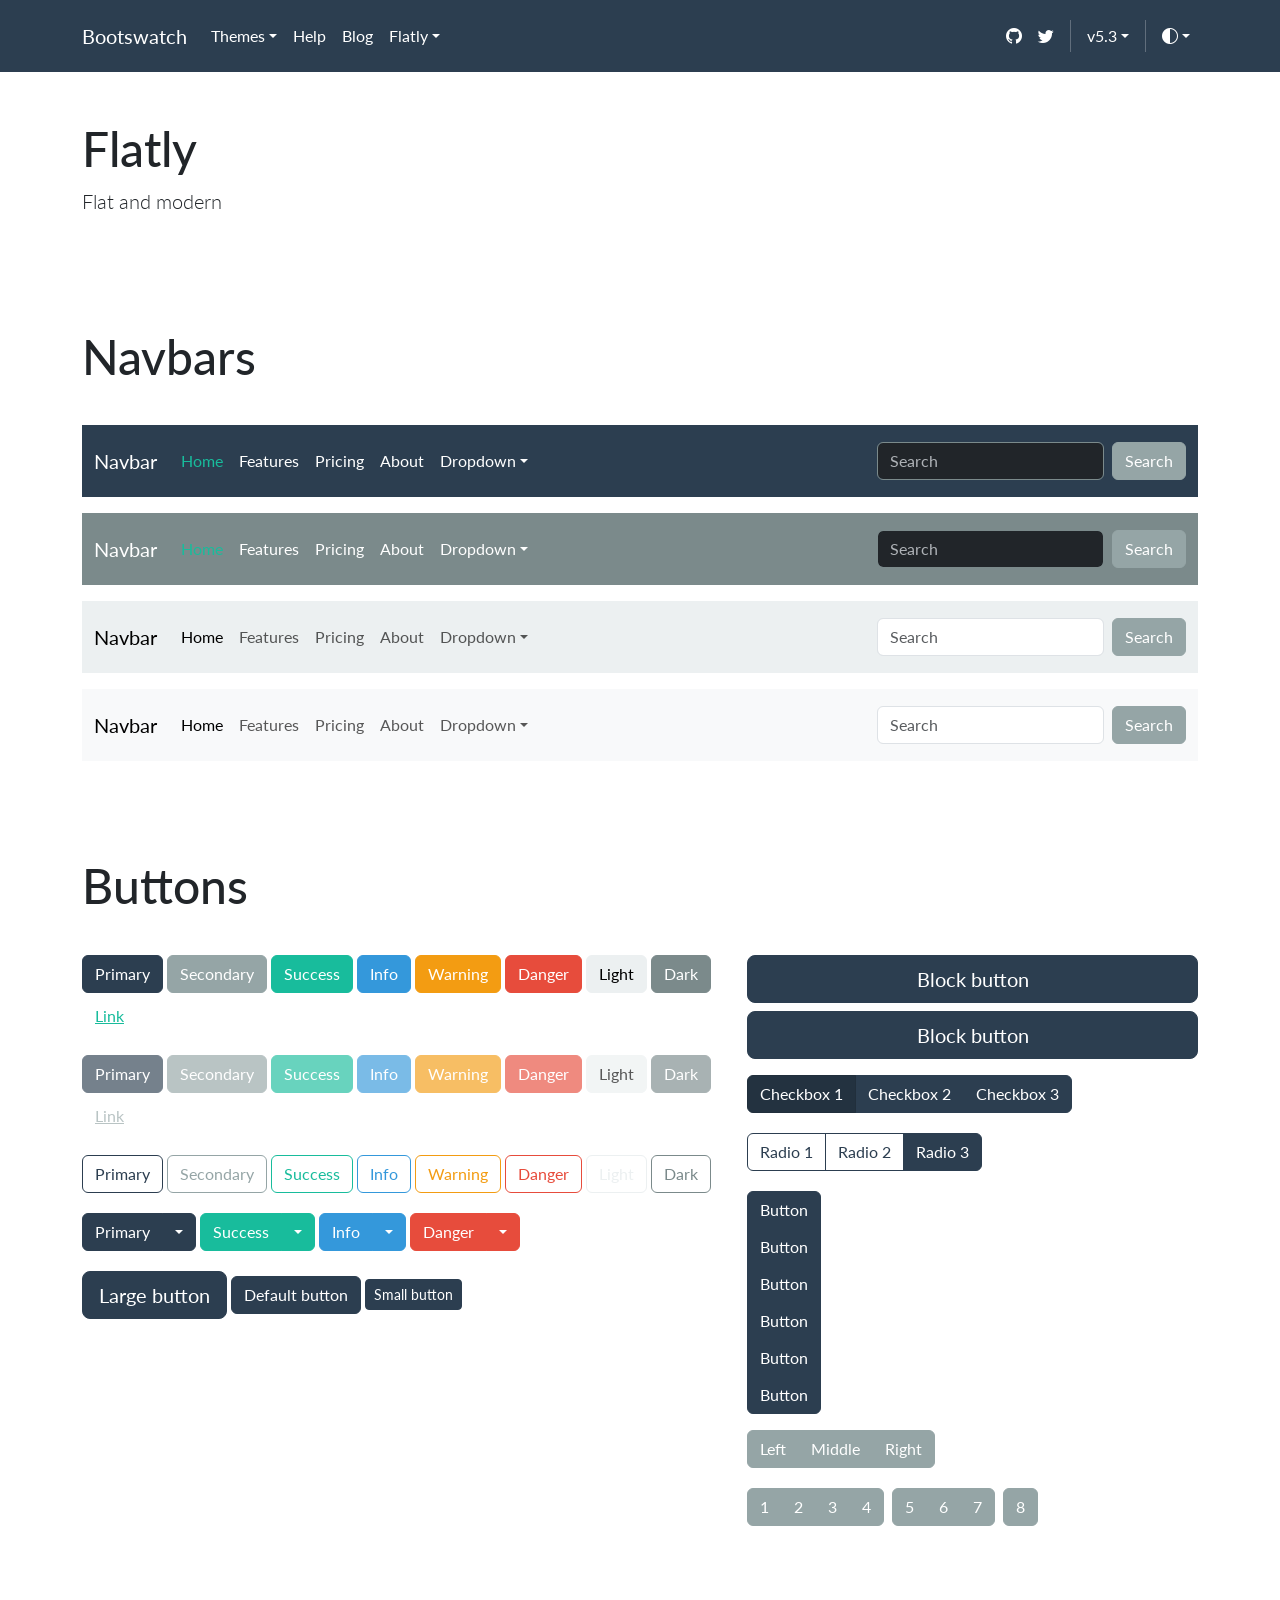
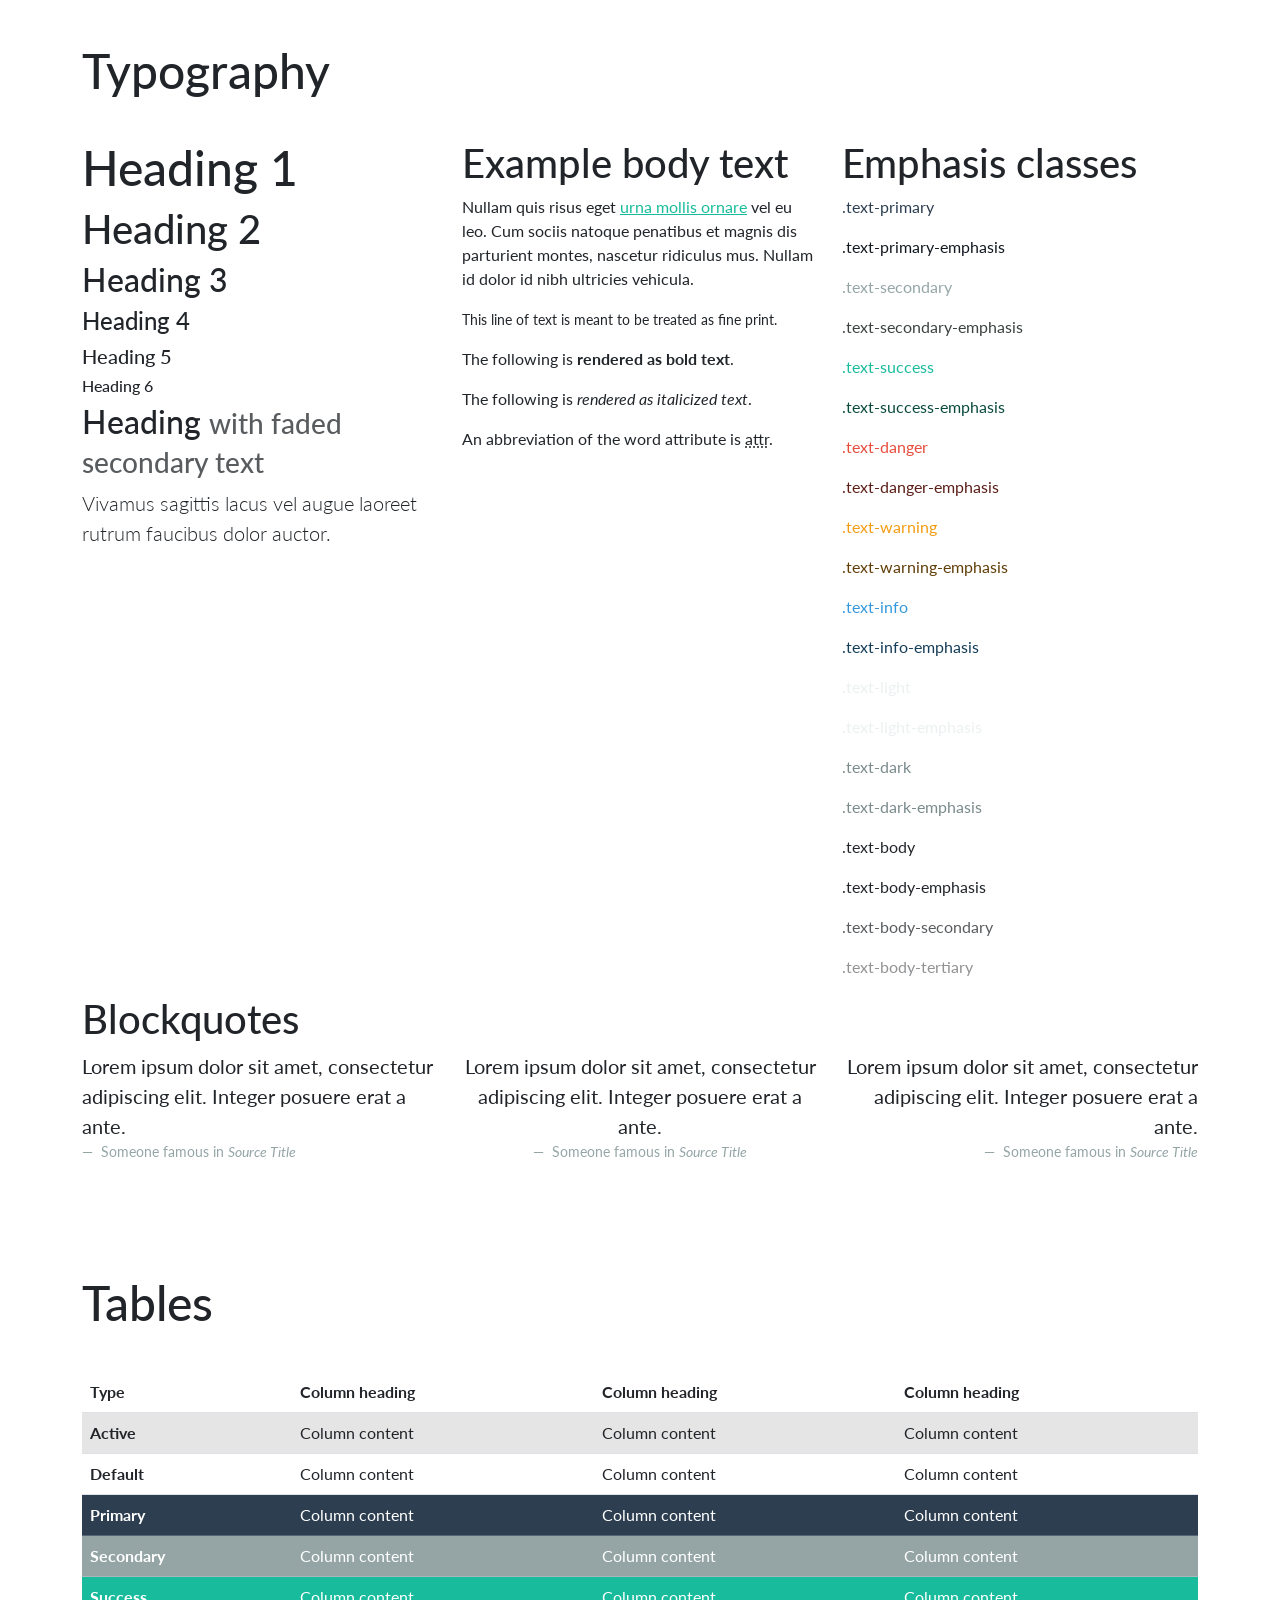
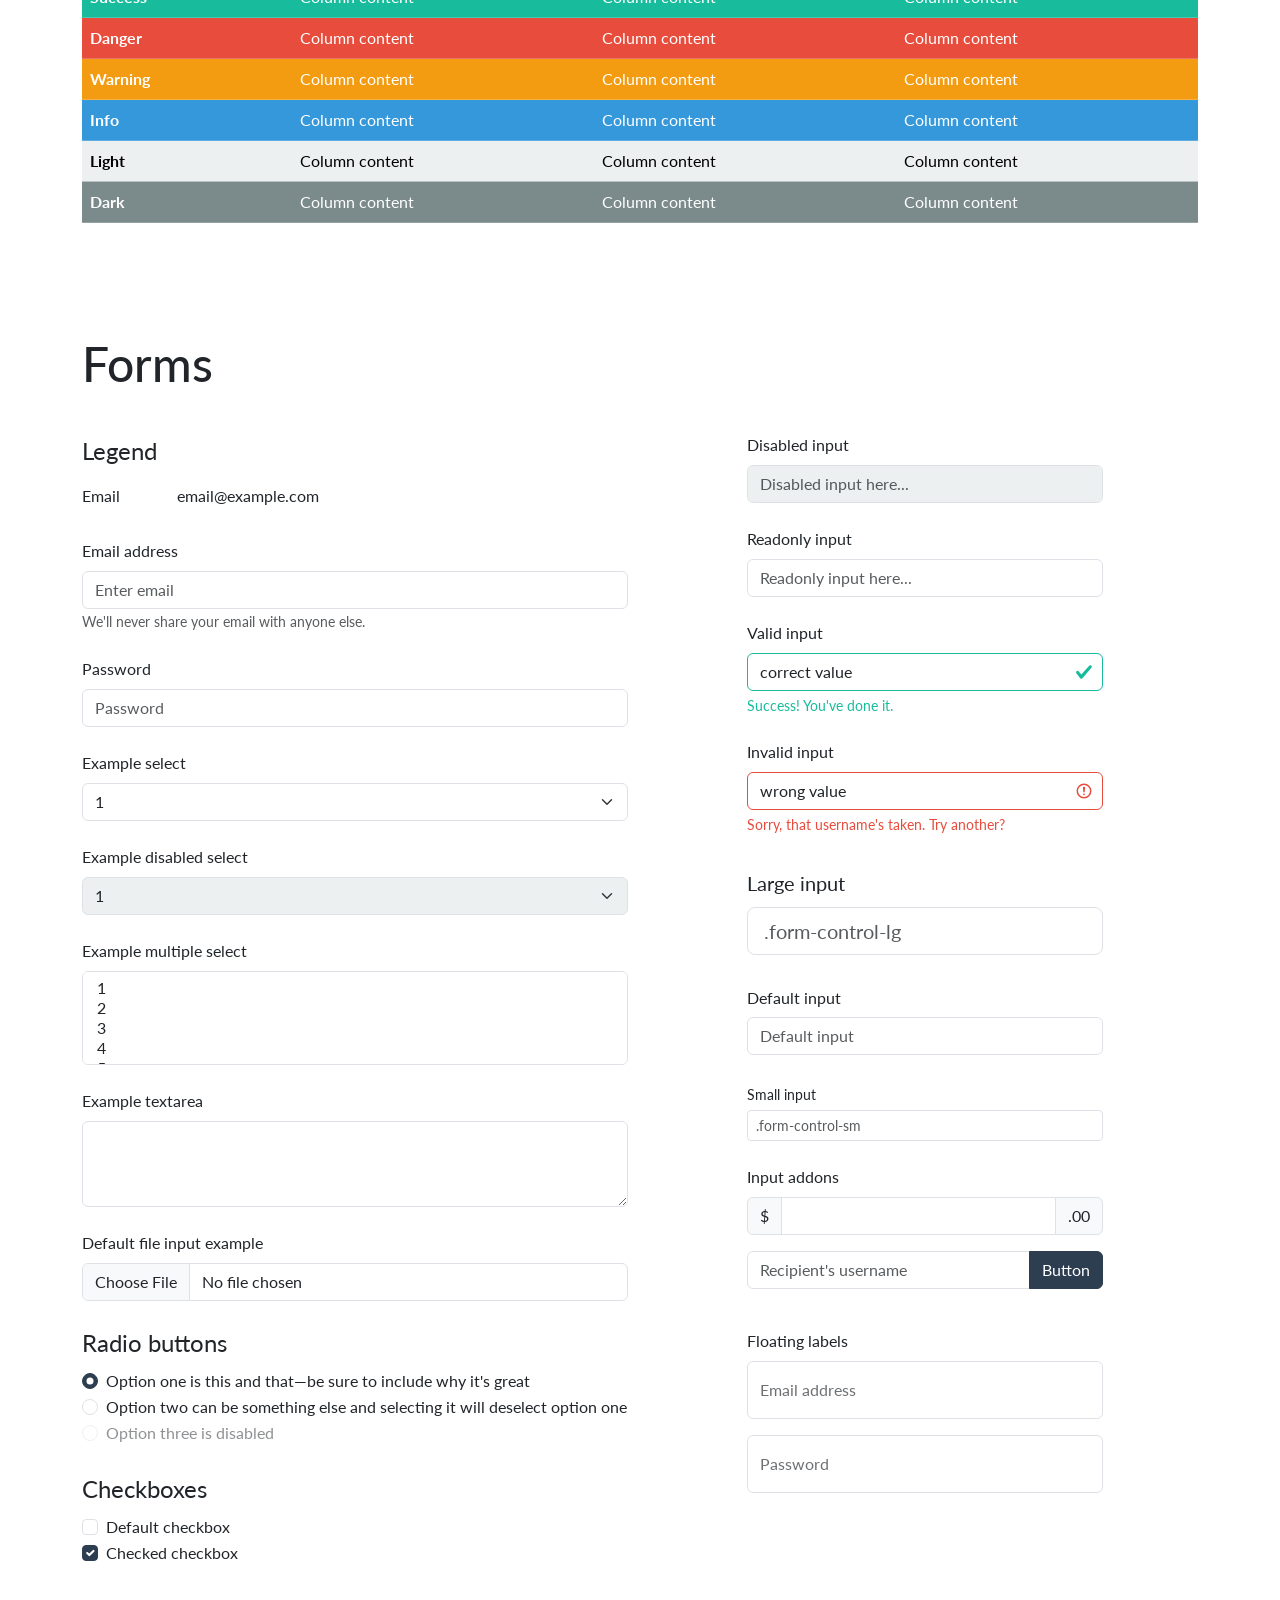
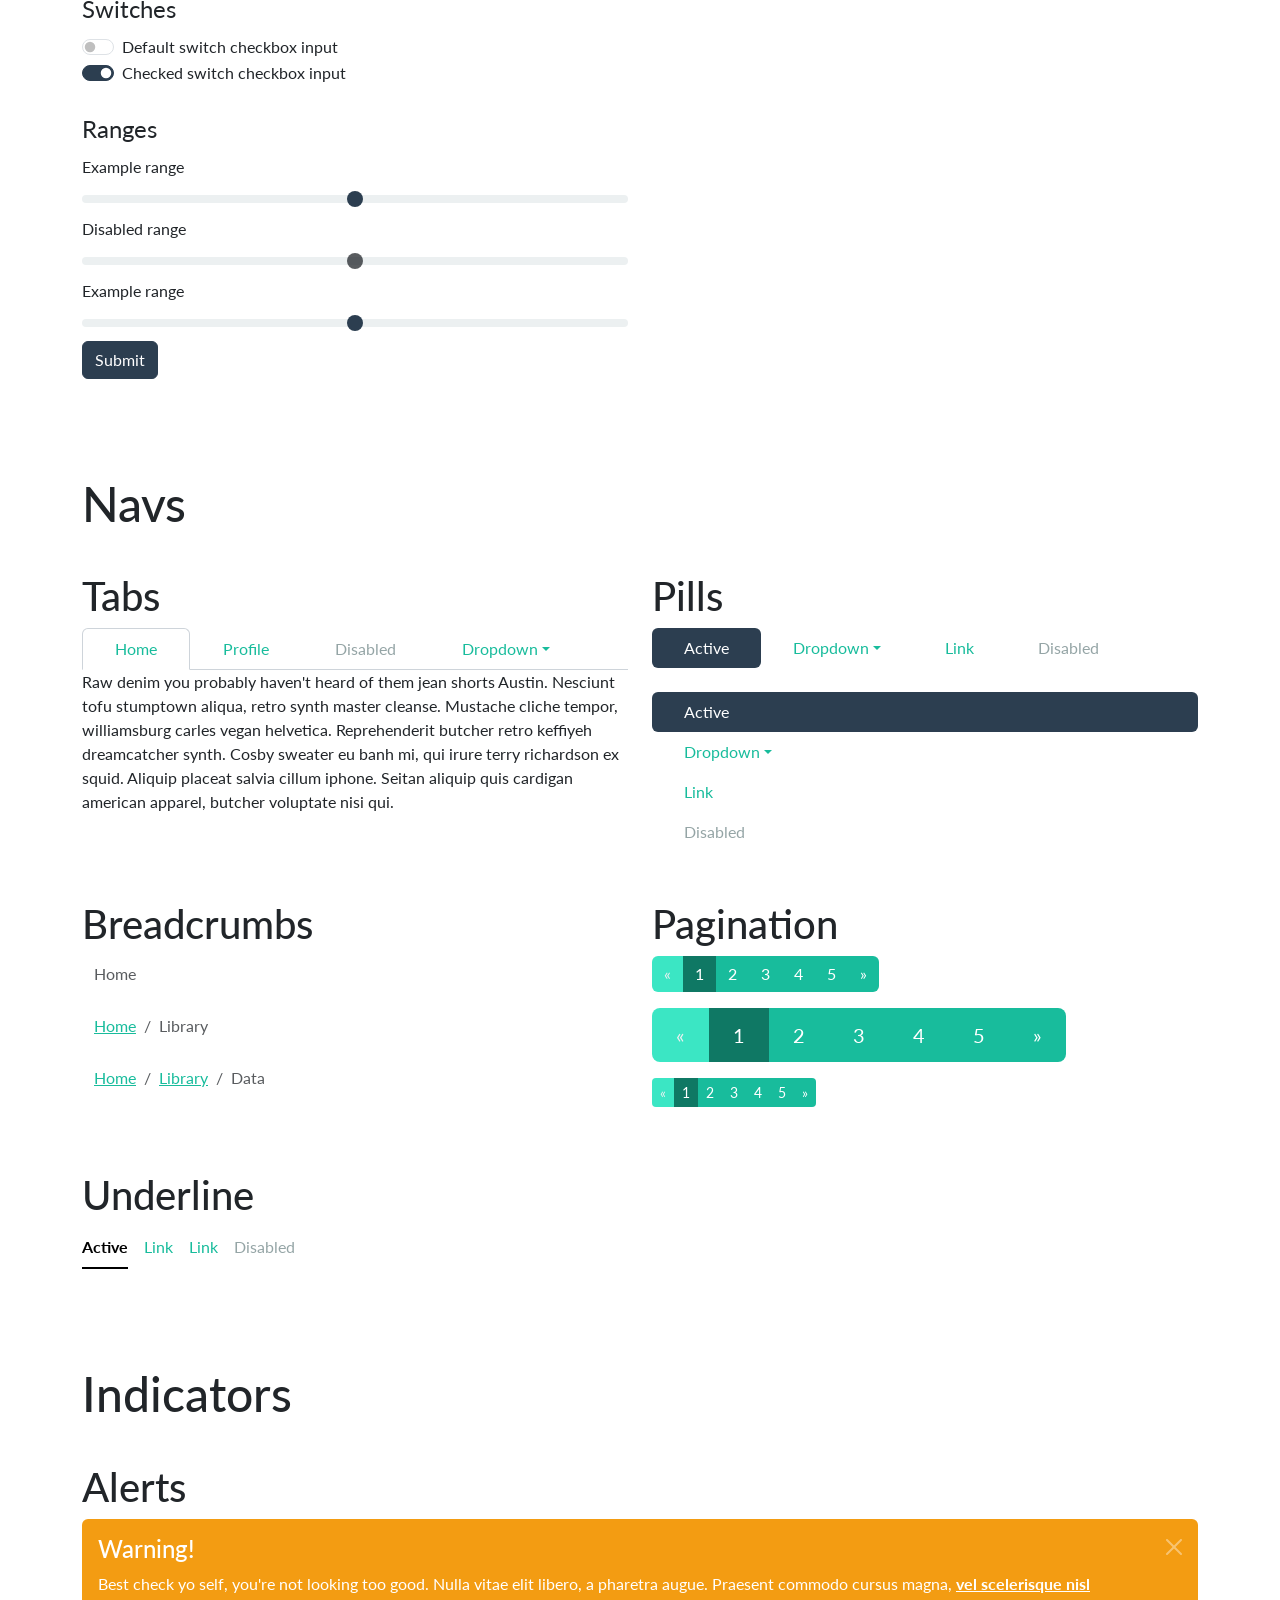
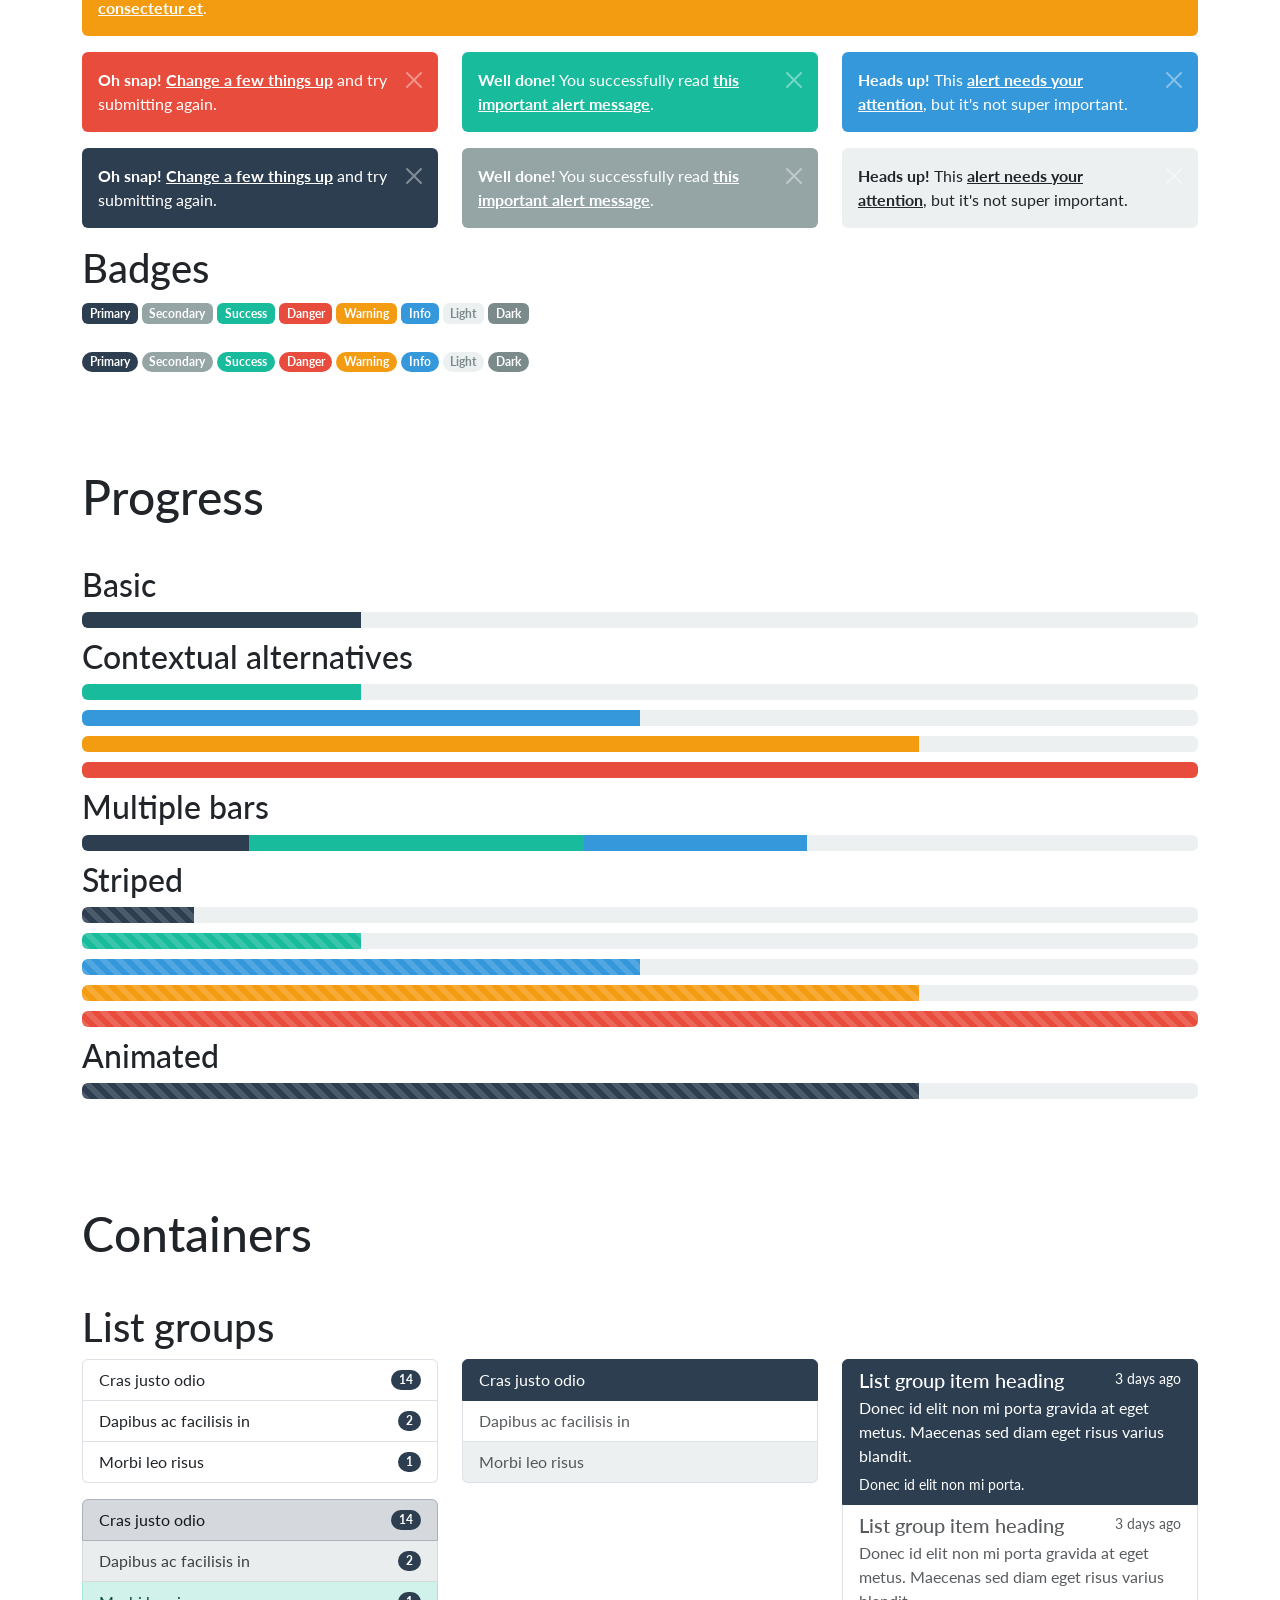
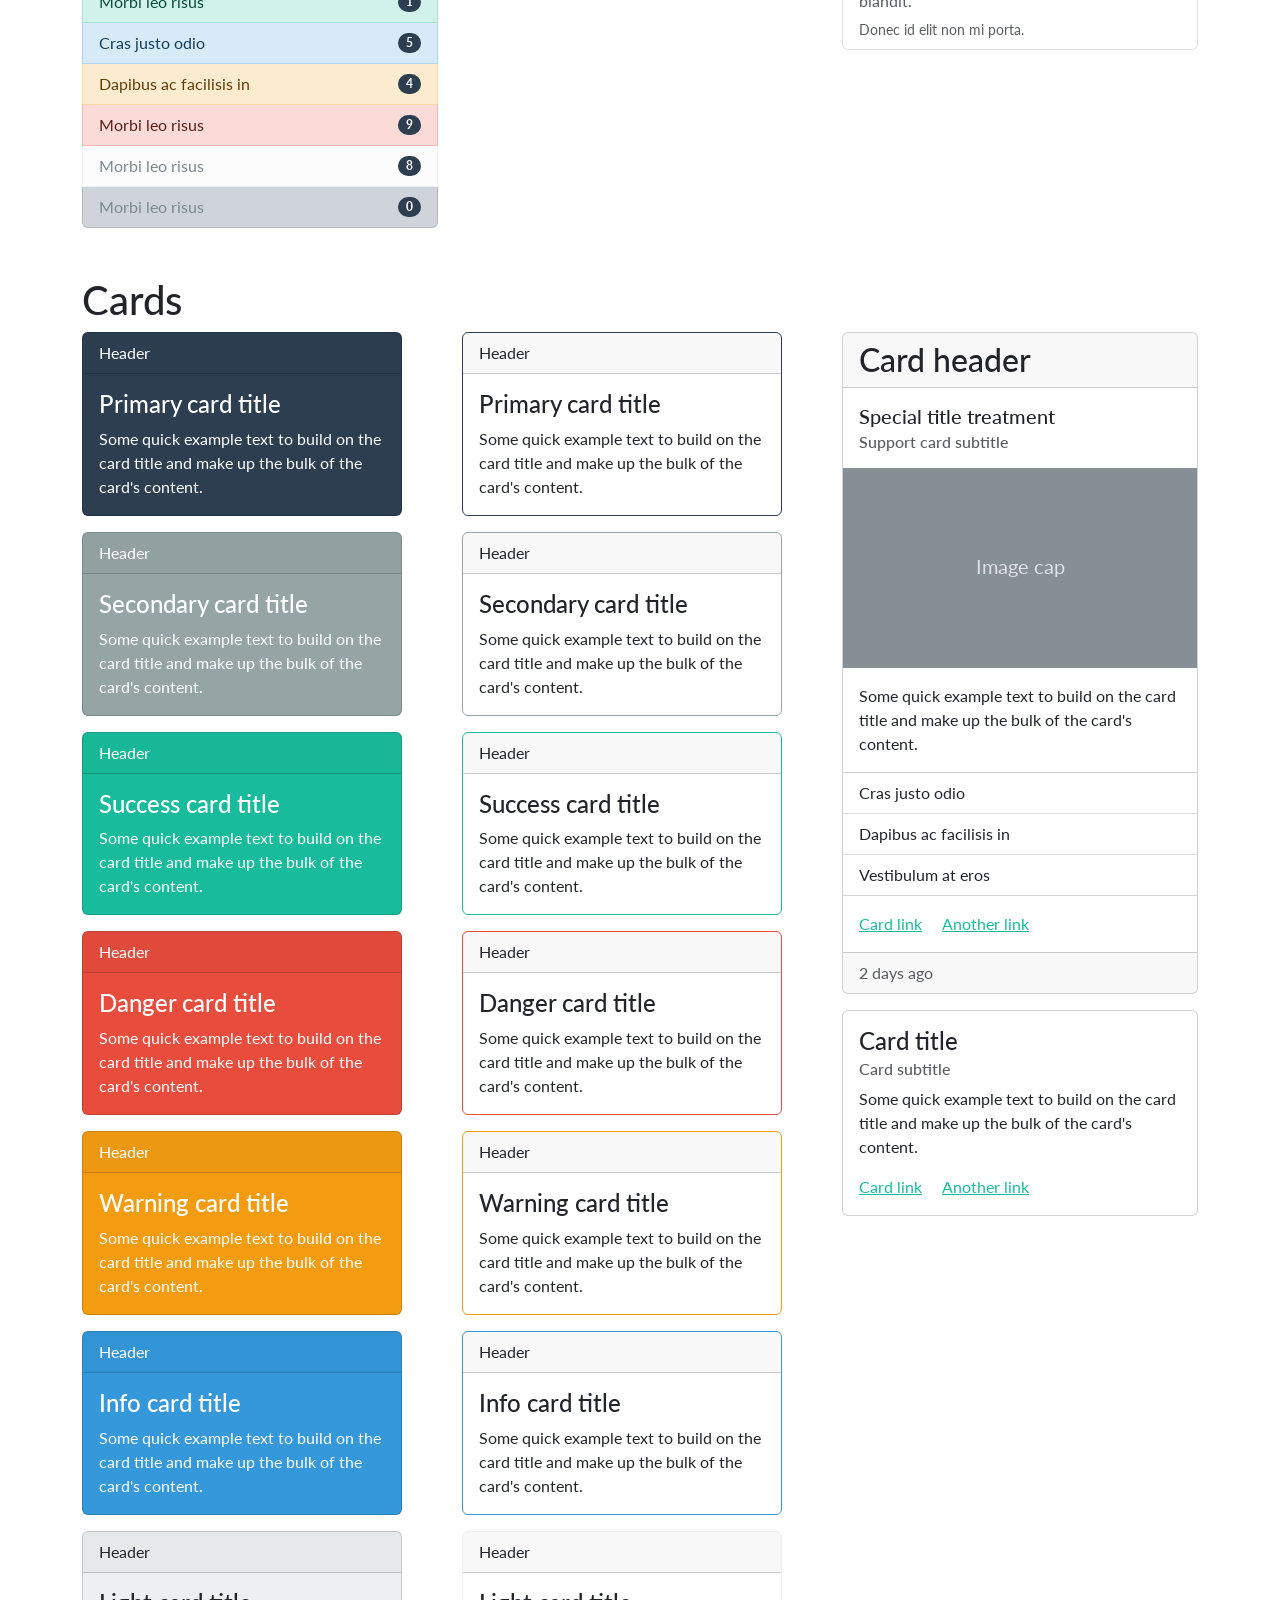
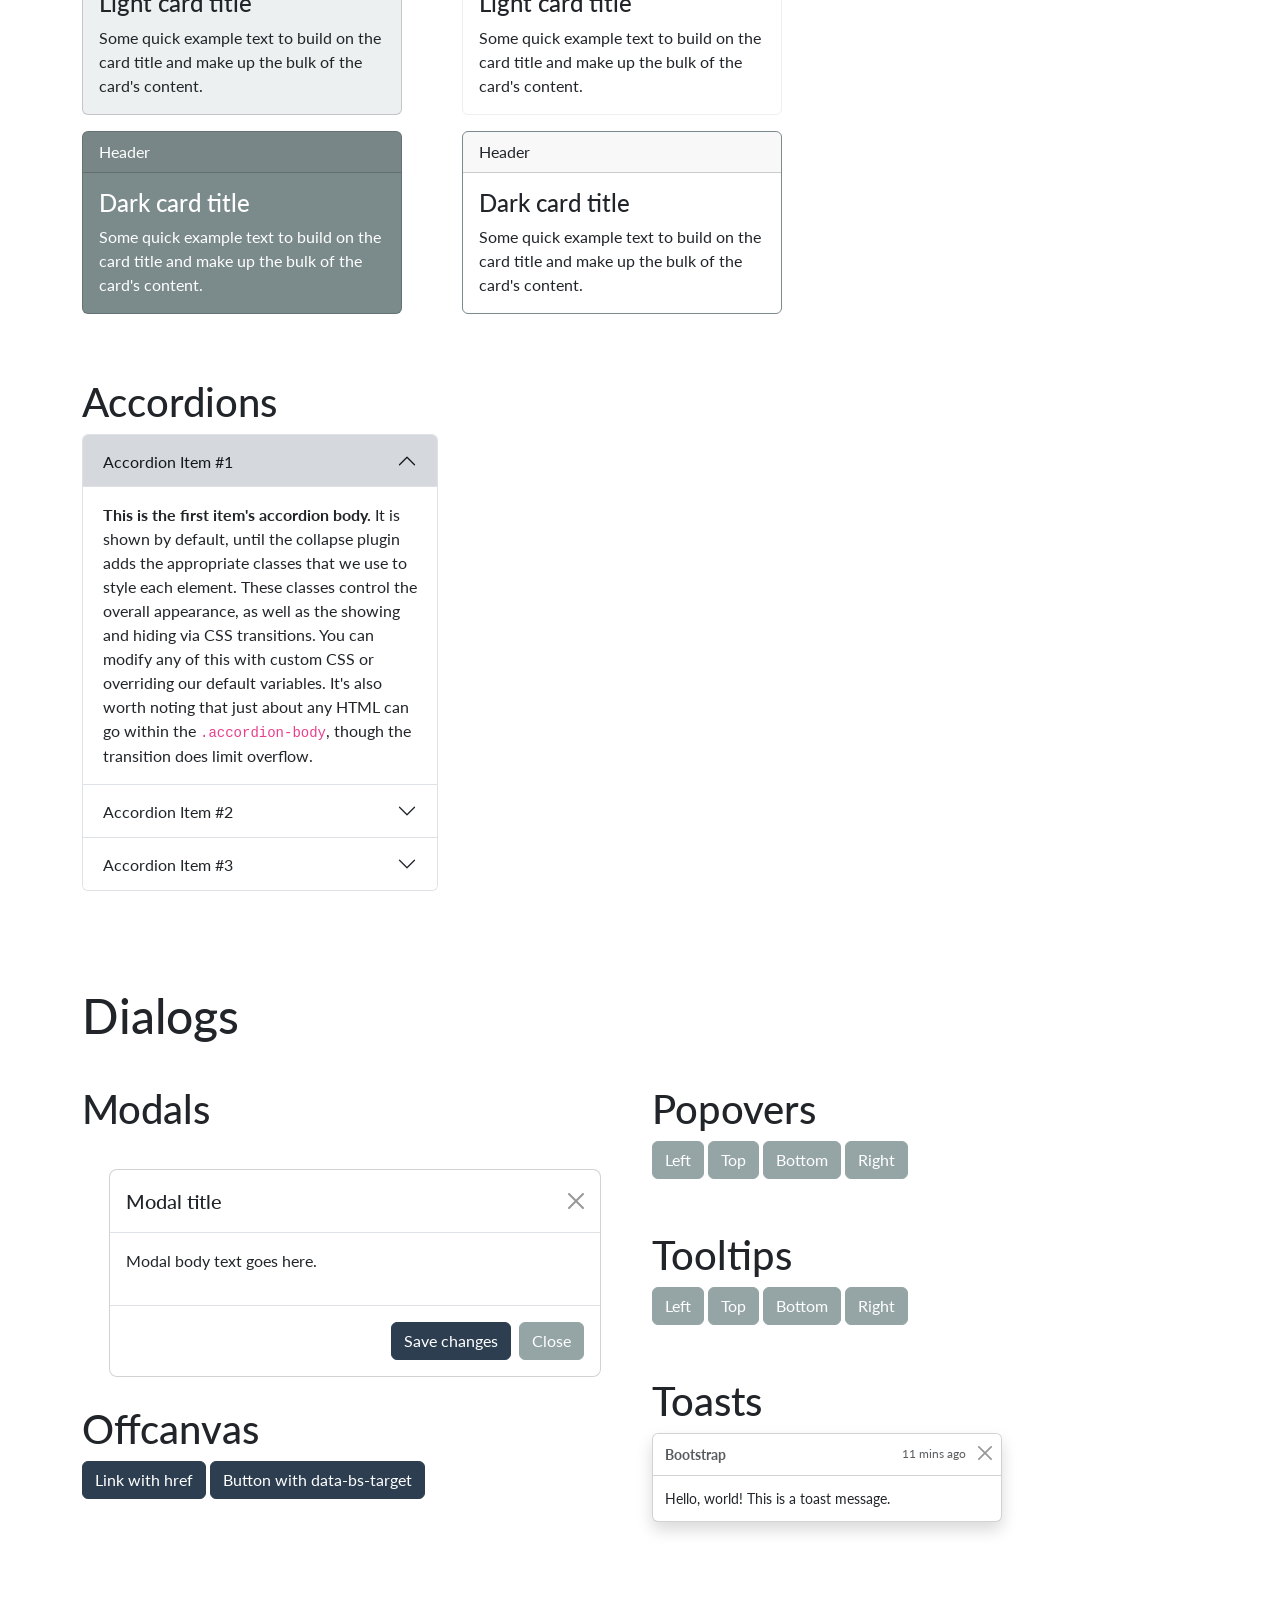
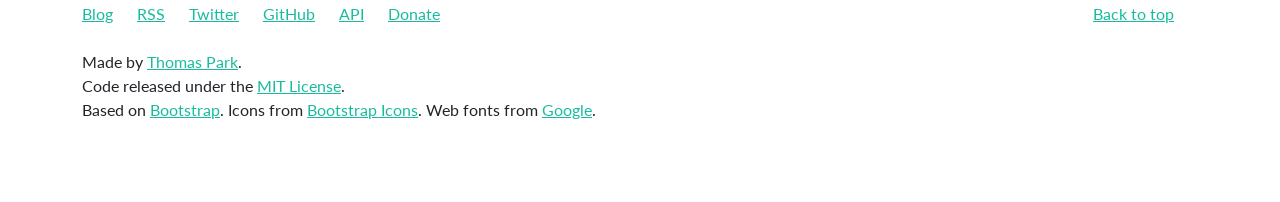
<file: bootswatch-5.3.8/docs/flatly/index.html>
<!DOCTYPE html>
<html lang="en">
  <head>
    <meta charset="utf-8">
    <title>Bootswatch: Flatly</title>
    <meta name="viewport" content="width=device-width, initial-scale=1">
    <link rel="stylesheet" href="../5/flatly/bootstrap.css">
    <link rel="stylesheet" href="../_vendor/bootstrap-icons/font/bootstrap-icons.min.css">
    <link rel="stylesheet" href="../_vendor/prismjs/themes/prism-okaidia.css">
    <link rel="stylesheet" href="../_assets/css/custom.min.css">
    <!-- Global Site Tag (gtag.js) - Google Analytics -->
    <script async src="https://www.googletagmanager.com/gtag/js?id=G-KGDJBEFF3W"></script>
    <script>
      window.dataLayer = window.dataLayer || [];
      function gtag(){dataLayer.push(arguments);}
      gtag('js', new Date());

      gtag('config', 'G-KGDJBEFF3W');
    </script>
  </head>
  <body>
    <div class="navbar navbar-expand-lg fixed-top bg-primary" data-bs-theme="dark">
      <div class="container">
        <a href="../" class="navbar-brand">Bootswatch</a>
        <button class="navbar-toggler" type="button" data-bs-toggle="collapse" data-bs-target="#navbarResponsive" aria-controls="navbarResponsive" aria-expanded="false" aria-label="Toggle navigation">
          <span class="navbar-toggler-icon"></span>
        </button>
        <div class="collapse navbar-collapse" id="navbarResponsive">
          <ul class="navbar-nav">
            <li class="nav-item dropdown" data-bs-theme="light">
              <a class="nav-link dropdown-toggle" data-bs-toggle="dropdown" href="#" id="themes">Themes</a>
              <div class="dropdown-menu" aria-labelledby="themes">
                <a class="dropdown-item" href="../default/">Default</a>
                <div class="dropdown-divider"></div>
                <a class="dropdown-item" href="../brite/">Brite</a>
                <a class="dropdown-item" href="../cerulean/">Cerulean</a>
                <a class="dropdown-item" href="../cosmo/">Cosmo</a>
                <a class="dropdown-item" href="../cyborg/">Cyborg</a>
                <a class="dropdown-item" href="../darkly/">Darkly</a>
                <a class="dropdown-item" href="../flatly/">Flatly</a>
                <a class="dropdown-item" href="../journal/">Journal</a>
                <a class="dropdown-item" href="../litera/">Litera</a>
                <a class="dropdown-item" href="../lumen/">Lumen</a>
                <a class="dropdown-item" href="../lux/">Lux</a>
                <a class="dropdown-item" href="../materia/">Materia</a>
                <a class="dropdown-item" href="../minty/">Minty</a>
                <a class="dropdown-item" href="../morph/">Morph</a>
                <a class="dropdown-item" href="../pulse/">Pulse</a>
                <a class="dropdown-item" href="../quartz/">Quartz</a>
                <a class="dropdown-item" href="../sandstone/">Sandstone</a>
                <a class="dropdown-item" href="../simplex/">Simplex</a>
                <a class="dropdown-item" href="../sketchy/">Sketchy</a>
                <a class="dropdown-item" href="../slate/">Slate</a>
                <a class="dropdown-item" href="../solar/">Solar</a>
                <a class="dropdown-item" href="../spacelab/">Spacelab</a>
                <a class="dropdown-item" href="../superhero/">Superhero</a>
                <a class="dropdown-item" href="../united/">United</a>
                <a class="dropdown-item" href="../vapor/">Vapor</a>
                <a class="dropdown-item" href="../versa/">Versa</a>
                <a class="dropdown-item" href="../yeti/">Yeti</a>
                <a class="dropdown-item" href="../zephyr/">Zephyr</a>
              </div>
            </li>
            <li class="nav-item">
              <a class="nav-link" href="../help/">Help</a>
            </li>
            <li class="nav-item">
              <a class="nav-link" href="https://blog.bootswatch.com/">Blog</a>
            </li>
            <li class="nav-item dropdown" data-bs-theme="light">
              <a class="nav-link dropdown-toggle" data-bs-toggle="dropdown" href="#" id="download">Flatly</a>
              <div class="dropdown-menu" aria-labelledby="download">
                <a class="dropdown-item" rel="noopener" target="_blank" href="https://jsfiddle.net/bootswatch/uzajL5kb/">Open in JSFiddle</a>
                <div class="dropdown-divider"></div>
                <a class="dropdown-item" href="../5/flatly/bootstrap.css" download>bootstrap.css</a>
                <a class="dropdown-item" href="../5/flatly/bootstrap.min.css" download>bootstrap.min.css</a>
                <div class="dropdown-divider"></div>
                <a class="dropdown-item" href="../5/flatly/bootstrap.rtl.css" download>bootstrap.rtl.css</a>
                <a class="dropdown-item" href="../5/flatly/bootstrap.rtl.min.css" download>bootstrap.rtl.min.css</a>
                <div class="dropdown-divider"></div>
                <a class="dropdown-item" href="../5/flatly/_variables.scss" download>_variables.scss</a>
                <a class="dropdown-item" href="../5/flatly/_bootswatch.scss" download>_bootswatch.scss</a>
              </div>
            </li>
          </ul>
          <ul class="navbar-nav ms-md-auto">
            <li class="nav-item">
              <a target="_blank" rel="noopener" class="nav-link" href="https://github.com/thomaspark/bootswatch/"><i class="bi bi-github"></i><span class="d-lg-none ms-2">GitHub</span></a>
            </li>
            <li class="nav-item">
              <a target="_blank" rel="noopener" class="nav-link" href="https://twitter.com/bootswatch"><i class="bi bi-twitter"></i><span class="d-lg-none ms-2">Twitter</span></a>
            </li>
            <li class="nav-item py-2 py-lg-1 col-12 col-lg-auto">
              <div class="vr d-none d-lg-flex h-100 mx-lg-2 text-white"></div>
              <hr class="d-lg-none my-2 text-white-50">
            </li>
            <li class="nav-item dropdown" data-bs-theme="light">
              <a class="nav-link dropdown-toggle d-flex align-items-center" href="#" id="version-menu" aria-expanded="false" data-bs-toggle="dropdown" data-bs-display="static" aria-label="Toggle theme">
                <span class="d-lg-none me-2">Bootstrap </span>
                <span>v5.3</span>
              </a>
              <ul class="dropdown-menu dropdown-menu-end">
                <li>
                  <a href="https://bootswatch.com/" class="dropdown-item d-flex align-items-center justify-content-between" aria-current="true">
                    <span class="ms-2">v5.3.x</span><i class="bi bi-check"></i>
                  </a>
                </li>
                <li>
                  <a href="https://bootswatch.com/4/" class="dropdown-item d-flex align-items-center justify-content-between">
                    <span class="ms-2">v4.6.2</span>
                  </a>
                </li>
                <li>
                  <a href="https://bootswatch.com/3/" class="dropdown-item d-flex align-items-center justify-content-between">
                    <span class="ms-2">v3.4.1</span>
                  </a>
                </li>
                <li>
                  <a href="https://bootswatch.com/2/" class="dropdown-item d-flex align-items-center justify-content-between">
                    <span class="ms-2">v2.3.2</span>
                  </a>
                </li>
                <li>
                  <hr class="dropdown-divider">
                </li>
                <li>
                  <a href="https://github.com/thomaspark/bootswatch/tags" class="dropdown-item d-flex align-items-center justify-content-between">
                    <span class="ms-2">All versions</span>
                  </a>
                </li>
              </ul>
            </li>
            <li class="nav-item py-2 py-lg-1 col-12 col-lg-auto">
              <div class="vr d-none d-lg-flex h-100 mx-lg-2 text-white"></div>
              <hr class="d-lg-none my-2 text-white-50">
            </li>
            <li class="nav-item dropdown" data-bs-theme="light">
              <a class="nav-link dropdown-toggle d-flex align-items-center" href="#" id="theme-menu" aria-expanded="false" data-bs-toggle="dropdown" data-bs-display="static" aria-label="Toggle theme">
                <i class="bi bi-circle-half"></i>
                <span class="d-lg-none ms-2">Toggle theme</span>
              </a>
              <ul class="dropdown-menu dropdown-menu-end">
                <li>
                  <button type="button" class="dropdown-item d-flex align-items-center" data-bs-theme-value="light" aria-pressed="false">
                    <i class="bi bi-sun-fill"></i><span class="ms-2">Light</span>
                  </button>
                </li>
                <li>
                  <button type="button" class="dropdown-item d-flex align-items-center" data-bs-theme-value="dark" aria-pressed="true">
                    <i class="bi bi-moon-stars-fill"></i><span class="ms-2">Dark</span>
                  </button>
                </li>
              </ul>
            </li>
          </ul>
        </div>
      </div>
    </div>

    <div class="container">
      <div class="page-header" id="banner">
        <div class="row">
          <div class="col-lg-8 col-md-7 col-sm-6">
            <h1>Flatly</h1>
            <p class="lead">Flat and modern</p>
          </div>
          <div class="col-lg-4 col-md-5 col-sm-6">
            <div class="sponsor">
              <script async src="https://cdn.carbonads.com/carbon.js?serve=CKYIE23N&placement=bootswatchcom" id="_carbonads_js"></script>
            </div>
          </div>
        </div>
      </div>

      <!-- Navbar
      ================================================== -->
      <div class="bs-docs-section clearfix">
        <div class="row">
          <div class="col-lg-12">
            <div class="page-header">
              <h1 id="navbars">Navbars</h1>
            </div>

            <div class="bs-component">
              <nav class="navbar navbar-expand-lg bg-primary" data-bs-theme="dark">
                <div class="container-fluid">
                  <a class="navbar-brand" href="#">Navbar</a>
                  <button class="navbar-toggler" type="button" data-bs-toggle="collapse" data-bs-target="#navbarColor01" aria-controls="navbarColor01" aria-expanded="false" aria-label="Toggle navigation">
                    <span class="navbar-toggler-icon"></span>
                  </button>

                  <div class="collapse navbar-collapse" id="navbarColor01">
                    <ul class="navbar-nav me-auto">
                      <li class="nav-item">
                        <a class="nav-link active" href="#">Home
                          <span class="visually-hidden">(current)</span>
                        </a>
                      </li>
                      <li class="nav-item">
                        <a class="nav-link" href="#">Features</a>
                      </li>
                      <li class="nav-item">
                        <a class="nav-link" href="#">Pricing</a>
                      </li>
                      <li class="nav-item">
                        <a class="nav-link" href="#">About</a>
                      </li>
                      <li class="nav-item dropdown">
                        <a class="nav-link dropdown-toggle" data-bs-toggle="dropdown" href="#" role="button" aria-haspopup="true" aria-expanded="false">Dropdown</a>
                        <div class="dropdown-menu">
                          <a class="dropdown-item" href="#">Action</a>
                          <a class="dropdown-item" href="#">Another action</a>
                          <a class="dropdown-item" href="#">Something else here</a>
                          <div class="dropdown-divider"></div>
                          <a class="dropdown-item" href="#">Separated link</a>
                        </div>
                      </li>
                    </ul>
                    <form class="d-flex">
                      <input class="form-control me-sm-2" type="search" placeholder="Search">
                      <button class="btn btn-secondary my-2 my-sm-0" type="submit">Search</button>
                    </form>
                  </div>
                </div>
              </nav>
            </div>

            <div class="bs-component">
              <nav class="navbar navbar-expand-lg bg-dark" data-bs-theme="dark">
                <div class="container-fluid">
                  <a class="navbar-brand" href="#">Navbar</a>
                  <button class="navbar-toggler" type="button" data-bs-toggle="collapse" data-bs-target="#navbarColor02" aria-controls="navbarColor02" aria-expanded="false" aria-label="Toggle navigation">
                    <span class="navbar-toggler-icon"></span>
                  </button>

                  <div class="collapse navbar-collapse" id="navbarColor02">
                    <ul class="navbar-nav me-auto">
                      <li class="nav-item">
                        <a class="nav-link active" href="#">Home
                          <span class="visually-hidden">(current)</span>
                        </a>
                      </li>
                      <li class="nav-item">
                        <a class="nav-link" href="#">Features</a>
                      </li>
                      <li class="nav-item">
                        <a class="nav-link" href="#">Pricing</a>
                      </li>
                      <li class="nav-item">
                        <a class="nav-link" href="#">About</a>
                      </li>
                      <li class="nav-item dropdown">
                        <a class="nav-link dropdown-toggle" data-bs-toggle="dropdown" href="#" role="button" aria-haspopup="true" aria-expanded="false">Dropdown</a>
                        <div class="dropdown-menu">
                          <a class="dropdown-item" href="#">Action</a>
                          <a class="dropdown-item" href="#">Another action</a>
                          <a class="dropdown-item" href="#">Something else here</a>
                          <div class="dropdown-divider"></div>
                          <a class="dropdown-item" href="#">Separated link</a>
                        </div>
                      </li>
                    </ul>
                    <form class="d-flex">
                      <input class="form-control me-sm-2" type="search" placeholder="Search">
                      <button class="btn btn-secondary my-2 my-sm-0" type="submit">Search</button>
                    </form>
                  </div>
                </div>
              </nav>
            </div>

            <div class="bs-component">
              <nav class="navbar navbar-expand-lg bg-light" data-bs-theme="light">
                <div class="container-fluid">
                  <a class="navbar-brand" href="#">Navbar</a>
                  <button class="navbar-toggler" type="button" data-bs-toggle="collapse" data-bs-target="#navbarColor03" aria-controls="navbarColor03" aria-expanded="false" aria-label="Toggle navigation">
                    <span class="navbar-toggler-icon"></span>
                  </button>

                  <div class="collapse navbar-collapse" id="navbarColor03">
                    <ul class="navbar-nav me-auto">
                      <li class="nav-item">
                        <a class="nav-link active" href="#">Home
                          <span class="visually-hidden">(current)</span>
                        </a>
                      </li>
                      <li class="nav-item">
                        <a class="nav-link" href="#">Features</a>
                      </li>
                      <li class="nav-item">
                        <a class="nav-link" href="#">Pricing</a>
                      </li>
                      <li class="nav-item">
                        <a class="nav-link" href="#">About</a>
                      </li>
                      <li class="nav-item dropdown">
                        <a class="nav-link dropdown-toggle" data-bs-toggle="dropdown" href="#" role="button" aria-haspopup="true" aria-expanded="false">Dropdown</a>
                        <div class="dropdown-menu">
                          <a class="dropdown-item" href="#">Action</a>
                          <a class="dropdown-item" href="#">Another action</a>
                          <a class="dropdown-item" href="#">Something else here</a>
                          <div class="dropdown-divider"></div>
                          <a class="dropdown-item" href="#">Separated link</a>
                        </div>
                      </li>
                    </ul>
                    <form class="d-flex">
                      <input class="form-control me-sm-2" type="search" placeholder="Search">
                      <button class="btn btn-secondary my-2 my-sm-0" type="submit">Search</button>
                    </form>
                  </div>
                </div>
              </nav>
            </div>

            <div class="bs-component">
              <nav class="navbar navbar-expand-lg bg-body-tertiary">
                <div class="container-fluid">
                  <a class="navbar-brand" href="#">Navbar</a>
                  <button class="navbar-toggler" type="button" data-bs-toggle="collapse" data-bs-target="#navbarColor04" aria-controls="navbarColor04" aria-expanded="false" aria-label="Toggle navigation">
                    <span class="navbar-toggler-icon"></span>
                  </button>

                  <div class="collapse navbar-collapse" id="navbarColor04">
                    <ul class="navbar-nav me-auto">
                      <li class="nav-item">
                        <a class="nav-link active" href="#">Home
                          <span class="visually-hidden">(current)</span>
                        </a>
                      </li>
                      <li class="nav-item">
                        <a class="nav-link" href="#">Features</a>
                      </li>
                      <li class="nav-item">
                        <a class="nav-link" href="#">Pricing</a>
                      </li>
                      <li class="nav-item">
                        <a class="nav-link" href="#">About</a>
                      </li>
                      <li class="nav-item dropdown">
                        <a class="nav-link dropdown-toggle" data-bs-toggle="dropdown" href="#" role="button" aria-haspopup="true" aria-expanded="false">Dropdown</a>
                        <div class="dropdown-menu">
                          <a class="dropdown-item" href="#">Action</a>
                          <a class="dropdown-item" href="#">Another action</a>
                          <a class="dropdown-item" href="#">Something else here</a>
                          <div class="dropdown-divider"></div>
                          <a class="dropdown-item" href="#">Separated link</a>
                        </div>
                      </li>
                    </ul>
                    <form class="d-flex">
                      <input class="form-control me-sm-2" type="search" placeholder="Search">
                      <button class="btn btn-secondary my-2 my-sm-0" type="submit">Search</button>
                    </form>
                  </div>
                </div>
              </nav>
            </div>

          </div>
        </div>
      </div>

      <!-- Buttons
      ================================================== -->
      <div class="bs-docs-section">
        <div class="page-header">
          <div class="row">
            <div class="col-lg-12">
              <h1 id="buttons">Buttons</h1>
            </div>
          </div>
        </div>

        <div class="row">
          <div class="col-lg-7">
            <p class="bs-component">
              <button type="button" class="btn btn-primary">Primary</button>
              <button type="button" class="btn btn-secondary">Secondary</button>
              <button type="button" class="btn btn-success">Success</button>
              <button type="button" class="btn btn-info">Info</button>
              <button type="button" class="btn btn-warning">Warning</button>
              <button type="button" class="btn btn-danger">Danger</button>
              <button type="button" class="btn btn-light">Light</button>
              <button type="button" class="btn btn-dark">Dark</button>
              <button type="button" class="btn btn-link">Link</button>
            </p>

            <p class="bs-component">
              <button type="button" class="btn btn-primary disabled">Primary</button>
              <button type="button" class="btn btn-secondary disabled">Secondary</button>
              <button type="button" class="btn btn-success disabled">Success</button>
              <button type="button" class="btn btn-info disabled">Info</button>
              <button type="button" class="btn btn-warning disabled">Warning</button>
              <button type="button" class="btn btn-danger disabled">Danger</button>
              <button type="button" class="btn btn-light disabled">Light</button>
              <button type="button" class="btn btn-dark disabled">Dark</button>
              <button type="button" class="btn btn-link disabled">Link</button>
            </p>

            <p class="bs-component">
              <button type="button" class="btn btn-outline-primary">Primary</button>
              <button type="button" class="btn btn-outline-secondary">Secondary</button>
              <button type="button" class="btn btn-outline-success">Success</button>
              <button type="button" class="btn btn-outline-info">Info</button>
              <button type="button" class="btn btn-outline-warning">Warning</button>
              <button type="button" class="btn btn-outline-danger">Danger</button>
              <button type="button" class="btn btn-outline-light">Light</button>
              <button type="button" class="btn btn-outline-dark">Dark</button>
            </p>

            <div class="bs-component">
              <div class="btn-group" role="group" aria-label="Button group with nested dropdown">
                <button type="button" class="btn btn-primary">Primary</button>
                <div class="btn-group" role="group">
                  <button id="btnGroupDrop1" type="button" class="btn btn-primary dropdown-toggle" data-bs-toggle="dropdown" aria-haspopup="true" aria-expanded="false"></button>
                  <div class="dropdown-menu" aria-labelledby="btnGroupDrop1">
                    <a class="dropdown-item" href="#">Dropdown link</a>
                    <a class="dropdown-item" href="#">Dropdown link</a>
                  </div>
                </div>
              </div>

              <div class="btn-group" role="group" aria-label="Button group with nested dropdown">
                <button type="button" class="btn btn-success">Success</button>
                <div class="btn-group" role="group">
                  <button id="btnGroupDrop2" type="button" class="btn btn-success dropdown-toggle" data-bs-toggle="dropdown" aria-haspopup="true" aria-expanded="false"></button>
                  <div class="dropdown-menu" aria-labelledby="btnGroupDrop2">
                    <a class="dropdown-item" href="#">Dropdown link</a>
                    <a class="dropdown-item" href="#">Dropdown link</a>
                  </div>
                </div>
              </div>

              <div class="btn-group" role="group" aria-label="Button group with nested dropdown">
                <button type="button" class="btn btn-info">Info</button>
                <div class="btn-group" role="group">
                  <button id="btnGroupDrop3" type="button" class="btn btn-info dropdown-toggle" data-bs-toggle="dropdown" aria-haspopup="true" aria-expanded="false"></button>
                  <div class="dropdown-menu" aria-labelledby="btnGroupDrop3">
                    <a class="dropdown-item" href="#">Dropdown link</a>
                    <a class="dropdown-item" href="#">Dropdown link</a>
                  </div>
                </div>
              </div>

              <div class="btn-group" role="group" aria-label="Button group with nested dropdown">
                <button type="button" class="btn btn-danger">Danger</button>
                <div class="btn-group" role="group">
                  <button id="btnGroupDrop4" type="button" class="btn btn-danger dropdown-toggle" data-bs-toggle="dropdown" aria-haspopup="true" aria-expanded="false"></button>
                  <div class="dropdown-menu" aria-labelledby="btnGroupDrop4">
                    <a class="dropdown-item" href="#">Dropdown link</a>
                    <a class="dropdown-item" href="#">Dropdown link</a>
                  </div>
                </div>
              </div>
            </div>

            <div class="bs-component">
              <button type="button" class="btn btn-primary btn-lg">Large button</button>
              <button type="button" class="btn btn-primary">Default button</button>
              <button type="button" class="btn btn-primary btn-sm">Small button</button>
            </div>
          </div>
          <div class="col-lg-5">
            <div class="bs-component">
              <div class="d-grid gap-2">
                <button class="btn btn-lg btn-primary" type="button">Block button</button>
                <button class="btn btn-lg btn-primary" type="button">Block button</button>
              </div>
            </div>

            <div class="bs-component mb-3">
              <div class="btn-group" role="group" aria-label="Basic checkbox toggle button group">
                <input type="checkbox" class="btn-check" id="btncheck1" checked autocomplete="off">
                <label class="btn btn-primary" for="btncheck1">Checkbox 1</label>
                <input type="checkbox" class="btn-check" id="btncheck2" autocomplete="off">
                <label class="btn btn-primary" for="btncheck2">Checkbox 2</label>
                <input type="checkbox" class="btn-check" id="btncheck3" autocomplete="off">
                <label class="btn btn-primary" for="btncheck3">Checkbox 3</label>
              </div>
            </div>

            <div class="bs-component mb-3">
              <div class="btn-group" role="group" aria-label="Basic radio toggle button group">
                <input type="radio" class="btn-check" name="btnradio" id="btnradio1" autocomplete="off" checked>
                <label class="btn btn-outline-primary" for="btnradio1">Radio 1</label>
                <input type="radio" class="btn-check" name="btnradio" id="btnradio2" autocomplete="off" checked>
                <label class="btn btn-outline-primary" for="btnradio2">Radio 2</label>
                <input type="radio" class="btn-check" name="btnradio" id="btnradio3" autocomplete="off" checked>
                <label class="btn btn-outline-primary" for="btnradio3">Radio 3</label>
              </div>
            </div>

            <div class="bs-component">
              <div class="btn-group-vertical">
                <button type="button" class="btn btn-primary">Button</button>
                <button type="button" class="btn btn-primary">Button</button>
                <button type="button" class="btn btn-primary">Button</button>
                <button type="button" class="btn btn-primary">Button</button>
                <button type="button" class="btn btn-primary">Button</button>
                <button type="button" class="btn btn-primary">Button</button>
              </div>
            </div>

            <div class="bs-component mb-3">
              <div class="btn-group" role="group" aria-label="Basic example">
                <button type="button" class="btn btn-secondary">Left</button>
                <button type="button" class="btn btn-secondary">Middle</button>
                <button type="button" class="btn btn-secondary">Right</button>
              </div>
            </div>

            <div class="bs-component mb-3">
              <div class="btn-toolbar" role="toolbar" aria-label="Toolbar with button groups">
                <div class="btn-group me-2" role="group" aria-label="First group">
                  <button type="button" class="btn btn-secondary">1</button>
                  <button type="button" class="btn btn-secondary">2</button>
                  <button type="button" class="btn btn-secondary">3</button>
                  <button type="button" class="btn btn-secondary">4</button>
                </div>
                <div class="btn-group me-2" role="group" aria-label="Second group">
                  <button type="button" class="btn btn-secondary">5</button>
                  <button type="button" class="btn btn-secondary">6</button>
                  <button type="button" class="btn btn-secondary">7</button>
                </div>
                <div class="btn-group" role="group" aria-label="Third group">
                  <button type="button" class="btn btn-secondary">8</button>
                </div>
              </div>
            </div>
          </div>
        </div>
      </div>

      <!-- Typography
      ================================================== -->
      <div class="bs-docs-section">
        <div class="row">
          <div class="col-lg-12">
            <div class="page-header">
              <h1 id="typography">Typography</h1>
            </div>
          </div>
        </div>

        <!-- Headings -->

        <div class="row">
          <div class="col-lg-4">
            <div class="bs-component">
              <h1>Heading 1</h1>
              <h2>Heading 2</h2>
              <h3>Heading 3</h3>
              <h4>Heading 4</h4>
              <h5>Heading 5</h5>
              <h6>Heading 6</h6>
              <h3>
                Heading
                <small class="text-body-secondary">with faded secondary text</small>
              </h3>
              <p class="lead">Vivamus sagittis lacus vel augue laoreet rutrum faucibus dolor auctor.</p>
            </div>
          </div>
          <div class="col-lg-4">
            <div class="bs-component">
              <h2>Example body text</h2>
              <p>Nullam quis risus eget <a href="#">urna mollis ornare</a> vel eu leo. Cum sociis natoque penatibus et magnis dis parturient montes, nascetur ridiculus mus. Nullam id dolor id nibh ultricies vehicula.</p>
              <p><small>This line of text is meant to be treated as fine print.</small></p>
              <p>The following is <strong>rendered as bold text</strong>.</p>
              <p>The following is <em>rendered as italicized text</em>.</p>
              <p>An abbreviation of the word attribute is <abbr title="attribute">attr</abbr>.</p>
            </div>
          </div>
          <div class="col-lg-4">
            <div class="bs-component">
              <h2>Emphasis classes</h2>
              <p class="text-primary">.text-primary</p>
              <p class="text-primary-emphasis">.text-primary-emphasis</p>
              <p class="text-secondary">.text-secondary</p>
              <p class="text-secondary-emphasis">.text-secondary-emphasis</p>
              <p class="text-success">.text-success</p>
              <p class="text-success-emphasis">.text-success-emphasis</p>
              <p class="text-danger">.text-danger</p>
              <p class="text-danger-emphasis">.text-danger-emphasis</p>
              <p class="text-warning">.text-warning</p>
              <p class="text-warning-emphasis">.text-warning-emphasis</p>
              <p class="text-info">.text-info</p>
              <p class="text-info-emphasis">.text-info-emphasis</p>
              <p class="text-light">.text-light</p>
              <p class="text-light">.text-light-emphasis</p>
              <p class="text-dark">.text-dark</p>
              <p class="text-dark">.text-dark-emphasis</p>
              <p class="text-body">.text-body</p>
              <p class="text-body">.text-body-emphasis</p>
              <p class="text-body-secondary">.text-body-secondary</p>
              <p class="text-body-tertiary">.text-body-tertiary</p>
            </div>
          </div>
        </div>

        <!-- Blockquotes -->

        <div class="row">
          <div class="col-lg-12">
            <h2 id="type-blockquotes">Blockquotes</h2>
          </div>
        </div>
        <div class="row">
          <div class="col-lg-4">
            <div class="bs-component">
              <figure>
                <blockquote class="blockquote">
                  <p class="mb-0">Lorem ipsum dolor sit amet, consectetur adipiscing elit. Integer posuere erat a ante.</p>
  
                </blockquote>
                <figcaption class="blockquote-footer">
                  Someone famous in <cite title="Source Title">Source Title</cite>
                </figcaption>
              </figure>
            </div>
          </div>
          <div class="col-lg-4">
            <div class="bs-component">
              <figure class="text-center">
                <blockquote class="blockquote">
                  <p class="mb-0">Lorem ipsum dolor sit amet, consectetur adipiscing elit. Integer posuere erat a ante.</p>
  
                </blockquote>
                <figcaption class="blockquote-footer">
                  Someone famous in <cite title="Source Title">Source Title</cite>
                </figcaption>
              </figure>
            </div>
          </div>
          <div class="col-lg-4">
            <div class="bs-component">
              <figure class="text-end">
                <blockquote class="blockquote">
                  <p class="mb-0">Lorem ipsum dolor sit amet, consectetur adipiscing elit. Integer posuere erat a ante.</p>
  
                </blockquote>
                <figcaption class="blockquote-footer">
                  Someone famous in <cite title="Source Title">Source Title</cite>
                </figcaption>
              </figure>
            </div>
          </div>
        </div>
      </div>

      <!-- Tables
      ================================================== -->
      <div class="bs-docs-section">
        <div class="row">
          <div class="col-lg-12">
            <div class="page-header">
              <h1 id="tables">Tables</h1>
            </div>

            <div class="bs-component">
              <table class="table table-hover">
                <thead>
                  <tr>
                    <th scope="col">Type</th>
                    <th scope="col">Column heading</th>
                    <th scope="col">Column heading</th>
                    <th scope="col">Column heading</th>
                  </tr>
                </thead>
                <tbody>
                  <tr class="table-active">
                    <th scope="row">Active</th>
                    <td>Column content</td>
                    <td>Column content</td>
                    <td>Column content</td>
                  </tr>
                  <tr>
                    <th scope="row">Default</th>
                    <td>Column content</td>
                    <td>Column content</td>
                    <td>Column content</td>
                  </tr>
                  <tr class="table-primary">
                    <th scope="row">Primary</th>
                    <td>Column content</td>
                    <td>Column content</td>
                    <td>Column content</td>
                  </tr>
                  <tr class="table-secondary">
                    <th scope="row">Secondary</th>
                    <td>Column content</td>
                    <td>Column content</td>
                    <td>Column content</td>
                  </tr>
                  <tr class="table-success">
                    <th scope="row">Success</th>
                    <td>Column content</td>
                    <td>Column content</td>
                    <td>Column content</td>
                  </tr>
                  <tr class="table-danger">
                    <th scope="row">Danger</th>
                    <td>Column content</td>
                    <td>Column content</td>
                    <td>Column content</td>
                  </tr>
                  <tr class="table-warning">
                    <th scope="row">Warning</th>
                    <td>Column content</td>
                    <td>Column content</td>
                    <td>Column content</td>
                  </tr>
                  <tr class="table-info">
                    <th scope="row">Info</th>
                    <td>Column content</td>
                    <td>Column content</td>
                    <td>Column content</td>
                  </tr>
                  <tr class="table-light">
                    <th scope="row">Light</th>
                    <td>Column content</td>
                    <td>Column content</td>
                    <td>Column content</td>
                  </tr>
                  <tr class="table-dark">
                    <th scope="row">Dark</th>
                    <td>Column content</td>
                    <td>Column content</td>
                    <td>Column content</td>
                  </tr>
                </tbody>
              </table>
            </div><!-- /example -->
          </div>
        </div>
      </div>

      <!-- Forms
      ================================================== -->
      <div class="bs-docs-section">
        <div class="row">
          <div class="col-lg-12">
            <div class="page-header">
              <h1 id="forms">Forms</h1>
            </div>
          </div>
        </div>

        <div class="row">
          <div class="col-lg-6">
            <div class="bs-component">
              <form>
                <fieldset>
                  <legend>Legend</legend>
                  <div class="row">
                    <label for="staticEmail" class="col-sm-2 col-form-label">Email</label>
                    <div class="col-sm-10">
                      <input type="text" readonly class="form-control-plaintext" id="staticEmail" value="email@example.com">
                    </div>
                  </div>
                  <div>
                    <label for="exampleInputEmail1" class="form-label mt-4">Email address</label>
                    <input type="email" class="form-control" id="exampleInputEmail1" aria-describedby="emailHelp" placeholder="Enter email">
                    <small id="emailHelp" class="form-text text-muted">We'll never share your email with anyone else.</small>
                  </div>
                  <div>
                    <label for="exampleInputPassword1" class="form-label mt-4">Password</label>
                    <input type="password" class="form-control" id="exampleInputPassword1" placeholder="Password" autocomplete="off">
                  </div>
                  <div>
                    <label for="exampleSelect1" class="form-label mt-4">Example select</label>
                    <select class="form-select" id="exampleSelect1">
                      <option>1</option>
                      <option>2</option>
                      <option>3</option>
                      <option>4</option>
                      <option>5</option>
                    </select>
                  </div>
                  <div>
                    <label for="exampleSelect1" class="form-label mt-4">Example disabled select</label>
                    <select class="form-select" id="exampleDisabledSelect1" disabled>
                      <option>1</option>
                      <option>2</option>
                      <option>3</option>
                      <option>4</option>
                      <option>5</option>
                    </select>
                  </div>
                  <div>
                    <label for="exampleSelect2" class="form-label mt-4">Example multiple select</label>
                    <select multiple class="form-select" id="exampleSelect2">
                      <option>1</option>
                      <option>2</option>
                      <option>3</option>
                      <option>4</option>
                      <option>5</option>
                    </select>
                  </div>
                  <div>
                    <label for="exampleTextarea" class="form-label mt-4">Example textarea</label>
                    <textarea class="form-control" id="exampleTextarea" rows="3"></textarea>
                  </div>
                  <div>
                    <label for="formFile" class="form-label mt-4">Default file input example</label>
                    <input class="form-control" type="file" id="formFile">
                  </div>
                  <fieldset>
                    <legend class="mt-4">Radio buttons</legend>
                    <div class="form-check">
                      <input class="form-check-input" type="radio" name="optionsRadios" id="optionsRadios1" value="option1" checked>
                      <label class="form-check-label" for="optionsRadios1">
                        Option one is this and that&mdash;be sure to include why it's great
                      </label>
                    </div>
                    <div class="form-check">
                      <input class="form-check-input" type="radio" name="optionsRadios" id="optionsRadios2" value="option2">
                      <label class="form-check-label" for="optionsRadios2">
                        Option two can be something else and selecting it will deselect option one
                      </label>
                    </div>
                    <div class="form-check disabled">
                      <input class="form-check-input" type="radio" name="optionsRadios" id="optionsRadios3" value="option3" disabled>
                      <label class="form-check-label" for="optionsRadios3">
                        Option three is disabled
                      </label>
                    </div>
                  </fieldset>
                  <fieldset>
                    <legend class="mt-4">Checkboxes</legend>
                    <div class="form-check">
                      <input class="form-check-input" type="checkbox" value="" id="flexCheckDefault">
                      <label class="form-check-label" for="flexCheckDefault">
                        Default checkbox
                      </label>
                    </div>
                    <div class="form-check">
                      <input class="form-check-input" type="checkbox" value="" id="flexCheckChecked" checked>
                      <label class="form-check-label" for="flexCheckChecked">
                        Checked checkbox
                      </label>
                    </div>
                  </fieldset>
                  <fieldset>
                    <legend class="mt-4">Switches</legend>
                    <div class="form-check form-switch">
                      <input class="form-check-input" type="checkbox" id="flexSwitchCheckDefault">
                      <label class="form-check-label" for="flexSwitchCheckDefault">Default switch checkbox input</label>
                    </div>
                    <div class="form-check form-switch">
                      <input class="form-check-input" type="checkbox" id="flexSwitchCheckChecked" checked>
                      <label class="form-check-label" for="flexSwitchCheckChecked">Checked switch checkbox input</label>
                    </div>
                  </fieldset>
                  <fieldset>
                    <legend class="mt-4">Ranges</legend>
                      <label for="customRange1" class="form-label">Example range</label>
                      <input type="range" class="form-range" id="customRange1">
                      <label for="disabledRange" class="form-label">Disabled range</label>
                      <input type="range" class="form-range" id="disabledRange" disabled>
                      <label for="customRange3" class="form-label">Example range</label>
                      <input type="range" class="form-range" min="0" max="5" step="0.5" id="customRange3">
                  </fieldset>
                  <button type="submit" class="btn btn-primary">Submit</button>
                </fieldset>
              </form>
            </div>
          </div>
          <div class="col-lg-4 offset-lg-1">
            <form class="bs-component">
              <div>
                <fieldset disabled>
                  <label class="form-label" for="disabledInput">Disabled input</label>
                  <input class="form-control" id="disabledInput" type="text" placeholder="Disabled input here..." disabled>
                </fieldset>
              </div>

              <div>
                <fieldset>
                  <label class="form-label mt-4" for="readOnlyInput">Readonly input</label>
                  <input class="form-control" id="readOnlyInput" type="text" placeholder="Readonly input here..." readonly>
                </fieldset>
              </div>

              <div class="has-success">
                <label class="form-label mt-4" for="inputValid">Valid input</label>
                <input type="text" value="correct value" class="form-control is-valid" id="inputValid">
                <div class="valid-feedback">Success! You've done it.</div>
              </div>

              <div class="has-danger">
                <label class="form-label mt-4" for="inputInvalid">Invalid input</label>
                <input type="text" value="wrong value" class="form-control is-invalid" id="inputInvalid">
                <div class="invalid-feedback">Sorry, that username's taken. Try another?</div>
              </div>

              <div>
                <label class="col-form-label col-form-label-lg mt-4" for="inputLarge">Large input</label>
                <input class="form-control form-control-lg" type="text" placeholder=".form-control-lg" id="inputLarge">
              </div>

              <div>
                <label class="col-form-label mt-4" for="inputDefault">Default input</label>
                <input type="text" class="form-control" placeholder="Default input" id="inputDefault">
              </div>

              <div>
                <label class="col-form-label col-form-label-sm mt-4" for="inputSmall">Small input</label>
                <input class="form-control form-control-sm" type="text" placeholder=".form-control-sm" id="inputSmall">
              </div>

              <div>
                <label class="form-label mt-4">Input addons</label>
                <div>
                  <div class="input-group mb-3">
                    <span class="input-group-text">$</span>
                    <input type="text" class="form-control" aria-label="Amount (to the nearest dollar)">
                    <span class="input-group-text">.00</span>
                  </div>
                  <div class="input-group mb-3">
                    <input type="text" class="form-control" placeholder="Recipient's username" aria-label="Recipient's username" aria-describedby="button-addon2">
                    <button class="btn btn-primary" type="button" id="button-addon2">Button</button>
                  </div>
                </div>
              </div>

              <div>
                <label class="form-label mt-4">Floating labels</label>
                <div class="form-floating mb-3">
                  <input type="email" class="form-control" id="floatingInput" placeholder="name@example.com">
                  <label for="floatingInput">Email address</label>
                </div>
                <div class="form-floating">
                  <input type="password" class="form-control" id="floatingPassword" placeholder="Password" autocomplete="off">
                  <label for="floatingPassword">Password</label>
                </div>
              </div>
            </form>

          </div>
        </div>
      </div>

      <!-- Navs
      ================================================== -->
      <div class="bs-docs-section">
        <div class="row">
          <div class="col-lg-12">
            <div class="page-header">
              <h1 id="navs">Navs</h1>
            </div>
          </div>
        </div>

        <div class="row mb-5">
          <div class="col-lg-6">
            <h2 id="nav-tabs">Tabs</h2>
            <div class="bs-component">
              <ul class="nav nav-tabs">
                <li class="nav-item">
                  <a class="nav-link active" data-bs-toggle="tab" href="#home">Home</a>
                </li>
                <li class="nav-item">
                  <a class="nav-link" data-bs-toggle="tab" href="#profile">Profile</a>
                </li>
                <li class="nav-item">
                  <a class="nav-link disabled" href="#">Disabled</a>
                </li>
                <li class="nav-item dropdown">
                  <a class="nav-link dropdown-toggle" data-bs-toggle="dropdown" href="#" role="button" aria-haspopup="true" aria-expanded="false">Dropdown</a>
                  <div class="dropdown-menu">
                    <h6 class="dropdown-header">Dropdown header</h6>
                    <a class="dropdown-item" href="#">Action</a>
                    <a class="dropdown-item" href="#">Another action</a>
                    <a class="dropdown-item" href="#">Something else here</a>
                    <div class="dropdown-divider"></div>
                    <a class="dropdown-item" href="#">Separated link</a>
                  </div>
                </li>
              </ul>
              <div id="myTabContent" class="tab-content">
                <div class="tab-pane fade show active" id="home">
                  <p>Raw denim you probably haven't heard of them jean shorts Austin. Nesciunt tofu stumptown aliqua, retro synth master cleanse. Mustache cliche tempor, williamsburg carles vegan helvetica. Reprehenderit butcher retro keffiyeh dreamcatcher synth. Cosby sweater eu banh mi, qui irure terry richardson ex squid. Aliquip placeat salvia cillum iphone. Seitan aliquip quis cardigan american apparel, butcher voluptate nisi qui.</p>
                </div>
                <div class="tab-pane fade" id="profile">
                  <p>Food truck fixie locavore, accusamus mcsweeney's marfa nulla single-origin coffee squid. Exercitation +1 labore velit, blog sartorial PBR leggings next level wes anderson artisan four loko farm-to-table craft beer twee. Qui photo booth letterpress, commodo enim craft beer mlkshk aliquip jean shorts ullamco ad vinyl cillum PBR. Homo nostrud organic, assumenda labore aesthetic magna delectus mollit.</p>
                </div>
                <div class="tab-pane fade" id="dropdown1">
                  <p>Etsy mixtape wayfarers, ethical wes anderson tofu before they sold out mcsweeney's organic lomo retro fanny pack lo-fi farm-to-table readymade. Messenger bag gentrify pitchfork tattooed craft beer, iphone skateboard locavore carles etsy salvia banksy hoodie helvetica. DIY synth PBR banksy irony. Leggings gentrify squid 8-bit cred pitchfork.</p>
                </div>
                <div class="tab-pane fade" id="dropdown2">
                  <p>Trust fund seitan letterpress, keytar raw denim keffiyeh etsy art party before they sold out master cleanse gluten-free squid scenester freegan cosby sweater. Fanny pack portland seitan DIY, art party locavore wolf cliche high life echo park Austin. Cred vinyl keffiyeh DIY salvia PBR, banh mi before they sold out farm-to-table VHS viral locavore cosby sweater.</p>
                </div>
              </div>
            </div>
          </div>

          <div class="col-lg-6">
            <h2 id="nav-pills">Pills</h2>
            <div class="bs-component">
              <ul class="nav nav-pills">
                <li class="nav-item">
                  <a class="nav-link active" href="#">Active</a>
                </li>
                <li class="nav-item dropdown">
                  <a class="nav-link dropdown-toggle" data-bs-toggle="dropdown" href="#" role="button" aria-haspopup="true" aria-expanded="false">Dropdown</a>
                  <div class="dropdown-menu">
                    <h6 class="dropdown-header">Dropdown header</h6>
                    <a class="dropdown-item" href="#">Action</a>
                    <a class="dropdown-item" href="#">Another action</a>
                    <a class="dropdown-item" href="#">Something else here</a>
                    <div class="dropdown-divider"></div>
                    <a class="dropdown-item" href="#">Separated link</a>
                  </div>
                </li>
                <li class="nav-item">
                  <a class="nav-link" href="#">Link</a>
                </li>
                <li class="nav-item">
                  <a class="nav-link disabled" href="#">Disabled</a>
                </li>
              </ul>
            </div>
            <br>
            <div class="bs-component">
              <ul class="nav nav-pills flex-column">
                <li class="nav-item">
                  <a class="nav-link active" href="#">Active</a>
                </li>
                <li class="nav-item dropdown">
                  <a class="nav-link dropdown-toggle" data-bs-toggle="dropdown" href="#" role="button" aria-haspopup="true" aria-expanded="false">Dropdown</a>
                  <div class="dropdown-menu">
                    <h6 class="dropdown-header">Dropdown header</h6>
                    <a class="dropdown-item" href="#">Action</a>
                    <a class="dropdown-item" href="#">Another action</a>
                    <a class="dropdown-item" href="#">Something else here</a>
                    <div class="dropdown-divider"></div>
                    <a class="dropdown-item" href="#">Separated link</a>
                  </div>
                </li>
                <li class="nav-item">
                  <a class="nav-link" href="#">Link</a>
                </li>
                <li class="nav-item">
                  <a class="nav-link disabled" href="#">Disabled</a>
                </li>
              </ul>
            </div>
          </div>
        </div>

        <div class="row mb-5">
          <div class="col-lg-6">
            <h2 id="nav-breadcrumbs">Breadcrumbs</h2>
            <div class="bs-component">
              <ol class="breadcrumb">
                <li class="breadcrumb-item active">Home</li>
              </ol>
              <ol class="breadcrumb">
                <li class="breadcrumb-item"><a href="#">Home</a></li>
                <li class="breadcrumb-item active">Library</li>
              </ol>
              <ol class="breadcrumb">
                <li class="breadcrumb-item"><a href="#">Home</a></li>
                <li class="breadcrumb-item"><a href="#">Library</a></li>
                <li class="breadcrumb-item active">Data</li>
              </ol>
            </div>
          </div>

          <div class="col-lg-6">
            <h2 id="pagination">Pagination</h2>
            <div class="bs-component">
              <div>
                <ul class="pagination">
                  <li class="page-item disabled">
                    <a class="page-link" href="#">&laquo;</a>
                  </li>
                  <li class="page-item active">
                    <a class="page-link" href="#">1</a>
                  </li>
                  <li class="page-item">
                    <a class="page-link" href="#">2</a>
                  </li>
                  <li class="page-item">
                    <a class="page-link" href="#">3</a>
                  </li>
                  <li class="page-item">
                    <a class="page-link" href="#">4</a>
                  </li>
                  <li class="page-item">
                    <a class="page-link" href="#">5</a>
                  </li>
                  <li class="page-item">
                    <a class="page-link" href="#">&raquo;</a>
                  </li>
                </ul>
              </div>

              <div>
                <ul class="pagination pagination-lg">
                  <li class="page-item disabled">
                    <a class="page-link" href="#">&laquo;</a>
                  </li>
                  <li class="page-item active">
                    <a class="page-link" href="#">1</a>
                  </li>
                  <li class="page-item">
                    <a class="page-link" href="#">2</a>
                  </li>
                  <li class="page-item">
                    <a class="page-link" href="#">3</a>
                  </li>
                  <li class="page-item">
                    <a class="page-link" href="#">4</a>
                  </li>
                  <li class="page-item">
                    <a class="page-link" href="#">5</a>
                  </li>
                  <li class="page-item">
                    <a class="page-link" href="#">&raquo;</a>
                  </li>
                </ul>
              </div>

              <div>
                <ul class="pagination pagination-sm">
                  <li class="page-item disabled">
                    <a class="page-link" href="#">&laquo;</a>
                  </li>
                  <li class="page-item active">
                    <a class="page-link" href="#">1</a>
                  </li>
                  <li class="page-item">
                    <a class="page-link" href="#">2</a>
                  </li>
                  <li class="page-item">
                    <a class="page-link" href="#">3</a>
                  </li>
                  <li class="page-item">
                    <a class="page-link" href="#">4</a>
                  </li>
                  <li class="page-item">
                    <a class="page-link" href="#">5</a>
                  </li>
                  <li class="page-item">
                    <a class="page-link" href="#">&raquo;</a>
                  </li>
                </ul>
              </div>
            </div>
          </div>
        </div>

        <div class="row">
          <div class="col-lg-6">
            <h2 id="nav-underline">Underline</h2>
            <div class="bs-component">
              <ul class="nav nav-underline">
                <li class="nav-item">
                  <a class="nav-link active" aria-current="page" href="#">Active</a>
                </li>
                <li class="nav-item">
                  <a class="nav-link" href="#">Link</a>
                </li>
                <li class="nav-item">
                  <a class="nav-link" href="#">Link</a>
                </li>
                <li class="nav-item">
                  <a class="nav-link disabled" aria-disabled="true">Disabled</a>
                </li>
              </ul>
            </div>
          </div>
        </div>

      </div>

      <!-- Indicators
      ================================================== -->
      <div class="bs-docs-section">
        <div class="row">
          <div class="col-lg-12">
            <div class="page-header">
              <h1 id="indicators">Indicators</h1>
            </div>
          </div>
        </div>

        <div class="row">
          <div class="col-lg-12">
            <h2>Alerts</h2>
            <div class="bs-component">
              <div class="alert alert-dismissible alert-warning">
                <button type="button" class="btn-close" data-bs-dismiss="alert"></button>
                <h4 class="alert-heading">Warning!</h4>
                <p class="mb-0">Best check yo self, you're not looking too good. Nulla vitae elit libero, a pharetra augue. Praesent commodo cursus magna, <a href="#" class="alert-link">vel scelerisque nisl consectetur et</a>.</p>
              </div>
            </div>
          </div>
        </div>
        <div class="row">
          <div class="col-lg-4">
            <div class="bs-component">
              <div class="alert alert-dismissible alert-danger">
                <button type="button" class="btn-close" data-bs-dismiss="alert"></button>
                <strong>Oh snap!</strong> <a href="#" class="alert-link">Change a few things up</a> and try submitting again.
              </div>
            </div>
          </div>
          <div class="col-lg-4">
            <div class="bs-component">
              <div class="alert alert-dismissible alert-success">
                <button type="button" class="btn-close" data-bs-dismiss="alert"></button>
                <strong>Well done!</strong> You successfully read <a href="#" class="alert-link">this important alert message</a>.
              </div>
            </div>
          </div>
          <div class="col-lg-4">
            <div class="bs-component">
              <div class="alert alert-dismissible alert-info">
                <button type="button" class="btn-close" data-bs-dismiss="alert"></button>
                <strong>Heads up!</strong> This <a href="#" class="alert-link">alert needs your attention</a>, but it's not super important.
              </div>
            </div>
          </div>
        </div>
        <div class="row">
          <div class="col-lg-4">
            <div class="bs-component">
              <div class="alert alert-dismissible alert-primary">
                <button type="button" class="btn-close" data-bs-dismiss="alert"></button>
                <strong>Oh snap!</strong> <a href="#" class="alert-link">Change a few things up</a> and try submitting again.
              </div>
            </div>
          </div>
          <div class="col-lg-4">
            <div class="bs-component">
              <div class="alert alert-dismissible alert-secondary">
                <button type="button" class="btn-close" data-bs-dismiss="alert"></button>
                <strong>Well done!</strong> You successfully read <a href="#" class="alert-link">this important alert message</a>.
              </div>
            </div>
          </div>
          <div class="col-lg-4">
            <div class="bs-component">
              <div class="alert alert-dismissible alert-light">
                <button type="button" class="btn-close" data-bs-dismiss="alert"></button>
                <strong>Heads up!</strong> This <a href="#" class="alert-link">alert needs your attention</a>, but it's not super important.
              </div>
            </div>
          </div>
        </div>
        <div>
          <h2>Badges</h2>
          <div class="bs-component mb-4">
            <span class="badge bg-primary">Primary</span>
            <span class="badge bg-secondary">Secondary</span>
            <span class="badge bg-success">Success</span>
            <span class="badge bg-danger">Danger</span>
            <span class="badge bg-warning">Warning</span>
            <span class="badge bg-info">Info</span>
            <span class="badge bg-light">Light</span>
            <span class="badge bg-dark">Dark</span>
          </div>
          <div class="bs-component">
            <span class="badge rounded-pill bg-primary">Primary</span>
            <span class="badge rounded-pill bg-secondary">Secondary</span>
            <span class="badge rounded-pill bg-success">Success</span>
            <span class="badge rounded-pill bg-danger">Danger</span>
            <span class="badge rounded-pill bg-warning">Warning</span>
            <span class="badge rounded-pill bg-info">Info</span>
            <span class="badge rounded-pill bg-light">Light</span>
            <span class="badge rounded-pill bg-dark">Dark</span>
          </div>
        </div>
      </div>

      <!-- Progress
      ================================================== -->
      <div class="bs-docs-section">
        <div class="row">
          <div class="col-lg-12">
            <div class="page-header">
              <h1 id="progress">Progress</h1>
            </div>

            <h3 id="progress-basic">Basic</h3>
            <div class="bs-component">
              <div class="progress">
                <div class="progress-bar" role="progressbar" style="width: 25%;" aria-valuenow="25" aria-valuemin="0" aria-valuemax="100"></div>
              </div>
            </div>

            <h3 id="progress-alternatives">Contextual alternatives</h3>
            <div class="bs-component">
              <div class="progress">
                <div class="progress-bar bg-success" role="progressbar" style="width: 25%;" aria-valuenow="25" aria-valuemin="0" aria-valuemax="100"></div>
              </div>
              <div class="progress">
                <div class="progress-bar bg-info" role="progressbar" style="width: 50%;" aria-valuenow="50" aria-valuemin="0" aria-valuemax="100"></div>
              </div>
              <div class="progress">
                <div class="progress-bar bg-warning" role="progressbar" style="width: 75%;" aria-valuenow="75" aria-valuemin="0" aria-valuemax="100"></div>
              </div>
              <div class="progress">
                <div class="progress-bar bg-danger" role="progressbar" style="width: 100%;" aria-valuenow="100" aria-valuemin="0" aria-valuemax="100"></div>
              </div>
            </div>

            <h3 id="progress-multiple">Multiple bars</h3>
            <div class="bs-component">
              <div class="progress">
                <div class="progress-bar" role="progressbar" style="width: 15%;" aria-valuenow="15" aria-valuemin="0" aria-valuemax="100"></div>
                <div class="progress-bar bg-success" role="progressbar" style="width: 30%;" aria-valuenow="30" aria-valuemin="0" aria-valuemax="100"></div>
                <div class="progress-bar bg-info" role="progressbar" style="width: 20%;" aria-valuenow="20" aria-valuemin="0" aria-valuemax="100"></div>
              </div>
            </div>

            <h3 id="progress-striped">Striped</h3>
            <div class="bs-component">
              <div class="progress">
                <div class="progress-bar progress-bar-striped" role="progressbar" style="width: 10%;" aria-valuenow="10" aria-valuemin="0" aria-valuemax="100"></div>
              </div>
              <div class="progress">
                <div class="progress-bar progress-bar-striped bg-success" role="progressbar" style="width: 25%;" aria-valuenow="25" aria-valuemin="0" aria-valuemax="100"></div>
              </div>
              <div class="progress">
                <div class="progress-bar progress-bar-striped bg-info" role="progressbar" style="width: 50%;" aria-valuenow="50" aria-valuemin="0" aria-valuemax="100"></div>
              </div>
              <div class="progress">
                <div class="progress-bar progress-bar-striped bg-warning" role="progressbar" style="width: 75%;" aria-valuenow="75" aria-valuemin="0" aria-valuemax="100"></div>
              </div>
              <div class="progress">
                <div class="progress-bar progress-bar-striped bg-danger" role="progressbar" style="width: 100%;" aria-valuenow="100" aria-valuemin="0" aria-valuemax="100"></div>
              </div>
            </div>

            <h3 id="progress-animated">Animated</h3>
            <div class="bs-component">
              <div class="progress">
                <div class="progress-bar progress-bar-striped progress-bar-animated" role="progressbar" aria-valuenow="75" aria-valuemin="0" aria-valuemax="100" style="width: 75%;"></div>
              </div>
            </div>
          </div>
        </div>
      </div>

      <!-- Containers
      ================================================== -->
      <div class="bs-docs-section">
        <div class="row">
          <div class="col-lg-12">
            <div class="page-header">
              <h1 id="containers">Containers</h1>
            </div>
          </div>
        </div>

        <div class="row">
          <div class="col-lg-12">
            <h2>List groups</h2>
          </div>
        </div>

        <div class="row">
          <div class="col-lg-4">
            <div class="bs-component">
              <ul class="list-group">
                <li class="list-group-item d-flex justify-content-between align-items-center">
                  Cras justo odio
                  <span class="badge bg-primary rounded-pill">14</span>
                </li>
                <li class="list-group-item d-flex justify-content-between align-items-center">
                  Dapibus ac facilisis in
                  <span class="badge bg-primary rounded-pill">2</span>
                </li>
                <li class="list-group-item d-flex justify-content-between align-items-center">
                  Morbi leo risus
                  <span class="badge bg-primary rounded-pill">1</span>
                </li>
              </ul>
            </div>
            <div class="bs-component">
              <ul class="list-group">
                <li class="list-group-item list-group-item-primary d-flex justify-content-between align-items-center">
                  Cras justo odio
                  <span class="badge bg-primary rounded-pill">14</span>
                </li>
                <li class="list-group-item list-group-item-secondary d-flex justify-content-between align-items-center">
                  Dapibus ac facilisis in
                  <span class="badge bg-primary rounded-pill">2</span>
                </li>
                <li class="list-group-item list-group-item-success d-flex justify-content-between align-items-center">
                  Morbi leo risus
                  <span class="badge bg-primary rounded-pill">1</span>
                <li class="list-group-item list-group-item-info d-flex justify-content-between align-items-center">
                  Cras justo odio
                  <span class="badge bg-primary rounded-pill">5</span>
                </li>
                <li class="list-group-item list-group-item-warning d-flex justify-content-between align-items-center">
                  Dapibus ac facilisis in
                  <span class="badge bg-primary rounded-pill">4</span>
                </li>
                <li class="list-group-item list-group-item-danger d-flex justify-content-between align-items-center">
                  Morbi leo risus
                  <span class="badge bg-primary rounded-pill">9</span>
                </li>
                <li class="list-group-item list-group-item-light d-flex justify-content-between align-items-center">
                  Morbi leo risus
                  <span class="badge bg-primary rounded-pill">8</span>
                </li>
                <li class="list-group-item list-group-item-dark d-flex justify-content-between align-items-center">
                  Morbi leo risus
                  <span class="badge bg-primary rounded-pill">0</span>
                </li>
              </ul>
            </div>
          </div>
          <div class="col-lg-4">
            <div class="bs-component">
              <div class="list-group">
                <a href="#" class="list-group-item list-group-item-action active">Cras justo odio</a>
                <a href="#" class="list-group-item list-group-item-action">Dapibus ac facilisis in</a>
                <a href="#" class="list-group-item list-group-item-action disabled">Morbi leo risus</a>
              </div>
            </div>
          </div>
          <div class="col-lg-4">
            <div class="bs-component">
              <div class="list-group">
                <a href="#" class="list-group-item list-group-item-action flex-column align-items-start active">
                  <div class="d-flex w-100 justify-content-between">
                    <h5 class="mb-1">List group item heading</h5>
                    <small>3 days ago</small>
                  </div>
                  <p class="mb-1">Donec id elit non mi porta gravida at eget metus. Maecenas sed diam eget risus varius blandit.</p>
                  <small>Donec id elit non mi porta.</small>
                </a>
                <a href="#" class="list-group-item list-group-item-action flex-column align-items-start">
                  <div class="d-flex w-100 justify-content-between">
                    <h5 class="mb-1">List group item heading</h5>
                    <small class="text-muted">3 days ago</small>
                  </div>
                  <p class="mb-1">Donec id elit non mi porta gravida at eget metus. Maecenas sed diam eget risus varius blandit.</p>
                  <small class="text-muted">Donec id elit non mi porta.</small>
                </a>
              </div>
            </div>
          </div>
        </div>

        <div class="row mt-5">
          <div class="col-lg-12">
            <h2>Cards</h2>
          </div>
        </div>

        <div class="row">
          <div class="col-lg-4">
            <div class="bs-component">
              <div class="card text-white bg-primary mb-3" style="max-width: 20rem;">
                <div class="card-header">Header</div>
                <div class="card-body">
                  <h4 class="card-title">Primary card title</h4>
                  <p class="card-text">Some quick example text to build on the card title and make up the bulk of the card's content.</p>
                </div>
              </div>
              <div class="card text-white bg-secondary mb-3" style="max-width: 20rem;">
                <div class="card-header">Header</div>
                <div class="card-body">
                  <h4 class="card-title">Secondary card title</h4>
                  <p class="card-text">Some quick example text to build on the card title and make up the bulk of the card's content.</p>
                </div>
              </div>
              <div class="card text-white bg-success mb-3" style="max-width: 20rem;">
                <div class="card-header">Header</div>
                <div class="card-body">
                  <h4 class="card-title">Success card title</h4>
                  <p class="card-text">Some quick example text to build on the card title and make up the bulk of the card's content.</p>
                </div>
              </div>
              <div class="card text-white bg-danger mb-3" style="max-width: 20rem;">
                <div class="card-header">Header</div>
                <div class="card-body">
                  <h4 class="card-title">Danger card title</h4>
                  <p class="card-text">Some quick example text to build on the card title and make up the bulk of the card's content.</p>
                </div>
              </div>
              <div class="card text-white bg-warning mb-3" style="max-width: 20rem;">
                <div class="card-header">Header</div>
                <div class="card-body">
                  <h4 class="card-title">Warning card title</h4>
                  <p class="card-text">Some quick example text to build on the card title and make up the bulk of the card's content.</p>
                </div>
              </div>
              <div class="card text-white bg-info mb-3" style="max-width: 20rem;">
                <div class="card-header">Header</div>
                <div class="card-body">
                  <h4 class="card-title">Info card title</h4>
                  <p class="card-text">Some quick example text to build on the card title and make up the bulk of the card's content.</p>
                </div>
              </div>
              <div class="card bg-light mb-3" style="max-width: 20rem;">
                <div class="card-header">Header</div>
                <div class="card-body">
                  <h4 class="card-title">Light card title</h4>
                  <p class="card-text">Some quick example text to build on the card title and make up the bulk of the card's content.</p>
                </div>
              </div>
              <div class="card text-white bg-dark mb-3" style="max-width: 20rem;">
                <div class="card-header">Header</div>
                <div class="card-body">
                  <h4 class="card-title">Dark card title</h4>
                  <p class="card-text">Some quick example text to build on the card title and make up the bulk of the card's content.</p>
                </div>
              </div>
            </div>
          </div>
          <div class="col-lg-4">
            <div class="bs-component">
              <div class="card border-primary mb-3" style="max-width: 20rem;">
                <div class="card-header">Header</div>
                <div class="card-body">
                  <h4 class="card-title">Primary card title</h4>
                  <p class="card-text">Some quick example text to build on the card title and make up the bulk of the card's content.</p>
                </div>
              </div>
              <div class="card border-secondary mb-3" style="max-width: 20rem;">
                <div class="card-header">Header</div>
                <div class="card-body">
                  <h4 class="card-title">Secondary card title</h4>
                  <p class="card-text">Some quick example text to build on the card title and make up the bulk of the card's content.</p>
                </div>
              </div>
              <div class="card border-success mb-3" style="max-width: 20rem;">
                <div class="card-header">Header</div>
                <div class="card-body">
                  <h4 class="card-title">Success card title</h4>
                  <p class="card-text">Some quick example text to build on the card title and make up the bulk of the card's content.</p>
                </div>
              </div>
              <div class="card border-danger mb-3" style="max-width: 20rem;">
                <div class="card-header">Header</div>
                <div class="card-body">
                  <h4 class="card-title">Danger card title</h4>
                  <p class="card-text">Some quick example text to build on the card title and make up the bulk of the card's content.</p>
                </div>
              </div>
              <div class="card border-warning mb-3" style="max-width: 20rem;">
                <div class="card-header">Header</div>
                <div class="card-body">
                  <h4 class="card-title">Warning card title</h4>
                  <p class="card-text">Some quick example text to build on the card title and make up the bulk of the card's content.</p>
                </div>
              </div>
              <div class="card border-info mb-3" style="max-width: 20rem;">
                <div class="card-header">Header</div>
                <div class="card-body">
                  <h4 class="card-title">Info card title</h4>
                  <p class="card-text">Some quick example text to build on the card title and make up the bulk of the card's content.</p>
                </div>
              </div>
              <div class="card border-light mb-3" style="max-width: 20rem;">
                <div class="card-header">Header</div>
                <div class="card-body">
                  <h4 class="card-title">Light card title</h4>
                  <p class="card-text">Some quick example text to build on the card title and make up the bulk of the card's content.</p>
                </div>
              </div>
              <div class="card border-dark mb-3" style="max-width: 20rem;">
                <div class="card-header">Header</div>
                <div class="card-body">
                  <h4 class="card-title">Dark card title</h4>
                  <p class="card-text">Some quick example text to build on the card title and make up the bulk of the card's content.</p>
                </div>
              </div>
            </div>
          </div>

          <div class="col-lg-4">
            <div class="bs-component">
              <div class="card mb-3">
                <h3 class="card-header">Card header</h3>
                <div class="card-body">
                  <h5 class="card-title">Special title treatment</h5>
                  <h6 class="card-subtitle text-muted">Support card subtitle</h6>
                </div>
                <svg xmlns="http://www.w3.org/2000/svg" class="d-block user-select-none" width="100%" height="200" aria-label="Placeholder: Image cap" focusable="false" role="img" preserveAspectRatio="xMidYMid slice" viewBox="0 0 318 180" style="font-size:1.125rem;text-anchor:middle">
                  <rect width="100%" height="100%" fill="#868e96"></rect>
                  <text x="50%" y="50%" fill="#dee2e6" dy=".3em">Image cap</text>
                </svg>
                <div class="card-body">
                  <p class="card-text">Some quick example text to build on the card title and make up the bulk of the card's content.</p>
                </div>
                <ul class="list-group list-group-flush">
                  <li class="list-group-item">Cras justo odio</li>
                  <li class="list-group-item">Dapibus ac facilisis in</li>
                  <li class="list-group-item">Vestibulum at eros</li>
                </ul>
                <div class="card-body">
                  <a href="#" class="card-link">Card link</a>
                  <a href="#" class="card-link">Another link</a>
                </div>
                <div class="card-footer text-muted">
                  2 days ago
                </div>
              </div>
              <div class="card">
                <div class="card-body">
                  <h4 class="card-title">Card title</h4>
                  <h6 class="card-subtitle mb-2 text-muted">Card subtitle</h6>
                  <p class="card-text">Some quick example text to build on the card title and make up the bulk of the card's content.</p>
                  <a href="#" class="card-link">Card link</a>
                  <a href="#" class="card-link">Another link</a>
                </div>
              </div>
            </div>
          </div>
        </div>

        <div class="row mt-5">
          <div class="col-lg-12">
            <h2>Accordions</h2>
          </div>
        </div>

        <div class="row">
          <div class="col-lg-4">
            <div class="bs-component">
              <div class="accordion" id="accordionExample">
                <div class="accordion-item">
                  <h2 class="accordion-header" id="headingOne">
                    <button class="accordion-button" type="button" data-bs-toggle="collapse" data-bs-target="#collapseOne" aria-expanded="true" aria-controls="collapseOne">
                      Accordion Item #1
                    </button>
                  </h2>
                  <div id="collapseOne" class="accordion-collapse collapse show" aria-labelledby="headingOne" data-bs-parent="#accordionExample">
                    <div class="accordion-body">
                      <strong>This is the first item's accordion body.</strong> It is shown by default, until the collapse plugin adds the appropriate classes that we use to style each element. These classes control the overall appearance, as well as the showing and hiding via CSS transitions. You can modify any of this with custom CSS or overriding our default variables. It's also worth noting that just about any HTML can go within the <code>.accordion-body</code>, though the transition does limit overflow.
                    </div>
                  </div>
                </div>
                <div class="accordion-item">
                  <h2 class="accordion-header" id="headingTwo">
                    <button class="accordion-button collapsed" type="button" data-bs-toggle="collapse" data-bs-target="#collapseTwo" aria-expanded="false" aria-controls="collapseTwo">
                      Accordion Item #2
                    </button>
                  </h2>
                  <div id="collapseTwo" class="accordion-collapse collapse" aria-labelledby="headingTwo" data-bs-parent="#accordionExample">
                    <div class="accordion-body">
                      <strong>This is the second item's accordion body.</strong> It is hidden by default, until the collapse plugin adds the appropriate classes that we use to style each element. These classes control the overall appearance, as well as the showing and hiding via CSS transitions. You can modify any of this with custom CSS or overriding our default variables. It's also worth noting that just about any HTML can go within the <code>.accordion-body</code>, though the transition does limit overflow.
                    </div>
                  </div>
                </div>
                <div class="accordion-item">
                  <h2 class="accordion-header" id="headingThree">
                    <button class="accordion-button collapsed" type="button" data-bs-toggle="collapse" data-bs-target="#collapseThree" aria-expanded="false" aria-controls="collapseThree">
                      Accordion Item #3
                    </button>
                  </h2>
                  <div id="collapseThree" class="accordion-collapse collapse" aria-labelledby="headingThree" data-bs-parent="#accordionExample">
                    <div class="accordion-body">
                      <strong>This is the third item's accordion body.</strong> It is hidden by default, until the collapse plugin adds the appropriate classes that we use to style each element. These classes control the overall appearance, as well as the showing and hiding via CSS transitions. You can modify any of this with custom CSS or overriding our default variables. It's also worth noting that just about any HTML can go within the <code>.accordion-body</code>, though the transition does limit overflow.
                    </div>
                  </div>
                </div>
              </div>
            </div>
          </div>
        </div>

      </div>

      <!-- Dialogs
      ================================================== -->
      <div class="bs-docs-section">
        <div class="row">
          <div class="col-lg-12">
            <div class="page-header">
              <h1 id="dialogs">Dialogs</h1>
            </div>
          </div>
        </div>
        <div class="row">
          <div class="col-lg-6">
            <h2>Modals</h2>
            <div class="bs-component">
              <div class="modal">
                <div class="modal-dialog" role="document">
                  <div class="modal-content">
                    <div class="modal-header">
                      <h5 class="modal-title">Modal title</h5>
                      <button type="button" class="btn-close" data-bs-dismiss="modal" aria-label="Close">
                        <span aria-hidden="true"></span>
                      </button>
                    </div>
                    <div class="modal-body">
                      <p>Modal body text goes here.</p>
                    </div>
                    <div class="modal-footer">
                      <button type="button" class="btn btn-primary">Save changes</button>
                      <button type="button" class="btn btn-secondary" data-bs-dismiss="modal">Close</button>
                    </div>
                  </div>
                </div>
              </div>
            </div>
            <h2>Offcanvas</h2>
            <div class="bs-component">
              <a class="btn btn-primary" data-bs-toggle="offcanvas" href="#offcanvasExample" role="button" aria-controls="offcanvasExample">
                Link with href
              </a>
              <button class="btn btn-primary" type="button" data-bs-toggle="offcanvas" data-bs-target="#offcanvasExample" aria-controls="offcanvasExample">
                Button with data-bs-target
              </button>

              <div class="offcanvas offcanvas-start" tabindex="-1" id="offcanvasExample" aria-labelledby="offcanvasExampleLabel">
                <div class="offcanvas-header">
                  <h5 class="offcanvas-title" id="offcanvasExampleLabel">Offcanvas</h5>
                  <button type="button" class="btn-close text-reset" data-bs-dismiss="offcanvas" aria-label="Close"></button>
                </div>
                <div class="offcanvas-body">
                  <div>
                    Some text as placeholder. In real life you can have the elements you have chosen. Like, text, images, lists, etc.
                  </div>
                  <div class="dropdown mt-3">
                    <button class="btn btn-secondary dropdown-toggle" type="button" id="dropdownMenuButton" data-bs-toggle="dropdown">
                      Dropdown button
                    </button>
                    <ul class="dropdown-menu" aria-labelledby="dropdownMenuButton">
                      <li><a class="dropdown-item" href="#">Action</a></li>
                      <li><a class="dropdown-item" href="#">Another action</a></li>
                      <li><a class="dropdown-item" href="#">Something else here</a></li>
                    </ul>
                  </div>
                </div>
              </div>
            </div>
          </div>
          <div class="col-lg-6">
            <h2>Popovers</h2>
            <div class="bs-component mb-5">
              <button type="button" class="btn btn-secondary" title="Popover Title" data-bs-container="body" data-bs-toggle="popover" data-bs-placement="left" data-bs-content="Vivamus sagittis lacus vel augue laoreet rutrum faucibus.">Left</button>

              <button type="button" class="btn btn-secondary" title="Popover Title" data-bs-container="body" data-bs-toggle="popover" data-bs-placement="top" data-bs-content="Vivamus sagittis lacus vel augue laoreet rutrum faucibus.">Top</button>

              <button type="button" class="btn btn-secondary" title="Popover Title" data-bs-container="body" data-bs-toggle="popover" data-bs-placement="bottom" data-bs-content="Vivamus sagittis lacus vel augue laoreet rutrum faucibus.">Bottom</button>

              <button type="button" class="btn btn-secondary" title="Popover Title" data-bs-container="body" data-bs-toggle="popover" data-bs-placement="right" data-bs-content="Vivamus sagittis lacus vel augue laoreet rutrum faucibus.">Right</button>
            </div>
            <h2>Tooltips</h2>
            <div class="bs-component mb-5">
              <button type="button" class="btn btn-secondary" data-bs-toggle="tooltip" data-bs-placement="left" title="Tooltip on left">Left</button>

              <button type="button" class="btn btn-secondary" data-bs-toggle="tooltip" data-bs-placement="top" title="Tooltip on top">Top</button>

              <button type="button" class="btn btn-secondary" data-bs-toggle="tooltip" data-bs-placement="bottom" title="Tooltip on bottom">Bottom</button>

              <button type="button" class="btn btn-secondary" data-bs-toggle="tooltip" data-bs-placement="right" title="Tooltip on right">Right</button>
            </div>
            <h2>Toasts</h2>
            <div class="bs-component">
              <div class="toast show" role="alert" aria-live="assertive" aria-atomic="true">
                <div class="toast-header">
                  <strong class="me-auto">Bootstrap</strong>
                  <small>11 mins ago</small>
                  <button type="button" class="btn-close ms-2 mb-1" data-bs-dismiss="toast" aria-label="Close">
                    <span aria-hidden="true"></span>
                  </button>
                </div>
                <div class="toast-body">
                  Hello, world! This is a toast message.
                </div>
              </div>
            </div>
          </div>
        </div>
      </div>

      <div id="source-modal" class="modal fade" tabindex="-1">
        <div class="modal-dialog modal-lg">
          <div class="modal-content">
            <div class="modal-header">
              <h4 class="modal-title">Source Code</h4>
              <button type="button" class="btn btn-primary btn-copy"><i class="bi bi-clipboard"></i> Copy Code</button>
            </div>
            <div class="modal-body">
              <pre class="language-html"><code></code></pre>
            </div>
          </div>
        </div>
      </div>

      <footer id="footer">
        <div class="row">
          <div class="col-lg-12">
            <ul class="list-unstyled">
              <li class="float-end"><a href="#top">Back to top</a></li>
              <li><a href="https://blog.bootswatch.com/">Blog</a></li>
              <li><a href="https://blog.bootswatch.com/rss/">RSS</a></li>
              <li><a href="https://twitter.com/bootswatch">Twitter</a></li>
              <li><a href="https://github.com/thomaspark/bootswatch">GitHub</a></li>
              <li><a href="../help/#api">API</a></li>
              <li><a href="../help/#donate">Donate</a></li>
            </ul>
            <p>Made by <a href="https://thomaspark.co/">Thomas Park</a>.</p>
            <p>Code released under the <a href="https://github.com/thomaspark/bootswatch/blob/master/LICENSE">MIT License</a>.</p>
            <p>Based on <a href="https://getbootstrap.com/" rel="nofollow">Bootstrap</a>. Icons from <a href="https://icons.getbootstrap.com/" rel="nofollow">Bootstrap Icons</a>. Web fonts from <a href="https://fonts.google.com/" rel="nofollow">Google</a>.</p>

          </div>
        </div>
      </footer>
    </div>

    <script src="../_vendor/bootstrap/dist/js/bootstrap.bundle.min.js"></script>
    <script src="../_vendor/prismjs/prism.js" data-manual></script>
    <script src="../_assets/js/custom.js"></script>
  </body>
</html>
</file>
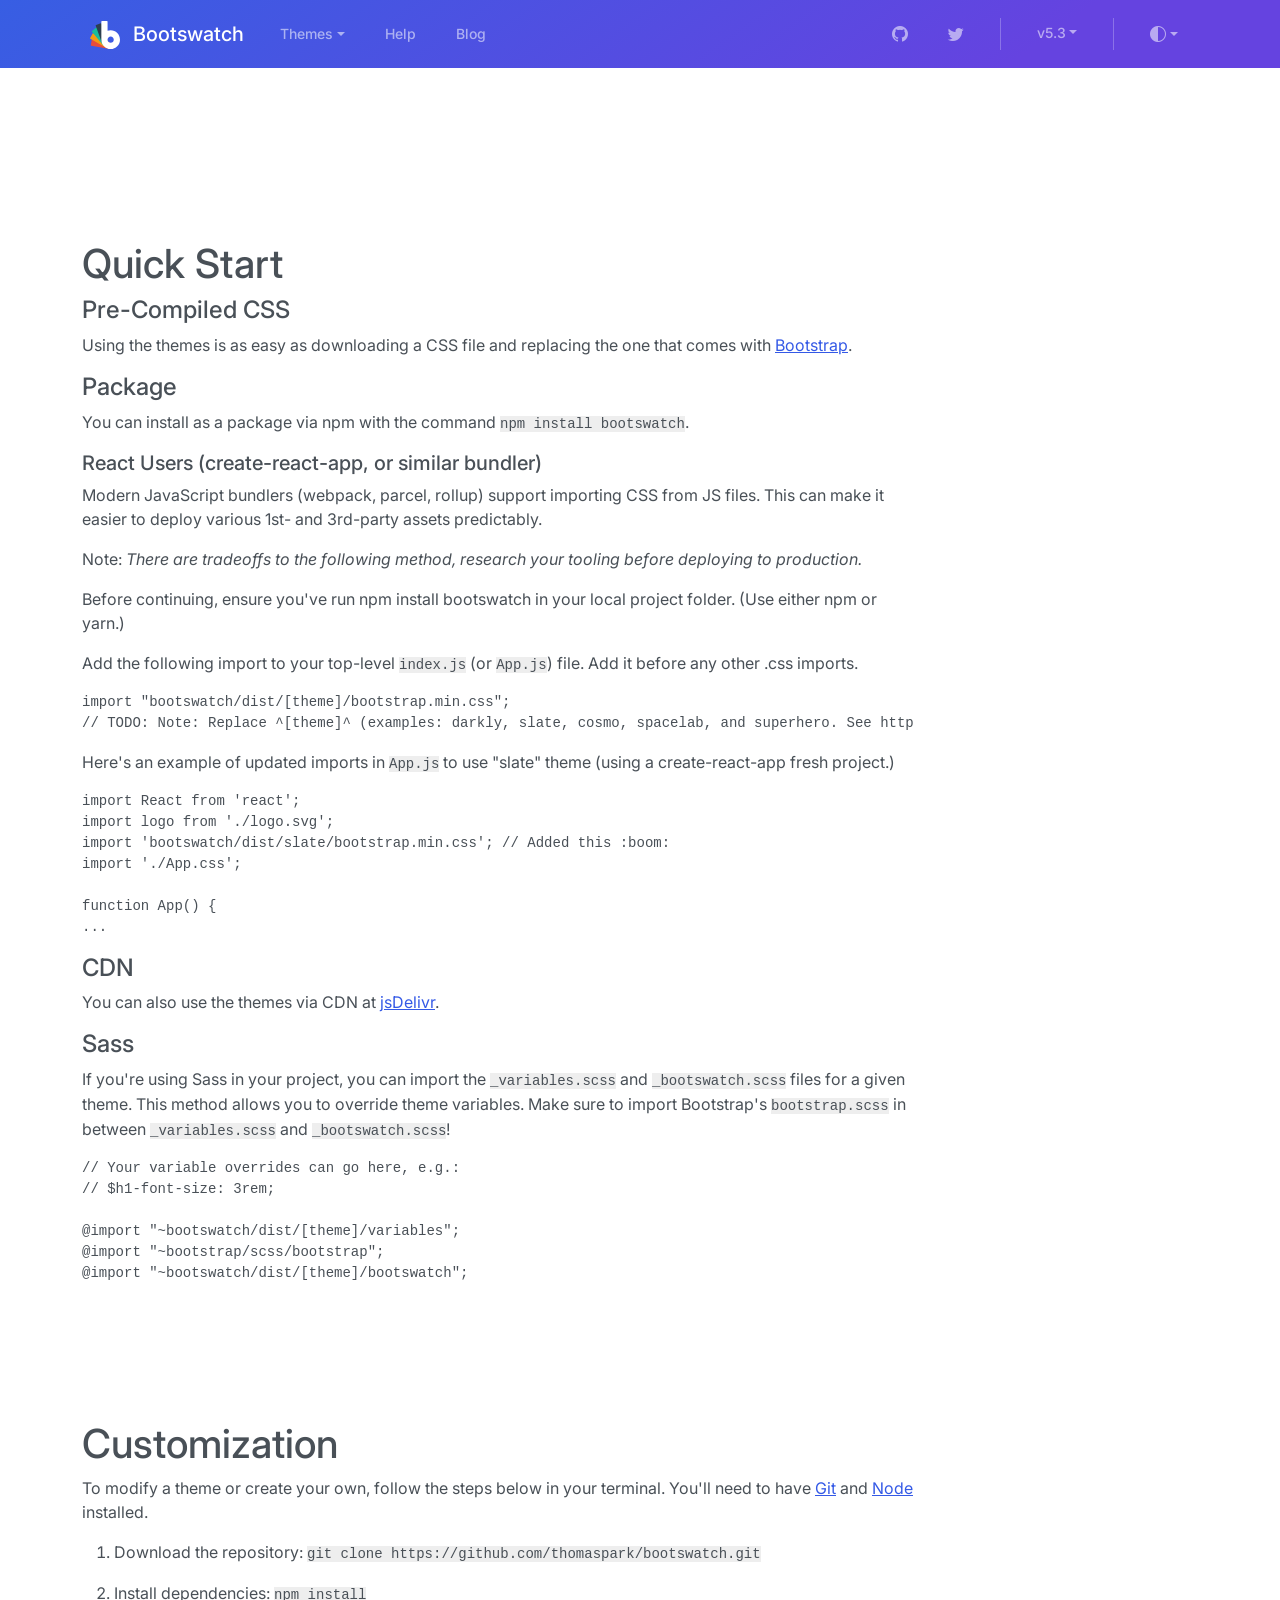
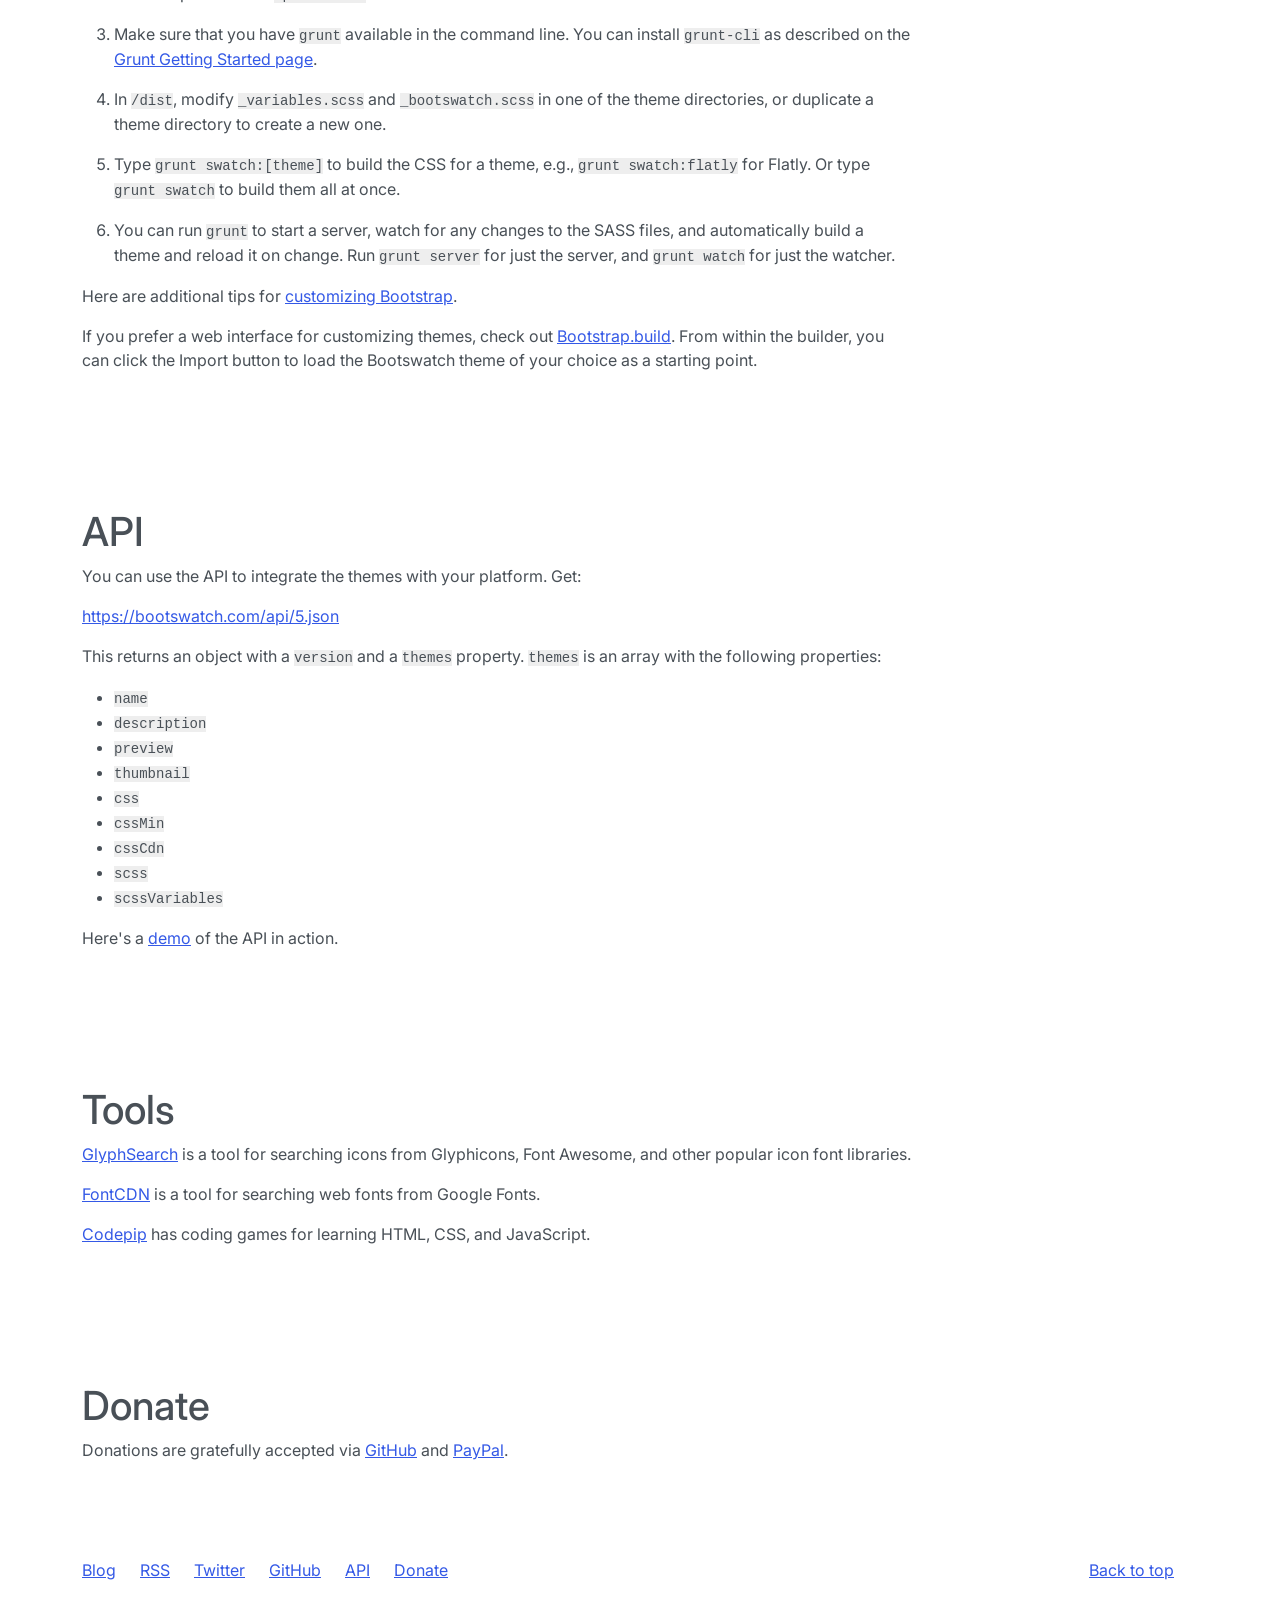
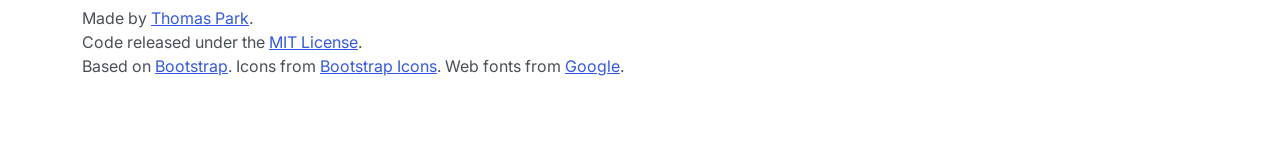
<file: bootswatch-5.3.8/docs/help/index.html>
<!DOCTYPE html>
<html lang="en">
  <head>
    <meta charset="utf-8">
    <title>Bootswatch: Help</title>
    <meta name="viewport" content="width=device-width, initial-scale=1">
    <link rel="stylesheet" href="../5/zephyr/bootstrap.css">
    <link rel="stylesheet" href="../_vendor/bootstrap-icons/font/bootstrap-icons.min.css">
    <link rel="stylesheet" href="../_assets/css/custom.min.css">
    <style>
      h1 {
        padding-top: 3em;
      }

      code {
        background-color: #eee;
        color: inherit;
      }
    </style>
    <!-- Global Site Tag (gtag.js) - Google Analytics -->
    <script async src="https://www.googletagmanager.com/gtag/js?id=G-KGDJBEFF3W"></script>
    <script>
      window.dataLayer = window.dataLayer || [];
      function gtag(){dataLayer.push(arguments);}
      gtag('js', new Date());

      gtag('config', 'G-KGDJBEFF3W');
    </script>
  </head>
  <body id="help">
    <div class="navbar navbar-expand-lg fixed-top bg-primary" data-bs-theme="dark">
      <div class="container">
        <a href="../" class="navbar-brand">
          <img class="d-inline-block mx-2" src="../_assets/img/logo.svg" alt="" width="30" height="28">
          Bootswatch
        </a>
        <button class="navbar-toggler" type="button" data-bs-toggle="collapse" data-bs-target="#navbarResponsive" aria-controls="navbarResponsive" aria-expanded="false" aria-label="Toggle navigation">
          <span class="navbar-toggler-icon"></span>
        </button>
        <div class="collapse navbar-collapse" id="navbarResponsive">
          <ul class="navbar-nav">
            <li class="nav-item dropdown" data-bs-theme="light">
              <a class="nav-link dropdown-toggle" data-bs-toggle="dropdown" href="#" id="themes">Themes</a>
              <div class="dropdown-menu" aria-labelledby="themes">
                <a class="dropdown-item" href="../default/">Default</a>
                <div class="dropdown-divider"></div>
                <a class="dropdown-item" href="../brite/">Brite</a>
                <a class="dropdown-item" href="../cerulean/">Cerulean</a>
                <a class="dropdown-item" href="../cosmo/">Cosmo</a>
                <a class="dropdown-item" href="../cyborg/">Cyborg</a>
                <a class="dropdown-item" href="../darkly/">Darkly</a>
                <a class="dropdown-item" href="../flatly/">Flatly</a>
                <a class="dropdown-item" href="../journal/">Journal</a>
                <a class="dropdown-item" href="../litera/">Litera</a>
                <a class="dropdown-item" href="../lumen/">Lumen</a>
                <a class="dropdown-item" href="../lux/">Lux</a>
                <a class="dropdown-item" href="../materia/">Materia</a>
                <a class="dropdown-item" href="../minty/">Minty</a>
                <a class="dropdown-item" href="../morph/">Morph</a>
                <a class="dropdown-item" href="../pulse/">Pulse</a>
                <a class="dropdown-item" href="../quartz/">Quartz</a>
                <a class="dropdown-item" href="../sandstone/">Sandstone</a>
                <a class="dropdown-item" href="../simplex/">Simplex</a>
                <a class="dropdown-item" href="../sketchy/">Sketchy</a>
                <a class="dropdown-item" href="../slate/">Slate</a>
                <a class="dropdown-item" href="../solar/">Solar</a>
                <a class="dropdown-item" href="../spacelab/">Spacelab</a>
                <a class="dropdown-item" href="../superhero/">Superhero</a>
                <a class="dropdown-item" href="../united/">United</a>
                <a class="dropdown-item" href="../vapor/">Vapor</a>
                <a class="dropdown-item" href="../versa/">Versa</a>
                <a class="dropdown-item" href="../yeti/">Yeti</a>
                <a class="dropdown-item" href="../zephyr/">Zephyr</a>
              </div>
            </li>
            <li class="nav-item">
              <a class="nav-link" href="../help/">Help</a>
            </li>
            <li class="nav-item">
              <a class="nav-link" href="https://blog.bootswatch.com/">Blog</a>
            </li>
          </ul>
          <ul class="navbar-nav ms-md-auto">
            <li class="nav-item">
              <a target="_blank" rel="noopener" class="nav-link" href="https://github.com/thomaspark/bootswatch/"><i class="bi bi-github"></i><span class="d-lg-none ms-2">GitHub</span></a>
            </li>
            <li class="nav-item">
              <a target="_blank" rel="noopener" class="nav-link" href="https://twitter.com/bootswatch"><i class="bi bi-twitter"></i><span class="d-lg-none ms-2">Twitter</span></a>
            </li>
            <li class="nav-item py-2 py-lg-1 col-12 col-lg-auto">
              <div class="vr d-none d-lg-flex h-100 mx-lg-2 text-white"></div>
              <hr class="d-lg-none my-2 text-white-50">
            </li>
            <li class="nav-item dropdown" data-bs-theme="light">
              <a class="nav-link dropdown-toggle d-flex align-items-center" href="#" id="version-menu" aria-expanded="false" data-bs-toggle="dropdown" data-bs-display="static" aria-label="Toggle theme">
                <span class="d-lg-none me-2">Bootstrap </span>
                <span>v5.3</span>
              </a>
              <ul class="dropdown-menu dropdown-menu-end">
                <li>
                  <a href="https://bootswatch.com/" class="dropdown-item d-flex align-items-center justify-content-between" aria-current="true">
                    <span class="ms-2">v5.3.x</span><i class="bi bi-check"></i>
                  </a>
                </li>
                <li>
                  <a href="https://bootswatch.com/4/" class="dropdown-item d-flex align-items-center justify-content-between">
                    <span class="ms-2">v4.6.2</span>
                  </a>
                </li>
                <li>
                  <a href="https://bootswatch.com/3/" class="dropdown-item d-flex align-items-center justify-content-between">
                    <span class="ms-2">v3.4.1</span>
                  </a>
                </li>
                <li>
                  <a href="https://bootswatch.com/2/" class="dropdown-item d-flex align-items-center justify-content-between">
                    <span class="ms-2">v2.3.2</span>
                  </a>
                </li>
                <li>
                  <hr class="dropdown-divider">
                </li>
                <li>
                  <a href="https://github.com/thomaspark/bootswatch/tags" class="dropdown-item d-flex align-items-center justify-content-between">
                    <span class="ms-2">All versions</span>
                  </a>
                </li>
              </ul>
            </li>
            <li class="nav-item py-2 py-lg-1 col-12 col-lg-auto">
              <div class="vr d-none d-lg-flex h-100 mx-lg-2 text-white"></div>
              <hr class="d-lg-none my-2 text-white-50">
            </li>
            <li class="nav-item dropdown" data-bs-theme="light">
              <a class="nav-link dropdown-toggle d-flex align-items-center" href="#" id="theme-menu" aria-expanded="false" data-bs-toggle="dropdown" data-bs-display="static" aria-label="Toggle theme">
                <i class="bi bi-circle-half"></i>
                <span class="d-lg-none ms-2">Toggle theme</span>
              </a>
              <ul class="dropdown-menu dropdown-menu-end">
                <li>
                  <button type="button" class="dropdown-item d-flex align-items-center" data-bs-theme-value="light" aria-pressed="false">
                    <i class="bi bi-sun-fill"></i><span class="ms-2">Light</span>
                  </button>
                </li>
                <li>
                  <button type="button" class="dropdown-item d-flex align-items-center" data-bs-theme-value="dark" aria-pressed="true">
                    <i class="bi bi-moon-stars-fill"></i><span class="ms-2">Dark</span>
                  </button>
                </li>
              </ul>
            </li>
          </ul>
        </div>
      </div>
    </div>

    <div class="container">
      <div class="row">
        <div class="col-lg-9">
          <h1 id="quickstart">Quick Start</h1>
          <h4>Pre-Compiled CSS</h4>
          <p>Using the themes is as easy as downloading a CSS file and replacing the one that comes with <a href="https://getbootstrap.com/" rel="noopener" target="_blank">Bootstrap</a>.</p>
          <h4>Package</h4>
          <p>You can install as a package via npm with the command <code>npm install bootswatch</code>.</p>
          <h5>React Users (create-react-app, or similar bundler)</h5>

          <p>Modern JavaScript bundlers (webpack, parcel, rollup) support importing CSS from JS files. This can make it easier to deploy various 1st- and 3rd-party assets predictably.</p>
          <p>Note: <i>There are tradeoffs to the following method, research your tooling before deploying to production.</i></p>
          <p>Before continuing, ensure you've run npm install bootswatch in your local project folder. (Use either npm or yarn.)</p>
          <p>Add the following import to your top-level <code>index.js</code> (or <code>App.js</code>) file. Add it before any other .css imports.</p>
          <pre>
import "bootswatch/dist/[theme]/bootstrap.min.css";
// TODO: Note: Replace ^[theme]^ (examples: darkly, slate, cosmo, spacelab, and superhero. See https://bootswatch.com/ for current theme names.)
</pre>
          <p>Here's an example of updated imports in <code>App.js</code> to use "slate" theme (using a create-react-app fresh project.)</p>
          <pre>
import React from 'react';
import logo from './logo.svg';
import 'bootswatch/dist/slate/bootstrap.min.css'; // Added this :boom:
import './App.css';

function App() {
...
</pre>

          <h4>CDN</h4>
          <p>You can also use the themes via CDN at <a href="https://www.jsdelivr.com/package/npm/bootswatch">jsDelivr</a>.</p>
          <h4>Sass</h4>
          <p>If you're using Sass in your project, you can import the <code>_variables.scss</code> and <code>_bootswatch.scss</code> files for a given theme. This method allows you to override theme variables. Make sure to import Bootstrap's <code>bootstrap.scss</code> in between <code>_variables.scss</code> and <code>_bootswatch.scss</code>!</p>
          <pre>
// Your variable overrides can go here, e.g.:
// $h1-font-size: 3rem;

@import "~bootswatch/dist/[theme]/variables";
@import "~bootstrap/scss/bootstrap";
@import "~bootswatch/dist/[theme]/bootswatch";
</pre>
        </div>
      </div>

      <div class="row">
        <div class="col-lg-9">
          <h1 id="customization">Customization</h1>
          <p>To modify a theme or create your own, follow the steps below in your terminal. You'll need to have <a href="https://docs.github.com/en/github/getting-started-with-github/set-up-git" rel="noopener" target="_blank">Git</a> and <a href="https://nodejs.org/" rel="noopener" target="_blank">Node</a> installed.</p>
          <ol>
            <li><p>Download the repository: <code>git clone https://github.com/thomaspark/bootswatch.git</code></p></li>
            <li><p>Install dependencies: <code>npm install</code></p></li>
            <li><p>Make sure that you have <code>grunt</code> available in the command line. You can install <code>grunt-cli</code> as described on the <a href="https://gruntjs.com/getting-started">Grunt Getting Started page</a>.</p></li>
            <li><p>In <code>/dist</code>, modify <code>_variables.scss</code> and <code>_bootswatch.scss</code> in one of the theme directories, or duplicate a theme directory to create a new one.</p></li>
            <li><p>Type <code>grunt swatch:[theme]</code> to build the CSS for a theme, e.g., <code>grunt swatch:flatly</code> for Flatly. Or type <code>grunt swatch</code> to build them all at once.</p></li>
            <li><p>You can run <code>grunt</code> to start a server, watch for any changes to the SASS files, and automatically build a theme and reload it on change. Run <code>grunt server</code> for just the server, and <code>grunt watch</code> for just the watcher.</p></li>
          </ol>
          <p>Here are additional tips for <a href="https://www.smashingmagazine.com/2013/03/customizing-bootstrap/" rel="noopener" target="_blank">customizing Bootstrap</a>.</p>
          <p>If you prefer a web interface for customizing themes, check out <a href="https://bootstrap.build/">Bootstrap.build</a>. From within the builder, you can click the Import button to load the Bootswatch theme of your choice as a starting point.</p>
        </div>
      </div>

      <div class="row">
        <div class="col-lg-12">
          <h1 id="api">API</h1>
          <p>You can use the API to integrate the themes with your platform. Get:</p>
          <p><a href="https://bootswatch.com/api/5.json">https://bootswatch.com/api/5.json</a></p>
          <p>This returns an object with a <code>version</code> and a <code>themes</code> property. <code>themes</code> is an array with the following properties:</p>
          <ul>
            <li><code>name</code></li>
            <li><code>description</code></li>
            <li><code>preview</code></li>
            <li><code>thumbnail</code></li>
            <li><code>css</code></li>
            <li><code>cssMin</code></li>
            <li><code>cssCdn</code></li>
            <li><code>scss</code></li>
            <li><code>scssVariables</code></li>
          </ul>
          <p>Here's a <a href="https://jsfiddle.net/bootswatch/j6kx0sny/">demo</a> of the API in action.</p>
        </div>
      </div>

      <div class="row">
        <div class="col-lg-9">
          <h1 id="tools">Tools</h1>
          <p><a href="https://glyphsearch.com/" rel="noopener" target="_blank">GlyphSearch</a> is a tool for searching icons from Glyphicons, Font Awesome, and other popular icon font libraries.</p>
          <p><a href="https://thomaspark.co/projects/fontcdn/" rel="noopener" target="_blank">FontCDN</a> is a tool for searching web fonts from Google Fonts.</p>
          <p><a href="https://codepip.com" rel="noopener" target="_blank">Codepip</a> has coding games for learning HTML, CSS, and JavaScript.</p>

          <h1 id="donate">Donate</h1>
          <p>Donations are gratefully accepted via <a href="https://github.com/sponsors/thomaspark">GitHub</a> and <a href="https://www.paypal.com/cgi-bin/webscr?cmd=_s-xclick&hosted_button_id=PU2DH4BMF9MWS&source=url">PayPal</a>.</p>
        </div>
      </div>
    </div>

    <div class="container">
      <footer id="footer">
        <div class="row">
          <div class="col-lg-12">
            <ul class="list-unstyled">
              <li class="float-end"><a href="#top">Back to top</a></li>
              <li><a href="https://blog.bootswatch.com/">Blog</a></li>
              <li><a href="https://blog.bootswatch.com/rss/">RSS</a></li>
              <li><a href="https://twitter.com/bootswatch">Twitter</a></li>
              <li><a href="https://github.com/thomaspark/bootswatch">GitHub</a></li>
              <li><a href="../help/#api">API</a></li>
              <li><a href="../help/#donate">Donate</a></li>
            </ul>
            <p>Made by <a href="https://thomaspark.co/">Thomas Park</a>.</p>
            <p>Code released under the <a href="https://github.com/thomaspark/bootswatch/blob/master/LICENSE">MIT License</a>.</p>
            <p>Based on <a href="https://getbootstrap.com/" rel="nofollow">Bootstrap</a>. Icons from <a href="https://icons.getbootstrap.com/" rel="nofollow">Bootstrap Icons</a>. Web fonts from <a href="https://fonts.google.com/" rel="nofollow">Google</a>.</p>
          </div>
        </div>
      </footer>
    </div>

    <script src="../_vendor/bootstrap/dist/js/bootstrap.bundle.min.js"></script>
    <script src="../_assets/js/custom.js"></script>
  </body>
</html>
</file>
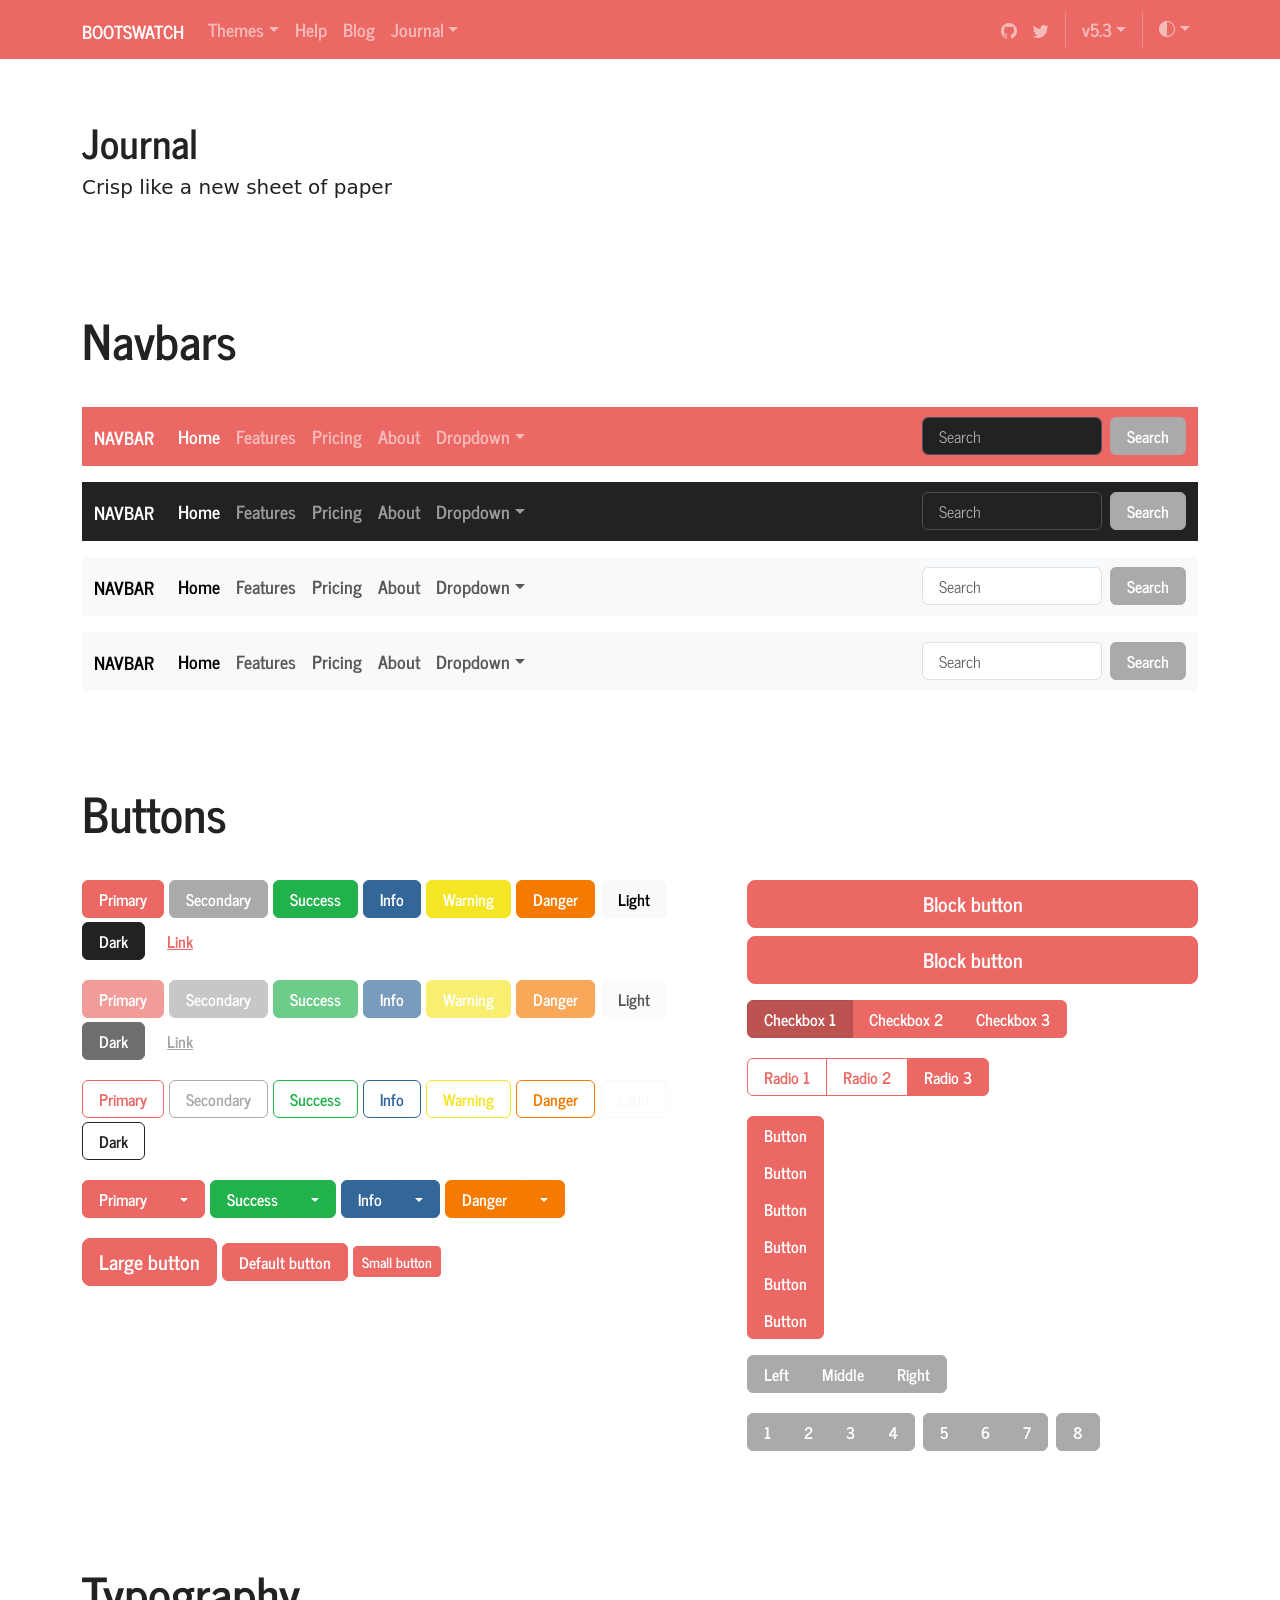
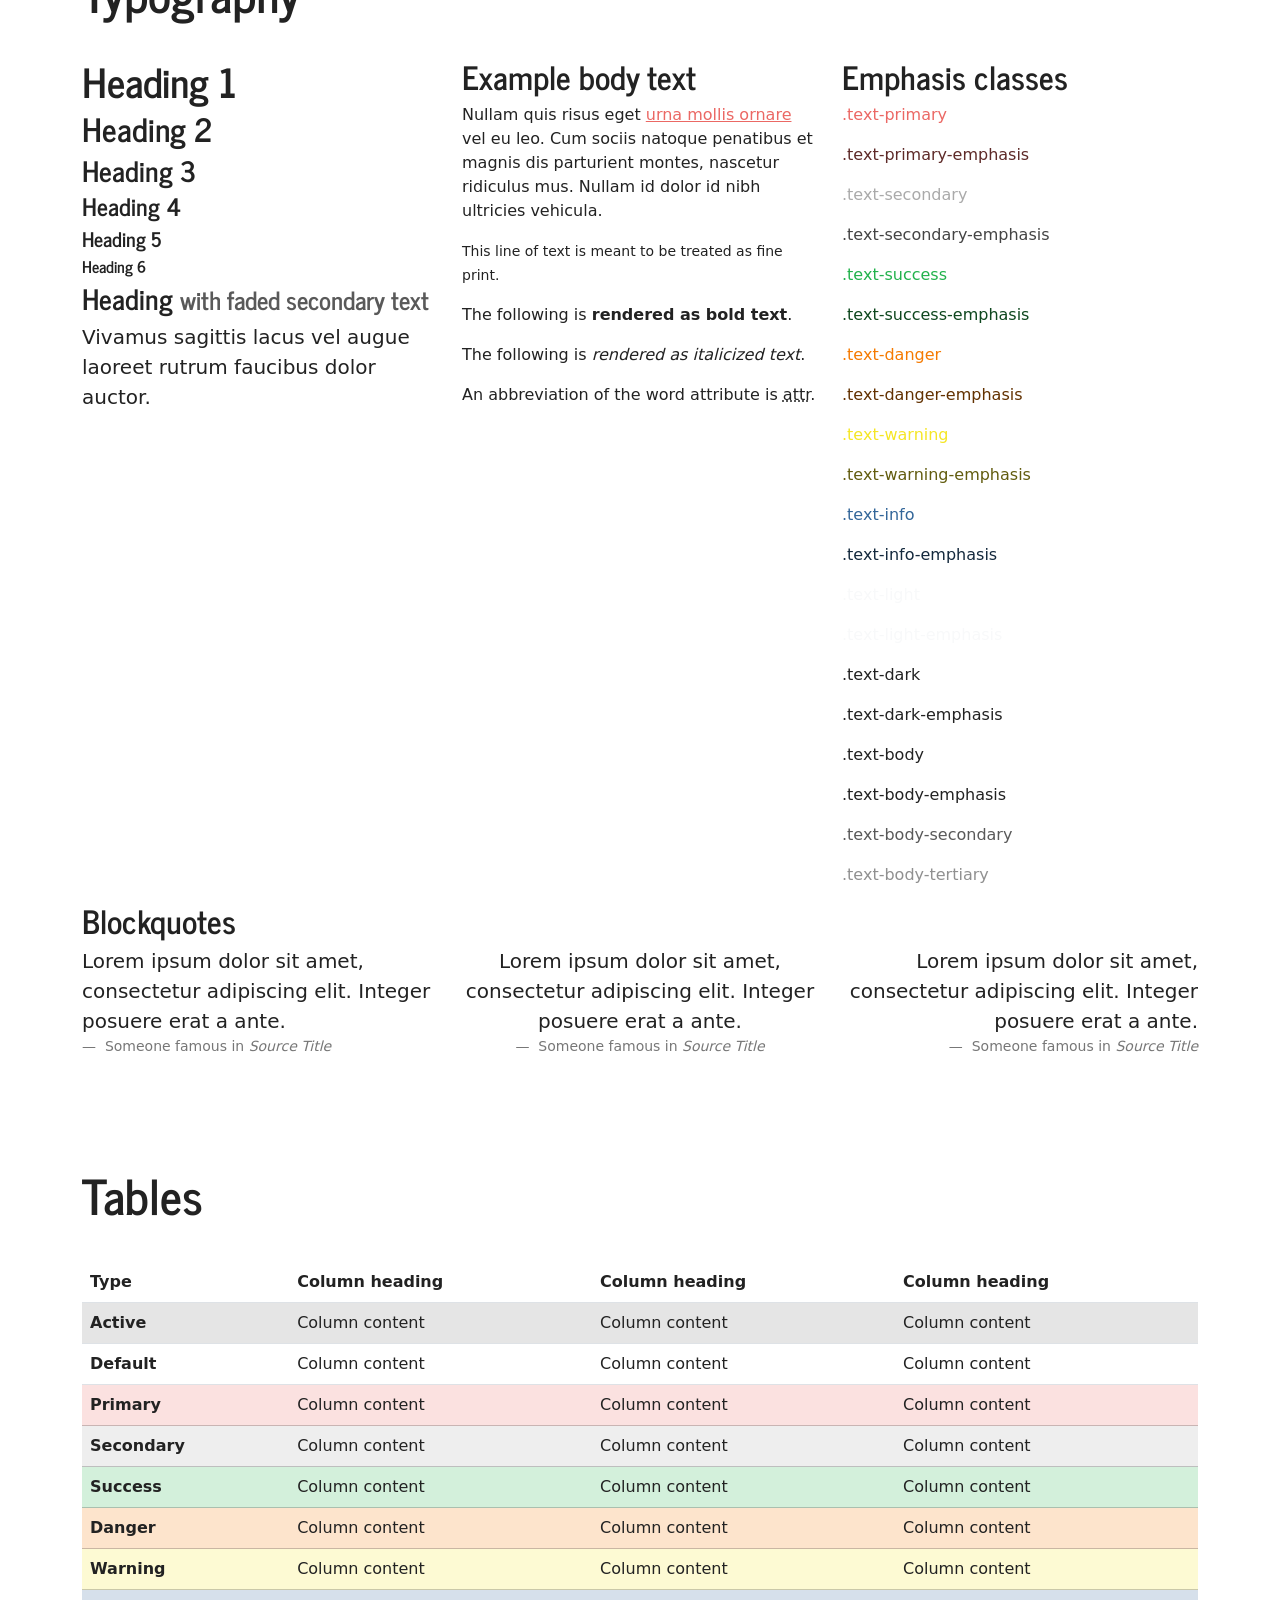
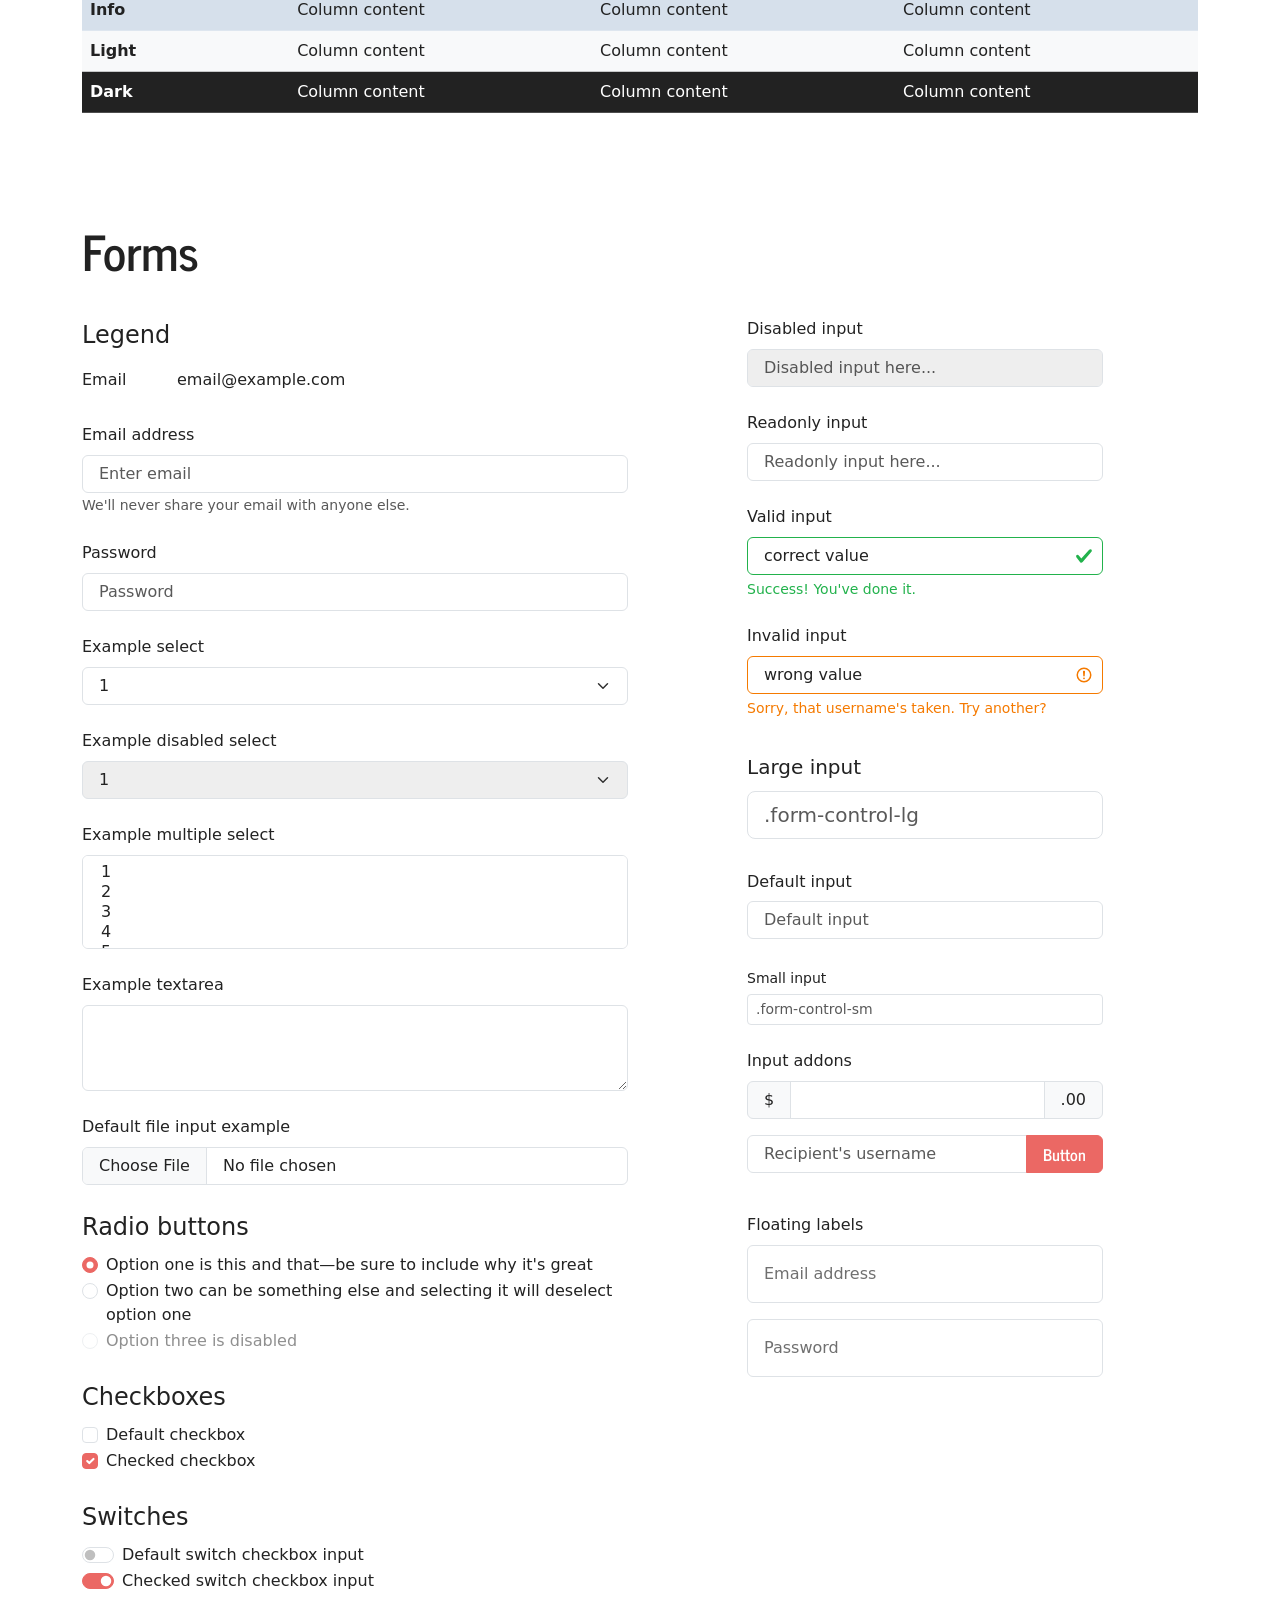
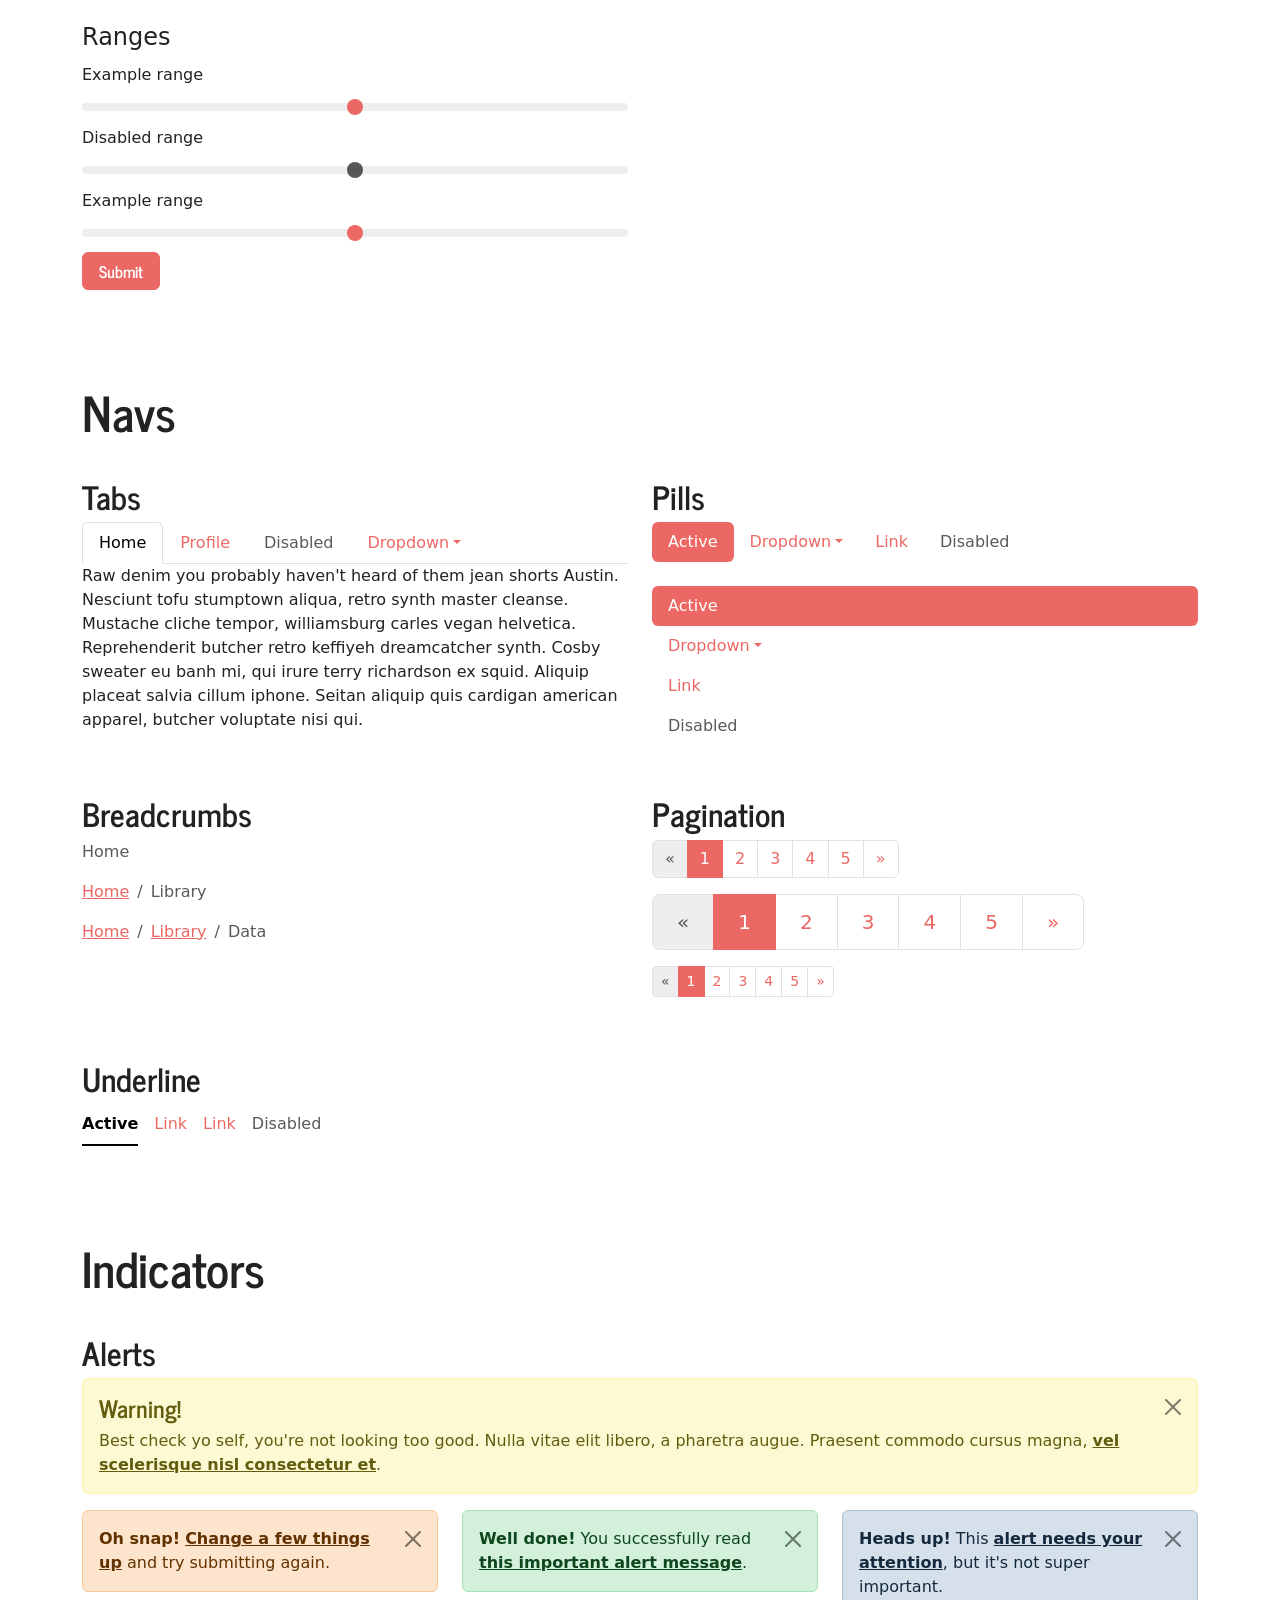
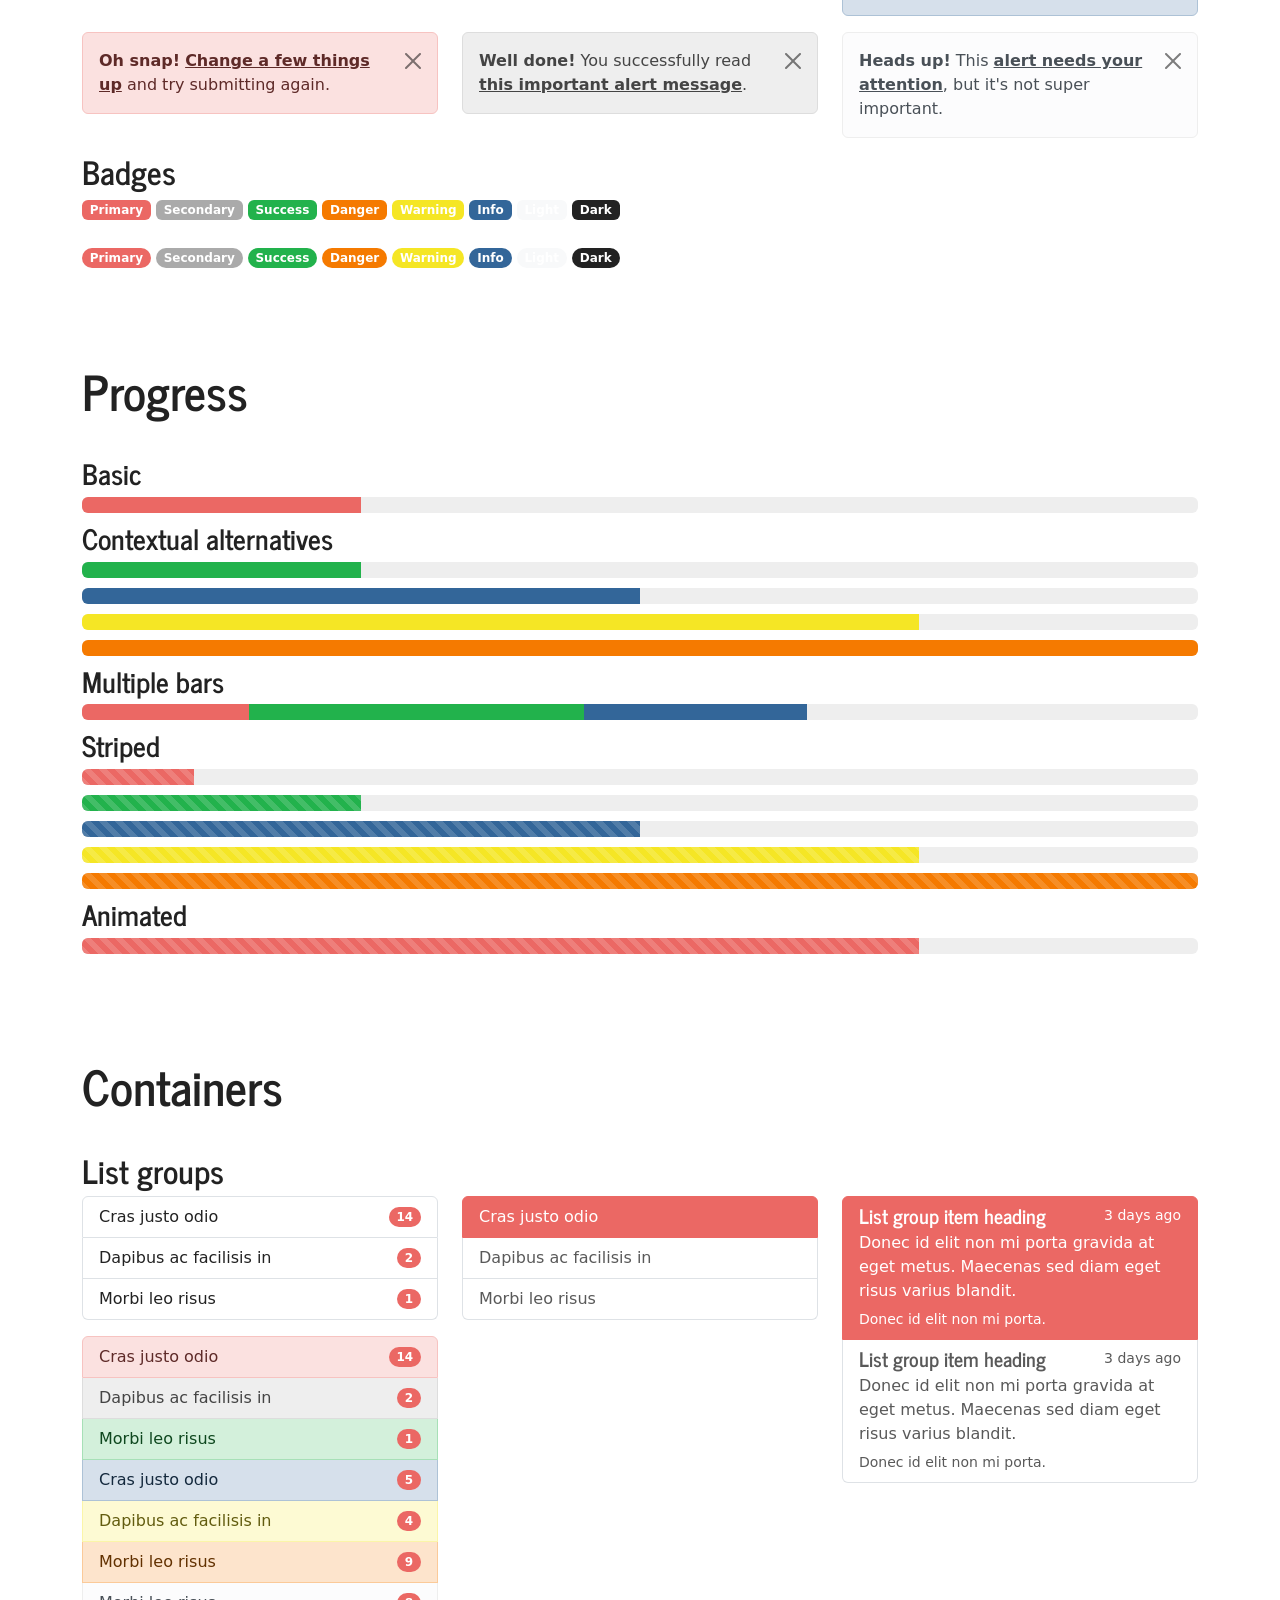
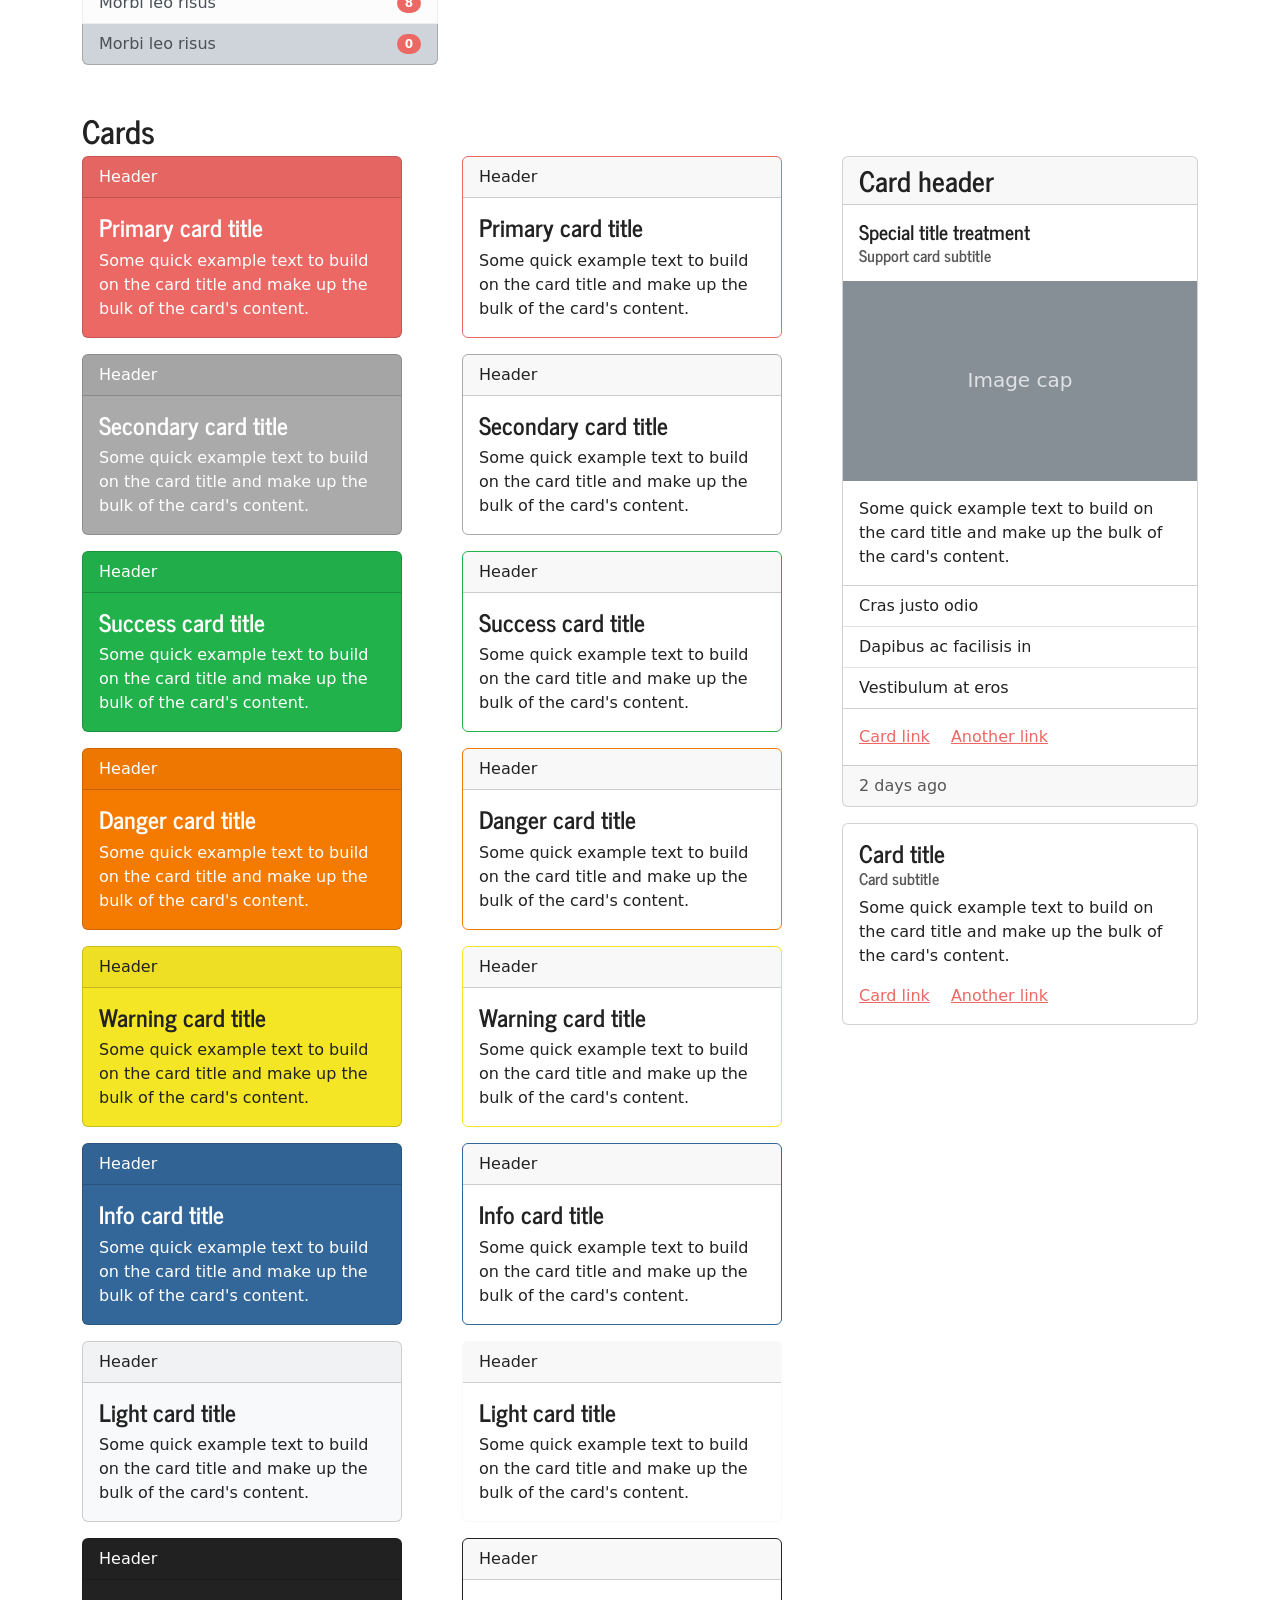
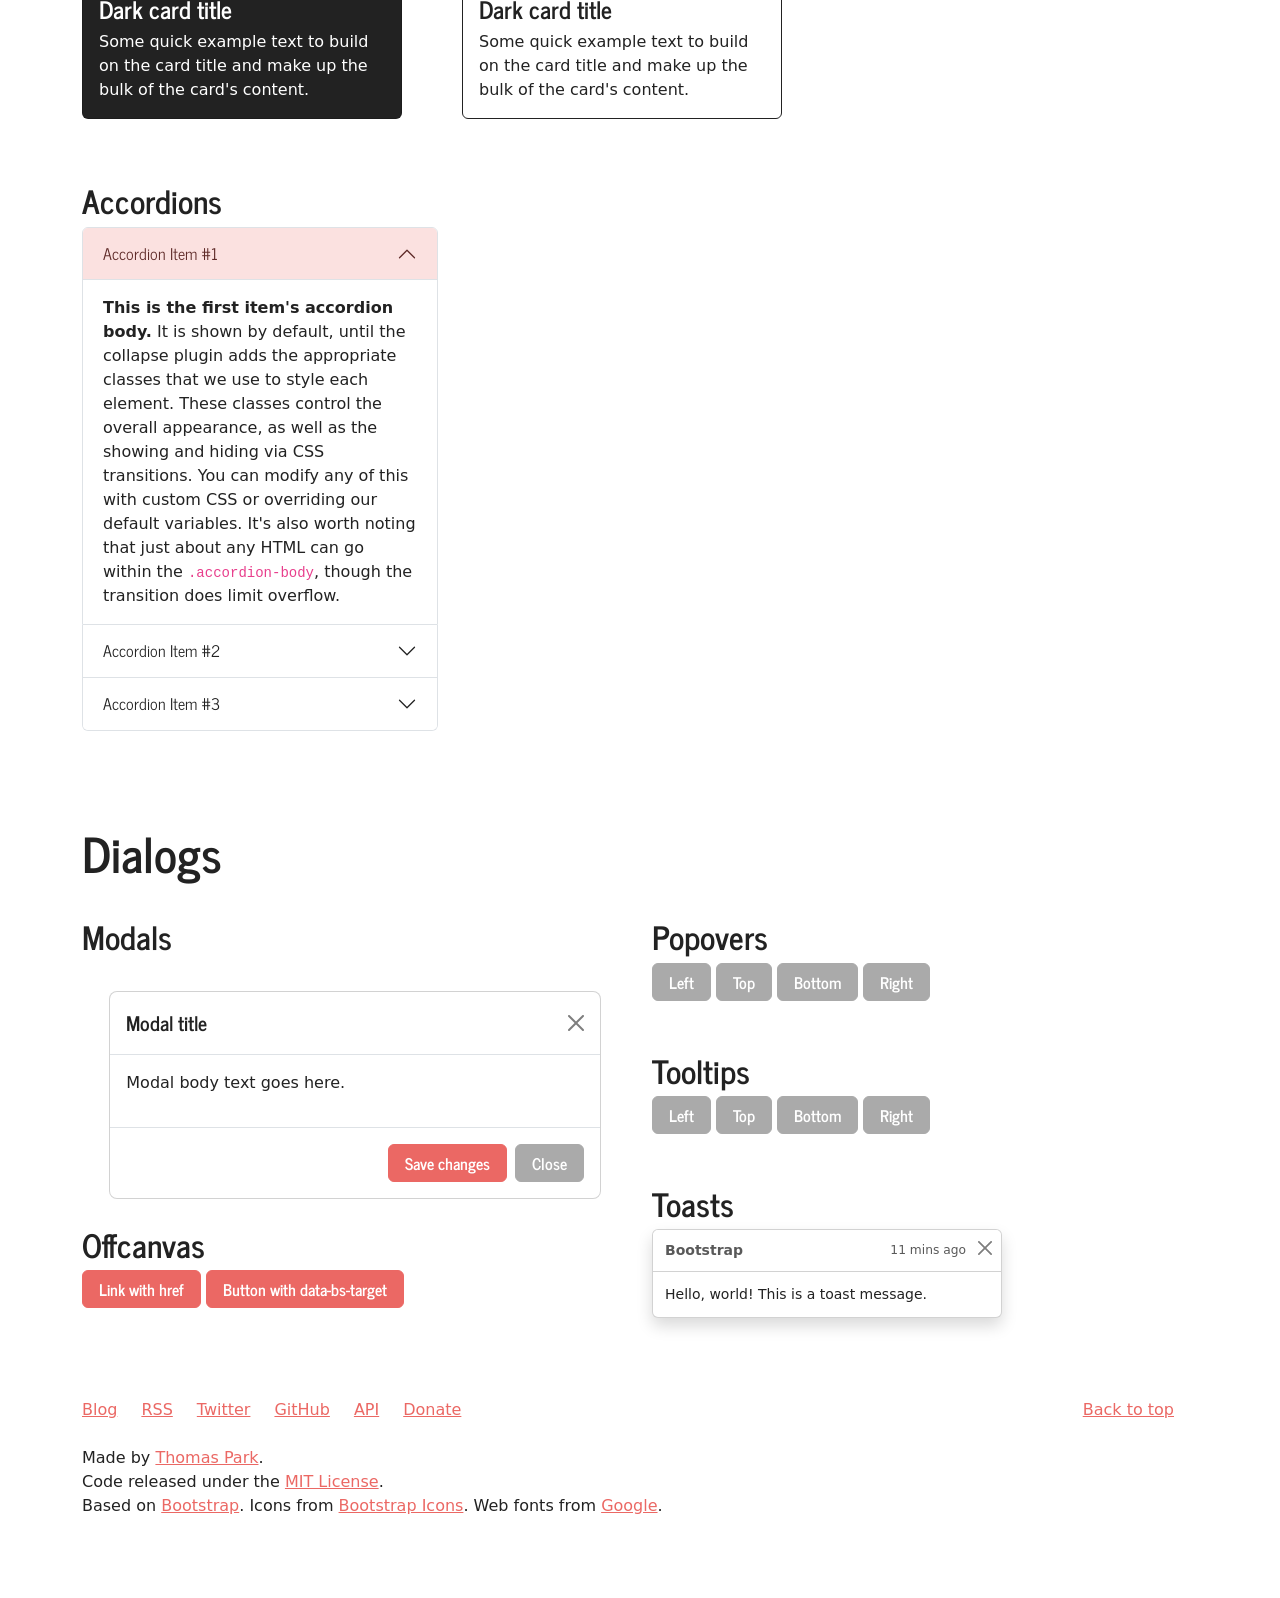
<file: bootswatch-5.3.8/docs/journal/index.html>
<!DOCTYPE html>
<html lang="en">
  <head>
    <meta charset="utf-8">
    <title>Bootswatch: Journal</title>
    <meta name="viewport" content="width=device-width, initial-scale=1">
    <link rel="stylesheet" href="../5/journal/bootstrap.css">
    <link rel="stylesheet" href="../_vendor/bootstrap-icons/font/bootstrap-icons.min.css">
    <link rel="stylesheet" href="../_vendor/prismjs/themes/prism-okaidia.css">
    <link rel="stylesheet" href="../_assets/css/custom.min.css">
    <!-- Global Site Tag (gtag.js) - Google Analytics -->
    <script async src="https://www.googletagmanager.com/gtag/js?id=G-KGDJBEFF3W"></script>
    <script>
      window.dataLayer = window.dataLayer || [];
      function gtag(){dataLayer.push(arguments);}
      gtag('js', new Date());

      gtag('config', 'G-KGDJBEFF3W');
    </script>
  </head>
  <body>
    <div class="navbar navbar-expand-lg fixed-top bg-primary" data-bs-theme="dark">
      <div class="container">
        <a href="../" class="navbar-brand">Bootswatch</a>
        <button class="navbar-toggler" type="button" data-bs-toggle="collapse" data-bs-target="#navbarResponsive" aria-controls="navbarResponsive" aria-expanded="false" aria-label="Toggle navigation">
          <span class="navbar-toggler-icon"></span>
        </button>
        <div class="collapse navbar-collapse" id="navbarResponsive">
          <ul class="navbar-nav">
            <li class="nav-item dropdown" data-bs-theme="light">
              <a class="nav-link dropdown-toggle" data-bs-toggle="dropdown" href="#" id="themes">Themes</a>
              <div class="dropdown-menu" aria-labelledby="themes">
                <a class="dropdown-item" href="../default/">Default</a>
                <div class="dropdown-divider"></div>
                <a class="dropdown-item" href="../brite/">Brite</a>
                <a class="dropdown-item" href="../cerulean/">Cerulean</a>
                <a class="dropdown-item" href="../cosmo/">Cosmo</a>
                <a class="dropdown-item" href="../cyborg/">Cyborg</a>
                <a class="dropdown-item" href="../darkly/">Darkly</a>
                <a class="dropdown-item" href="../flatly/">Flatly</a>
                <a class="dropdown-item" href="../journal/">Journal</a>
                <a class="dropdown-item" href="../litera/">Litera</a>
                <a class="dropdown-item" href="../lumen/">Lumen</a>
                <a class="dropdown-item" href="../lux/">Lux</a>
                <a class="dropdown-item" href="../materia/">Materia</a>
                <a class="dropdown-item" href="../minty/">Minty</a>
                <a class="dropdown-item" href="../morph/">Morph</a>
                <a class="dropdown-item" href="../pulse/">Pulse</a>
                <a class="dropdown-item" href="../quartz/">Quartz</a>
                <a class="dropdown-item" href="../sandstone/">Sandstone</a>
                <a class="dropdown-item" href="../simplex/">Simplex</a>
                <a class="dropdown-item" href="../sketchy/">Sketchy</a>
                <a class="dropdown-item" href="../slate/">Slate</a>
                <a class="dropdown-item" href="../solar/">Solar</a>
                <a class="dropdown-item" href="../spacelab/">Spacelab</a>
                <a class="dropdown-item" href="../superhero/">Superhero</a>
                <a class="dropdown-item" href="../united/">United</a>
                <a class="dropdown-item" href="../vapor/">Vapor</a>
                <a class="dropdown-item" href="../versa/">Versa</a>
                <a class="dropdown-item" href="../yeti/">Yeti</a>
                <a class="dropdown-item" href="../zephyr/">Zephyr</a>
              </div>
            </li>
            <li class="nav-item">
              <a class="nav-link" href="../help/">Help</a>
            </li>
            <li class="nav-item">
              <a class="nav-link" href="https://blog.bootswatch.com/">Blog</a>
            </li>
            <li class="nav-item dropdown" data-bs-theme="light">
              <a class="nav-link dropdown-toggle" data-bs-toggle="dropdown" href="#" id="download">Journal</a>
              <div class="dropdown-menu" aria-labelledby="download">
                <a class="dropdown-item" rel="noopener" target="_blank" href="https://jsfiddle.net/bootswatch/gh02neac/">Open in JSFiddle</a>
                <div class="dropdown-divider"></div>
                <a class="dropdown-item" href="../5/journal/bootstrap.css" download>bootstrap.css</a>
                <a class="dropdown-item" href="../5/journal/bootstrap.min.css" download>bootstrap.min.css</a>
                <div class="dropdown-divider"></div>
                <a class="dropdown-item" href="../5/journal/bootstrap.rtl.css" download>bootstrap.rtl.css</a>
                <a class="dropdown-item" href="../5/journal/bootstrap.rtl.min.css" download>bootstrap.rtl.min.css</a>
                <div class="dropdown-divider"></div>
                <a class="dropdown-item" href="../5/journal/_variables.scss" download>_variables.scss</a>
                <a class="dropdown-item" href="../5/journal/_bootswatch.scss" download>_bootswatch.scss</a>
              </div>
            </li>
          </ul>
          <ul class="navbar-nav ms-md-auto">
            <li class="nav-item">
              <a target="_blank" rel="noopener" class="nav-link" href="https://github.com/thomaspark/bootswatch/"><i class="bi bi-github"></i><span class="d-lg-none ms-2">GitHub</span></a>
            </li>
            <li class="nav-item">
              <a target="_blank" rel="noopener" class="nav-link" href="https://twitter.com/bootswatch"><i class="bi bi-twitter"></i><span class="d-lg-none ms-2">Twitter</span></a>
            </li>
            <li class="nav-item py-2 py-lg-1 col-12 col-lg-auto">
              <div class="vr d-none d-lg-flex h-100 mx-lg-2 text-white"></div>
              <hr class="d-lg-none my-2 text-white-50">
            </li>
            <li class="nav-item dropdown" data-bs-theme="light">
              <a class="nav-link dropdown-toggle d-flex align-items-center" href="#" id="version-menu" aria-expanded="false" data-bs-toggle="dropdown" data-bs-display="static" aria-label="Toggle theme">
                <span class="d-lg-none me-2">Bootstrap </span>
                <span>v5.3</span>
              </a>
              <ul class="dropdown-menu dropdown-menu-end">
                <li>
                  <a href="https://bootswatch.com/" class="dropdown-item d-flex align-items-center justify-content-between" aria-current="true">
                    <span class="ms-2">v5.3.x</span><i class="bi bi-check"></i>
                  </a>
                </li>
                <li>
                  <a href="https://bootswatch.com/4/" class="dropdown-item d-flex align-items-center justify-content-between">
                    <span class="ms-2">v4.6.2</span>
                  </a>
                </li>
                <li>
                  <a href="https://bootswatch.com/3/" class="dropdown-item d-flex align-items-center justify-content-between">
                    <span class="ms-2">v3.4.1</span>
                  </a>
                </li>
                <li>
                  <a href="https://bootswatch.com/2/" class="dropdown-item d-flex align-items-center justify-content-between">
                    <span class="ms-2">v2.3.2</span>
                  </a>
                </li>
                <li>
                  <hr class="dropdown-divider">
                </li>
                <li>
                  <a href="https://github.com/thomaspark/bootswatch/tags" class="dropdown-item d-flex align-items-center justify-content-between">
                    <span class="ms-2">All versions</span>
                  </a>
                </li>
              </ul>
            </li>
            <li class="nav-item py-2 py-lg-1 col-12 col-lg-auto">
              <div class="vr d-none d-lg-flex h-100 mx-lg-2 text-white"></div>
              <hr class="d-lg-none my-2 text-white-50">
            </li>
            <li class="nav-item dropdown" data-bs-theme="light">
              <a class="nav-link dropdown-toggle d-flex align-items-center" href="#" id="theme-menu" aria-expanded="false" data-bs-toggle="dropdown" data-bs-display="static" aria-label="Toggle theme">
                <i class="bi bi-circle-half"></i>
                <span class="d-lg-none ms-2">Toggle theme</span>
              </a>
              <ul class="dropdown-menu dropdown-menu-end">
                <li>
                  <button type="button" class="dropdown-item d-flex align-items-center" data-bs-theme-value="light" aria-pressed="false">
                    <i class="bi bi-sun-fill"></i><span class="ms-2">Light</span>
                  </button>
                </li>
                <li>
                  <button type="button" class="dropdown-item d-flex align-items-center" data-bs-theme-value="dark" aria-pressed="true">
                    <i class="bi bi-moon-stars-fill"></i><span class="ms-2">Dark</span>
                  </button>
                </li>
              </ul>
            </li>
          </ul>
        </div>
      </div>
    </div>

    <div class="container">
      <div class="page-header" id="banner">
        <div class="row">
          <div class="col-lg-8 col-md-7 col-sm-6">
            <h1>Journal</h1>
            <p class="lead">Crisp like a new sheet of paper</p>
          </div>
          <div class="col-lg-4 col-md-5 col-sm-6">
            <div class="sponsor">
              <script async src="https://cdn.carbonads.com/carbon.js?serve=CKYIE23N&placement=bootswatchcom" id="_carbonads_js"></script>
            </div>
          </div>
        </div>
      </div>

      <!-- Navbar
      ================================================== -->
      <div class="bs-docs-section clearfix">
        <div class="row">
          <div class="col-lg-12">
            <div class="page-header">
              <h1 id="navbars">Navbars</h1>
            </div>

            <div class="bs-component">
              <nav class="navbar navbar-expand-lg bg-primary" data-bs-theme="dark">
                <div class="container-fluid">
                  <a class="navbar-brand" href="#">Navbar</a>
                  <button class="navbar-toggler" type="button" data-bs-toggle="collapse" data-bs-target="#navbarColor01" aria-controls="navbarColor01" aria-expanded="false" aria-label="Toggle navigation">
                    <span class="navbar-toggler-icon"></span>
                  </button>

                  <div class="collapse navbar-collapse" id="navbarColor01">
                    <ul class="navbar-nav me-auto">
                      <li class="nav-item">
                        <a class="nav-link active" href="#">Home
                          <span class="visually-hidden">(current)</span>
                        </a>
                      </li>
                      <li class="nav-item">
                        <a class="nav-link" href="#">Features</a>
                      </li>
                      <li class="nav-item">
                        <a class="nav-link" href="#">Pricing</a>
                      </li>
                      <li class="nav-item">
                        <a class="nav-link" href="#">About</a>
                      </li>
                      <li class="nav-item dropdown">
                        <a class="nav-link dropdown-toggle" data-bs-toggle="dropdown" href="#" role="button" aria-haspopup="true" aria-expanded="false">Dropdown</a>
                        <div class="dropdown-menu">
                          <a class="dropdown-item" href="#">Action</a>
                          <a class="dropdown-item" href="#">Another action</a>
                          <a class="dropdown-item" href="#">Something else here</a>
                          <div class="dropdown-divider"></div>
                          <a class="dropdown-item" href="#">Separated link</a>
                        </div>
                      </li>
                    </ul>
                    <form class="d-flex">
                      <input class="form-control me-sm-2" type="search" placeholder="Search">
                      <button class="btn btn-secondary my-2 my-sm-0" type="submit">Search</button>
                    </form>
                  </div>
                </div>
              </nav>
            </div>

            <div class="bs-component">
              <nav class="navbar navbar-expand-lg bg-dark" data-bs-theme="dark">
                <div class="container-fluid">
                  <a class="navbar-brand" href="#">Navbar</a>
                  <button class="navbar-toggler" type="button" data-bs-toggle="collapse" data-bs-target="#navbarColor02" aria-controls="navbarColor02" aria-expanded="false" aria-label="Toggle navigation">
                    <span class="navbar-toggler-icon"></span>
                  </button>

                  <div class="collapse navbar-collapse" id="navbarColor02">
                    <ul class="navbar-nav me-auto">
                      <li class="nav-item">
                        <a class="nav-link active" href="#">Home
                          <span class="visually-hidden">(current)</span>
                        </a>
                      </li>
                      <li class="nav-item">
                        <a class="nav-link" href="#">Features</a>
                      </li>
                      <li class="nav-item">
                        <a class="nav-link" href="#">Pricing</a>
                      </li>
                      <li class="nav-item">
                        <a class="nav-link" href="#">About</a>
                      </li>
                      <li class="nav-item dropdown">
                        <a class="nav-link dropdown-toggle" data-bs-toggle="dropdown" href="#" role="button" aria-haspopup="true" aria-expanded="false">Dropdown</a>
                        <div class="dropdown-menu">
                          <a class="dropdown-item" href="#">Action</a>
                          <a class="dropdown-item" href="#">Another action</a>
                          <a class="dropdown-item" href="#">Something else here</a>
                          <div class="dropdown-divider"></div>
                          <a class="dropdown-item" href="#">Separated link</a>
                        </div>
                      </li>
                    </ul>
                    <form class="d-flex">
                      <input class="form-control me-sm-2" type="search" placeholder="Search">
                      <button class="btn btn-secondary my-2 my-sm-0" type="submit">Search</button>
                    </form>
                  </div>
                </div>
              </nav>
            </div>

            <div class="bs-component">
              <nav class="navbar navbar-expand-lg bg-light" data-bs-theme="light">
                <div class="container-fluid">
                  <a class="navbar-brand" href="#">Navbar</a>
                  <button class="navbar-toggler" type="button" data-bs-toggle="collapse" data-bs-target="#navbarColor03" aria-controls="navbarColor03" aria-expanded="false" aria-label="Toggle navigation">
                    <span class="navbar-toggler-icon"></span>
                  </button>

                  <div class="collapse navbar-collapse" id="navbarColor03">
                    <ul class="navbar-nav me-auto">
                      <li class="nav-item">
                        <a class="nav-link active" href="#">Home
                          <span class="visually-hidden">(current)</span>
                        </a>
                      </li>
                      <li class="nav-item">
                        <a class="nav-link" href="#">Features</a>
                      </li>
                      <li class="nav-item">
                        <a class="nav-link" href="#">Pricing</a>
                      </li>
                      <li class="nav-item">
                        <a class="nav-link" href="#">About</a>
                      </li>
                      <li class="nav-item dropdown">
                        <a class="nav-link dropdown-toggle" data-bs-toggle="dropdown" href="#" role="button" aria-haspopup="true" aria-expanded="false">Dropdown</a>
                        <div class="dropdown-menu">
                          <a class="dropdown-item" href="#">Action</a>
                          <a class="dropdown-item" href="#">Another action</a>
                          <a class="dropdown-item" href="#">Something else here</a>
                          <div class="dropdown-divider"></div>
                          <a class="dropdown-item" href="#">Separated link</a>
                        </div>
                      </li>
                    </ul>
                    <form class="d-flex">
                      <input class="form-control me-sm-2" type="search" placeholder="Search">
                      <button class="btn btn-secondary my-2 my-sm-0" type="submit">Search</button>
                    </form>
                  </div>
                </div>
              </nav>
            </div>

            <div class="bs-component">
              <nav class="navbar navbar-expand-lg bg-body-tertiary">
                <div class="container-fluid">
                  <a class="navbar-brand" href="#">Navbar</a>
                  <button class="navbar-toggler" type="button" data-bs-toggle="collapse" data-bs-target="#navbarColor04" aria-controls="navbarColor04" aria-expanded="false" aria-label="Toggle navigation">
                    <span class="navbar-toggler-icon"></span>
                  </button>

                  <div class="collapse navbar-collapse" id="navbarColor04">
                    <ul class="navbar-nav me-auto">
                      <li class="nav-item">
                        <a class="nav-link active" href="#">Home
                          <span class="visually-hidden">(current)</span>
                        </a>
                      </li>
                      <li class="nav-item">
                        <a class="nav-link" href="#">Features</a>
                      </li>
                      <li class="nav-item">
                        <a class="nav-link" href="#">Pricing</a>
                      </li>
                      <li class="nav-item">
                        <a class="nav-link" href="#">About</a>
                      </li>
                      <li class="nav-item dropdown">
                        <a class="nav-link dropdown-toggle" data-bs-toggle="dropdown" href="#" role="button" aria-haspopup="true" aria-expanded="false">Dropdown</a>
                        <div class="dropdown-menu">
                          <a class="dropdown-item" href="#">Action</a>
                          <a class="dropdown-item" href="#">Another action</a>
                          <a class="dropdown-item" href="#">Something else here</a>
                          <div class="dropdown-divider"></div>
                          <a class="dropdown-item" href="#">Separated link</a>
                        </div>
                      </li>
                    </ul>
                    <form class="d-flex">
                      <input class="form-control me-sm-2" type="search" placeholder="Search">
                      <button class="btn btn-secondary my-2 my-sm-0" type="submit">Search</button>
                    </form>
                  </div>
                </div>
              </nav>
            </div>

          </div>
        </div>
      </div>

      <!-- Buttons
      ================================================== -->
      <div class="bs-docs-section">
        <div class="page-header">
          <div class="row">
            <div class="col-lg-12">
              <h1 id="buttons">Buttons</h1>
            </div>
          </div>
        </div>

        <div class="row">
          <div class="col-lg-7">
            <p class="bs-component">
              <button type="button" class="btn btn-primary">Primary</button>
              <button type="button" class="btn btn-secondary">Secondary</button>
              <button type="button" class="btn btn-success">Success</button>
              <button type="button" class="btn btn-info">Info</button>
              <button type="button" class="btn btn-warning">Warning</button>
              <button type="button" class="btn btn-danger">Danger</button>
              <button type="button" class="btn btn-light">Light</button>
              <button type="button" class="btn btn-dark">Dark</button>
              <button type="button" class="btn btn-link">Link</button>
            </p>

            <p class="bs-component">
              <button type="button" class="btn btn-primary disabled">Primary</button>
              <button type="button" class="btn btn-secondary disabled">Secondary</button>
              <button type="button" class="btn btn-success disabled">Success</button>
              <button type="button" class="btn btn-info disabled">Info</button>
              <button type="button" class="btn btn-warning disabled">Warning</button>
              <button type="button" class="btn btn-danger disabled">Danger</button>
              <button type="button" class="btn btn-light disabled">Light</button>
              <button type="button" class="btn btn-dark disabled">Dark</button>
              <button type="button" class="btn btn-link disabled">Link</button>
            </p>

            <p class="bs-component">
              <button type="button" class="btn btn-outline-primary">Primary</button>
              <button type="button" class="btn btn-outline-secondary">Secondary</button>
              <button type="button" class="btn btn-outline-success">Success</button>
              <button type="button" class="btn btn-outline-info">Info</button>
              <button type="button" class="btn btn-outline-warning">Warning</button>
              <button type="button" class="btn btn-outline-danger">Danger</button>
              <button type="button" class="btn btn-outline-light">Light</button>
              <button type="button" class="btn btn-outline-dark">Dark</button>
            </p>

            <div class="bs-component">
              <div class="btn-group" role="group" aria-label="Button group with nested dropdown">
                <button type="button" class="btn btn-primary">Primary</button>
                <div class="btn-group" role="group">
                  <button id="btnGroupDrop1" type="button" class="btn btn-primary dropdown-toggle" data-bs-toggle="dropdown" aria-haspopup="true" aria-expanded="false"></button>
                  <div class="dropdown-menu" aria-labelledby="btnGroupDrop1">
                    <a class="dropdown-item" href="#">Dropdown link</a>
                    <a class="dropdown-item" href="#">Dropdown link</a>
                  </div>
                </div>
              </div>

              <div class="btn-group" role="group" aria-label="Button group with nested dropdown">
                <button type="button" class="btn btn-success">Success</button>
                <div class="btn-group" role="group">
                  <button id="btnGroupDrop2" type="button" class="btn btn-success dropdown-toggle" data-bs-toggle="dropdown" aria-haspopup="true" aria-expanded="false"></button>
                  <div class="dropdown-menu" aria-labelledby="btnGroupDrop2">
                    <a class="dropdown-item" href="#">Dropdown link</a>
                    <a class="dropdown-item" href="#">Dropdown link</a>
                  </div>
                </div>
              </div>

              <div class="btn-group" role="group" aria-label="Button group with nested dropdown">
                <button type="button" class="btn btn-info">Info</button>
                <div class="btn-group" role="group">
                  <button id="btnGroupDrop3" type="button" class="btn btn-info dropdown-toggle" data-bs-toggle="dropdown" aria-haspopup="true" aria-expanded="false"></button>
                  <div class="dropdown-menu" aria-labelledby="btnGroupDrop3">
                    <a class="dropdown-item" href="#">Dropdown link</a>
                    <a class="dropdown-item" href="#">Dropdown link</a>
                  </div>
                </div>
              </div>

              <div class="btn-group" role="group" aria-label="Button group with nested dropdown">
                <button type="button" class="btn btn-danger">Danger</button>
                <div class="btn-group" role="group">
                  <button id="btnGroupDrop4" type="button" class="btn btn-danger dropdown-toggle" data-bs-toggle="dropdown" aria-haspopup="true" aria-expanded="false"></button>
                  <div class="dropdown-menu" aria-labelledby="btnGroupDrop4">
                    <a class="dropdown-item" href="#">Dropdown link</a>
                    <a class="dropdown-item" href="#">Dropdown link</a>
                  </div>
                </div>
              </div>
            </div>

            <div class="bs-component">
              <button type="button" class="btn btn-primary btn-lg">Large button</button>
              <button type="button" class="btn btn-primary">Default button</button>
              <button type="button" class="btn btn-primary btn-sm">Small button</button>
            </div>
          </div>
          <div class="col-lg-5">
            <div class="bs-component">
              <div class="d-grid gap-2">
                <button class="btn btn-lg btn-primary" type="button">Block button</button>
                <button class="btn btn-lg btn-primary" type="button">Block button</button>
              </div>
            </div>

            <div class="bs-component mb-3">
              <div class="btn-group" role="group" aria-label="Basic checkbox toggle button group">
                <input type="checkbox" class="btn-check" id="btncheck1" checked autocomplete="off">
                <label class="btn btn-primary" for="btncheck1">Checkbox 1</label>
                <input type="checkbox" class="btn-check" id="btncheck2" autocomplete="off">
                <label class="btn btn-primary" for="btncheck2">Checkbox 2</label>
                <input type="checkbox" class="btn-check" id="btncheck3" autocomplete="off">
                <label class="btn btn-primary" for="btncheck3">Checkbox 3</label>
              </div>
            </div>

            <div class="bs-component mb-3">
              <div class="btn-group" role="group" aria-label="Basic radio toggle button group">
                <input type="radio" class="btn-check" name="btnradio" id="btnradio1" autocomplete="off" checked>
                <label class="btn btn-outline-primary" for="btnradio1">Radio 1</label>
                <input type="radio" class="btn-check" name="btnradio" id="btnradio2" autocomplete="off" checked>
                <label class="btn btn-outline-primary" for="btnradio2">Radio 2</label>
                <input type="radio" class="btn-check" name="btnradio" id="btnradio3" autocomplete="off" checked>
                <label class="btn btn-outline-primary" for="btnradio3">Radio 3</label>
              </div>
            </div>

            <div class="bs-component">
              <div class="btn-group-vertical">
                <button type="button" class="btn btn-primary">Button</button>
                <button type="button" class="btn btn-primary">Button</button>
                <button type="button" class="btn btn-primary">Button</button>
                <button type="button" class="btn btn-primary">Button</button>
                <button type="button" class="btn btn-primary">Button</button>
                <button type="button" class="btn btn-primary">Button</button>
              </div>
            </div>

            <div class="bs-component mb-3">
              <div class="btn-group" role="group" aria-label="Basic example">
                <button type="button" class="btn btn-secondary">Left</button>
                <button type="button" class="btn btn-secondary">Middle</button>
                <button type="button" class="btn btn-secondary">Right</button>
              </div>
            </div>

            <div class="bs-component mb-3">
              <div class="btn-toolbar" role="toolbar" aria-label="Toolbar with button groups">
                <div class="btn-group me-2" role="group" aria-label="First group">
                  <button type="button" class="btn btn-secondary">1</button>
                  <button type="button" class="btn btn-secondary">2</button>
                  <button type="button" class="btn btn-secondary">3</button>
                  <button type="button" class="btn btn-secondary">4</button>
                </div>
                <div class="btn-group me-2" role="group" aria-label="Second group">
                  <button type="button" class="btn btn-secondary">5</button>
                  <button type="button" class="btn btn-secondary">6</button>
                  <button type="button" class="btn btn-secondary">7</button>
                </div>
                <div class="btn-group" role="group" aria-label="Third group">
                  <button type="button" class="btn btn-secondary">8</button>
                </div>
              </div>
            </div>
          </div>
        </div>
      </div>

      <!-- Typography
      ================================================== -->
      <div class="bs-docs-section">
        <div class="row">
          <div class="col-lg-12">
            <div class="page-header">
              <h1 id="typography">Typography</h1>
            </div>
          </div>
        </div>

        <!-- Headings -->

        <div class="row">
          <div class="col-lg-4">
            <div class="bs-component">
              <h1>Heading 1</h1>
              <h2>Heading 2</h2>
              <h3>Heading 3</h3>
              <h4>Heading 4</h4>
              <h5>Heading 5</h5>
              <h6>Heading 6</h6>
              <h3>
                Heading
                <small class="text-body-secondary">with faded secondary text</small>
              </h3>
              <p class="lead">Vivamus sagittis lacus vel augue laoreet rutrum faucibus dolor auctor.</p>
            </div>
          </div>
          <div class="col-lg-4">
            <div class="bs-component">
              <h2>Example body text</h2>
              <p>Nullam quis risus eget <a href="#">urna mollis ornare</a> vel eu leo. Cum sociis natoque penatibus et magnis dis parturient montes, nascetur ridiculus mus. Nullam id dolor id nibh ultricies vehicula.</p>
              <p><small>This line of text is meant to be treated as fine print.</small></p>
              <p>The following is <strong>rendered as bold text</strong>.</p>
              <p>The following is <em>rendered as italicized text</em>.</p>
              <p>An abbreviation of the word attribute is <abbr title="attribute">attr</abbr>.</p>
            </div>
          </div>
          <div class="col-lg-4">
            <div class="bs-component">
              <h2>Emphasis classes</h2>
              <p class="text-primary">.text-primary</p>
              <p class="text-primary-emphasis">.text-primary-emphasis</p>
              <p class="text-secondary">.text-secondary</p>
              <p class="text-secondary-emphasis">.text-secondary-emphasis</p>
              <p class="text-success">.text-success</p>
              <p class="text-success-emphasis">.text-success-emphasis</p>
              <p class="text-danger">.text-danger</p>
              <p class="text-danger-emphasis">.text-danger-emphasis</p>
              <p class="text-warning">.text-warning</p>
              <p class="text-warning-emphasis">.text-warning-emphasis</p>
              <p class="text-info">.text-info</p>
              <p class="text-info-emphasis">.text-info-emphasis</p>
              <p class="text-light">.text-light</p>
              <p class="text-light">.text-light-emphasis</p>
              <p class="text-dark">.text-dark</p>
              <p class="text-dark">.text-dark-emphasis</p>
              <p class="text-body">.text-body</p>
              <p class="text-body">.text-body-emphasis</p>
              <p class="text-body-secondary">.text-body-secondary</p>
              <p class="text-body-tertiary">.text-body-tertiary</p>
            </div>
          </div>
        </div>

        <!-- Blockquotes -->

        <div class="row">
          <div class="col-lg-12">
            <h2 id="type-blockquotes">Blockquotes</h2>
          </div>
        </div>
        <div class="row">
          <div class="col-lg-4">
            <div class="bs-component">
              <figure>
                <blockquote class="blockquote">
                  <p class="mb-0">Lorem ipsum dolor sit amet, consectetur adipiscing elit. Integer posuere erat a ante.</p>
  
                </blockquote>
                <figcaption class="blockquote-footer">
                  Someone famous in <cite title="Source Title">Source Title</cite>
                </figcaption>
              </figure>
            </div>
          </div>
          <div class="col-lg-4">
            <div class="bs-component">
              <figure class="text-center">
                <blockquote class="blockquote">
                  <p class="mb-0">Lorem ipsum dolor sit amet, consectetur adipiscing elit. Integer posuere erat a ante.</p>
  
                </blockquote>
                <figcaption class="blockquote-footer">
                  Someone famous in <cite title="Source Title">Source Title</cite>
                </figcaption>
              </figure>
            </div>
          </div>
          <div class="col-lg-4">
            <div class="bs-component">
              <figure class="text-end">
                <blockquote class="blockquote">
                  <p class="mb-0">Lorem ipsum dolor sit amet, consectetur adipiscing elit. Integer posuere erat a ante.</p>
  
                </blockquote>
                <figcaption class="blockquote-footer">
                  Someone famous in <cite title="Source Title">Source Title</cite>
                </figcaption>
              </figure>
            </div>
          </div>
        </div>
      </div>

      <!-- Tables
      ================================================== -->
      <div class="bs-docs-section">
        <div class="row">
          <div class="col-lg-12">
            <div class="page-header">
              <h1 id="tables">Tables</h1>
            </div>

            <div class="bs-component">
              <table class="table table-hover">
                <thead>
                  <tr>
                    <th scope="col">Type</th>
                    <th scope="col">Column heading</th>
                    <th scope="col">Column heading</th>
                    <th scope="col">Column heading</th>
                  </tr>
                </thead>
                <tbody>
                  <tr class="table-active">
                    <th scope="row">Active</th>
                    <td>Column content</td>
                    <td>Column content</td>
                    <td>Column content</td>
                  </tr>
                  <tr>
                    <th scope="row">Default</th>
                    <td>Column content</td>
                    <td>Column content</td>
                    <td>Column content</td>
                  </tr>
                  <tr class="table-primary">
                    <th scope="row">Primary</th>
                    <td>Column content</td>
                    <td>Column content</td>
                    <td>Column content</td>
                  </tr>
                  <tr class="table-secondary">
                    <th scope="row">Secondary</th>
                    <td>Column content</td>
                    <td>Column content</td>
                    <td>Column content</td>
                  </tr>
                  <tr class="table-success">
                    <th scope="row">Success</th>
                    <td>Column content</td>
                    <td>Column content</td>
                    <td>Column content</td>
                  </tr>
                  <tr class="table-danger">
                    <th scope="row">Danger</th>
                    <td>Column content</td>
                    <td>Column content</td>
                    <td>Column content</td>
                  </tr>
                  <tr class="table-warning">
                    <th scope="row">Warning</th>
                    <td>Column content</td>
                    <td>Column content</td>
                    <td>Column content</td>
                  </tr>
                  <tr class="table-info">
                    <th scope="row">Info</th>
                    <td>Column content</td>
                    <td>Column content</td>
                    <td>Column content</td>
                  </tr>
                  <tr class="table-light">
                    <th scope="row">Light</th>
                    <td>Column content</td>
                    <td>Column content</td>
                    <td>Column content</td>
                  </tr>
                  <tr class="table-dark">
                    <th scope="row">Dark</th>
                    <td>Column content</td>
                    <td>Column content</td>
                    <td>Column content</td>
                  </tr>
                </tbody>
              </table>
            </div><!-- /example -->
          </div>
        </div>
      </div>

      <!-- Forms
      ================================================== -->
      <div class="bs-docs-section">
        <div class="row">
          <div class="col-lg-12">
            <div class="page-header">
              <h1 id="forms">Forms</h1>
            </div>
          </div>
        </div>

        <div class="row">
          <div class="col-lg-6">
            <div class="bs-component">
              <form>
                <fieldset>
                  <legend>Legend</legend>
                  <div class="row">
                    <label for="staticEmail" class="col-sm-2 col-form-label">Email</label>
                    <div class="col-sm-10">
                      <input type="text" readonly class="form-control-plaintext" id="staticEmail" value="email@example.com">
                    </div>
                  </div>
                  <div>
                    <label for="exampleInputEmail1" class="form-label mt-4">Email address</label>
                    <input type="email" class="form-control" id="exampleInputEmail1" aria-describedby="emailHelp" placeholder="Enter email">
                    <small id="emailHelp" class="form-text text-muted">We'll never share your email with anyone else.</small>
                  </div>
                  <div>
                    <label for="exampleInputPassword1" class="form-label mt-4">Password</label>
                    <input type="password" class="form-control" id="exampleInputPassword1" placeholder="Password" autocomplete="off">
                  </div>
                  <div>
                    <label for="exampleSelect1" class="form-label mt-4">Example select</label>
                    <select class="form-select" id="exampleSelect1">
                      <option>1</option>
                      <option>2</option>
                      <option>3</option>
                      <option>4</option>
                      <option>5</option>
                    </select>
                  </div>
                  <div>
                    <label for="exampleSelect1" class="form-label mt-4">Example disabled select</label>
                    <select class="form-select" id="exampleDisabledSelect1" disabled>
                      <option>1</option>
                      <option>2</option>
                      <option>3</option>
                      <option>4</option>
                      <option>5</option>
                    </select>
                  </div>
                  <div>
                    <label for="exampleSelect2" class="form-label mt-4">Example multiple select</label>
                    <select multiple class="form-select" id="exampleSelect2">
                      <option>1</option>
                      <option>2</option>
                      <option>3</option>
                      <option>4</option>
                      <option>5</option>
                    </select>
                  </div>
                  <div>
                    <label for="exampleTextarea" class="form-label mt-4">Example textarea</label>
                    <textarea class="form-control" id="exampleTextarea" rows="3"></textarea>
                  </div>
                  <div>
                    <label for="formFile" class="form-label mt-4">Default file input example</label>
                    <input class="form-control" type="file" id="formFile">
                  </div>
                  <fieldset>
                    <legend class="mt-4">Radio buttons</legend>
                    <div class="form-check">
                      <input class="form-check-input" type="radio" name="optionsRadios" id="optionsRadios1" value="option1" checked>
                      <label class="form-check-label" for="optionsRadios1">
                        Option one is this and that&mdash;be sure to include why it's great
                      </label>
                    </div>
                    <div class="form-check">
                      <input class="form-check-input" type="radio" name="optionsRadios" id="optionsRadios2" value="option2">
                      <label class="form-check-label" for="optionsRadios2">
                        Option two can be something else and selecting it will deselect option one
                      </label>
                    </div>
                    <div class="form-check disabled">
                      <input class="form-check-input" type="radio" name="optionsRadios" id="optionsRadios3" value="option3" disabled>
                      <label class="form-check-label" for="optionsRadios3">
                        Option three is disabled
                      </label>
                    </div>
                  </fieldset>
                  <fieldset>
                    <legend class="mt-4">Checkboxes</legend>
                    <div class="form-check">
                      <input class="form-check-input" type="checkbox" value="" id="flexCheckDefault">
                      <label class="form-check-label" for="flexCheckDefault">
                        Default checkbox
                      </label>
                    </div>
                    <div class="form-check">
                      <input class="form-check-input" type="checkbox" value="" id="flexCheckChecked" checked>
                      <label class="form-check-label" for="flexCheckChecked">
                        Checked checkbox
                      </label>
                    </div>
                  </fieldset>
                  <fieldset>
                    <legend class="mt-4">Switches</legend>
                    <div class="form-check form-switch">
                      <input class="form-check-input" type="checkbox" id="flexSwitchCheckDefault">
                      <label class="form-check-label" for="flexSwitchCheckDefault">Default switch checkbox input</label>
                    </div>
                    <div class="form-check form-switch">
                      <input class="form-check-input" type="checkbox" id="flexSwitchCheckChecked" checked>
                      <label class="form-check-label" for="flexSwitchCheckChecked">Checked switch checkbox input</label>
                    </div>
                  </fieldset>
                  <fieldset>
                    <legend class="mt-4">Ranges</legend>
                      <label for="customRange1" class="form-label">Example range</label>
                      <input type="range" class="form-range" id="customRange1">
                      <label for="disabledRange" class="form-label">Disabled range</label>
                      <input type="range" class="form-range" id="disabledRange" disabled>
                      <label for="customRange3" class="form-label">Example range</label>
                      <input type="range" class="form-range" min="0" max="5" step="0.5" id="customRange3">
                  </fieldset>
                  <button type="submit" class="btn btn-primary">Submit</button>
                </fieldset>
              </form>
            </div>
          </div>
          <div class="col-lg-4 offset-lg-1">
            <form class="bs-component">
              <div>
                <fieldset disabled>
                  <label class="form-label" for="disabledInput">Disabled input</label>
                  <input class="form-control" id="disabledInput" type="text" placeholder="Disabled input here..." disabled>
                </fieldset>
              </div>

              <div>
                <fieldset>
                  <label class="form-label mt-4" for="readOnlyInput">Readonly input</label>
                  <input class="form-control" id="readOnlyInput" type="text" placeholder="Readonly input here..." readonly>
                </fieldset>
              </div>

              <div class="has-success">
                <label class="form-label mt-4" for="inputValid">Valid input</label>
                <input type="text" value="correct value" class="form-control is-valid" id="inputValid">
                <div class="valid-feedback">Success! You've done it.</div>
              </div>

              <div class="has-danger">
                <label class="form-label mt-4" for="inputInvalid">Invalid input</label>
                <input type="text" value="wrong value" class="form-control is-invalid" id="inputInvalid">
                <div class="invalid-feedback">Sorry, that username's taken. Try another?</div>
              </div>

              <div>
                <label class="col-form-label col-form-label-lg mt-4" for="inputLarge">Large input</label>
                <input class="form-control form-control-lg" type="text" placeholder=".form-control-lg" id="inputLarge">
              </div>

              <div>
                <label class="col-form-label mt-4" for="inputDefault">Default input</label>
                <input type="text" class="form-control" placeholder="Default input" id="inputDefault">
              </div>

              <div>
                <label class="col-form-label col-form-label-sm mt-4" for="inputSmall">Small input</label>
                <input class="form-control form-control-sm" type="text" placeholder=".form-control-sm" id="inputSmall">
              </div>

              <div>
                <label class="form-label mt-4">Input addons</label>
                <div>
                  <div class="input-group mb-3">
                    <span class="input-group-text">$</span>
                    <input type="text" class="form-control" aria-label="Amount (to the nearest dollar)">
                    <span class="input-group-text">.00</span>
                  </div>
                  <div class="input-group mb-3">
                    <input type="text" class="form-control" placeholder="Recipient's username" aria-label="Recipient's username" aria-describedby="button-addon2">
                    <button class="btn btn-primary" type="button" id="button-addon2">Button</button>
                  </div>
                </div>
              </div>

              <div>
                <label class="form-label mt-4">Floating labels</label>
                <div class="form-floating mb-3">
                  <input type="email" class="form-control" id="floatingInput" placeholder="name@example.com">
                  <label for="floatingInput">Email address</label>
                </div>
                <div class="form-floating">
                  <input type="password" class="form-control" id="floatingPassword" placeholder="Password" autocomplete="off">
                  <label for="floatingPassword">Password</label>
                </div>
              </div>
            </form>

          </div>
        </div>
      </div>

      <!-- Navs
      ================================================== -->
      <div class="bs-docs-section">
        <div class="row">
          <div class="col-lg-12">
            <div class="page-header">
              <h1 id="navs">Navs</h1>
            </div>
          </div>
        </div>

        <div class="row mb-5">
          <div class="col-lg-6">
            <h2 id="nav-tabs">Tabs</h2>
            <div class="bs-component">
              <ul class="nav nav-tabs">
                <li class="nav-item">
                  <a class="nav-link active" data-bs-toggle="tab" href="#home">Home</a>
                </li>
                <li class="nav-item">
                  <a class="nav-link" data-bs-toggle="tab" href="#profile">Profile</a>
                </li>
                <li class="nav-item">
                  <a class="nav-link disabled" href="#">Disabled</a>
                </li>
                <li class="nav-item dropdown">
                  <a class="nav-link dropdown-toggle" data-bs-toggle="dropdown" href="#" role="button" aria-haspopup="true" aria-expanded="false">Dropdown</a>
                  <div class="dropdown-menu">
                    <h6 class="dropdown-header">Dropdown header</h6>
                    <a class="dropdown-item" href="#">Action</a>
                    <a class="dropdown-item" href="#">Another action</a>
                    <a class="dropdown-item" href="#">Something else here</a>
                    <div class="dropdown-divider"></div>
                    <a class="dropdown-item" href="#">Separated link</a>
                  </div>
                </li>
              </ul>
              <div id="myTabContent" class="tab-content">
                <div class="tab-pane fade show active" id="home">
                  <p>Raw denim you probably haven't heard of them jean shorts Austin. Nesciunt tofu stumptown aliqua, retro synth master cleanse. Mustache cliche tempor, williamsburg carles vegan helvetica. Reprehenderit butcher retro keffiyeh dreamcatcher synth. Cosby sweater eu banh mi, qui irure terry richardson ex squid. Aliquip placeat salvia cillum iphone. Seitan aliquip quis cardigan american apparel, butcher voluptate nisi qui.</p>
                </div>
                <div class="tab-pane fade" id="profile">
                  <p>Food truck fixie locavore, accusamus mcsweeney's marfa nulla single-origin coffee squid. Exercitation +1 labore velit, blog sartorial PBR leggings next level wes anderson artisan four loko farm-to-table craft beer twee. Qui photo booth letterpress, commodo enim craft beer mlkshk aliquip jean shorts ullamco ad vinyl cillum PBR. Homo nostrud organic, assumenda labore aesthetic magna delectus mollit.</p>
                </div>
                <div class="tab-pane fade" id="dropdown1">
                  <p>Etsy mixtape wayfarers, ethical wes anderson tofu before they sold out mcsweeney's organic lomo retro fanny pack lo-fi farm-to-table readymade. Messenger bag gentrify pitchfork tattooed craft beer, iphone skateboard locavore carles etsy salvia banksy hoodie helvetica. DIY synth PBR banksy irony. Leggings gentrify squid 8-bit cred pitchfork.</p>
                </div>
                <div class="tab-pane fade" id="dropdown2">
                  <p>Trust fund seitan letterpress, keytar raw denim keffiyeh etsy art party before they sold out master cleanse gluten-free squid scenester freegan cosby sweater. Fanny pack portland seitan DIY, art party locavore wolf cliche high life echo park Austin. Cred vinyl keffiyeh DIY salvia PBR, banh mi before they sold out farm-to-table VHS viral locavore cosby sweater.</p>
                </div>
              </div>
            </div>
          </div>

          <div class="col-lg-6">
            <h2 id="nav-pills">Pills</h2>
            <div class="bs-component">
              <ul class="nav nav-pills">
                <li class="nav-item">
                  <a class="nav-link active" href="#">Active</a>
                </li>
                <li class="nav-item dropdown">
                  <a class="nav-link dropdown-toggle" data-bs-toggle="dropdown" href="#" role="button" aria-haspopup="true" aria-expanded="false">Dropdown</a>
                  <div class="dropdown-menu">
                    <h6 class="dropdown-header">Dropdown header</h6>
                    <a class="dropdown-item" href="#">Action</a>
                    <a class="dropdown-item" href="#">Another action</a>
                    <a class="dropdown-item" href="#">Something else here</a>
                    <div class="dropdown-divider"></div>
                    <a class="dropdown-item" href="#">Separated link</a>
                  </div>
                </li>
                <li class="nav-item">
                  <a class="nav-link" href="#">Link</a>
                </li>
                <li class="nav-item">
                  <a class="nav-link disabled" href="#">Disabled</a>
                </li>
              </ul>
            </div>
            <br>
            <div class="bs-component">
              <ul class="nav nav-pills flex-column">
                <li class="nav-item">
                  <a class="nav-link active" href="#">Active</a>
                </li>
                <li class="nav-item dropdown">
                  <a class="nav-link dropdown-toggle" data-bs-toggle="dropdown" href="#" role="button" aria-haspopup="true" aria-expanded="false">Dropdown</a>
                  <div class="dropdown-menu">
                    <h6 class="dropdown-header">Dropdown header</h6>
                    <a class="dropdown-item" href="#">Action</a>
                    <a class="dropdown-item" href="#">Another action</a>
                    <a class="dropdown-item" href="#">Something else here</a>
                    <div class="dropdown-divider"></div>
                    <a class="dropdown-item" href="#">Separated link</a>
                  </div>
                </li>
                <li class="nav-item">
                  <a class="nav-link" href="#">Link</a>
                </li>
                <li class="nav-item">
                  <a class="nav-link disabled" href="#">Disabled</a>
                </li>
              </ul>
            </div>
          </div>
        </div>

        <div class="row mb-5">
          <div class="col-lg-6">
            <h2 id="nav-breadcrumbs">Breadcrumbs</h2>
            <div class="bs-component">
              <ol class="breadcrumb">
                <li class="breadcrumb-item active">Home</li>
              </ol>
              <ol class="breadcrumb">
                <li class="breadcrumb-item"><a href="#">Home</a></li>
                <li class="breadcrumb-item active">Library</li>
              </ol>
              <ol class="breadcrumb">
                <li class="breadcrumb-item"><a href="#">Home</a></li>
                <li class="breadcrumb-item"><a href="#">Library</a></li>
                <li class="breadcrumb-item active">Data</li>
              </ol>
            </div>
          </div>

          <div class="col-lg-6">
            <h2 id="pagination">Pagination</h2>
            <div class="bs-component">
              <div>
                <ul class="pagination">
                  <li class="page-item disabled">
                    <a class="page-link" href="#">&laquo;</a>
                  </li>
                  <li class="page-item active">
                    <a class="page-link" href="#">1</a>
                  </li>
                  <li class="page-item">
                    <a class="page-link" href="#">2</a>
                  </li>
                  <li class="page-item">
                    <a class="page-link" href="#">3</a>
                  </li>
                  <li class="page-item">
                    <a class="page-link" href="#">4</a>
                  </li>
                  <li class="page-item">
                    <a class="page-link" href="#">5</a>
                  </li>
                  <li class="page-item">
                    <a class="page-link" href="#">&raquo;</a>
                  </li>
                </ul>
              </div>

              <div>
                <ul class="pagination pagination-lg">
                  <li class="page-item disabled">
                    <a class="page-link" href="#">&laquo;</a>
                  </li>
                  <li class="page-item active">
                    <a class="page-link" href="#">1</a>
                  </li>
                  <li class="page-item">
                    <a class="page-link" href="#">2</a>
                  </li>
                  <li class="page-item">
                    <a class="page-link" href="#">3</a>
                  </li>
                  <li class="page-item">
                    <a class="page-link" href="#">4</a>
                  </li>
                  <li class="page-item">
                    <a class="page-link" href="#">5</a>
                  </li>
                  <li class="page-item">
                    <a class="page-link" href="#">&raquo;</a>
                  </li>
                </ul>
              </div>

              <div>
                <ul class="pagination pagination-sm">
                  <li class="page-item disabled">
                    <a class="page-link" href="#">&laquo;</a>
                  </li>
                  <li class="page-item active">
                    <a class="page-link" href="#">1</a>
                  </li>
                  <li class="page-item">
                    <a class="page-link" href="#">2</a>
                  </li>
                  <li class="page-item">
                    <a class="page-link" href="#">3</a>
                  </li>
                  <li class="page-item">
                    <a class="page-link" href="#">4</a>
                  </li>
                  <li class="page-item">
                    <a class="page-link" href="#">5</a>
                  </li>
                  <li class="page-item">
                    <a class="page-link" href="#">&raquo;</a>
                  </li>
                </ul>
              </div>
            </div>
          </div>
        </div>

        <div class="row">
          <div class="col-lg-6">
            <h2 id="nav-underline">Underline</h2>
            <div class="bs-component">
              <ul class="nav nav-underline">
                <li class="nav-item">
                  <a class="nav-link active" aria-current="page" href="#">Active</a>
                </li>
                <li class="nav-item">
                  <a class="nav-link" href="#">Link</a>
                </li>
                <li class="nav-item">
                  <a class="nav-link" href="#">Link</a>
                </li>
                <li class="nav-item">
                  <a class="nav-link disabled" aria-disabled="true">Disabled</a>
                </li>
              </ul>
            </div>
          </div>
        </div>

      </div>

      <!-- Indicators
      ================================================== -->
      <div class="bs-docs-section">
        <div class="row">
          <div class="col-lg-12">
            <div class="page-header">
              <h1 id="indicators">Indicators</h1>
            </div>
          </div>
        </div>

        <div class="row">
          <div class="col-lg-12">
            <h2>Alerts</h2>
            <div class="bs-component">
              <div class="alert alert-dismissible alert-warning">
                <button type="button" class="btn-close" data-bs-dismiss="alert"></button>
                <h4 class="alert-heading">Warning!</h4>
                <p class="mb-0">Best check yo self, you're not looking too good. Nulla vitae elit libero, a pharetra augue. Praesent commodo cursus magna, <a href="#" class="alert-link">vel scelerisque nisl consectetur et</a>.</p>
              </div>
            </div>
          </div>
        </div>
        <div class="row">
          <div class="col-lg-4">
            <div class="bs-component">
              <div class="alert alert-dismissible alert-danger">
                <button type="button" class="btn-close" data-bs-dismiss="alert"></button>
                <strong>Oh snap!</strong> <a href="#" class="alert-link">Change a few things up</a> and try submitting again.
              </div>
            </div>
          </div>
          <div class="col-lg-4">
            <div class="bs-component">
              <div class="alert alert-dismissible alert-success">
                <button type="button" class="btn-close" data-bs-dismiss="alert"></button>
                <strong>Well done!</strong> You successfully read <a href="#" class="alert-link">this important alert message</a>.
              </div>
            </div>
          </div>
          <div class="col-lg-4">
            <div class="bs-component">
              <div class="alert alert-dismissible alert-info">
                <button type="button" class="btn-close" data-bs-dismiss="alert"></button>
                <strong>Heads up!</strong> This <a href="#" class="alert-link">alert needs your attention</a>, but it's not super important.
              </div>
            </div>
          </div>
        </div>
        <div class="row">
          <div class="col-lg-4">
            <div class="bs-component">
              <div class="alert alert-dismissible alert-primary">
                <button type="button" class="btn-close" data-bs-dismiss="alert"></button>
                <strong>Oh snap!</strong> <a href="#" class="alert-link">Change a few things up</a> and try submitting again.
              </div>
            </div>
          </div>
          <div class="col-lg-4">
            <div class="bs-component">
              <div class="alert alert-dismissible alert-secondary">
                <button type="button" class="btn-close" data-bs-dismiss="alert"></button>
                <strong>Well done!</strong> You successfully read <a href="#" class="alert-link">this important alert message</a>.
              </div>
            </div>
          </div>
          <div class="col-lg-4">
            <div class="bs-component">
              <div class="alert alert-dismissible alert-light">
                <button type="button" class="btn-close" data-bs-dismiss="alert"></button>
                <strong>Heads up!</strong> This <a href="#" class="alert-link">alert needs your attention</a>, but it's not super important.
              </div>
            </div>
          </div>
        </div>
        <div>
          <h2>Badges</h2>
          <div class="bs-component mb-4">
            <span class="badge bg-primary">Primary</span>
            <span class="badge bg-secondary">Secondary</span>
            <span class="badge bg-success">Success</span>
            <span class="badge bg-danger">Danger</span>
            <span class="badge bg-warning">Warning</span>
            <span class="badge bg-info">Info</span>
            <span class="badge bg-light">Light</span>
            <span class="badge bg-dark">Dark</span>
          </div>
          <div class="bs-component">
            <span class="badge rounded-pill bg-primary">Primary</span>
            <span class="badge rounded-pill bg-secondary">Secondary</span>
            <span class="badge rounded-pill bg-success">Success</span>
            <span class="badge rounded-pill bg-danger">Danger</span>
            <span class="badge rounded-pill bg-warning">Warning</span>
            <span class="badge rounded-pill bg-info">Info</span>
            <span class="badge rounded-pill bg-light">Light</span>
            <span class="badge rounded-pill bg-dark">Dark</span>
          </div>
        </div>
      </div>

      <!-- Progress
      ================================================== -->
      <div class="bs-docs-section">
        <div class="row">
          <div class="col-lg-12">
            <div class="page-header">
              <h1 id="progress">Progress</h1>
            </div>

            <h3 id="progress-basic">Basic</h3>
            <div class="bs-component">
              <div class="progress">
                <div class="progress-bar" role="progressbar" style="width: 25%;" aria-valuenow="25" aria-valuemin="0" aria-valuemax="100"></div>
              </div>
            </div>

            <h3 id="progress-alternatives">Contextual alternatives</h3>
            <div class="bs-component">
              <div class="progress">
                <div class="progress-bar bg-success" role="progressbar" style="width: 25%;" aria-valuenow="25" aria-valuemin="0" aria-valuemax="100"></div>
              </div>
              <div class="progress">
                <div class="progress-bar bg-info" role="progressbar" style="width: 50%;" aria-valuenow="50" aria-valuemin="0" aria-valuemax="100"></div>
              </div>
              <div class="progress">
                <div class="progress-bar bg-warning" role="progressbar" style="width: 75%;" aria-valuenow="75" aria-valuemin="0" aria-valuemax="100"></div>
              </div>
              <div class="progress">
                <div class="progress-bar bg-danger" role="progressbar" style="width: 100%;" aria-valuenow="100" aria-valuemin="0" aria-valuemax="100"></div>
              </div>
            </div>

            <h3 id="progress-multiple">Multiple bars</h3>
            <div class="bs-component">
              <div class="progress">
                <div class="progress-bar" role="progressbar" style="width: 15%;" aria-valuenow="15" aria-valuemin="0" aria-valuemax="100"></div>
                <div class="progress-bar bg-success" role="progressbar" style="width: 30%;" aria-valuenow="30" aria-valuemin="0" aria-valuemax="100"></div>
                <div class="progress-bar bg-info" role="progressbar" style="width: 20%;" aria-valuenow="20" aria-valuemin="0" aria-valuemax="100"></div>
              </div>
            </div>

            <h3 id="progress-striped">Striped</h3>
            <div class="bs-component">
              <div class="progress">
                <div class="progress-bar progress-bar-striped" role="progressbar" style="width: 10%;" aria-valuenow="10" aria-valuemin="0" aria-valuemax="100"></div>
              </div>
              <div class="progress">
                <div class="progress-bar progress-bar-striped bg-success" role="progressbar" style="width: 25%;" aria-valuenow="25" aria-valuemin="0" aria-valuemax="100"></div>
              </div>
              <div class="progress">
                <div class="progress-bar progress-bar-striped bg-info" role="progressbar" style="width: 50%;" aria-valuenow="50" aria-valuemin="0" aria-valuemax="100"></div>
              </div>
              <div class="progress">
                <div class="progress-bar progress-bar-striped bg-warning" role="progressbar" style="width: 75%;" aria-valuenow="75" aria-valuemin="0" aria-valuemax="100"></div>
              </div>
              <div class="progress">
                <div class="progress-bar progress-bar-striped bg-danger" role="progressbar" style="width: 100%;" aria-valuenow="100" aria-valuemin="0" aria-valuemax="100"></div>
              </div>
            </div>

            <h3 id="progress-animated">Animated</h3>
            <div class="bs-component">
              <div class="progress">
                <div class="progress-bar progress-bar-striped progress-bar-animated" role="progressbar" aria-valuenow="75" aria-valuemin="0" aria-valuemax="100" style="width: 75%;"></div>
              </div>
            </div>
          </div>
        </div>
      </div>

      <!-- Containers
      ================================================== -->
      <div class="bs-docs-section">
        <div class="row">
          <div class="col-lg-12">
            <div class="page-header">
              <h1 id="containers">Containers</h1>
            </div>
          </div>
        </div>

        <div class="row">
          <div class="col-lg-12">
            <h2>List groups</h2>
          </div>
        </div>

        <div class="row">
          <div class="col-lg-4">
            <div class="bs-component">
              <ul class="list-group">
                <li class="list-group-item d-flex justify-content-between align-items-center">
                  Cras justo odio
                  <span class="badge bg-primary rounded-pill">14</span>
                </li>
                <li class="list-group-item d-flex justify-content-between align-items-center">
                  Dapibus ac facilisis in
                  <span class="badge bg-primary rounded-pill">2</span>
                </li>
                <li class="list-group-item d-flex justify-content-between align-items-center">
                  Morbi leo risus
                  <span class="badge bg-primary rounded-pill">1</span>
                </li>
              </ul>
            </div>
            <div class="bs-component">
              <ul class="list-group">
                <li class="list-group-item list-group-item-primary d-flex justify-content-between align-items-center">
                  Cras justo odio
                  <span class="badge bg-primary rounded-pill">14</span>
                </li>
                <li class="list-group-item list-group-item-secondary d-flex justify-content-between align-items-center">
                  Dapibus ac facilisis in
                  <span class="badge bg-primary rounded-pill">2</span>
                </li>
                <li class="list-group-item list-group-item-success d-flex justify-content-between align-items-center">
                  Morbi leo risus
                  <span class="badge bg-primary rounded-pill">1</span>
                <li class="list-group-item list-group-item-info d-flex justify-content-between align-items-center">
                  Cras justo odio
                  <span class="badge bg-primary rounded-pill">5</span>
                </li>
                <li class="list-group-item list-group-item-warning d-flex justify-content-between align-items-center">
                  Dapibus ac facilisis in
                  <span class="badge bg-primary rounded-pill">4</span>
                </li>
                <li class="list-group-item list-group-item-danger d-flex justify-content-between align-items-center">
                  Morbi leo risus
                  <span class="badge bg-primary rounded-pill">9</span>
                </li>
                <li class="list-group-item list-group-item-light d-flex justify-content-between align-items-center">
                  Morbi leo risus
                  <span class="badge bg-primary rounded-pill">8</span>
                </li>
                <li class="list-group-item list-group-item-dark d-flex justify-content-between align-items-center">
                  Morbi leo risus
                  <span class="badge bg-primary rounded-pill">0</span>
                </li>
              </ul>
            </div>
          </div>
          <div class="col-lg-4">
            <div class="bs-component">
              <div class="list-group">
                <a href="#" class="list-group-item list-group-item-action active">Cras justo odio</a>
                <a href="#" class="list-group-item list-group-item-action">Dapibus ac facilisis in</a>
                <a href="#" class="list-group-item list-group-item-action disabled">Morbi leo risus</a>
              </div>
            </div>
          </div>
          <div class="col-lg-4">
            <div class="bs-component">
              <div class="list-group">
                <a href="#" class="list-group-item list-group-item-action flex-column align-items-start active">
                  <div class="d-flex w-100 justify-content-between">
                    <h5 class="mb-1">List group item heading</h5>
                    <small>3 days ago</small>
                  </div>
                  <p class="mb-1">Donec id elit non mi porta gravida at eget metus. Maecenas sed diam eget risus varius blandit.</p>
                  <small>Donec id elit non mi porta.</small>
                </a>
                <a href="#" class="list-group-item list-group-item-action flex-column align-items-start">
                  <div class="d-flex w-100 justify-content-between">
                    <h5 class="mb-1">List group item heading</h5>
                    <small class="text-muted">3 days ago</small>
                  </div>
                  <p class="mb-1">Donec id elit non mi porta gravida at eget metus. Maecenas sed diam eget risus varius blandit.</p>
                  <small class="text-muted">Donec id elit non mi porta.</small>
                </a>
              </div>
            </div>
          </div>
        </div>

        <div class="row mt-5">
          <div class="col-lg-12">
            <h2>Cards</h2>
          </div>
        </div>

        <div class="row">
          <div class="col-lg-4">
            <div class="bs-component">
              <div class="card text-white bg-primary mb-3" style="max-width: 20rem;">
                <div class="card-header">Header</div>
                <div class="card-body">
                  <h4 class="card-title">Primary card title</h4>
                  <p class="card-text">Some quick example text to build on the card title and make up the bulk of the card's content.</p>
                </div>
              </div>
              <div class="card text-white bg-secondary mb-3" style="max-width: 20rem;">
                <div class="card-header">Header</div>
                <div class="card-body">
                  <h4 class="card-title">Secondary card title</h4>
                  <p class="card-text">Some quick example text to build on the card title and make up the bulk of the card's content.</p>
                </div>
              </div>
              <div class="card text-white bg-success mb-3" style="max-width: 20rem;">
                <div class="card-header">Header</div>
                <div class="card-body">
                  <h4 class="card-title">Success card title</h4>
                  <p class="card-text">Some quick example text to build on the card title and make up the bulk of the card's content.</p>
                </div>
              </div>
              <div class="card text-white bg-danger mb-3" style="max-width: 20rem;">
                <div class="card-header">Header</div>
                <div class="card-body">
                  <h4 class="card-title">Danger card title</h4>
                  <p class="card-text">Some quick example text to build on the card title and make up the bulk of the card's content.</p>
                </div>
              </div>
              <div class="card bg-warning mb-3" style="max-width: 20rem;">
                <div class="card-header">Header</div>
                <div class="card-body">
                  <h4 class="card-title">Warning card title</h4>
                  <p class="card-text">Some quick example text to build on the card title and make up the bulk of the card's content.</p>
                </div>
              </div>
              <div class="card text-white bg-info mb-3" style="max-width: 20rem;">
                <div class="card-header">Header</div>
                <div class="card-body">
                  <h4 class="card-title">Info card title</h4>
                  <p class="card-text">Some quick example text to build on the card title and make up the bulk of the card's content.</p>
                </div>
              </div>
              <div class="card bg-light mb-3" style="max-width: 20rem;">
                <div class="card-header">Header</div>
                <div class="card-body">
                  <h4 class="card-title">Light card title</h4>
                  <p class="card-text">Some quick example text to build on the card title and make up the bulk of the card's content.</p>
                </div>
              </div>
              <div class="card text-white bg-dark mb-3" style="max-width: 20rem;">
                <div class="card-header">Header</div>
                <div class="card-body">
                  <h4 class="card-title">Dark card title</h4>
                  <p class="card-text">Some quick example text to build on the card title and make up the bulk of the card's content.</p>
                </div>
              </div>
            </div>
          </div>
          <div class="col-lg-4">
            <div class="bs-component">
              <div class="card border-primary mb-3" style="max-width: 20rem;">
                <div class="card-header">Header</div>
                <div class="card-body">
                  <h4 class="card-title">Primary card title</h4>
                  <p class="card-text">Some quick example text to build on the card title and make up the bulk of the card's content.</p>
                </div>
              </div>
              <div class="card border-secondary mb-3" style="max-width: 20rem;">
                <div class="card-header">Header</div>
                <div class="card-body">
                  <h4 class="card-title">Secondary card title</h4>
                  <p class="card-text">Some quick example text to build on the card title and make up the bulk of the card's content.</p>
                </div>
              </div>
              <div class="card border-success mb-3" style="max-width: 20rem;">
                <div class="card-header">Header</div>
                <div class="card-body">
                  <h4 class="card-title">Success card title</h4>
                  <p class="card-text">Some quick example text to build on the card title and make up the bulk of the card's content.</p>
                </div>
              </div>
              <div class="card border-danger mb-3" style="max-width: 20rem;">
                <div class="card-header">Header</div>
                <div class="card-body">
                  <h4 class="card-title">Danger card title</h4>
                  <p class="card-text">Some quick example text to build on the card title and make up the bulk of the card's content.</p>
                </div>
              </div>
              <div class="card border-warning mb-3" style="max-width: 20rem;">
                <div class="card-header">Header</div>
                <div class="card-body">
                  <h4 class="card-title">Warning card title</h4>
                  <p class="card-text">Some quick example text to build on the card title and make up the bulk of the card's content.</p>
                </div>
              </div>
              <div class="card border-info mb-3" style="max-width: 20rem;">
                <div class="card-header">Header</div>
                <div class="card-body">
                  <h4 class="card-title">Info card title</h4>
                  <p class="card-text">Some quick example text to build on the card title and make up the bulk of the card's content.</p>
                </div>
              </div>
              <div class="card border-light mb-3" style="max-width: 20rem;">
                <div class="card-header">Header</div>
                <div class="card-body">
                  <h4 class="card-title">Light card title</h4>
                  <p class="card-text">Some quick example text to build on the card title and make up the bulk of the card's content.</p>
                </div>
              </div>
              <div class="card border-dark mb-3" style="max-width: 20rem;">
                <div class="card-header">Header</div>
                <div class="card-body">
                  <h4 class="card-title">Dark card title</h4>
                  <p class="card-text">Some quick example text to build on the card title and make up the bulk of the card's content.</p>
                </div>
              </div>
            </div>
          </div>

          <div class="col-lg-4">
            <div class="bs-component">
              <div class="card mb-3">
                <h3 class="card-header">Card header</h3>
                <div class="card-body">
                  <h5 class="card-title">Special title treatment</h5>
                  <h6 class="card-subtitle text-muted">Support card subtitle</h6>
                </div>
                <svg xmlns="http://www.w3.org/2000/svg" class="d-block user-select-none" width="100%" height="200" aria-label="Placeholder: Image cap" focusable="false" role="img" preserveAspectRatio="xMidYMid slice" viewBox="0 0 318 180" style="font-size:1.125rem;text-anchor:middle">
                  <rect width="100%" height="100%" fill="#868e96"></rect>
                  <text x="50%" y="50%" fill="#dee2e6" dy=".3em">Image cap</text>
                </svg>
                <div class="card-body">
                  <p class="card-text">Some quick example text to build on the card title and make up the bulk of the card's content.</p>
                </div>
                <ul class="list-group list-group-flush">
                  <li class="list-group-item">Cras justo odio</li>
                  <li class="list-group-item">Dapibus ac facilisis in</li>
                  <li class="list-group-item">Vestibulum at eros</li>
                </ul>
                <div class="card-body">
                  <a href="#" class="card-link">Card link</a>
                  <a href="#" class="card-link">Another link</a>
                </div>
                <div class="card-footer text-muted">
                  2 days ago
                </div>
              </div>
              <div class="card">
                <div class="card-body">
                  <h4 class="card-title">Card title</h4>
                  <h6 class="card-subtitle mb-2 text-muted">Card subtitle</h6>
                  <p class="card-text">Some quick example text to build on the card title and make up the bulk of the card's content.</p>
                  <a href="#" class="card-link">Card link</a>
                  <a href="#" class="card-link">Another link</a>
                </div>
              </div>
            </div>
          </div>
        </div>

        <div class="row mt-5">
          <div class="col-lg-12">
            <h2>Accordions</h2>
          </div>
        </div>

        <div class="row">
          <div class="col-lg-4">
            <div class="bs-component">
              <div class="accordion" id="accordionExample">
                <div class="accordion-item">
                  <h2 class="accordion-header" id="headingOne">
                    <button class="accordion-button" type="button" data-bs-toggle="collapse" data-bs-target="#collapseOne" aria-expanded="true" aria-controls="collapseOne">
                      Accordion Item #1
                    </button>
                  </h2>
                  <div id="collapseOne" class="accordion-collapse collapse show" aria-labelledby="headingOne" data-bs-parent="#accordionExample">
                    <div class="accordion-body">
                      <strong>This is the first item's accordion body.</strong> It is shown by default, until the collapse plugin adds the appropriate classes that we use to style each element. These classes control the overall appearance, as well as the showing and hiding via CSS transitions. You can modify any of this with custom CSS or overriding our default variables. It's also worth noting that just about any HTML can go within the <code>.accordion-body</code>, though the transition does limit overflow.
                    </div>
                  </div>
                </div>
                <div class="accordion-item">
                  <h2 class="accordion-header" id="headingTwo">
                    <button class="accordion-button collapsed" type="button" data-bs-toggle="collapse" data-bs-target="#collapseTwo" aria-expanded="false" aria-controls="collapseTwo">
                      Accordion Item #2
                    </button>
                  </h2>
                  <div id="collapseTwo" class="accordion-collapse collapse" aria-labelledby="headingTwo" data-bs-parent="#accordionExample">
                    <div class="accordion-body">
                      <strong>This is the second item's accordion body.</strong> It is hidden by default, until the collapse plugin adds the appropriate classes that we use to style each element. These classes control the overall appearance, as well as the showing and hiding via CSS transitions. You can modify any of this with custom CSS or overriding our default variables. It's also worth noting that just about any HTML can go within the <code>.accordion-body</code>, though the transition does limit overflow.
                    </div>
                  </div>
                </div>
                <div class="accordion-item">
                  <h2 class="accordion-header" id="headingThree">
                    <button class="accordion-button collapsed" type="button" data-bs-toggle="collapse" data-bs-target="#collapseThree" aria-expanded="false" aria-controls="collapseThree">
                      Accordion Item #3
                    </button>
                  </h2>
                  <div id="collapseThree" class="accordion-collapse collapse" aria-labelledby="headingThree" data-bs-parent="#accordionExample">
                    <div class="accordion-body">
                      <strong>This is the third item's accordion body.</strong> It is hidden by default, until the collapse plugin adds the appropriate classes that we use to style each element. These classes control the overall appearance, as well as the showing and hiding via CSS transitions. You can modify any of this with custom CSS or overriding our default variables. It's also worth noting that just about any HTML can go within the <code>.accordion-body</code>, though the transition does limit overflow.
                    </div>
                  </div>
                </div>
              </div>
            </div>
          </div>
        </div>

      </div>

      <!-- Dialogs
      ================================================== -->
      <div class="bs-docs-section">
        <div class="row">
          <div class="col-lg-12">
            <div class="page-header">
              <h1 id="dialogs">Dialogs</h1>
            </div>
          </div>
        </div>
        <div class="row">
          <div class="col-lg-6">
            <h2>Modals</h2>
            <div class="bs-component">
              <div class="modal">
                <div class="modal-dialog" role="document">
                  <div class="modal-content">
                    <div class="modal-header">
                      <h5 class="modal-title">Modal title</h5>
                      <button type="button" class="btn-close" data-bs-dismiss="modal" aria-label="Close">
                        <span aria-hidden="true"></span>
                      </button>
                    </div>
                    <div class="modal-body">
                      <p>Modal body text goes here.</p>
                    </div>
                    <div class="modal-footer">
                      <button type="button" class="btn btn-primary">Save changes</button>
                      <button type="button" class="btn btn-secondary" data-bs-dismiss="modal">Close</button>
                    </div>
                  </div>
                </div>
              </div>
            </div>
            <h2>Offcanvas</h2>
            <div class="bs-component">
              <a class="btn btn-primary" data-bs-toggle="offcanvas" href="#offcanvasExample" role="button" aria-controls="offcanvasExample">
                Link with href
              </a>
              <button class="btn btn-primary" type="button" data-bs-toggle="offcanvas" data-bs-target="#offcanvasExample" aria-controls="offcanvasExample">
                Button with data-bs-target
              </button>

              <div class="offcanvas offcanvas-start" tabindex="-1" id="offcanvasExample" aria-labelledby="offcanvasExampleLabel">
                <div class="offcanvas-header">
                  <h5 class="offcanvas-title" id="offcanvasExampleLabel">Offcanvas</h5>
                  <button type="button" class="btn-close text-reset" data-bs-dismiss="offcanvas" aria-label="Close"></button>
                </div>
                <div class="offcanvas-body">
                  <div>
                    Some text as placeholder. In real life you can have the elements you have chosen. Like, text, images, lists, etc.
                  </div>
                  <div class="dropdown mt-3">
                    <button class="btn btn-secondary dropdown-toggle" type="button" id="dropdownMenuButton" data-bs-toggle="dropdown">
                      Dropdown button
                    </button>
                    <ul class="dropdown-menu" aria-labelledby="dropdownMenuButton">
                      <li><a class="dropdown-item" href="#">Action</a></li>
                      <li><a class="dropdown-item" href="#">Another action</a></li>
                      <li><a class="dropdown-item" href="#">Something else here</a></li>
                    </ul>
                  </div>
                </div>
              </div>
            </div>
          </div>
          <div class="col-lg-6">
            <h2>Popovers</h2>
            <div class="bs-component mb-5">
              <button type="button" class="btn btn-secondary" title="Popover Title" data-bs-container="body" data-bs-toggle="popover" data-bs-placement="left" data-bs-content="Vivamus sagittis lacus vel augue laoreet rutrum faucibus.">Left</button>

              <button type="button" class="btn btn-secondary" title="Popover Title" data-bs-container="body" data-bs-toggle="popover" data-bs-placement="top" data-bs-content="Vivamus sagittis lacus vel augue laoreet rutrum faucibus.">Top</button>

              <button type="button" class="btn btn-secondary" title="Popover Title" data-bs-container="body" data-bs-toggle="popover" data-bs-placement="bottom" data-bs-content="Vivamus sagittis lacus vel augue laoreet rutrum faucibus.">Bottom</button>

              <button type="button" class="btn btn-secondary" title="Popover Title" data-bs-container="body" data-bs-toggle="popover" data-bs-placement="right" data-bs-content="Vivamus sagittis lacus vel augue laoreet rutrum faucibus.">Right</button>
            </div>
            <h2>Tooltips</h2>
            <div class="bs-component mb-5">
              <button type="button" class="btn btn-secondary" data-bs-toggle="tooltip" data-bs-placement="left" title="Tooltip on left">Left</button>

              <button type="button" class="btn btn-secondary" data-bs-toggle="tooltip" data-bs-placement="top" title="Tooltip on top">Top</button>

              <button type="button" class="btn btn-secondary" data-bs-toggle="tooltip" data-bs-placement="bottom" title="Tooltip on bottom">Bottom</button>

              <button type="button" class="btn btn-secondary" data-bs-toggle="tooltip" data-bs-placement="right" title="Tooltip on right">Right</button>
            </div>
            <h2>Toasts</h2>
            <div class="bs-component">
              <div class="toast show" role="alert" aria-live="assertive" aria-atomic="true">
                <div class="toast-header">
                  <strong class="me-auto">Bootstrap</strong>
                  <small>11 mins ago</small>
                  <button type="button" class="btn-close ms-2 mb-1" data-bs-dismiss="toast" aria-label="Close">
                    <span aria-hidden="true"></span>
                  </button>
                </div>
                <div class="toast-body">
                  Hello, world! This is a toast message.
                </div>
              </div>
            </div>
          </div>
        </div>
      </div>

      <div id="source-modal" class="modal fade" tabindex="-1">
        <div class="modal-dialog modal-lg">
          <div class="modal-content">
            <div class="modal-header">
              <h4 class="modal-title">Source Code</h4>
              <button type="button" class="btn btn-primary btn-copy"><i class="bi bi-clipboard"></i> Copy Code</button>
            </div>
            <div class="modal-body">
              <pre class="language-html"><code></code></pre>
            </div>
          </div>
        </div>
      </div>

      <footer id="footer">
        <div class="row">
          <div class="col-lg-12">
            <ul class="list-unstyled">
              <li class="float-end"><a href="#top">Back to top</a></li>
              <li><a href="https://blog.bootswatch.com/">Blog</a></li>
              <li><a href="https://blog.bootswatch.com/rss/">RSS</a></li>
              <li><a href="https://twitter.com/bootswatch">Twitter</a></li>
              <li><a href="https://github.com/thomaspark/bootswatch">GitHub</a></li>
              <li><a href="../help/#api">API</a></li>
              <li><a href="../help/#donate">Donate</a></li>
            </ul>
            <p>Made by <a href="https://thomaspark.co/">Thomas Park</a>.</p>
            <p>Code released under the <a href="https://github.com/thomaspark/bootswatch/blob/master/LICENSE">MIT License</a>.</p>
            <p>Based on <a href="https://getbootstrap.com/" rel="nofollow">Bootstrap</a>. Icons from <a href="https://icons.getbootstrap.com/" rel="nofollow">Bootstrap Icons</a>. Web fonts from <a href="https://fonts.google.com/" rel="nofollow">Google</a>.</p>

          </div>
        </div>
      </footer>
    </div>

    <script src="../_vendor/bootstrap/dist/js/bootstrap.bundle.min.js"></script>
    <script src="../_vendor/prismjs/prism.js" data-manual></script>
    <script src="../_assets/js/custom.js"></script>
  </body>
</html>
</file>
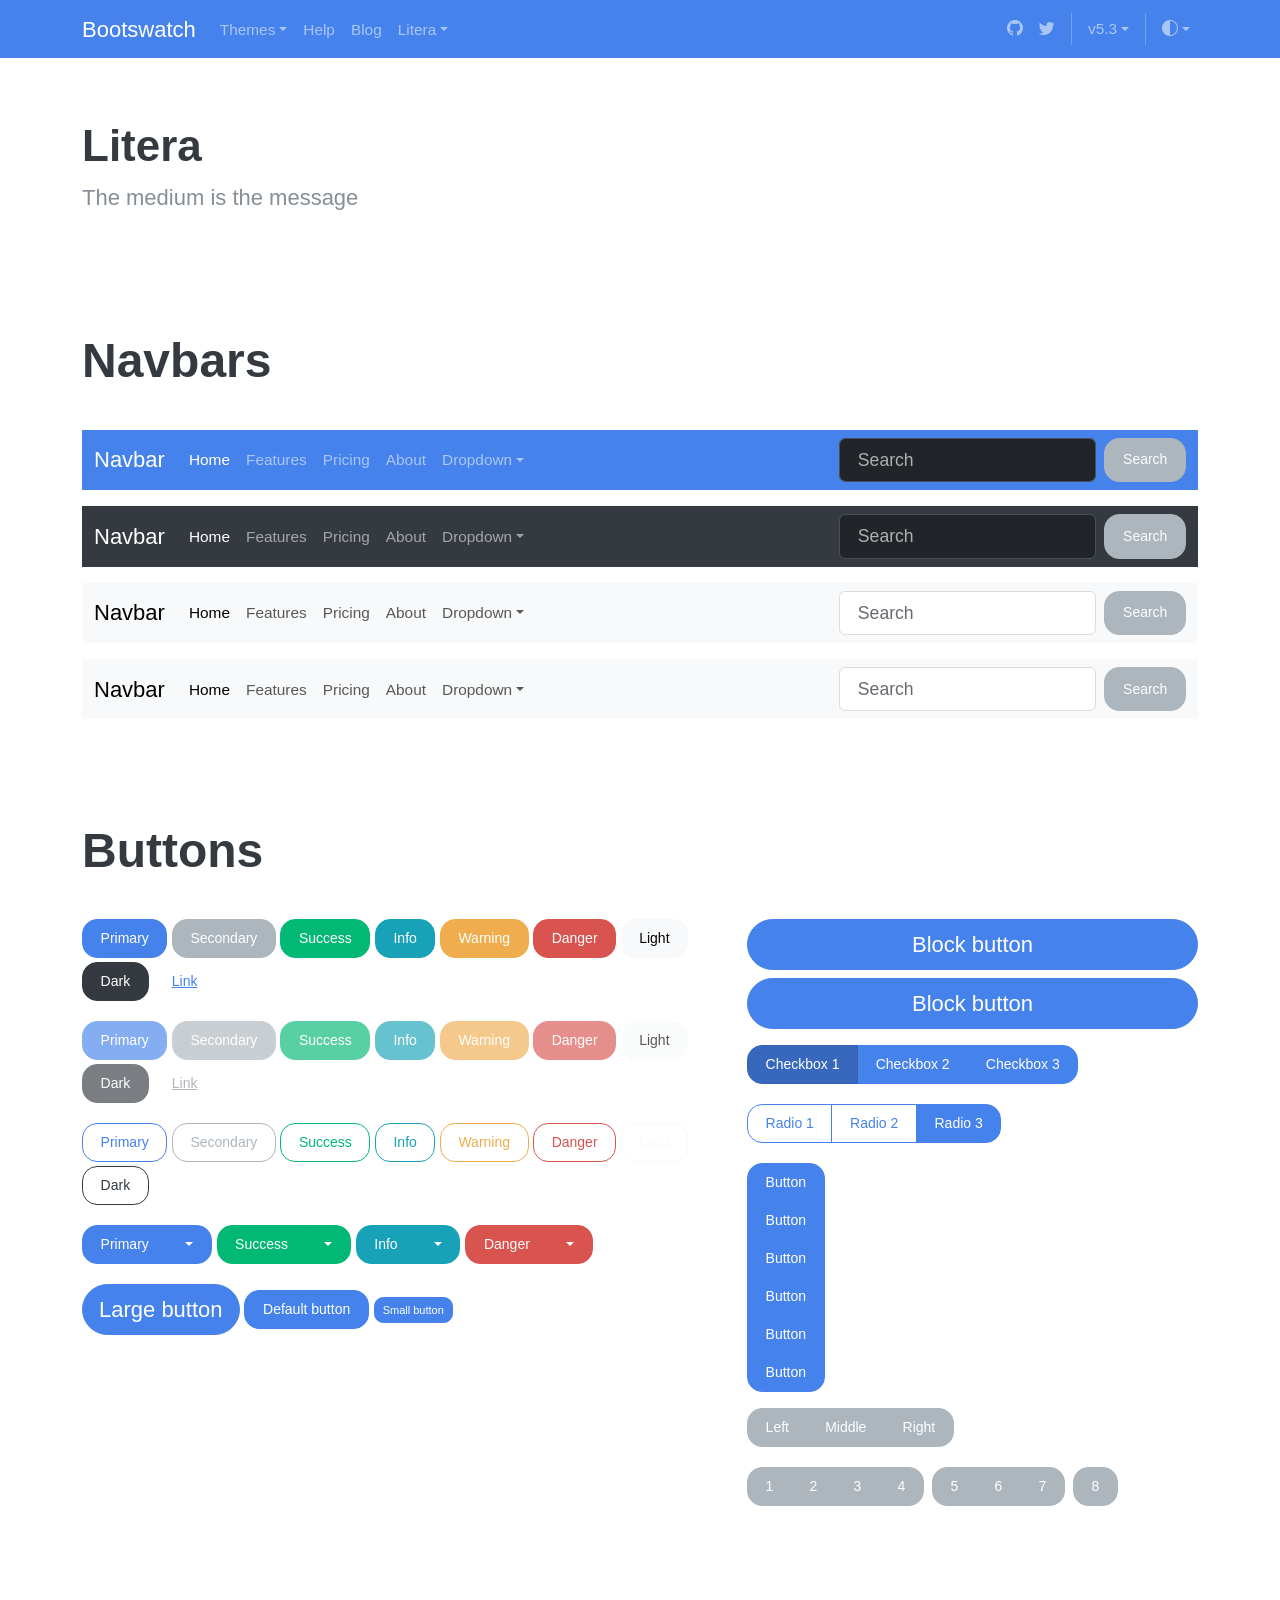
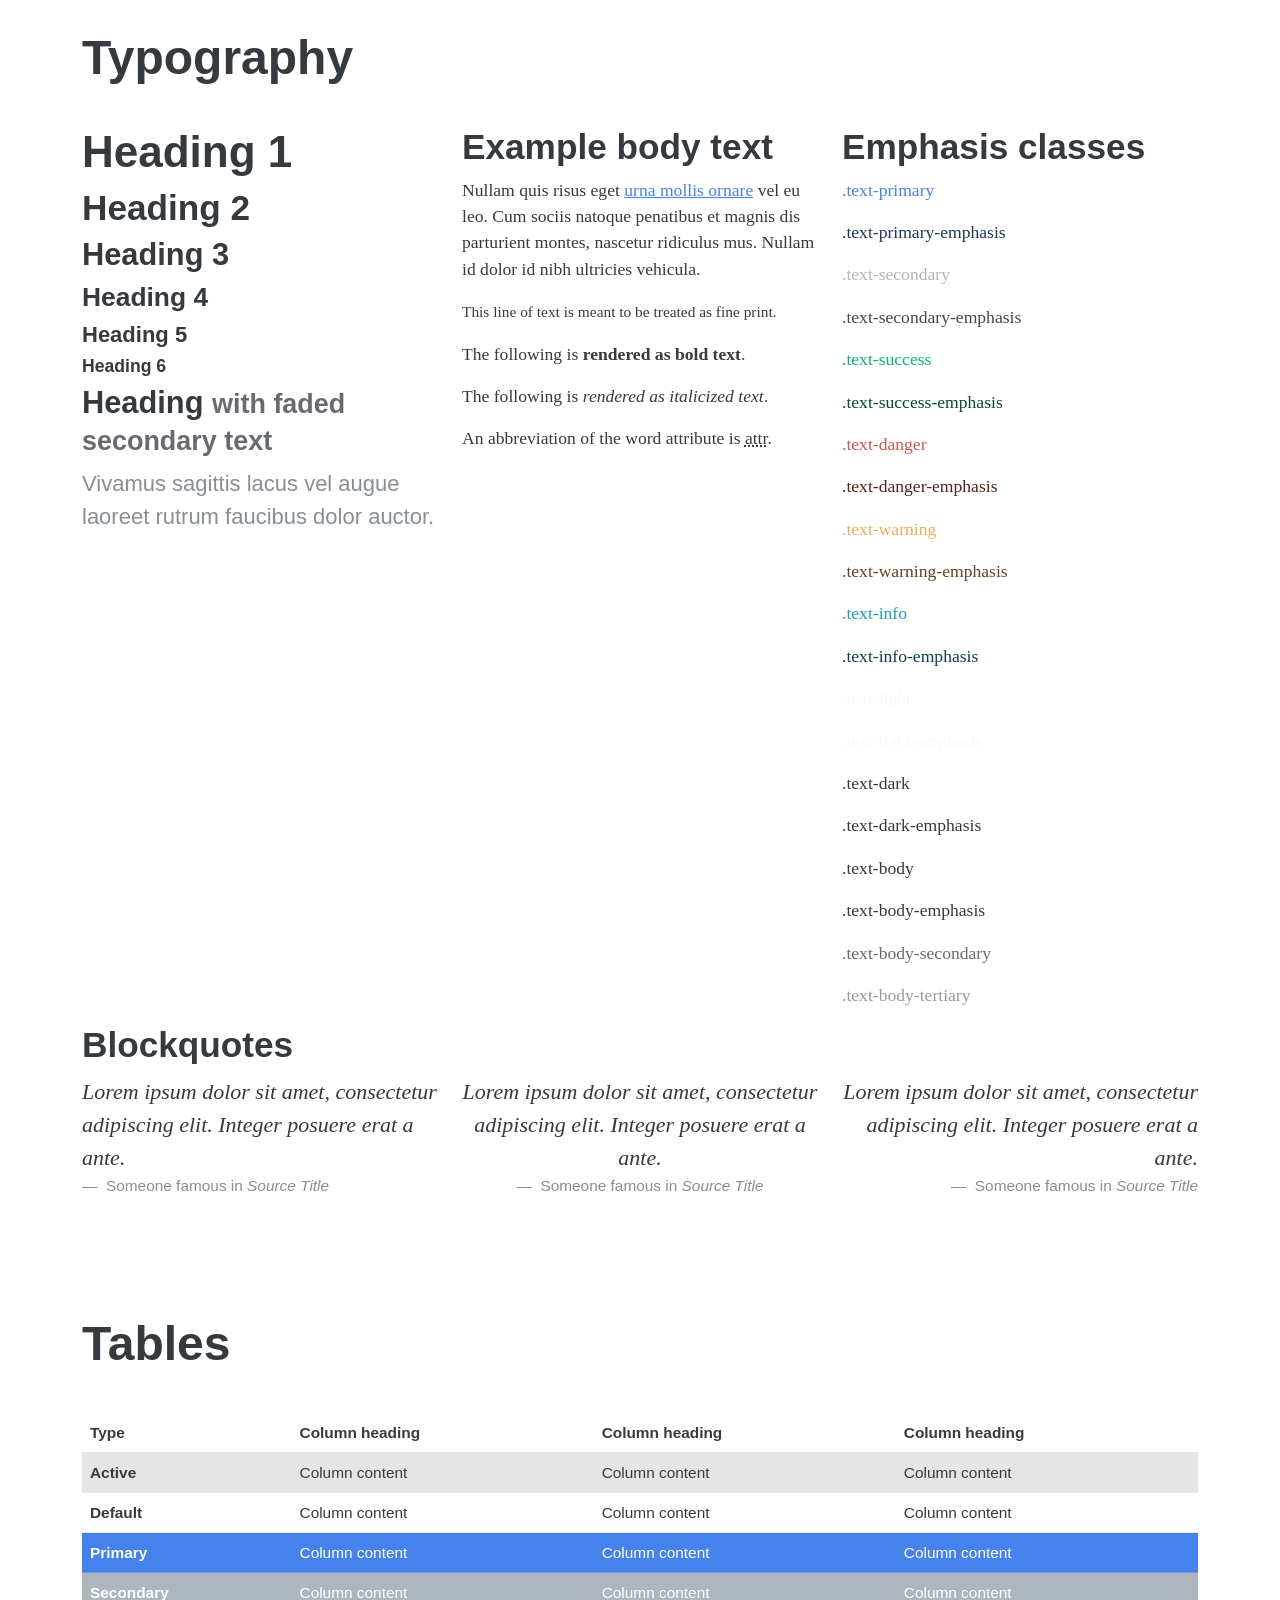
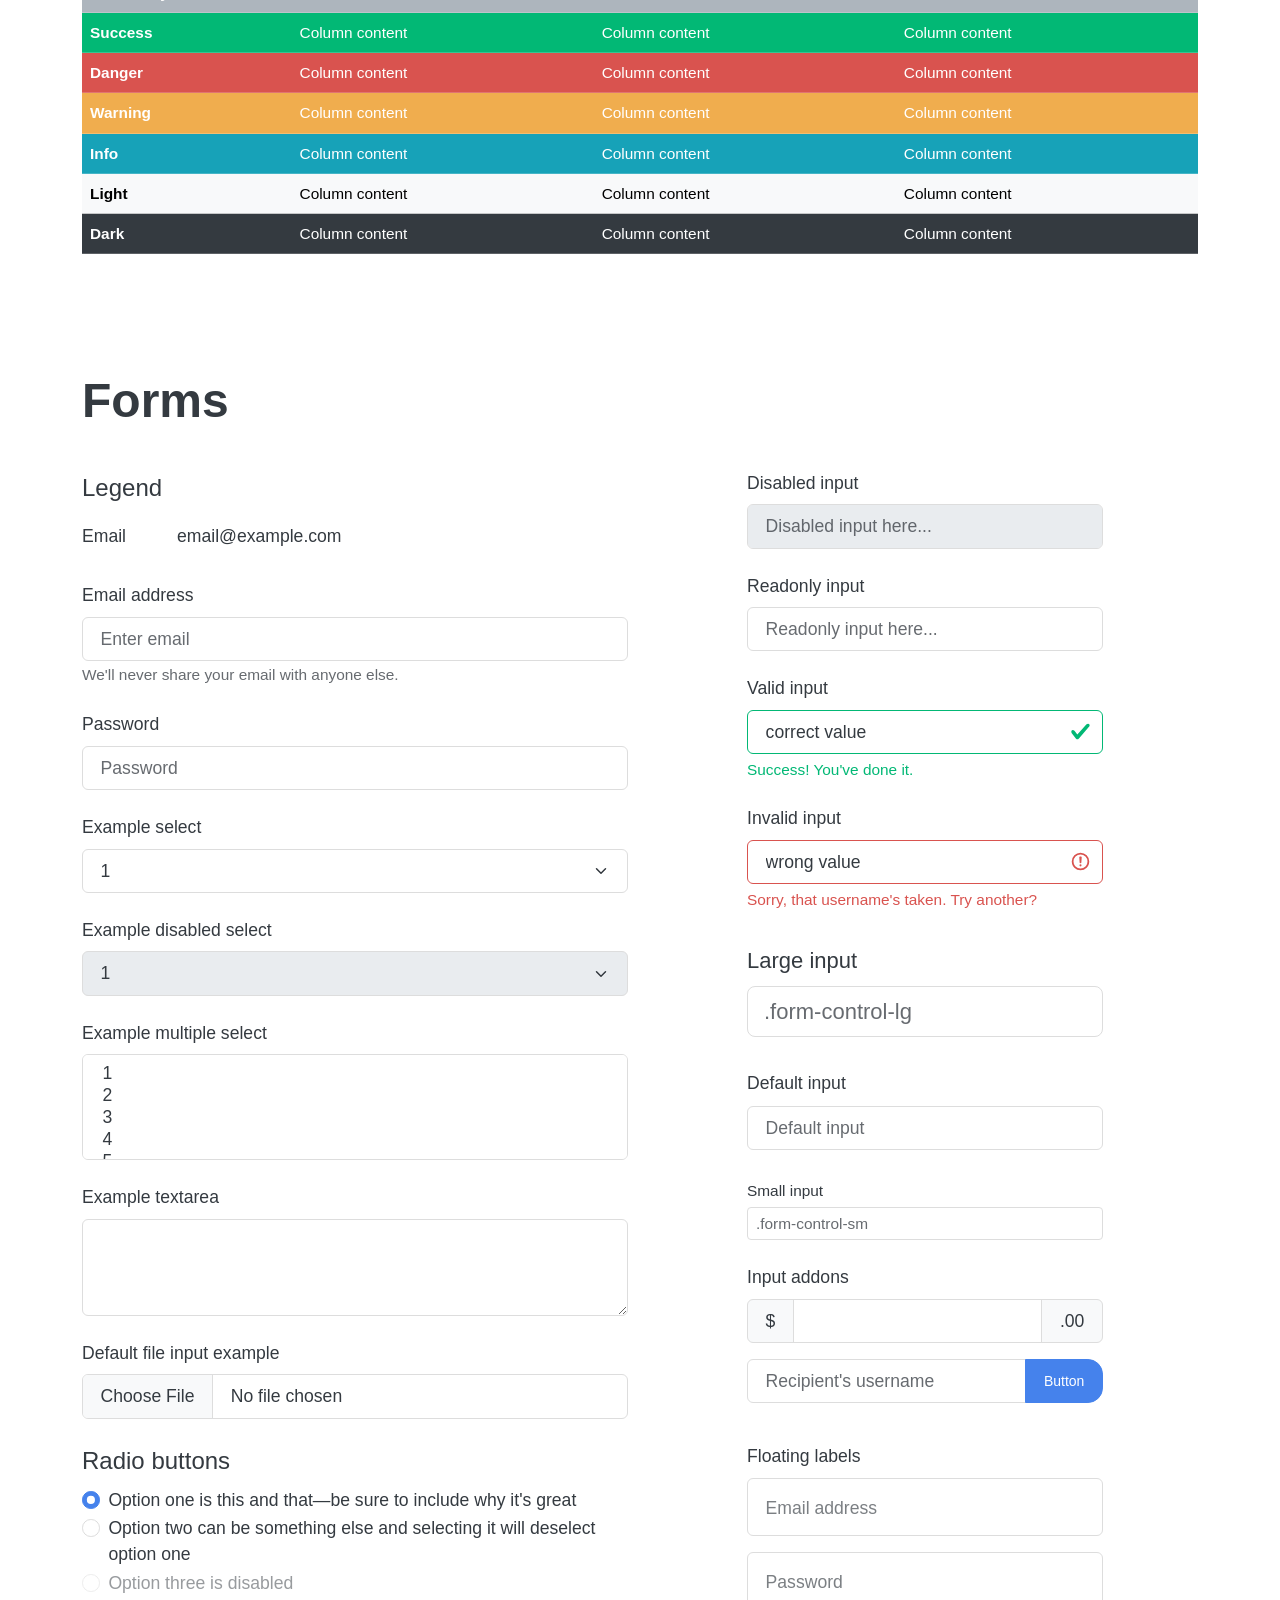
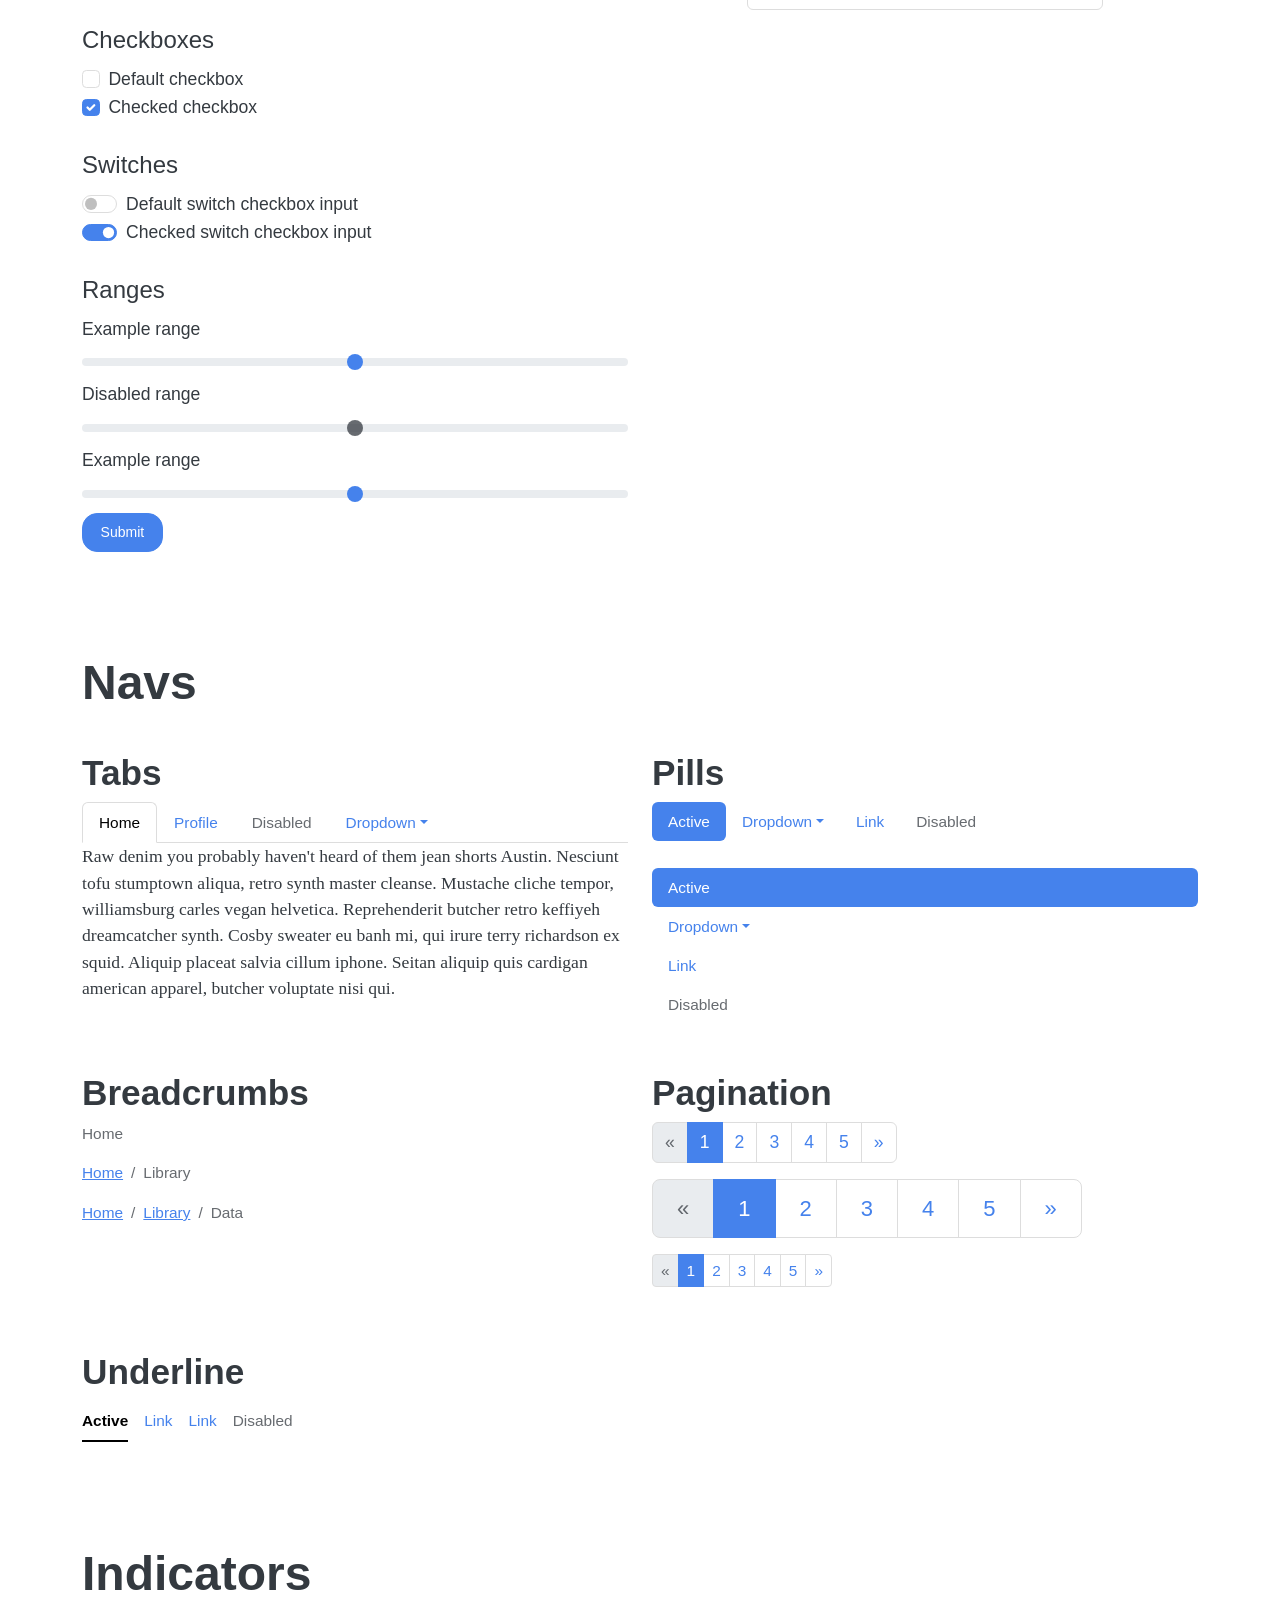
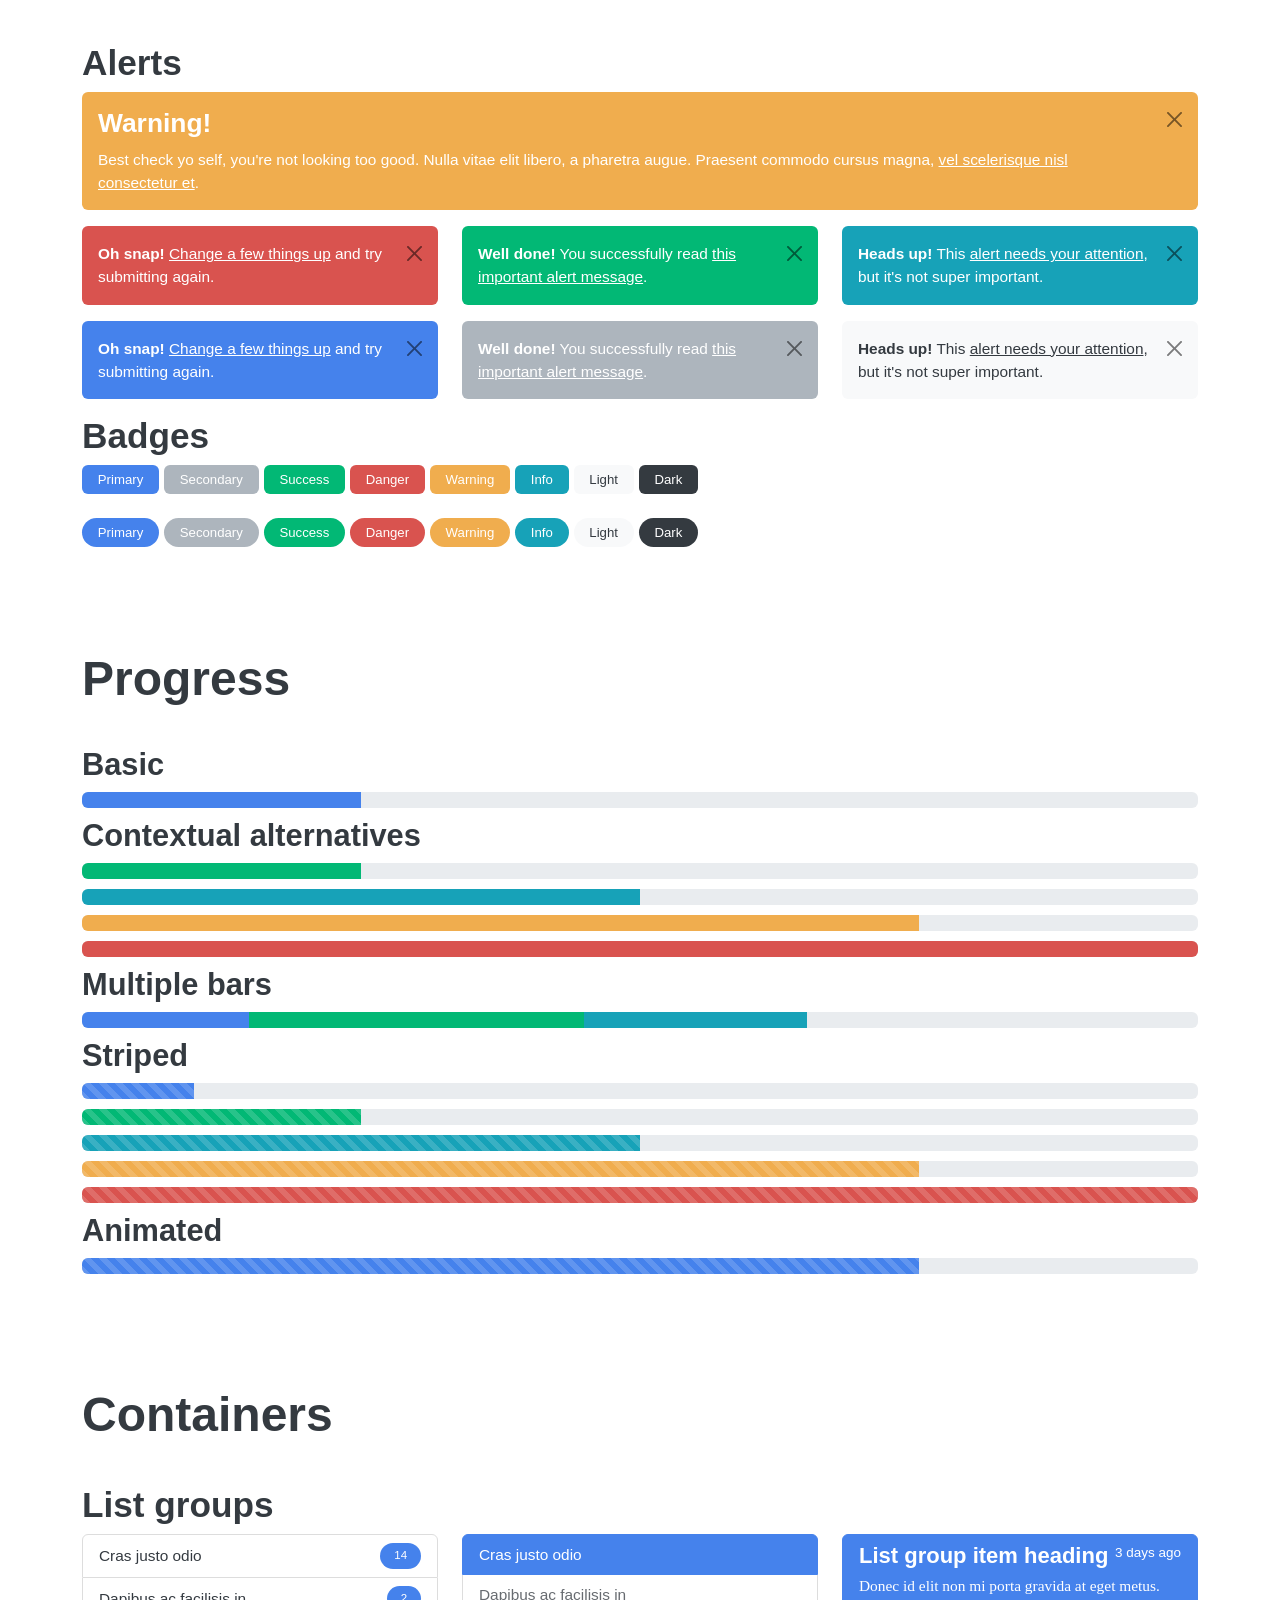
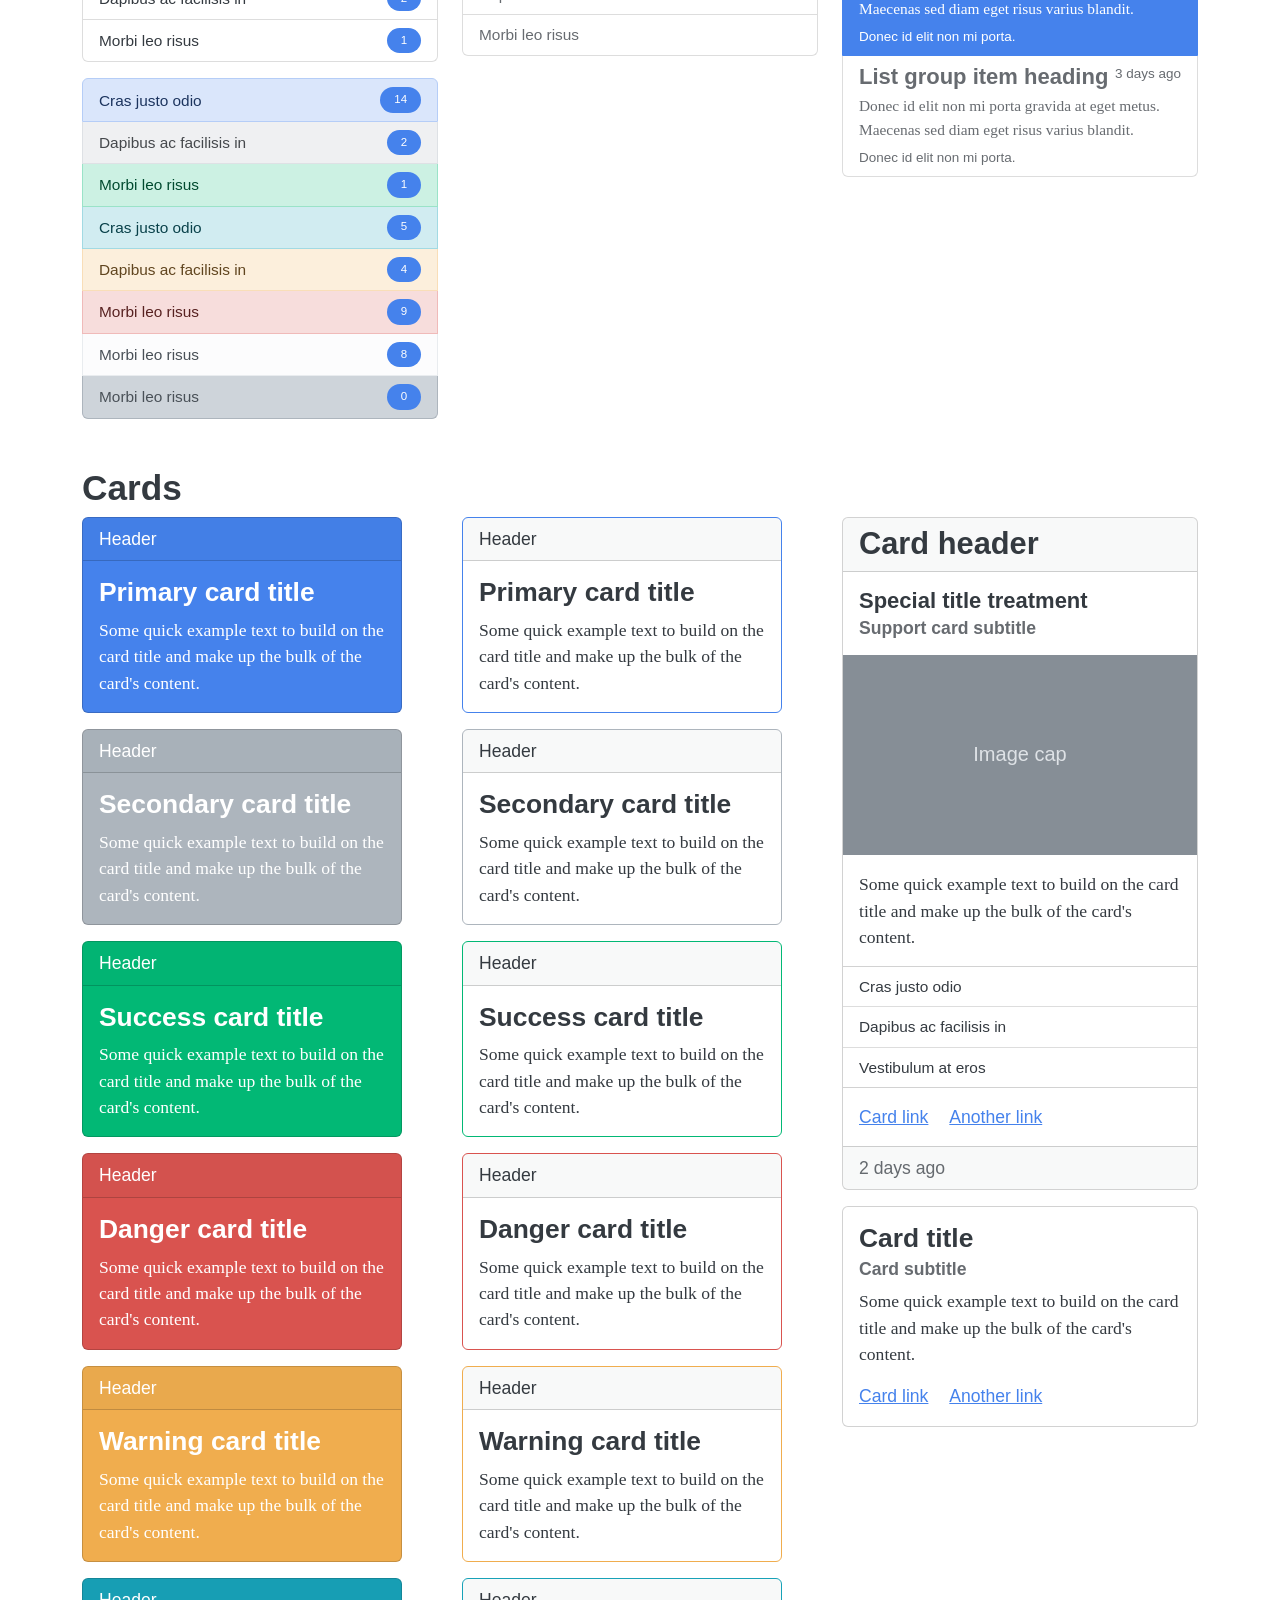
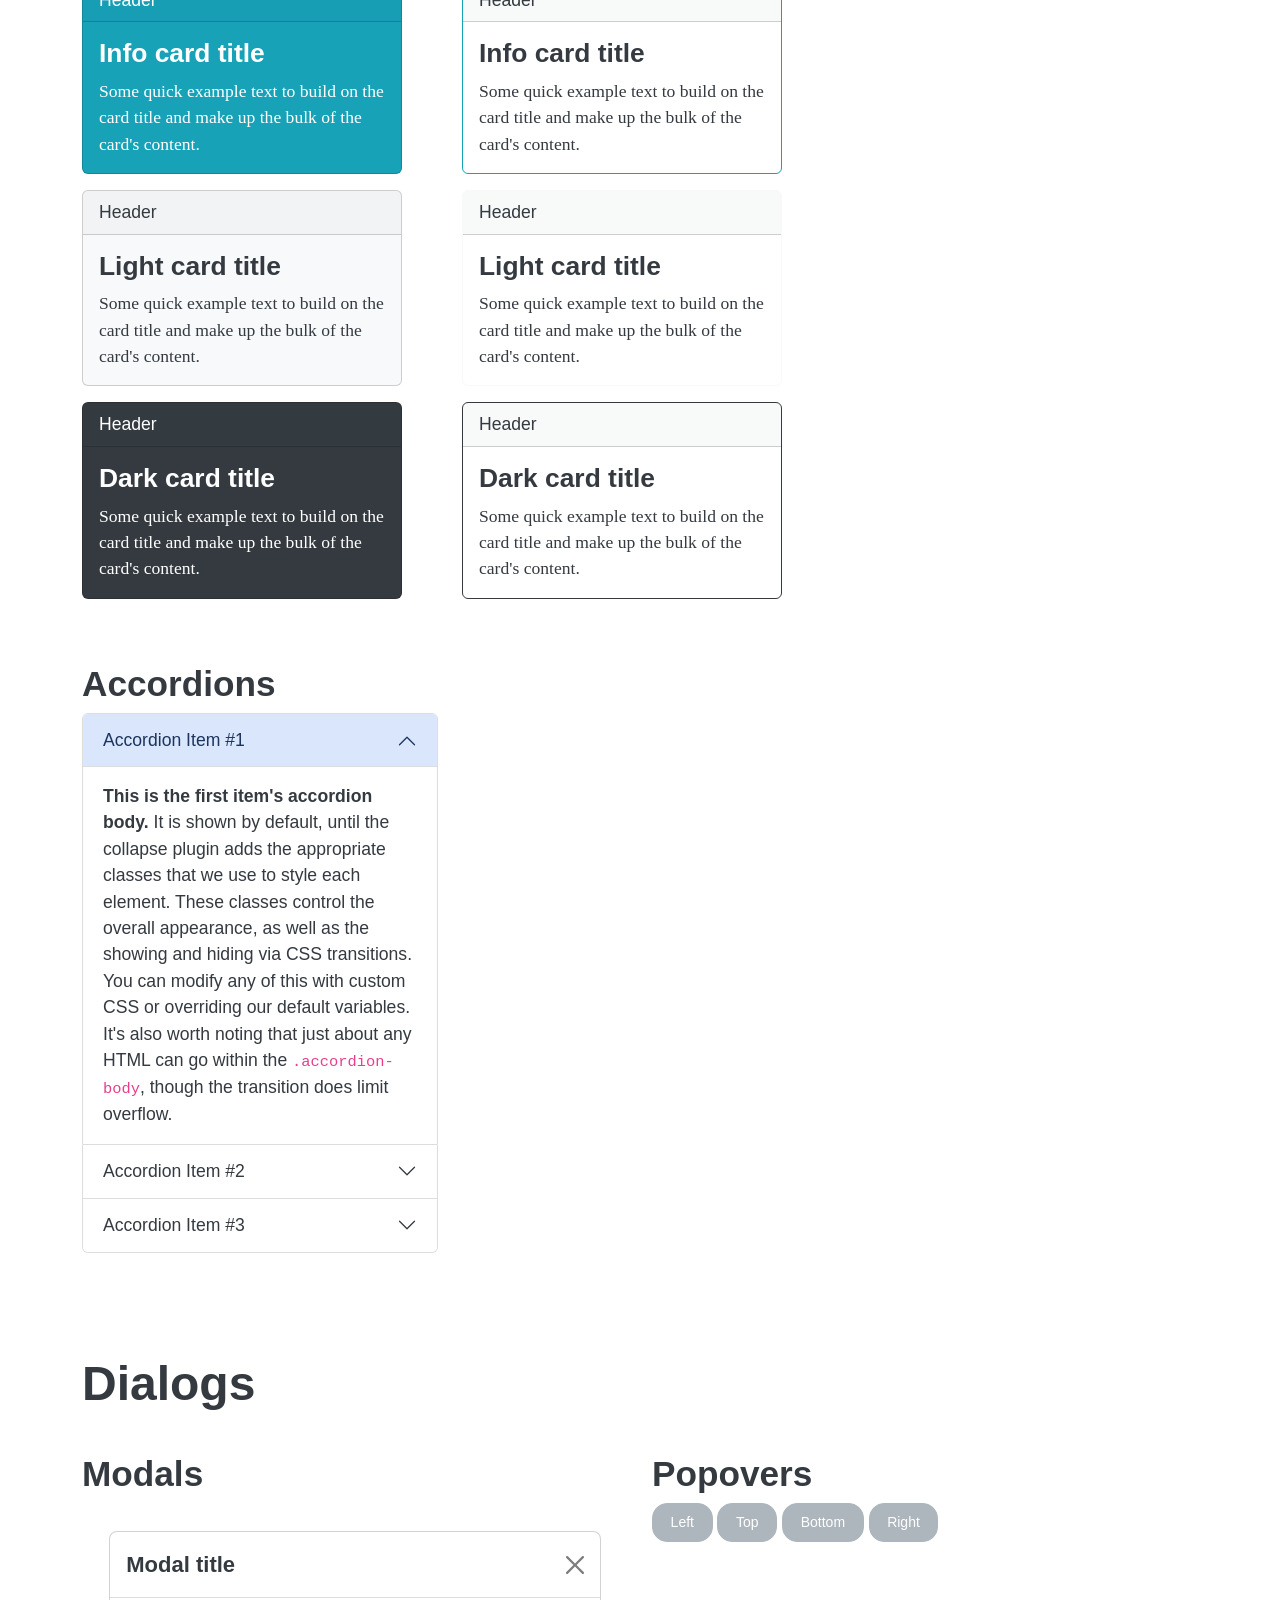
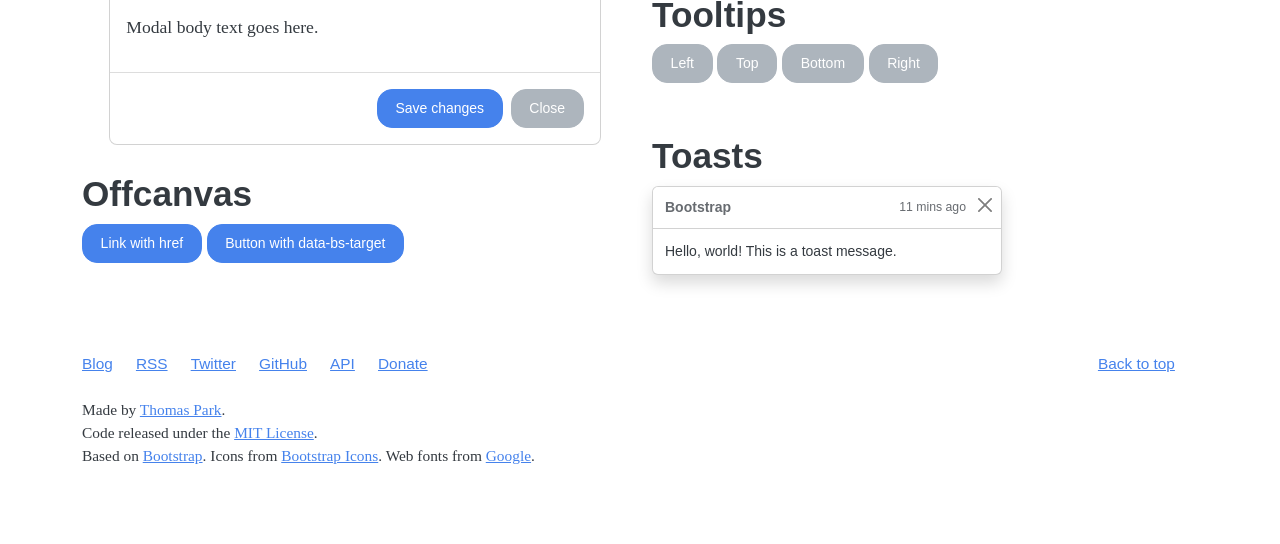
<file: bootswatch-5.3.8/docs/litera/index.html>
<!DOCTYPE html>
<html lang="en">
  <head>
    <meta charset="utf-8">
    <title>Bootswatch: Litera</title>
    <meta name="viewport" content="width=device-width, initial-scale=1">
    <link rel="stylesheet" href="../5/litera/bootstrap.css">
    <link rel="stylesheet" href="../_vendor/bootstrap-icons/font/bootstrap-icons.min.css">
    <link rel="stylesheet" href="../_vendor/prismjs/themes/prism-okaidia.css">
    <link rel="stylesheet" href="../_assets/css/custom.min.css">
    <!-- Global Site Tag (gtag.js) - Google Analytics -->
    <script async src="https://www.googletagmanager.com/gtag/js?id=G-KGDJBEFF3W"></script>
    <script>
      window.dataLayer = window.dataLayer || [];
      function gtag(){dataLayer.push(arguments);}
      gtag('js', new Date());

      gtag('config', 'G-KGDJBEFF3W');
    </script>
  </head>
  <body>
    <div class="navbar navbar-expand-lg fixed-top bg-primary" data-bs-theme="dark">
      <div class="container">
        <a href="../" class="navbar-brand">Bootswatch</a>
        <button class="navbar-toggler" type="button" data-bs-toggle="collapse" data-bs-target="#navbarResponsive" aria-controls="navbarResponsive" aria-expanded="false" aria-label="Toggle navigation">
          <span class="navbar-toggler-icon"></span>
        </button>
        <div class="collapse navbar-collapse" id="navbarResponsive">
          <ul class="navbar-nav">
            <li class="nav-item dropdown" data-bs-theme="light">
              <a class="nav-link dropdown-toggle" data-bs-toggle="dropdown" href="#" id="themes">Themes</a>
              <div class="dropdown-menu" aria-labelledby="themes">
                <a class="dropdown-item" href="../default/">Default</a>
                <div class="dropdown-divider"></div>
                <a class="dropdown-item" href="../brite/">Brite</a>
                <a class="dropdown-item" href="../cerulean/">Cerulean</a>
                <a class="dropdown-item" href="../cosmo/">Cosmo</a>
                <a class="dropdown-item" href="../cyborg/">Cyborg</a>
                <a class="dropdown-item" href="../darkly/">Darkly</a>
                <a class="dropdown-item" href="../flatly/">Flatly</a>
                <a class="dropdown-item" href="../journal/">Journal</a>
                <a class="dropdown-item" href="../litera/">Litera</a>
                <a class="dropdown-item" href="../lumen/">Lumen</a>
                <a class="dropdown-item" href="../lux/">Lux</a>
                <a class="dropdown-item" href="../materia/">Materia</a>
                <a class="dropdown-item" href="../minty/">Minty</a>
                <a class="dropdown-item" href="../morph/">Morph</a>
                <a class="dropdown-item" href="../pulse/">Pulse</a>
                <a class="dropdown-item" href="../quartz/">Quartz</a>
                <a class="dropdown-item" href="../sandstone/">Sandstone</a>
                <a class="dropdown-item" href="../simplex/">Simplex</a>
                <a class="dropdown-item" href="../sketchy/">Sketchy</a>
                <a class="dropdown-item" href="../slate/">Slate</a>
                <a class="dropdown-item" href="../solar/">Solar</a>
                <a class="dropdown-item" href="../spacelab/">Spacelab</a>
                <a class="dropdown-item" href="../superhero/">Superhero</a>
                <a class="dropdown-item" href="../united/">United</a>
                <a class="dropdown-item" href="../vapor/">Vapor</a>
                <a class="dropdown-item" href="../versa/">Versa</a>
                <a class="dropdown-item" href="../yeti/">Yeti</a>
                <a class="dropdown-item" href="../zephyr/">Zephyr</a>
              </div>
            </li>
            <li class="nav-item">
              <a class="nav-link" href="../help/">Help</a>
            </li>
            <li class="nav-item">
              <a class="nav-link" href="https://blog.bootswatch.com/">Blog</a>
            </li>
            <li class="nav-item dropdown" data-bs-theme="light">
              <a class="nav-link dropdown-toggle" data-bs-toggle="dropdown" href="#" id="download">Litera</a>
              <div class="dropdown-menu" aria-labelledby="download">
                <a class="dropdown-item" rel="noopener" target="_blank" href="https://jsfiddle.net/bootswatch/fz9q2h8u/">Open in JSFiddle</a>
                <div class="dropdown-divider"></div>
                <a class="dropdown-item" href="../5/litera/bootstrap.css" download>bootstrap.css</a>
                <a class="dropdown-item" href="../5/litera/bootstrap.min.css" download>bootstrap.min.css</a>
                <div class="dropdown-divider"></div>
                <a class="dropdown-item" href="../5/litera/bootstrap.rtl.css" download>bootstrap.rtl.css</a>
                <a class="dropdown-item" href="../5/litera/bootstrap.rtl.min.css" download>bootstrap.rtl.min.css</a>
                <div class="dropdown-divider"></div>
                <a class="dropdown-item" href="../5/litera/_variables.scss" download>_variables.scss</a>
                <a class="dropdown-item" href="../5/litera/_bootswatch.scss" download>_bootswatch.scss</a>
              </div>
            </li>
          </ul>
          <ul class="navbar-nav ms-md-auto">
            <li class="nav-item">
              <a target="_blank" rel="noopener" class="nav-link" href="https://github.com/thomaspark/bootswatch/"><i class="bi bi-github"></i><span class="d-lg-none ms-2">GitHub</span></a>
            </li>
            <li class="nav-item">
              <a target="_blank" rel="noopener" class="nav-link" href="https://twitter.com/bootswatch"><i class="bi bi-twitter"></i><span class="d-lg-none ms-2">Twitter</span></a>
            </li>
            <li class="nav-item py-2 py-lg-1 col-12 col-lg-auto">
              <div class="vr d-none d-lg-flex h-100 mx-lg-2 text-white"></div>
              <hr class="d-lg-none my-2 text-white-50">
            </li>
            <li class="nav-item dropdown" data-bs-theme="light">
              <a class="nav-link dropdown-toggle d-flex align-items-center" href="#" id="version-menu" aria-expanded="false" data-bs-toggle="dropdown" data-bs-display="static" aria-label="Toggle theme">
                <span class="d-lg-none me-2">Bootstrap </span>
                <span>v5.3</span>
              </a>
              <ul class="dropdown-menu dropdown-menu-end">
                <li>
                  <a href="https://bootswatch.com/" class="dropdown-item d-flex align-items-center justify-content-between" aria-current="true">
                    <span class="ms-2">v5.3.x</span><i class="bi bi-check"></i>
                  </a>
                </li>
                <li>
                  <a href="https://bootswatch.com/4/" class="dropdown-item d-flex align-items-center justify-content-between">
                    <span class="ms-2">v4.6.2</span>
                  </a>
                </li>
                <li>
                  <a href="https://bootswatch.com/3/" class="dropdown-item d-flex align-items-center justify-content-between">
                    <span class="ms-2">v3.4.1</span>
                  </a>
                </li>
                <li>
                  <a href="https://bootswatch.com/2/" class="dropdown-item d-flex align-items-center justify-content-between">
                    <span class="ms-2">v2.3.2</span>
                  </a>
                </li>
                <li>
                  <hr class="dropdown-divider">
                </li>
                <li>
                  <a href="https://github.com/thomaspark/bootswatch/tags" class="dropdown-item d-flex align-items-center justify-content-between">
                    <span class="ms-2">All versions</span>
                  </a>
                </li>
              </ul>
            </li>
            <li class="nav-item py-2 py-lg-1 col-12 col-lg-auto">
              <div class="vr d-none d-lg-flex h-100 mx-lg-2 text-white"></div>
              <hr class="d-lg-none my-2 text-white-50">
            </li>
            <li class="nav-item dropdown" data-bs-theme="light">
              <a class="nav-link dropdown-toggle d-flex align-items-center" href="#" id="theme-menu" aria-expanded="false" data-bs-toggle="dropdown" data-bs-display="static" aria-label="Toggle theme">
                <i class="bi bi-circle-half"></i>
                <span class="d-lg-none ms-2">Toggle theme</span>
              </a>
              <ul class="dropdown-menu dropdown-menu-end">
                <li>
                  <button type="button" class="dropdown-item d-flex align-items-center" data-bs-theme-value="light" aria-pressed="false">
                    <i class="bi bi-sun-fill"></i><span class="ms-2">Light</span>
                  </button>
                </li>
                <li>
                  <button type="button" class="dropdown-item d-flex align-items-center" data-bs-theme-value="dark" aria-pressed="true">
                    <i class="bi bi-moon-stars-fill"></i><span class="ms-2">Dark</span>
                  </button>
                </li>
              </ul>
            </li>
          </ul>
        </div>
      </div>
    </div>

    <div class="container">
      <div class="page-header" id="banner">
        <div class="row">
          <div class="col-lg-8 col-md-7 col-sm-6">
            <h1>Litera</h1>
            <p class="lead">The medium is the message</p>
          </div>
          <div class="col-lg-4 col-md-5 col-sm-6">
            <div class="sponsor">
              <script async src="https://cdn.carbonads.com/carbon.js?serve=CKYIE23N&placement=bootswatchcom" id="_carbonads_js"></script>
            </div>
          </div>
        </div>
      </div>

      <!-- Navbar
      ================================================== -->
      <div class="bs-docs-section clearfix">
        <div class="row">
          <div class="col-lg-12">
            <div class="page-header">
              <h1 id="navbars">Navbars</h1>
            </div>

            <div class="bs-component">
              <nav class="navbar navbar-expand-lg bg-primary" data-bs-theme="dark">
                <div class="container-fluid">
                  <a class="navbar-brand" href="#">Navbar</a>
                  <button class="navbar-toggler" type="button" data-bs-toggle="collapse" data-bs-target="#navbarColor01" aria-controls="navbarColor01" aria-expanded="false" aria-label="Toggle navigation">
                    <span class="navbar-toggler-icon"></span>
                  </button>

                  <div class="collapse navbar-collapse" id="navbarColor01">
                    <ul class="navbar-nav me-auto">
                      <li class="nav-item">
                        <a class="nav-link active" href="#">Home
                          <span class="visually-hidden">(current)</span>
                        </a>
                      </li>
                      <li class="nav-item">
                        <a class="nav-link" href="#">Features</a>
                      </li>
                      <li class="nav-item">
                        <a class="nav-link" href="#">Pricing</a>
                      </li>
                      <li class="nav-item">
                        <a class="nav-link" href="#">About</a>
                      </li>
                      <li class="nav-item dropdown">
                        <a class="nav-link dropdown-toggle" data-bs-toggle="dropdown" href="#" role="button" aria-haspopup="true" aria-expanded="false">Dropdown</a>
                        <div class="dropdown-menu">
                          <a class="dropdown-item" href="#">Action</a>
                          <a class="dropdown-item" href="#">Another action</a>
                          <a class="dropdown-item" href="#">Something else here</a>
                          <div class="dropdown-divider"></div>
                          <a class="dropdown-item" href="#">Separated link</a>
                        </div>
                      </li>
                    </ul>
                    <form class="d-flex">
                      <input class="form-control me-sm-2" type="search" placeholder="Search">
                      <button class="btn btn-secondary my-2 my-sm-0" type="submit">Search</button>
                    </form>
                  </div>
                </div>
              </nav>
            </div>

            <div class="bs-component">
              <nav class="navbar navbar-expand-lg bg-dark" data-bs-theme="dark">
                <div class="container-fluid">
                  <a class="navbar-brand" href="#">Navbar</a>
                  <button class="navbar-toggler" type="button" data-bs-toggle="collapse" data-bs-target="#navbarColor02" aria-controls="navbarColor02" aria-expanded="false" aria-label="Toggle navigation">
                    <span class="navbar-toggler-icon"></span>
                  </button>

                  <div class="collapse navbar-collapse" id="navbarColor02">
                    <ul class="navbar-nav me-auto">
                      <li class="nav-item">
                        <a class="nav-link active" href="#">Home
                          <span class="visually-hidden">(current)</span>
                        </a>
                      </li>
                      <li class="nav-item">
                        <a class="nav-link" href="#">Features</a>
                      </li>
                      <li class="nav-item">
                        <a class="nav-link" href="#">Pricing</a>
                      </li>
                      <li class="nav-item">
                        <a class="nav-link" href="#">About</a>
                      </li>
                      <li class="nav-item dropdown">
                        <a class="nav-link dropdown-toggle" data-bs-toggle="dropdown" href="#" role="button" aria-haspopup="true" aria-expanded="false">Dropdown</a>
                        <div class="dropdown-menu">
                          <a class="dropdown-item" href="#">Action</a>
                          <a class="dropdown-item" href="#">Another action</a>
                          <a class="dropdown-item" href="#">Something else here</a>
                          <div class="dropdown-divider"></div>
                          <a class="dropdown-item" href="#">Separated link</a>
                        </div>
                      </li>
                    </ul>
                    <form class="d-flex">
                      <input class="form-control me-sm-2" type="search" placeholder="Search">
                      <button class="btn btn-secondary my-2 my-sm-0" type="submit">Search</button>
                    </form>
                  </div>
                </div>
              </nav>
            </div>

            <div class="bs-component">
              <nav class="navbar navbar-expand-lg bg-light" data-bs-theme="light">
                <div class="container-fluid">
                  <a class="navbar-brand" href="#">Navbar</a>
                  <button class="navbar-toggler" type="button" data-bs-toggle="collapse" data-bs-target="#navbarColor03" aria-controls="navbarColor03" aria-expanded="false" aria-label="Toggle navigation">
                    <span class="navbar-toggler-icon"></span>
                  </button>

                  <div class="collapse navbar-collapse" id="navbarColor03">
                    <ul class="navbar-nav me-auto">
                      <li class="nav-item">
                        <a class="nav-link active" href="#">Home
                          <span class="visually-hidden">(current)</span>
                        </a>
                      </li>
                      <li class="nav-item">
                        <a class="nav-link" href="#">Features</a>
                      </li>
                      <li class="nav-item">
                        <a class="nav-link" href="#">Pricing</a>
                      </li>
                      <li class="nav-item">
                        <a class="nav-link" href="#">About</a>
                      </li>
                      <li class="nav-item dropdown">
                        <a class="nav-link dropdown-toggle" data-bs-toggle="dropdown" href="#" role="button" aria-haspopup="true" aria-expanded="false">Dropdown</a>
                        <div class="dropdown-menu">
                          <a class="dropdown-item" href="#">Action</a>
                          <a class="dropdown-item" href="#">Another action</a>
                          <a class="dropdown-item" href="#">Something else here</a>
                          <div class="dropdown-divider"></div>
                          <a class="dropdown-item" href="#">Separated link</a>
                        </div>
                      </li>
                    </ul>
                    <form class="d-flex">
                      <input class="form-control me-sm-2" type="search" placeholder="Search">
                      <button class="btn btn-secondary my-2 my-sm-0" type="submit">Search</button>
                    </form>
                  </div>
                </div>
              </nav>
            </div>

            <div class="bs-component">
              <nav class="navbar navbar-expand-lg bg-body-tertiary">
                <div class="container-fluid">
                  <a class="navbar-brand" href="#">Navbar</a>
                  <button class="navbar-toggler" type="button" data-bs-toggle="collapse" data-bs-target="#navbarColor04" aria-controls="navbarColor04" aria-expanded="false" aria-label="Toggle navigation">
                    <span class="navbar-toggler-icon"></span>
                  </button>

                  <div class="collapse navbar-collapse" id="navbarColor04">
                    <ul class="navbar-nav me-auto">
                      <li class="nav-item">
                        <a class="nav-link active" href="#">Home
                          <span class="visually-hidden">(current)</span>
                        </a>
                      </li>
                      <li class="nav-item">
                        <a class="nav-link" href="#">Features</a>
                      </li>
                      <li class="nav-item">
                        <a class="nav-link" href="#">Pricing</a>
                      </li>
                      <li class="nav-item">
                        <a class="nav-link" href="#">About</a>
                      </li>
                      <li class="nav-item dropdown">
                        <a class="nav-link dropdown-toggle" data-bs-toggle="dropdown" href="#" role="button" aria-haspopup="true" aria-expanded="false">Dropdown</a>
                        <div class="dropdown-menu">
                          <a class="dropdown-item" href="#">Action</a>
                          <a class="dropdown-item" href="#">Another action</a>
                          <a class="dropdown-item" href="#">Something else here</a>
                          <div class="dropdown-divider"></div>
                          <a class="dropdown-item" href="#">Separated link</a>
                        </div>
                      </li>
                    </ul>
                    <form class="d-flex">
                      <input class="form-control me-sm-2" type="search" placeholder="Search">
                      <button class="btn btn-secondary my-2 my-sm-0" type="submit">Search</button>
                    </form>
                  </div>
                </div>
              </nav>
            </div>

          </div>
        </div>
      </div>

      <!-- Buttons
      ================================================== -->
      <div class="bs-docs-section">
        <div class="page-header">
          <div class="row">
            <div class="col-lg-12">
              <h1 id="buttons">Buttons</h1>
            </div>
          </div>
        </div>

        <div class="row">
          <div class="col-lg-7">
            <p class="bs-component">
              <button type="button" class="btn btn-primary">Primary</button>
              <button type="button" class="btn btn-secondary">Secondary</button>
              <button type="button" class="btn btn-success">Success</button>
              <button type="button" class="btn btn-info">Info</button>
              <button type="button" class="btn btn-warning">Warning</button>
              <button type="button" class="btn btn-danger">Danger</button>
              <button type="button" class="btn btn-light">Light</button>
              <button type="button" class="btn btn-dark">Dark</button>
              <button type="button" class="btn btn-link">Link</button>
            </p>

            <p class="bs-component">
              <button type="button" class="btn btn-primary disabled">Primary</button>
              <button type="button" class="btn btn-secondary disabled">Secondary</button>
              <button type="button" class="btn btn-success disabled">Success</button>
              <button type="button" class="btn btn-info disabled">Info</button>
              <button type="button" class="btn btn-warning disabled">Warning</button>
              <button type="button" class="btn btn-danger disabled">Danger</button>
              <button type="button" class="btn btn-light disabled">Light</button>
              <button type="button" class="btn btn-dark disabled">Dark</button>
              <button type="button" class="btn btn-link disabled">Link</button>
            </p>

            <p class="bs-component">
              <button type="button" class="btn btn-outline-primary">Primary</button>
              <button type="button" class="btn btn-outline-secondary">Secondary</button>
              <button type="button" class="btn btn-outline-success">Success</button>
              <button type="button" class="btn btn-outline-info">Info</button>
              <button type="button" class="btn btn-outline-warning">Warning</button>
              <button type="button" class="btn btn-outline-danger">Danger</button>
              <button type="button" class="btn btn-outline-light">Light</button>
              <button type="button" class="btn btn-outline-dark">Dark</button>
            </p>

            <div class="bs-component">
              <div class="btn-group" role="group" aria-label="Button group with nested dropdown">
                <button type="button" class="btn btn-primary">Primary</button>
                <div class="btn-group" role="group">
                  <button id="btnGroupDrop1" type="button" class="btn btn-primary dropdown-toggle" data-bs-toggle="dropdown" aria-haspopup="true" aria-expanded="false"></button>
                  <div class="dropdown-menu" aria-labelledby="btnGroupDrop1">
                    <a class="dropdown-item" href="#">Dropdown link</a>
                    <a class="dropdown-item" href="#">Dropdown link</a>
                  </div>
                </div>
              </div>

              <div class="btn-group" role="group" aria-label="Button group with nested dropdown">
                <button type="button" class="btn btn-success">Success</button>
                <div class="btn-group" role="group">
                  <button id="btnGroupDrop2" type="button" class="btn btn-success dropdown-toggle" data-bs-toggle="dropdown" aria-haspopup="true" aria-expanded="false"></button>
                  <div class="dropdown-menu" aria-labelledby="btnGroupDrop2">
                    <a class="dropdown-item" href="#">Dropdown link</a>
                    <a class="dropdown-item" href="#">Dropdown link</a>
                  </div>
                </div>
              </div>

              <div class="btn-group" role="group" aria-label="Button group with nested dropdown">
                <button type="button" class="btn btn-info">Info</button>
                <div class="btn-group" role="group">
                  <button id="btnGroupDrop3" type="button" class="btn btn-info dropdown-toggle" data-bs-toggle="dropdown" aria-haspopup="true" aria-expanded="false"></button>
                  <div class="dropdown-menu" aria-labelledby="btnGroupDrop3">
                    <a class="dropdown-item" href="#">Dropdown link</a>
                    <a class="dropdown-item" href="#">Dropdown link</a>
                  </div>
                </div>
              </div>

              <div class="btn-group" role="group" aria-label="Button group with nested dropdown">
                <button type="button" class="btn btn-danger">Danger</button>
                <div class="btn-group" role="group">
                  <button id="btnGroupDrop4" type="button" class="btn btn-danger dropdown-toggle" data-bs-toggle="dropdown" aria-haspopup="true" aria-expanded="false"></button>
                  <div class="dropdown-menu" aria-labelledby="btnGroupDrop4">
                    <a class="dropdown-item" href="#">Dropdown link</a>
                    <a class="dropdown-item" href="#">Dropdown link</a>
                  </div>
                </div>
              </div>
            </div>

            <div class="bs-component">
              <button type="button" class="btn btn-primary btn-lg">Large button</button>
              <button type="button" class="btn btn-primary">Default button</button>
              <button type="button" class="btn btn-primary btn-sm">Small button</button>
            </div>
          </div>
          <div class="col-lg-5">
            <div class="bs-component">
              <div class="d-grid gap-2">
                <button class="btn btn-lg btn-primary" type="button">Block button</button>
                <button class="btn btn-lg btn-primary" type="button">Block button</button>
              </div>
            </div>

            <div class="bs-component mb-3">
              <div class="btn-group" role="group" aria-label="Basic checkbox toggle button group">
                <input type="checkbox" class="btn-check" id="btncheck1" checked autocomplete="off">
                <label class="btn btn-primary" for="btncheck1">Checkbox 1</label>
                <input type="checkbox" class="btn-check" id="btncheck2" autocomplete="off">
                <label class="btn btn-primary" for="btncheck2">Checkbox 2</label>
                <input type="checkbox" class="btn-check" id="btncheck3" autocomplete="off">
                <label class="btn btn-primary" for="btncheck3">Checkbox 3</label>
              </div>
            </div>

            <div class="bs-component mb-3">
              <div class="btn-group" role="group" aria-label="Basic radio toggle button group">
                <input type="radio" class="btn-check" name="btnradio" id="btnradio1" autocomplete="off" checked>
                <label class="btn btn-outline-primary" for="btnradio1">Radio 1</label>
                <input type="radio" class="btn-check" name="btnradio" id="btnradio2" autocomplete="off" checked>
                <label class="btn btn-outline-primary" for="btnradio2">Radio 2</label>
                <input type="radio" class="btn-check" name="btnradio" id="btnradio3" autocomplete="off" checked>
                <label class="btn btn-outline-primary" for="btnradio3">Radio 3</label>
              </div>
            </div>

            <div class="bs-component">
              <div class="btn-group-vertical">
                <button type="button" class="btn btn-primary">Button</button>
                <button type="button" class="btn btn-primary">Button</button>
                <button type="button" class="btn btn-primary">Button</button>
                <button type="button" class="btn btn-primary">Button</button>
                <button type="button" class="btn btn-primary">Button</button>
                <button type="button" class="btn btn-primary">Button</button>
              </div>
            </div>

            <div class="bs-component mb-3">
              <div class="btn-group" role="group" aria-label="Basic example">
                <button type="button" class="btn btn-secondary">Left</button>
                <button type="button" class="btn btn-secondary">Middle</button>
                <button type="button" class="btn btn-secondary">Right</button>
              </div>
            </div>

            <div class="bs-component mb-3">
              <div class="btn-toolbar" role="toolbar" aria-label="Toolbar with button groups">
                <div class="btn-group me-2" role="group" aria-label="First group">
                  <button type="button" class="btn btn-secondary">1</button>
                  <button type="button" class="btn btn-secondary">2</button>
                  <button type="button" class="btn btn-secondary">3</button>
                  <button type="button" class="btn btn-secondary">4</button>
                </div>
                <div class="btn-group me-2" role="group" aria-label="Second group">
                  <button type="button" class="btn btn-secondary">5</button>
                  <button type="button" class="btn btn-secondary">6</button>
                  <button type="button" class="btn btn-secondary">7</button>
                </div>
                <div class="btn-group" role="group" aria-label="Third group">
                  <button type="button" class="btn btn-secondary">8</button>
                </div>
              </div>
            </div>
          </div>
        </div>
      </div>

      <!-- Typography
      ================================================== -->
      <div class="bs-docs-section">
        <div class="row">
          <div class="col-lg-12">
            <div class="page-header">
              <h1 id="typography">Typography</h1>
            </div>
          </div>
        </div>

        <!-- Headings -->

        <div class="row">
          <div class="col-lg-4">
            <div class="bs-component">
              <h1>Heading 1</h1>
              <h2>Heading 2</h2>
              <h3>Heading 3</h3>
              <h4>Heading 4</h4>
              <h5>Heading 5</h5>
              <h6>Heading 6</h6>
              <h3>
                Heading
                <small class="text-body-secondary">with faded secondary text</small>
              </h3>
              <p class="lead">Vivamus sagittis lacus vel augue laoreet rutrum faucibus dolor auctor.</p>
            </div>
          </div>
          <div class="col-lg-4">
            <div class="bs-component">
              <h2>Example body text</h2>
              <p>Nullam quis risus eget <a href="#">urna mollis ornare</a> vel eu leo. Cum sociis natoque penatibus et magnis dis parturient montes, nascetur ridiculus mus. Nullam id dolor id nibh ultricies vehicula.</p>
              <p><small>This line of text is meant to be treated as fine print.</small></p>
              <p>The following is <strong>rendered as bold text</strong>.</p>
              <p>The following is <em>rendered as italicized text</em>.</p>
              <p>An abbreviation of the word attribute is <abbr title="attribute">attr</abbr>.</p>
            </div>
          </div>
          <div class="col-lg-4">
            <div class="bs-component">
              <h2>Emphasis classes</h2>
              <p class="text-primary">.text-primary</p>
              <p class="text-primary-emphasis">.text-primary-emphasis</p>
              <p class="text-secondary">.text-secondary</p>
              <p class="text-secondary-emphasis">.text-secondary-emphasis</p>
              <p class="text-success">.text-success</p>
              <p class="text-success-emphasis">.text-success-emphasis</p>
              <p class="text-danger">.text-danger</p>
              <p class="text-danger-emphasis">.text-danger-emphasis</p>
              <p class="text-warning">.text-warning</p>
              <p class="text-warning-emphasis">.text-warning-emphasis</p>
              <p class="text-info">.text-info</p>
              <p class="text-info-emphasis">.text-info-emphasis</p>
              <p class="text-light">.text-light</p>
              <p class="text-light">.text-light-emphasis</p>
              <p class="text-dark">.text-dark</p>
              <p class="text-dark">.text-dark-emphasis</p>
              <p class="text-body">.text-body</p>
              <p class="text-body">.text-body-emphasis</p>
              <p class="text-body-secondary">.text-body-secondary</p>
              <p class="text-body-tertiary">.text-body-tertiary</p>
            </div>
          </div>
        </div>

        <!-- Blockquotes -->

        <div class="row">
          <div class="col-lg-12">
            <h2 id="type-blockquotes">Blockquotes</h2>
          </div>
        </div>
        <div class="row">
          <div class="col-lg-4">
            <div class="bs-component">
              <figure>
                <blockquote class="blockquote">
                  <p class="mb-0">Lorem ipsum dolor sit amet, consectetur adipiscing elit. Integer posuere erat a ante.</p>
  
                </blockquote>
                <figcaption class="blockquote-footer">
                  Someone famous in <cite title="Source Title">Source Title</cite>
                </figcaption>
              </figure>
            </div>
          </div>
          <div class="col-lg-4">
            <div class="bs-component">
              <figure class="text-center">
                <blockquote class="blockquote">
                  <p class="mb-0">Lorem ipsum dolor sit amet, consectetur adipiscing elit. Integer posuere erat a ante.</p>
  
                </blockquote>
                <figcaption class="blockquote-footer">
                  Someone famous in <cite title="Source Title">Source Title</cite>
                </figcaption>
              </figure>
            </div>
          </div>
          <div class="col-lg-4">
            <div class="bs-component">
              <figure class="text-end">
                <blockquote class="blockquote">
                  <p class="mb-0">Lorem ipsum dolor sit amet, consectetur adipiscing elit. Integer posuere erat a ante.</p>
  
                </blockquote>
                <figcaption class="blockquote-footer">
                  Someone famous in <cite title="Source Title">Source Title</cite>
                </figcaption>
              </figure>
            </div>
          </div>
        </div>
      </div>

      <!-- Tables
      ================================================== -->
      <div class="bs-docs-section">
        <div class="row">
          <div class="col-lg-12">
            <div class="page-header">
              <h1 id="tables">Tables</h1>
            </div>

            <div class="bs-component">
              <table class="table table-hover">
                <thead>
                  <tr>
                    <th scope="col">Type</th>
                    <th scope="col">Column heading</th>
                    <th scope="col">Column heading</th>
                    <th scope="col">Column heading</th>
                  </tr>
                </thead>
                <tbody>
                  <tr class="table-active">
                    <th scope="row">Active</th>
                    <td>Column content</td>
                    <td>Column content</td>
                    <td>Column content</td>
                  </tr>
                  <tr>
                    <th scope="row">Default</th>
                    <td>Column content</td>
                    <td>Column content</td>
                    <td>Column content</td>
                  </tr>
                  <tr class="table-primary">
                    <th scope="row">Primary</th>
                    <td>Column content</td>
                    <td>Column content</td>
                    <td>Column content</td>
                  </tr>
                  <tr class="table-secondary">
                    <th scope="row">Secondary</th>
                    <td>Column content</td>
                    <td>Column content</td>
                    <td>Column content</td>
                  </tr>
                  <tr class="table-success">
                    <th scope="row">Success</th>
                    <td>Column content</td>
                    <td>Column content</td>
                    <td>Column content</td>
                  </tr>
                  <tr class="table-danger">
                    <th scope="row">Danger</th>
                    <td>Column content</td>
                    <td>Column content</td>
                    <td>Column content</td>
                  </tr>
                  <tr class="table-warning">
                    <th scope="row">Warning</th>
                    <td>Column content</td>
                    <td>Column content</td>
                    <td>Column content</td>
                  </tr>
                  <tr class="table-info">
                    <th scope="row">Info</th>
                    <td>Column content</td>
                    <td>Column content</td>
                    <td>Column content</td>
                  </tr>
                  <tr class="table-light">
                    <th scope="row">Light</th>
                    <td>Column content</td>
                    <td>Column content</td>
                    <td>Column content</td>
                  </tr>
                  <tr class="table-dark">
                    <th scope="row">Dark</th>
                    <td>Column content</td>
                    <td>Column content</td>
                    <td>Column content</td>
                  </tr>
                </tbody>
              </table>
            </div><!-- /example -->
          </div>
        </div>
      </div>

      <!-- Forms
      ================================================== -->
      <div class="bs-docs-section">
        <div class="row">
          <div class="col-lg-12">
            <div class="page-header">
              <h1 id="forms">Forms</h1>
            </div>
          </div>
        </div>

        <div class="row">
          <div class="col-lg-6">
            <div class="bs-component">
              <form>
                <fieldset>
                  <legend>Legend</legend>
                  <div class="row">
                    <label for="staticEmail" class="col-sm-2 col-form-label">Email</label>
                    <div class="col-sm-10">
                      <input type="text" readonly class="form-control-plaintext" id="staticEmail" value="email@example.com">
                    </div>
                  </div>
                  <div>
                    <label for="exampleInputEmail1" class="form-label mt-4">Email address</label>
                    <input type="email" class="form-control" id="exampleInputEmail1" aria-describedby="emailHelp" placeholder="Enter email">
                    <small id="emailHelp" class="form-text text-muted">We'll never share your email with anyone else.</small>
                  </div>
                  <div>
                    <label for="exampleInputPassword1" class="form-label mt-4">Password</label>
                    <input type="password" class="form-control" id="exampleInputPassword1" placeholder="Password" autocomplete="off">
                  </div>
                  <div>
                    <label for="exampleSelect1" class="form-label mt-4">Example select</label>
                    <select class="form-select" id="exampleSelect1">
                      <option>1</option>
                      <option>2</option>
                      <option>3</option>
                      <option>4</option>
                      <option>5</option>
                    </select>
                  </div>
                  <div>
                    <label for="exampleSelect1" class="form-label mt-4">Example disabled select</label>
                    <select class="form-select" id="exampleDisabledSelect1" disabled>
                      <option>1</option>
                      <option>2</option>
                      <option>3</option>
                      <option>4</option>
                      <option>5</option>
                    </select>
                  </div>
                  <div>
                    <label for="exampleSelect2" class="form-label mt-4">Example multiple select</label>
                    <select multiple class="form-select" id="exampleSelect2">
                      <option>1</option>
                      <option>2</option>
                      <option>3</option>
                      <option>4</option>
                      <option>5</option>
                    </select>
                  </div>
                  <div>
                    <label for="exampleTextarea" class="form-label mt-4">Example textarea</label>
                    <textarea class="form-control" id="exampleTextarea" rows="3"></textarea>
                  </div>
                  <div>
                    <label for="formFile" class="form-label mt-4">Default file input example</label>
                    <input class="form-control" type="file" id="formFile">
                  </div>
                  <fieldset>
                    <legend class="mt-4">Radio buttons</legend>
                    <div class="form-check">
                      <input class="form-check-input" type="radio" name="optionsRadios" id="optionsRadios1" value="option1" checked>
                      <label class="form-check-label" for="optionsRadios1">
                        Option one is this and that&mdash;be sure to include why it's great
                      </label>
                    </div>
                    <div class="form-check">
                      <input class="form-check-input" type="radio" name="optionsRadios" id="optionsRadios2" value="option2">
                      <label class="form-check-label" for="optionsRadios2">
                        Option two can be something else and selecting it will deselect option one
                      </label>
                    </div>
                    <div class="form-check disabled">
                      <input class="form-check-input" type="radio" name="optionsRadios" id="optionsRadios3" value="option3" disabled>
                      <label class="form-check-label" for="optionsRadios3">
                        Option three is disabled
                      </label>
                    </div>
                  </fieldset>
                  <fieldset>
                    <legend class="mt-4">Checkboxes</legend>
                    <div class="form-check">
                      <input class="form-check-input" type="checkbox" value="" id="flexCheckDefault">
                      <label class="form-check-label" for="flexCheckDefault">
                        Default checkbox
                      </label>
                    </div>
                    <div class="form-check">
                      <input class="form-check-input" type="checkbox" value="" id="flexCheckChecked" checked>
                      <label class="form-check-label" for="flexCheckChecked">
                        Checked checkbox
                      </label>
                    </div>
                  </fieldset>
                  <fieldset>
                    <legend class="mt-4">Switches</legend>
                    <div class="form-check form-switch">
                      <input class="form-check-input" type="checkbox" id="flexSwitchCheckDefault">
                      <label class="form-check-label" for="flexSwitchCheckDefault">Default switch checkbox input</label>
                    </div>
                    <div class="form-check form-switch">
                      <input class="form-check-input" type="checkbox" id="flexSwitchCheckChecked" checked>
                      <label class="form-check-label" for="flexSwitchCheckChecked">Checked switch checkbox input</label>
                    </div>
                  </fieldset>
                  <fieldset>
                    <legend class="mt-4">Ranges</legend>
                      <label for="customRange1" class="form-label">Example range</label>
                      <input type="range" class="form-range" id="customRange1">
                      <label for="disabledRange" class="form-label">Disabled range</label>
                      <input type="range" class="form-range" id="disabledRange" disabled>
                      <label for="customRange3" class="form-label">Example range</label>
                      <input type="range" class="form-range" min="0" max="5" step="0.5" id="customRange3">
                  </fieldset>
                  <button type="submit" class="btn btn-primary">Submit</button>
                </fieldset>
              </form>
            </div>
          </div>
          <div class="col-lg-4 offset-lg-1">
            <form class="bs-component">
              <div>
                <fieldset disabled>
                  <label class="form-label" for="disabledInput">Disabled input</label>
                  <input class="form-control" id="disabledInput" type="text" placeholder="Disabled input here..." disabled>
                </fieldset>
              </div>

              <div>
                <fieldset>
                  <label class="form-label mt-4" for="readOnlyInput">Readonly input</label>
                  <input class="form-control" id="readOnlyInput" type="text" placeholder="Readonly input here..." readonly>
                </fieldset>
              </div>

              <div class="has-success">
                <label class="form-label mt-4" for="inputValid">Valid input</label>
                <input type="text" value="correct value" class="form-control is-valid" id="inputValid">
                <div class="valid-feedback">Success! You've done it.</div>
              </div>

              <div class="has-danger">
                <label class="form-label mt-4" for="inputInvalid">Invalid input</label>
                <input type="text" value="wrong value" class="form-control is-invalid" id="inputInvalid">
                <div class="invalid-feedback">Sorry, that username's taken. Try another?</div>
              </div>

              <div>
                <label class="col-form-label col-form-label-lg mt-4" for="inputLarge">Large input</label>
                <input class="form-control form-control-lg" type="text" placeholder=".form-control-lg" id="inputLarge">
              </div>

              <div>
                <label class="col-form-label mt-4" for="inputDefault">Default input</label>
                <input type="text" class="form-control" placeholder="Default input" id="inputDefault">
              </div>

              <div>
                <label class="col-form-label col-form-label-sm mt-4" for="inputSmall">Small input</label>
                <input class="form-control form-control-sm" type="text" placeholder=".form-control-sm" id="inputSmall">
              </div>

              <div>
                <label class="form-label mt-4">Input addons</label>
                <div>
                  <div class="input-group mb-3">
                    <span class="input-group-text">$</span>
                    <input type="text" class="form-control" aria-label="Amount (to the nearest dollar)">
                    <span class="input-group-text">.00</span>
                  </div>
                  <div class="input-group mb-3">
                    <input type="text" class="form-control" placeholder="Recipient's username" aria-label="Recipient's username" aria-describedby="button-addon2">
                    <button class="btn btn-primary" type="button" id="button-addon2">Button</button>
                  </div>
                </div>
              </div>

              <div>
                <label class="form-label mt-4">Floating labels</label>
                <div class="form-floating mb-3">
                  <input type="email" class="form-control" id="floatingInput" placeholder="name@example.com">
                  <label for="floatingInput">Email address</label>
                </div>
                <div class="form-floating">
                  <input type="password" class="form-control" id="floatingPassword" placeholder="Password" autocomplete="off">
                  <label for="floatingPassword">Password</label>
                </div>
              </div>
            </form>

          </div>
        </div>
      </div>

      <!-- Navs
      ================================================== -->
      <div class="bs-docs-section">
        <div class="row">
          <div class="col-lg-12">
            <div class="page-header">
              <h1 id="navs">Navs</h1>
            </div>
          </div>
        </div>

        <div class="row mb-5">
          <div class="col-lg-6">
            <h2 id="nav-tabs">Tabs</h2>
            <div class="bs-component">
              <ul class="nav nav-tabs">
                <li class="nav-item">
                  <a class="nav-link active" data-bs-toggle="tab" href="#home">Home</a>
                </li>
                <li class="nav-item">
                  <a class="nav-link" data-bs-toggle="tab" href="#profile">Profile</a>
                </li>
                <li class="nav-item">
                  <a class="nav-link disabled" href="#">Disabled</a>
                </li>
                <li class="nav-item dropdown">
                  <a class="nav-link dropdown-toggle" data-bs-toggle="dropdown" href="#" role="button" aria-haspopup="true" aria-expanded="false">Dropdown</a>
                  <div class="dropdown-menu">
                    <h6 class="dropdown-header">Dropdown header</h6>
                    <a class="dropdown-item" href="#">Action</a>
                    <a class="dropdown-item" href="#">Another action</a>
                    <a class="dropdown-item" href="#">Something else here</a>
                    <div class="dropdown-divider"></div>
                    <a class="dropdown-item" href="#">Separated link</a>
                  </div>
                </li>
              </ul>
              <div id="myTabContent" class="tab-content">
                <div class="tab-pane fade show active" id="home">
                  <p>Raw denim you probably haven't heard of them jean shorts Austin. Nesciunt tofu stumptown aliqua, retro synth master cleanse. Mustache cliche tempor, williamsburg carles vegan helvetica. Reprehenderit butcher retro keffiyeh dreamcatcher synth. Cosby sweater eu banh mi, qui irure terry richardson ex squid. Aliquip placeat salvia cillum iphone. Seitan aliquip quis cardigan american apparel, butcher voluptate nisi qui.</p>
                </div>
                <div class="tab-pane fade" id="profile">
                  <p>Food truck fixie locavore, accusamus mcsweeney's marfa nulla single-origin coffee squid. Exercitation +1 labore velit, blog sartorial PBR leggings next level wes anderson artisan four loko farm-to-table craft beer twee. Qui photo booth letterpress, commodo enim craft beer mlkshk aliquip jean shorts ullamco ad vinyl cillum PBR. Homo nostrud organic, assumenda labore aesthetic magna delectus mollit.</p>
                </div>
                <div class="tab-pane fade" id="dropdown1">
                  <p>Etsy mixtape wayfarers, ethical wes anderson tofu before they sold out mcsweeney's organic lomo retro fanny pack lo-fi farm-to-table readymade. Messenger bag gentrify pitchfork tattooed craft beer, iphone skateboard locavore carles etsy salvia banksy hoodie helvetica. DIY synth PBR banksy irony. Leggings gentrify squid 8-bit cred pitchfork.</p>
                </div>
                <div class="tab-pane fade" id="dropdown2">
                  <p>Trust fund seitan letterpress, keytar raw denim keffiyeh etsy art party before they sold out master cleanse gluten-free squid scenester freegan cosby sweater. Fanny pack portland seitan DIY, art party locavore wolf cliche high life echo park Austin. Cred vinyl keffiyeh DIY salvia PBR, banh mi before they sold out farm-to-table VHS viral locavore cosby sweater.</p>
                </div>
              </div>
            </div>
          </div>

          <div class="col-lg-6">
            <h2 id="nav-pills">Pills</h2>
            <div class="bs-component">
              <ul class="nav nav-pills">
                <li class="nav-item">
                  <a class="nav-link active" href="#">Active</a>
                </li>
                <li class="nav-item dropdown">
                  <a class="nav-link dropdown-toggle" data-bs-toggle="dropdown" href="#" role="button" aria-haspopup="true" aria-expanded="false">Dropdown</a>
                  <div class="dropdown-menu">
                    <h6 class="dropdown-header">Dropdown header</h6>
                    <a class="dropdown-item" href="#">Action</a>
                    <a class="dropdown-item" href="#">Another action</a>
                    <a class="dropdown-item" href="#">Something else here</a>
                    <div class="dropdown-divider"></div>
                    <a class="dropdown-item" href="#">Separated link</a>
                  </div>
                </li>
                <li class="nav-item">
                  <a class="nav-link" href="#">Link</a>
                </li>
                <li class="nav-item">
                  <a class="nav-link disabled" href="#">Disabled</a>
                </li>
              </ul>
            </div>
            <br>
            <div class="bs-component">
              <ul class="nav nav-pills flex-column">
                <li class="nav-item">
                  <a class="nav-link active" href="#">Active</a>
                </li>
                <li class="nav-item dropdown">
                  <a class="nav-link dropdown-toggle" data-bs-toggle="dropdown" href="#" role="button" aria-haspopup="true" aria-expanded="false">Dropdown</a>
                  <div class="dropdown-menu">
                    <h6 class="dropdown-header">Dropdown header</h6>
                    <a class="dropdown-item" href="#">Action</a>
                    <a class="dropdown-item" href="#">Another action</a>
                    <a class="dropdown-item" href="#">Something else here</a>
                    <div class="dropdown-divider"></div>
                    <a class="dropdown-item" href="#">Separated link</a>
                  </div>
                </li>
                <li class="nav-item">
                  <a class="nav-link" href="#">Link</a>
                </li>
                <li class="nav-item">
                  <a class="nav-link disabled" href="#">Disabled</a>
                </li>
              </ul>
            </div>
          </div>
        </div>

        <div class="row mb-5">
          <div class="col-lg-6">
            <h2 id="nav-breadcrumbs">Breadcrumbs</h2>
            <div class="bs-component">
              <ol class="breadcrumb">
                <li class="breadcrumb-item active">Home</li>
              </ol>
              <ol class="breadcrumb">
                <li class="breadcrumb-item"><a href="#">Home</a></li>
                <li class="breadcrumb-item active">Library</li>
              </ol>
              <ol class="breadcrumb">
                <li class="breadcrumb-item"><a href="#">Home</a></li>
                <li class="breadcrumb-item"><a href="#">Library</a></li>
                <li class="breadcrumb-item active">Data</li>
              </ol>
            </div>
          </div>

          <div class="col-lg-6">
            <h2 id="pagination">Pagination</h2>
            <div class="bs-component">
              <div>
                <ul class="pagination">
                  <li class="page-item disabled">
                    <a class="page-link" href="#">&laquo;</a>
                  </li>
                  <li class="page-item active">
                    <a class="page-link" href="#">1</a>
                  </li>
                  <li class="page-item">
                    <a class="page-link" href="#">2</a>
                  </li>
                  <li class="page-item">
                    <a class="page-link" href="#">3</a>
                  </li>
                  <li class="page-item">
                    <a class="page-link" href="#">4</a>
                  </li>
                  <li class="page-item">
                    <a class="page-link" href="#">5</a>
                  </li>
                  <li class="page-item">
                    <a class="page-link" href="#">&raquo;</a>
                  </li>
                </ul>
              </div>

              <div>
                <ul class="pagination pagination-lg">
                  <li class="page-item disabled">
                    <a class="page-link" href="#">&laquo;</a>
                  </li>
                  <li class="page-item active">
                    <a class="page-link" href="#">1</a>
                  </li>
                  <li class="page-item">
                    <a class="page-link" href="#">2</a>
                  </li>
                  <li class="page-item">
                    <a class="page-link" href="#">3</a>
                  </li>
                  <li class="page-item">
                    <a class="page-link" href="#">4</a>
                  </li>
                  <li class="page-item">
                    <a class="page-link" href="#">5</a>
                  </li>
                  <li class="page-item">
                    <a class="page-link" href="#">&raquo;</a>
                  </li>
                </ul>
              </div>

              <div>
                <ul class="pagination pagination-sm">
                  <li class="page-item disabled">
                    <a class="page-link" href="#">&laquo;</a>
                  </li>
                  <li class="page-item active">
                    <a class="page-link" href="#">1</a>
                  </li>
                  <li class="page-item">
                    <a class="page-link" href="#">2</a>
                  </li>
                  <li class="page-item">
                    <a class="page-link" href="#">3</a>
                  </li>
                  <li class="page-item">
                    <a class="page-link" href="#">4</a>
                  </li>
                  <li class="page-item">
                    <a class="page-link" href="#">5</a>
                  </li>
                  <li class="page-item">
                    <a class="page-link" href="#">&raquo;</a>
                  </li>
                </ul>
              </div>
            </div>
          </div>
        </div>

        <div class="row">
          <div class="col-lg-6">
            <h2 id="nav-underline">Underline</h2>
            <div class="bs-component">
              <ul class="nav nav-underline">
                <li class="nav-item">
                  <a class="nav-link active" aria-current="page" href="#">Active</a>
                </li>
                <li class="nav-item">
                  <a class="nav-link" href="#">Link</a>
                </li>
                <li class="nav-item">
                  <a class="nav-link" href="#">Link</a>
                </li>
                <li class="nav-item">
                  <a class="nav-link disabled" aria-disabled="true">Disabled</a>
                </li>
              </ul>
            </div>
          </div>
        </div>

      </div>

      <!-- Indicators
      ================================================== -->
      <div class="bs-docs-section">
        <div class="row">
          <div class="col-lg-12">
            <div class="page-header">
              <h1 id="indicators">Indicators</h1>
            </div>
          </div>
        </div>

        <div class="row">
          <div class="col-lg-12">
            <h2>Alerts</h2>
            <div class="bs-component">
              <div class="alert alert-dismissible alert-warning">
                <button type="button" class="btn-close" data-bs-dismiss="alert"></button>
                <h4 class="alert-heading">Warning!</h4>
                <p class="mb-0">Best check yo self, you're not looking too good. Nulla vitae elit libero, a pharetra augue. Praesent commodo cursus magna, <a href="#" class="alert-link">vel scelerisque nisl consectetur et</a>.</p>
              </div>
            </div>
          </div>
        </div>
        <div class="row">
          <div class="col-lg-4">
            <div class="bs-component">
              <div class="alert alert-dismissible alert-danger">
                <button type="button" class="btn-close" data-bs-dismiss="alert"></button>
                <strong>Oh snap!</strong> <a href="#" class="alert-link">Change a few things up</a> and try submitting again.
              </div>
            </div>
          </div>
          <div class="col-lg-4">
            <div class="bs-component">
              <div class="alert alert-dismissible alert-success">
                <button type="button" class="btn-close" data-bs-dismiss="alert"></button>
                <strong>Well done!</strong> You successfully read <a href="#" class="alert-link">this important alert message</a>.
              </div>
            </div>
          </div>
          <div class="col-lg-4">
            <div class="bs-component">
              <div class="alert alert-dismissible alert-info">
                <button type="button" class="btn-close" data-bs-dismiss="alert"></button>
                <strong>Heads up!</strong> This <a href="#" class="alert-link">alert needs your attention</a>, but it's not super important.
              </div>
            </div>
          </div>
        </div>
        <div class="row">
          <div class="col-lg-4">
            <div class="bs-component">
              <div class="alert alert-dismissible alert-primary">
                <button type="button" class="btn-close" data-bs-dismiss="alert"></button>
                <strong>Oh snap!</strong> <a href="#" class="alert-link">Change a few things up</a> and try submitting again.
              </div>
            </div>
          </div>
          <div class="col-lg-4">
            <div class="bs-component">
              <div class="alert alert-dismissible alert-secondary">
                <button type="button" class="btn-close" data-bs-dismiss="alert"></button>
                <strong>Well done!</strong> You successfully read <a href="#" class="alert-link">this important alert message</a>.
              </div>
            </div>
          </div>
          <div class="col-lg-4">
            <div class="bs-component">
              <div class="alert alert-dismissible alert-light">
                <button type="button" class="btn-close" data-bs-dismiss="alert"></button>
                <strong>Heads up!</strong> This <a href="#" class="alert-link">alert needs your attention</a>, but it's not super important.
              </div>
            </div>
          </div>
        </div>
        <div>
          <h2>Badges</h2>
          <div class="bs-component mb-4">
            <span class="badge bg-primary">Primary</span>
            <span class="badge bg-secondary">Secondary</span>
            <span class="badge bg-success">Success</span>
            <span class="badge bg-danger">Danger</span>
            <span class="badge bg-warning">Warning</span>
            <span class="badge bg-info">Info</span>
            <span class="badge bg-light">Light</span>
            <span class="badge bg-dark">Dark</span>
          </div>
          <div class="bs-component">
            <span class="badge rounded-pill bg-primary">Primary</span>
            <span class="badge rounded-pill bg-secondary">Secondary</span>
            <span class="badge rounded-pill bg-success">Success</span>
            <span class="badge rounded-pill bg-danger">Danger</span>
            <span class="badge rounded-pill bg-warning">Warning</span>
            <span class="badge rounded-pill bg-info">Info</span>
            <span class="badge rounded-pill bg-light">Light</span>
            <span class="badge rounded-pill bg-dark">Dark</span>
          </div>
        </div>
      </div>

      <!-- Progress
      ================================================== -->
      <div class="bs-docs-section">
        <div class="row">
          <div class="col-lg-12">
            <div class="page-header">
              <h1 id="progress">Progress</h1>
            </div>

            <h3 id="progress-basic">Basic</h3>
            <div class="bs-component">
              <div class="progress">
                <div class="progress-bar" role="progressbar" style="width: 25%;" aria-valuenow="25" aria-valuemin="0" aria-valuemax="100"></div>
              </div>
            </div>

            <h3 id="progress-alternatives">Contextual alternatives</h3>
            <div class="bs-component">
              <div class="progress">
                <div class="progress-bar bg-success" role="progressbar" style="width: 25%;" aria-valuenow="25" aria-valuemin="0" aria-valuemax="100"></div>
              </div>
              <div class="progress">
                <div class="progress-bar bg-info" role="progressbar" style="width: 50%;" aria-valuenow="50" aria-valuemin="0" aria-valuemax="100"></div>
              </div>
              <div class="progress">
                <div class="progress-bar bg-warning" role="progressbar" style="width: 75%;" aria-valuenow="75" aria-valuemin="0" aria-valuemax="100"></div>
              </div>
              <div class="progress">
                <div class="progress-bar bg-danger" role="progressbar" style="width: 100%;" aria-valuenow="100" aria-valuemin="0" aria-valuemax="100"></div>
              </div>
            </div>

            <h3 id="progress-multiple">Multiple bars</h3>
            <div class="bs-component">
              <div class="progress">
                <div class="progress-bar" role="progressbar" style="width: 15%;" aria-valuenow="15" aria-valuemin="0" aria-valuemax="100"></div>
                <div class="progress-bar bg-success" role="progressbar" style="width: 30%;" aria-valuenow="30" aria-valuemin="0" aria-valuemax="100"></div>
                <div class="progress-bar bg-info" role="progressbar" style="width: 20%;" aria-valuenow="20" aria-valuemin="0" aria-valuemax="100"></div>
              </div>
            </div>

            <h3 id="progress-striped">Striped</h3>
            <div class="bs-component">
              <div class="progress">
                <div class="progress-bar progress-bar-striped" role="progressbar" style="width: 10%;" aria-valuenow="10" aria-valuemin="0" aria-valuemax="100"></div>
              </div>
              <div class="progress">
                <div class="progress-bar progress-bar-striped bg-success" role="progressbar" style="width: 25%;" aria-valuenow="25" aria-valuemin="0" aria-valuemax="100"></div>
              </div>
              <div class="progress">
                <div class="progress-bar progress-bar-striped bg-info" role="progressbar" style="width: 50%;" aria-valuenow="50" aria-valuemin="0" aria-valuemax="100"></div>
              </div>
              <div class="progress">
                <div class="progress-bar progress-bar-striped bg-warning" role="progressbar" style="width: 75%;" aria-valuenow="75" aria-valuemin="0" aria-valuemax="100"></div>
              </div>
              <div class="progress">
                <div class="progress-bar progress-bar-striped bg-danger" role="progressbar" style="width: 100%;" aria-valuenow="100" aria-valuemin="0" aria-valuemax="100"></div>
              </div>
            </div>

            <h3 id="progress-animated">Animated</h3>
            <div class="bs-component">
              <div class="progress">
                <div class="progress-bar progress-bar-striped progress-bar-animated" role="progressbar" aria-valuenow="75" aria-valuemin="0" aria-valuemax="100" style="width: 75%;"></div>
              </div>
            </div>
          </div>
        </div>
      </div>

      <!-- Containers
      ================================================== -->
      <div class="bs-docs-section">
        <div class="row">
          <div class="col-lg-12">
            <div class="page-header">
              <h1 id="containers">Containers</h1>
            </div>
          </div>
        </div>

        <div class="row">
          <div class="col-lg-12">
            <h2>List groups</h2>
          </div>
        </div>

        <div class="row">
          <div class="col-lg-4">
            <div class="bs-component">
              <ul class="list-group">
                <li class="list-group-item d-flex justify-content-between align-items-center">
                  Cras justo odio
                  <span class="badge bg-primary rounded-pill">14</span>
                </li>
                <li class="list-group-item d-flex justify-content-between align-items-center">
                  Dapibus ac facilisis in
                  <span class="badge bg-primary rounded-pill">2</span>
                </li>
                <li class="list-group-item d-flex justify-content-between align-items-center">
                  Morbi leo risus
                  <span class="badge bg-primary rounded-pill">1</span>
                </li>
              </ul>
            </div>
            <div class="bs-component">
              <ul class="list-group">
                <li class="list-group-item list-group-item-primary d-flex justify-content-between align-items-center">
                  Cras justo odio
                  <span class="badge bg-primary rounded-pill">14</span>
                </li>
                <li class="list-group-item list-group-item-secondary d-flex justify-content-between align-items-center">
                  Dapibus ac facilisis in
                  <span class="badge bg-primary rounded-pill">2</span>
                </li>
                <li class="list-group-item list-group-item-success d-flex justify-content-between align-items-center">
                  Morbi leo risus
                  <span class="badge bg-primary rounded-pill">1</span>
                <li class="list-group-item list-group-item-info d-flex justify-content-between align-items-center">
                  Cras justo odio
                  <span class="badge bg-primary rounded-pill">5</span>
                </li>
                <li class="list-group-item list-group-item-warning d-flex justify-content-between align-items-center">
                  Dapibus ac facilisis in
                  <span class="badge bg-primary rounded-pill">4</span>
                </li>
                <li class="list-group-item list-group-item-danger d-flex justify-content-between align-items-center">
                  Morbi leo risus
                  <span class="badge bg-primary rounded-pill">9</span>
                </li>
                <li class="list-group-item list-group-item-light d-flex justify-content-between align-items-center">
                  Morbi leo risus
                  <span class="badge bg-primary rounded-pill">8</span>
                </li>
                <li class="list-group-item list-group-item-dark d-flex justify-content-between align-items-center">
                  Morbi leo risus
                  <span class="badge bg-primary rounded-pill">0</span>
                </li>
              </ul>
            </div>
          </div>
          <div class="col-lg-4">
            <div class="bs-component">
              <div class="list-group">
                <a href="#" class="list-group-item list-group-item-action active">Cras justo odio</a>
                <a href="#" class="list-group-item list-group-item-action">Dapibus ac facilisis in</a>
                <a href="#" class="list-group-item list-group-item-action disabled">Morbi leo risus</a>
              </div>
            </div>
          </div>
          <div class="col-lg-4">
            <div class="bs-component">
              <div class="list-group">
                <a href="#" class="list-group-item list-group-item-action flex-column align-items-start active">
                  <div class="d-flex w-100 justify-content-between">
                    <h5 class="mb-1">List group item heading</h5>
                    <small>3 days ago</small>
                  </div>
                  <p class="mb-1">Donec id elit non mi porta gravida at eget metus. Maecenas sed diam eget risus varius blandit.</p>
                  <small>Donec id elit non mi porta.</small>
                </a>
                <a href="#" class="list-group-item list-group-item-action flex-column align-items-start">
                  <div class="d-flex w-100 justify-content-between">
                    <h5 class="mb-1">List group item heading</h5>
                    <small class="text-muted">3 days ago</small>
                  </div>
                  <p class="mb-1">Donec id elit non mi porta gravida at eget metus. Maecenas sed diam eget risus varius blandit.</p>
                  <small class="text-muted">Donec id elit non mi porta.</small>
                </a>
              </div>
            </div>
          </div>
        </div>

        <div class="row mt-5">
          <div class="col-lg-12">
            <h2>Cards</h2>
          </div>
        </div>

        <div class="row">
          <div class="col-lg-4">
            <div class="bs-component">
              <div class="card text-white bg-primary mb-3" style="max-width: 20rem;">
                <div class="card-header">Header</div>
                <div class="card-body">
                  <h4 class="card-title">Primary card title</h4>
                  <p class="card-text">Some quick example text to build on the card title and make up the bulk of the card's content.</p>
                </div>
              </div>
              <div class="card text-white bg-secondary mb-3" style="max-width: 20rem;">
                <div class="card-header">Header</div>
                <div class="card-body">
                  <h4 class="card-title">Secondary card title</h4>
                  <p class="card-text">Some quick example text to build on the card title and make up the bulk of the card's content.</p>
                </div>
              </div>
              <div class="card text-white bg-success mb-3" style="max-width: 20rem;">
                <div class="card-header">Header</div>
                <div class="card-body">
                  <h4 class="card-title">Success card title</h4>
                  <p class="card-text">Some quick example text to build on the card title and make up the bulk of the card's content.</p>
                </div>
              </div>
              <div class="card text-white bg-danger mb-3" style="max-width: 20rem;">
                <div class="card-header">Header</div>
                <div class="card-body">
                  <h4 class="card-title">Danger card title</h4>
                  <p class="card-text">Some quick example text to build on the card title and make up the bulk of the card's content.</p>
                </div>
              </div>
              <div class="card text-white bg-warning mb-3" style="max-width: 20rem;">
                <div class="card-header">Header</div>
                <div class="card-body">
                  <h4 class="card-title">Warning card title</h4>
                  <p class="card-text">Some quick example text to build on the card title and make up the bulk of the card's content.</p>
                </div>
              </div>
              <div class="card text-white bg-info mb-3" style="max-width: 20rem;">
                <div class="card-header">Header</div>
                <div class="card-body">
                  <h4 class="card-title">Info card title</h4>
                  <p class="card-text">Some quick example text to build on the card title and make up the bulk of the card's content.</p>
                </div>
              </div>
              <div class="card bg-light mb-3" style="max-width: 20rem;">
                <div class="card-header">Header</div>
                <div class="card-body">
                  <h4 class="card-title">Light card title</h4>
                  <p class="card-text">Some quick example text to build on the card title and make up the bulk of the card's content.</p>
                </div>
              </div>
              <div class="card text-white bg-dark mb-3" style="max-width: 20rem;">
                <div class="card-header">Header</div>
                <div class="card-body">
                  <h4 class="card-title">Dark card title</h4>
                  <p class="card-text">Some quick example text to build on the card title and make up the bulk of the card's content.</p>
                </div>
              </div>
            </div>
          </div>
          <div class="col-lg-4">
            <div class="bs-component">
              <div class="card border-primary mb-3" style="max-width: 20rem;">
                <div class="card-header">Header</div>
                <div class="card-body">
                  <h4 class="card-title">Primary card title</h4>
                  <p class="card-text">Some quick example text to build on the card title and make up the bulk of the card's content.</p>
                </div>
              </div>
              <div class="card border-secondary mb-3" style="max-width: 20rem;">
                <div class="card-header">Header</div>
                <div class="card-body">
                  <h4 class="card-title">Secondary card title</h4>
                  <p class="card-text">Some quick example text to build on the card title and make up the bulk of the card's content.</p>
                </div>
              </div>
              <div class="card border-success mb-3" style="max-width: 20rem;">
                <div class="card-header">Header</div>
                <div class="card-body">
                  <h4 class="card-title">Success card title</h4>
                  <p class="card-text">Some quick example text to build on the card title and make up the bulk of the card's content.</p>
                </div>
              </div>
              <div class="card border-danger mb-3" style="max-width: 20rem;">
                <div class="card-header">Header</div>
                <div class="card-body">
                  <h4 class="card-title">Danger card title</h4>
                  <p class="card-text">Some quick example text to build on the card title and make up the bulk of the card's content.</p>
                </div>
              </div>
              <div class="card border-warning mb-3" style="max-width: 20rem;">
                <div class="card-header">Header</div>
                <div class="card-body">
                  <h4 class="card-title">Warning card title</h4>
                  <p class="card-text">Some quick example text to build on the card title and make up the bulk of the card's content.</p>
                </div>
              </div>
              <div class="card border-info mb-3" style="max-width: 20rem;">
                <div class="card-header">Header</div>
                <div class="card-body">
                  <h4 class="card-title">Info card title</h4>
                  <p class="card-text">Some quick example text to build on the card title and make up the bulk of the card's content.</p>
                </div>
              </div>
              <div class="card border-light mb-3" style="max-width: 20rem;">
                <div class="card-header">Header</div>
                <div class="card-body">
                  <h4 class="card-title">Light card title</h4>
                  <p class="card-text">Some quick example text to build on the card title and make up the bulk of the card's content.</p>
                </div>
              </div>
              <div class="card border-dark mb-3" style="max-width: 20rem;">
                <div class="card-header">Header</div>
                <div class="card-body">
                  <h4 class="card-title">Dark card title</h4>
                  <p class="card-text">Some quick example text to build on the card title and make up the bulk of the card's content.</p>
                </div>
              </div>
            </div>
          </div>

          <div class="col-lg-4">
            <div class="bs-component">
              <div class="card mb-3">
                <h3 class="card-header">Card header</h3>
                <div class="card-body">
                  <h5 class="card-title">Special title treatment</h5>
                  <h6 class="card-subtitle text-muted">Support card subtitle</h6>
                </div>
                <svg xmlns="http://www.w3.org/2000/svg" class="d-block user-select-none" width="100%" height="200" aria-label="Placeholder: Image cap" focusable="false" role="img" preserveAspectRatio="xMidYMid slice" viewBox="0 0 318 180" style="font-size:1.125rem;text-anchor:middle">
                  <rect width="100%" height="100%" fill="#868e96"></rect>
                  <text x="50%" y="50%" fill="#dee2e6" dy=".3em">Image cap</text>
                </svg>
                <div class="card-body">
                  <p class="card-text">Some quick example text to build on the card title and make up the bulk of the card's content.</p>
                </div>
                <ul class="list-group list-group-flush">
                  <li class="list-group-item">Cras justo odio</li>
                  <li class="list-group-item">Dapibus ac facilisis in</li>
                  <li class="list-group-item">Vestibulum at eros</li>
                </ul>
                <div class="card-body">
                  <a href="#" class="card-link">Card link</a>
                  <a href="#" class="card-link">Another link</a>
                </div>
                <div class="card-footer text-muted">
                  2 days ago
                </div>
              </div>
              <div class="card">
                <div class="card-body">
                  <h4 class="card-title">Card title</h4>
                  <h6 class="card-subtitle mb-2 text-muted">Card subtitle</h6>
                  <p class="card-text">Some quick example text to build on the card title and make up the bulk of the card's content.</p>
                  <a href="#" class="card-link">Card link</a>
                  <a href="#" class="card-link">Another link</a>
                </div>
              </div>
            </div>
          </div>
        </div>

        <div class="row mt-5">
          <div class="col-lg-12">
            <h2>Accordions</h2>
          </div>
        </div>

        <div class="row">
          <div class="col-lg-4">
            <div class="bs-component">
              <div class="accordion" id="accordionExample">
                <div class="accordion-item">
                  <h2 class="accordion-header" id="headingOne">
                    <button class="accordion-button" type="button" data-bs-toggle="collapse" data-bs-target="#collapseOne" aria-expanded="true" aria-controls="collapseOne">
                      Accordion Item #1
                    </button>
                  </h2>
                  <div id="collapseOne" class="accordion-collapse collapse show" aria-labelledby="headingOne" data-bs-parent="#accordionExample">
                    <div class="accordion-body">
                      <strong>This is the first item's accordion body.</strong> It is shown by default, until the collapse plugin adds the appropriate classes that we use to style each element. These classes control the overall appearance, as well as the showing and hiding via CSS transitions. You can modify any of this with custom CSS or overriding our default variables. It's also worth noting that just about any HTML can go within the <code>.accordion-body</code>, though the transition does limit overflow.
                    </div>
                  </div>
                </div>
                <div class="accordion-item">
                  <h2 class="accordion-header" id="headingTwo">
                    <button class="accordion-button collapsed" type="button" data-bs-toggle="collapse" data-bs-target="#collapseTwo" aria-expanded="false" aria-controls="collapseTwo">
                      Accordion Item #2
                    </button>
                  </h2>
                  <div id="collapseTwo" class="accordion-collapse collapse" aria-labelledby="headingTwo" data-bs-parent="#accordionExample">
                    <div class="accordion-body">
                      <strong>This is the second item's accordion body.</strong> It is hidden by default, until the collapse plugin adds the appropriate classes that we use to style each element. These classes control the overall appearance, as well as the showing and hiding via CSS transitions. You can modify any of this with custom CSS or overriding our default variables. It's also worth noting that just about any HTML can go within the <code>.accordion-body</code>, though the transition does limit overflow.
                    </div>
                  </div>
                </div>
                <div class="accordion-item">
                  <h2 class="accordion-header" id="headingThree">
                    <button class="accordion-button collapsed" type="button" data-bs-toggle="collapse" data-bs-target="#collapseThree" aria-expanded="false" aria-controls="collapseThree">
                      Accordion Item #3
                    </button>
                  </h2>
                  <div id="collapseThree" class="accordion-collapse collapse" aria-labelledby="headingThree" data-bs-parent="#accordionExample">
                    <div class="accordion-body">
                      <strong>This is the third item's accordion body.</strong> It is hidden by default, until the collapse plugin adds the appropriate classes that we use to style each element. These classes control the overall appearance, as well as the showing and hiding via CSS transitions. You can modify any of this with custom CSS or overriding our default variables. It's also worth noting that just about any HTML can go within the <code>.accordion-body</code>, though the transition does limit overflow.
                    </div>
                  </div>
                </div>
              </div>
            </div>
          </div>
        </div>

      </div>

      <!-- Dialogs
      ================================================== -->
      <div class="bs-docs-section">
        <div class="row">
          <div class="col-lg-12">
            <div class="page-header">
              <h1 id="dialogs">Dialogs</h1>
            </div>
          </div>
        </div>
        <div class="row">
          <div class="col-lg-6">
            <h2>Modals</h2>
            <div class="bs-component">
              <div class="modal">
                <div class="modal-dialog" role="document">
                  <div class="modal-content">
                    <div class="modal-header">
                      <h5 class="modal-title">Modal title</h5>
                      <button type="button" class="btn-close" data-bs-dismiss="modal" aria-label="Close">
                        <span aria-hidden="true"></span>
                      </button>
                    </div>
                    <div class="modal-body">
                      <p>Modal body text goes here.</p>
                    </div>
                    <div class="modal-footer">
                      <button type="button" class="btn btn-primary">Save changes</button>
                      <button type="button" class="btn btn-secondary" data-bs-dismiss="modal">Close</button>
                    </div>
                  </div>
                </div>
              </div>
            </div>
            <h2>Offcanvas</h2>
            <div class="bs-component">
              <a class="btn btn-primary" data-bs-toggle="offcanvas" href="#offcanvasExample" role="button" aria-controls="offcanvasExample">
                Link with href
              </a>
              <button class="btn btn-primary" type="button" data-bs-toggle="offcanvas" data-bs-target="#offcanvasExample" aria-controls="offcanvasExample">
                Button with data-bs-target
              </button>

              <div class="offcanvas offcanvas-start" tabindex="-1" id="offcanvasExample" aria-labelledby="offcanvasExampleLabel">
                <div class="offcanvas-header">
                  <h5 class="offcanvas-title" id="offcanvasExampleLabel">Offcanvas</h5>
                  <button type="button" class="btn-close text-reset" data-bs-dismiss="offcanvas" aria-label="Close"></button>
                </div>
                <div class="offcanvas-body">
                  <div>
                    Some text as placeholder. In real life you can have the elements you have chosen. Like, text, images, lists, etc.
                  </div>
                  <div class="dropdown mt-3">
                    <button class="btn btn-secondary dropdown-toggle" type="button" id="dropdownMenuButton" data-bs-toggle="dropdown">
                      Dropdown button
                    </button>
                    <ul class="dropdown-menu" aria-labelledby="dropdownMenuButton">
                      <li><a class="dropdown-item" href="#">Action</a></li>
                      <li><a class="dropdown-item" href="#">Another action</a></li>
                      <li><a class="dropdown-item" href="#">Something else here</a></li>
                    </ul>
                  </div>
                </div>
              </div>
            </div>
          </div>
          <div class="col-lg-6">
            <h2>Popovers</h2>
            <div class="bs-component mb-5">
              <button type="button" class="btn btn-secondary" title="Popover Title" data-bs-container="body" data-bs-toggle="popover" data-bs-placement="left" data-bs-content="Vivamus sagittis lacus vel augue laoreet rutrum faucibus.">Left</button>

              <button type="button" class="btn btn-secondary" title="Popover Title" data-bs-container="body" data-bs-toggle="popover" data-bs-placement="top" data-bs-content="Vivamus sagittis lacus vel augue laoreet rutrum faucibus.">Top</button>

              <button type="button" class="btn btn-secondary" title="Popover Title" data-bs-container="body" data-bs-toggle="popover" data-bs-placement="bottom" data-bs-content="Vivamus sagittis lacus vel augue laoreet rutrum faucibus.">Bottom</button>

              <button type="button" class="btn btn-secondary" title="Popover Title" data-bs-container="body" data-bs-toggle="popover" data-bs-placement="right" data-bs-content="Vivamus sagittis lacus vel augue laoreet rutrum faucibus.">Right</button>
            </div>
            <h2>Tooltips</h2>
            <div class="bs-component mb-5">
              <button type="button" class="btn btn-secondary" data-bs-toggle="tooltip" data-bs-placement="left" title="Tooltip on left">Left</button>

              <button type="button" class="btn btn-secondary" data-bs-toggle="tooltip" data-bs-placement="top" title="Tooltip on top">Top</button>

              <button type="button" class="btn btn-secondary" data-bs-toggle="tooltip" data-bs-placement="bottom" title="Tooltip on bottom">Bottom</button>

              <button type="button" class="btn btn-secondary" data-bs-toggle="tooltip" data-bs-placement="right" title="Tooltip on right">Right</button>
            </div>
            <h2>Toasts</h2>
            <div class="bs-component">
              <div class="toast show" role="alert" aria-live="assertive" aria-atomic="true">
                <div class="toast-header">
                  <strong class="me-auto">Bootstrap</strong>
                  <small>11 mins ago</small>
                  <button type="button" class="btn-close ms-2 mb-1" data-bs-dismiss="toast" aria-label="Close">
                    <span aria-hidden="true"></span>
                  </button>
                </div>
                <div class="toast-body">
                  Hello, world! This is a toast message.
                </div>
              </div>
            </div>
          </div>
        </div>
      </div>

      <div id="source-modal" class="modal fade" tabindex="-1">
        <div class="modal-dialog modal-lg">
          <div class="modal-content">
            <div class="modal-header">
              <h4 class="modal-title">Source Code</h4>
              <button type="button" class="btn btn-primary btn-copy"><i class="bi bi-clipboard"></i> Copy Code</button>
            </div>
            <div class="modal-body">
              <pre class="language-html"><code></code></pre>
            </div>
          </div>
        </div>
      </div>

      <footer id="footer">
        <div class="row">
          <div class="col-lg-12">
            <ul class="list-unstyled">
              <li class="float-end"><a href="#top">Back to top</a></li>
              <li><a href="https://blog.bootswatch.com/">Blog</a></li>
              <li><a href="https://blog.bootswatch.com/rss/">RSS</a></li>
              <li><a href="https://twitter.com/bootswatch">Twitter</a></li>
              <li><a href="https://github.com/thomaspark/bootswatch">GitHub</a></li>
              <li><a href="../help/#api">API</a></li>
              <li><a href="../help/#donate">Donate</a></li>
            </ul>
            <p>Made by <a href="https://thomaspark.co/">Thomas Park</a>.</p>
            <p>Code released under the <a href="https://github.com/thomaspark/bootswatch/blob/master/LICENSE">MIT License</a>.</p>
            <p>Based on <a href="https://getbootstrap.com/" rel="nofollow">Bootstrap</a>. Icons from <a href="https://icons.getbootstrap.com/" rel="nofollow">Bootstrap Icons</a>. Web fonts from <a href="https://fonts.google.com/" rel="nofollow">Google</a>.</p>

          </div>
        </div>
      </footer>
    </div>

    <script src="../_vendor/bootstrap/dist/js/bootstrap.bundle.min.js"></script>
    <script src="../_vendor/prismjs/prism.js" data-manual></script>
    <script src="../_assets/js/custom.js"></script>
  </body>
</html>
</file>
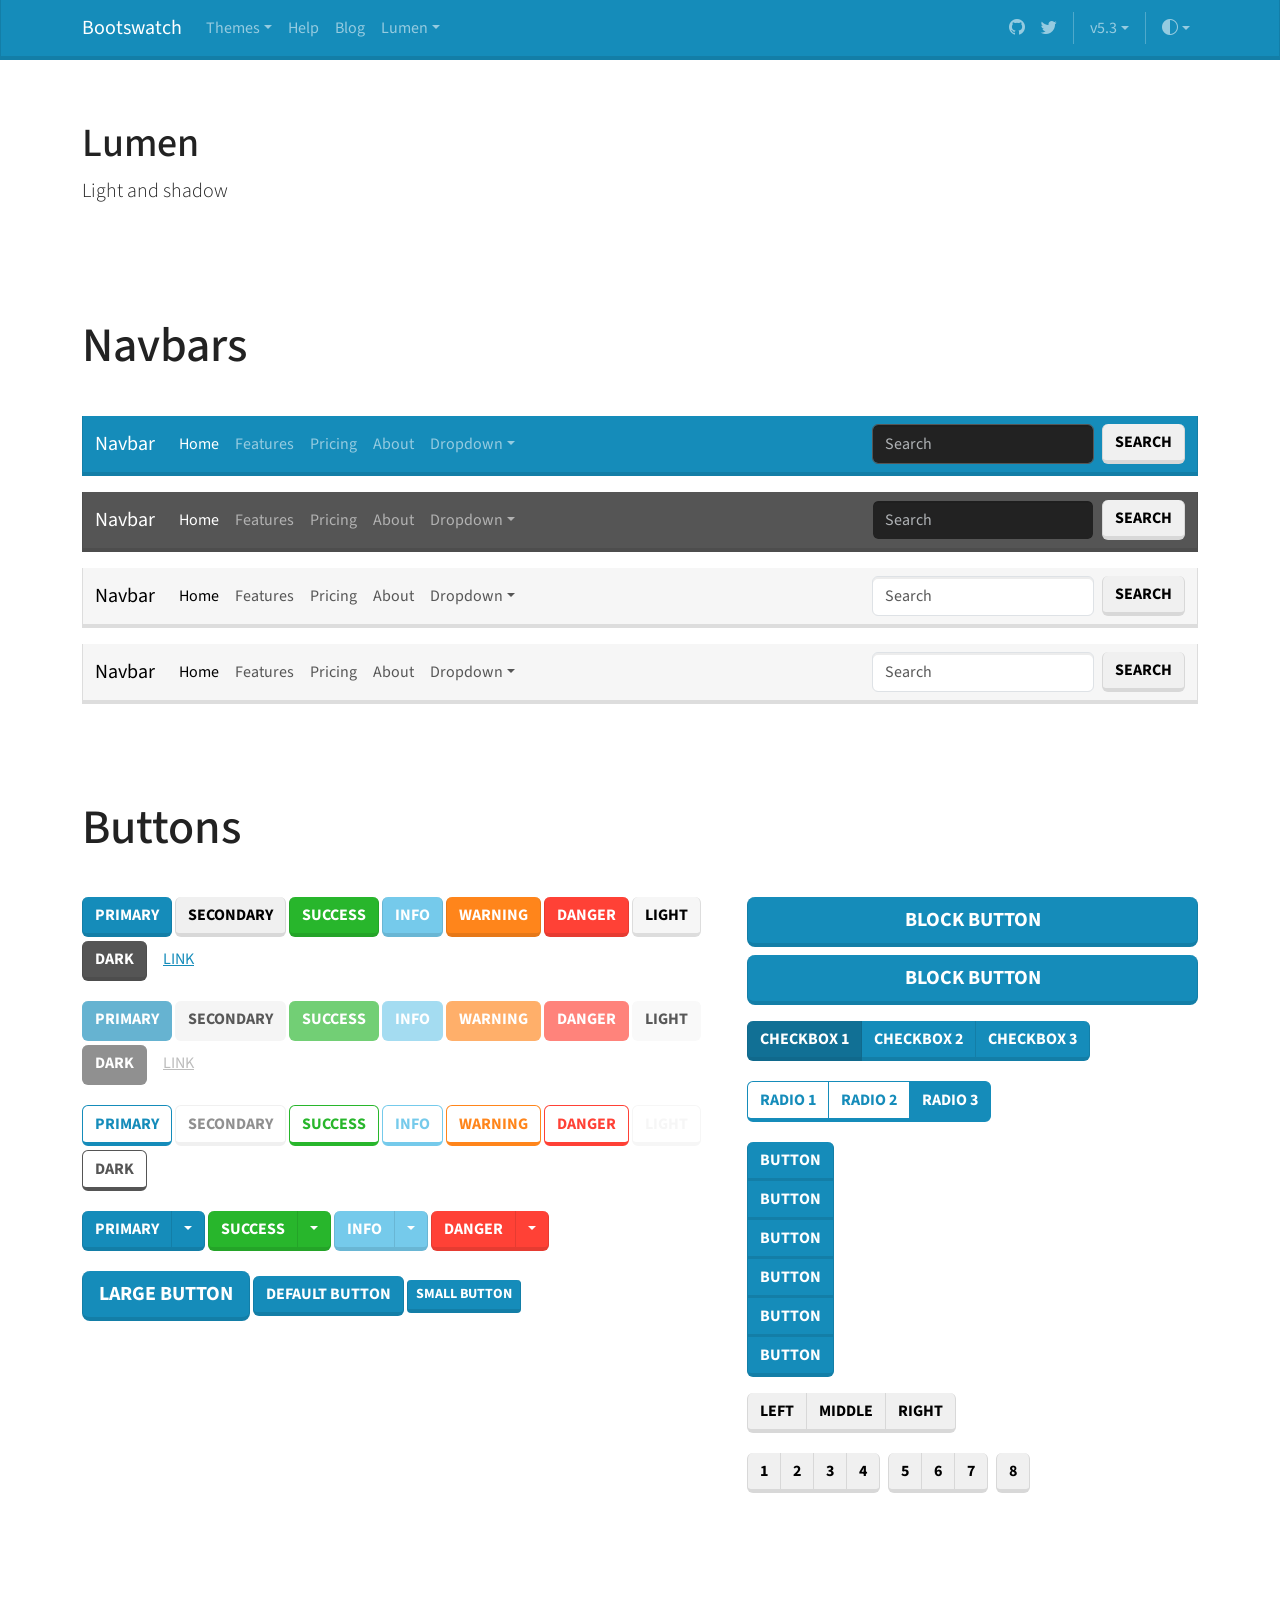
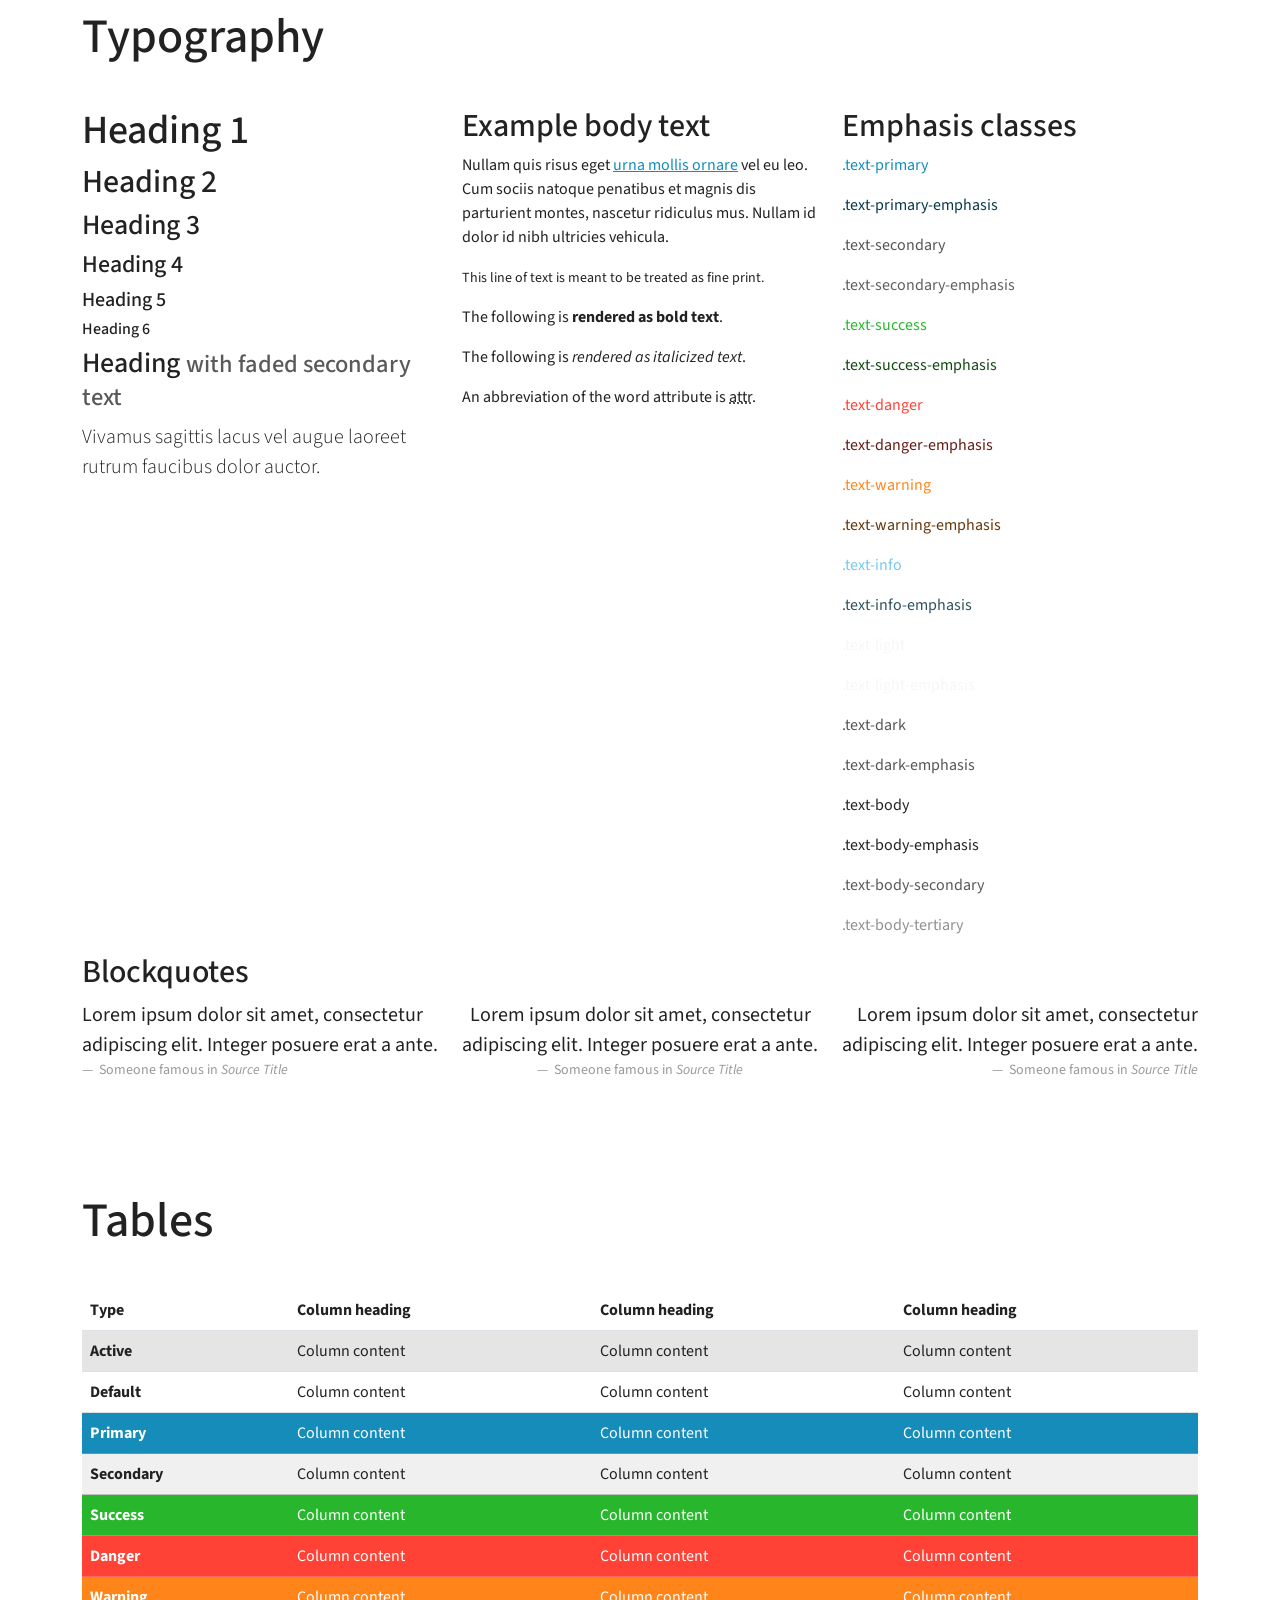
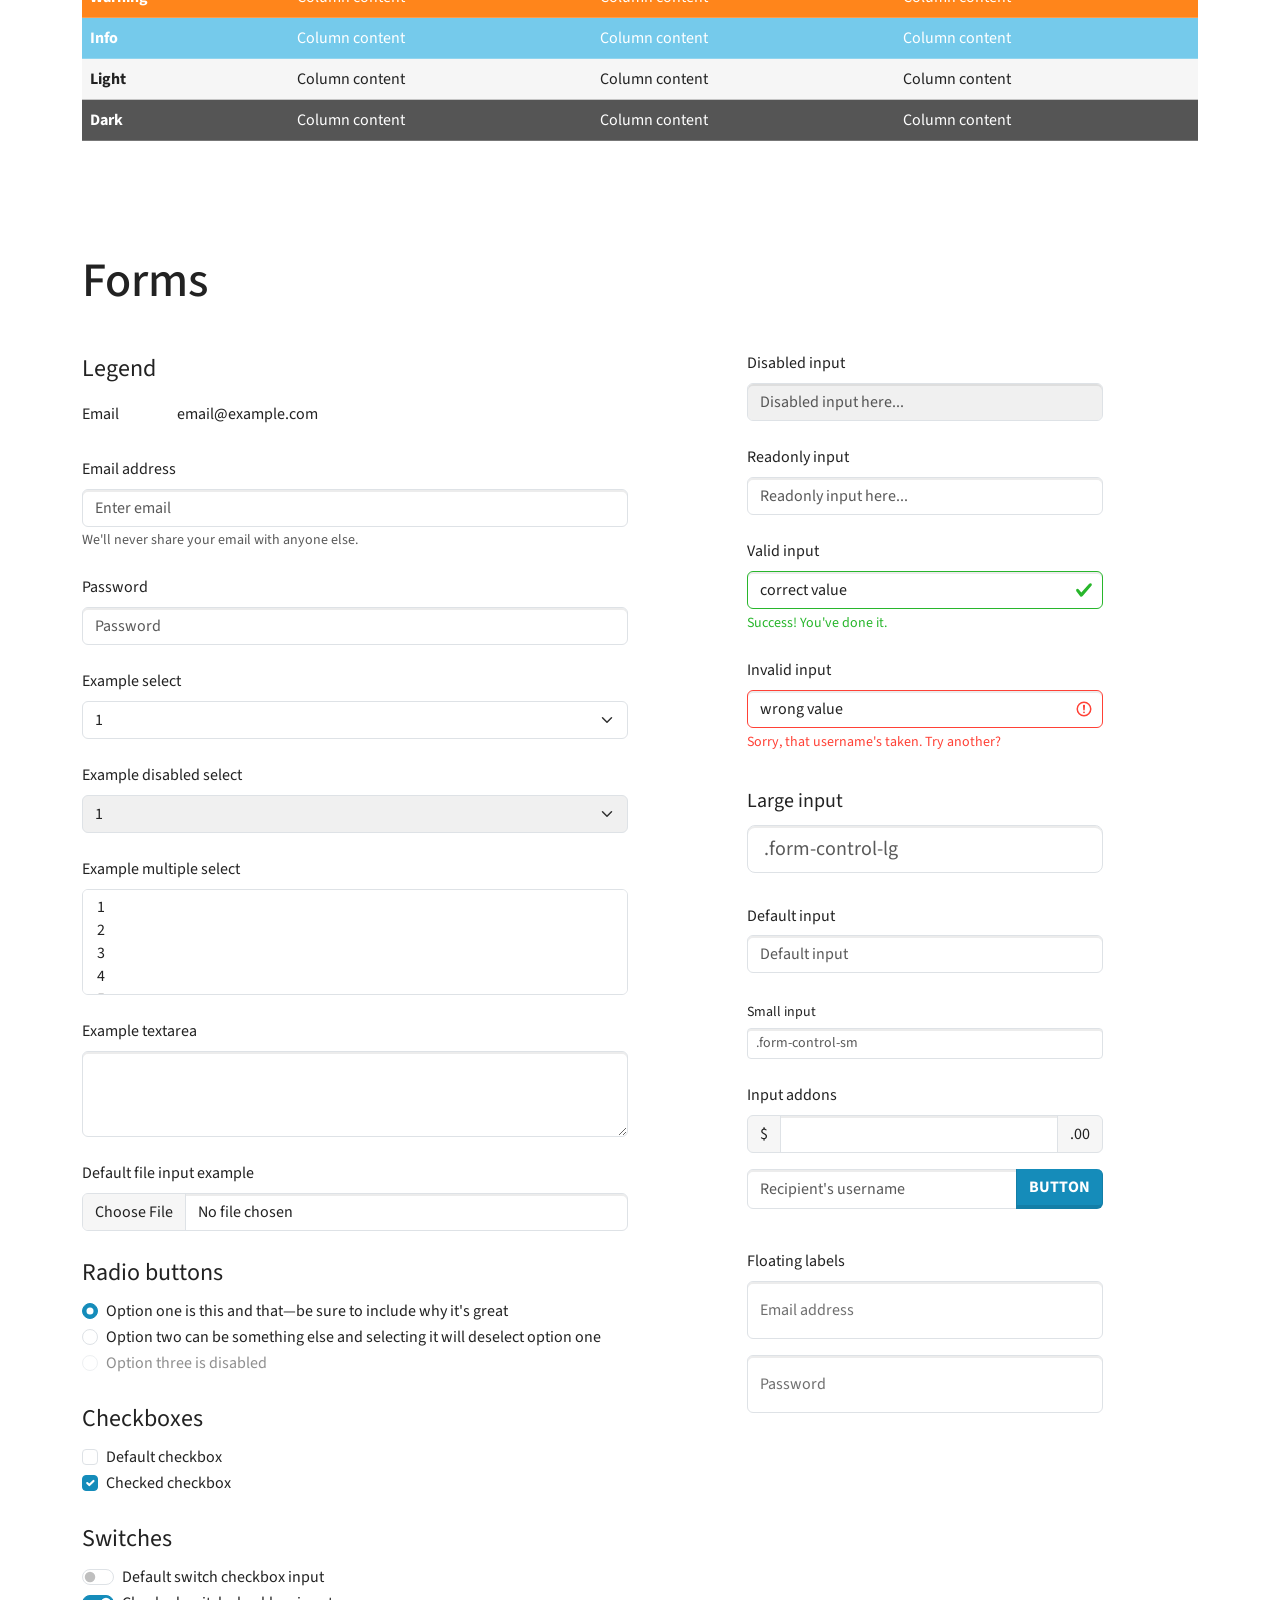
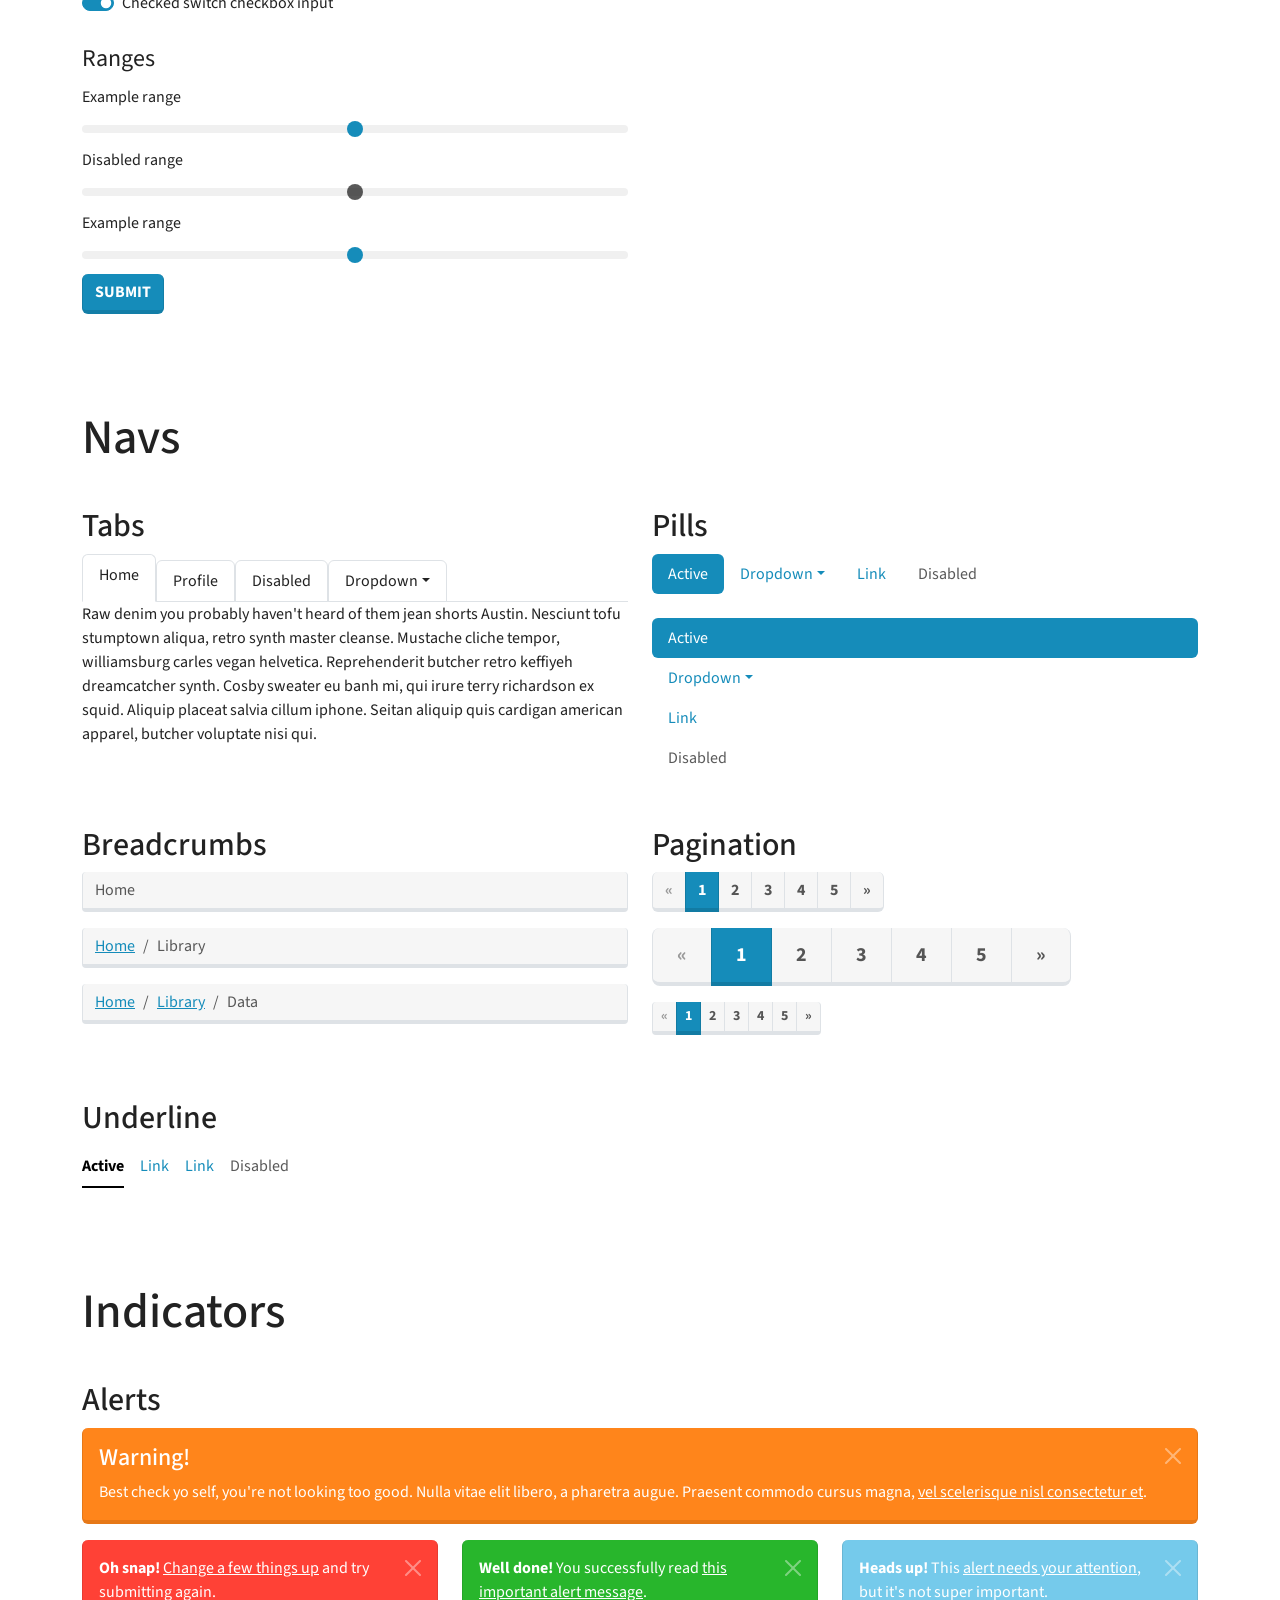
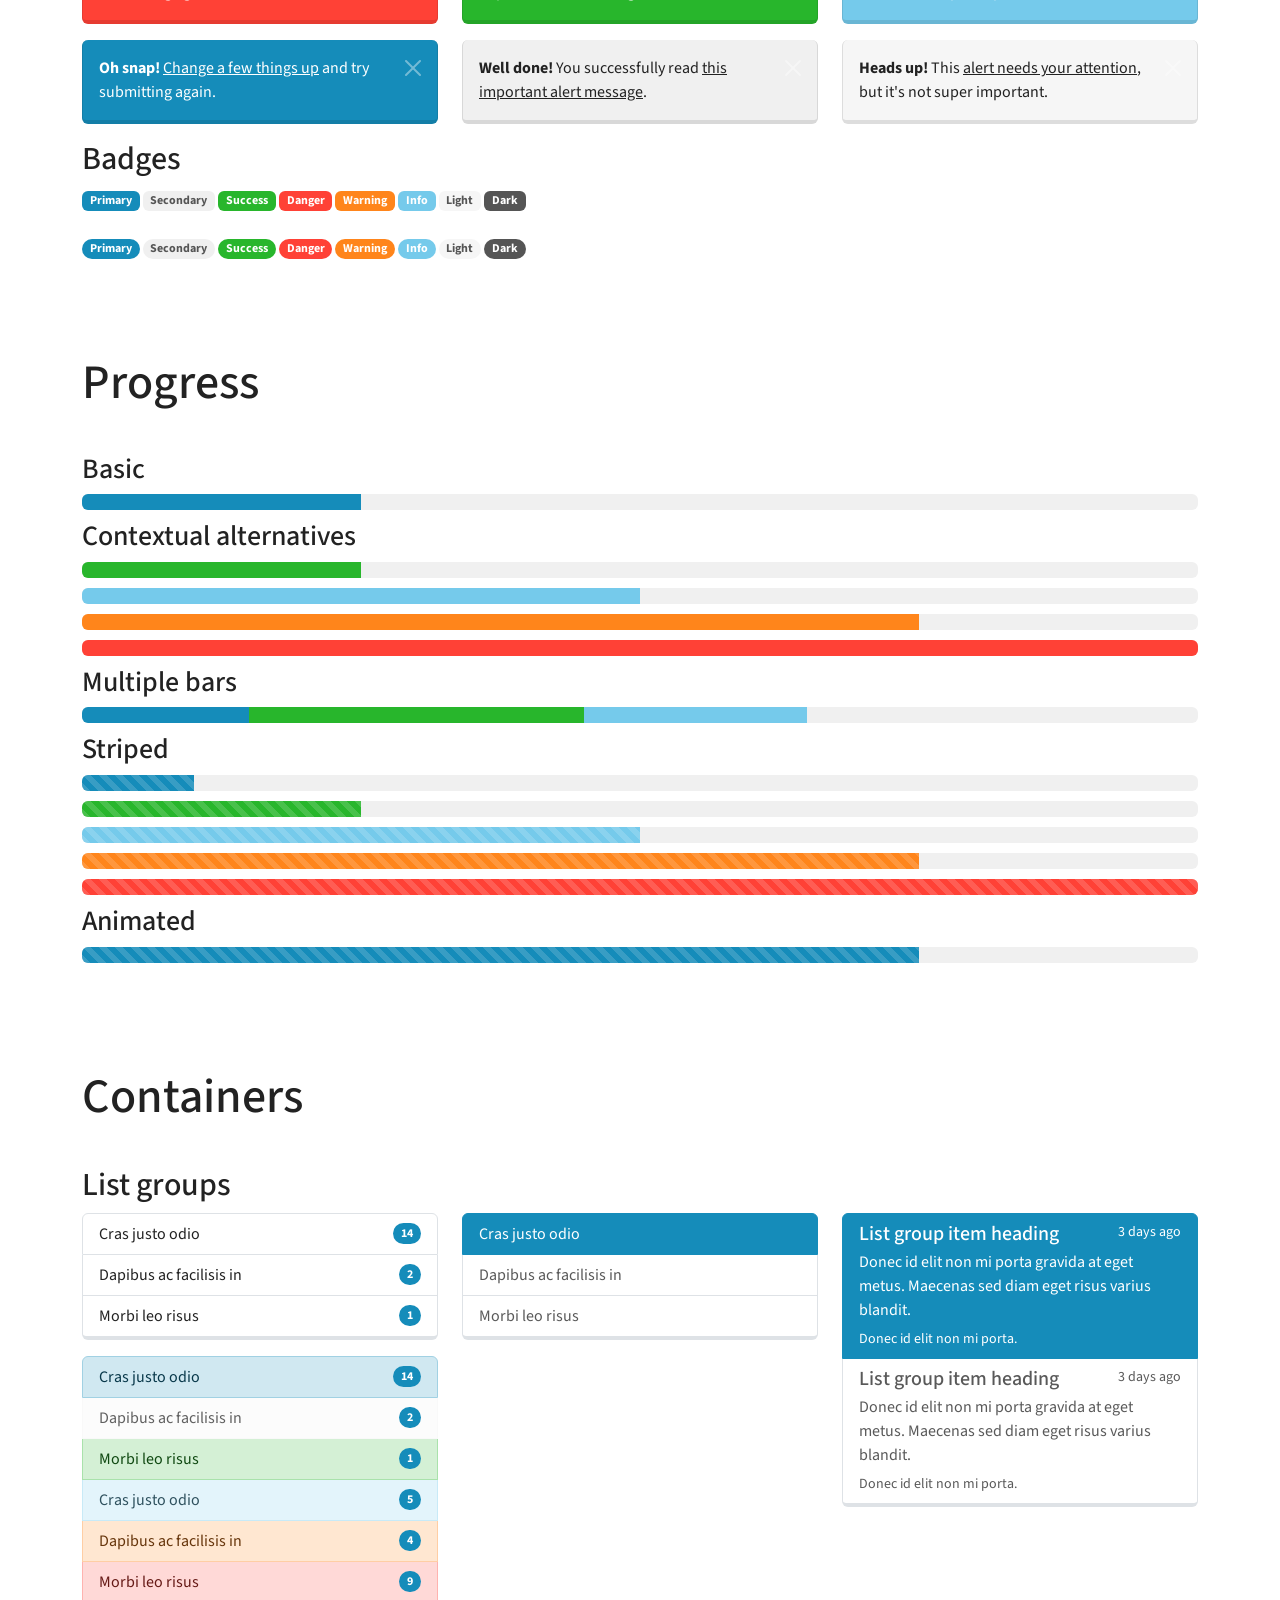
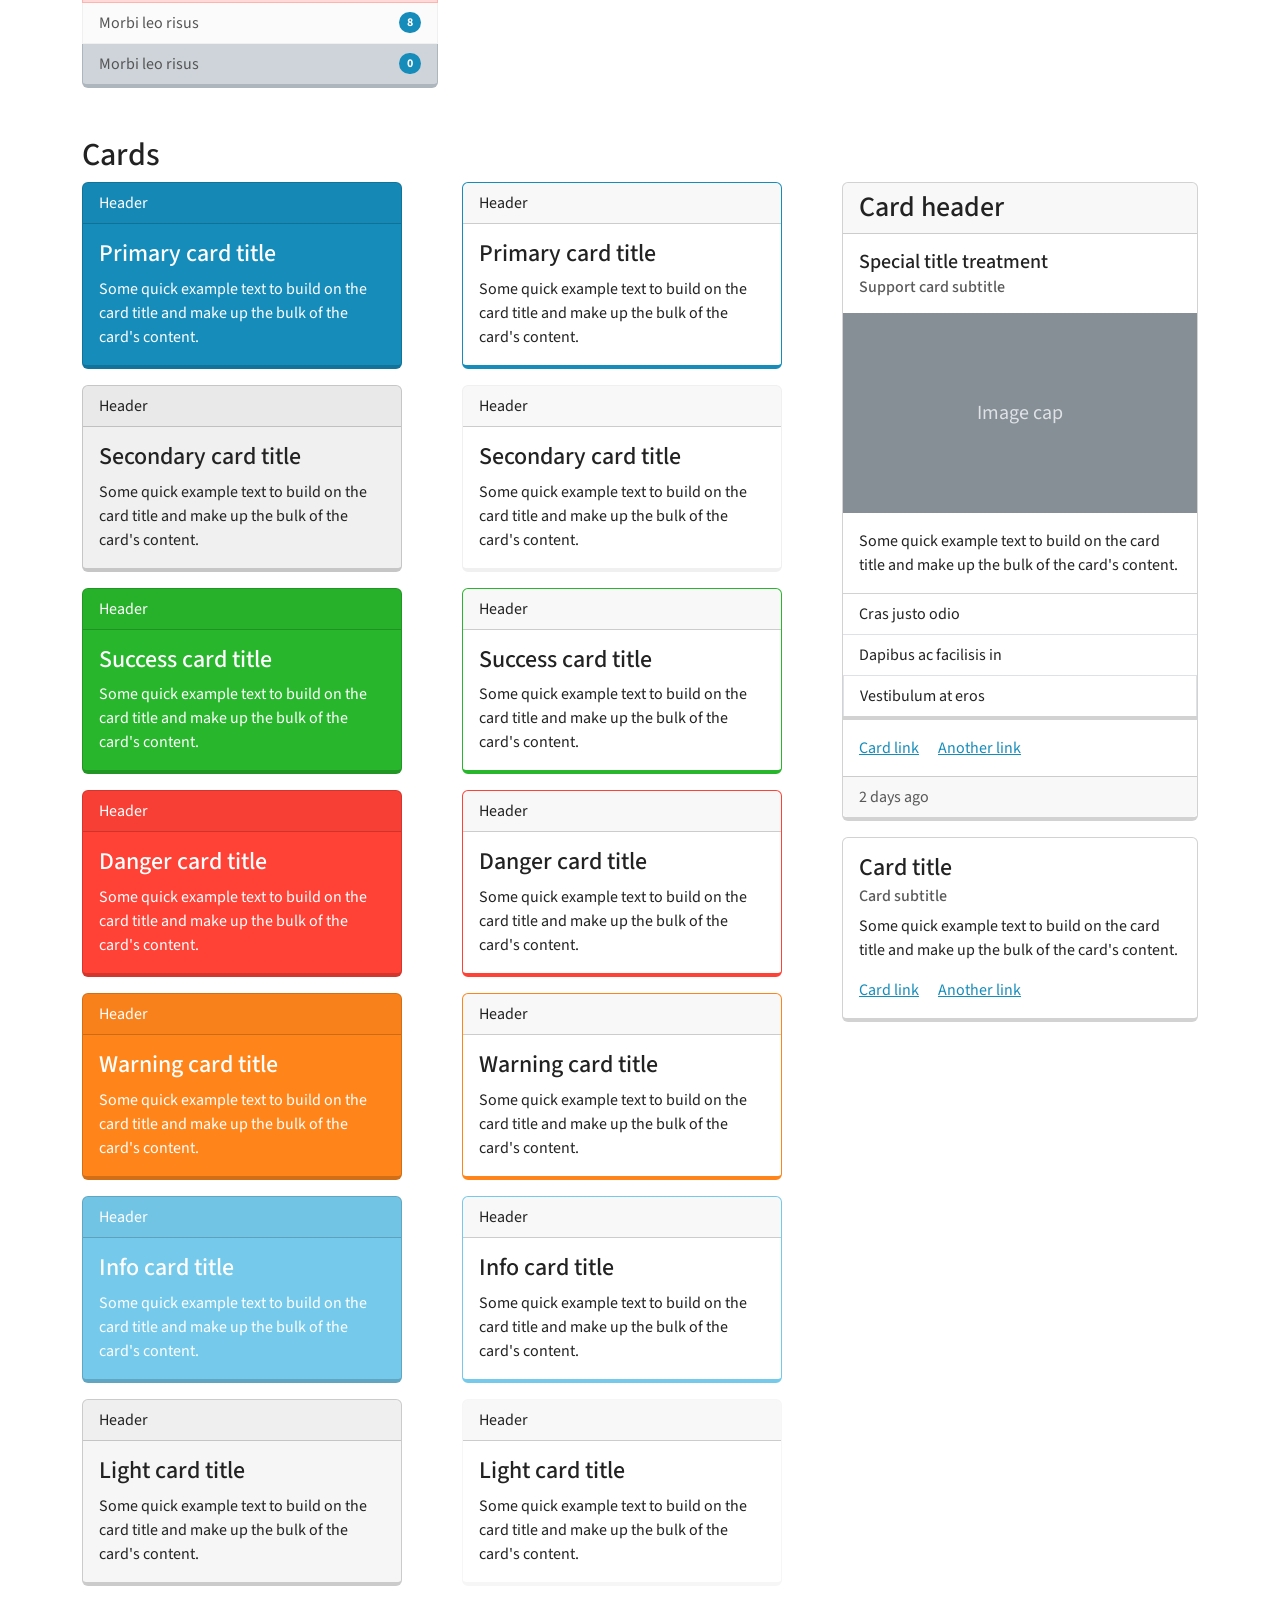
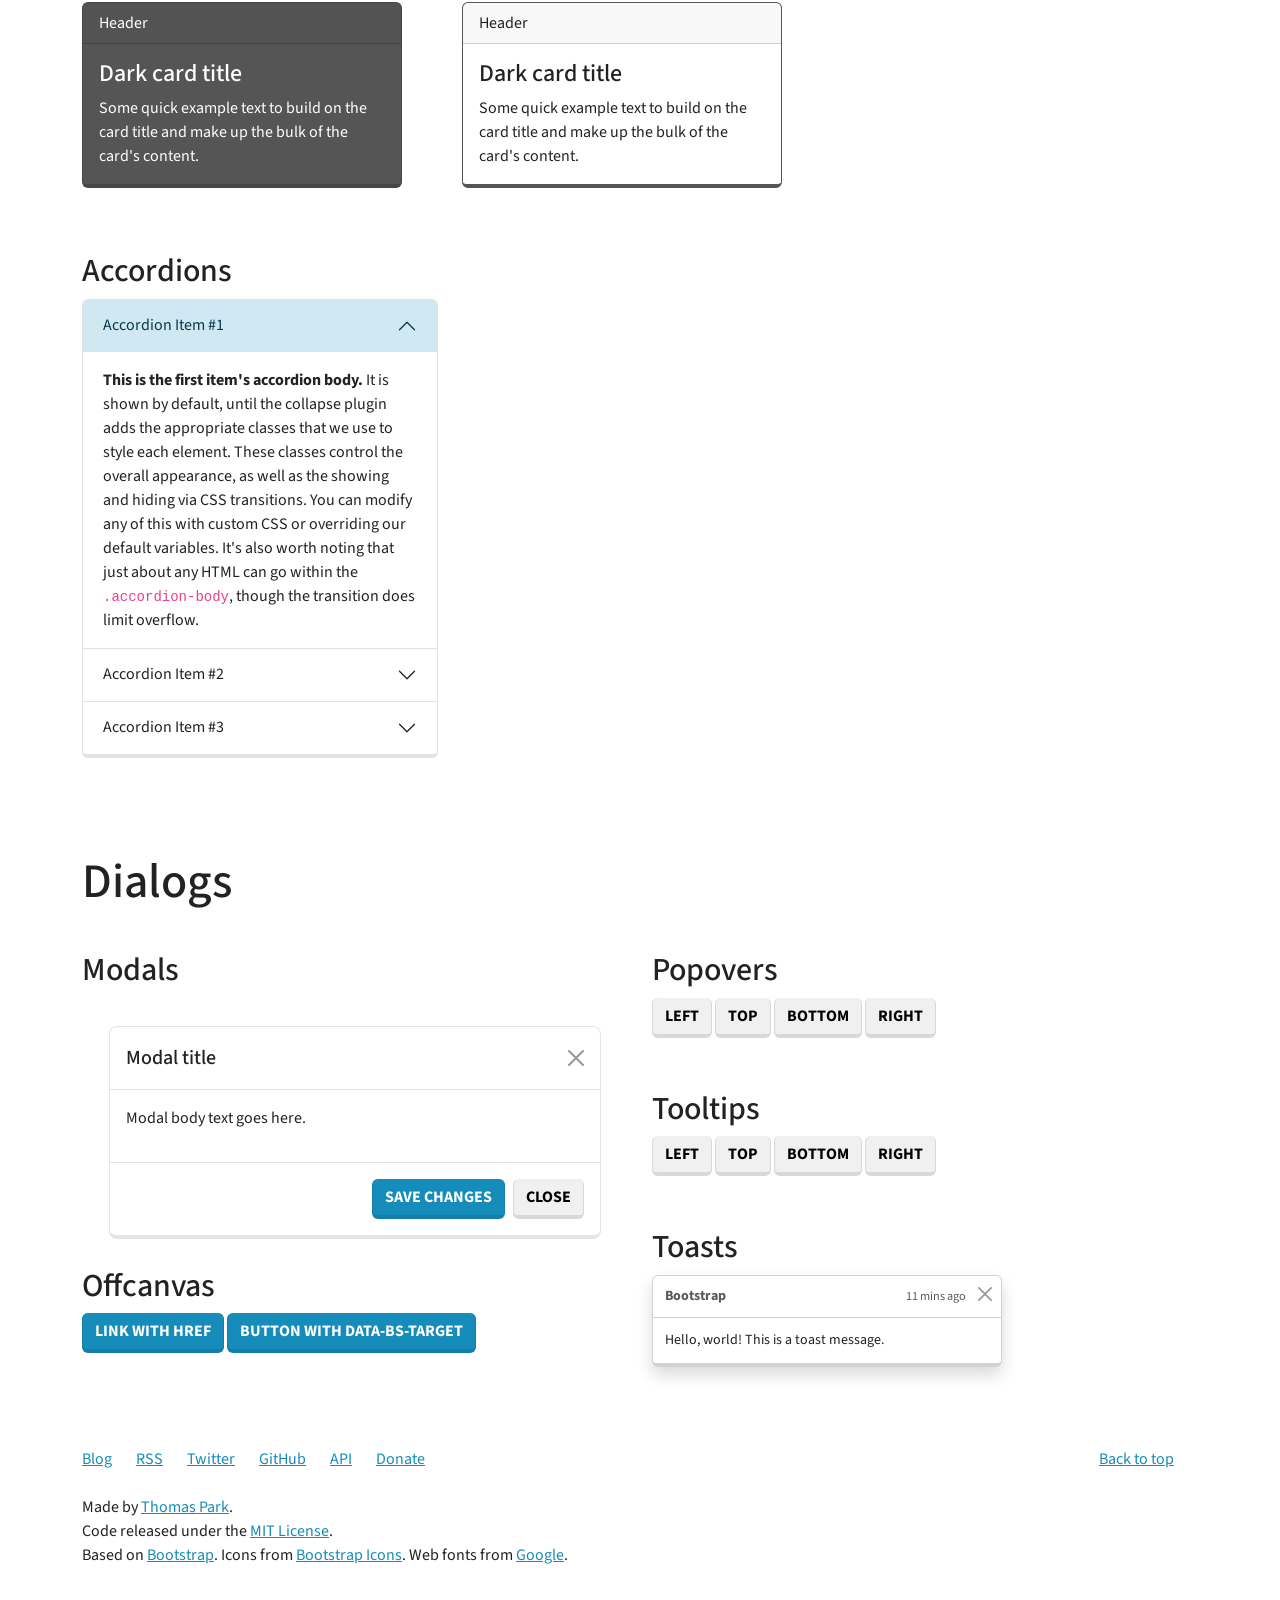
<file: bootswatch-5.3.8/docs/lumen/index.html>
<!DOCTYPE html>
<html lang="en">
  <head>
    <meta charset="utf-8">
    <title>Bootswatch: Lumen</title>
    <meta name="viewport" content="width=device-width, initial-scale=1">
    <link rel="stylesheet" href="../5/lumen/bootstrap.css">
    <link rel="stylesheet" href="../_vendor/bootstrap-icons/font/bootstrap-icons.min.css">
    <link rel="stylesheet" href="../_vendor/prismjs/themes/prism-okaidia.css">
    <link rel="stylesheet" href="../_assets/css/custom.min.css">
    <!-- Global Site Tag (gtag.js) - Google Analytics -->
    <script async src="https://www.googletagmanager.com/gtag/js?id=G-KGDJBEFF3W"></script>
    <script>
      window.dataLayer = window.dataLayer || [];
      function gtag(){dataLayer.push(arguments);}
      gtag('js', new Date());

      gtag('config', 'G-KGDJBEFF3W');
    </script>
  </head>
  <body>
    <div class="navbar navbar-expand-lg fixed-top bg-primary" data-bs-theme="dark">
      <div class="container">
        <a href="../" class="navbar-brand">Bootswatch</a>
        <button class="navbar-toggler" type="button" data-bs-toggle="collapse" data-bs-target="#navbarResponsive" aria-controls="navbarResponsive" aria-expanded="false" aria-label="Toggle navigation">
          <span class="navbar-toggler-icon"></span>
        </button>
        <div class="collapse navbar-collapse" id="navbarResponsive">
          <ul class="navbar-nav">
            <li class="nav-item dropdown" data-bs-theme="light">
              <a class="nav-link dropdown-toggle" data-bs-toggle="dropdown" href="#" id="themes">Themes</a>
              <div class="dropdown-menu" aria-labelledby="themes">
                <a class="dropdown-item" href="../default/">Default</a>
                <div class="dropdown-divider"></div>
                <a class="dropdown-item" href="../brite/">Brite</a>
                <a class="dropdown-item" href="../cerulean/">Cerulean</a>
                <a class="dropdown-item" href="../cosmo/">Cosmo</a>
                <a class="dropdown-item" href="../cyborg/">Cyborg</a>
                <a class="dropdown-item" href="../darkly/">Darkly</a>
                <a class="dropdown-item" href="../flatly/">Flatly</a>
                <a class="dropdown-item" href="../journal/">Journal</a>
                <a class="dropdown-item" href="../litera/">Litera</a>
                <a class="dropdown-item" href="../lumen/">Lumen</a>
                <a class="dropdown-item" href="../lux/">Lux</a>
                <a class="dropdown-item" href="../materia/">Materia</a>
                <a class="dropdown-item" href="../minty/">Minty</a>
                <a class="dropdown-item" href="../morph/">Morph</a>
                <a class="dropdown-item" href="../pulse/">Pulse</a>
                <a class="dropdown-item" href="../quartz/">Quartz</a>
                <a class="dropdown-item" href="../sandstone/">Sandstone</a>
                <a class="dropdown-item" href="../simplex/">Simplex</a>
                <a class="dropdown-item" href="../sketchy/">Sketchy</a>
                <a class="dropdown-item" href="../slate/">Slate</a>
                <a class="dropdown-item" href="../solar/">Solar</a>
                <a class="dropdown-item" href="../spacelab/">Spacelab</a>
                <a class="dropdown-item" href="../superhero/">Superhero</a>
                <a class="dropdown-item" href="../united/">United</a>
                <a class="dropdown-item" href="../vapor/">Vapor</a>
                <a class="dropdown-item" href="../versa/">Versa</a>
                <a class="dropdown-item" href="../yeti/">Yeti</a>
                <a class="dropdown-item" href="../zephyr/">Zephyr</a>
              </div>
            </li>
            <li class="nav-item">
              <a class="nav-link" href="../help/">Help</a>
            </li>
            <li class="nav-item">
              <a class="nav-link" href="https://blog.bootswatch.com/">Blog</a>
            </li>
            <li class="nav-item dropdown" data-bs-theme="light">
              <a class="nav-link dropdown-toggle" data-bs-toggle="dropdown" href="#" id="download">Lumen</a>
              <div class="dropdown-menu" aria-labelledby="download">
                <a class="dropdown-item" rel="noopener" target="_blank" href="https://jsfiddle.net/bootswatch/3nw5ocub/">Open in JSFiddle</a>
                <div class="dropdown-divider"></div>
                <a class="dropdown-item" href="../5/lumen/bootstrap.css" download>bootstrap.css</a>
                <a class="dropdown-item" href="../5/lumen/bootstrap.min.css" download>bootstrap.min.css</a>
                <div class="dropdown-divider"></div>
                <a class="dropdown-item" href="../5/lumen/bootstrap.rtl.css" download>bootstrap.rtl.css</a>
                <a class="dropdown-item" href="../5/lumen/bootstrap.rtl.min.css" download>bootstrap.rtl.min.css</a>
                <div class="dropdown-divider"></div>
                <a class="dropdown-item" href="../5/lumen/_variables.scss" download>_variables.scss</a>
                <a class="dropdown-item" href="../5/lumen/_bootswatch.scss" download>_bootswatch.scss</a>
              </div>
            </li>
          </ul>
          <ul class="navbar-nav ms-md-auto">
            <li class="nav-item">
              <a target="_blank" rel="noopener" class="nav-link" href="https://github.com/thomaspark/bootswatch/"><i class="bi bi-github"></i><span class="d-lg-none ms-2">GitHub</span></a>
            </li>
            <li class="nav-item">
              <a target="_blank" rel="noopener" class="nav-link" href="https://twitter.com/bootswatch"><i class="bi bi-twitter"></i><span class="d-lg-none ms-2">Twitter</span></a>
            </li>
            <li class="nav-item py-2 py-lg-1 col-12 col-lg-auto">
              <div class="vr d-none d-lg-flex h-100 mx-lg-2 text-white"></div>
              <hr class="d-lg-none my-2 text-white-50">
            </li>
            <li class="nav-item dropdown" data-bs-theme="light">
              <a class="nav-link dropdown-toggle d-flex align-items-center" href="#" id="version-menu" aria-expanded="false" data-bs-toggle="dropdown" data-bs-display="static" aria-label="Toggle theme">
                <span class="d-lg-none me-2">Bootstrap </span>
                <span>v5.3</span>
              </a>
              <ul class="dropdown-menu dropdown-menu-end">
                <li>
                  <a href="https://bootswatch.com/" class="dropdown-item d-flex align-items-center justify-content-between" aria-current="true">
                    <span class="ms-2">v5.3.x</span><i class="bi bi-check"></i>
                  </a>
                </li>
                <li>
                  <a href="https://bootswatch.com/4/" class="dropdown-item d-flex align-items-center justify-content-between">
                    <span class="ms-2">v4.6.2</span>
                  </a>
                </li>
                <li>
                  <a href="https://bootswatch.com/3/" class="dropdown-item d-flex align-items-center justify-content-between">
                    <span class="ms-2">v3.4.1</span>
                  </a>
                </li>
                <li>
                  <a href="https://bootswatch.com/2/" class="dropdown-item d-flex align-items-center justify-content-between">
                    <span class="ms-2">v2.3.2</span>
                  </a>
                </li>
                <li>
                  <hr class="dropdown-divider">
                </li>
                <li>
                  <a href="https://github.com/thomaspark/bootswatch/tags" class="dropdown-item d-flex align-items-center justify-content-between">
                    <span class="ms-2">All versions</span>
                  </a>
                </li>
              </ul>
            </li>
            <li class="nav-item py-2 py-lg-1 col-12 col-lg-auto">
              <div class="vr d-none d-lg-flex h-100 mx-lg-2 text-white"></div>
              <hr class="d-lg-none my-2 text-white-50">
            </li>
            <li class="nav-item dropdown" data-bs-theme="light">
              <a class="nav-link dropdown-toggle d-flex align-items-center" href="#" id="theme-menu" aria-expanded="false" data-bs-toggle="dropdown" data-bs-display="static" aria-label="Toggle theme">
                <i class="bi bi-circle-half"></i>
                <span class="d-lg-none ms-2">Toggle theme</span>
              </a>
              <ul class="dropdown-menu dropdown-menu-end">
                <li>
                  <button type="button" class="dropdown-item d-flex align-items-center" data-bs-theme-value="light" aria-pressed="false">
                    <i class="bi bi-sun-fill"></i><span class="ms-2">Light</span>
                  </button>
                </li>
                <li>
                  <button type="button" class="dropdown-item d-flex align-items-center" data-bs-theme-value="dark" aria-pressed="true">
                    <i class="bi bi-moon-stars-fill"></i><span class="ms-2">Dark</span>
                  </button>
                </li>
              </ul>
            </li>
          </ul>
        </div>
      </div>
    </div>

    <div class="container">
      <div class="page-header" id="banner">
        <div class="row">
          <div class="col-lg-8 col-md-7 col-sm-6">
            <h1>Lumen</h1>
            <p class="lead">Light and shadow</p>
          </div>
          <div class="col-lg-4 col-md-5 col-sm-6">
            <div class="sponsor">
              <script async src="https://cdn.carbonads.com/carbon.js?serve=CKYIE23N&placement=bootswatchcom" id="_carbonads_js"></script>
            </div>
          </div>
        </div>
      </div>

      <!-- Navbar
      ================================================== -->
      <div class="bs-docs-section clearfix">
        <div class="row">
          <div class="col-lg-12">
            <div class="page-header">
              <h1 id="navbars">Navbars</h1>
            </div>

            <div class="bs-component">
              <nav class="navbar navbar-expand-lg bg-primary" data-bs-theme="dark">
                <div class="container-fluid">
                  <a class="navbar-brand" href="#">Navbar</a>
                  <button class="navbar-toggler" type="button" data-bs-toggle="collapse" data-bs-target="#navbarColor01" aria-controls="navbarColor01" aria-expanded="false" aria-label="Toggle navigation">
                    <span class="navbar-toggler-icon"></span>
                  </button>

                  <div class="collapse navbar-collapse" id="navbarColor01">
                    <ul class="navbar-nav me-auto">
                      <li class="nav-item">
                        <a class="nav-link active" href="#">Home
                          <span class="visually-hidden">(current)</span>
                        </a>
                      </li>
                      <li class="nav-item">
                        <a class="nav-link" href="#">Features</a>
                      </li>
                      <li class="nav-item">
                        <a class="nav-link" href="#">Pricing</a>
                      </li>
                      <li class="nav-item">
                        <a class="nav-link" href="#">About</a>
                      </li>
                      <li class="nav-item dropdown">
                        <a class="nav-link dropdown-toggle" data-bs-toggle="dropdown" href="#" role="button" aria-haspopup="true" aria-expanded="false">Dropdown</a>
                        <div class="dropdown-menu">
                          <a class="dropdown-item" href="#">Action</a>
                          <a class="dropdown-item" href="#">Another action</a>
                          <a class="dropdown-item" href="#">Something else here</a>
                          <div class="dropdown-divider"></div>
                          <a class="dropdown-item" href="#">Separated link</a>
                        </div>
                      </li>
                    </ul>
                    <form class="d-flex">
                      <input class="form-control me-sm-2" type="search" placeholder="Search">
                      <button class="btn btn-secondary my-2 my-sm-0" type="submit">Search</button>
                    </form>
                  </div>
                </div>
              </nav>
            </div>

            <div class="bs-component">
              <nav class="navbar navbar-expand-lg bg-dark" data-bs-theme="dark">
                <div class="container-fluid">
                  <a class="navbar-brand" href="#">Navbar</a>
                  <button class="navbar-toggler" type="button" data-bs-toggle="collapse" data-bs-target="#navbarColor02" aria-controls="navbarColor02" aria-expanded="false" aria-label="Toggle navigation">
                    <span class="navbar-toggler-icon"></span>
                  </button>

                  <div class="collapse navbar-collapse" id="navbarColor02">
                    <ul class="navbar-nav me-auto">
                      <li class="nav-item">
                        <a class="nav-link active" href="#">Home
                          <span class="visually-hidden">(current)</span>
                        </a>
                      </li>
                      <li class="nav-item">
                        <a class="nav-link" href="#">Features</a>
                      </li>
                      <li class="nav-item">
                        <a class="nav-link" href="#">Pricing</a>
                      </li>
                      <li class="nav-item">
                        <a class="nav-link" href="#">About</a>
                      </li>
                      <li class="nav-item dropdown">
                        <a class="nav-link dropdown-toggle" data-bs-toggle="dropdown" href="#" role="button" aria-haspopup="true" aria-expanded="false">Dropdown</a>
                        <div class="dropdown-menu">
                          <a class="dropdown-item" href="#">Action</a>
                          <a class="dropdown-item" href="#">Another action</a>
                          <a class="dropdown-item" href="#">Something else here</a>
                          <div class="dropdown-divider"></div>
                          <a class="dropdown-item" href="#">Separated link</a>
                        </div>
                      </li>
                    </ul>
                    <form class="d-flex">
                      <input class="form-control me-sm-2" type="search" placeholder="Search">
                      <button class="btn btn-secondary my-2 my-sm-0" type="submit">Search</button>
                    </form>
                  </div>
                </div>
              </nav>
            </div>

            <div class="bs-component">
              <nav class="navbar navbar-expand-lg bg-light" data-bs-theme="light">
                <div class="container-fluid">
                  <a class="navbar-brand" href="#">Navbar</a>
                  <button class="navbar-toggler" type="button" data-bs-toggle="collapse" data-bs-target="#navbarColor03" aria-controls="navbarColor03" aria-expanded="false" aria-label="Toggle navigation">
                    <span class="navbar-toggler-icon"></span>
                  </button>

                  <div class="collapse navbar-collapse" id="navbarColor03">
                    <ul class="navbar-nav me-auto">
                      <li class="nav-item">
                        <a class="nav-link active" href="#">Home
                          <span class="visually-hidden">(current)</span>
                        </a>
                      </li>
                      <li class="nav-item">
                        <a class="nav-link" href="#">Features</a>
                      </li>
                      <li class="nav-item">
                        <a class="nav-link" href="#">Pricing</a>
                      </li>
                      <li class="nav-item">
                        <a class="nav-link" href="#">About</a>
                      </li>
                      <li class="nav-item dropdown">
                        <a class="nav-link dropdown-toggle" data-bs-toggle="dropdown" href="#" role="button" aria-haspopup="true" aria-expanded="false">Dropdown</a>
                        <div class="dropdown-menu">
                          <a class="dropdown-item" href="#">Action</a>
                          <a class="dropdown-item" href="#">Another action</a>
                          <a class="dropdown-item" href="#">Something else here</a>
                          <div class="dropdown-divider"></div>
                          <a class="dropdown-item" href="#">Separated link</a>
                        </div>
                      </li>
                    </ul>
                    <form class="d-flex">
                      <input class="form-control me-sm-2" type="search" placeholder="Search">
                      <button class="btn btn-secondary my-2 my-sm-0" type="submit">Search</button>
                    </form>
                  </div>
                </div>
              </nav>
            </div>

            <div class="bs-component">
              <nav class="navbar navbar-expand-lg bg-body-tertiary">
                <div class="container-fluid">
                  <a class="navbar-brand" href="#">Navbar</a>
                  <button class="navbar-toggler" type="button" data-bs-toggle="collapse" data-bs-target="#navbarColor04" aria-controls="navbarColor04" aria-expanded="false" aria-label="Toggle navigation">
                    <span class="navbar-toggler-icon"></span>
                  </button>

                  <div class="collapse navbar-collapse" id="navbarColor04">
                    <ul class="navbar-nav me-auto">
                      <li class="nav-item">
                        <a class="nav-link active" href="#">Home
                          <span class="visually-hidden">(current)</span>
                        </a>
                      </li>
                      <li class="nav-item">
                        <a class="nav-link" href="#">Features</a>
                      </li>
                      <li class="nav-item">
                        <a class="nav-link" href="#">Pricing</a>
                      </li>
                      <li class="nav-item">
                        <a class="nav-link" href="#">About</a>
                      </li>
                      <li class="nav-item dropdown">
                        <a class="nav-link dropdown-toggle" data-bs-toggle="dropdown" href="#" role="button" aria-haspopup="true" aria-expanded="false">Dropdown</a>
                        <div class="dropdown-menu">
                          <a class="dropdown-item" href="#">Action</a>
                          <a class="dropdown-item" href="#">Another action</a>
                          <a class="dropdown-item" href="#">Something else here</a>
                          <div class="dropdown-divider"></div>
                          <a class="dropdown-item" href="#">Separated link</a>
                        </div>
                      </li>
                    </ul>
                    <form class="d-flex">
                      <input class="form-control me-sm-2" type="search" placeholder="Search">
                      <button class="btn btn-secondary my-2 my-sm-0" type="submit">Search</button>
                    </form>
                  </div>
                </div>
              </nav>
            </div>

          </div>
        </div>
      </div>

      <!-- Buttons
      ================================================== -->
      <div class="bs-docs-section">
        <div class="page-header">
          <div class="row">
            <div class="col-lg-12">
              <h1 id="buttons">Buttons</h1>
            </div>
          </div>
        </div>

        <div class="row">
          <div class="col-lg-7">
            <p class="bs-component">
              <button type="button" class="btn btn-primary">Primary</button>
              <button type="button" class="btn btn-secondary">Secondary</button>
              <button type="button" class="btn btn-success">Success</button>
              <button type="button" class="btn btn-info">Info</button>
              <button type="button" class="btn btn-warning">Warning</button>
              <button type="button" class="btn btn-danger">Danger</button>
              <button type="button" class="btn btn-light">Light</button>
              <button type="button" class="btn btn-dark">Dark</button>
              <button type="button" class="btn btn-link">Link</button>
            </p>

            <p class="bs-component">
              <button type="button" class="btn btn-primary disabled">Primary</button>
              <button type="button" class="btn btn-secondary disabled">Secondary</button>
              <button type="button" class="btn btn-success disabled">Success</button>
              <button type="button" class="btn btn-info disabled">Info</button>
              <button type="button" class="btn btn-warning disabled">Warning</button>
              <button type="button" class="btn btn-danger disabled">Danger</button>
              <button type="button" class="btn btn-light disabled">Light</button>
              <button type="button" class="btn btn-dark disabled">Dark</button>
              <button type="button" class="btn btn-link disabled">Link</button>
            </p>

            <p class="bs-component">
              <button type="button" class="btn btn-outline-primary">Primary</button>
              <button type="button" class="btn btn-outline-secondary">Secondary</button>
              <button type="button" class="btn btn-outline-success">Success</button>
              <button type="button" class="btn btn-outline-info">Info</button>
              <button type="button" class="btn btn-outline-warning">Warning</button>
              <button type="button" class="btn btn-outline-danger">Danger</button>
              <button type="button" class="btn btn-outline-light">Light</button>
              <button type="button" class="btn btn-outline-dark">Dark</button>
            </p>

            <div class="bs-component">
              <div class="btn-group" role="group" aria-label="Button group with nested dropdown">
                <button type="button" class="btn btn-primary">Primary</button>
                <div class="btn-group" role="group">
                  <button id="btnGroupDrop1" type="button" class="btn btn-primary dropdown-toggle" data-bs-toggle="dropdown" aria-haspopup="true" aria-expanded="false"></button>
                  <div class="dropdown-menu" aria-labelledby="btnGroupDrop1">
                    <a class="dropdown-item" href="#">Dropdown link</a>
                    <a class="dropdown-item" href="#">Dropdown link</a>
                  </div>
                </div>
              </div>

              <div class="btn-group" role="group" aria-label="Button group with nested dropdown">
                <button type="button" class="btn btn-success">Success</button>
                <div class="btn-group" role="group">
                  <button id="btnGroupDrop2" type="button" class="btn btn-success dropdown-toggle" data-bs-toggle="dropdown" aria-haspopup="true" aria-expanded="false"></button>
                  <div class="dropdown-menu" aria-labelledby="btnGroupDrop2">
                    <a class="dropdown-item" href="#">Dropdown link</a>
                    <a class="dropdown-item" href="#">Dropdown link</a>
                  </div>
                </div>
              </div>

              <div class="btn-group" role="group" aria-label="Button group with nested dropdown">
                <button type="button" class="btn btn-info">Info</button>
                <div class="btn-group" role="group">
                  <button id="btnGroupDrop3" type="button" class="btn btn-info dropdown-toggle" data-bs-toggle="dropdown" aria-haspopup="true" aria-expanded="false"></button>
                  <div class="dropdown-menu" aria-labelledby="btnGroupDrop3">
                    <a class="dropdown-item" href="#">Dropdown link</a>
                    <a class="dropdown-item" href="#">Dropdown link</a>
                  </div>
                </div>
              </div>

              <div class="btn-group" role="group" aria-label="Button group with nested dropdown">
                <button type="button" class="btn btn-danger">Danger</button>
                <div class="btn-group" role="group">
                  <button id="btnGroupDrop4" type="button" class="btn btn-danger dropdown-toggle" data-bs-toggle="dropdown" aria-haspopup="true" aria-expanded="false"></button>
                  <div class="dropdown-menu" aria-labelledby="btnGroupDrop4">
                    <a class="dropdown-item" href="#">Dropdown link</a>
                    <a class="dropdown-item" href="#">Dropdown link</a>
                  </div>
                </div>
              </div>
            </div>

            <div class="bs-component">
              <button type="button" class="btn btn-primary btn-lg">Large button</button>
              <button type="button" class="btn btn-primary">Default button</button>
              <button type="button" class="btn btn-primary btn-sm">Small button</button>
            </div>
          </div>
          <div class="col-lg-5">
            <div class="bs-component">
              <div class="d-grid gap-2">
                <button class="btn btn-lg btn-primary" type="button">Block button</button>
                <button class="btn btn-lg btn-primary" type="button">Block button</button>
              </div>
            </div>

            <div class="bs-component mb-3">
              <div class="btn-group" role="group" aria-label="Basic checkbox toggle button group">
                <input type="checkbox" class="btn-check" id="btncheck1" checked autocomplete="off">
                <label class="btn btn-primary" for="btncheck1">Checkbox 1</label>
                <input type="checkbox" class="btn-check" id="btncheck2" autocomplete="off">
                <label class="btn btn-primary" for="btncheck2">Checkbox 2</label>
                <input type="checkbox" class="btn-check" id="btncheck3" autocomplete="off">
                <label class="btn btn-primary" for="btncheck3">Checkbox 3</label>
              </div>
            </div>

            <div class="bs-component mb-3">
              <div class="btn-group" role="group" aria-label="Basic radio toggle button group">
                <input type="radio" class="btn-check" name="btnradio" id="btnradio1" autocomplete="off" checked>
                <label class="btn btn-outline-primary" for="btnradio1">Radio 1</label>
                <input type="radio" class="btn-check" name="btnradio" id="btnradio2" autocomplete="off" checked>
                <label class="btn btn-outline-primary" for="btnradio2">Radio 2</label>
                <input type="radio" class="btn-check" name="btnradio" id="btnradio3" autocomplete="off" checked>
                <label class="btn btn-outline-primary" for="btnradio3">Radio 3</label>
              </div>
            </div>

            <div class="bs-component">
              <div class="btn-group-vertical">
                <button type="button" class="btn btn-primary">Button</button>
                <button type="button" class="btn btn-primary">Button</button>
                <button type="button" class="btn btn-primary">Button</button>
                <button type="button" class="btn btn-primary">Button</button>
                <button type="button" class="btn btn-primary">Button</button>
                <button type="button" class="btn btn-primary">Button</button>
              </div>
            </div>

            <div class="bs-component mb-3">
              <div class="btn-group" role="group" aria-label="Basic example">
                <button type="button" class="btn btn-secondary">Left</button>
                <button type="button" class="btn btn-secondary">Middle</button>
                <button type="button" class="btn btn-secondary">Right</button>
              </div>
            </div>

            <div class="bs-component mb-3">
              <div class="btn-toolbar" role="toolbar" aria-label="Toolbar with button groups">
                <div class="btn-group me-2" role="group" aria-label="First group">
                  <button type="button" class="btn btn-secondary">1</button>
                  <button type="button" class="btn btn-secondary">2</button>
                  <button type="button" class="btn btn-secondary">3</button>
                  <button type="button" class="btn btn-secondary">4</button>
                </div>
                <div class="btn-group me-2" role="group" aria-label="Second group">
                  <button type="button" class="btn btn-secondary">5</button>
                  <button type="button" class="btn btn-secondary">6</button>
                  <button type="button" class="btn btn-secondary">7</button>
                </div>
                <div class="btn-group" role="group" aria-label="Third group">
                  <button type="button" class="btn btn-secondary">8</button>
                </div>
              </div>
            </div>
          </div>
        </div>
      </div>

      <!-- Typography
      ================================================== -->
      <div class="bs-docs-section">
        <div class="row">
          <div class="col-lg-12">
            <div class="page-header">
              <h1 id="typography">Typography</h1>
            </div>
          </div>
        </div>

        <!-- Headings -->

        <div class="row">
          <div class="col-lg-4">
            <div class="bs-component">
              <h1>Heading 1</h1>
              <h2>Heading 2</h2>
              <h3>Heading 3</h3>
              <h4>Heading 4</h4>
              <h5>Heading 5</h5>
              <h6>Heading 6</h6>
              <h3>
                Heading
                <small class="text-body-secondary">with faded secondary text</small>
              </h3>
              <p class="lead">Vivamus sagittis lacus vel augue laoreet rutrum faucibus dolor auctor.</p>
            </div>
          </div>
          <div class="col-lg-4">
            <div class="bs-component">
              <h2>Example body text</h2>
              <p>Nullam quis risus eget <a href="#">urna mollis ornare</a> vel eu leo. Cum sociis natoque penatibus et magnis dis parturient montes, nascetur ridiculus mus. Nullam id dolor id nibh ultricies vehicula.</p>
              <p><small>This line of text is meant to be treated as fine print.</small></p>
              <p>The following is <strong>rendered as bold text</strong>.</p>
              <p>The following is <em>rendered as italicized text</em>.</p>
              <p>An abbreviation of the word attribute is <abbr title="attribute">attr</abbr>.</p>
            </div>
          </div>
          <div class="col-lg-4">
            <div class="bs-component">
              <h2>Emphasis classes</h2>
              <p class="text-primary">.text-primary</p>
              <p class="text-primary-emphasis">.text-primary-emphasis</p>
              <p class="text-secondary">.text-secondary</p>
              <p class="text-secondary-emphasis">.text-secondary-emphasis</p>
              <p class="text-success">.text-success</p>
              <p class="text-success-emphasis">.text-success-emphasis</p>
              <p class="text-danger">.text-danger</p>
              <p class="text-danger-emphasis">.text-danger-emphasis</p>
              <p class="text-warning">.text-warning</p>
              <p class="text-warning-emphasis">.text-warning-emphasis</p>
              <p class="text-info">.text-info</p>
              <p class="text-info-emphasis">.text-info-emphasis</p>
              <p class="text-light">.text-light</p>
              <p class="text-light">.text-light-emphasis</p>
              <p class="text-dark">.text-dark</p>
              <p class="text-dark">.text-dark-emphasis</p>
              <p class="text-body">.text-body</p>
              <p class="text-body">.text-body-emphasis</p>
              <p class="text-body-secondary">.text-body-secondary</p>
              <p class="text-body-tertiary">.text-body-tertiary</p>
            </div>
          </div>
        </div>

        <!-- Blockquotes -->

        <div class="row">
          <div class="col-lg-12">
            <h2 id="type-blockquotes">Blockquotes</h2>
          </div>
        </div>
        <div class="row">
          <div class="col-lg-4">
            <div class="bs-component">
              <figure>
                <blockquote class="blockquote">
                  <p class="mb-0">Lorem ipsum dolor sit amet, consectetur adipiscing elit. Integer posuere erat a ante.</p>
  
                </blockquote>
                <figcaption class="blockquote-footer">
                  Someone famous in <cite title="Source Title">Source Title</cite>
                </figcaption>
              </figure>
            </div>
          </div>
          <div class="col-lg-4">
            <div class="bs-component">
              <figure class="text-center">
                <blockquote class="blockquote">
                  <p class="mb-0">Lorem ipsum dolor sit amet, consectetur adipiscing elit. Integer posuere erat a ante.</p>
  
                </blockquote>
                <figcaption class="blockquote-footer">
                  Someone famous in <cite title="Source Title">Source Title</cite>
                </figcaption>
              </figure>
            </div>
          </div>
          <div class="col-lg-4">
            <div class="bs-component">
              <figure class="text-end">
                <blockquote class="blockquote">
                  <p class="mb-0">Lorem ipsum dolor sit amet, consectetur adipiscing elit. Integer posuere erat a ante.</p>
  
                </blockquote>
                <figcaption class="blockquote-footer">
                  Someone famous in <cite title="Source Title">Source Title</cite>
                </figcaption>
              </figure>
            </div>
          </div>
        </div>
      </div>

      <!-- Tables
      ================================================== -->
      <div class="bs-docs-section">
        <div class="row">
          <div class="col-lg-12">
            <div class="page-header">
              <h1 id="tables">Tables</h1>
            </div>

            <div class="bs-component">
              <table class="table table-hover">
                <thead>
                  <tr>
                    <th scope="col">Type</th>
                    <th scope="col">Column heading</th>
                    <th scope="col">Column heading</th>
                    <th scope="col">Column heading</th>
                  </tr>
                </thead>
                <tbody>
                  <tr class="table-active">
                    <th scope="row">Active</th>
                    <td>Column content</td>
                    <td>Column content</td>
                    <td>Column content</td>
                  </tr>
                  <tr>
                    <th scope="row">Default</th>
                    <td>Column content</td>
                    <td>Column content</td>
                    <td>Column content</td>
                  </tr>
                  <tr class="table-primary">
                    <th scope="row">Primary</th>
                    <td>Column content</td>
                    <td>Column content</td>
                    <td>Column content</td>
                  </tr>
                  <tr class="table-secondary">
                    <th scope="row">Secondary</th>
                    <td>Column content</td>
                    <td>Column content</td>
                    <td>Column content</td>
                  </tr>
                  <tr class="table-success">
                    <th scope="row">Success</th>
                    <td>Column content</td>
                    <td>Column content</td>
                    <td>Column content</td>
                  </tr>
                  <tr class="table-danger">
                    <th scope="row">Danger</th>
                    <td>Column content</td>
                    <td>Column content</td>
                    <td>Column content</td>
                  </tr>
                  <tr class="table-warning">
                    <th scope="row">Warning</th>
                    <td>Column content</td>
                    <td>Column content</td>
                    <td>Column content</td>
                  </tr>
                  <tr class="table-info">
                    <th scope="row">Info</th>
                    <td>Column content</td>
                    <td>Column content</td>
                    <td>Column content</td>
                  </tr>
                  <tr class="table-light">
                    <th scope="row">Light</th>
                    <td>Column content</td>
                    <td>Column content</td>
                    <td>Column content</td>
                  </tr>
                  <tr class="table-dark">
                    <th scope="row">Dark</th>
                    <td>Column content</td>
                    <td>Column content</td>
                    <td>Column content</td>
                  </tr>
                </tbody>
              </table>
            </div><!-- /example -->
          </div>
        </div>
      </div>

      <!-- Forms
      ================================================== -->
      <div class="bs-docs-section">
        <div class="row">
          <div class="col-lg-12">
            <div class="page-header">
              <h1 id="forms">Forms</h1>
            </div>
          </div>
        </div>

        <div class="row">
          <div class="col-lg-6">
            <div class="bs-component">
              <form>
                <fieldset>
                  <legend>Legend</legend>
                  <div class="row">
                    <label for="staticEmail" class="col-sm-2 col-form-label">Email</label>
                    <div class="col-sm-10">
                      <input type="text" readonly class="form-control-plaintext" id="staticEmail" value="email@example.com">
                    </div>
                  </div>
                  <div>
                    <label for="exampleInputEmail1" class="form-label mt-4">Email address</label>
                    <input type="email" class="form-control" id="exampleInputEmail1" aria-describedby="emailHelp" placeholder="Enter email">
                    <small id="emailHelp" class="form-text text-muted">We'll never share your email with anyone else.</small>
                  </div>
                  <div>
                    <label for="exampleInputPassword1" class="form-label mt-4">Password</label>
                    <input type="password" class="form-control" id="exampleInputPassword1" placeholder="Password" autocomplete="off">
                  </div>
                  <div>
                    <label for="exampleSelect1" class="form-label mt-4">Example select</label>
                    <select class="form-select" id="exampleSelect1">
                      <option>1</option>
                      <option>2</option>
                      <option>3</option>
                      <option>4</option>
                      <option>5</option>
                    </select>
                  </div>
                  <div>
                    <label for="exampleSelect1" class="form-label mt-4">Example disabled select</label>
                    <select class="form-select" id="exampleDisabledSelect1" disabled>
                      <option>1</option>
                      <option>2</option>
                      <option>3</option>
                      <option>4</option>
                      <option>5</option>
                    </select>
                  </div>
                  <div>
                    <label for="exampleSelect2" class="form-label mt-4">Example multiple select</label>
                    <select multiple class="form-select" id="exampleSelect2">
                      <option>1</option>
                      <option>2</option>
                      <option>3</option>
                      <option>4</option>
                      <option>5</option>
                    </select>
                  </div>
                  <div>
                    <label for="exampleTextarea" class="form-label mt-4">Example textarea</label>
                    <textarea class="form-control" id="exampleTextarea" rows="3"></textarea>
                  </div>
                  <div>
                    <label for="formFile" class="form-label mt-4">Default file input example</label>
                    <input class="form-control" type="file" id="formFile">
                  </div>
                  <fieldset>
                    <legend class="mt-4">Radio buttons</legend>
                    <div class="form-check">
                      <input class="form-check-input" type="radio" name="optionsRadios" id="optionsRadios1" value="option1" checked>
                      <label class="form-check-label" for="optionsRadios1">
                        Option one is this and that&mdash;be sure to include why it's great
                      </label>
                    </div>
                    <div class="form-check">
                      <input class="form-check-input" type="radio" name="optionsRadios" id="optionsRadios2" value="option2">
                      <label class="form-check-label" for="optionsRadios2">
                        Option two can be something else and selecting it will deselect option one
                      </label>
                    </div>
                    <div class="form-check disabled">
                      <input class="form-check-input" type="radio" name="optionsRadios" id="optionsRadios3" value="option3" disabled>
                      <label class="form-check-label" for="optionsRadios3">
                        Option three is disabled
                      </label>
                    </div>
                  </fieldset>
                  <fieldset>
                    <legend class="mt-4">Checkboxes</legend>
                    <div class="form-check">
                      <input class="form-check-input" type="checkbox" value="" id="flexCheckDefault">
                      <label class="form-check-label" for="flexCheckDefault">
                        Default checkbox
                      </label>
                    </div>
                    <div class="form-check">
                      <input class="form-check-input" type="checkbox" value="" id="flexCheckChecked" checked>
                      <label class="form-check-label" for="flexCheckChecked">
                        Checked checkbox
                      </label>
                    </div>
                  </fieldset>
                  <fieldset>
                    <legend class="mt-4">Switches</legend>
                    <div class="form-check form-switch">
                      <input class="form-check-input" type="checkbox" id="flexSwitchCheckDefault">
                      <label class="form-check-label" for="flexSwitchCheckDefault">Default switch checkbox input</label>
                    </div>
                    <div class="form-check form-switch">
                      <input class="form-check-input" type="checkbox" id="flexSwitchCheckChecked" checked>
                      <label class="form-check-label" for="flexSwitchCheckChecked">Checked switch checkbox input</label>
                    </div>
                  </fieldset>
                  <fieldset>
                    <legend class="mt-4">Ranges</legend>
                      <label for="customRange1" class="form-label">Example range</label>
                      <input type="range" class="form-range" id="customRange1">
                      <label for="disabledRange" class="form-label">Disabled range</label>
                      <input type="range" class="form-range" id="disabledRange" disabled>
                      <label for="customRange3" class="form-label">Example range</label>
                      <input type="range" class="form-range" min="0" max="5" step="0.5" id="customRange3">
                  </fieldset>
                  <button type="submit" class="btn btn-primary">Submit</button>
                </fieldset>
              </form>
            </div>
          </div>
          <div class="col-lg-4 offset-lg-1">
            <form class="bs-component">
              <div>
                <fieldset disabled>
                  <label class="form-label" for="disabledInput">Disabled input</label>
                  <input class="form-control" id="disabledInput" type="text" placeholder="Disabled input here..." disabled>
                </fieldset>
              </div>

              <div>
                <fieldset>
                  <label class="form-label mt-4" for="readOnlyInput">Readonly input</label>
                  <input class="form-control" id="readOnlyInput" type="text" placeholder="Readonly input here..." readonly>
                </fieldset>
              </div>

              <div class="has-success">
                <label class="form-label mt-4" for="inputValid">Valid input</label>
                <input type="text" value="correct value" class="form-control is-valid" id="inputValid">
                <div class="valid-feedback">Success! You've done it.</div>
              </div>

              <div class="has-danger">
                <label class="form-label mt-4" for="inputInvalid">Invalid input</label>
                <input type="text" value="wrong value" class="form-control is-invalid" id="inputInvalid">
                <div class="invalid-feedback">Sorry, that username's taken. Try another?</div>
              </div>

              <div>
                <label class="col-form-label col-form-label-lg mt-4" for="inputLarge">Large input</label>
                <input class="form-control form-control-lg" type="text" placeholder=".form-control-lg" id="inputLarge">
              </div>

              <div>
                <label class="col-form-label mt-4" for="inputDefault">Default input</label>
                <input type="text" class="form-control" placeholder="Default input" id="inputDefault">
              </div>

              <div>
                <label class="col-form-label col-form-label-sm mt-4" for="inputSmall">Small input</label>
                <input class="form-control form-control-sm" type="text" placeholder=".form-control-sm" id="inputSmall">
              </div>

              <div>
                <label class="form-label mt-4">Input addons</label>
                <div>
                  <div class="input-group mb-3">
                    <span class="input-group-text">$</span>
                    <input type="text" class="form-control" aria-label="Amount (to the nearest dollar)">
                    <span class="input-group-text">.00</span>
                  </div>
                  <div class="input-group mb-3">
                    <input type="text" class="form-control" placeholder="Recipient's username" aria-label="Recipient's username" aria-describedby="button-addon2">
                    <button class="btn btn-primary" type="button" id="button-addon2">Button</button>
                  </div>
                </div>
              </div>

              <div>
                <label class="form-label mt-4">Floating labels</label>
                <div class="form-floating mb-3">
                  <input type="email" class="form-control" id="floatingInput" placeholder="name@example.com">
                  <label for="floatingInput">Email address</label>
                </div>
                <div class="form-floating">
                  <input type="password" class="form-control" id="floatingPassword" placeholder="Password" autocomplete="off">
                  <label for="floatingPassword">Password</label>
                </div>
              </div>
            </form>

          </div>
        </div>
      </div>

      <!-- Navs
      ================================================== -->
      <div class="bs-docs-section">
        <div class="row">
          <div class="col-lg-12">
            <div class="page-header">
              <h1 id="navs">Navs</h1>
            </div>
          </div>
        </div>

        <div class="row mb-5">
          <div class="col-lg-6">
            <h2 id="nav-tabs">Tabs</h2>
            <div class="bs-component">
              <ul class="nav nav-tabs">
                <li class="nav-item">
                  <a class="nav-link active" data-bs-toggle="tab" href="#home">Home</a>
                </li>
                <li class="nav-item">
                  <a class="nav-link" data-bs-toggle="tab" href="#profile">Profile</a>
                </li>
                <li class="nav-item">
                  <a class="nav-link disabled" href="#">Disabled</a>
                </li>
                <li class="nav-item dropdown">
                  <a class="nav-link dropdown-toggle" data-bs-toggle="dropdown" href="#" role="button" aria-haspopup="true" aria-expanded="false">Dropdown</a>
                  <div class="dropdown-menu">
                    <h6 class="dropdown-header">Dropdown header</h6>
                    <a class="dropdown-item" href="#">Action</a>
                    <a class="dropdown-item" href="#">Another action</a>
                    <a class="dropdown-item" href="#">Something else here</a>
                    <div class="dropdown-divider"></div>
                    <a class="dropdown-item" href="#">Separated link</a>
                  </div>
                </li>
              </ul>
              <div id="myTabContent" class="tab-content">
                <div class="tab-pane fade show active" id="home">
                  <p>Raw denim you probably haven't heard of them jean shorts Austin. Nesciunt tofu stumptown aliqua, retro synth master cleanse. Mustache cliche tempor, williamsburg carles vegan helvetica. Reprehenderit butcher retro keffiyeh dreamcatcher synth. Cosby sweater eu banh mi, qui irure terry richardson ex squid. Aliquip placeat salvia cillum iphone. Seitan aliquip quis cardigan american apparel, butcher voluptate nisi qui.</p>
                </div>
                <div class="tab-pane fade" id="profile">
                  <p>Food truck fixie locavore, accusamus mcsweeney's marfa nulla single-origin coffee squid. Exercitation +1 labore velit, blog sartorial PBR leggings next level wes anderson artisan four loko farm-to-table craft beer twee. Qui photo booth letterpress, commodo enim craft beer mlkshk aliquip jean shorts ullamco ad vinyl cillum PBR. Homo nostrud organic, assumenda labore aesthetic magna delectus mollit.</p>
                </div>
                <div class="tab-pane fade" id="dropdown1">
                  <p>Etsy mixtape wayfarers, ethical wes anderson tofu before they sold out mcsweeney's organic lomo retro fanny pack lo-fi farm-to-table readymade. Messenger bag gentrify pitchfork tattooed craft beer, iphone skateboard locavore carles etsy salvia banksy hoodie helvetica. DIY synth PBR banksy irony. Leggings gentrify squid 8-bit cred pitchfork.</p>
                </div>
                <div class="tab-pane fade" id="dropdown2">
                  <p>Trust fund seitan letterpress, keytar raw denim keffiyeh etsy art party before they sold out master cleanse gluten-free squid scenester freegan cosby sweater. Fanny pack portland seitan DIY, art party locavore wolf cliche high life echo park Austin. Cred vinyl keffiyeh DIY salvia PBR, banh mi before they sold out farm-to-table VHS viral locavore cosby sweater.</p>
                </div>
              </div>
            </div>
          </div>

          <div class="col-lg-6">
            <h2 id="nav-pills">Pills</h2>
            <div class="bs-component">
              <ul class="nav nav-pills">
                <li class="nav-item">
                  <a class="nav-link active" href="#">Active</a>
                </li>
                <li class="nav-item dropdown">
                  <a class="nav-link dropdown-toggle" data-bs-toggle="dropdown" href="#" role="button" aria-haspopup="true" aria-expanded="false">Dropdown</a>
                  <div class="dropdown-menu">
                    <h6 class="dropdown-header">Dropdown header</h6>
                    <a class="dropdown-item" href="#">Action</a>
                    <a class="dropdown-item" href="#">Another action</a>
                    <a class="dropdown-item" href="#">Something else here</a>
                    <div class="dropdown-divider"></div>
                    <a class="dropdown-item" href="#">Separated link</a>
                  </div>
                </li>
                <li class="nav-item">
                  <a class="nav-link" href="#">Link</a>
                </li>
                <li class="nav-item">
                  <a class="nav-link disabled" href="#">Disabled</a>
                </li>
              </ul>
            </div>
            <br>
            <div class="bs-component">
              <ul class="nav nav-pills flex-column">
                <li class="nav-item">
                  <a class="nav-link active" href="#">Active</a>
                </li>
                <li class="nav-item dropdown">
                  <a class="nav-link dropdown-toggle" data-bs-toggle="dropdown" href="#" role="button" aria-haspopup="true" aria-expanded="false">Dropdown</a>
                  <div class="dropdown-menu">
                    <h6 class="dropdown-header">Dropdown header</h6>
                    <a class="dropdown-item" href="#">Action</a>
                    <a class="dropdown-item" href="#">Another action</a>
                    <a class="dropdown-item" href="#">Something else here</a>
                    <div class="dropdown-divider"></div>
                    <a class="dropdown-item" href="#">Separated link</a>
                  </div>
                </li>
                <li class="nav-item">
                  <a class="nav-link" href="#">Link</a>
                </li>
                <li class="nav-item">
                  <a class="nav-link disabled" href="#">Disabled</a>
                </li>
              </ul>
            </div>
          </div>
        </div>

        <div class="row mb-5">
          <div class="col-lg-6">
            <h2 id="nav-breadcrumbs">Breadcrumbs</h2>
            <div class="bs-component">
              <ol class="breadcrumb">
                <li class="breadcrumb-item active">Home</li>
              </ol>
              <ol class="breadcrumb">
                <li class="breadcrumb-item"><a href="#">Home</a></li>
                <li class="breadcrumb-item active">Library</li>
              </ol>
              <ol class="breadcrumb">
                <li class="breadcrumb-item"><a href="#">Home</a></li>
                <li class="breadcrumb-item"><a href="#">Library</a></li>
                <li class="breadcrumb-item active">Data</li>
              </ol>
            </div>
          </div>

          <div class="col-lg-6">
            <h2 id="pagination">Pagination</h2>
            <div class="bs-component">
              <div>
                <ul class="pagination">
                  <li class="page-item disabled">
                    <a class="page-link" href="#">&laquo;</a>
                  </li>
                  <li class="page-item active">
                    <a class="page-link" href="#">1</a>
                  </li>
                  <li class="page-item">
                    <a class="page-link" href="#">2</a>
                  </li>
                  <li class="page-item">
                    <a class="page-link" href="#">3</a>
                  </li>
                  <li class="page-item">
                    <a class="page-link" href="#">4</a>
                  </li>
                  <li class="page-item">
                    <a class="page-link" href="#">5</a>
                  </li>
                  <li class="page-item">
                    <a class="page-link" href="#">&raquo;</a>
                  </li>
                </ul>
              </div>

              <div>
                <ul class="pagination pagination-lg">
                  <li class="page-item disabled">
                    <a class="page-link" href="#">&laquo;</a>
                  </li>
                  <li class="page-item active">
                    <a class="page-link" href="#">1</a>
                  </li>
                  <li class="page-item">
                    <a class="page-link" href="#">2</a>
                  </li>
                  <li class="page-item">
                    <a class="page-link" href="#">3</a>
                  </li>
                  <li class="page-item">
                    <a class="page-link" href="#">4</a>
                  </li>
                  <li class="page-item">
                    <a class="page-link" href="#">5</a>
                  </li>
                  <li class="page-item">
                    <a class="page-link" href="#">&raquo;</a>
                  </li>
                </ul>
              </div>

              <div>
                <ul class="pagination pagination-sm">
                  <li class="page-item disabled">
                    <a class="page-link" href="#">&laquo;</a>
                  </li>
                  <li class="page-item active">
                    <a class="page-link" href="#">1</a>
                  </li>
                  <li class="page-item">
                    <a class="page-link" href="#">2</a>
                  </li>
                  <li class="page-item">
                    <a class="page-link" href="#">3</a>
                  </li>
                  <li class="page-item">
                    <a class="page-link" href="#">4</a>
                  </li>
                  <li class="page-item">
                    <a class="page-link" href="#">5</a>
                  </li>
                  <li class="page-item">
                    <a class="page-link" href="#">&raquo;</a>
                  </li>
                </ul>
              </div>
            </div>
          </div>
        </div>

        <div class="row">
          <div class="col-lg-6">
            <h2 id="nav-underline">Underline</h2>
            <div class="bs-component">
              <ul class="nav nav-underline">
                <li class="nav-item">
                  <a class="nav-link active" aria-current="page" href="#">Active</a>
                </li>
                <li class="nav-item">
                  <a class="nav-link" href="#">Link</a>
                </li>
                <li class="nav-item">
                  <a class="nav-link" href="#">Link</a>
                </li>
                <li class="nav-item">
                  <a class="nav-link disabled" aria-disabled="true">Disabled</a>
                </li>
              </ul>
            </div>
          </div>
        </div>

      </div>

      <!-- Indicators
      ================================================== -->
      <div class="bs-docs-section">
        <div class="row">
          <div class="col-lg-12">
            <div class="page-header">
              <h1 id="indicators">Indicators</h1>
            </div>
          </div>
        </div>

        <div class="row">
          <div class="col-lg-12">
            <h2>Alerts</h2>
            <div class="bs-component">
              <div class="alert alert-dismissible alert-warning">
                <button type="button" class="btn-close" data-bs-dismiss="alert"></button>
                <h4 class="alert-heading">Warning!</h4>
                <p class="mb-0">Best check yo self, you're not looking too good. Nulla vitae elit libero, a pharetra augue. Praesent commodo cursus magna, <a href="#" class="alert-link">vel scelerisque nisl consectetur et</a>.</p>
              </div>
            </div>
          </div>
        </div>
        <div class="row">
          <div class="col-lg-4">
            <div class="bs-component">
              <div class="alert alert-dismissible alert-danger">
                <button type="button" class="btn-close" data-bs-dismiss="alert"></button>
                <strong>Oh snap!</strong> <a href="#" class="alert-link">Change a few things up</a> and try submitting again.
              </div>
            </div>
          </div>
          <div class="col-lg-4">
            <div class="bs-component">
              <div class="alert alert-dismissible alert-success">
                <button type="button" class="btn-close" data-bs-dismiss="alert"></button>
                <strong>Well done!</strong> You successfully read <a href="#" class="alert-link">this important alert message</a>.
              </div>
            </div>
          </div>
          <div class="col-lg-4">
            <div class="bs-component">
              <div class="alert alert-dismissible alert-info">
                <button type="button" class="btn-close" data-bs-dismiss="alert"></button>
                <strong>Heads up!</strong> This <a href="#" class="alert-link">alert needs your attention</a>, but it's not super important.
              </div>
            </div>
          </div>
        </div>
        <div class="row">
          <div class="col-lg-4">
            <div class="bs-component">
              <div class="alert alert-dismissible alert-primary">
                <button type="button" class="btn-close" data-bs-dismiss="alert"></button>
                <strong>Oh snap!</strong> <a href="#" class="alert-link">Change a few things up</a> and try submitting again.
              </div>
            </div>
          </div>
          <div class="col-lg-4">
            <div class="bs-component">
              <div class="alert alert-dismissible alert-secondary">
                <button type="button" class="btn-close" data-bs-dismiss="alert"></button>
                <strong>Well done!</strong> You successfully read <a href="#" class="alert-link">this important alert message</a>.
              </div>
            </div>
          </div>
          <div class="col-lg-4">
            <div class="bs-component">
              <div class="alert alert-dismissible alert-light">
                <button type="button" class="btn-close" data-bs-dismiss="alert"></button>
                <strong>Heads up!</strong> This <a href="#" class="alert-link">alert needs your attention</a>, but it's not super important.
              </div>
            </div>
          </div>
        </div>
        <div>
          <h2>Badges</h2>
          <div class="bs-component mb-4">
            <span class="badge bg-primary">Primary</span>
            <span class="badge bg-secondary">Secondary</span>
            <span class="badge bg-success">Success</span>
            <span class="badge bg-danger">Danger</span>
            <span class="badge bg-warning">Warning</span>
            <span class="badge bg-info">Info</span>
            <span class="badge bg-light">Light</span>
            <span class="badge bg-dark">Dark</span>
          </div>
          <div class="bs-component">
            <span class="badge rounded-pill bg-primary">Primary</span>
            <span class="badge rounded-pill bg-secondary">Secondary</span>
            <span class="badge rounded-pill bg-success">Success</span>
            <span class="badge rounded-pill bg-danger">Danger</span>
            <span class="badge rounded-pill bg-warning">Warning</span>
            <span class="badge rounded-pill bg-info">Info</span>
            <span class="badge rounded-pill bg-light">Light</span>
            <span class="badge rounded-pill bg-dark">Dark</span>
          </div>
        </div>
      </div>

      <!-- Progress
      ================================================== -->
      <div class="bs-docs-section">
        <div class="row">
          <div class="col-lg-12">
            <div class="page-header">
              <h1 id="progress">Progress</h1>
            </div>

            <h3 id="progress-basic">Basic</h3>
            <div class="bs-component">
              <div class="progress">
                <div class="progress-bar" role="progressbar" style="width: 25%;" aria-valuenow="25" aria-valuemin="0" aria-valuemax="100"></div>
              </div>
            </div>

            <h3 id="progress-alternatives">Contextual alternatives</h3>
            <div class="bs-component">
              <div class="progress">
                <div class="progress-bar bg-success" role="progressbar" style="width: 25%;" aria-valuenow="25" aria-valuemin="0" aria-valuemax="100"></div>
              </div>
              <div class="progress">
                <div class="progress-bar bg-info" role="progressbar" style="width: 50%;" aria-valuenow="50" aria-valuemin="0" aria-valuemax="100"></div>
              </div>
              <div class="progress">
                <div class="progress-bar bg-warning" role="progressbar" style="width: 75%;" aria-valuenow="75" aria-valuemin="0" aria-valuemax="100"></div>
              </div>
              <div class="progress">
                <div class="progress-bar bg-danger" role="progressbar" style="width: 100%;" aria-valuenow="100" aria-valuemin="0" aria-valuemax="100"></div>
              </div>
            </div>

            <h3 id="progress-multiple">Multiple bars</h3>
            <div class="bs-component">
              <div class="progress">
                <div class="progress-bar" role="progressbar" style="width: 15%;" aria-valuenow="15" aria-valuemin="0" aria-valuemax="100"></div>
                <div class="progress-bar bg-success" role="progressbar" style="width: 30%;" aria-valuenow="30" aria-valuemin="0" aria-valuemax="100"></div>
                <div class="progress-bar bg-info" role="progressbar" style="width: 20%;" aria-valuenow="20" aria-valuemin="0" aria-valuemax="100"></div>
              </div>
            </div>

            <h3 id="progress-striped">Striped</h3>
            <div class="bs-component">
              <div class="progress">
                <div class="progress-bar progress-bar-striped" role="progressbar" style="width: 10%;" aria-valuenow="10" aria-valuemin="0" aria-valuemax="100"></div>
              </div>
              <div class="progress">
                <div class="progress-bar progress-bar-striped bg-success" role="progressbar" style="width: 25%;" aria-valuenow="25" aria-valuemin="0" aria-valuemax="100"></div>
              </div>
              <div class="progress">
                <div class="progress-bar progress-bar-striped bg-info" role="progressbar" style="width: 50%;" aria-valuenow="50" aria-valuemin="0" aria-valuemax="100"></div>
              </div>
              <div class="progress">
                <div class="progress-bar progress-bar-striped bg-warning" role="progressbar" style="width: 75%;" aria-valuenow="75" aria-valuemin="0" aria-valuemax="100"></div>
              </div>
              <div class="progress">
                <div class="progress-bar progress-bar-striped bg-danger" role="progressbar" style="width: 100%;" aria-valuenow="100" aria-valuemin="0" aria-valuemax="100"></div>
              </div>
            </div>

            <h3 id="progress-animated">Animated</h3>
            <div class="bs-component">
              <div class="progress">
                <div class="progress-bar progress-bar-striped progress-bar-animated" role="progressbar" aria-valuenow="75" aria-valuemin="0" aria-valuemax="100" style="width: 75%;"></div>
              </div>
            </div>
          </div>
        </div>
      </div>

      <!-- Containers
      ================================================== -->
      <div class="bs-docs-section">
        <div class="row">
          <div class="col-lg-12">
            <div class="page-header">
              <h1 id="containers">Containers</h1>
            </div>
          </div>
        </div>

        <div class="row">
          <div class="col-lg-12">
            <h2>List groups</h2>
          </div>
        </div>

        <div class="row">
          <div class="col-lg-4">
            <div class="bs-component">
              <ul class="list-group">
                <li class="list-group-item d-flex justify-content-between align-items-center">
                  Cras justo odio
                  <span class="badge bg-primary rounded-pill">14</span>
                </li>
                <li class="list-group-item d-flex justify-content-between align-items-center">
                  Dapibus ac facilisis in
                  <span class="badge bg-primary rounded-pill">2</span>
                </li>
                <li class="list-group-item d-flex justify-content-between align-items-center">
                  Morbi leo risus
                  <span class="badge bg-primary rounded-pill">1</span>
                </li>
              </ul>
            </div>
            <div class="bs-component">
              <ul class="list-group">
                <li class="list-group-item list-group-item-primary d-flex justify-content-between align-items-center">
                  Cras justo odio
                  <span class="badge bg-primary rounded-pill">14</span>
                </li>
                <li class="list-group-item list-group-item-secondary d-flex justify-content-between align-items-center">
                  Dapibus ac facilisis in
                  <span class="badge bg-primary rounded-pill">2</span>
                </li>
                <li class="list-group-item list-group-item-success d-flex justify-content-between align-items-center">
                  Morbi leo risus
                  <span class="badge bg-primary rounded-pill">1</span>
                <li class="list-group-item list-group-item-info d-flex justify-content-between align-items-center">
                  Cras justo odio
                  <span class="badge bg-primary rounded-pill">5</span>
                </li>
                <li class="list-group-item list-group-item-warning d-flex justify-content-between align-items-center">
                  Dapibus ac facilisis in
                  <span class="badge bg-primary rounded-pill">4</span>
                </li>
                <li class="list-group-item list-group-item-danger d-flex justify-content-between align-items-center">
                  Morbi leo risus
                  <span class="badge bg-primary rounded-pill">9</span>
                </li>
                <li class="list-group-item list-group-item-light d-flex justify-content-between align-items-center">
                  Morbi leo risus
                  <span class="badge bg-primary rounded-pill">8</span>
                </li>
                <li class="list-group-item list-group-item-dark d-flex justify-content-between align-items-center">
                  Morbi leo risus
                  <span class="badge bg-primary rounded-pill">0</span>
                </li>
              </ul>
            </div>
          </div>
          <div class="col-lg-4">
            <div class="bs-component">
              <div class="list-group">
                <a href="#" class="list-group-item list-group-item-action active">Cras justo odio</a>
                <a href="#" class="list-group-item list-group-item-action">Dapibus ac facilisis in</a>
                <a href="#" class="list-group-item list-group-item-action disabled">Morbi leo risus</a>
              </div>
            </div>
          </div>
          <div class="col-lg-4">
            <div class="bs-component">
              <div class="list-group">
                <a href="#" class="list-group-item list-group-item-action flex-column align-items-start active">
                  <div class="d-flex w-100 justify-content-between">
                    <h5 class="mb-1">List group item heading</h5>
                    <small>3 days ago</small>
                  </div>
                  <p class="mb-1">Donec id elit non mi porta gravida at eget metus. Maecenas sed diam eget risus varius blandit.</p>
                  <small>Donec id elit non mi porta.</small>
                </a>
                <a href="#" class="list-group-item list-group-item-action flex-column align-items-start">
                  <div class="d-flex w-100 justify-content-between">
                    <h5 class="mb-1">List group item heading</h5>
                    <small class="text-muted">3 days ago</small>
                  </div>
                  <p class="mb-1">Donec id elit non mi porta gravida at eget metus. Maecenas sed diam eget risus varius blandit.</p>
                  <small class="text-muted">Donec id elit non mi porta.</small>
                </a>
              </div>
            </div>
          </div>
        </div>

        <div class="row mt-5">
          <div class="col-lg-12">
            <h2>Cards</h2>
          </div>
        </div>

        <div class="row">
          <div class="col-lg-4">
            <div class="bs-component">
              <div class="card text-white bg-primary mb-3" style="max-width: 20rem;">
                <div class="card-header">Header</div>
                <div class="card-body">
                  <h4 class="card-title">Primary card title</h4>
                  <p class="card-text">Some quick example text to build on the card title and make up the bulk of the card's content.</p>
                </div>
              </div>
              <div class="card bg-secondary mb-3" style="max-width: 20rem;">
                <div class="card-header">Header</div>
                <div class="card-body">
                  <h4 class="card-title">Secondary card title</h4>
                  <p class="card-text">Some quick example text to build on the card title and make up the bulk of the card's content.</p>
                </div>
              </div>
              <div class="card text-white bg-success mb-3" style="max-width: 20rem;">
                <div class="card-header">Header</div>
                <div class="card-body">
                  <h4 class="card-title">Success card title</h4>
                  <p class="card-text">Some quick example text to build on the card title and make up the bulk of the card's content.</p>
                </div>
              </div>
              <div class="card text-white bg-danger mb-3" style="max-width: 20rem;">
                <div class="card-header">Header</div>
                <div class="card-body">
                  <h4 class="card-title">Danger card title</h4>
                  <p class="card-text">Some quick example text to build on the card title and make up the bulk of the card's content.</p>
                </div>
              </div>
              <div class="card text-white bg-warning mb-3" style="max-width: 20rem;">
                <div class="card-header">Header</div>
                <div class="card-body">
                  <h4 class="card-title">Warning card title</h4>
                  <p class="card-text">Some quick example text to build on the card title and make up the bulk of the card's content.</p>
                </div>
              </div>
              <div class="card text-white bg-info mb-3" style="max-width: 20rem;">
                <div class="card-header">Header</div>
                <div class="card-body">
                  <h4 class="card-title">Info card title</h4>
                  <p class="card-text">Some quick example text to build on the card title and make up the bulk of the card's content.</p>
                </div>
              </div>
              <div class="card bg-light mb-3" style="max-width: 20rem;">
                <div class="card-header">Header</div>
                <div class="card-body">
                  <h4 class="card-title">Light card title</h4>
                  <p class="card-text">Some quick example text to build on the card title and make up the bulk of the card's content.</p>
                </div>
              </div>
              <div class="card text-white bg-dark mb-3" style="max-width: 20rem;">
                <div class="card-header">Header</div>
                <div class="card-body">
                  <h4 class="card-title">Dark card title</h4>
                  <p class="card-text">Some quick example text to build on the card title and make up the bulk of the card's content.</p>
                </div>
              </div>
            </div>
          </div>
          <div class="col-lg-4">
            <div class="bs-component">
              <div class="card border-primary mb-3" style="max-width: 20rem;">
                <div class="card-header">Header</div>
                <div class="card-body">
                  <h4 class="card-title">Primary card title</h4>
                  <p class="card-text">Some quick example text to build on the card title and make up the bulk of the card's content.</p>
                </div>
              </div>
              <div class="card border-secondary mb-3" style="max-width: 20rem;">
                <div class="card-header">Header</div>
                <div class="card-body">
                  <h4 class="card-title">Secondary card title</h4>
                  <p class="card-text">Some quick example text to build on the card title and make up the bulk of the card's content.</p>
                </div>
              </div>
              <div class="card border-success mb-3" style="max-width: 20rem;">
                <div class="card-header">Header</div>
                <div class="card-body">
                  <h4 class="card-title">Success card title</h4>
                  <p class="card-text">Some quick example text to build on the card title and make up the bulk of the card's content.</p>
                </div>
              </div>
              <div class="card border-danger mb-3" style="max-width: 20rem;">
                <div class="card-header">Header</div>
                <div class="card-body">
                  <h4 class="card-title">Danger card title</h4>
                  <p class="card-text">Some quick example text to build on the card title and make up the bulk of the card's content.</p>
                </div>
              </div>
              <div class="card border-warning mb-3" style="max-width: 20rem;">
                <div class="card-header">Header</div>
                <div class="card-body">
                  <h4 class="card-title">Warning card title</h4>
                  <p class="card-text">Some quick example text to build on the card title and make up the bulk of the card's content.</p>
                </div>
              </div>
              <div class="card border-info mb-3" style="max-width: 20rem;">
                <div class="card-header">Header</div>
                <div class="card-body">
                  <h4 class="card-title">Info card title</h4>
                  <p class="card-text">Some quick example text to build on the card title and make up the bulk of the card's content.</p>
                </div>
              </div>
              <div class="card border-light mb-3" style="max-width: 20rem;">
                <div class="card-header">Header</div>
                <div class="card-body">
                  <h4 class="card-title">Light card title</h4>
                  <p class="card-text">Some quick example text to build on the card title and make up the bulk of the card's content.</p>
                </div>
              </div>
              <div class="card border-dark mb-3" style="max-width: 20rem;">
                <div class="card-header">Header</div>
                <div class="card-body">
                  <h4 class="card-title">Dark card title</h4>
                  <p class="card-text">Some quick example text to build on the card title and make up the bulk of the card's content.</p>
                </div>
              </div>
            </div>
          </div>

          <div class="col-lg-4">
            <div class="bs-component">
              <div class="card mb-3">
                <h3 class="card-header">Card header</h3>
                <div class="card-body">
                  <h5 class="card-title">Special title treatment</h5>
                  <h6 class="card-subtitle text-muted">Support card subtitle</h6>
                </div>
                <svg xmlns="http://www.w3.org/2000/svg" class="d-block user-select-none" width="100%" height="200" aria-label="Placeholder: Image cap" focusable="false" role="img" preserveAspectRatio="xMidYMid slice" viewBox="0 0 318 180" style="font-size:1.125rem;text-anchor:middle">
                  <rect width="100%" height="100%" fill="#868e96"></rect>
                  <text x="50%" y="50%" fill="#dee2e6" dy=".3em">Image cap</text>
                </svg>
                <div class="card-body">
                  <p class="card-text">Some quick example text to build on the card title and make up the bulk of the card's content.</p>
                </div>
                <ul class="list-group list-group-flush">
                  <li class="list-group-item">Cras justo odio</li>
                  <li class="list-group-item">Dapibus ac facilisis in</li>
                  <li class="list-group-item">Vestibulum at eros</li>
                </ul>
                <div class="card-body">
                  <a href="#" class="card-link">Card link</a>
                  <a href="#" class="card-link">Another link</a>
                </div>
                <div class="card-footer text-muted">
                  2 days ago
                </div>
              </div>
              <div class="card">
                <div class="card-body">
                  <h4 class="card-title">Card title</h4>
                  <h6 class="card-subtitle mb-2 text-muted">Card subtitle</h6>
                  <p class="card-text">Some quick example text to build on the card title and make up the bulk of the card's content.</p>
                  <a href="#" class="card-link">Card link</a>
                  <a href="#" class="card-link">Another link</a>
                </div>
              </div>
            </div>
          </div>
        </div>

        <div class="row mt-5">
          <div class="col-lg-12">
            <h2>Accordions</h2>
          </div>
        </div>

        <div class="row">
          <div class="col-lg-4">
            <div class="bs-component">
              <div class="accordion" id="accordionExample">
                <div class="accordion-item">
                  <h2 class="accordion-header" id="headingOne">
                    <button class="accordion-button" type="button" data-bs-toggle="collapse" data-bs-target="#collapseOne" aria-expanded="true" aria-controls="collapseOne">
                      Accordion Item #1
                    </button>
                  </h2>
                  <div id="collapseOne" class="accordion-collapse collapse show" aria-labelledby="headingOne" data-bs-parent="#accordionExample">
                    <div class="accordion-body">
                      <strong>This is the first item's accordion body.</strong> It is shown by default, until the collapse plugin adds the appropriate classes that we use to style each element. These classes control the overall appearance, as well as the showing and hiding via CSS transitions. You can modify any of this with custom CSS or overriding our default variables. It's also worth noting that just about any HTML can go within the <code>.accordion-body</code>, though the transition does limit overflow.
                    </div>
                  </div>
                </div>
                <div class="accordion-item">
                  <h2 class="accordion-header" id="headingTwo">
                    <button class="accordion-button collapsed" type="button" data-bs-toggle="collapse" data-bs-target="#collapseTwo" aria-expanded="false" aria-controls="collapseTwo">
                      Accordion Item #2
                    </button>
                  </h2>
                  <div id="collapseTwo" class="accordion-collapse collapse" aria-labelledby="headingTwo" data-bs-parent="#accordionExample">
                    <div class="accordion-body">
                      <strong>This is the second item's accordion body.</strong> It is hidden by default, until the collapse plugin adds the appropriate classes that we use to style each element. These classes control the overall appearance, as well as the showing and hiding via CSS transitions. You can modify any of this with custom CSS or overriding our default variables. It's also worth noting that just about any HTML can go within the <code>.accordion-body</code>, though the transition does limit overflow.
                    </div>
                  </div>
                </div>
                <div class="accordion-item">
                  <h2 class="accordion-header" id="headingThree">
                    <button class="accordion-button collapsed" type="button" data-bs-toggle="collapse" data-bs-target="#collapseThree" aria-expanded="false" aria-controls="collapseThree">
                      Accordion Item #3
                    </button>
                  </h2>
                  <div id="collapseThree" class="accordion-collapse collapse" aria-labelledby="headingThree" data-bs-parent="#accordionExample">
                    <div class="accordion-body">
                      <strong>This is the third item's accordion body.</strong> It is hidden by default, until the collapse plugin adds the appropriate classes that we use to style each element. These classes control the overall appearance, as well as the showing and hiding via CSS transitions. You can modify any of this with custom CSS or overriding our default variables. It's also worth noting that just about any HTML can go within the <code>.accordion-body</code>, though the transition does limit overflow.
                    </div>
                  </div>
                </div>
              </div>
            </div>
          </div>
        </div>

      </div>

      <!-- Dialogs
      ================================================== -->
      <div class="bs-docs-section">
        <div class="row">
          <div class="col-lg-12">
            <div class="page-header">
              <h1 id="dialogs">Dialogs</h1>
            </div>
          </div>
        </div>
        <div class="row">
          <div class="col-lg-6">
            <h2>Modals</h2>
            <div class="bs-component">
              <div class="modal">
                <div class="modal-dialog" role="document">
                  <div class="modal-content">
                    <div class="modal-header">
                      <h5 class="modal-title">Modal title</h5>
                      <button type="button" class="btn-close" data-bs-dismiss="modal" aria-label="Close">
                        <span aria-hidden="true"></span>
                      </button>
                    </div>
                    <div class="modal-body">
                      <p>Modal body text goes here.</p>
                    </div>
                    <div class="modal-footer">
                      <button type="button" class="btn btn-primary">Save changes</button>
                      <button type="button" class="btn btn-secondary" data-bs-dismiss="modal">Close</button>
                    </div>
                  </div>
                </div>
              </div>
            </div>
            <h2>Offcanvas</h2>
            <div class="bs-component">
              <a class="btn btn-primary" data-bs-toggle="offcanvas" href="#offcanvasExample" role="button" aria-controls="offcanvasExample">
                Link with href
              </a>
              <button class="btn btn-primary" type="button" data-bs-toggle="offcanvas" data-bs-target="#offcanvasExample" aria-controls="offcanvasExample">
                Button with data-bs-target
              </button>

              <div class="offcanvas offcanvas-start" tabindex="-1" id="offcanvasExample" aria-labelledby="offcanvasExampleLabel">
                <div class="offcanvas-header">
                  <h5 class="offcanvas-title" id="offcanvasExampleLabel">Offcanvas</h5>
                  <button type="button" class="btn-close text-reset" data-bs-dismiss="offcanvas" aria-label="Close"></button>
                </div>
                <div class="offcanvas-body">
                  <div>
                    Some text as placeholder. In real life you can have the elements you have chosen. Like, text, images, lists, etc.
                  </div>
                  <div class="dropdown mt-3">
                    <button class="btn btn-secondary dropdown-toggle" type="button" id="dropdownMenuButton" data-bs-toggle="dropdown">
                      Dropdown button
                    </button>
                    <ul class="dropdown-menu" aria-labelledby="dropdownMenuButton">
                      <li><a class="dropdown-item" href="#">Action</a></li>
                      <li><a class="dropdown-item" href="#">Another action</a></li>
                      <li><a class="dropdown-item" href="#">Something else here</a></li>
                    </ul>
                  </div>
                </div>
              </div>
            </div>
          </div>
          <div class="col-lg-6">
            <h2>Popovers</h2>
            <div class="bs-component mb-5">
              <button type="button" class="btn btn-secondary" title="Popover Title" data-bs-container="body" data-bs-toggle="popover" data-bs-placement="left" data-bs-content="Vivamus sagittis lacus vel augue laoreet rutrum faucibus.">Left</button>

              <button type="button" class="btn btn-secondary" title="Popover Title" data-bs-container="body" data-bs-toggle="popover" data-bs-placement="top" data-bs-content="Vivamus sagittis lacus vel augue laoreet rutrum faucibus.">Top</button>

              <button type="button" class="btn btn-secondary" title="Popover Title" data-bs-container="body" data-bs-toggle="popover" data-bs-placement="bottom" data-bs-content="Vivamus sagittis lacus vel augue laoreet rutrum faucibus.">Bottom</button>

              <button type="button" class="btn btn-secondary" title="Popover Title" data-bs-container="body" data-bs-toggle="popover" data-bs-placement="right" data-bs-content="Vivamus sagittis lacus vel augue laoreet rutrum faucibus.">Right</button>
            </div>
            <h2>Tooltips</h2>
            <div class="bs-component mb-5">
              <button type="button" class="btn btn-secondary" data-bs-toggle="tooltip" data-bs-placement="left" title="Tooltip on left">Left</button>

              <button type="button" class="btn btn-secondary" data-bs-toggle="tooltip" data-bs-placement="top" title="Tooltip on top">Top</button>

              <button type="button" class="btn btn-secondary" data-bs-toggle="tooltip" data-bs-placement="bottom" title="Tooltip on bottom">Bottom</button>

              <button type="button" class="btn btn-secondary" data-bs-toggle="tooltip" data-bs-placement="right" title="Tooltip on right">Right</button>
            </div>
            <h2>Toasts</h2>
            <div class="bs-component">
              <div class="toast show" role="alert" aria-live="assertive" aria-atomic="true">
                <div class="toast-header">
                  <strong class="me-auto">Bootstrap</strong>
                  <small>11 mins ago</small>
                  <button type="button" class="btn-close ms-2 mb-1" data-bs-dismiss="toast" aria-label="Close">
                    <span aria-hidden="true"></span>
                  </button>
                </div>
                <div class="toast-body">
                  Hello, world! This is a toast message.
                </div>
              </div>
            </div>
          </div>
        </div>
      </div>

      <div id="source-modal" class="modal fade" tabindex="-1">
        <div class="modal-dialog modal-lg">
          <div class="modal-content">
            <div class="modal-header">
              <h4 class="modal-title">Source Code</h4>
              <button type="button" class="btn btn-primary btn-copy"><i class="bi bi-clipboard"></i> Copy Code</button>
            </div>
            <div class="modal-body">
              <pre class="language-html"><code></code></pre>
            </div>
          </div>
        </div>
      </div>

      <footer id="footer">
        <div class="row">
          <div class="col-lg-12">
            <ul class="list-unstyled">
              <li class="float-end"><a href="#top">Back to top</a></li>
              <li><a href="https://blog.bootswatch.com/">Blog</a></li>
              <li><a href="https://blog.bootswatch.com/rss/">RSS</a></li>
              <li><a href="https://twitter.com/bootswatch">Twitter</a></li>
              <li><a href="https://github.com/thomaspark/bootswatch">GitHub</a></li>
              <li><a href="../help/#api">API</a></li>
              <li><a href="../help/#donate">Donate</a></li>
            </ul>
            <p>Made by <a href="https://thomaspark.co/">Thomas Park</a>.</p>
            <p>Code released under the <a href="https://github.com/thomaspark/bootswatch/blob/master/LICENSE">MIT License</a>.</p>
            <p>Based on <a href="https://getbootstrap.com/" rel="nofollow">Bootstrap</a>. Icons from <a href="https://icons.getbootstrap.com/" rel="nofollow">Bootstrap Icons</a>. Web fonts from <a href="https://fonts.google.com/" rel="nofollow">Google</a>.</p>

          </div>
        </div>
      </footer>
    </div>

    <script src="../_vendor/bootstrap/dist/js/bootstrap.bundle.min.js"></script>
    <script src="../_vendor/prismjs/prism.js" data-manual></script>
    <script src="../_assets/js/custom.js"></script>
  </body>
</html>
</file>
<file: bootswatch-5.3.8/docs/_vendor/prismjs/themes/prism-okaidia.css>
/**
 * okaidia theme for JavaScript, CSS and HTML
 * Loosely based on Monokai textmate theme by http://www.monokai.nl/
 * @author ocodia
 */

code[class*="language-"],
pre[class*="language-"] {
	color: #f8f8f2;
	background: none;
	text-shadow: 0 1px rgba(0, 0, 0, 0.3);
	font-family: Consolas, Monaco, 'Andale Mono', 'Ubuntu Mono', monospace;
	font-size: 1em;
	text-align: left;
	white-space: pre;
	word-spacing: normal;
	word-break: normal;
	word-wrap: normal;
	line-height: 1.5;

	-moz-tab-size: 4;
	-o-tab-size: 4;
	tab-size: 4;

	-webkit-hyphens: none;
	-moz-hyphens: none;
	-ms-hyphens: none;
	hyphens: none;
}

/* Code blocks */
pre[class*="language-"] {
	padding: 1em;
	margin: .5em 0;
	overflow: auto;
	border-radius: 0.3em;
}

:not(pre) > code[class*="language-"],
pre[class*="language-"] {
	background: #272822;
}

/* Inline code */
:not(pre) > code[class*="language-"] {
	padding: .1em;
	border-radius: .3em;
	white-space: normal;
}

.token.comment,
.token.prolog,
.token.doctype,
.token.cdata {
	color: #8292a2;
}

.token.punctuation {
	color: #f8f8f2;
}

.token.namespace {
	opacity: .7;
}

.token.property,
.token.tag,
.token.constant,
.token.symbol,
.token.deleted {
	color: #f92672;
}

.token.boolean,
.token.number {
	color: #ae81ff;
}

.token.selector,
.token.attr-name,
.token.string,
.token.char,
.token.builtin,
.token.inserted {
	color: #a6e22e;
}

.token.operator,
.token.entity,
.token.url,
.language-css .token.string,
.style .token.string,
.token.variable {
	color: #f8f8f2;
}

.token.atrule,
.token.attr-value,
.token.function,
.token.class-name {
	color: #e6db74;
}

.token.keyword {
	color: #66d9ef;
}

.token.regex,
.token.important {
	color: #fd971f;
}

.token.important,
.token.bold {
	font-weight: bold;
}
.token.italic {
	font-style: italic;
}

.token.entity {
	cursor: help;
}
</file>
<file: bootswatch-5.3.8/docs/_assets/css/custom.min.css>
body{padding-top:120px}iframe{overflow:hidden;border:none}.navbar .bi{font-size:1rem}#home .navbar,#help .navbar{background:linear-gradient(145deg, #375ee3 0%, #6543e0 80%)}#home .navbar-brand .nav-link,#help .navbar-brand .nav-link{display:inline-block;margin-right:-30px}#home{padding-top:0}#home .btn{padding:.5rem .9rem}.bs-docs-section{margin-top:4em}.bs-docs-section .page-header h1{padding:2rem 0;font-size:3rem}.dropdown-menu.show[aria-labelledby=themes]{display:flex;flex-wrap:wrap;width:420px}.dropdown-menu.show[aria-labelledby=themes] .dropdown-item{width:33.333333%}.dropdown-menu.show[aria-labelledby=themes] .dropdown-item:first-child{width:100%}.bs-component{position:relative}.bs-component+.bs-component{margin-top:1rem}.bs-component .card{margin-bottom:1rem}.bs-component .modal{position:relative;top:auto;right:auto;bottom:auto;left:auto;z-index:1;display:block}.bs-component .modal-dialog{width:90%}.bs-component .popover{position:relative;display:inline-block;width:220px;margin:20px}.source-button{position:absolute;top:0;right:0;z-index:100;display:none;font-weight:700}.source-button i{pointer-events:none}.source-button:hover{cursor:pointer}.bs-component:hover .source-button{display:block}#source-modal pre{max-height:calc(100vh - 11rem)}.progress{margin-bottom:10px}#footer{margin:5em 0}#footer li{float:left;margin-right:1.5em;margin-bottom:1.5em}#footer p{margin-bottom:0;clear:left}.splash{position:relative;padding:12em 0 6em;color:#fff;text-align:center;background-color:#375ee3;background-image:url("../img/splash.svg"),linear-gradient(145deg, #375ee3 0%, #6543e0 80%);background-repeat:no-repeat;background-size:cover}.splash .logo{width:160px}.splash h1{font-size:3em;color:#fff}.splash #social{margin:2em 0 3em}.splash .alert{margin:2em 0;border:none}.splash .sponsor a{color:#fff}.section-tout{padding:6em 0 1em;text-align:center;background-color:#eaf1f1;border-bottom:1px solid rgba(0,0,0,.05)}.section-tout .icon{display:flex;align-items:center;justify-content:center;width:80px;height:80px;margin:0 auto 1rem;font-size:2rem;line-height:1;color:rgba(255,255,255,.9);background:linear-gradient(145deg, #375ee3 0%, #6543e0 80%);border-radius:50%}.section-tout p{margin-bottom:5em}.section-preview{padding:4em 0}.section-preview .preview{margin-bottom:4em;border:none;background-color:#eaf1f1;overflow:hidden}.section-preview .preview .image{position:relative}.section-preview .preview .image img{width:100%;height:auto;-o-object-fit:cover;object-fit:cover;-o-object-position:center;object-position:center}.section-preview .preview .options{padding:2em;text-align:center}.section-preview .preview .options p{margin-bottom:2em}.section-preview .dropdown-menu{text-align:left}.section-preview .lead{margin-bottom:2em}.sponsor a{text-decoration:none}.sponsor #carbonads{max-width:240px;margin:0 auto}.sponsor .carbon-text{display:block;margin-top:1em;font-size:12px}.sponsor .carbon-poweredby{float:right;margin-top:1em;font-size:10px}[data-bs-theme=dark] .section-tout{background-color:#111}[data-bs-theme=dark] .section-preview .preview{background-color:#2b3036}@media(max-width: 767px){.splash{padding-top:8em}.splash .logo{width:100px}.splash h1{font-size:2em}#banner{margin-bottom:2em;text-align:center}}@media(min-width: 992px){.navbar-transparent{background:none !important}}.bs-component>.btn,.bs-component>.btn-toolbar>.btn-group,.bs-component>.btn-group,#home .section-preview .card .btn-group{margin-bottom:.25rem}
</file>
<file: bootswatch-5.3.8/docs/4/_assets/css/custom.min.css>
body{padding-top:120px}pre{background:#f7f7f9}iframe{overflow:hidden;border:none}@media (min-width: 768px){body>.navbar-transparent{box-shadow:none}body>.navbar-transparent .navbar-nav>.open>a{box-shadow:none}}#home,#help{font-size:.9rem}#home .navbar,#help .navbar{background:#349aed;background:linear-gradient(145deg, #349aed 50%, #34d8ed 100%);transition:box-shadow 200ms ease-in}#home .navbar-transparent,#help .navbar-transparent{background:none !important;box-shadow:none}#home .navbar-brand .nav-link,#help .navbar-brand .nav-link{display:inline-block;margin-right:-30px}#home .nav-link,#help .nav-link{text-transform:uppercase;font-weight:500;color:#fff}#home{padding-top:0}#home .btn{padding:.6rem .55rem .5rem;box-shadow:none;font-size:.7rem;font-weight:500}.bs-docs-section{margin-top:4em}.bs-docs-section .page-header h1{padding:2rem 0;font-size:3rem}.dropdown-menu.show[aria-labelledby="themes"]{display:-ms-flexbox;display:flex;width:420px;-ms-flex-wrap:wrap;flex-wrap:wrap}.dropdown-menu.show[aria-labelledby="themes"] .dropdown-item{width:33.333%}.dropdown-menu.show[aria-labelledby="themes"] .dropdown-item:first-child{width:100%}.bs-component{position:relative}.bs-component+.bs-component{margin-top:1rem}.bs-component .card{margin-bottom:1rem}.bs-component .modal{position:relative;top:auto;right:auto;left:auto;bottom:auto;z-index:1;display:block}.bs-component .modal-dialog{width:90%}.bs-component .popover{position:relative;display:inline-block;width:220px;margin:20px}.source-button{display:none;position:absolute;top:0;right:0;z-index:100;font-weight:700}.source-button:hover{cursor:pointer}.bs-component:hover .source-button{display:block}#source-modal pre{max-height:calc(100vh - 11rem);background-color:rgba(0,0,0,0.7);color:rgba(255,255,255,0.7)}.nav-tabs{margin-bottom:15px}.progress{margin-bottom:10px}#footer{margin:5em 0}#footer li{float:left;margin-right:1.5em;margin-bottom:1.5em}#footer p{clear:left;margin-bottom:0}.splash{padding:12em 0 6em;background:#349aed;background:linear-gradient(145deg, #349aed 50%, #34d8ed 100%);color:#fff;text-align:center}.splash .logo{width:160px}.splash h1{font-size:3em;color:#fff}.splash #social{margin:2em 0 0}.splash .alert{margin:2em 0;border:none}.splash .sponsor a{color:#fff}.section-tout{padding:6em 0 1em;border-bottom:1px solid rgba(0,0,0,0.05);background-color:#eaf1f1;text-align:center}.section-tout .icon{display:-ms-flexbox;display:flex;-ms-flex-pack:center;justify-content:center;-ms-flex-align:center;align-items:center;width:80px;height:80px;margin:0 auto 1rem;background:#349aed;background:linear-gradient(145deg, #3b9cea 50%, #3db8eb 100%);border-radius:50%;font-size:2rem;color:rgba(0,0,0,0.5)}.section-tout p{margin-bottom:5em}.section-preview{padding:4em 0}.section-preview .preview{margin-bottom:4em;background-color:#eaf1f1}.section-preview .preview .image{position:relative}.section-preview .preview .image::before{box-shadow:inset 0 0 0 1px rgba(0,0,0,0.1);position:absolute;top:0;left:0;width:100%;height:100%;content:"";pointer-events:none}.section-preview .preview .options{padding:2em;border:1px solid rgba(0,0,0,0.05);border-top:none;text-align:center}.section-preview .preview .options p{margin-bottom:2em}.section-preview .dropdown-menu{text-align:left}.section-preview .lead{margin-bottom:2em}.sponsor #carbonads{max-width:240px;margin:0 auto}.sponsor .carbon-text{display:block;margin-top:1em;font-size:12px}.sponsor .carbon-poweredby{float:right;margin-top:1em;font-size:10px}@media (max-width: 767px){.splash{padding-top:8em}.splash .logo{width:100px}.splash h1{font-size:2em}#banner{margin-bottom:2em;text-align:center}}
</file>
